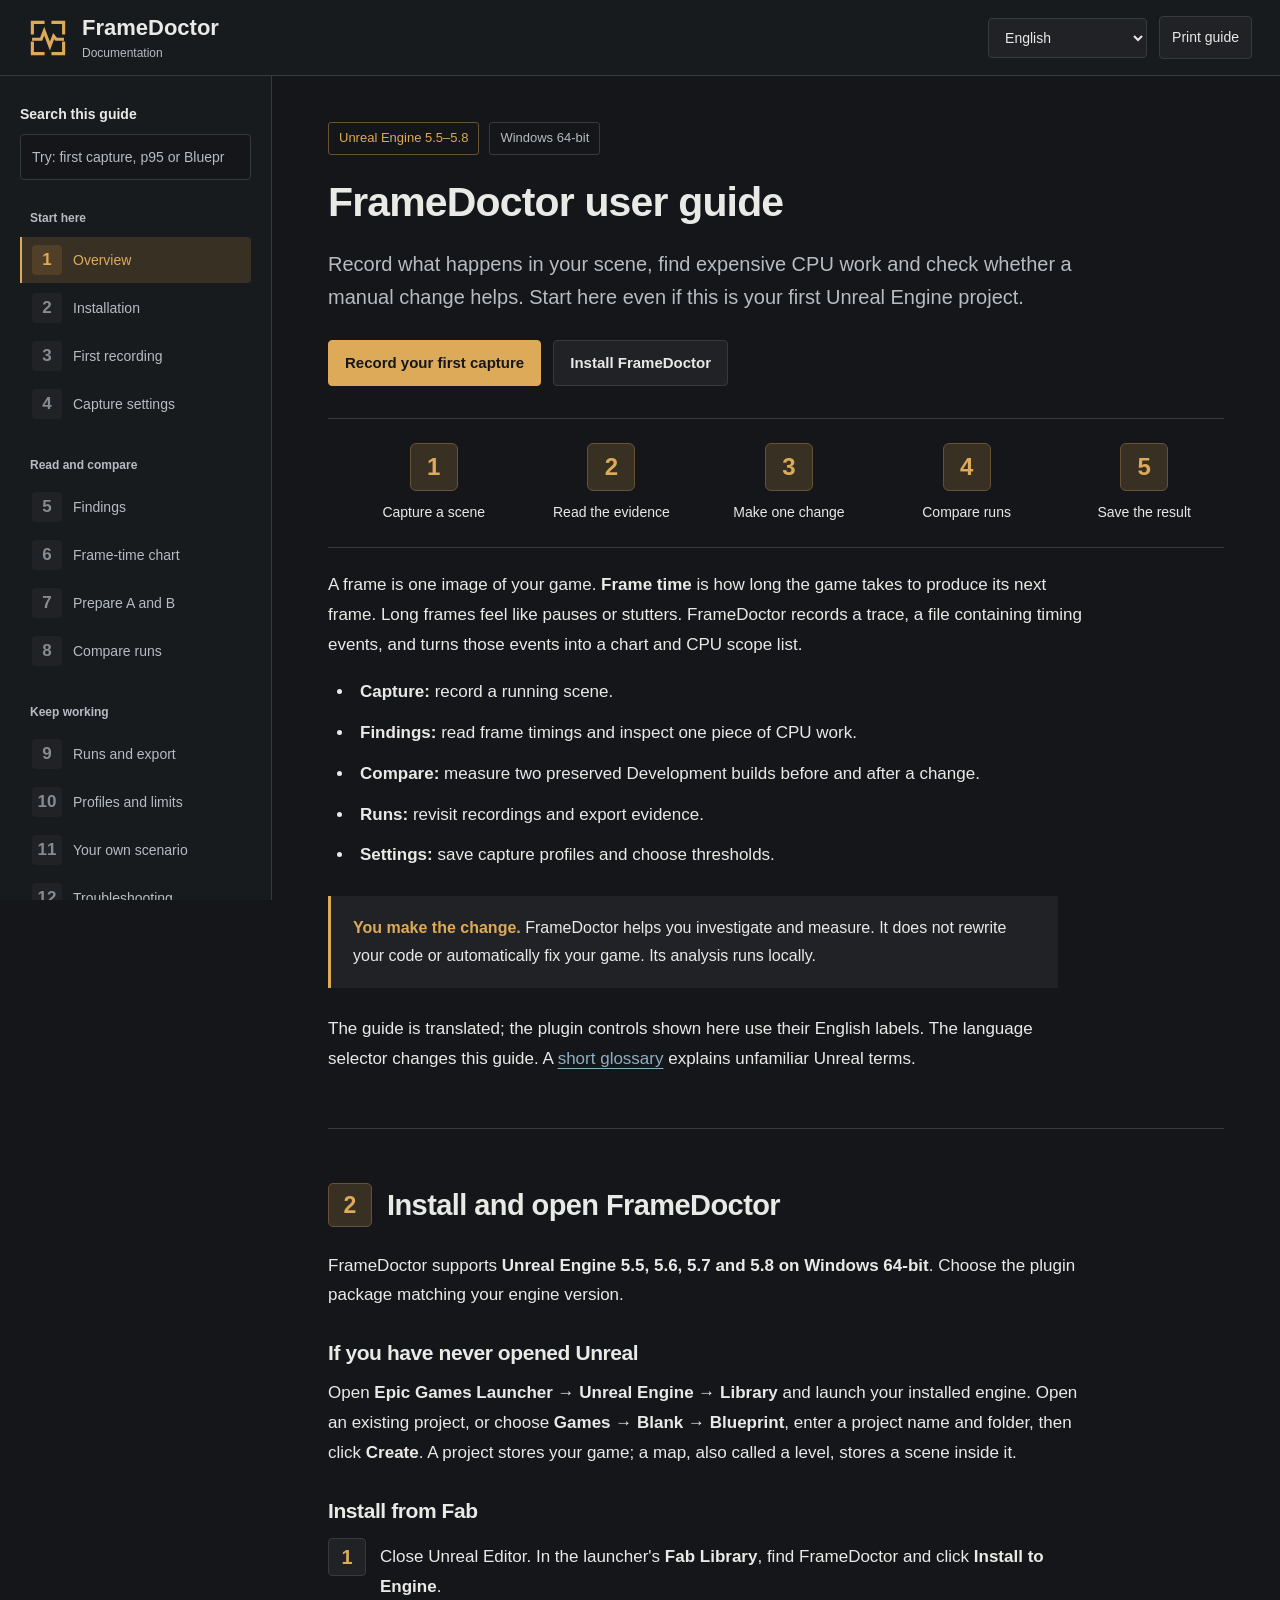
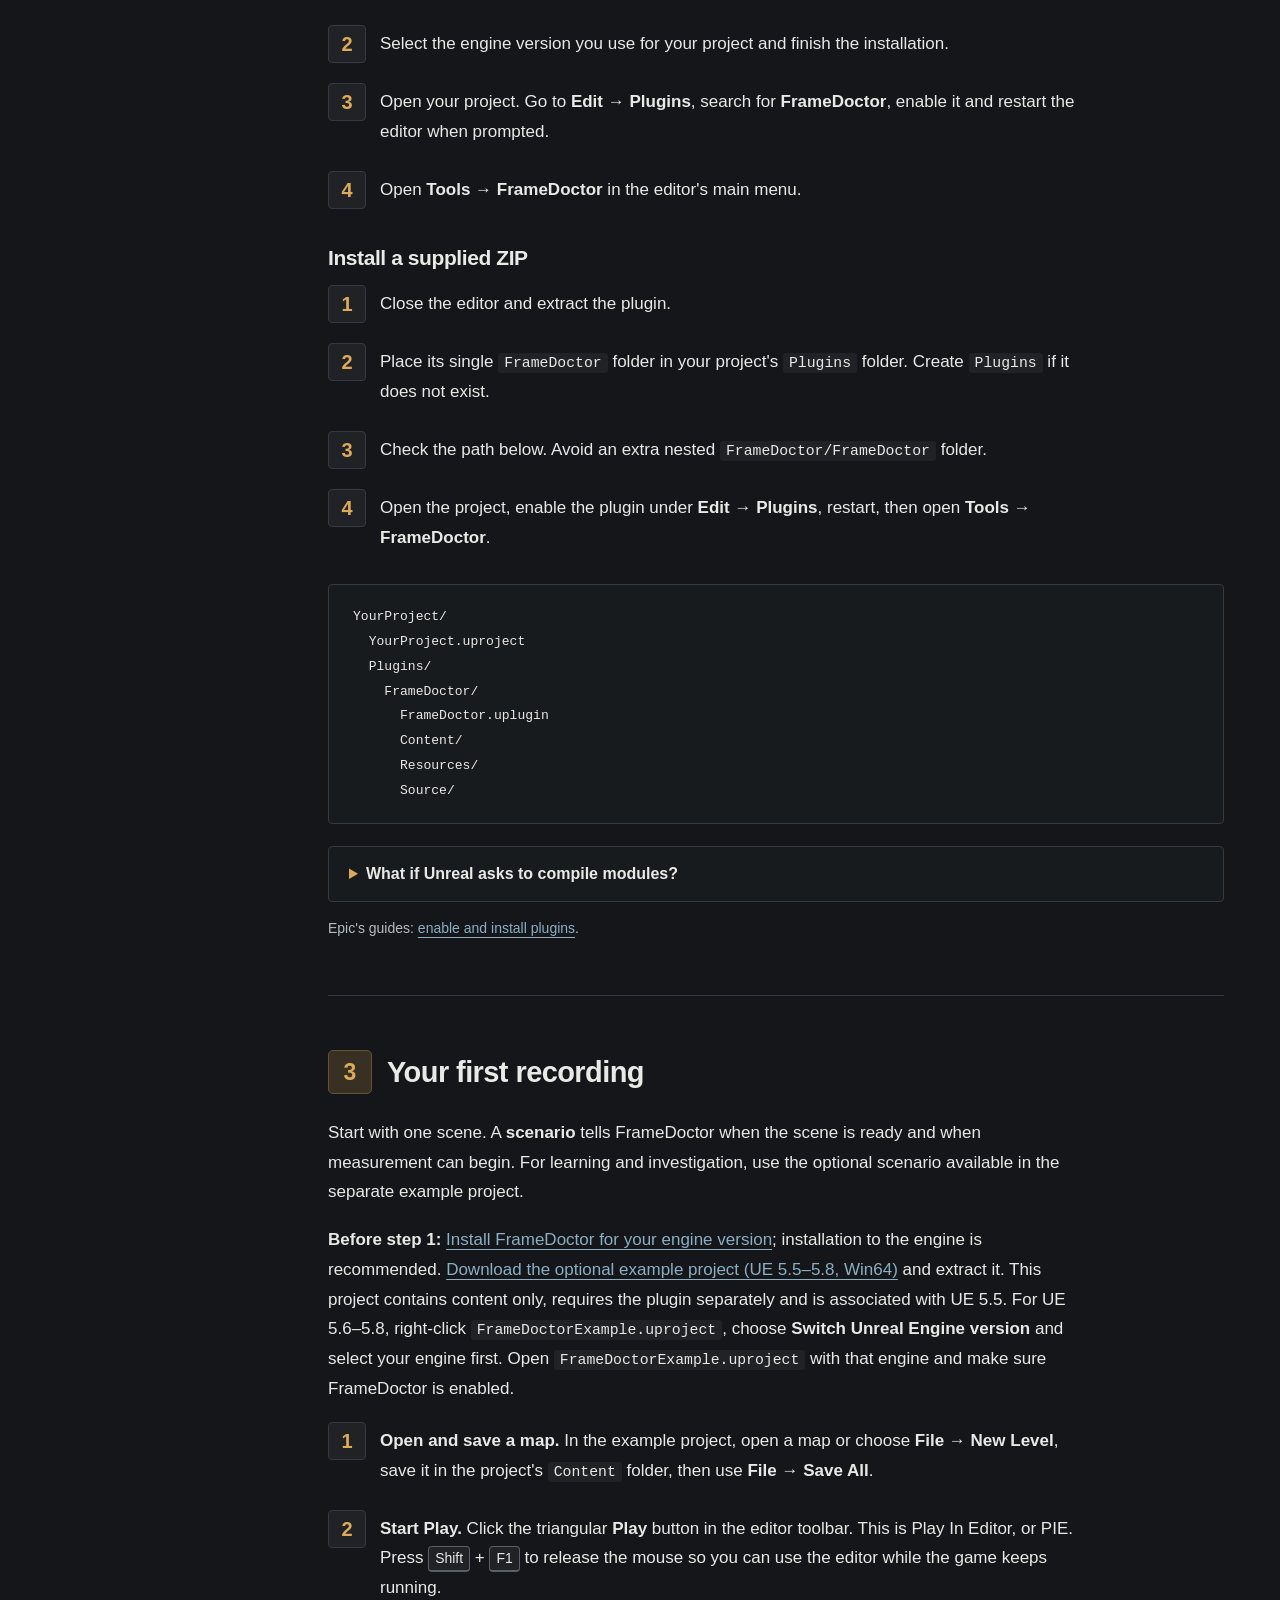
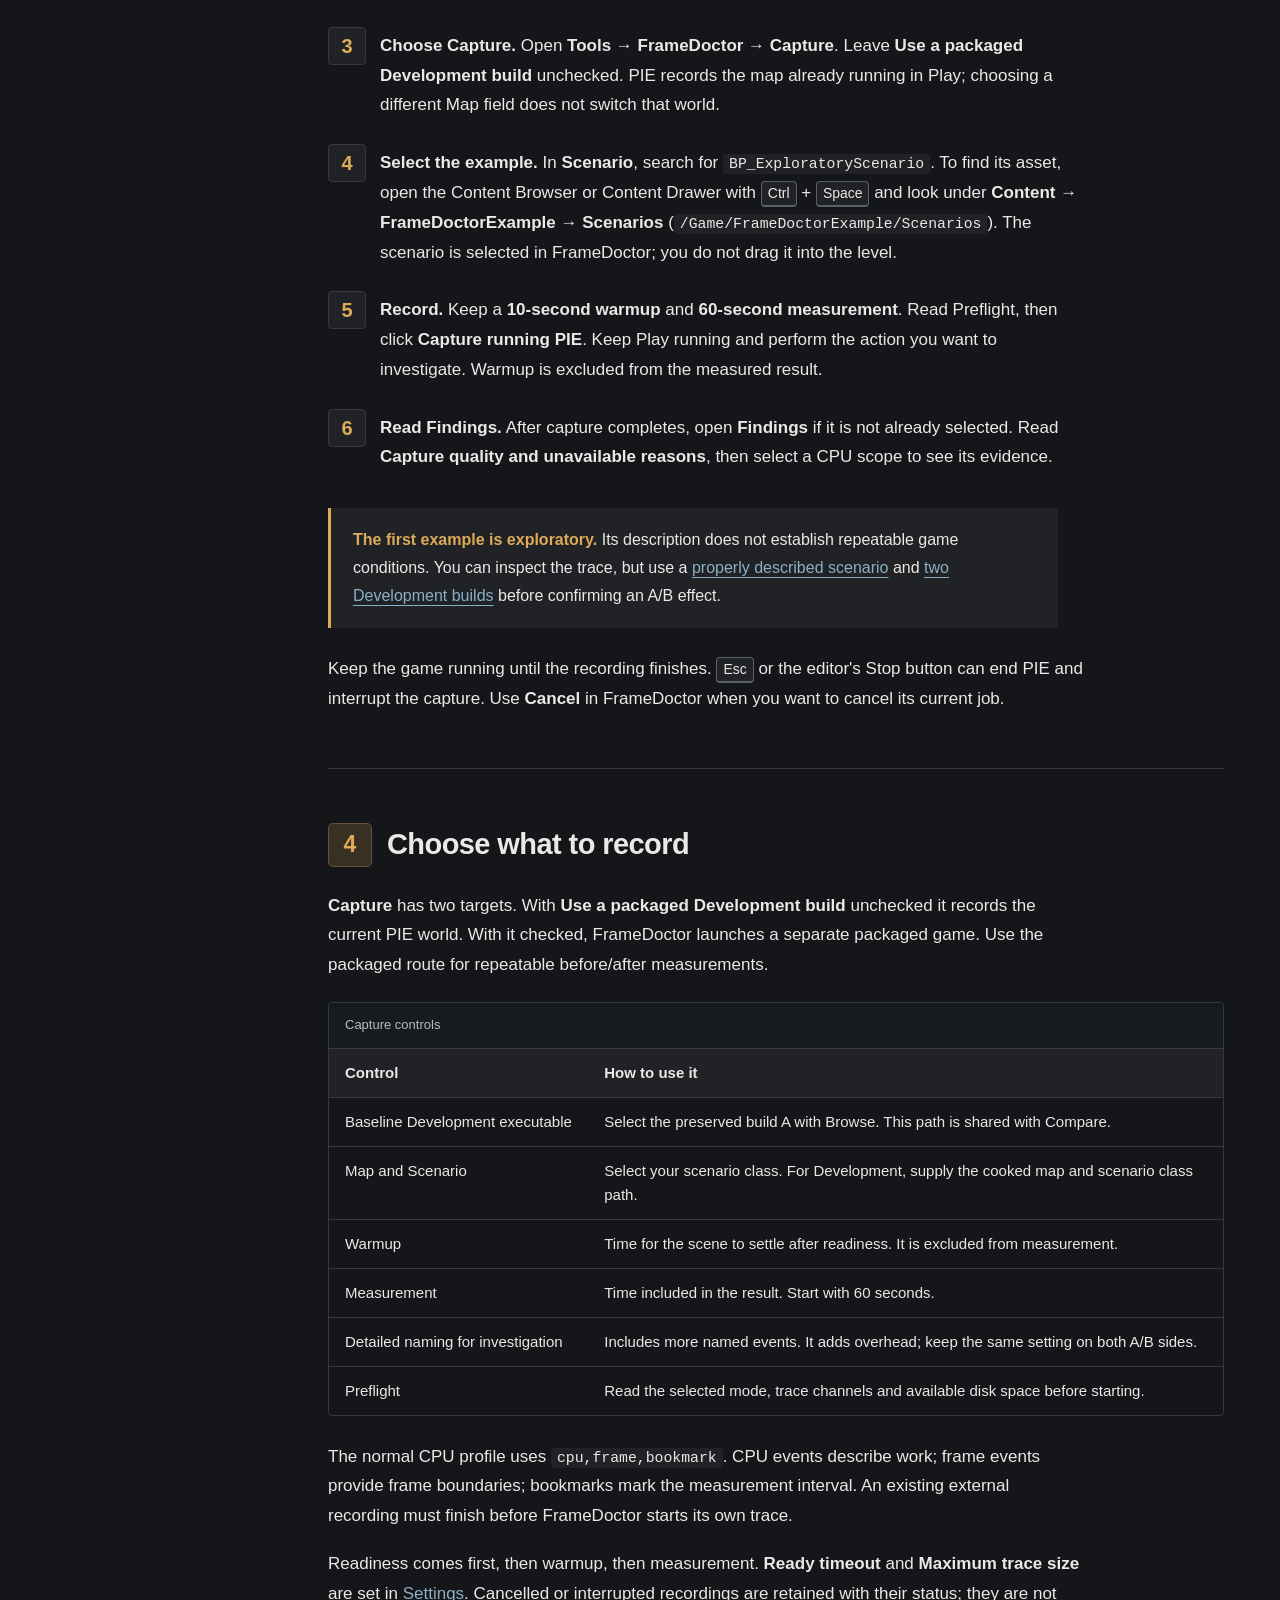
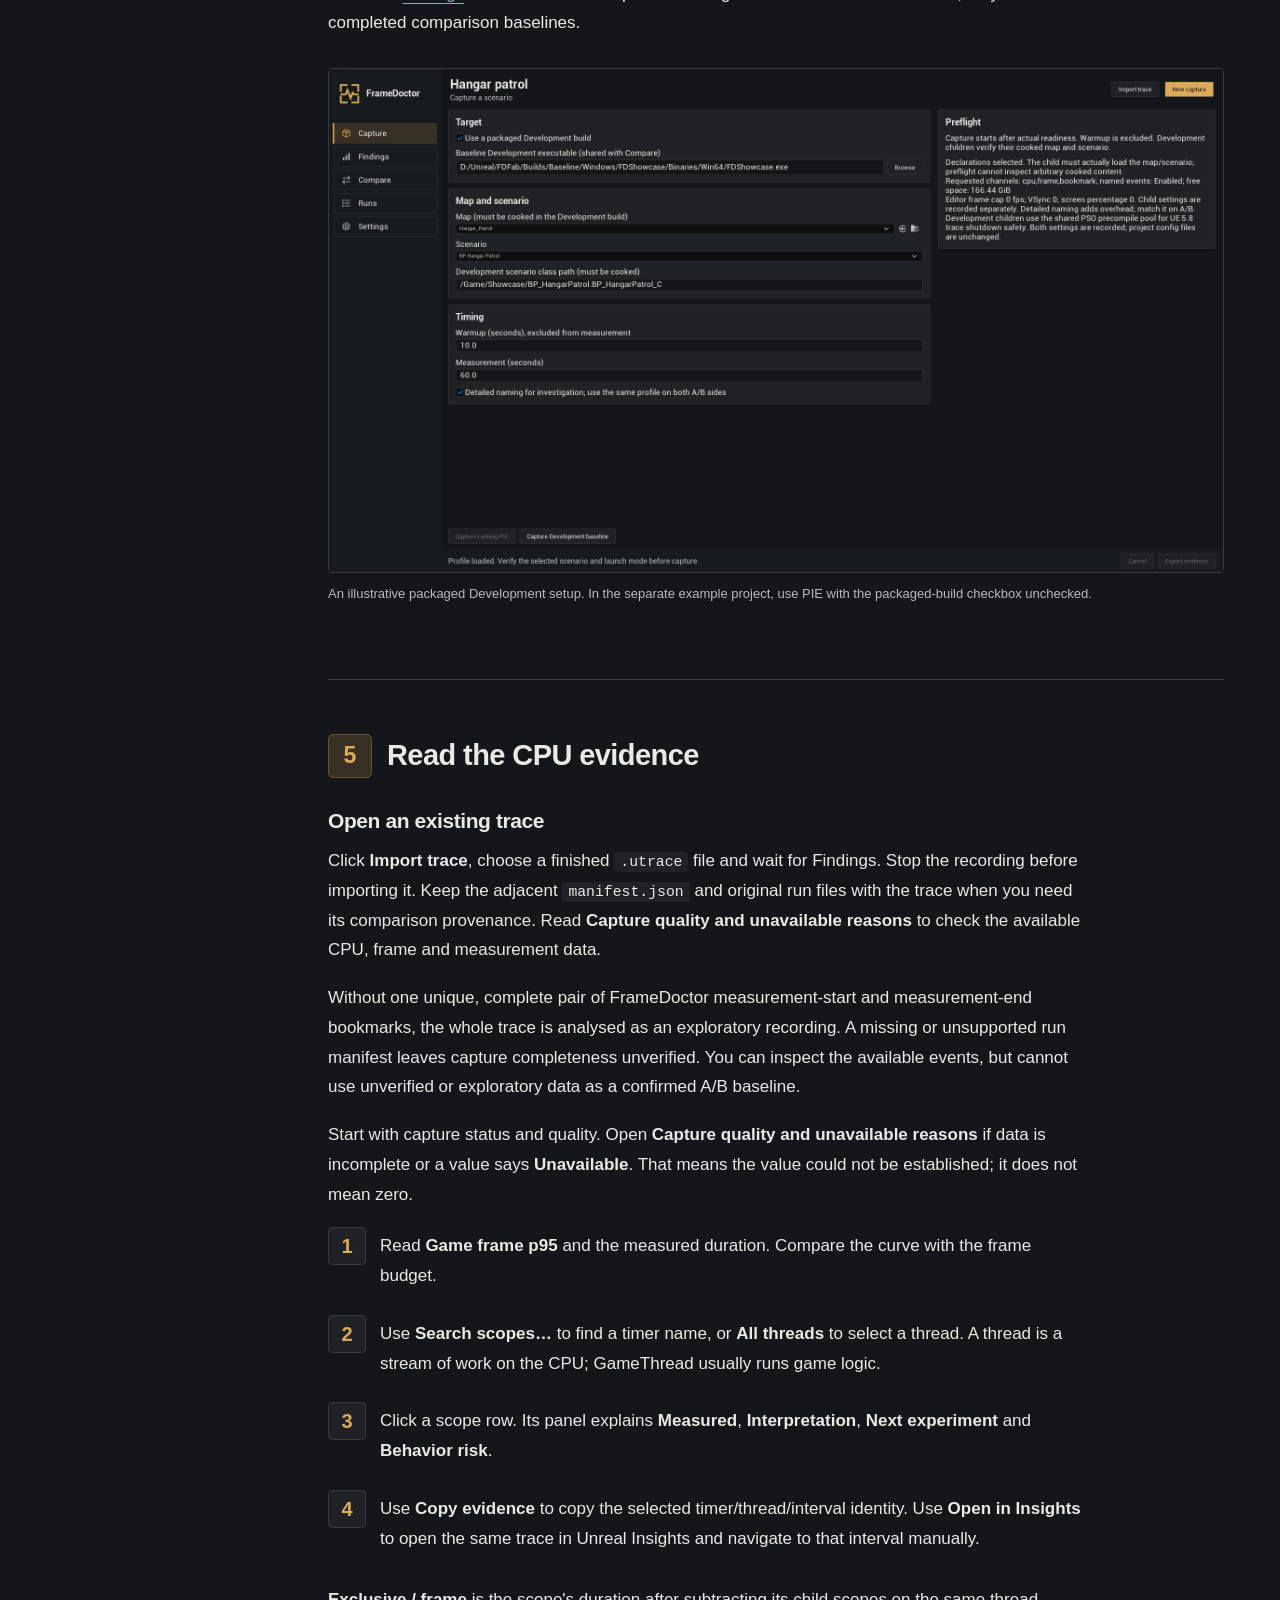
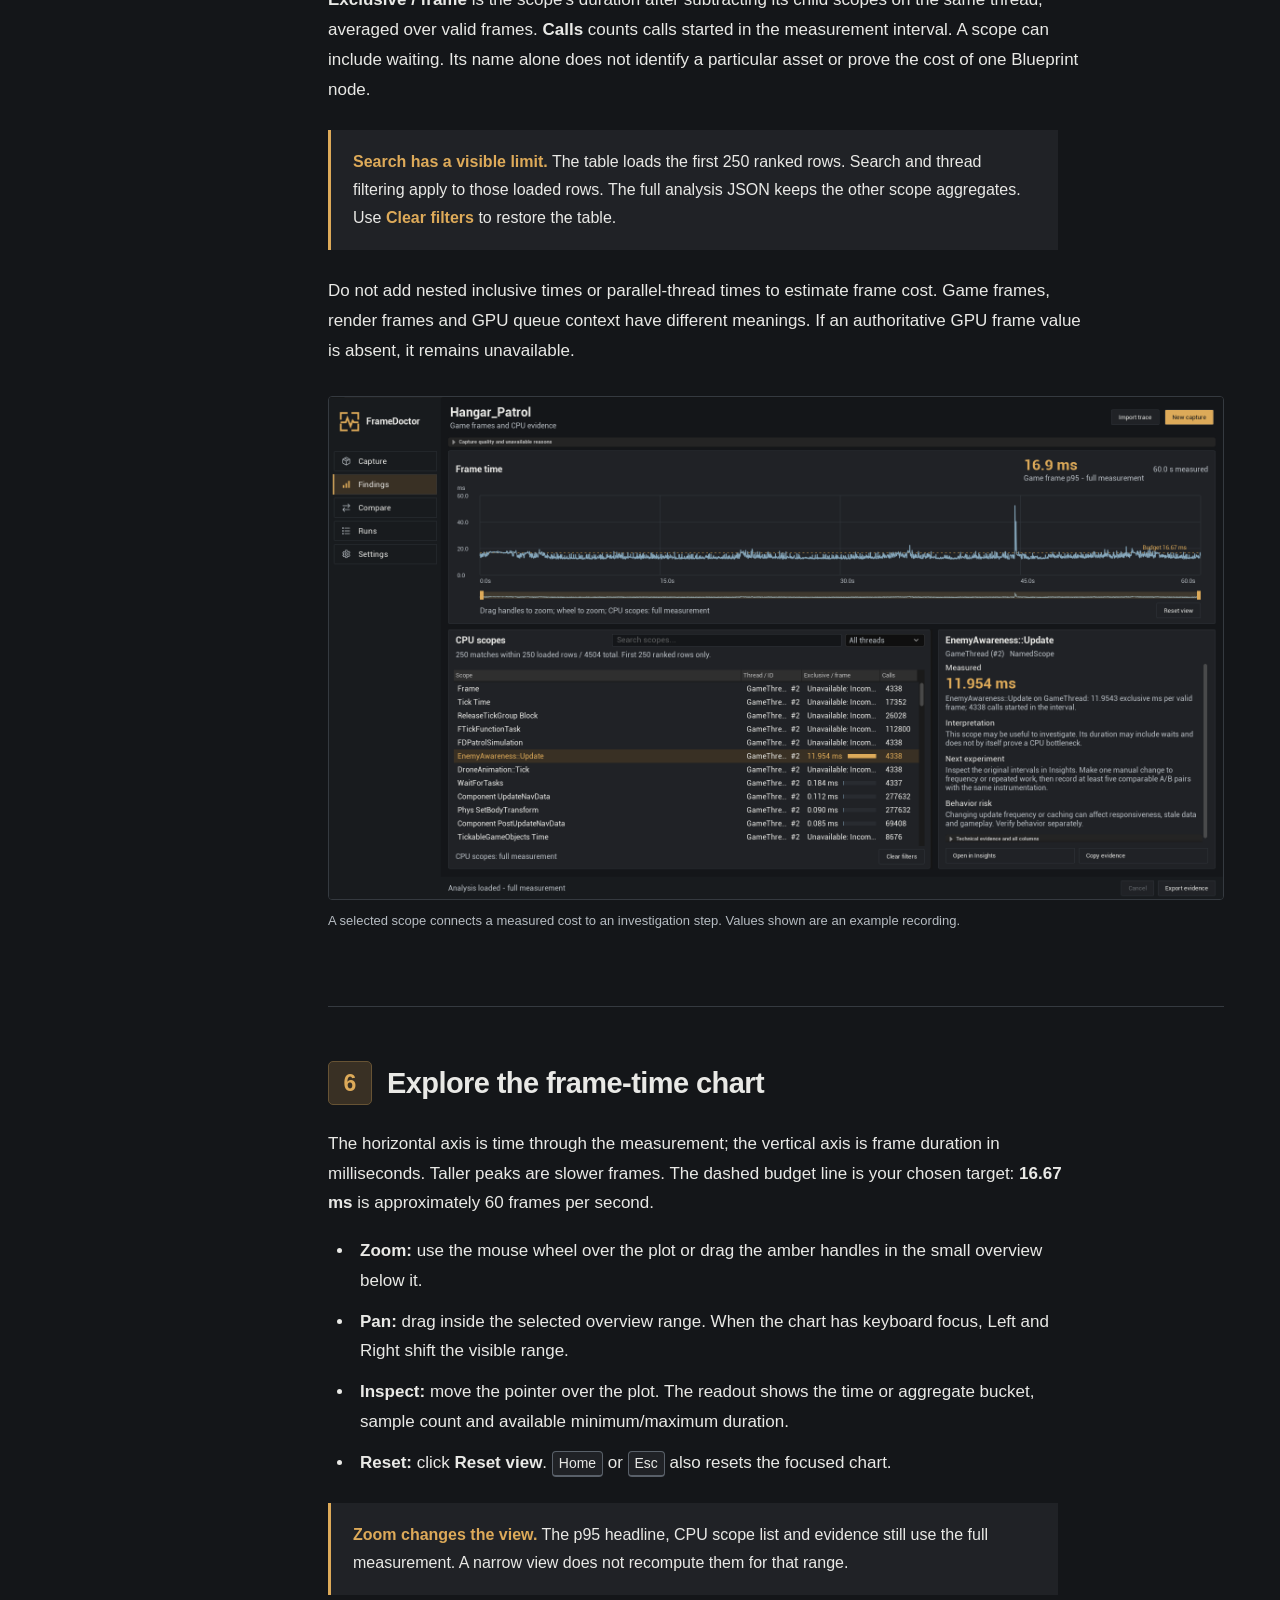
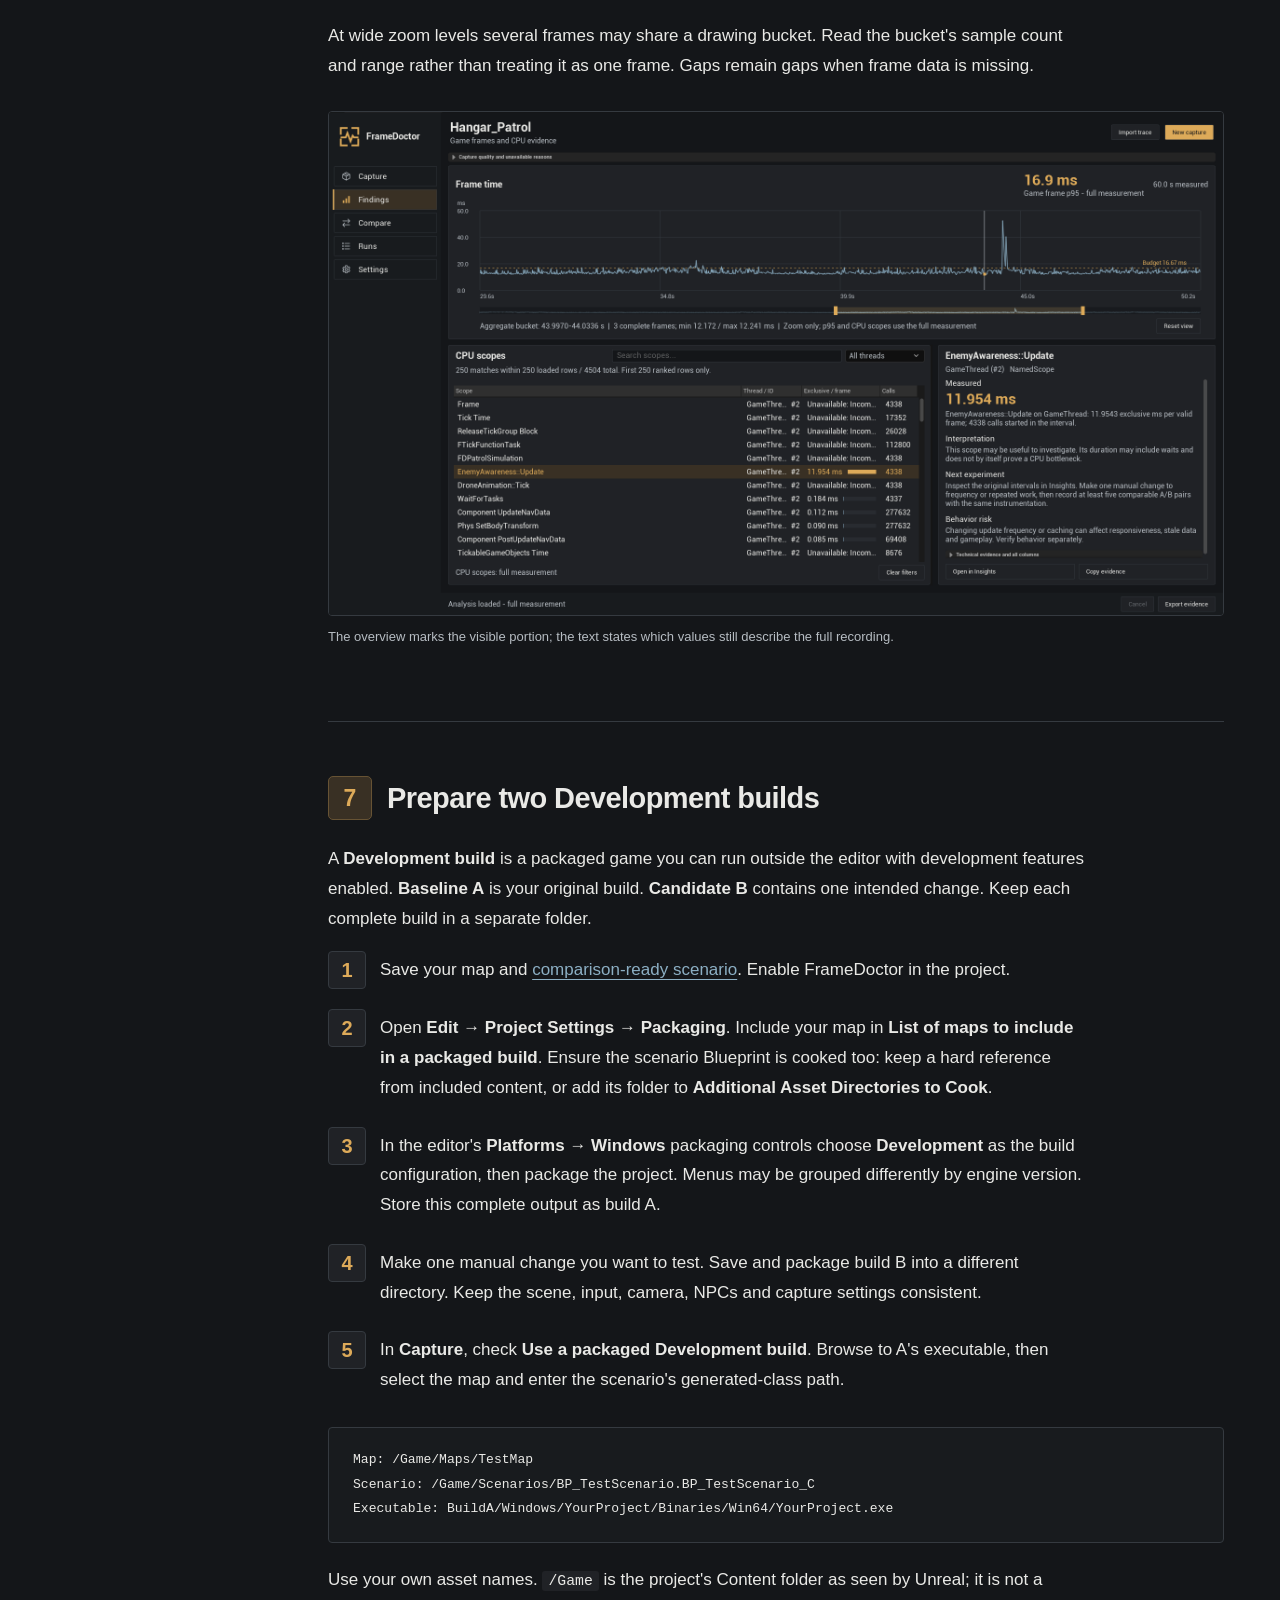
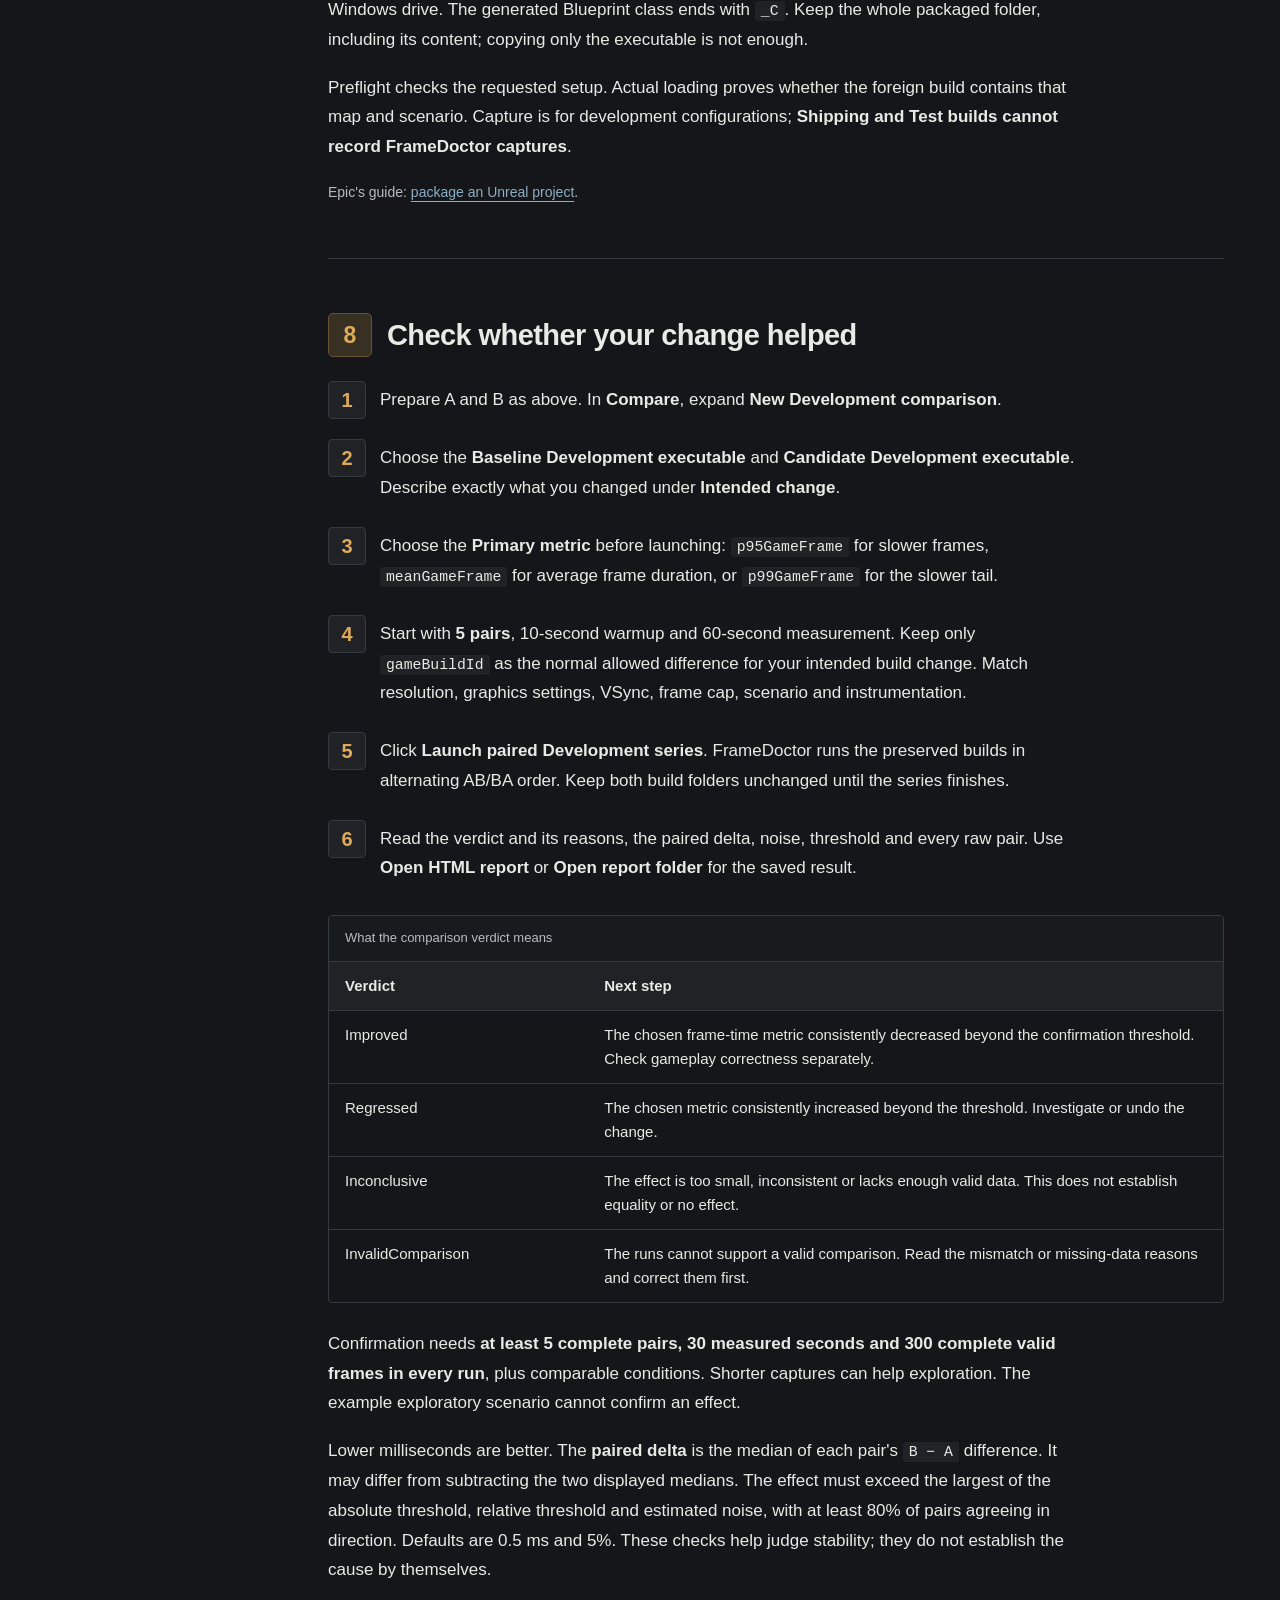
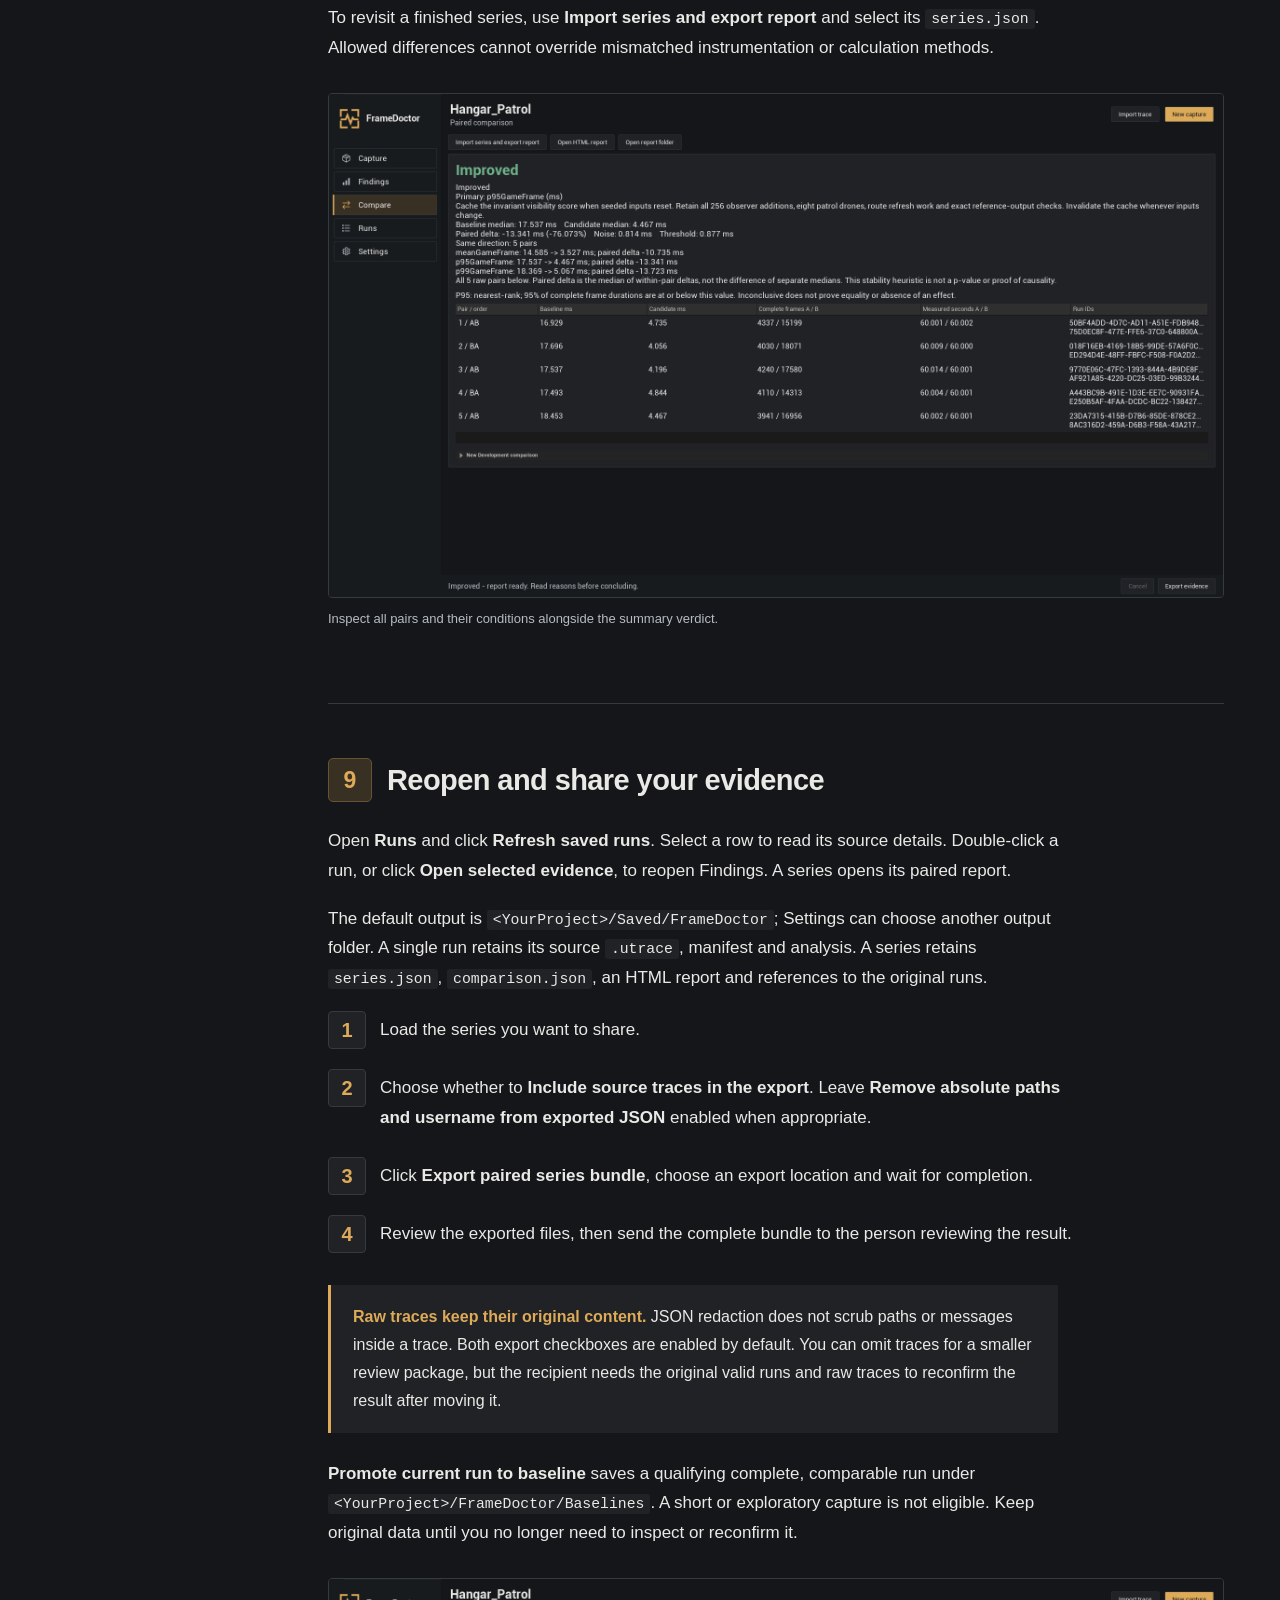
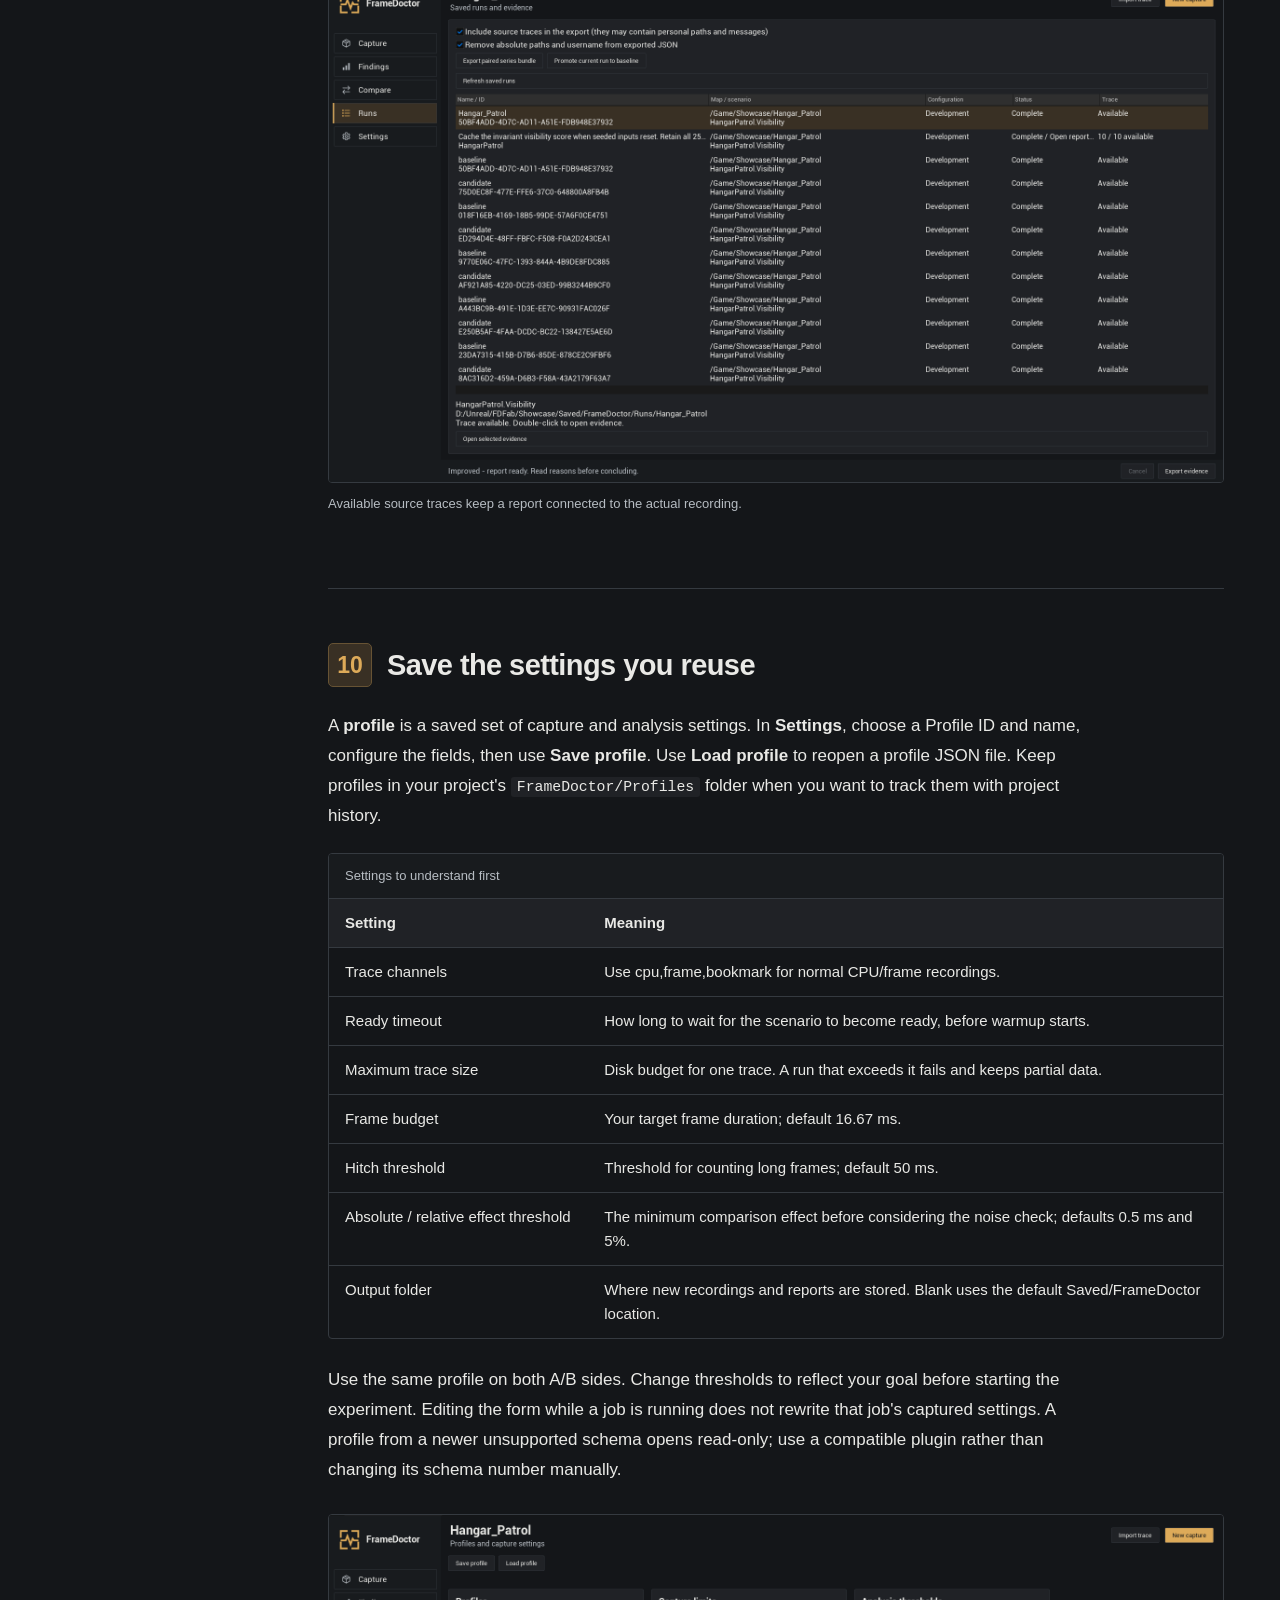
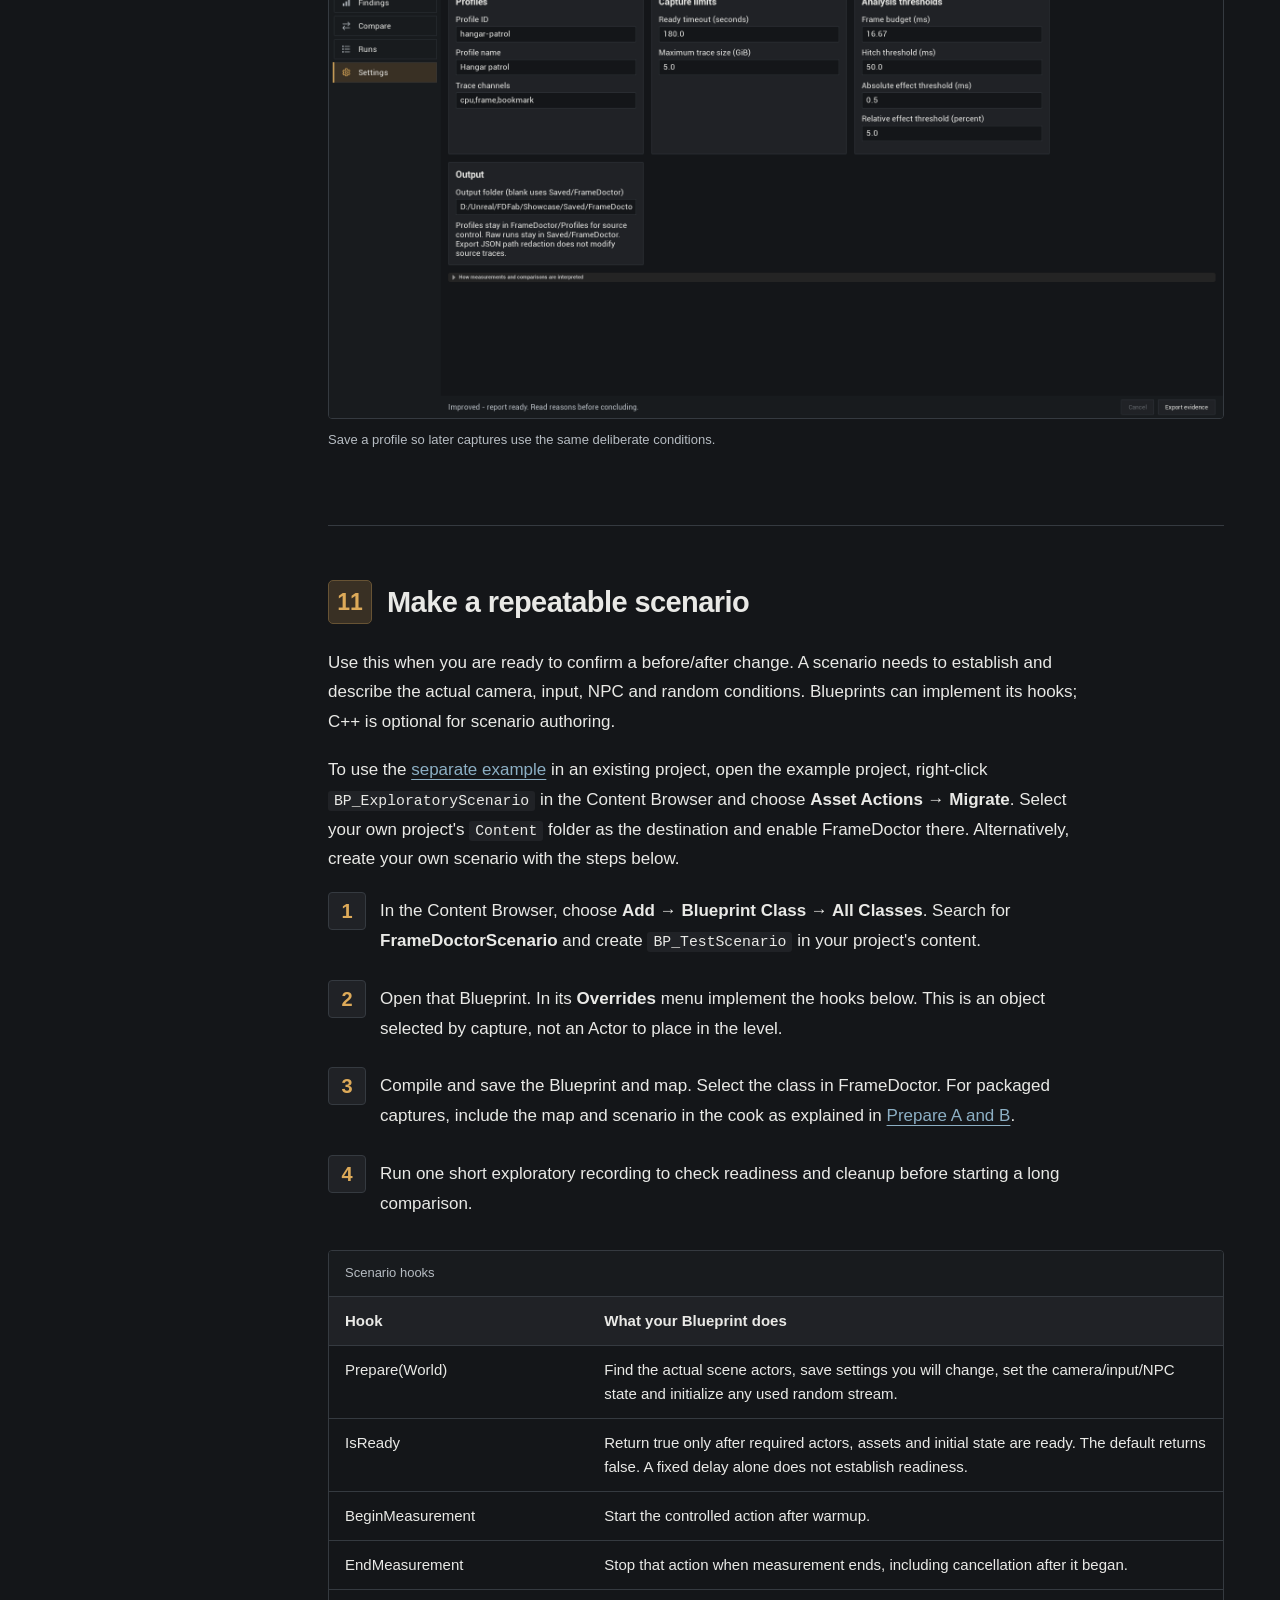
<file: index.html>
<!doctype html>
<html lang="en">
<head>
<meta charset="utf-8">
<meta name="viewport" content="width=device-width, initial-scale=1">
<meta name="color-scheme" content="dark">
<meta name="site-root" content="./">
<meta name="description" content="Install FrameDoctor, record your first Unreal Engine CPU trace, read frame timings, compare a manual change and share the evidence.">
<meta name="theme-color" content="#141619">
<title>FrameDoctor documentation | Unreal Engine 5.5–5.8</title>
<link rel="canonical" href="https://nexusforgeue.github.io/FrameDoctor-docs/">
<link rel="alternate" hreflang="en" href="https://nexusforgeue.github.io/FrameDoctor-docs/">
<link rel="alternate" hreflang="ru" href="https://nexusforgeue.github.io/FrameDoctor-docs/ru/">
<link rel="alternate" hreflang="de" href="https://nexusforgeue.github.io/FrameDoctor-docs/de/">
<link rel="alternate" hreflang="es" href="https://nexusforgeue.github.io/FrameDoctor-docs/es/">
<link rel="alternate" hreflang="fr" href="https://nexusforgeue.github.io/FrameDoctor-docs/fr/">
<link rel="alternate" hreflang="ja" href="https://nexusforgeue.github.io/FrameDoctor-docs/ja/">
<link rel="alternate" hreflang="ko" href="https://nexusforgeue.github.io/FrameDoctor-docs/ko/">
<link rel="alternate" hreflang="pt-BR" href="https://nexusforgeue.github.io/FrameDoctor-docs/pt-BR/">
<link rel="alternate" hreflang="zh-Hans" href="https://nexusforgeue.github.io/FrameDoctor-docs/zh-Hans/">
<link rel="alternate" hreflang="x-default" href="https://nexusforgeue.github.io/FrameDoctor-docs/">
<link rel="icon" type="image/svg+xml" href="./assets/framedoctor.svg">
<link rel="stylesheet" href="./assets/style.css">
<script src="./assets/app.js" defer></script>
</head>
<body data-search-empty="No matching chapters. Try a shorter search." data-search-results="{count} matching chapters">
<a class="skip-link" href="#main">Skip to the guide</a>
<header class="site-header"><a class="brand" href="#overview"><img src="./assets/framedoctor.svg" width="40" height="40" alt=""><span>FrameDoctor<small>Documentation</small></span></a><div class="header-actions"><label class="language-picker"><span class="visually-hidden">Guide language</span><select id="doc-locale" aria-label="Guide language"><option value="en" lang="en" selected>English</option><option value="ru" lang="ru">Русский</option><option value="de" lang="de">Deutsch</option><option value="es" lang="es">Español</option><option value="fr" lang="fr">Français</option><option value="ja" lang="ja">日本語</option><option value="ko" lang="ko">한국어</option><option value="pt-BR" lang="pt-BR">Português (Brasil)</option><option value="zh-Hans" lang="zh-Hans">简体中文</option></select></label><button type="button" class="print-button" id="print-guide">Print guide</button><button type="button" class="menu-button" id="menu-toggle" aria-label="Chapters" aria-controls="sidebar" aria-expanded="false"><span class="menu-caption">Chapters</span><svg class="menu-icon" aria-hidden="true" width="18" height="18" viewBox="0 0 18 18"><path d="M2 4h14M2 9h14M2 14h14" fill="none" stroke="currentColor" stroke-width="1.5"/></svg></button></div></header>
<div class="veil" id="menu-veil" aria-hidden="true"></div>
<div class="layout"><aside class="sidebar" id="sidebar"><div class="search-box"><label for="doc-search">Search this guide</label><input id="doc-search" type="search" placeholder="Try: first capture, p95 or Blueprint" autocomplete="off" aria-controls="search-results"><div class="search-results" id="search-results" hidden></div><p class="visually-hidden" id="search-status" role="status" aria-live="polite"></p></div><nav aria-label="Guide chapters"><p class="nav-heading">Start here</p><a href="#overview" aria-current="location"><span class="nav-number" aria-hidden="true">1</span><span>Overview</span></a>
<a href="#installation"><span class="nav-number" aria-hidden="true">2</span><span>Installation</span></a>
<a href="#first-capture"><span class="nav-number" aria-hidden="true">3</span><span>First recording</span></a>
<a href="#capture"><span class="nav-number" aria-hidden="true">4</span><span>Capture settings</span></a>
<p class="nav-heading">Read and compare</p><a href="#findings"><span class="nav-number" aria-hidden="true">5</span><span>Findings</span></a>
<a href="#frame-chart"><span class="nav-number" aria-hidden="true">6</span><span>Frame-time chart</span></a>
<a href="#development"><span class="nav-number" aria-hidden="true">7</span><span>Prepare A and B</span></a>
<a href="#compare"><span class="nav-number" aria-hidden="true">8</span><span>Compare runs</span></a>
<p class="nav-heading">Keep working</p><a href="#runs"><span class="nav-number" aria-hidden="true">9</span><span>Runs and export</span></a>
<a href="#profiles"><span class="nav-number" aria-hidden="true">10</span><span>Profiles and limits</span></a>
<a href="#scenarios"><span class="nav-number" aria-hidden="true">11</span><span>Your own scenario</span></a>
<a href="#troubleshooting"><span class="nav-number" aria-hidden="true">12</span><span>Troubleshooting</span></a>
<a href="#glossary"><span class="nav-number" aria-hidden="true">13</span><span>Glossary</span></a>
<a href="#support"><span class="nav-number" aria-hidden="true">14</span><span>Version and support</span></a></nav><div class="sidebar-footer"><span>FrameDoctor 1.0.0</span><span>Unreal Engine 5.5–5.8</span><span>Windows 64-bit</span></div></aside>
<main class="guide" id="main" tabindex="-1"><section class="doc-section overview" id="overview" data-title="What FrameDoctor does" tabindex="-1"><div class="compatibility"><span>Unreal Engine 5.5–5.8</span><span>Windows 64-bit</span></div><h1>FrameDoctor user guide</h1><p class="lead">Record what happens in your scene, find expensive CPU work and check whether a manual change helps. Start here even if this is your first Unreal Engine project.</p><div class="intro-actions"><a class="primary" href="#first-capture">Record your first capture</a><a class="secondary" href="#installation">Install FrameDoctor</a></div><ol class="workflow" aria-label="FrameDoctor user guide"><li>Capture a scene</li><li>Read the evidence</li><li>Make one change</li><li>Compare runs</li><li>Save the result</li></ol>

      <p>A frame is one image of your game. <strong>Frame time</strong> is how long the game takes to produce its next frame. Long frames feel like pauses or stutters. FrameDoctor records a trace, a file containing timing events, and turns those events into a chart and CPU scope list.</p>
      <ul><li><strong>Capture:</strong> record a running scene.</li><li><strong>Findings:</strong> read frame timings and inspect one piece of CPU work.</li><li><strong>Compare:</strong> measure two preserved Development builds before and after a change.</li><li><strong>Runs:</strong> revisit recordings and export evidence.</li><li><strong>Settings:</strong> save capture profiles and choose thresholds.</li></ul>
      <div class="callout"><strong>You make the change.</strong> FrameDoctor helps you investigate and measure. It does not rewrite your code or automatically fix your game. Its analysis runs locally.</div>
      <p>The guide is translated; the plugin controls shown here use their English labels. The language selector changes this guide. A <a href="#glossary">short glossary</a> explains unfamiliar Unreal terms.</p>
</section>
<section class="doc-section" id="installation" data-title="Install and open FrameDoctor" tabindex="-1"><div class="section-heading"><span class="chapter-number" aria-hidden="true">2</span><h2>Install and open FrameDoctor</h2></div>

      <p>FrameDoctor supports <strong>Unreal Engine 5.5, 5.6, 5.7 and 5.8 on Windows 64-bit</strong>. Choose the plugin package matching your engine version.</p>
      <h3>If you have never opened Unreal</h3><p>Open <strong>Epic Games Launcher → Unreal Engine → Library</strong> and launch your installed engine. Open an existing project, or choose <strong>Games → Blank → Blueprint</strong>, enter a project name and folder, then click <strong>Create</strong>. A project stores your game; a map, also called a level, stores a scene inside it.</p>
      <h3>Install from Fab</h3><ol role="list"><li>Close Unreal Editor. In the launcher's <strong>Fab Library</strong>, find FrameDoctor and click <strong>Install to Engine</strong>.</li><li>Select the engine version you use for your project and finish the installation.</li><li>Open your project. Go to <strong>Edit → Plugins</strong>, search for <strong>FrameDoctor</strong>, enable it and restart the editor when prompted.</li><li>Open <strong>Tools → FrameDoctor</strong> in the editor's main menu.</li></ol>
      <h3>Install a supplied ZIP</h3><ol role="list"><li>Close the editor and extract the plugin.</li><li>Place its single <code>FrameDoctor</code> folder in your project's <code>Plugins</code> folder. Create <code>Plugins</code> if it does not exist.</li><li>Check the path below. Avoid an extra nested <code>FrameDoctor/FrameDoctor</code> folder.</li><li>Open the project, enable the plugin under <strong>Edit → Plugins</strong>, restart, then open <strong>Tools → FrameDoctor</strong>.</li></ol>
      <pre><code>YourProject/
  YourProject.uproject
  Plugins/
    FrameDoctor/
      FrameDoctor.uplugin
      Content/
      Resources/
      Source/</code></pre>
      <details><summary>What if Unreal asks to compile modules?</summary><p>A compiled package also includes <code>Binaries</code>. A source-only package needs a matching C++ compiler toolchain even if your game uses Blueprints. Install Visual Studio 2022 with <strong>Game development with C++</strong> and the Windows SDK required by your engine. In a Blueprint-only project, use <strong>Tools → New C++ Class</strong> to add a minimal class and create the C++ project target. Close Unreal and build the project's <strong>Development Editor / Win64</strong> target in Visual Studio. Then reopen the project. If compilation fails, read the first build error and confirm the engine/package versions match.</p></details>
      <p class="reference">Epic's guides: <a href="https://dev.epicgames.com/documentation/en-us/unreal-engine/working-with-plugins-in-unreal-engine">enable and install plugins</a>.</p>
</section>
<section class="doc-section" id="first-capture" data-title="Your first recording" tabindex="-1"><div class="section-heading"><span class="chapter-number" aria-hidden="true">3</span><h2>Your first recording</h2></div>

      <p>Start with one scene. A <strong>scenario</strong> tells FrameDoctor when the scene is ready and when measurement can begin. For learning and investigation, use the optional scenario available in the separate example project.</p>
      <p><strong>Before step 1:</strong> <a href="#installation">Install FrameDoctor for your engine version</a>; installation to the engine is recommended. <a href="https://nexusforgeue.github.io/FrameDoctor-docs/assets/downloads/FrameDoctorExample-UE5.5-5.8.zip">Download the optional example project (UE 5.5–5.8, Win64)</a> and extract it. This project contains content only, requires the plugin separately and is associated with UE 5.5. For UE 5.6–5.8, right-click <code>FrameDoctorExample.uproject</code>, choose <strong>Switch Unreal Engine version</strong> and select your engine first. Open <code>FrameDoctorExample.uproject</code> with that engine and make sure FrameDoctor is enabled.</p>
      <ol role="list"><li><strong>Open and save a map.</strong> In the example project, open a map or choose <strong>File → New Level</strong>, save it in the project's <code>Content</code> folder, then use <strong>File → Save All</strong>.</li><li><strong>Start Play.</strong> Click the triangular <strong>Play</strong> button in the editor toolbar. This is Play In Editor, or PIE. Press <kbd>Shift</kbd> + <kbd>F1</kbd> to release the mouse so you can use the editor while the game keeps running.</li><li><strong>Choose Capture.</strong> Open <strong>Tools → FrameDoctor → Capture</strong>. Leave <strong>Use a packaged Development build</strong> unchecked. PIE records the map already running in Play; choosing a different Map field does not switch that world.</li><li><strong>Select the example.</strong> In <strong>Scenario</strong>, search for <code>BP_ExploratoryScenario</code>. To find its asset, open the Content Browser or Content Drawer with <kbd>Ctrl</kbd> + <kbd>Space</kbd> and look under <strong>Content → FrameDoctorExample → Scenarios</strong> (<code>/Game/FrameDoctorExample/Scenarios</code>). The scenario is selected in FrameDoctor; you do not drag it into the level.</li><li><strong>Record.</strong> Keep a <strong>10-second warmup</strong> and <strong>60-second measurement</strong>. Read Preflight, then click <strong>Capture running PIE</strong>. Keep Play running and perform the action you want to investigate. Warmup is excluded from the measured result.</li><li><strong>Read Findings.</strong> After capture completes, open <strong>Findings</strong> if it is not already selected. Read <strong>Capture quality and unavailable reasons</strong>, then select a CPU scope to see its evidence.</li></ol>
      <div class="callout"><strong>The first example is exploratory.</strong> Its description does not establish repeatable game conditions. You can inspect the trace, but use a <a href="#scenarios">properly described scenario</a> and <a href="#development">two Development builds</a> before confirming an A/B effect.</div>
      <p>Keep the game running until the recording finishes. <kbd>Esc</kbd> or the editor's Stop button can end PIE and interrupt the capture. Use <strong>Cancel</strong> in FrameDoctor when you want to cancel its current job.</p>
</section>
<section class="doc-section" id="capture" data-title="Choose what to record" tabindex="-1"><div class="section-heading"><span class="chapter-number" aria-hidden="true">4</span><h2>Choose what to record</h2></div>

      <p><strong>Capture</strong> has two targets. With <strong>Use a packaged Development build</strong> unchecked it records the current PIE world. With it checked, FrameDoctor launches a separate packaged game. Use the packaged route for repeatable before/after measurements.</p>
      <div class="table-scroll"><table><caption>Capture controls</caption><thead><tr><th>Control</th><th>How to use it</th></tr></thead><tbody><tr><td>Baseline Development executable</td><td>Select the preserved build A with Browse. This path is shared with Compare.</td></tr><tr><td>Map and Scenario</td><td>Select your scenario class. For Development, supply the cooked map and scenario class path.</td></tr><tr><td>Warmup</td><td>Time for the scene to settle after readiness. It is excluded from measurement.</td></tr><tr><td>Measurement</td><td>Time included in the result. Start with 60 seconds.</td></tr><tr><td>Detailed naming for investigation</td><td>Includes more named events. It adds overhead; keep the same setting on both A/B sides.</td></tr><tr><td>Preflight</td><td>Read the selected mode, trace channels and available disk space before starting.</td></tr></tbody></table></div>
      <p>The normal CPU profile uses <code>cpu,frame,bookmark</code>. CPU events describe work; frame events provide frame boundaries; bookmarks mark the measurement interval. An existing external recording must finish before FrameDoctor starts its own trace.</p>
      <p>Readiness comes first, then warmup, then measurement. <strong>Ready timeout</strong> and <strong>Maximum trace size</strong> are set in <a href="#profiles">Settings</a>. Cancelled or interrupted recordings are retained with their status; they are not completed comparison baselines.</p>
      <figure><a href="./assets/screens/capture.png" target="_blank" rel="noopener" aria-label="Open image at full size: Capture page with a Development target, map, scenario, warmup, measurement and Preflight."><img src="./assets/screens/capture.png" width="1920" height="1080" alt="Capture page with a Development target, map, scenario, warmup, measurement and Preflight." loading="lazy"></a><figcaption>An illustrative packaged Development setup. In the separate example project, use PIE with the packaged-build checkbox unchecked.</figcaption></figure>
</section>
<section class="doc-section" id="findings" data-title="Read the CPU evidence" tabindex="-1"><div class="section-heading"><span class="chapter-number" aria-hidden="true">5</span><h2>Read the CPU evidence</h2></div>

      <h3>Open an existing trace</h3><p>Click <strong>Import trace</strong>, choose a finished <code>.utrace</code> file and wait for Findings. Stop the recording before importing it. Keep the adjacent <code>manifest.json</code> and original run files with the trace when you need its comparison provenance. Read <strong>Capture quality and unavailable reasons</strong> to check the available CPU, frame and measurement data.</p>
      <p>Without one unique, complete pair of FrameDoctor measurement-start and measurement-end bookmarks, the whole trace is analysed as an exploratory recording. A missing or unsupported run manifest leaves capture completeness unverified. You can inspect the available events, but cannot use unverified or exploratory data as a confirmed A/B baseline.</p>
      <p>Start with capture status and quality. Open <strong>Capture quality and unavailable reasons</strong> if data is incomplete or a value says <strong>Unavailable</strong>. That means the value could not be established; it does not mean zero.</p>
      <ol role="list"><li>Read <strong>Game frame p95</strong> and the measured duration. Compare the curve with the frame budget.</li><li>Use <strong>Search scopes…</strong> to find a timer name, or <strong>All threads</strong> to select a thread. A thread is a stream of work on the CPU; GameThread usually runs game logic.</li><li>Click a scope row. Its panel explains <strong>Measured</strong>, <strong>Interpretation</strong>, <strong>Next experiment</strong> and <strong>Behavior risk</strong>.</li><li>Use <strong>Copy evidence</strong> to copy the selected timer/thread/interval identity. Use <strong>Open in Insights</strong> to open the same trace in Unreal Insights and navigate to that interval manually.</li></ol>
      <p><strong>Exclusive / frame</strong> is the scope's duration after subtracting its child scopes on the same thread, averaged over valid frames. <strong>Calls</strong> counts calls started in the measurement interval. A scope can include waiting. Its name alone does not identify a particular asset or prove the cost of one Blueprint node.</p>
      <div class="callout"><strong>Search has a visible limit.</strong> The table loads the first 250 ranked rows. Search and thread filtering apply to those loaded rows. The full analysis JSON keeps the other scope aggregates. Use <strong>Clear filters</strong> to restore the table.</div>
      <p>Do not add nested inclusive times or parallel-thread times to estimate frame cost. Game frames, render frames and GPU queue context have different meanings. If an authoritative GPU frame value is absent, it remains unavailable.</p>
      <figure><a href="./assets/screens/findings.png" target="_blank" rel="noopener" aria-label="Open image at full size: Findings with a real frame chart, a selected EnemyAwareness::Update scope and its evidence panel."><img src="./assets/screens/findings.png" width="1920" height="1080" alt="Findings with a real frame chart, a selected EnemyAwareness::Update scope and its evidence panel." loading="lazy"></a><figcaption>A selected scope connects a measured cost to an investigation step. Values shown are an example recording.</figcaption></figure>
</section>
<section class="doc-section" id="frame-chart" data-title="Explore the frame-time chart" tabindex="-1"><div class="section-heading"><span class="chapter-number" aria-hidden="true">6</span><h2>Explore the frame-time chart</h2></div>

      <p>The horizontal axis is time through the measurement; the vertical axis is frame duration in milliseconds. Taller peaks are slower frames. The dashed budget line is your chosen target: <strong>16.67 ms</strong> is approximately 60 frames per second.</p>
      <ul><li><strong>Zoom:</strong> use the mouse wheel over the plot or drag the amber handles in the small overview below it.</li><li><strong>Pan:</strong> drag inside the selected overview range. When the chart has keyboard focus, Left and Right shift the visible range.</li><li><strong>Inspect:</strong> move the pointer over the plot. The readout shows the time or aggregate bucket, sample count and available minimum/maximum duration.</li><li><strong>Reset:</strong> click <strong>Reset view</strong>. <kbd>Home</kbd> or <kbd>Esc</kbd> also resets the focused chart.</li></ul>
      <div class="callout"><strong>Zoom changes the view.</strong> The p95 headline, CPU scope list and evidence still use the full measurement. A narrow view does not recompute them for that range.</div>
      <p>At wide zoom levels several frames may share a drawing bucket. Read the bucket's sample count and range rather than treating it as one frame. Gaps remain gaps when frame data is missing.</p>
      <figure><a href="./assets/screens/chart.png" target="_blank" rel="noopener" aria-label="Open image at full size: A zoomed frame-time chart with overview handles, a hover bucket readout and unchanged full-measurement metrics."><img src="./assets/screens/chart.png" width="1920" height="1080" alt="A zoomed frame-time chart with overview handles, a hover bucket readout and unchanged full-measurement metrics." loading="lazy"></a><figcaption>The overview marks the visible portion; the text states which values still describe the full recording.</figcaption></figure>
</section>
<section class="doc-section" id="development" data-title="Prepare two Development builds" tabindex="-1"><div class="section-heading"><span class="chapter-number" aria-hidden="true">7</span><h2>Prepare two Development builds</h2></div>

      <p>A <strong>Development build</strong> is a packaged game you can run outside the editor with development features enabled. <strong>Baseline A</strong> is your original build. <strong>Candidate B</strong> contains one intended change. Keep each complete build in a separate folder.</p>
      <ol role="list"><li>Save your map and <a href="#scenarios">comparison-ready scenario</a>. Enable FrameDoctor in the project.</li><li>Open <strong>Edit → Project Settings → Packaging</strong>. Include your map in <strong>List of maps to include in a packaged build</strong>. Ensure the scenario Blueprint is cooked too: keep a hard reference from included content, or add its folder to <strong>Additional Asset Directories to Cook</strong>.</li><li>In the editor's <strong>Platforms → Windows</strong> packaging controls choose <strong>Development</strong> as the build configuration, then package the project. Menus may be grouped differently by engine version. Store this complete output as build A.</li><li>Make one manual change you want to test. Save and package build B into a different directory. Keep the scene, input, camera, NPCs and capture settings consistent.</li><li>In <strong>Capture</strong>, check <strong>Use a packaged Development build</strong>. Browse to A's executable, then select the map and enter the scenario's generated-class path.</li></ol>
      <pre><code>Map: /Game/Maps/TestMap
Scenario: /Game/Scenarios/BP_TestScenario.BP_TestScenario_C
Executable: BuildA/Windows/YourProject/Binaries/Win64/YourProject.exe</code></pre>
      <p>Use your own asset names. <code>/Game</code> is the project's Content folder as seen by Unreal; it is not a Windows drive. The generated Blueprint class ends with <code>_C</code>. Keep the whole packaged folder, including its content; copying only the executable is not enough.</p>
      <p>Preflight checks the requested setup. Actual loading proves whether the foreign build contains that map and scenario. Capture is for development configurations; <strong>Shipping and Test builds cannot record FrameDoctor captures</strong>.</p>
      <p class="reference">Epic's guide: <a href="https://dev.epicgames.com/documentation/en-us/unreal-engine/packaging-your-project">package an Unreal project</a>.</p>
</section>
<section class="doc-section" id="compare" data-title="Check whether your change helped" tabindex="-1"><div class="section-heading"><span class="chapter-number" aria-hidden="true">8</span><h2>Check whether your change helped</h2></div>

      <ol role="list"><li>Prepare A and B as above. In <strong>Compare</strong>, expand <strong>New Development comparison</strong>.</li><li>Choose the <strong>Baseline Development executable</strong> and <strong>Candidate Development executable</strong>. Describe exactly what you changed under <strong>Intended change</strong>.</li><li>Choose the <strong>Primary metric</strong> before launching: <code>p95GameFrame</code> for slower frames, <code>meanGameFrame</code> for average frame duration, or <code>p99GameFrame</code> for the slower tail.</li><li>Start with <strong>5 pairs</strong>, 10-second warmup and 60-second measurement. Keep only <code>gameBuildId</code> as the normal allowed difference for your intended build change. Match resolution, graphics settings, VSync, frame cap, scenario and instrumentation.</li><li>Click <strong>Launch paired Development series</strong>. FrameDoctor runs the preserved builds in alternating AB/BA order. Keep both build folders unchanged until the series finishes.</li><li>Read the verdict and its reasons, the paired delta, noise, threshold and every raw pair. Use <strong>Open HTML report</strong> or <strong>Open report folder</strong> for the saved result.</li></ol>
      <div class="table-scroll"><table><caption>What the comparison verdict means</caption><thead><tr><th>Verdict</th><th>Next step</th></tr></thead><tbody><tr><td>Improved</td><td>The chosen frame-time metric consistently decreased beyond the confirmation threshold. Check gameplay correctness separately.</td></tr><tr><td>Regressed</td><td>The chosen metric consistently increased beyond the threshold. Investigate or undo the change.</td></tr><tr><td>Inconclusive</td><td>The effect is too small, inconsistent or lacks enough valid data. This does not establish equality or no effect.</td></tr><tr><td>InvalidComparison</td><td>The runs cannot support a valid comparison. Read the mismatch or missing-data reasons and correct them first.</td></tr></tbody></table></div>
      <p>Confirmation needs <strong>at least 5 complete pairs, 30 measured seconds and 300 complete valid frames in every run</strong>, plus comparable conditions. Shorter captures can help exploration. The example exploratory scenario cannot confirm an effect.</p>
      <p>Lower milliseconds are better. The <strong>paired delta</strong> is the median of each pair's <code>B − A</code> difference. It may differ from subtracting the two displayed medians. The effect must exceed the largest of the absolute threshold, relative threshold and estimated noise, with at least 80% of pairs agreeing in direction. Defaults are 0.5 ms and 5%. These checks help judge stability; they do not establish the cause by themselves.</p>
      <p>To revisit a finished series, use <strong>Import series and export report</strong> and select its <code>series.json</code>. Allowed differences cannot override mismatched instrumentation or calculation methods.</p>
      <figure><a href="./assets/screens/compare.png" target="_blank" rel="noopener" aria-label="Open image at full size: A real five-pair comparison showing the verdict, individual runs, paired delta, noise and threshold."><img src="./assets/screens/compare.png" width="1920" height="1080" alt="A real five-pair comparison showing the verdict, individual runs, paired delta, noise and threshold." loading="lazy"></a><figcaption>Inspect all pairs and their conditions alongside the summary verdict.</figcaption></figure>
</section>
<section class="doc-section" id="runs" data-title="Reopen and share your evidence" tabindex="-1"><div class="section-heading"><span class="chapter-number" aria-hidden="true">9</span><h2>Reopen and share your evidence</h2></div>

      <p>Open <strong>Runs</strong> and click <strong>Refresh saved runs</strong>. Select a row to read its source details. Double-click a run, or click <strong>Open selected evidence</strong>, to reopen Findings. A series opens its paired report.</p>
      <p>The default output is <code>&lt;YourProject&gt;/Saved/FrameDoctor</code>; Settings can choose another output folder. A single run retains its source <code>.utrace</code>, manifest and analysis. A series retains <code>series.json</code>, <code>comparison.json</code>, an HTML report and references to the original runs.</p>
      <ol role="list"><li>Load the series you want to share.</li><li>Choose whether to <strong>Include source traces in the export</strong>. Leave <strong>Remove absolute paths and username from exported JSON</strong> enabled when appropriate.</li><li>Click <strong>Export paired series bundle</strong>, choose an export location and wait for completion.</li><li>Review the exported files, then send the complete bundle to the person reviewing the result.</li></ol>
      <div class="callout"><strong>Raw traces keep their original content.</strong> JSON redaction does not scrub paths or messages inside a trace. Both export checkboxes are enabled by default. You can omit traces for a smaller review package, but the recipient needs the original valid runs and raw traces to reconfirm the result after moving it.</div>
      <p><strong>Promote current run to baseline</strong> saves a qualifying complete, comparable run under <code>&lt;YourProject&gt;/FrameDoctor/Baselines</code>. A short or exploratory capture is not eligible. Keep original data until you no longer need to inspect or reconfirm it.</p>
      <figure><a href="./assets/screens/runs.png" target="_blank" rel="noopener" aria-label="Open image at full size: Saved completed runs, source-trace availability, export options and a selected source recording."><img src="./assets/screens/runs.png" width="1920" height="1080" alt="Saved completed runs, source-trace availability, export options and a selected source recording." loading="lazy"></a><figcaption>Available source traces keep a report connected to the actual recording.</figcaption></figure>
</section>
<section class="doc-section" id="profiles" data-title="Save the settings you reuse" tabindex="-1"><div class="section-heading"><span class="chapter-number" aria-hidden="true">10</span><h2>Save the settings you reuse</h2></div>

      <p>A <strong>profile</strong> is a saved set of capture and analysis settings. In <strong>Settings</strong>, choose a Profile ID and name, configure the fields, then use <strong>Save profile</strong>. Use <strong>Load profile</strong> to reopen a profile JSON file. Keep profiles in your project's <code>FrameDoctor/Profiles</code> folder when you want to track them with project history.</p>
      <div class="table-scroll"><table><caption>Settings to understand first</caption><thead><tr><th>Setting</th><th>Meaning</th></tr></thead><tbody><tr><td>Trace channels</td><td>Use cpu,frame,bookmark for normal CPU/frame recordings.</td></tr><tr><td>Ready timeout</td><td>How long to wait for the scenario to become ready, before warmup starts.</td></tr><tr><td>Maximum trace size</td><td>Disk budget for one trace. A run that exceeds it fails and keeps partial data.</td></tr><tr><td>Frame budget</td><td>Your target frame duration; default 16.67 ms.</td></tr><tr><td>Hitch threshold</td><td>Threshold for counting long frames; default 50 ms.</td></tr><tr><td>Absolute / relative effect threshold</td><td>The minimum comparison effect before considering the noise check; defaults 0.5 ms and 5%.</td></tr><tr><td>Output folder</td><td>Where new recordings and reports are stored. Blank uses the default Saved/FrameDoctor location.</td></tr></tbody></table></div>
      <p>Use the same profile on both A/B sides. Change thresholds to reflect your goal before starting the experiment. Editing the form while a job is running does not rewrite that job's captured settings. A profile from a newer unsupported schema opens read-only; use a compatible plugin rather than changing its schema number manually.</p>
      <figure><a href="./assets/screens/settings.png" target="_blank" rel="noopener" aria-label="Open image at full size: Settings page with profile fields, capture limits, analysis thresholds and output location."><img src="./assets/screens/settings.png" width="1920" height="1080" alt="Settings page with profile fields, capture limits, analysis thresholds and output location." loading="lazy"></a><figcaption>Save a profile so later captures use the same deliberate conditions.</figcaption></figure>
</section>
<section class="doc-section" id="scenarios" data-title="Make a repeatable scenario" tabindex="-1"><div class="section-heading"><span class="chapter-number" aria-hidden="true">11</span><h2>Make a repeatable scenario</h2></div>

      <p>Use this when you are ready to confirm a before/after change. A scenario needs to establish and describe the actual camera, input, NPC and random conditions. Blueprints can implement its hooks; C++ is optional for scenario authoring.</p>
      <p>To use the <a href="#first-capture">separate example</a> in an existing project, open the example project, right-click <code>BP_ExploratoryScenario</code> in the Content Browser and choose <strong>Asset Actions → Migrate</strong>. Select your own project's <code>Content</code> folder as the destination and enable FrameDoctor there. Alternatively, create your own scenario with the steps below.</p>
      <ol role="list"><li>In the Content Browser, choose <strong>Add → Blueprint Class → All Classes</strong>. Search for <strong>FrameDoctorScenario</strong> and create <code>BP_TestScenario</code> in your project's content.</li><li>Open that Blueprint. In its <strong>Overrides</strong> menu implement the hooks below. This is an object selected by capture, not an Actor to place in the level.</li><li>Compile and save the Blueprint and map. Select the class in FrameDoctor. For packaged captures, include the map and scenario in the cook as explained in <a href="#development">Prepare A and B</a>.</li><li>Run one short exploratory recording to check readiness and cleanup before starting a long comparison.</li></ol>
      <div class="table-scroll"><table><caption>Scenario hooks</caption><thead><tr><th>Hook</th><th>What your Blueprint does</th></tr></thead><tbody><tr><td>Prepare(World)</td><td>Find the actual scene actors, save settings you will change, set the camera/input/NPC state and initialize any used random stream.</td></tr><tr><td>IsReady</td><td>Return true only after required actors, assets and initial state are ready. The default returns false. A fixed delay alone does not establish readiness.</td></tr><tr><td>BeginMeasurement</td><td>Start the controlled action after warmup.</td></tr><tr><td>EndMeasurement</td><td>Stop that action when measurement ends, including cancellation after it began.</td></tr><tr><td>Cleanup</td><td>Restore only your scenario's changes. Handle partial preparation and cancellation.</td></tr><tr><td>DescribeScenario</td><td>Return a Frame Doctor Scenario Snapshot describing the conditions below.</td></tr></tbody></table></div>
      <details><summary>Fill the scenario snapshot</summary><p>In <strong>DescribeScenario</strong>, connect <strong>Make Frame Doctor Scenario Snapshot</strong> to the return value. Fill these fields truthfully:</p><ul><li><strong>ScenarioId / Revision:</strong> stable nonempty identity and revision.</li><li><strong>CameraRoute:</strong> the actual fixed viewpoint or reproducible path.</li><li><strong>InputConditions:</strong> the input used, or how player input is kept out.</li><li><strong>NpcConditions:</strong> the population and behavior, including explicitly having no NPCs.</li><li><strong>ParametersJson:</strong> optional valid JSON object, for example <code>{"route":"fixed","npcCount":0}</code> only when that describes the scene.</li><li><strong>SeedPolicy / RandomSeed:</strong> Known only when you actually initialize the game's randomness with that seed; NotUsed when no randomness is used; Unknown when it is not established.</li><li><strong>DeclaredNondeterminism:</strong> remaining variation such as physics, streaming or operating-system scheduling.</li></ul><p>Writing a seed number does not initialize the game for you. Unknown conditions stay exploratory. The <code>BP_ExploratoryScenario</code> available in the separate example project deliberately returns an empty description.</p></details>
      <p>Do not remove another system's actors or recording during Cleanup. Check gameplay behavior separately after a performance change; equal timing conditions do not establish that your new logic is correct.</p>
</section>
<section class="doc-section" id="troubleshooting" data-title="When something does not work" tabindex="-1"><div class="section-heading"><span class="chapter-number" aria-hidden="true">12</span><h2>When something does not work</h2></div>

      <details open><summary>FrameDoctor is missing from Tools</summary><p>Check <strong>Edit → Plugins</strong>, enable FrameDoctor and restart. Confirm the package matches your engine and that <code>FrameDoctor.uplugin</code> is directly inside its plugin folder. If using source, finish the Development Editor build first.</p></details>
      <details><summary>Capture running PIE is unavailable</summary><p>Start the scene with <strong>Play</strong>. Leave the packaged-build checkbox unchecked, choose a concrete scenario class and wait for another job to finish. Release the PIE mouse with Shift+F1 to use the tab.</p></details>
      <details><summary>The example scenario is not visible</summary><p>The optional example is a separate download; the plugin package contains no Blueprint examples. Open the example project with FrameDoctor installed and enabled, then search for <code>BP_ExploratoryScenario</code> under <strong>Content → FrameDoctorExample → Scenarios</strong> and select its class in Capture. In your own project, first <a href="#scenarios">migrate the asset</a>. It is not a level Actor.</p></details>
      <details><summary>Ready timeout</summary><p>The scenario did not become ready in time. Check your <strong>IsReady</strong> override, actual actors/assets, map and cooked class path. The base class returns false. Increase Ready timeout for legitimate loading time; keep the readiness check meaningful.</p></details>
      <details><summary>Frame time or exclusive cost is Unavailable</summary><p>Frame timings need frame events and complete frames inside the measurement interval. Exclusive CPU cost also needs a complete, consistent scope hierarchy. Record cpu,frame,bookmark, keep the run alive, and read the retained reason. Never treat an unavailable value as zero.</p></details>
      <details><summary>The comparison is Inconclusive or InvalidComparison</summary><p>Read its reasons. Check every run's status, five complete pairs, 30 measured seconds and 300 complete frames per run, a fully described scenario, stable conditions and matching instrumentation. Inconclusive is not proof of no effect; fix validity problems before interpreting a delta.</p></details>
      <details><summary>A packaged build cannot find the map or scenario</summary><p>Package a Development build with FrameDoctor enabled. Include both the map and scenario in the cook. Use <code>/Game/...</code> asset paths and the Blueprint class suffix <code>_C</code>. Select the executable from the preserved full build folder.</p></details>
      <details><summary>Capture fails, stops or exceeds its disk limit</summary><p>Read the saved run's status and reason. Check disk space, write permissions, trace size limit and whether another recorder is active. Reduce event detail or duration for a new capture. Keep Play alive and avoid changing maps or graphics settings during measurement.</p></details>
      <details><summary>Open in Insights cannot open the trace</summary><p>Install the Unreal Insights tool for your engine. Keep the source trace available. FrameDoctor opens the same source; exact timer/thread/interval navigation is manual. If an engine cannot open a non-ASCII path, use a simple ASCII working location while preserving the original recording.</p></details>
      <details><summary>A report opens but its source trace is missing</summary><p>The exported report may be viewable without traces, but reconfirming needs the original valid raw data. Export a new bundle with source traces or restore the complete original run folders. Redacting JSON does not create missing traces.</p></details>
</section>
<section class="doc-section" id="glossary" data-title="A short glossary" tabindex="-1"><div class="section-heading"><span class="chapter-number" aria-hidden="true">13</span><h2>A short glossary</h2></div>

      <dl><dt>Project / map</dt><dd>Your game workspace / one level or scene stored in it.</dd><dt>Blueprint</dt><dd>An Unreal asset for visual scripting. You connect nodes instead of writing C++.</dd><dt>PIE</dt><dd>Play In Editor: the game running inside Unreal Editor.</dd><dt>Development / Shipping</dt><dd>A build for development / a final distribution configuration. Use Development for packaged captures.</dd><dt>Trace / .utrace</dt><dd>The original file of recorded timing events.</dd><dt>Scope / timer / thread</dt><dd>A measured span of work / its name / the CPU work stream where it ran.</dd><dt>ms / FPS</dt><dd>Milliseconds per frame / frames per second. At 16.67 ms per frame, the game produces about 60 frames per second.</dd><dt>Mean / p95 / p99</dt><dd>Average frame duration / a duration at or below which 95% / 99% of complete frames fall. A higher percentile emphasizes slower frames.</dd><dt>Warmup / measurement</dt><dd>Settling time excluded from the result / the interval used to calculate it.</dd><dt>Baseline / candidate / pair</dt><dd>The original build / a build with your change / one run of each used together.</dd><dt>Noise / threshold</dt><dd>Variation between repetitions / the minimum stable effect needed for confirmation.</dd><dt>Cook</dt><dd>Unreal's preparation of assets so they can run in a packaged game.</dd><dt>Manifest / profile</dt><dd>A recording's saved conditions and status / the settings chosen for a recording.</dd></dl>
</section>
<section class="doc-section" id="support" data-title="Version and support" tabindex="-1"><div class="section-heading"><span class="chapter-number" aria-hidden="true">14</span><h2>Version and support</h2></div>

      <p><strong>FrameDoctor 1.0.0 · Unreal Engine 5.5, 5.6, 5.7 and 5.8 · Windows 64-bit.</strong></p>
      <p>When asking for help, include your engine and plugin versions, whether you used PIE or Development, the action you clicked, the saved status/reason and what you expected. Attach a screenshot or a reviewed evidence bundle when it helps. Avoid sharing personal paths or raw logs you have not checked.</p>
      <p>For an error or unclear instruction in this guide, <a href="https://github.com/NexusForgeUE/FrameDoctor-docs/issues">open a documentation issue</a>. For plugin support, use the support contact on the FrameDoctor product page or your purchase channel.</p>
</section><footer class="guide-footer"><span>FrameDoctor documentation. NexusForgeUE.</span><a href="#overview">Back to top</a></footer></main></div>
</body>
</html>
</file>
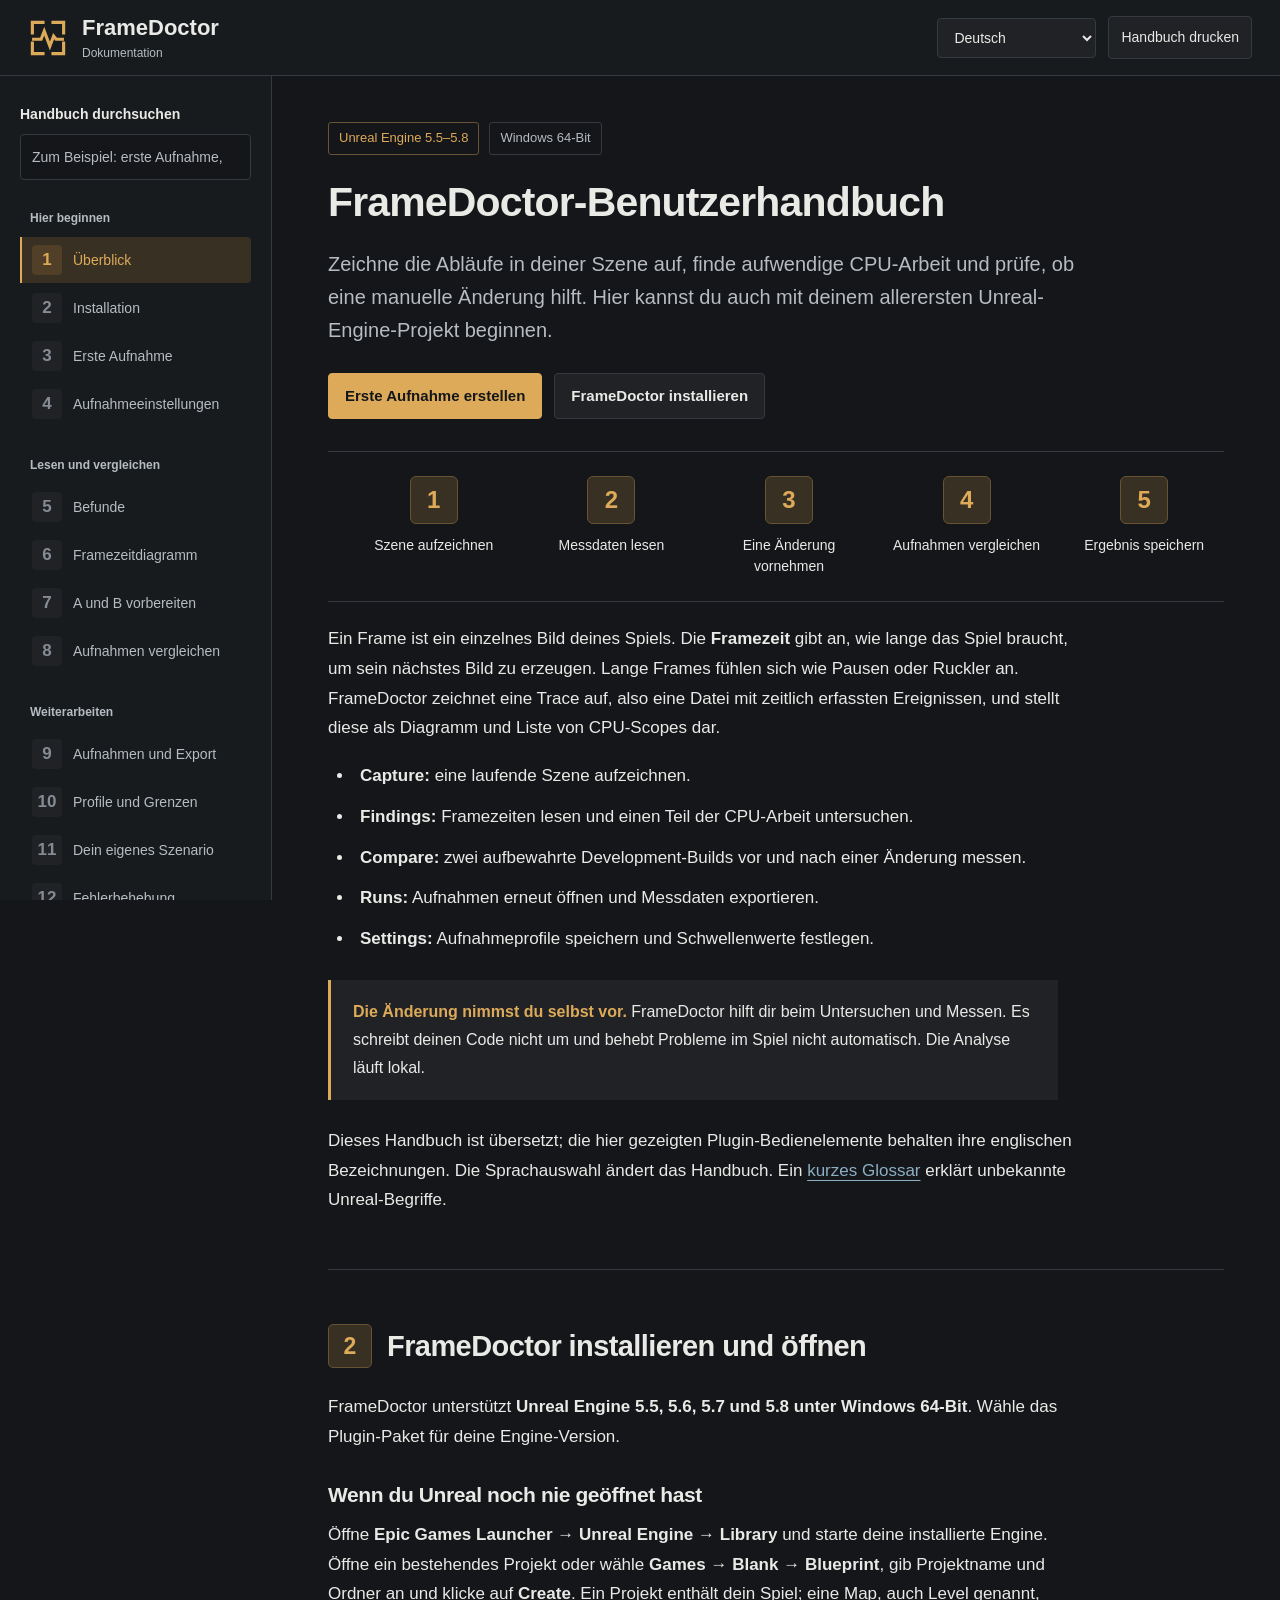
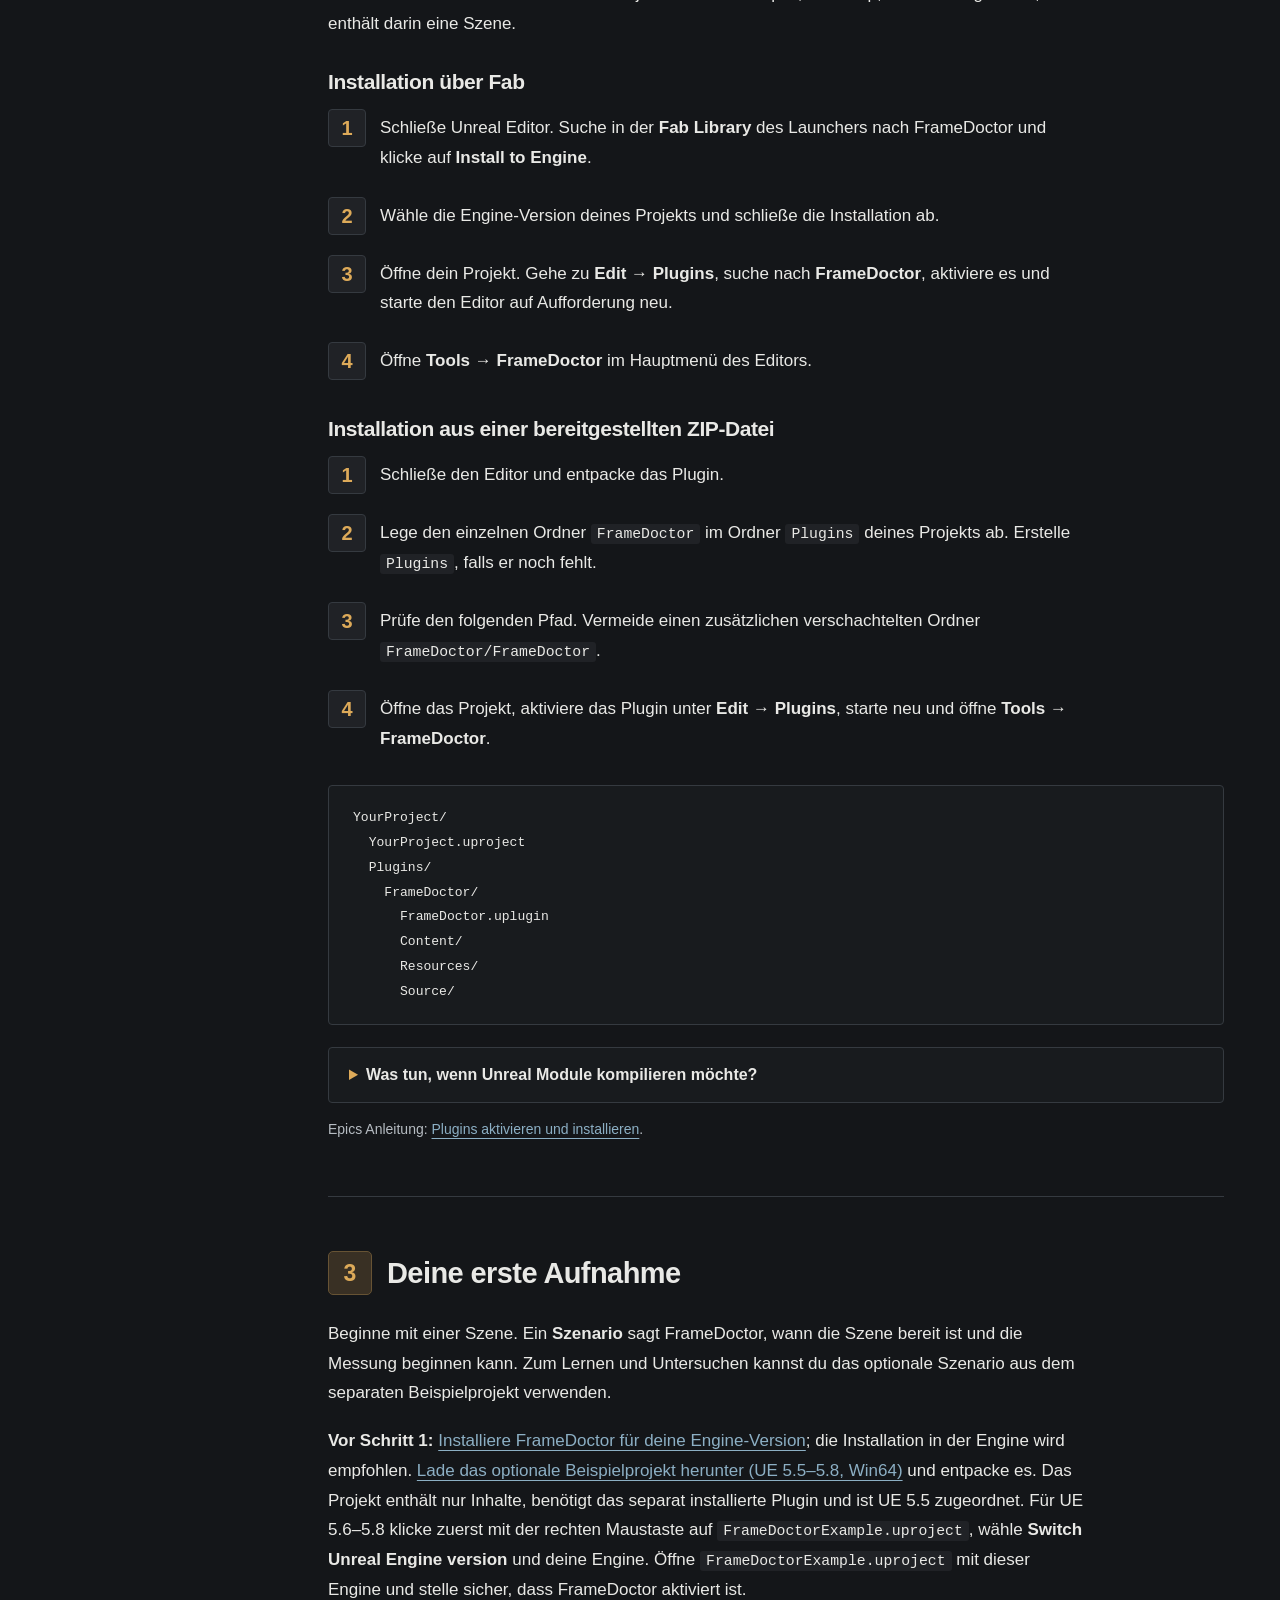
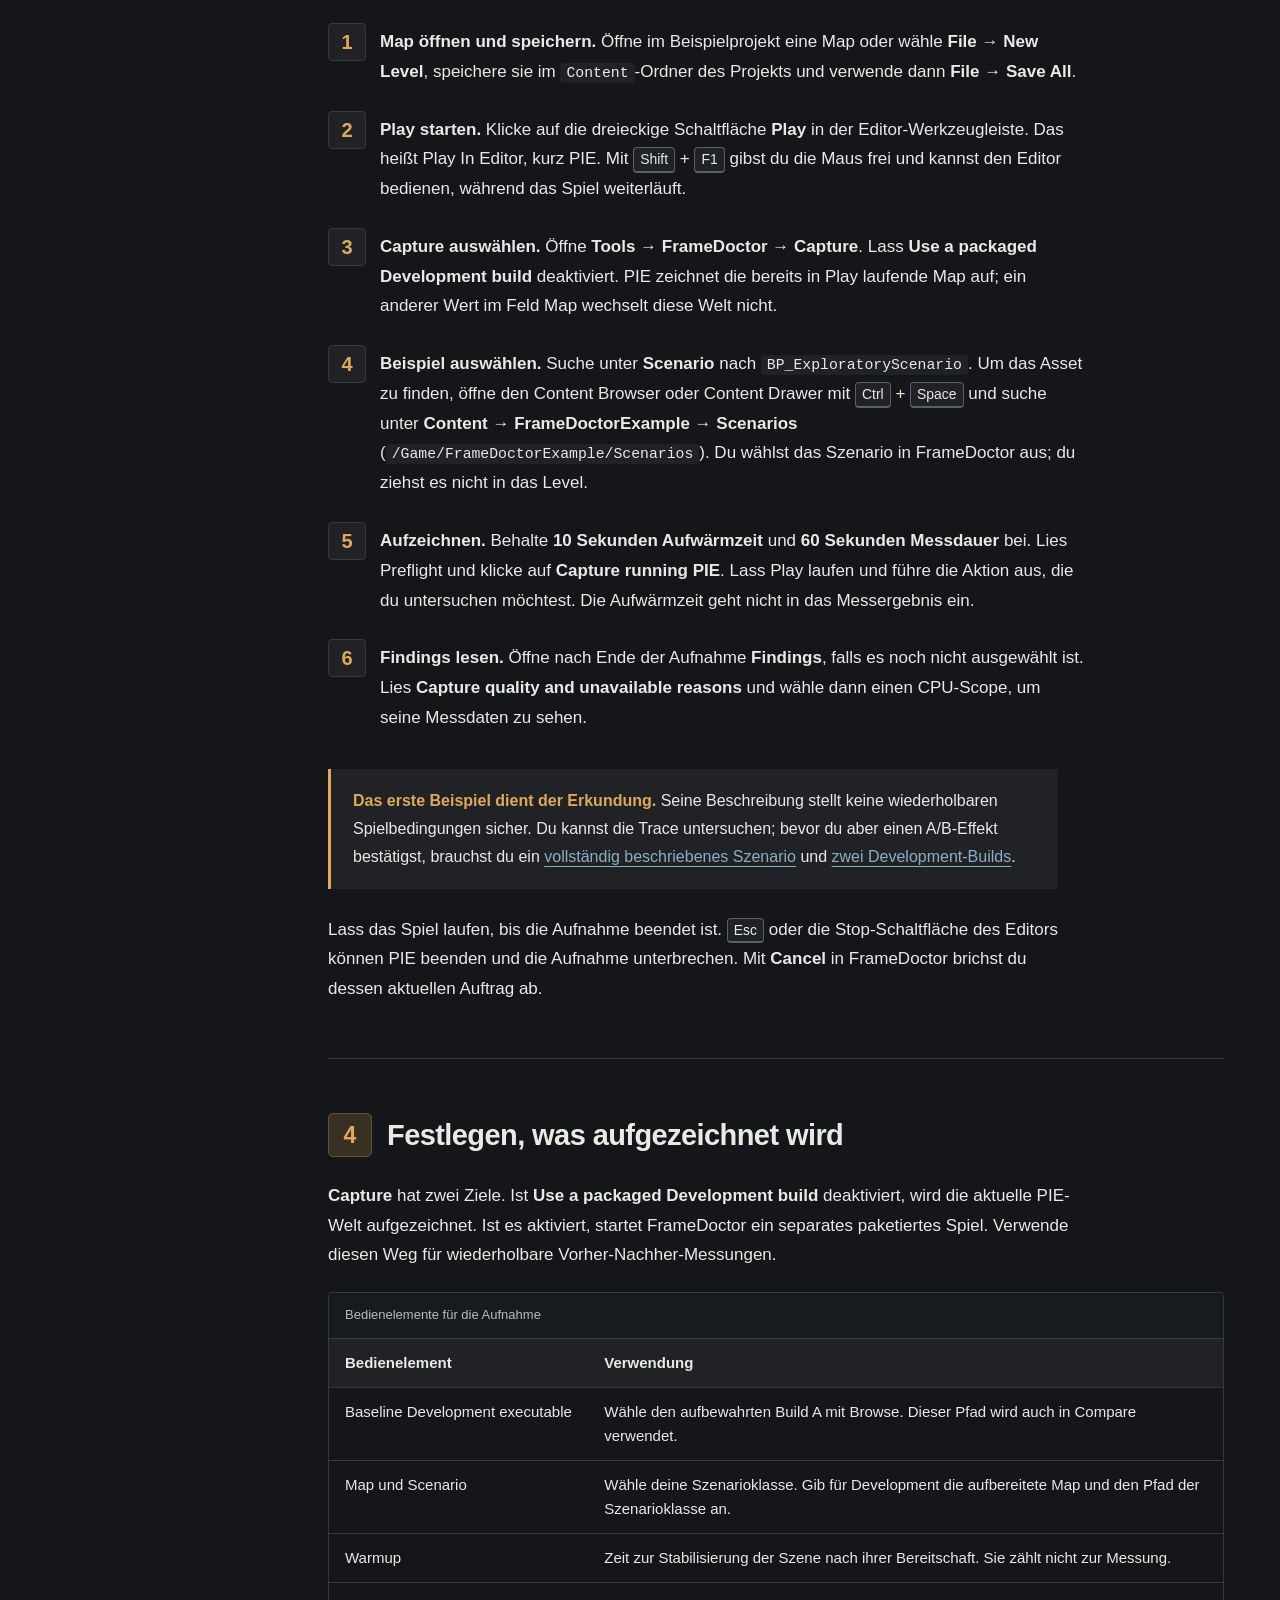
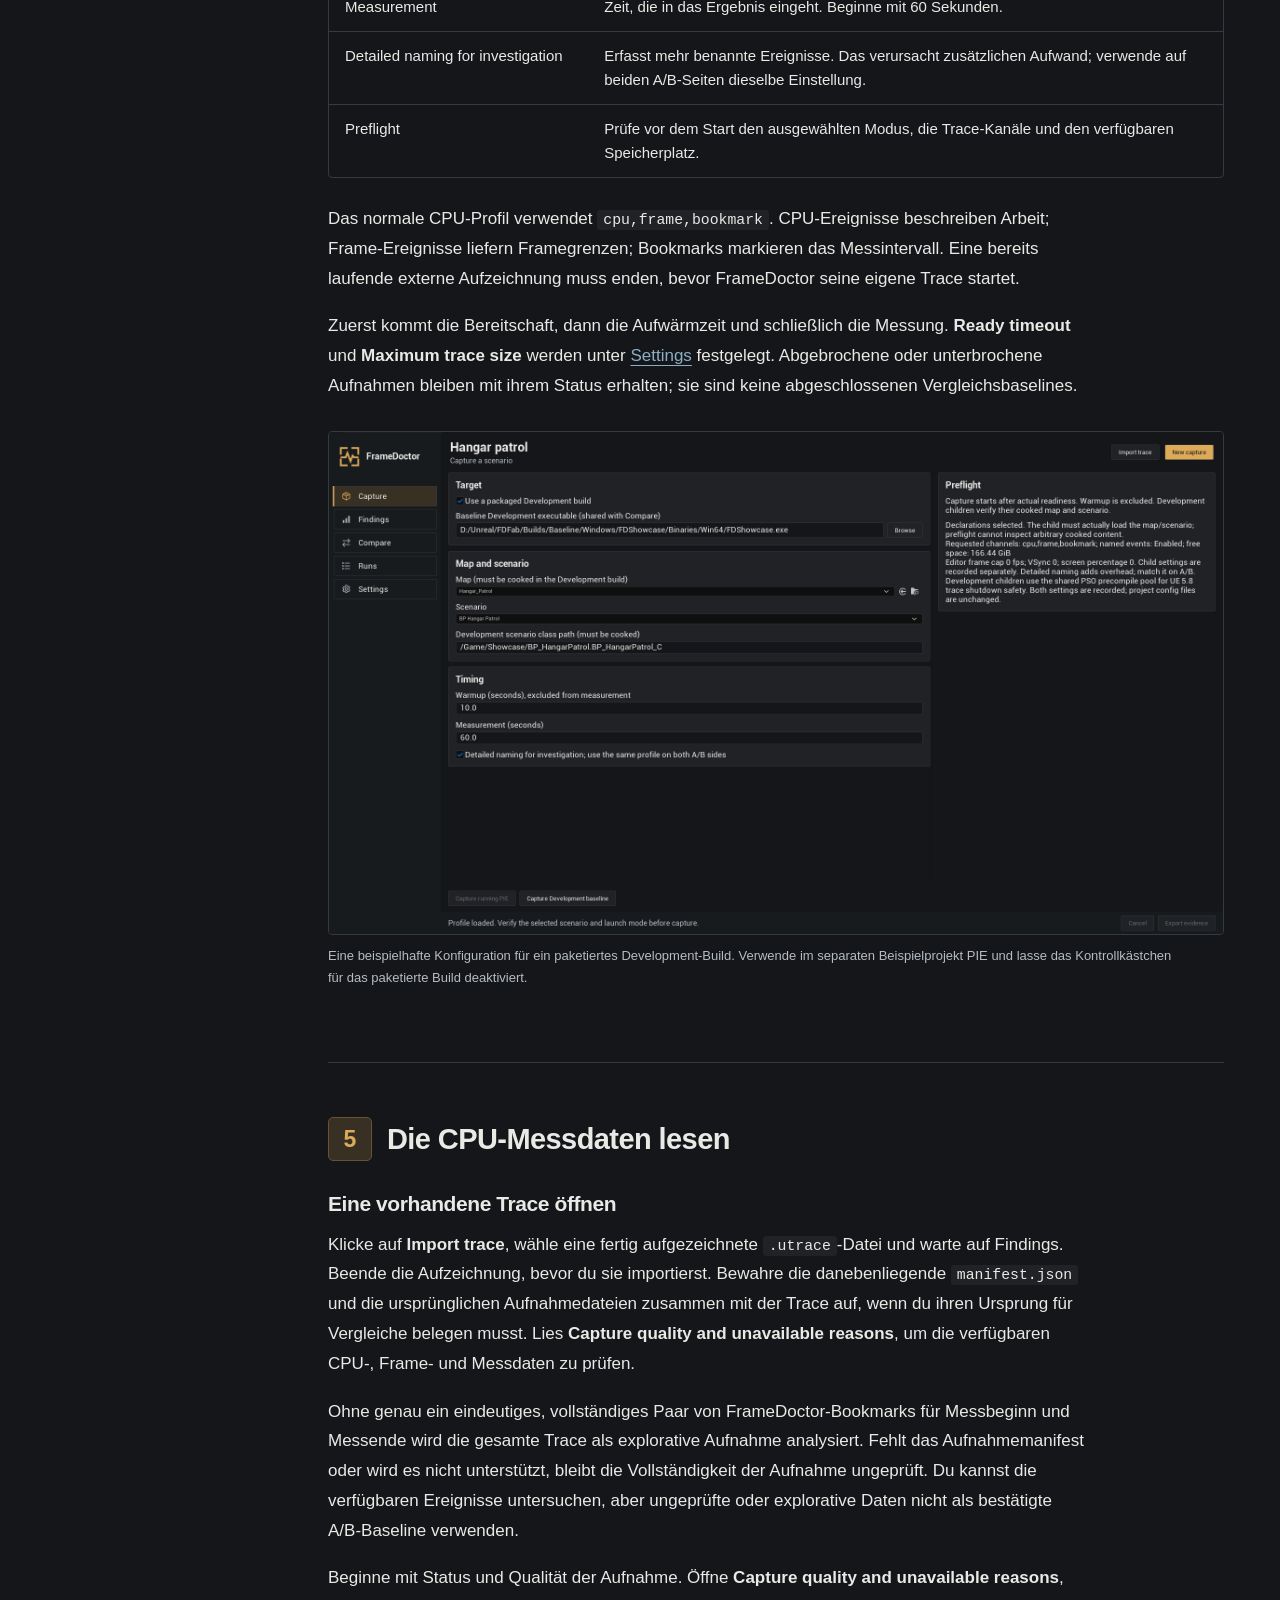
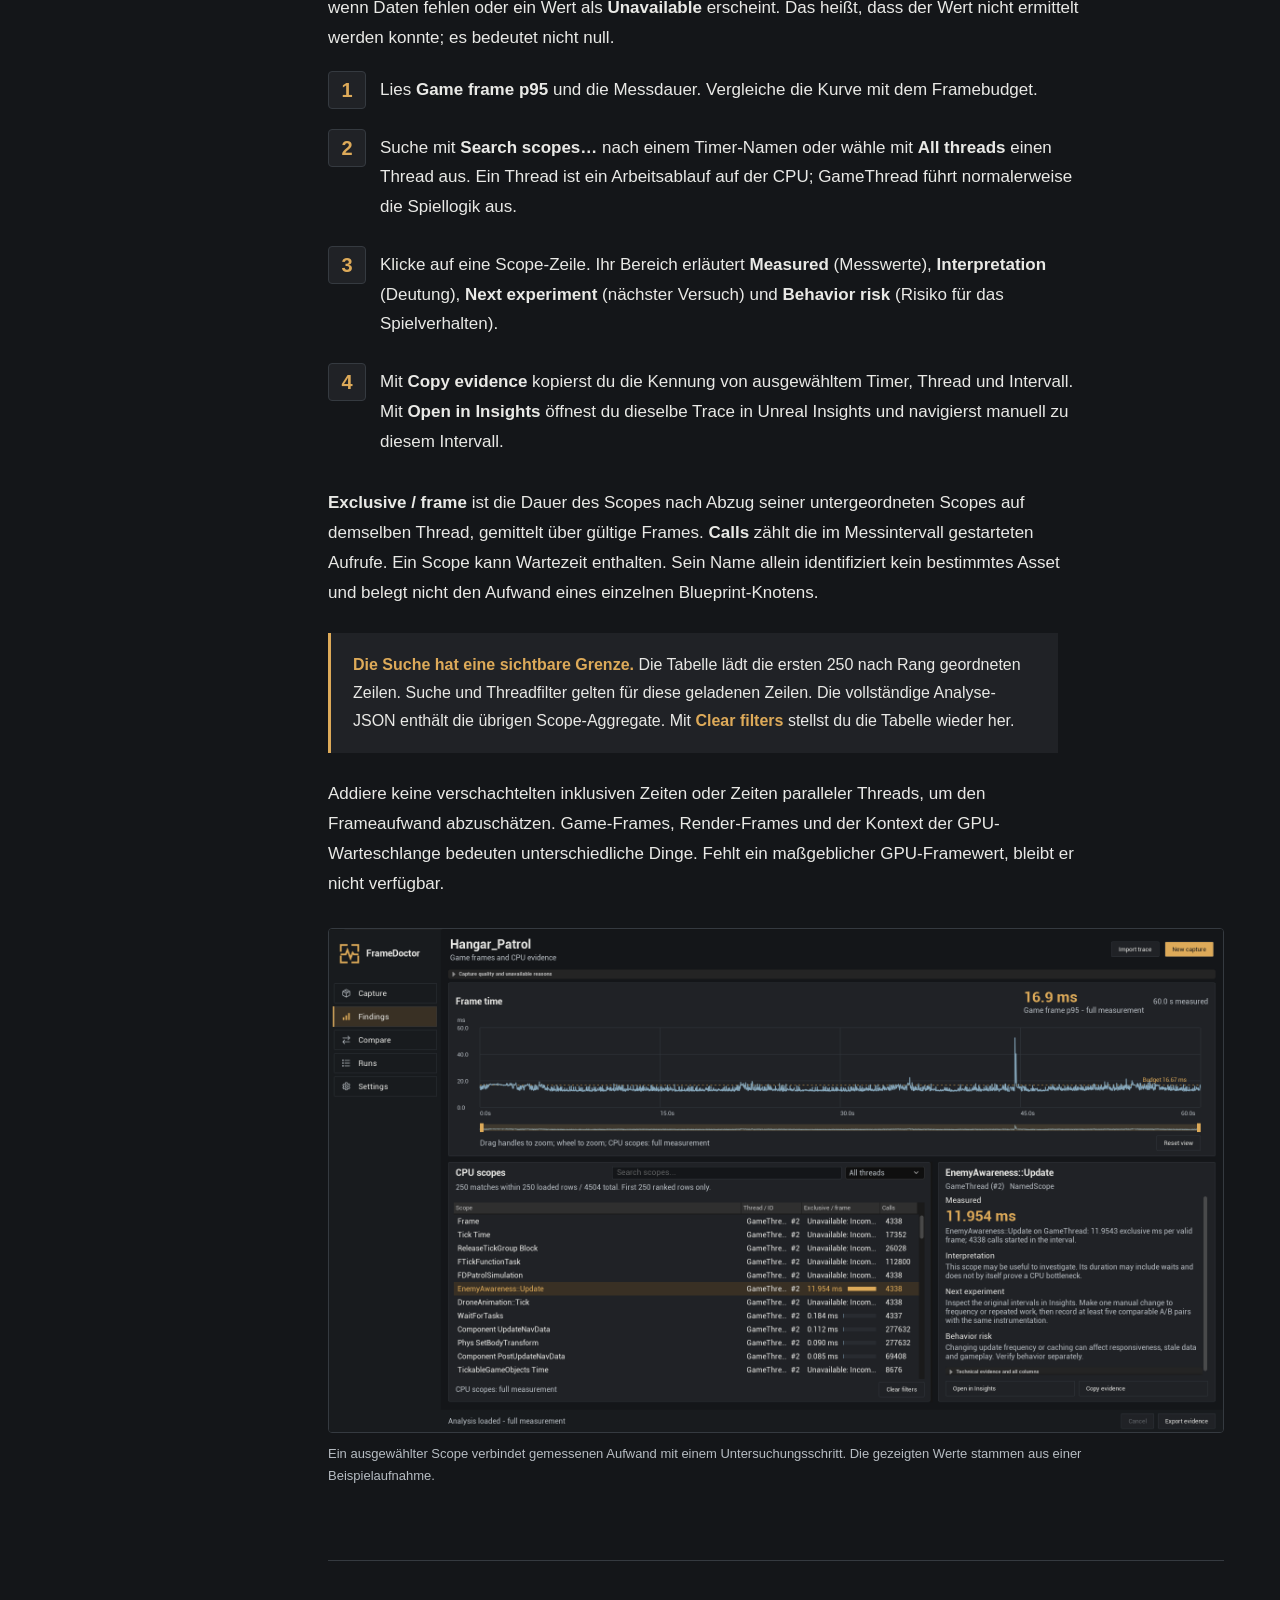
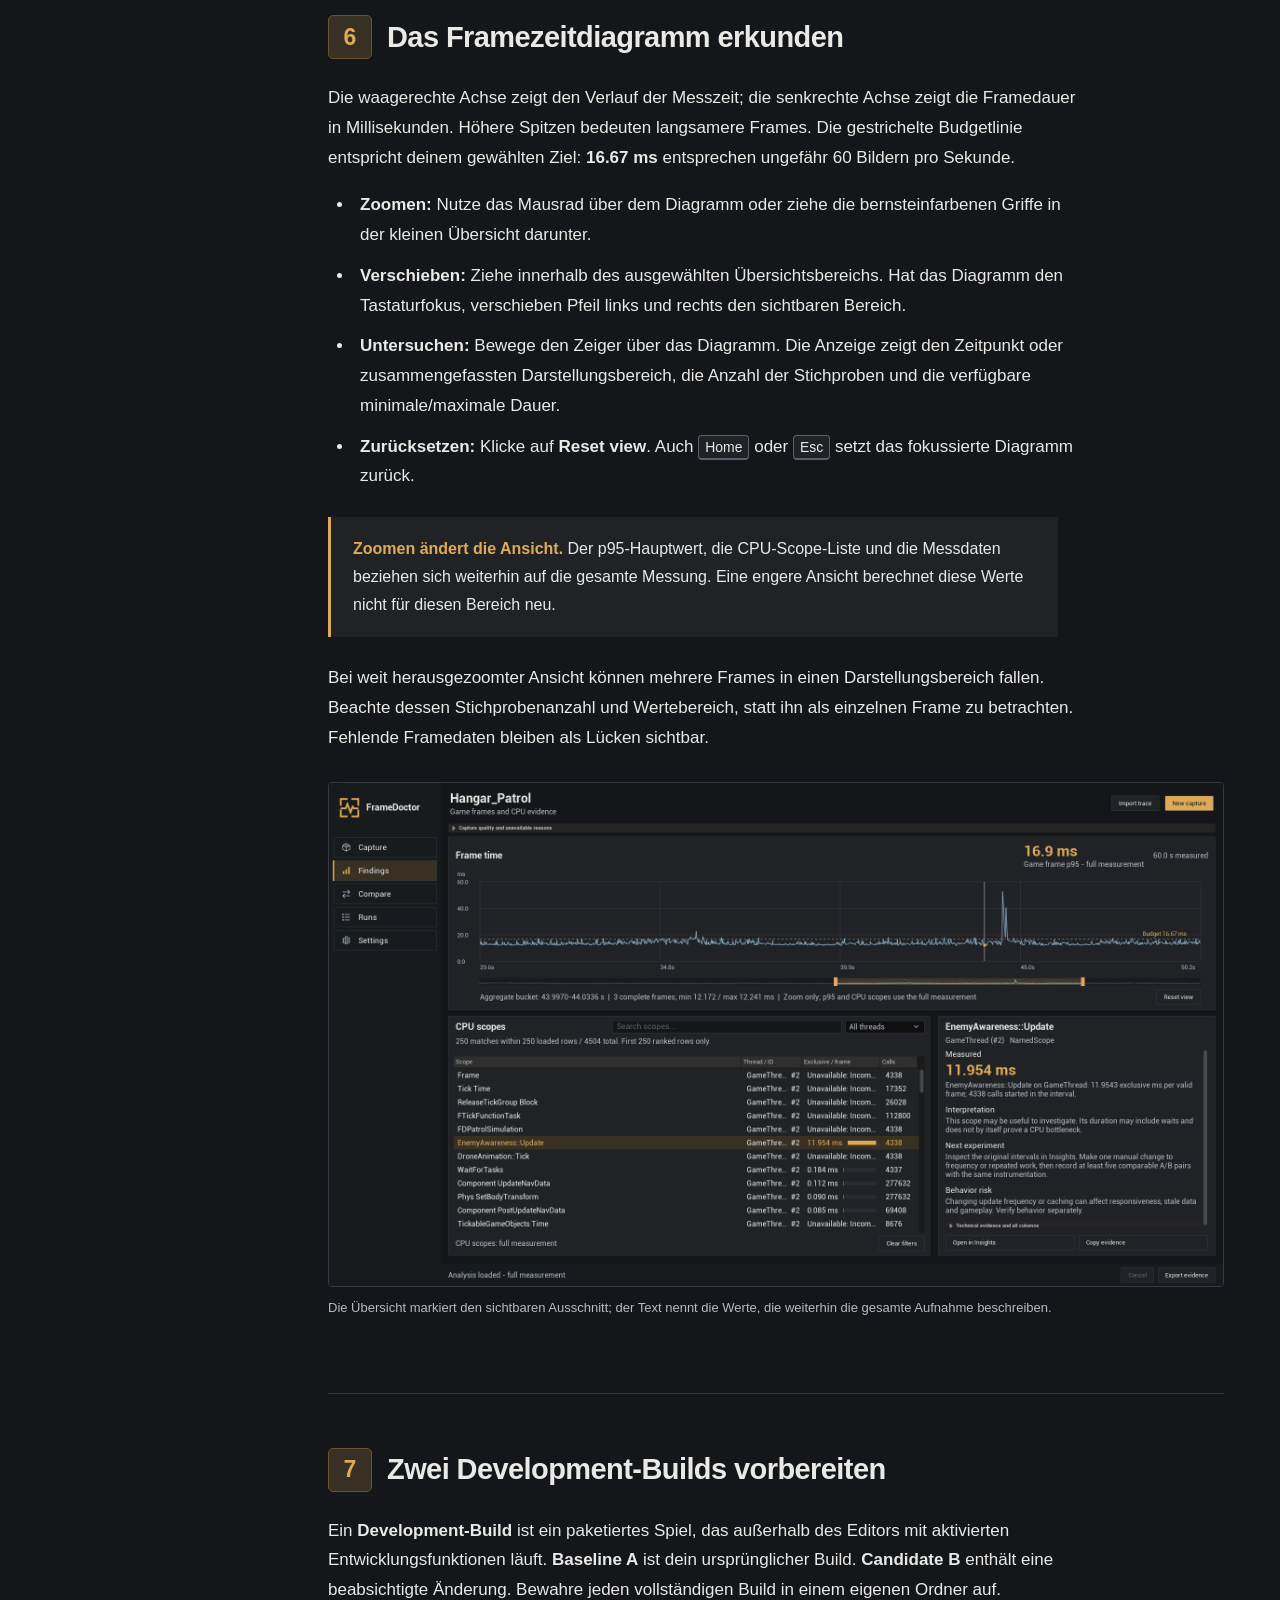
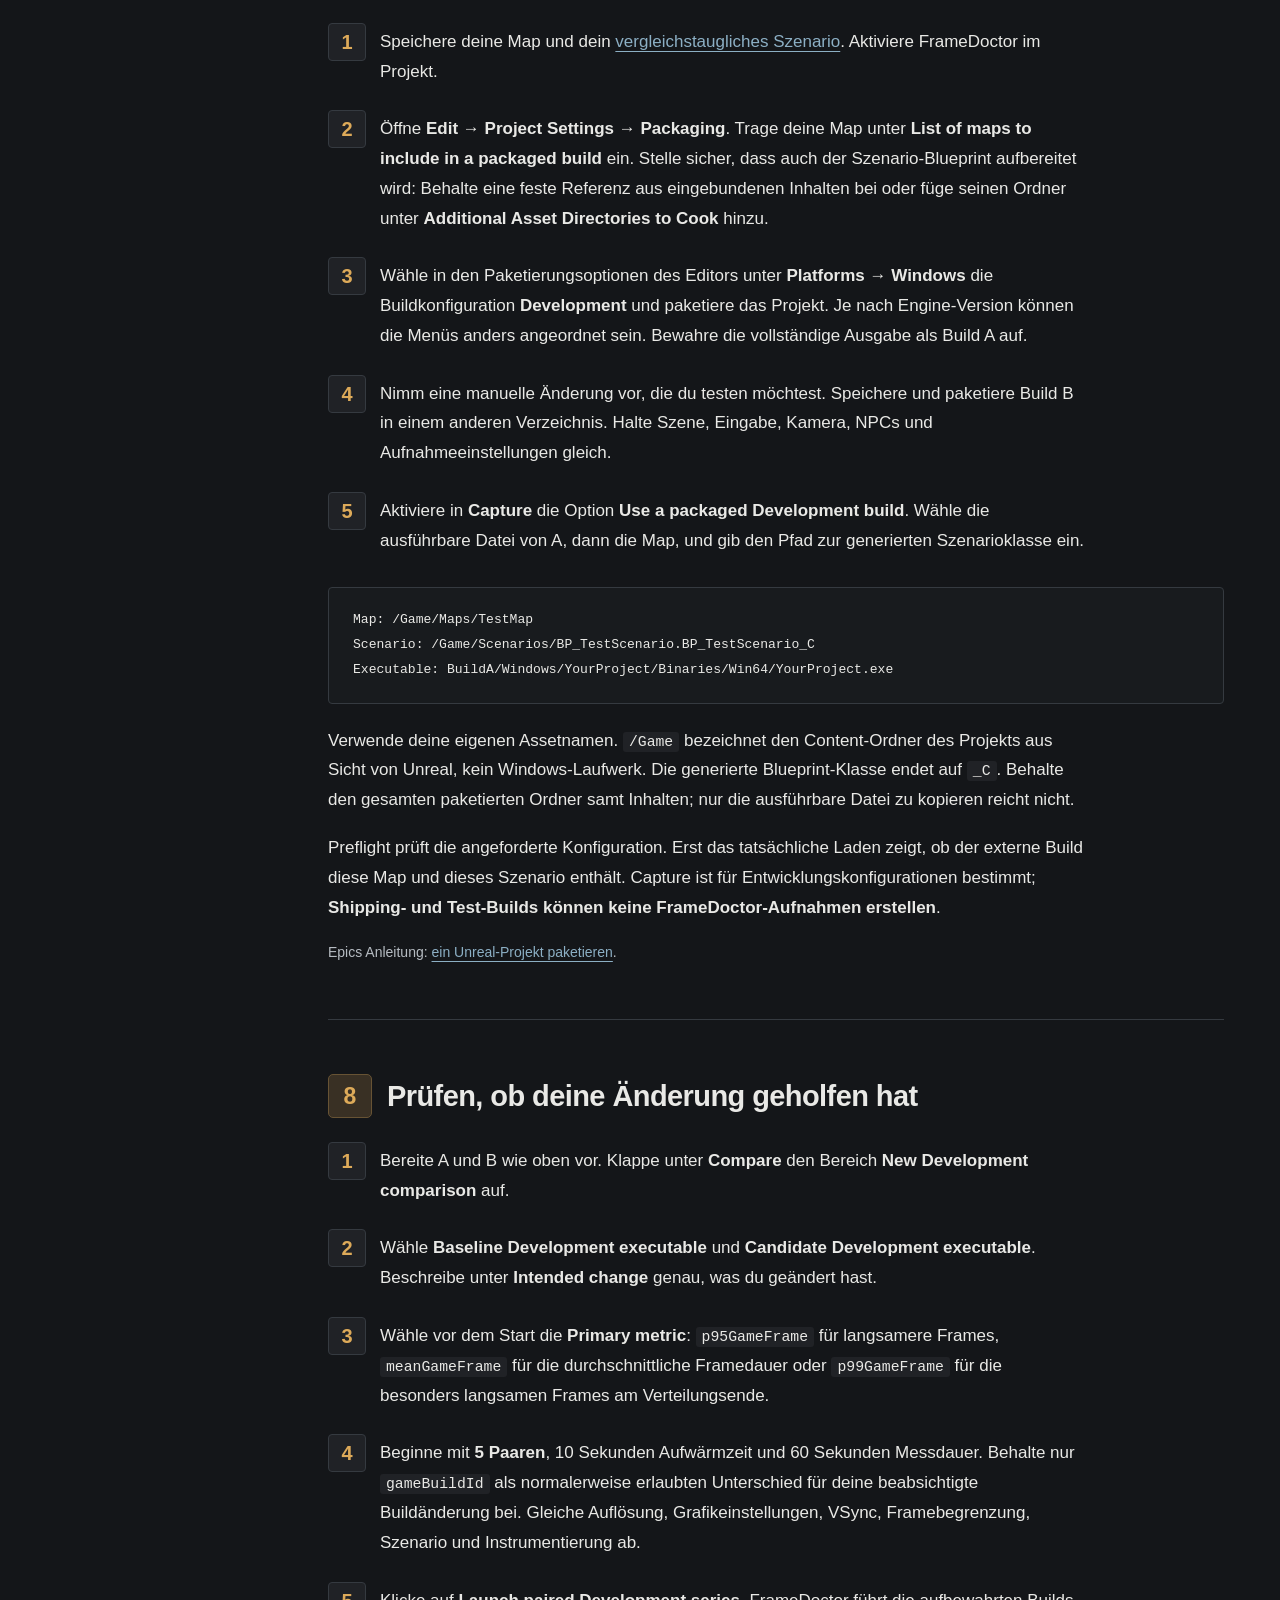
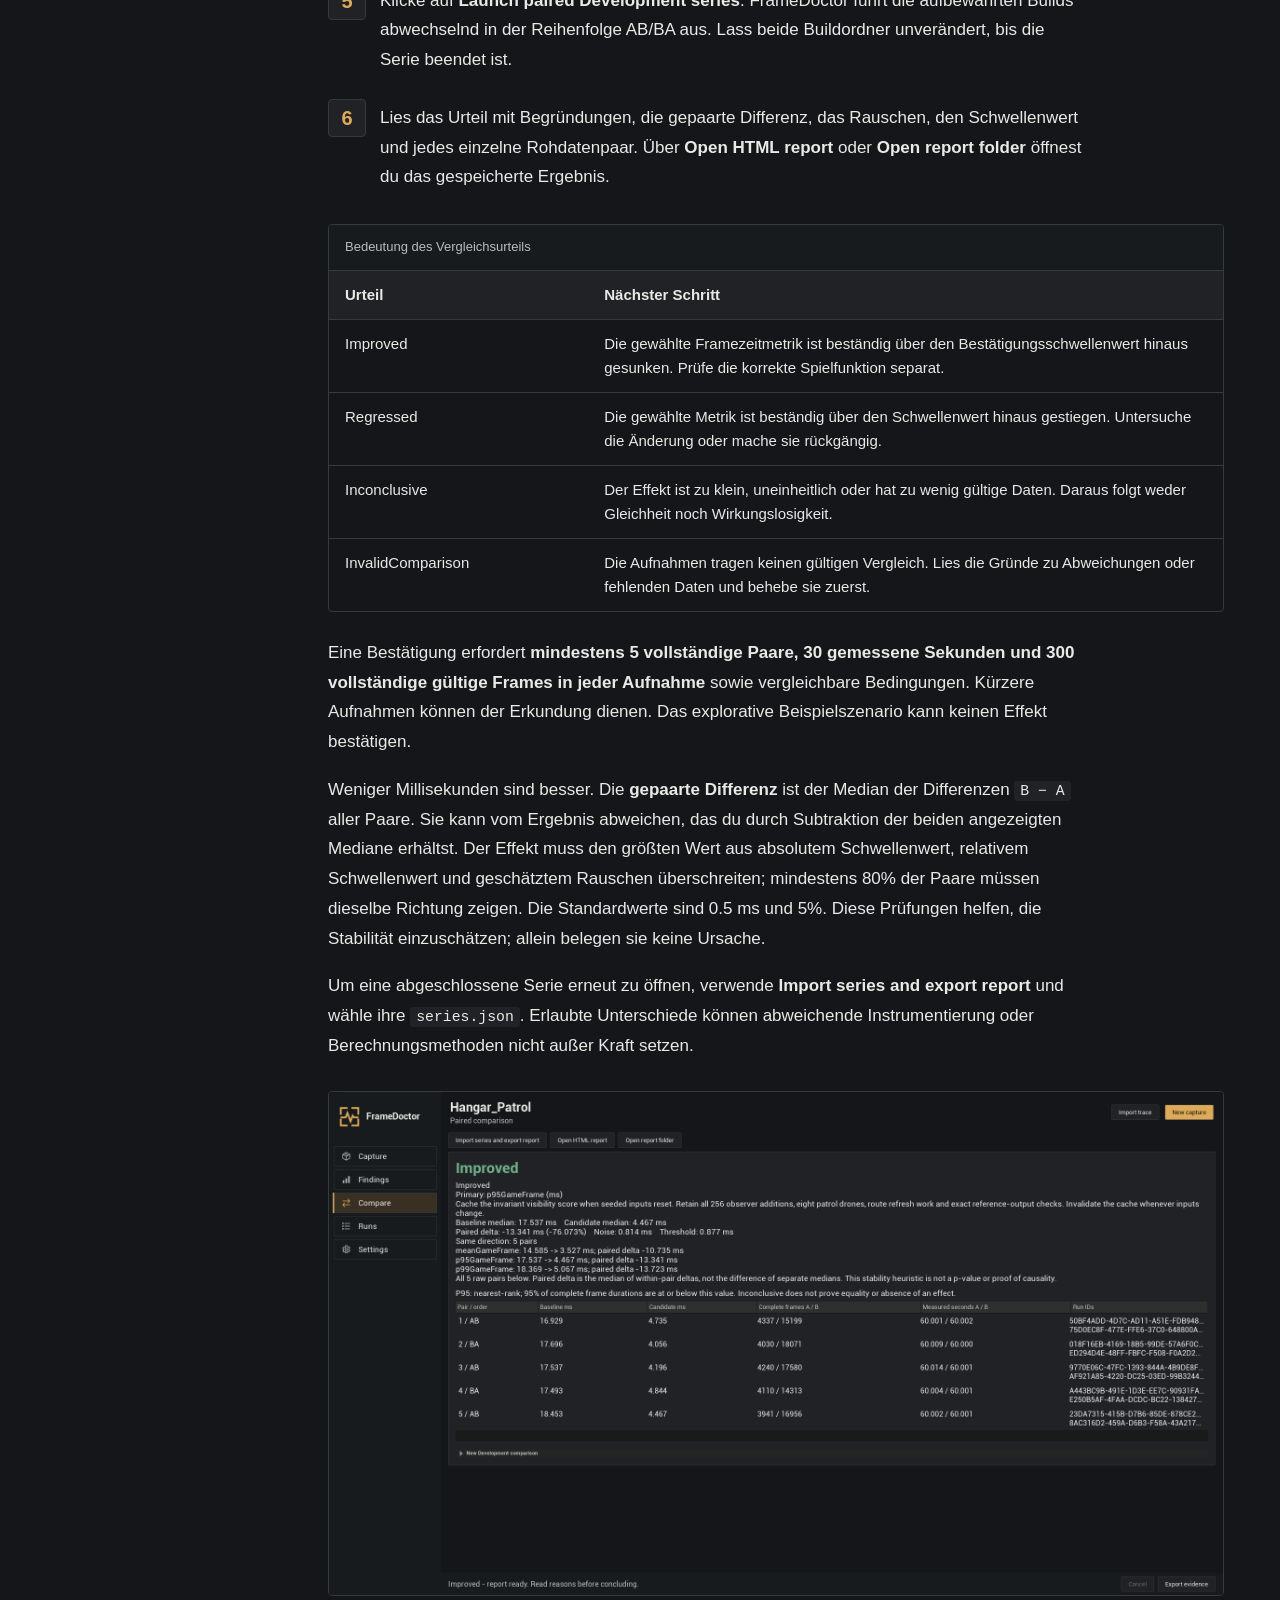
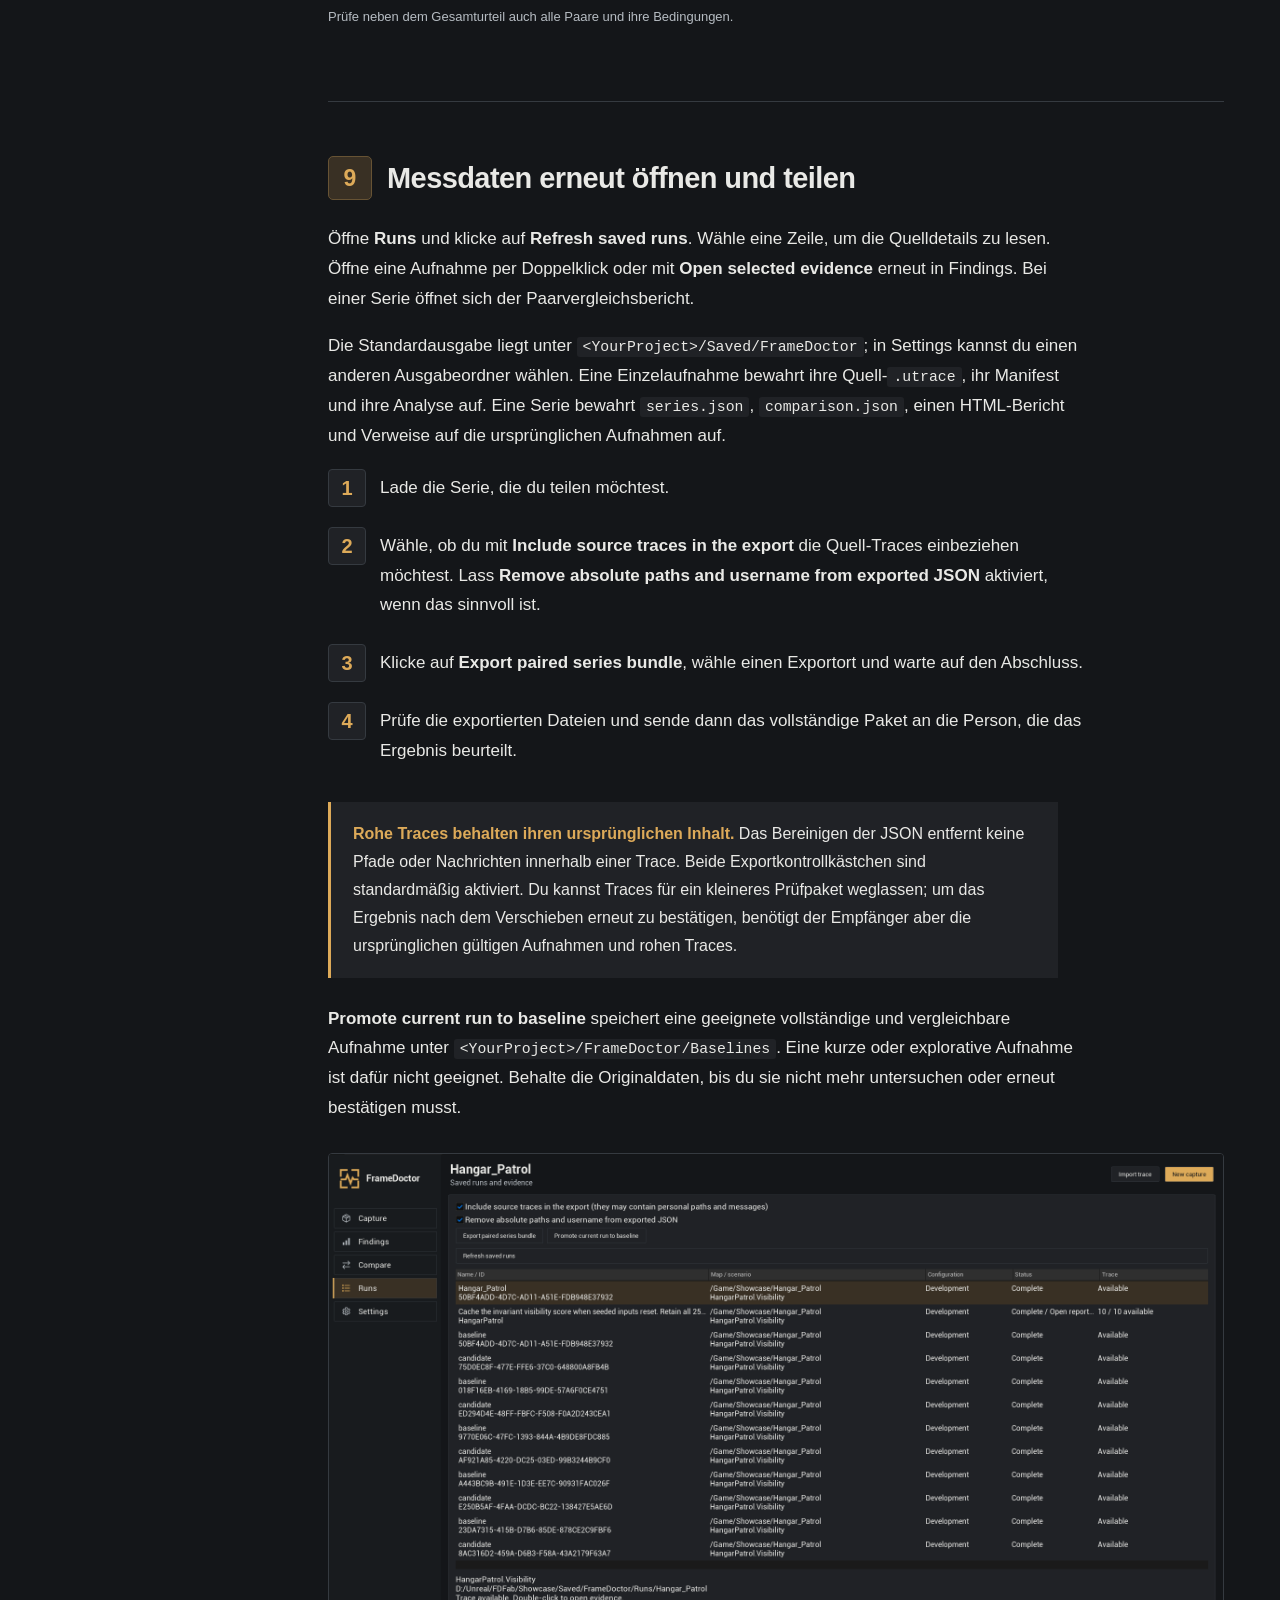
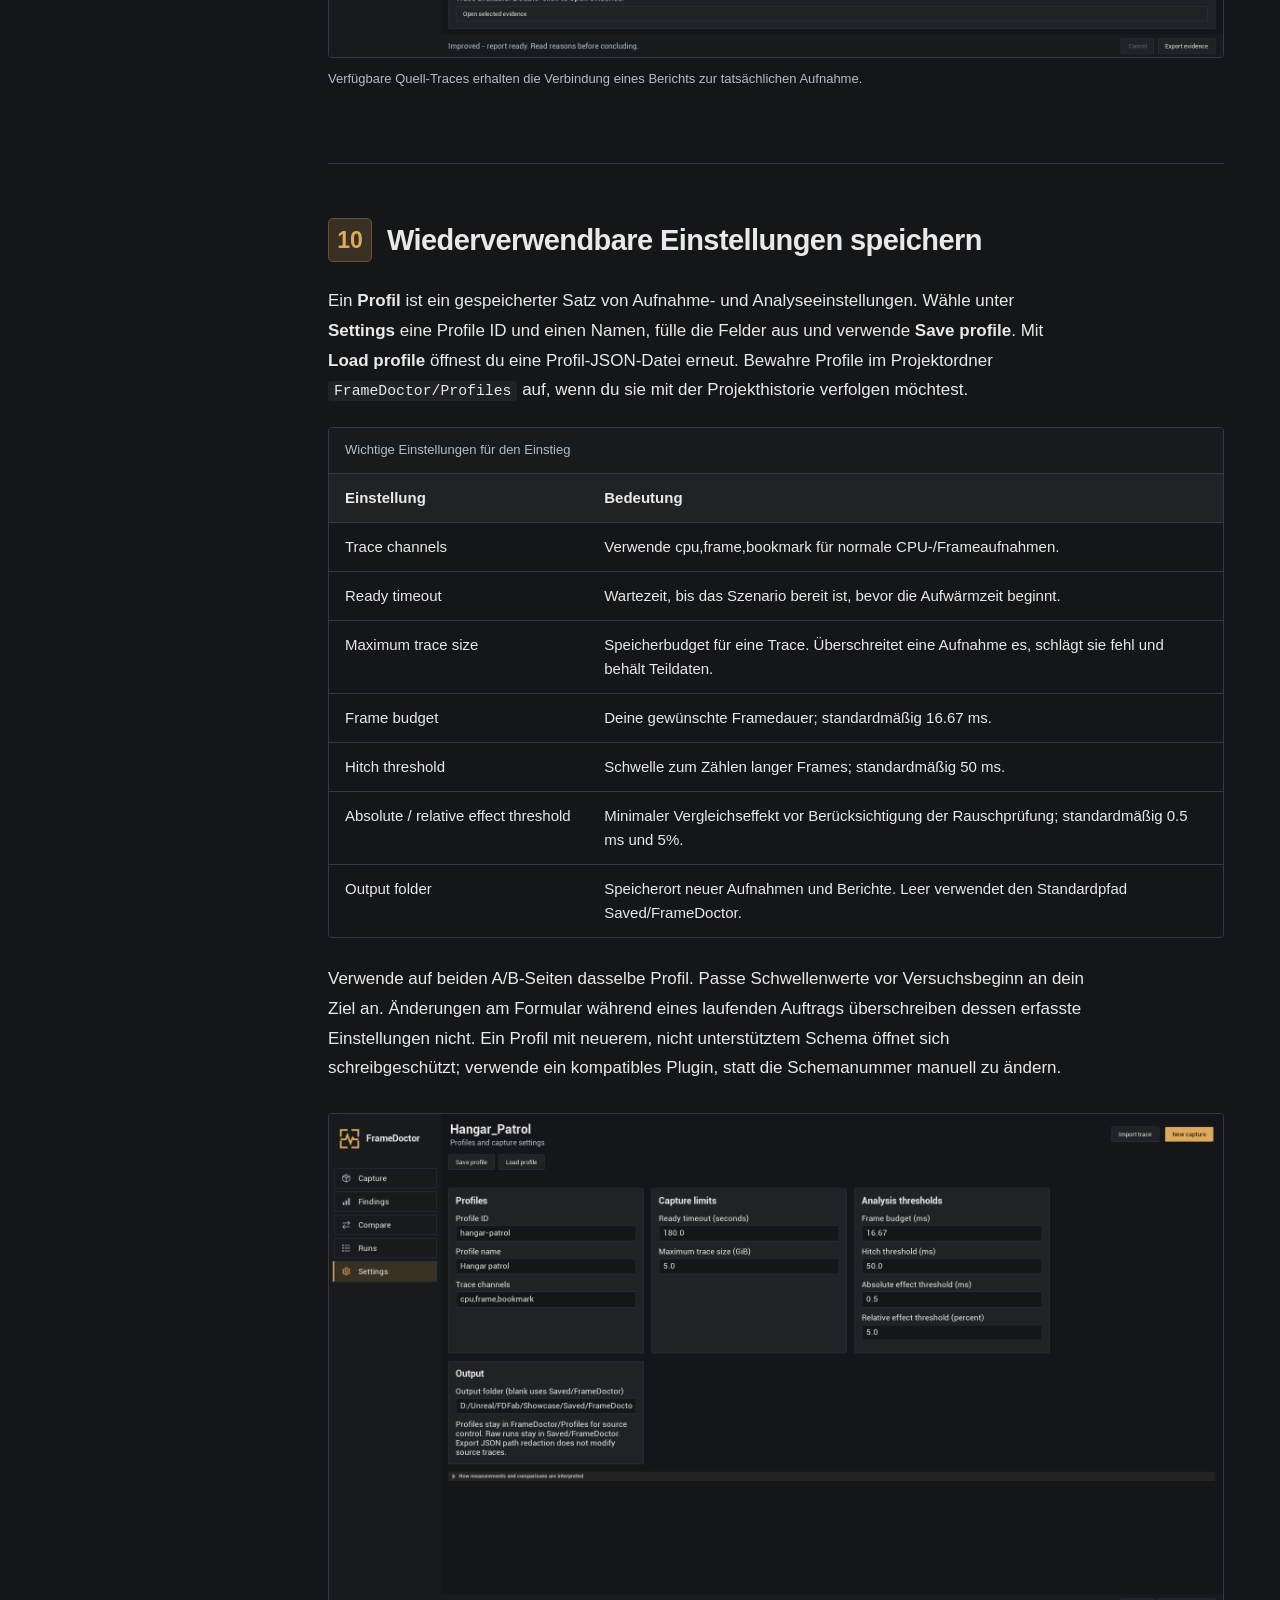
<file: de/index.html>
<!doctype html>
<html lang="de">
<head>
<meta charset="utf-8">
<meta name="viewport" content="width=device-width, initial-scale=1">
<meta name="color-scheme" content="dark">
<meta name="site-root" content="../">
<meta name="description" content="Installiere FrameDoctor, zeichne deine erste CPU-Trace in Unreal Engine auf, lies Framezeiten, vergleiche eine manuelle Änderung und teile die Messdaten.">
<meta name="theme-color" content="#141619">
<title>FrameDoctor-Dokumentation | Unreal Engine 5.5–5.8</title>
<link rel="canonical" href="https://nexusforgeue.github.io/FrameDoctor-docs/de/">
<link rel="alternate" hreflang="en" href="https://nexusforgeue.github.io/FrameDoctor-docs/">
<link rel="alternate" hreflang="ru" href="https://nexusforgeue.github.io/FrameDoctor-docs/ru/">
<link rel="alternate" hreflang="de" href="https://nexusforgeue.github.io/FrameDoctor-docs/de/">
<link rel="alternate" hreflang="es" href="https://nexusforgeue.github.io/FrameDoctor-docs/es/">
<link rel="alternate" hreflang="fr" href="https://nexusforgeue.github.io/FrameDoctor-docs/fr/">
<link rel="alternate" hreflang="ja" href="https://nexusforgeue.github.io/FrameDoctor-docs/ja/">
<link rel="alternate" hreflang="ko" href="https://nexusforgeue.github.io/FrameDoctor-docs/ko/">
<link rel="alternate" hreflang="pt-BR" href="https://nexusforgeue.github.io/FrameDoctor-docs/pt-BR/">
<link rel="alternate" hreflang="zh-Hans" href="https://nexusforgeue.github.io/FrameDoctor-docs/zh-Hans/">
<link rel="alternate" hreflang="x-default" href="https://nexusforgeue.github.io/FrameDoctor-docs/">
<link rel="icon" type="image/svg+xml" href="../assets/framedoctor.svg">
<link rel="stylesheet" href="../assets/style.css">
<script src="../assets/app.js" defer></script>
</head>
<body data-search-empty="Keine passenden Kapitel. Versuche einen kürzeren Suchbegriff." data-search-results="{count} passende Kapitel">
<a class="skip-link" href="#main">Zum Handbuch springen</a>
<header class="site-header"><a class="brand" href="#overview"><img src="../assets/framedoctor.svg" width="40" height="40" alt=""><span>FrameDoctor<small>Dokumentation</small></span></a><div class="header-actions"><label class="language-picker"><span class="visually-hidden">Sprache des Handbuchs</span><select id="doc-locale" aria-label="Sprache des Handbuchs"><option value="en" lang="en">English</option><option value="ru" lang="ru">Русский</option><option value="de" lang="de" selected>Deutsch</option><option value="es" lang="es">Español</option><option value="fr" lang="fr">Français</option><option value="ja" lang="ja">日本語</option><option value="ko" lang="ko">한국어</option><option value="pt-BR" lang="pt-BR">Português (Brasil)</option><option value="zh-Hans" lang="zh-Hans">简体中文</option></select></label><button type="button" class="print-button" id="print-guide">Handbuch drucken</button><button type="button" class="menu-button" id="menu-toggle" aria-label="Kapitel" aria-controls="sidebar" aria-expanded="false"><span class="menu-caption">Kapitel</span><svg class="menu-icon" aria-hidden="true" width="18" height="18" viewBox="0 0 18 18"><path d="M2 4h14M2 9h14M2 14h14" fill="none" stroke="currentColor" stroke-width="1.5"/></svg></button></div></header>
<div class="veil" id="menu-veil" aria-hidden="true"></div>
<div class="layout"><aside class="sidebar" id="sidebar"><div class="search-box"><label for="doc-search">Handbuch durchsuchen</label><input id="doc-search" type="search" placeholder="Zum Beispiel: erste Aufnahme, p95 oder Blueprint" autocomplete="off" aria-controls="search-results"><div class="search-results" id="search-results" hidden></div><p class="visually-hidden" id="search-status" role="status" aria-live="polite"></p></div><nav aria-label="Kapitelübersicht"><p class="nav-heading">Hier beginnen</p><a href="#overview" aria-current="location"><span class="nav-number" aria-hidden="true">1</span><span>Überblick</span></a>
<a href="#installation"><span class="nav-number" aria-hidden="true">2</span><span>Installation</span></a>
<a href="#first-capture"><span class="nav-number" aria-hidden="true">3</span><span>Erste Aufnahme</span></a>
<a href="#capture"><span class="nav-number" aria-hidden="true">4</span><span>Aufnahmeeinstellungen</span></a>
<p class="nav-heading">Lesen und vergleichen</p><a href="#findings"><span class="nav-number" aria-hidden="true">5</span><span>Befunde</span></a>
<a href="#frame-chart"><span class="nav-number" aria-hidden="true">6</span><span>Framezeitdiagramm</span></a>
<a href="#development"><span class="nav-number" aria-hidden="true">7</span><span>A und B vorbereiten</span></a>
<a href="#compare"><span class="nav-number" aria-hidden="true">8</span><span>Aufnahmen vergleichen</span></a>
<p class="nav-heading">Weiterarbeiten</p><a href="#runs"><span class="nav-number" aria-hidden="true">9</span><span>Aufnahmen und Export</span></a>
<a href="#profiles"><span class="nav-number" aria-hidden="true">10</span><span>Profile und Grenzen</span></a>
<a href="#scenarios"><span class="nav-number" aria-hidden="true">11</span><span>Dein eigenes Szenario</span></a>
<a href="#troubleshooting"><span class="nav-number" aria-hidden="true">12</span><span>Fehlerbehebung</span></a>
<a href="#glossary"><span class="nav-number" aria-hidden="true">13</span><span>Glossar</span></a>
<a href="#support"><span class="nav-number" aria-hidden="true">14</span><span>Version und Support</span></a></nav><div class="sidebar-footer"><span>FrameDoctor 1.0.0</span><span>Unreal Engine 5.5–5.8</span><span>Windows 64-Bit</span></div></aside>
<main class="guide" id="main" tabindex="-1"><section class="doc-section overview" id="overview" data-title="Was FrameDoctor macht" tabindex="-1"><div class="compatibility"><span>Unreal Engine 5.5–5.8</span><span>Windows 64-Bit</span></div><h1>FrameDoctor-Benutzerhandbuch</h1><p class="lead">Zeichne die Abläufe in deiner Szene auf, finde aufwendige CPU-Arbeit und prüfe, ob eine manuelle Änderung hilft. Hier kannst du auch mit deinem allerersten Unreal-Engine-Projekt beginnen.</p><div class="intro-actions"><a class="primary" href="#first-capture">Erste Aufnahme erstellen</a><a class="secondary" href="#installation">FrameDoctor installieren</a></div><ol class="workflow" aria-label="FrameDoctor-Benutzerhandbuch"><li>Szene aufzeichnen</li><li>Messdaten lesen</li><li>Eine Änderung vornehmen</li><li>Aufnahmen vergleichen</li><li>Ergebnis speichern</li></ol>

      <p>Ein Frame ist ein einzelnes Bild deines Spiels. Die <strong>Framezeit</strong> gibt an, wie lange das Spiel braucht, um sein nächstes Bild zu erzeugen. Lange Frames fühlen sich wie Pausen oder Ruckler an. FrameDoctor zeichnet eine Trace auf, also eine Datei mit zeitlich erfassten Ereignissen, und stellt diese als Diagramm und Liste von CPU-Scopes dar.</p>
      <ul><li><strong>Capture:</strong> eine laufende Szene aufzeichnen.</li><li><strong>Findings:</strong> Framezeiten lesen und einen Teil der CPU-Arbeit untersuchen.</li><li><strong>Compare:</strong> zwei aufbewahrte Development-Builds vor und nach einer Änderung messen.</li><li><strong>Runs:</strong> Aufnahmen erneut öffnen und Messdaten exportieren.</li><li><strong>Settings:</strong> Aufnahmeprofile speichern und Schwellenwerte festlegen.</li></ul>
      <div class="callout"><strong>Die Änderung nimmst du selbst vor.</strong> FrameDoctor hilft dir beim Untersuchen und Messen. Es schreibt deinen Code nicht um und behebt Probleme im Spiel nicht automatisch. Die Analyse läuft lokal.</div>
      <p>Dieses Handbuch ist übersetzt; die hier gezeigten Plugin-Bedienelemente behalten ihre englischen Bezeichnungen. Die Sprachauswahl ändert das Handbuch. Ein <a href="#glossary">kurzes Glossar</a> erklärt unbekannte Unreal-Begriffe.</p>
</section>
<section class="doc-section" id="installation" data-title="FrameDoctor installieren und öffnen" tabindex="-1"><div class="section-heading"><span class="chapter-number" aria-hidden="true">2</span><h2>FrameDoctor installieren und öffnen</h2></div>

      <p>FrameDoctor unterstützt <strong>Unreal Engine 5.5, 5.6, 5.7 und 5.8 unter Windows 64-Bit</strong>. Wähle das Plugin-Paket für deine Engine-Version.</p>
      <h3>Wenn du Unreal noch nie geöffnet hast</h3><p>Öffne <strong>Epic Games Launcher → Unreal Engine → Library</strong> und starte deine installierte Engine. Öffne ein bestehendes Projekt oder wähle <strong>Games → Blank → Blueprint</strong>, gib Projektname und Ordner an und klicke auf <strong>Create</strong>. Ein Projekt enthält dein Spiel; eine Map, auch Level genannt, enthält darin eine Szene.</p>
      <h3>Installation über Fab</h3><ol role="list"><li>Schließe Unreal Editor. Suche in der <strong>Fab Library</strong> des Launchers nach FrameDoctor und klicke auf <strong>Install to Engine</strong>.</li><li>Wähle die Engine-Version deines Projekts und schließe die Installation ab.</li><li>Öffne dein Projekt. Gehe zu <strong>Edit → Plugins</strong>, suche nach <strong>FrameDoctor</strong>, aktiviere es und starte den Editor auf Aufforderung neu.</li><li>Öffne <strong>Tools → FrameDoctor</strong> im Hauptmenü des Editors.</li></ol>
      <h3>Installation aus einer bereitgestellten ZIP-Datei</h3><ol role="list"><li>Schließe den Editor und entpacke das Plugin.</li><li>Lege den einzelnen Ordner <code>FrameDoctor</code> im Ordner <code>Plugins</code> deines Projekts ab. Erstelle <code>Plugins</code>, falls er noch fehlt.</li><li>Prüfe den folgenden Pfad. Vermeide einen zusätzlichen verschachtelten Ordner <code>FrameDoctor/FrameDoctor</code>.</li><li>Öffne das Projekt, aktiviere das Plugin unter <strong>Edit → Plugins</strong>, starte neu und öffne <strong>Tools → FrameDoctor</strong>.</li></ol>
      <pre><code>YourProject/
  YourProject.uproject
  Plugins/
    FrameDoctor/
      FrameDoctor.uplugin
      Content/
      Resources/
      Source/</code></pre>
      <details><summary>Was tun, wenn Unreal Module kompilieren möchte?</summary><p>Ein kompiliertes Paket enthält auch <code>Binaries</code>. Ein Paket nur mit Quellcode benötigt eine passende C++-Compiler-Toolchain, selbst wenn dein Spiel Blueprints verwendet. Installiere Visual Studio 2022 mit <strong>Game development with C++</strong> und dem für deine Engine nötigen Windows SDK. Füge in einem reinen Blueprint-Projekt über <strong>Tools → New C++ Class</strong> eine minimale Klasse hinzu, um das C++-Buildziel des Projekts zu erstellen. Schließe Unreal und baue in Visual Studio das Projektziel <strong>Development Editor / Win64</strong>. Öffne danach das Projekt wieder. Falls die Kompilierung fehlschlägt, lies den ersten Buildfehler und prüfe, ob Engine- und Paketversion zusammenpassen.</p></details>
      <p class="reference">Epics Anleitung: <a href="https://dev.epicgames.com/documentation/en-us/unreal-engine/working-with-plugins-in-unreal-engine">Plugins aktivieren und installieren</a>.</p>
</section>
<section class="doc-section" id="first-capture" data-title="Deine erste Aufnahme" tabindex="-1"><div class="section-heading"><span class="chapter-number" aria-hidden="true">3</span><h2>Deine erste Aufnahme</h2></div>

      <p>Beginne mit einer Szene. Ein <strong>Szenario</strong> sagt FrameDoctor, wann die Szene bereit ist und die Messung beginnen kann. Zum Lernen und Untersuchen kannst du das optionale Szenario aus dem separaten Beispielprojekt verwenden.</p>
      <p><strong>Vor Schritt 1:</strong> <a href="#installation">Installiere FrameDoctor für deine Engine-Version</a>; die Installation in der Engine wird empfohlen. <a href="https://nexusforgeue.github.io/FrameDoctor-docs/assets/downloads/FrameDoctorExample-UE5.5-5.8.zip">Lade das optionale Beispielprojekt herunter (UE 5.5–5.8, Win64)</a> und entpacke es. Das Projekt enthält nur Inhalte, benötigt das separat installierte Plugin und ist UE 5.5 zugeordnet. Für UE 5.6–5.8 klicke zuerst mit der rechten Maustaste auf <code>FrameDoctorExample.uproject</code>, wähle <strong>Switch Unreal Engine version</strong> und deine Engine. Öffne <code>FrameDoctorExample.uproject</code> mit dieser Engine und stelle sicher, dass FrameDoctor aktiviert ist.</p>
      <ol role="list"><li><strong>Map öffnen und speichern.</strong> Öffne im Beispielprojekt eine Map oder wähle <strong>File → New Level</strong>, speichere sie im <code>Content</code>-Ordner des Projekts und verwende dann <strong>File → Save All</strong>.</li><li><strong>Play starten.</strong> Klicke auf die dreieckige Schaltfläche <strong>Play</strong> in der Editor-Werkzeugleiste. Das heißt Play In Editor, kurz PIE. Mit <kbd>Shift</kbd> + <kbd>F1</kbd> gibst du die Maus frei und kannst den Editor bedienen, während das Spiel weiterläuft.</li><li><strong>Capture auswählen.</strong> Öffne <strong>Tools → FrameDoctor → Capture</strong>. Lass <strong>Use a packaged Development build</strong> deaktiviert. PIE zeichnet die bereits in Play laufende Map auf; ein anderer Wert im Feld Map wechselt diese Welt nicht.</li><li><strong>Beispiel auswählen.</strong> Suche unter <strong>Scenario</strong> nach <code>BP_ExploratoryScenario</code>. Um das Asset zu finden, öffne den Content Browser oder Content Drawer mit <kbd>Ctrl</kbd> + <kbd>Space</kbd> und suche unter <strong>Content → FrameDoctorExample → Scenarios</strong> (<code>/Game/FrameDoctorExample/Scenarios</code>). Du wählst das Szenario in FrameDoctor aus; du ziehst es nicht in das Level.</li><li><strong>Aufzeichnen.</strong> Behalte <strong>10 Sekunden Aufwärmzeit</strong> und <strong>60 Sekunden Messdauer</strong> bei. Lies Preflight und klicke auf <strong>Capture running PIE</strong>. Lass Play laufen und führe die Aktion aus, die du untersuchen möchtest. Die Aufwärmzeit geht nicht in das Messergebnis ein.</li><li><strong>Findings lesen.</strong> Öffne nach Ende der Aufnahme <strong>Findings</strong>, falls es noch nicht ausgewählt ist. Lies <strong>Capture quality and unavailable reasons</strong> und wähle dann einen CPU-Scope, um seine Messdaten zu sehen.</li></ol>
      <div class="callout"><strong>Das erste Beispiel dient der Erkundung.</strong> Seine Beschreibung stellt keine wiederholbaren Spielbedingungen sicher. Du kannst die Trace untersuchen; bevor du aber einen A/B-Effekt bestätigst, brauchst du ein <a href="#scenarios">vollständig beschriebenes Szenario</a> und <a href="#development">zwei Development-Builds</a>.</div>
      <p>Lass das Spiel laufen, bis die Aufnahme beendet ist. <kbd>Esc</kbd> oder die Stop-Schaltfläche des Editors können PIE beenden und die Aufnahme unterbrechen. Mit <strong>Cancel</strong> in FrameDoctor brichst du dessen aktuellen Auftrag ab.</p>
</section>
<section class="doc-section" id="capture" data-title="Festlegen, was aufgezeichnet wird" tabindex="-1"><div class="section-heading"><span class="chapter-number" aria-hidden="true">4</span><h2>Festlegen, was aufgezeichnet wird</h2></div>

      <p><strong>Capture</strong> hat zwei Ziele. Ist <strong>Use a packaged Development build</strong> deaktiviert, wird die aktuelle PIE-Welt aufgezeichnet. Ist es aktiviert, startet FrameDoctor ein separates paketiertes Spiel. Verwende diesen Weg für wiederholbare Vorher-Nachher-Messungen.</p>
      <div class="table-scroll"><table><caption>Bedienelemente für die Aufnahme</caption><thead><tr><th>Bedienelement</th><th>Verwendung</th></tr></thead><tbody><tr><td>Baseline Development executable</td><td>Wähle den aufbewahrten Build A mit Browse. Dieser Pfad wird auch in Compare verwendet.</td></tr><tr><td>Map und Scenario</td><td>Wähle deine Szenarioklasse. Gib für Development die aufbereitete Map und den Pfad der Szenarioklasse an.</td></tr><tr><td>Warmup</td><td>Zeit zur Stabilisierung der Szene nach ihrer Bereitschaft. Sie zählt nicht zur Messung.</td></tr><tr><td>Measurement</td><td>Zeit, die in das Ergebnis eingeht. Beginne mit 60 Sekunden.</td></tr><tr><td>Detailed naming for investigation</td><td>Erfasst mehr benannte Ereignisse. Das verursacht zusätzlichen Aufwand; verwende auf beiden A/B-Seiten dieselbe Einstellung.</td></tr><tr><td>Preflight</td><td>Prüfe vor dem Start den ausgewählten Modus, die Trace-Kanäle und den verfügbaren Speicherplatz.</td></tr></tbody></table></div>
      <p>Das normale CPU-Profil verwendet <code>cpu,frame,bookmark</code>. CPU-Ereignisse beschreiben Arbeit; Frame-Ereignisse liefern Framegrenzen; Bookmarks markieren das Messintervall. Eine bereits laufende externe Aufzeichnung muss enden, bevor FrameDoctor seine eigene Trace startet.</p>
      <p>Zuerst kommt die Bereitschaft, dann die Aufwärmzeit und schließlich die Messung. <strong>Ready timeout</strong> und <strong>Maximum trace size</strong> werden unter <a href="#profiles">Settings</a> festgelegt. Abgebrochene oder unterbrochene Aufnahmen bleiben mit ihrem Status erhalten; sie sind keine abgeschlossenen Vergleichsbaselines.</p>
      <figure><a href="../assets/screens/capture.png" target="_blank" rel="noopener" aria-label="Bild in voller Größe öffnen: Capture-Seite mit Development-Ziel, Map, Szenario, Aufwärmzeit, Messdauer und Preflight."><img src="../assets/screens/capture.png" width="1920" height="1080" alt="Capture-Seite mit Development-Ziel, Map, Szenario, Aufwärmzeit, Messdauer und Preflight." loading="lazy"></a><figcaption>Eine beispielhafte Konfiguration für ein paketiertes Development-Build. Verwende im separaten Beispielprojekt PIE und lasse das Kontrollkästchen für das paketierte Build deaktiviert.</figcaption></figure>
</section>
<section class="doc-section" id="findings" data-title="Die CPU-Messdaten lesen" tabindex="-1"><div class="section-heading"><span class="chapter-number" aria-hidden="true">5</span><h2>Die CPU-Messdaten lesen</h2></div>

      <h3>Eine vorhandene Trace öffnen</h3><p>Klicke auf <strong>Import trace</strong>, wähle eine fertig aufgezeichnete <code>.utrace</code>-Datei und warte auf Findings. Beende die Aufzeichnung, bevor du sie importierst. Bewahre die danebenliegende <code>manifest.json</code> und die ursprünglichen Aufnahmedateien zusammen mit der Trace auf, wenn du ihren Ursprung für Vergleiche belegen musst. Lies <strong>Capture quality and unavailable reasons</strong>, um die verfügbaren CPU-, Frame- und Messdaten zu prüfen.</p>
      <p>Ohne genau ein eindeutiges, vollständiges Paar von FrameDoctor-Bookmarks für Messbeginn und Messende wird die gesamte Trace als explorative Aufnahme analysiert. Fehlt das Aufnahmemanifest oder wird es nicht unterstützt, bleibt die Vollständigkeit der Aufnahme ungeprüft. Du kannst die verfügbaren Ereignisse untersuchen, aber ungeprüfte oder explorative Daten nicht als bestätigte A/B-Baseline verwenden.</p>
      <p>Beginne mit Status und Qualität der Aufnahme. Öffne <strong>Capture quality and unavailable reasons</strong>, wenn Daten fehlen oder ein Wert als <strong>Unavailable</strong> erscheint. Das heißt, dass der Wert nicht ermittelt werden konnte; es bedeutet nicht null.</p>
      <ol role="list"><li>Lies <strong>Game frame p95</strong> und die Messdauer. Vergleiche die Kurve mit dem Framebudget.</li><li>Suche mit <strong>Search scopes…</strong> nach einem Timer-Namen oder wähle mit <strong>All threads</strong> einen Thread aus. Ein Thread ist ein Arbeitsablauf auf der CPU; GameThread führt normalerweise die Spiellogik aus.</li><li>Klicke auf eine Scope-Zeile. Ihr Bereich erläutert <strong>Measured</strong> (Messwerte), <strong>Interpretation</strong> (Deutung), <strong>Next experiment</strong> (nächster Versuch) und <strong>Behavior risk</strong> (Risiko für das Spielverhalten).</li><li>Mit <strong>Copy evidence</strong> kopierst du die Kennung von ausgewähltem Timer, Thread und Intervall. Mit <strong>Open in Insights</strong> öffnest du dieselbe Trace in Unreal Insights und navigierst manuell zu diesem Intervall.</li></ol>
      <p><strong>Exclusive / frame</strong> ist die Dauer des Scopes nach Abzug seiner untergeordneten Scopes auf demselben Thread, gemittelt über gültige Frames. <strong>Calls</strong> zählt die im Messintervall gestarteten Aufrufe. Ein Scope kann Wartezeit enthalten. Sein Name allein identifiziert kein bestimmtes Asset und belegt nicht den Aufwand eines einzelnen Blueprint-Knotens.</p>
      <div class="callout"><strong>Die Suche hat eine sichtbare Grenze.</strong> Die Tabelle lädt die ersten 250 nach Rang geordneten Zeilen. Suche und Threadfilter gelten für diese geladenen Zeilen. Die vollständige Analyse-JSON enthält die übrigen Scope-Aggregate. Mit <strong>Clear filters</strong> stellst du die Tabelle wieder her.</div>
      <p>Addiere keine verschachtelten inklusiven Zeiten oder Zeiten paralleler Threads, um den Frameaufwand abzuschätzen. Game-Frames, Render-Frames und der Kontext der GPU-Warteschlange bedeuten unterschiedliche Dinge. Fehlt ein maßgeblicher GPU-Framewert, bleibt er nicht verfügbar.</p>
      <figure><a href="../assets/screens/findings.png" target="_blank" rel="noopener" aria-label="Bild in voller Größe öffnen: Findings mit echtem Framediagramm, ausgewähltem Scope EnemyAwareness::Update und zugehörigem Messdatenbereich."><img src="../assets/screens/findings.png" width="1920" height="1080" alt="Findings mit echtem Framediagramm, ausgewähltem Scope EnemyAwareness::Update und zugehörigem Messdatenbereich." loading="lazy"></a><figcaption>Ein ausgewählter Scope verbindet gemessenen Aufwand mit einem Untersuchungsschritt. Die gezeigten Werte stammen aus einer Beispielaufnahme.</figcaption></figure>
</section>
<section class="doc-section" id="frame-chart" data-title="Das Framezeitdiagramm erkunden" tabindex="-1"><div class="section-heading"><span class="chapter-number" aria-hidden="true">6</span><h2>Das Framezeitdiagramm erkunden</h2></div>

      <p>Die waagerechte Achse zeigt den Verlauf der Messzeit; die senkrechte Achse zeigt die Framedauer in Millisekunden. Höhere Spitzen bedeuten langsamere Frames. Die gestrichelte Budgetlinie entspricht deinem gewählten Ziel: <strong>16.67 ms</strong> entsprechen ungefähr 60 Bildern pro Sekunde.</p>
      <ul><li><strong>Zoomen:</strong> Nutze das Mausrad über dem Diagramm oder ziehe die bernsteinfarbenen Griffe in der kleinen Übersicht darunter.</li><li><strong>Verschieben:</strong> Ziehe innerhalb des ausgewählten Übersichtsbereichs. Hat das Diagramm den Tastaturfokus, verschieben Pfeil links und rechts den sichtbaren Bereich.</li><li><strong>Untersuchen:</strong> Bewege den Zeiger über das Diagramm. Die Anzeige zeigt den Zeitpunkt oder zusammengefassten Darstellungsbereich, die Anzahl der Stichproben und die verfügbare minimale/maximale Dauer.</li><li><strong>Zurücksetzen:</strong> Klicke auf <strong>Reset view</strong>. Auch <kbd>Home</kbd> oder <kbd>Esc</kbd> setzt das fokussierte Diagramm zurück.</li></ul>
      <div class="callout"><strong>Zoomen ändert die Ansicht.</strong> Der p95-Hauptwert, die CPU-Scope-Liste und die Messdaten beziehen sich weiterhin auf die gesamte Messung. Eine engere Ansicht berechnet diese Werte nicht für diesen Bereich neu.</div>
      <p>Bei weit herausgezoomter Ansicht können mehrere Frames in einen Darstellungsbereich fallen. Beachte dessen Stichprobenanzahl und Wertebereich, statt ihn als einzelnen Frame zu betrachten. Fehlende Framedaten bleiben als Lücken sichtbar.</p>
      <figure><a href="../assets/screens/chart.png" target="_blank" rel="noopener" aria-label="Bild in voller Größe öffnen: Vergrößertes Framezeitdiagramm mit Übersichtsgriffen, Anzeige eines zusammengefassten Bereichs unter dem Mauszeiger und unveränderten Werten der Gesamtmessung."><img src="../assets/screens/chart.png" width="1920" height="1080" alt="Vergrößertes Framezeitdiagramm mit Übersichtsgriffen, Anzeige eines zusammengefassten Bereichs unter dem Mauszeiger und unveränderten Werten der Gesamtmessung." loading="lazy"></a><figcaption>Die Übersicht markiert den sichtbaren Ausschnitt; der Text nennt die Werte, die weiterhin die gesamte Aufnahme beschreiben.</figcaption></figure>
</section>
<section class="doc-section" id="development" data-title="Zwei Development-Builds vorbereiten" tabindex="-1"><div class="section-heading"><span class="chapter-number" aria-hidden="true">7</span><h2>Zwei Development-Builds vorbereiten</h2></div>

      <p>Ein <strong>Development-Build</strong> ist ein paketiertes Spiel, das außerhalb des Editors mit aktivierten Entwicklungsfunktionen läuft. <strong>Baseline A</strong> ist dein ursprünglicher Build. <strong>Candidate B</strong> enthält eine beabsichtigte Änderung. Bewahre jeden vollständigen Build in einem eigenen Ordner auf.</p>
      <ol role="list"><li>Speichere deine Map und dein <a href="#scenarios">vergleichstaugliches Szenario</a>. Aktiviere FrameDoctor im Projekt.</li><li>Öffne <strong>Edit → Project Settings → Packaging</strong>. Trage deine Map unter <strong>List of maps to include in a packaged build</strong> ein. Stelle sicher, dass auch der Szenario-Blueprint aufbereitet wird: Behalte eine feste Referenz aus eingebundenen Inhalten bei oder füge seinen Ordner unter <strong>Additional Asset Directories to Cook</strong> hinzu.</li><li>Wähle in den Paketierungsoptionen des Editors unter <strong>Platforms → Windows</strong> die Buildkonfiguration <strong>Development</strong> und paketiere das Projekt. Je nach Engine-Version können die Menüs anders angeordnet sein. Bewahre die vollständige Ausgabe als Build A auf.</li><li>Nimm eine manuelle Änderung vor, die du testen möchtest. Speichere und paketiere Build B in einem anderen Verzeichnis. Halte Szene, Eingabe, Kamera, NPCs und Aufnahmeeinstellungen gleich.</li><li>Aktiviere in <strong>Capture</strong> die Option <strong>Use a packaged Development build</strong>. Wähle die ausführbare Datei von A, dann die Map, und gib den Pfad zur generierten Szenarioklasse ein.</li></ol>
      <pre><code>Map: /Game/Maps/TestMap
Scenario: /Game/Scenarios/BP_TestScenario.BP_TestScenario_C
Executable: BuildA/Windows/YourProject/Binaries/Win64/YourProject.exe</code></pre>
      <p>Verwende deine eigenen Assetnamen. <code>/Game</code> bezeichnet den Content-Ordner des Projekts aus Sicht von Unreal, kein Windows-Laufwerk. Die generierte Blueprint-Klasse endet auf <code>_C</code>. Behalte den gesamten paketierten Ordner samt Inhalten; nur die ausführbare Datei zu kopieren reicht nicht.</p>
      <p>Preflight prüft die angeforderte Konfiguration. Erst das tatsächliche Laden zeigt, ob der externe Build diese Map und dieses Szenario enthält. Capture ist für Entwicklungskonfigurationen bestimmt; <strong>Shipping- und Test-Builds können keine FrameDoctor-Aufnahmen erstellen</strong>.</p>
      <p class="reference">Epics Anleitung: <a href="https://dev.epicgames.com/documentation/en-us/unreal-engine/packaging-your-project">ein Unreal-Projekt paketieren</a>.</p>
</section>
<section class="doc-section" id="compare" data-title="Prüfen, ob deine Änderung geholfen hat" tabindex="-1"><div class="section-heading"><span class="chapter-number" aria-hidden="true">8</span><h2>Prüfen, ob deine Änderung geholfen hat</h2></div>

      <ol role="list"><li>Bereite A und B wie oben vor. Klappe unter <strong>Compare</strong> den Bereich <strong>New Development comparison</strong> auf.</li><li>Wähle <strong>Baseline Development executable</strong> und <strong>Candidate Development executable</strong>. Beschreibe unter <strong>Intended change</strong> genau, was du geändert hast.</li><li>Wähle vor dem Start die <strong>Primary metric</strong>: <code>p95GameFrame</code> für langsamere Frames, <code>meanGameFrame</code> für die durchschnittliche Framedauer oder <code>p99GameFrame</code> für die besonders langsamen Frames am Verteilungsende.</li><li>Beginne mit <strong>5 Paaren</strong>, 10 Sekunden Aufwärmzeit und 60 Sekunden Messdauer. Behalte nur <code>gameBuildId</code> als normalerweise erlaubten Unterschied für deine beabsichtigte Buildänderung bei. Gleiche Auflösung, Grafikeinstellungen, VSync, Framebegrenzung, Szenario und Instrumentierung ab.</li><li>Klicke auf <strong>Launch paired Development series</strong>. FrameDoctor führt die aufbewahrten Builds abwechselnd in der Reihenfolge AB/BA aus. Lass beide Buildordner unverändert, bis die Serie beendet ist.</li><li>Lies das Urteil mit Begründungen, die gepaarte Differenz, das Rauschen, den Schwellenwert und jedes einzelne Rohdatenpaar. Über <strong>Open HTML report</strong> oder <strong>Open report folder</strong> öffnest du das gespeicherte Ergebnis.</li></ol>
      <div class="table-scroll"><table><caption>Bedeutung des Vergleichsurteils</caption><thead><tr><th>Urteil</th><th>Nächster Schritt</th></tr></thead><tbody><tr><td>Improved</td><td>Die gewählte Framezeitmetrik ist beständig über den Bestätigungsschwellenwert hinaus gesunken. Prüfe die korrekte Spielfunktion separat.</td></tr><tr><td>Regressed</td><td>Die gewählte Metrik ist beständig über den Schwellenwert hinaus gestiegen. Untersuche die Änderung oder mache sie rückgängig.</td></tr><tr><td>Inconclusive</td><td>Der Effekt ist zu klein, uneinheitlich oder hat zu wenig gültige Daten. Daraus folgt weder Gleichheit noch Wirkungslosigkeit.</td></tr><tr><td>InvalidComparison</td><td>Die Aufnahmen tragen keinen gültigen Vergleich. Lies die Gründe zu Abweichungen oder fehlenden Daten und behebe sie zuerst.</td></tr></tbody></table></div>
      <p>Eine Bestätigung erfordert <strong>mindestens 5 vollständige Paare, 30 gemessene Sekunden und 300 vollständige gültige Frames in jeder Aufnahme</strong> sowie vergleichbare Bedingungen. Kürzere Aufnahmen können der Erkundung dienen. Das explorative Beispielszenario kann keinen Effekt bestätigen.</p>
      <p>Weniger Millisekunden sind besser. Die <strong>gepaarte Differenz</strong> ist der Median der Differenzen <code>B − A</code> aller Paare. Sie kann vom Ergebnis abweichen, das du durch Subtraktion der beiden angezeigten Mediane erhältst. Der Effekt muss den größten Wert aus absolutem Schwellenwert, relativem Schwellenwert und geschätztem Rauschen überschreiten; mindestens 80% der Paare müssen dieselbe Richtung zeigen. Die Standardwerte sind 0.5 ms und 5%. Diese Prüfungen helfen, die Stabilität einzuschätzen; allein belegen sie keine Ursache.</p>
      <p>Um eine abgeschlossene Serie erneut zu öffnen, verwende <strong>Import series and export report</strong> und wähle ihre <code>series.json</code>. Erlaubte Unterschiede können abweichende Instrumentierung oder Berechnungsmethoden nicht außer Kraft setzen.</p>
      <figure><a href="../assets/screens/compare.png" target="_blank" rel="noopener" aria-label="Bild in voller Größe öffnen: Echter Vergleich mit fünf Paaren, Urteil, einzelnen Aufnahmen, gepaarter Differenz, Rauschen und Schwellenwert."><img src="../assets/screens/compare.png" width="1920" height="1080" alt="Echter Vergleich mit fünf Paaren, Urteil, einzelnen Aufnahmen, gepaarter Differenz, Rauschen und Schwellenwert." loading="lazy"></a><figcaption>Prüfe neben dem Gesamturteil auch alle Paare und ihre Bedingungen.</figcaption></figure>
</section>
<section class="doc-section" id="runs" data-title="Messdaten erneut öffnen und teilen" tabindex="-1"><div class="section-heading"><span class="chapter-number" aria-hidden="true">9</span><h2>Messdaten erneut öffnen und teilen</h2></div>

      <p>Öffne <strong>Runs</strong> und klicke auf <strong>Refresh saved runs</strong>. Wähle eine Zeile, um die Quelldetails zu lesen. Öffne eine Aufnahme per Doppelklick oder mit <strong>Open selected evidence</strong> erneut in Findings. Bei einer Serie öffnet sich der Paarvergleichsbericht.</p>
      <p>Die Standardausgabe liegt unter <code>&lt;YourProject&gt;/Saved/FrameDoctor</code>; in Settings kannst du einen anderen Ausgabeordner wählen. Eine Einzelaufnahme bewahrt ihre Quell-<code>.utrace</code>, ihr Manifest und ihre Analyse auf. Eine Serie bewahrt <code>series.json</code>, <code>comparison.json</code>, einen HTML-Bericht und Verweise auf die ursprünglichen Aufnahmen auf.</p>
      <ol role="list"><li>Lade die Serie, die du teilen möchtest.</li><li>Wähle, ob du mit <strong>Include source traces in the export</strong> die Quell-Traces einbeziehen möchtest. Lass <strong>Remove absolute paths and username from exported JSON</strong> aktiviert, wenn das sinnvoll ist.</li><li>Klicke auf <strong>Export paired series bundle</strong>, wähle einen Exportort und warte auf den Abschluss.</li><li>Prüfe die exportierten Dateien und sende dann das vollständige Paket an die Person, die das Ergebnis beurteilt.</li></ol>
      <div class="callout"><strong>Rohe Traces behalten ihren ursprünglichen Inhalt.</strong> Das Bereinigen der JSON entfernt keine Pfade oder Nachrichten innerhalb einer Trace. Beide Exportkontrollkästchen sind standardmäßig aktiviert. Du kannst Traces für ein kleineres Prüfpaket weglassen; um das Ergebnis nach dem Verschieben erneut zu bestätigen, benötigt der Empfänger aber die ursprünglichen gültigen Aufnahmen und rohen Traces.</div>
      <p><strong>Promote current run to baseline</strong> speichert eine geeignete vollständige und vergleichbare Aufnahme unter <code>&lt;YourProject&gt;/FrameDoctor/Baselines</code>. Eine kurze oder explorative Aufnahme ist dafür nicht geeignet. Behalte die Originaldaten, bis du sie nicht mehr untersuchen oder erneut bestätigen musst.</p>
      <figure><a href="../assets/screens/runs.png" target="_blank" rel="noopener" aria-label="Bild in voller Größe öffnen: Gespeicherte abgeschlossene Aufnahmen, Verfügbarkeit der Quell-Traces, Exportoptionen und ausgewählte Quellaufnahme."><img src="../assets/screens/runs.png" width="1920" height="1080" alt="Gespeicherte abgeschlossene Aufnahmen, Verfügbarkeit der Quell-Traces, Exportoptionen und ausgewählte Quellaufnahme." loading="lazy"></a><figcaption>Verfügbare Quell-Traces erhalten die Verbindung eines Berichts zur tatsächlichen Aufnahme.</figcaption></figure>
</section>
<section class="doc-section" id="profiles" data-title="Wiederverwendbare Einstellungen speichern" tabindex="-1"><div class="section-heading"><span class="chapter-number" aria-hidden="true">10</span><h2>Wiederverwendbare Einstellungen speichern</h2></div>

      <p>Ein <strong>Profil</strong> ist ein gespeicherter Satz von Aufnahme- und Analyseeinstellungen. Wähle unter <strong>Settings</strong> eine Profile ID und einen Namen, fülle die Felder aus und verwende <strong>Save profile</strong>. Mit <strong>Load profile</strong> öffnest du eine Profil-JSON-Datei erneut. Bewahre Profile im Projektordner <code>FrameDoctor/Profiles</code> auf, wenn du sie mit der Projekthistorie verfolgen möchtest.</p>
      <div class="table-scroll"><table><caption>Wichtige Einstellungen für den Einstieg</caption><thead><tr><th>Einstellung</th><th>Bedeutung</th></tr></thead><tbody><tr><td>Trace channels</td><td>Verwende cpu,frame,bookmark für normale CPU-/Frameaufnahmen.</td></tr><tr><td>Ready timeout</td><td>Wartezeit, bis das Szenario bereit ist, bevor die Aufwärmzeit beginnt.</td></tr><tr><td>Maximum trace size</td><td>Speicherbudget für eine Trace. Überschreitet eine Aufnahme es, schlägt sie fehl und behält Teildaten.</td></tr><tr><td>Frame budget</td><td>Deine gewünschte Framedauer; standardmäßig 16.67 ms.</td></tr><tr><td>Hitch threshold</td><td>Schwelle zum Zählen langer Frames; standardmäßig 50 ms.</td></tr><tr><td>Absolute / relative effect threshold</td><td>Minimaler Vergleichseffekt vor Berücksichtigung der Rauschprüfung; standardmäßig 0.5 ms und 5%.</td></tr><tr><td>Output folder</td><td>Speicherort neuer Aufnahmen und Berichte. Leer verwendet den Standardpfad Saved/FrameDoctor.</td></tr></tbody></table></div>
      <p>Verwende auf beiden A/B-Seiten dasselbe Profil. Passe Schwellenwerte vor Versuchsbeginn an dein Ziel an. Änderungen am Formular während eines laufenden Auftrags überschreiben dessen erfasste Einstellungen nicht. Ein Profil mit neuerem, nicht unterstütztem Schema öffnet sich schreibgeschützt; verwende ein kompatibles Plugin, statt die Schemanummer manuell zu ändern.</p>
      <figure><a href="../assets/screens/settings.png" target="_blank" rel="noopener" aria-label="Bild in voller Größe öffnen: Settings-Seite mit Profilfeldern, Aufnahmegrenzen, Analyseschwellen und Ausgabeort."><img src="../assets/screens/settings.png" width="1920" height="1080" alt="Settings-Seite mit Profilfeldern, Aufnahmegrenzen, Analyseschwellen und Ausgabeort." loading="lazy"></a><figcaption>Speichere ein Profil, damit spätere Aufnahmen dieselben bewusst gewählten Bedingungen verwenden.</figcaption></figure>
</section>
<section class="doc-section" id="scenarios" data-title="Ein wiederholbares Szenario erstellen" tabindex="-1"><div class="section-heading"><span class="chapter-number" aria-hidden="true">11</span><h2>Ein wiederholbares Szenario erstellen</h2></div>

      <p>Verwende dies, wenn du eine Vorher-Nachher-Änderung bestätigen möchtest. Ein Szenario muss die tatsächlichen Kamera-, Eingabe-, NPC- und Zufallsbedingungen herstellen und beschreiben. Die Hooks lassen sich mit Blueprints implementieren; C++ ist zum Erstellen von Szenarien optional.</p>
      <p>Um das <a href="#first-capture">separate Beispiel</a> in einem bestehenden Projekt zu verwenden, öffne das Beispielprojekt, klicke im Content Browser mit der rechten Maustaste auf <code>BP_ExploratoryScenario</code> und wähle <strong>Asset Actions → Migrate</strong>. Wähle den <code>Content</code>-Ordner deines eigenen Projekts als Ziel und aktiviere dort FrameDoctor. Alternativ erstellst du mit den folgenden Schritten ein eigenes Szenario.</p>
      <ol role="list"><li>Wähle im Content Browser <strong>Add → Blueprint Class → All Classes</strong>. Suche nach <strong>FrameDoctorScenario</strong> und erstelle <code>BP_TestScenario</code> im Content deines Projekts.</li><li>Öffne diesen Blueprint. Implementiere in seinem Menü <strong>Overrides</strong> die folgenden Hooks. Es handelt sich um ein für die Aufnahme ausgewähltes Objekt, nicht um einen im Level zu platzierenden Actor.</li><li>Kompiliere und speichere Blueprint und Map. Wähle die Klasse in FrameDoctor. Schließe für paketierte Aufnahmen Map und Szenario in den Cook ein, wie unter <a href="#development">A und B vorbereiten</a> beschrieben.</li><li>Erstelle eine kurze explorative Aufnahme, um Bereitschaft und Aufräumen vor einem langen Vergleich zu prüfen.</li></ol>
      <div class="table-scroll"><table><caption>Szenario-Hooks</caption><thead><tr><th>Hook</th><th>Aufgabe deines Blueprints</th></tr></thead><tbody><tr><td>Prepare(World)</td><td>Die tatsächlichen Szenen-Actors finden, zu ändernde Einstellungen sichern, Kamera-/Eingabe-/NPC-Zustand setzen und verwendete Zufallsströme initialisieren.</td></tr><tr><td>IsReady</td><td>Erst true zurückgeben, wenn nötige Actors, Assets und der Anfangszustand bereit sind. Standardmäßig wird false zurückgegeben. Eine feste Verzögerung allein stellt keine Bereitschaft sicher.</td></tr><tr><td>BeginMeasurement</td><td>Die kontrollierte Aktion nach der Aufwärmzeit starten.</td></tr><tr><td>EndMeasurement</td><td>Die Aktion am Messende stoppen, auch bei einem Abbruch nach ihrem Beginn.</td></tr><tr><td>Cleanup</td><td>Nur die Änderungen deines Szenarios zurücksetzen. Teilweise Vorbereitung und Abbruch berücksichtigen.</td></tr><tr><td>DescribeScenario</td><td>Einen Frame Doctor Scenario Snapshot mit den folgenden Bedingungen zurückgeben.</td></tr></tbody></table></div>
      <details><summary>Den Szenario-Snapshot ausfüllen</summary><p>Verbinde in <strong>DescribeScenario</strong> den Knoten <strong>Make Frame Doctor Scenario Snapshot</strong> mit dem Rückgabewert. Fülle diese Felder wahrheitsgemäß aus:</p><ul><li><strong>ScenarioId / Revision:</strong> eine stabile, nicht leere Kennung und Revision.</li><li><strong>CameraRoute:</strong> der tatsächliche feste Blickpunkt oder reproduzierbare Pfad.</li><li><strong>InputConditions:</strong> die verwendete Eingabe oder wie Spielereingaben ausgeschlossen werden.</li><li><strong>NpcConditions:</strong> Anzahl und Verhalten der NPCs, einschließlich der ausdrücklichen Angabe, dass es keine NPCs gibt.</li><li><strong>ParametersJson:</strong> optionales gültiges JSON-Objekt, etwa <code>{"route":"fixed","npcCount":0}</code>, aber nur, wenn das die Szene beschreibt.</li><li><strong>SeedPolicy / RandomSeed:</strong> Known nur, wenn du den Zufall des Spiels tatsächlich mit diesem Seed initialisierst; NotUsed, wenn kein Zufall verwendet wird; Unknown, wenn dies nicht feststeht.</li><li><strong>DeclaredNondeterminism:</strong> verbleibende Schwankungen, etwa Physik, Streaming oder die Ablaufplanung des Betriebssystems.</li></ul><p>Eine Seed-Zahl einzutragen initialisiert das Spiel nicht für dich. Bei unbekannten Bedingungen bleibt die Aufnahme explorativ. Das im separaten Beispielprojekt verfügbare <code>BP_ExploratoryScenario</code> gibt absichtlich eine leere Beschreibung zurück.</p></details>
      <p>Entferne während Cleanup keine Actors oder Aufzeichnungen anderer Systeme. Prüfe nach einer Leistungsänderung das Spielverhalten separat; gleiche Zeitmessbedingungen belegen nicht, dass deine neue Logik korrekt ist.</p>
</section>
<section class="doc-section" id="troubleshooting" data-title="Wenn etwas nicht funktioniert" tabindex="-1"><div class="section-heading"><span class="chapter-number" aria-hidden="true">12</span><h2>Wenn etwas nicht funktioniert</h2></div>

      <details open><summary>FrameDoctor fehlt unter Tools</summary><p>Prüfe <strong>Edit → Plugins</strong>, aktiviere FrameDoctor und starte neu. Prüfe, ob das Paket zur Engine passt und <code>FrameDoctor.uplugin</code> direkt im Plugin-Ordner liegt. Wenn du Quellcode verwendest, schließe zuerst den Development-Editor-Build ab.</p></details>
      <details><summary>Capture running PIE ist nicht verfügbar</summary><p>Starte die Szene mit <strong>Play</strong>. Lass das Kontrollkästchen für paketierte Builds deaktiviert, wähle eine konkrete Szenarioklasse und warte, bis ein anderer Auftrag beendet ist. Gib die PIE-Maus mit Shift+F1 frei, um den Tab zu bedienen.</p></details>
      <details><summary>Das Beispielszenario ist nicht sichtbar</summary><p>Das optionale Beispiel wird separat heruntergeladen; das Plugin-Paket enthält keine Blueprint-Beispiele. Öffne das Beispielprojekt mit installiertem und aktiviertem FrameDoctor, suche <code>BP_ExploratoryScenario</code> unter <strong>Content → FrameDoctorExample → Scenarios</strong> und wähle seine Klasse in Capture. Für dein eigenes Projekt musst du zuerst <a href="#scenarios">das Asset mit Migrate übertragen</a>. Es ist kein Level-Actor.</p></details>
      <details><summary>Zeitüberschreitung bei Ready timeout</summary><p>Das Szenario wurde nicht rechtzeitig bereit. Prüfe deinen <strong>IsReady</strong>-Override, die tatsächlichen Actors/Assets, die Map und den aufbereiteten Klassenpfad. Die Basisklasse gibt false zurück. Erhöhe Ready timeout für berechtigte Ladezeiten; behalte eine aussagekräftige Bereitschaftsprüfung bei.</p></details>
      <details><summary>Framezeit oder exklusiver Aufwand zeigt Unavailable</summary><p>Framezeiten benötigen Frame-Ereignisse und vollständige Frames im Messintervall. Exklusiver CPU-Aufwand benötigt zusätzlich eine vollständige, konsistente Scope-Hierarchie. Zeichne cpu,frame,bookmark auf, lass die Aufnahme laufen und lies die gespeicherte Begründung. Betrachte einen nicht verfügbaren Wert niemals als null.</p></details>
      <details><summary>Der Vergleich zeigt Inconclusive oder InvalidComparison</summary><p>Lies die Begründungen. Prüfe den Status jeder Aufnahme, fünf vollständige Paare, 30 gemessene Sekunden und 300 vollständige Frames je Aufnahme, ein vollständig beschriebenes Szenario, stabile Bedingungen und übereinstimmende Instrumentierung. Inconclusive belegt keine Wirkungslosigkeit; behebe Gültigkeitsprobleme, bevor du eine Differenz deutest.</p></details>
      <details><summary>Ein paketierter Build findet Map oder Szenario nicht</summary><p>Paketiere einen Development-Build mit aktiviertem FrameDoctor. Schließe Map und Szenario in den Cook ein. Verwende Assetpfade wie <code>/Game/...</code> und das Blueprint-Klassensuffix <code>_C</code>. Wähle die ausführbare Datei aus dem aufbewahrten vollständigen Buildordner.</p></details>
      <details><summary>Die Aufnahme schlägt fehl, stoppt oder überschreitet ihre Speichergrenze</summary><p>Lies Status und Begründung der gespeicherten Aufnahme. Prüfe Speicherplatz, Schreibrechte, Trace-Größenlimit und ob ein anderer Recorder aktiv ist. Verringere Ereignisdetail oder Dauer für eine neue Aufnahme. Lass Play laufen und ändere während der Messung weder Maps noch Grafikeinstellungen.</p></details>
      <details><summary>Open in Insights kann die Trace nicht öffnen</summary><p>Installiere Unreal Insights für deine Engine. Halte die Quell-Trace verfügbar. FrameDoctor öffnet dieselbe Quelle; die genaue Navigation zu Timer, Thread und Intervall erfolgt manuell. Kann eine Engine einen Pfad mit Nicht-ASCII-Zeichen nicht öffnen, verwende einen einfachen ASCII-Arbeitsort und bewahre die ursprüngliche Aufnahme auf.</p></details>
      <details><summary>Ein Bericht öffnet sich, aber seine Quell-Trace fehlt</summary><p>Ein exportierter Bericht kann ohne Traces lesbar sein, doch eine erneute Bestätigung braucht die ursprünglichen gültigen Rohdaten. Exportiere ein neues Paket mit Quell-Traces oder stelle die vollständigen ursprünglichen Aufnahmeordner wieder her. Das Bereinigen der JSON erstellt keine fehlenden Traces.</p></details>
</section>
<section class="doc-section" id="glossary" data-title="Ein kurzes Glossar" tabindex="-1"><div class="section-heading"><span class="chapter-number" aria-hidden="true">13</span><h2>Ein kurzes Glossar</h2></div>

      <dl><dt>Projekt / Map</dt><dd>Der Arbeitsbereich deines Spiels / ein darin gespeichertes Level oder eine Szene.</dd><dt>Blueprint</dt><dd>Ein Unreal-Asset für visuelle Programmierung. Du verbindest Knoten, statt C++ zu schreiben.</dd><dt>PIE</dt><dd>Play In Editor: das Spiel läuft innerhalb von Unreal Editor.</dd><dt>Development / Shipping</dt><dd>Ein Entwicklungsbuild / eine Konfiguration für die endgültige Auslieferung. Verwende Development für paketierte Aufnahmen.</dd><dt>Trace / .utrace</dt><dd>Die Originaldatei der aufgezeichneten Zeitereignisse.</dd><dt>Scope / Timer / Thread</dt><dd>Ein gemessener Arbeitsabschnitt / sein Name / der CPU-Arbeitsablauf, auf dem er lief.</dd><dt>ms / FPS</dt><dd>Millisekunden pro Frame / Bilder pro Sekunde. Bei 16.67 ms pro Frame entstehen etwa 60 Bilder pro Sekunde.</dd><dt>Mittelwert / p95 / p99</dt><dd>Durchschnittliche Framedauer / eine Dauer, die 95% / 99% der vollständigen Frames nicht überschreiten. Ein höheres Perzentil betont langsamere Frames.</dd><dt>Aufwärmzeit / Messung</dt><dd>Vom Ergebnis ausgeschlossene Stabilisierungszeit / das für die Berechnung verwendete Intervall.</dd><dt>Baseline / Kandidat / Paar</dt><dd>Der ursprüngliche Build / ein Build mit deiner Änderung / je eine gemeinsam ausgewertete Aufnahme beider Builds.</dd><dt>Rauschen / Schwellenwert</dt><dd>Schwankung zwischen Wiederholungen / der minimale stabile Effekt für eine Bestätigung.</dd><dt>Cook</dt><dd>Unreals Aufbereitung von Assets, damit sie in einem paketierten Spiel laufen können.</dd><dt>Manifest / Profil</dt><dd>Gespeicherte Bedingungen und Status einer Aufnahme / die gewählten Aufnahmeeinstellungen.</dd></dl>
</section>
<section class="doc-section" id="support" data-title="Version und Support" tabindex="-1"><div class="section-heading"><span class="chapter-number" aria-hidden="true">14</span><h2>Version und Support</h2></div>

      <p><strong>FrameDoctor 1.0.0 · Unreal Engine 5.5, 5.6, 5.7 und 5.8 · Windows 64-Bit.</strong></p>
      <p>Gib bei einer Supportanfrage Engine- und Plugin-Version an, ob du PIE oder Development verwendet hast, die angeklickte Aktion, den gespeicherten Status samt Begründung und das erwartete Verhalten. Füge bei Bedarf einen Screenshot oder ein geprüftes Messdatenpaket bei. Teile keine persönlichen Pfade oder ungeprüften Rohprotokolle.</p>
      <p>Bei einem Fehler oder einer unklaren Anweisung in diesem Handbuch <a href="https://github.com/NexusForgeUE/FrameDoctor-docs/issues">erstelle ein Dokumentationsticket</a>. Nutze für Plugin-Support den Supportkontakt auf der FrameDoctor-Produktseite oder deinen Kaufkanal.</p>
</section><footer class="guide-footer"><span>FrameDoctor-Dokumentation. NexusForgeUE.</span><a href="#overview">Nach oben</a></footer></main></div>
</body>
</html>
</file>
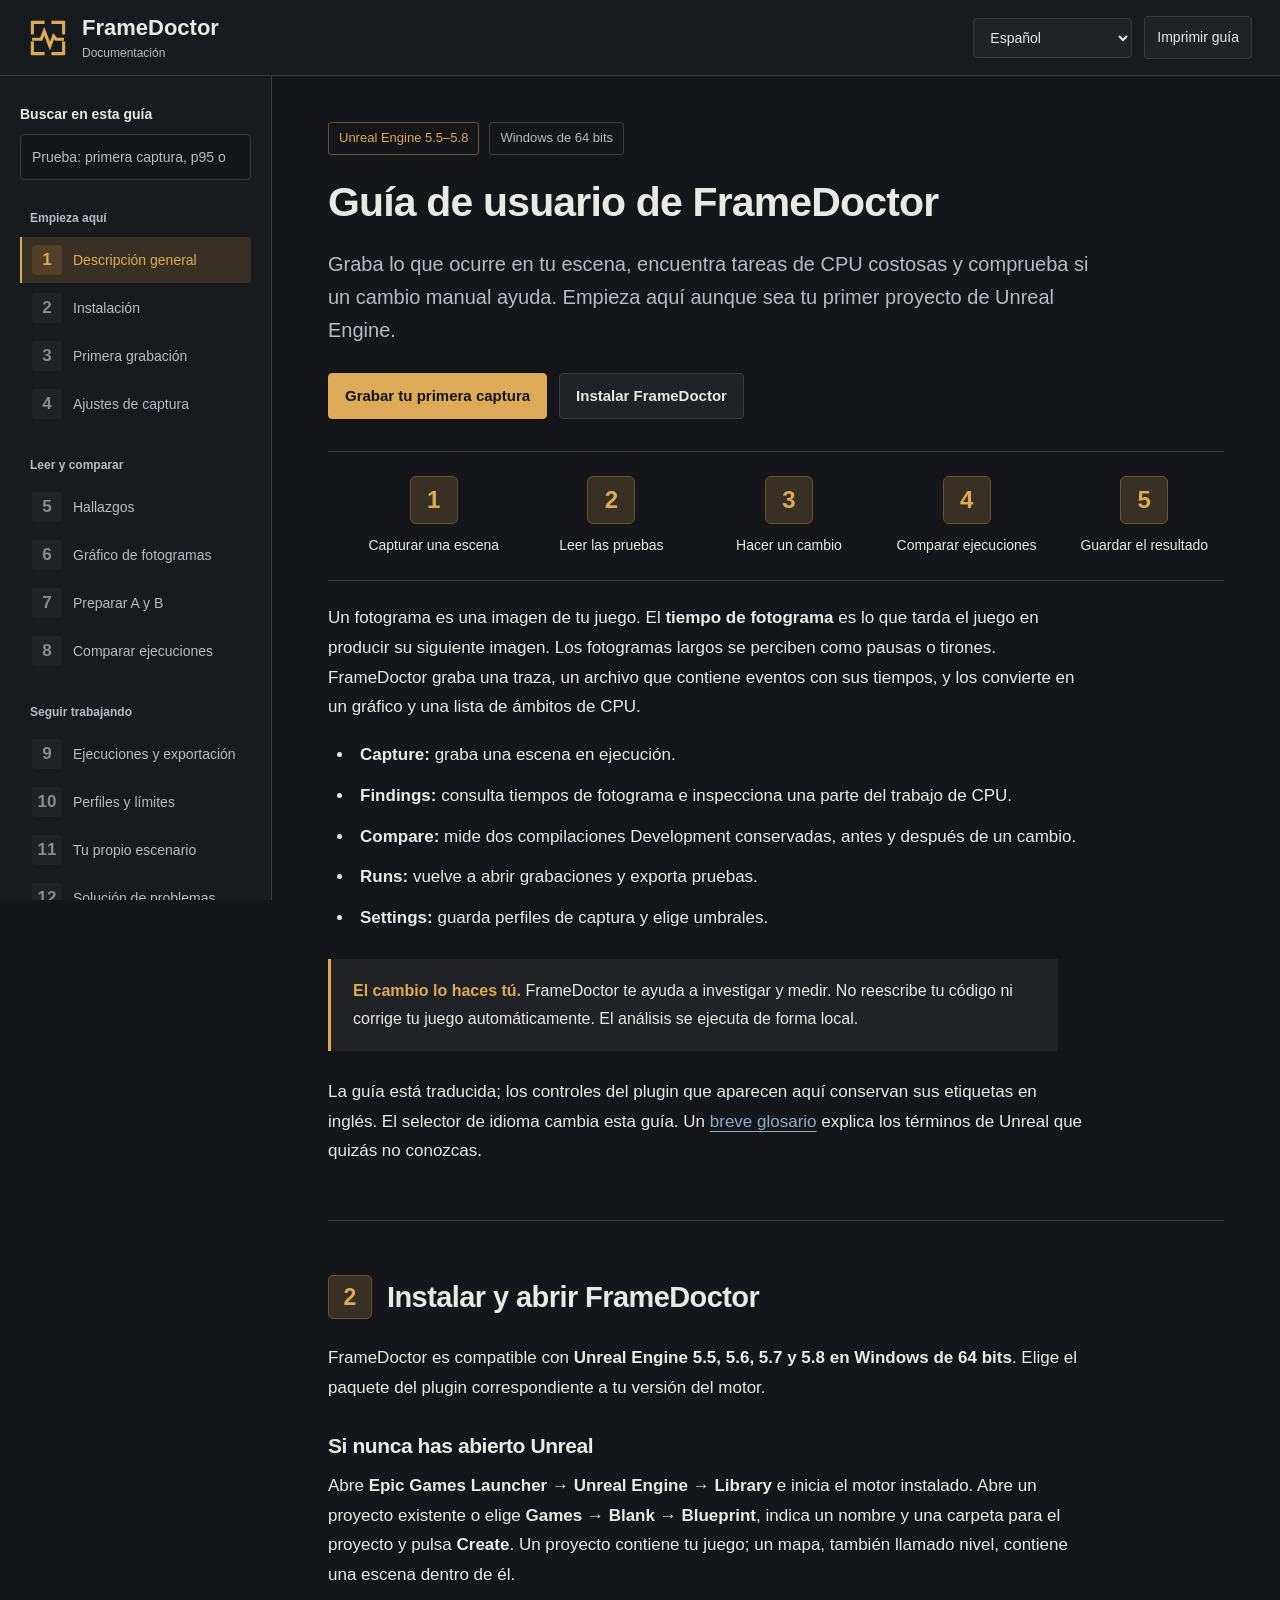
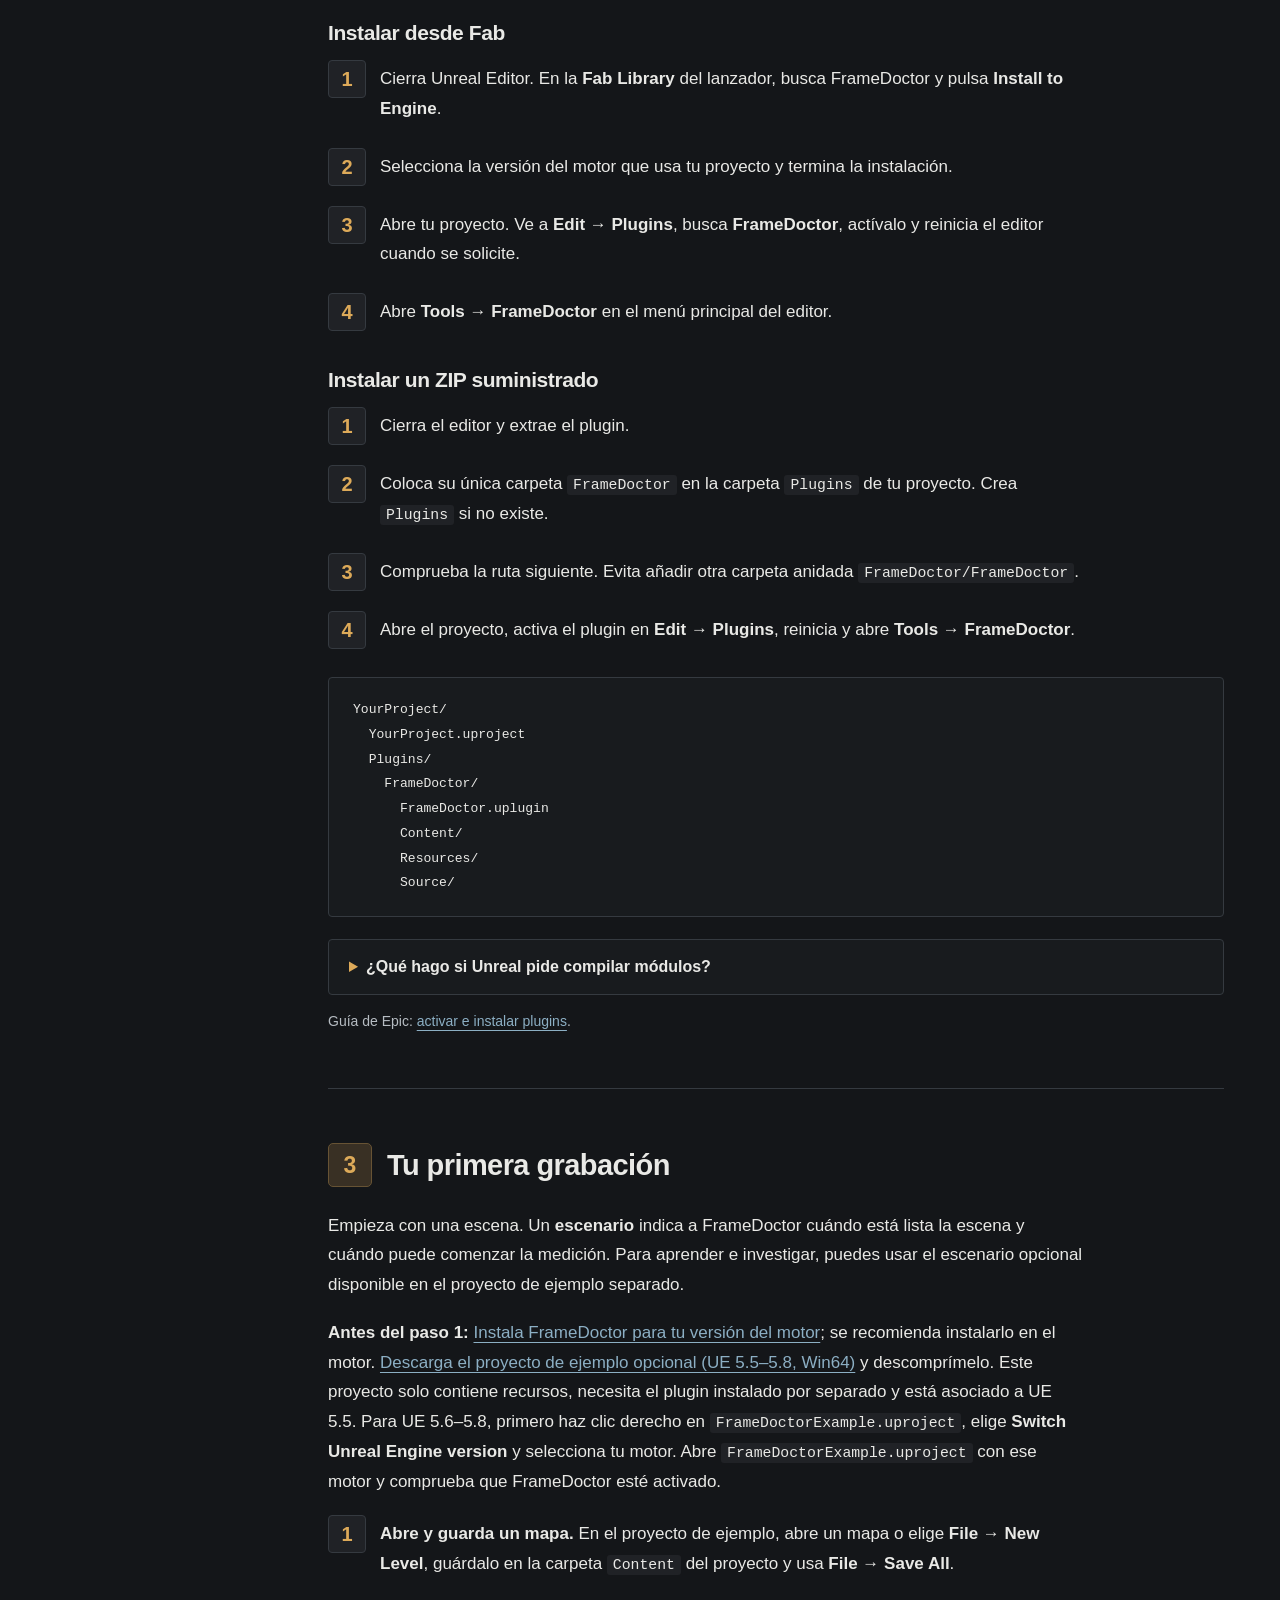
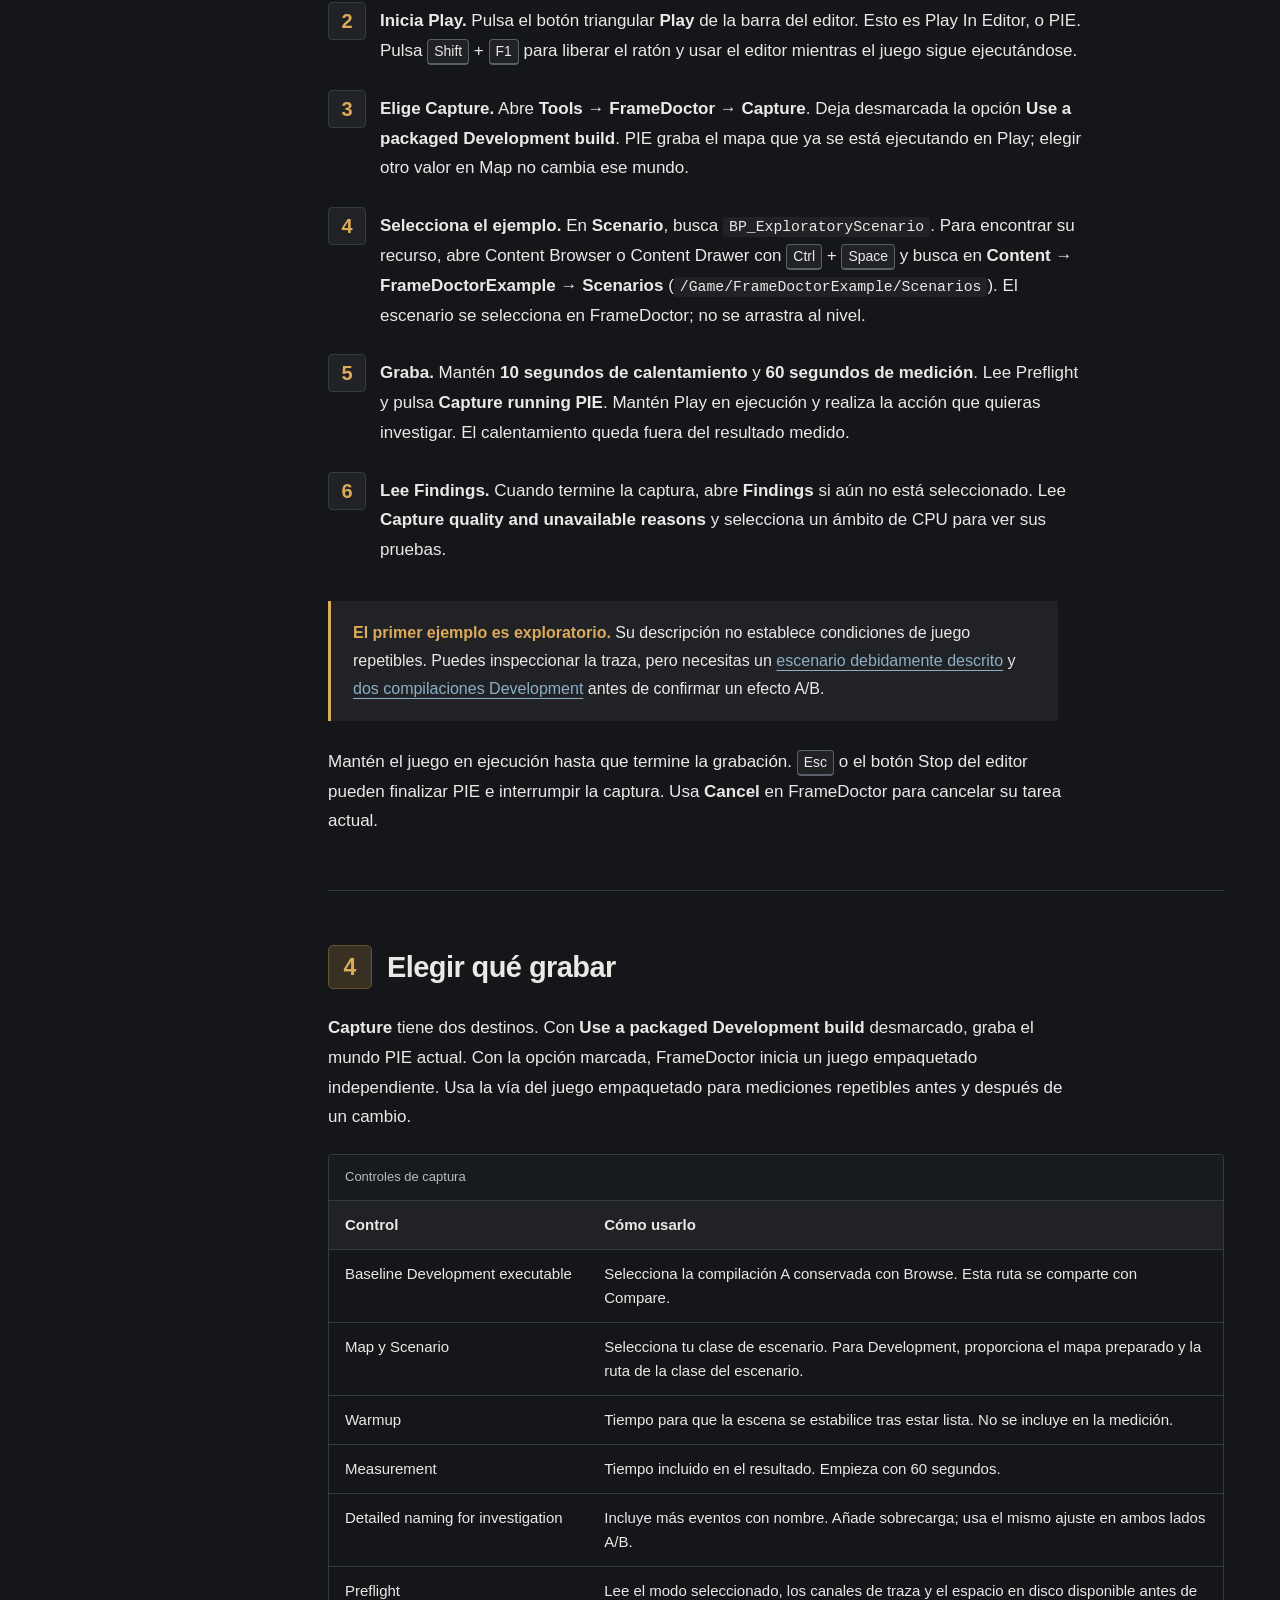
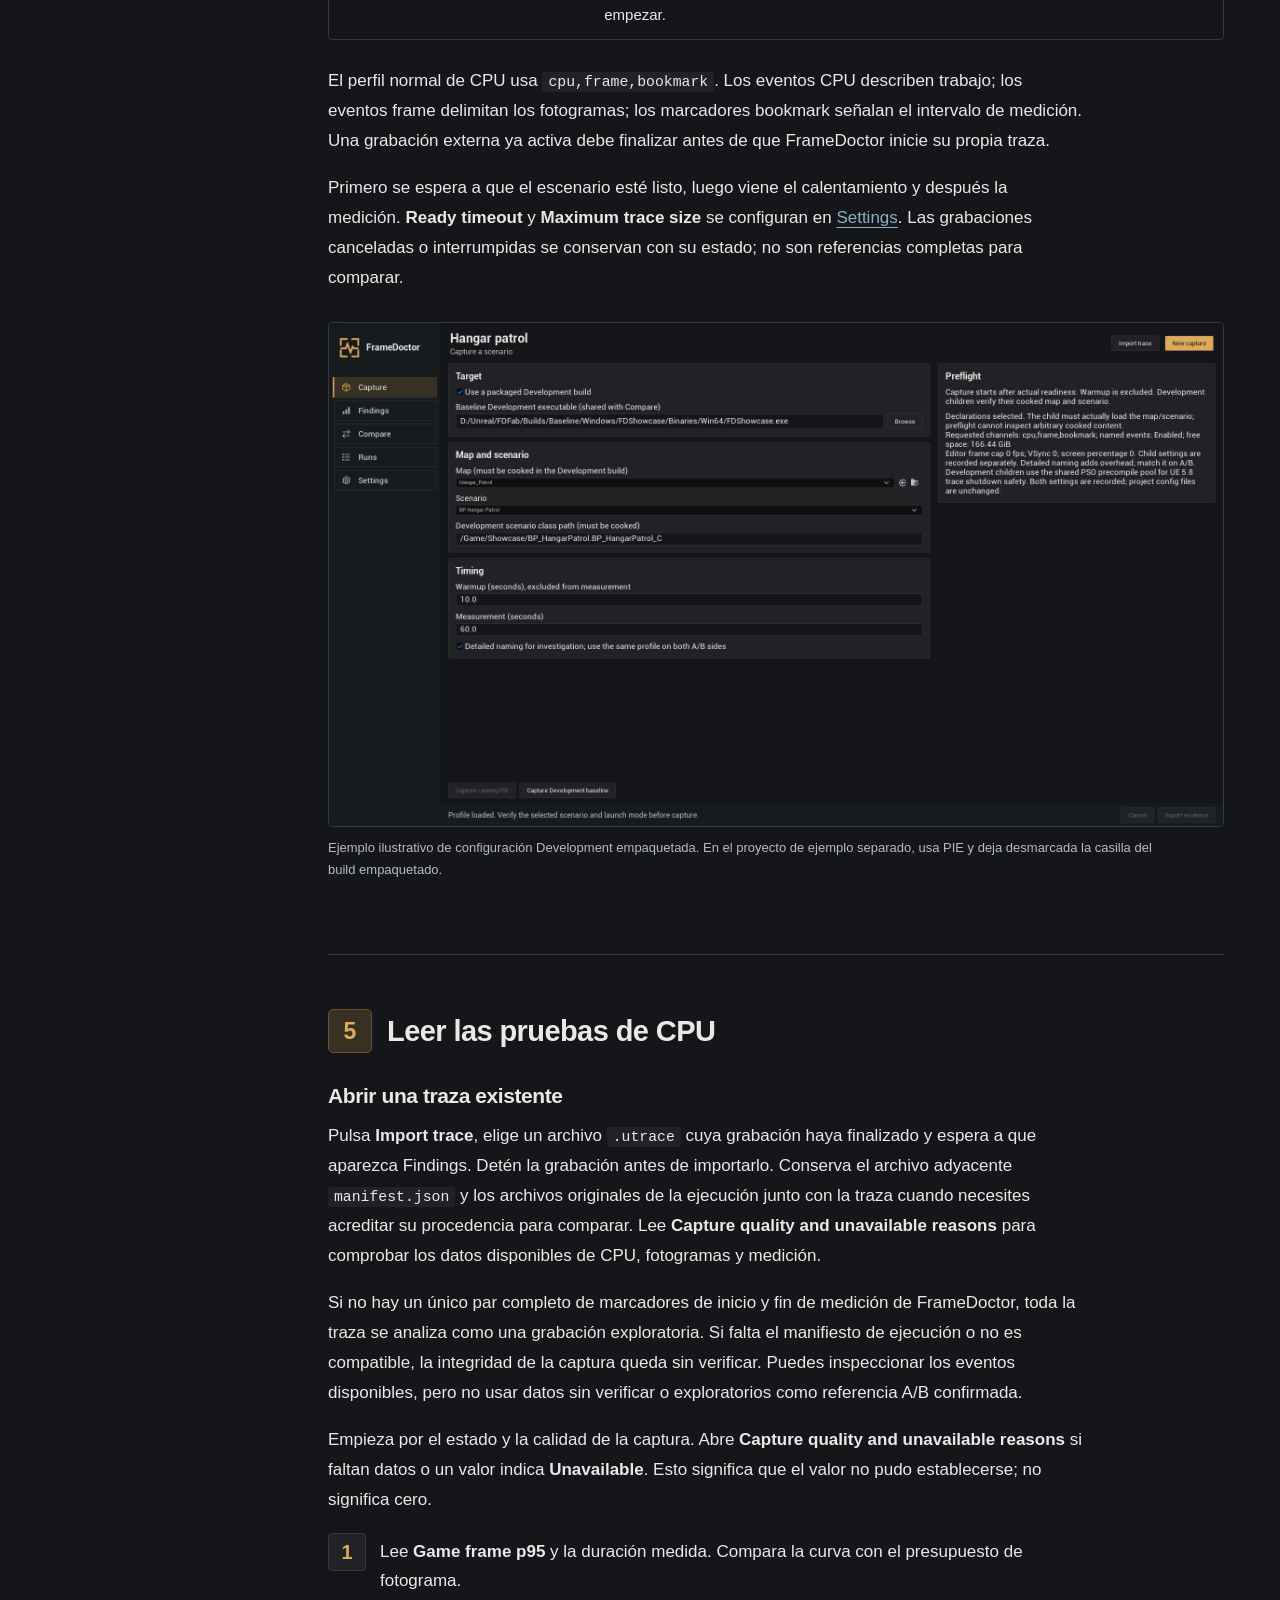
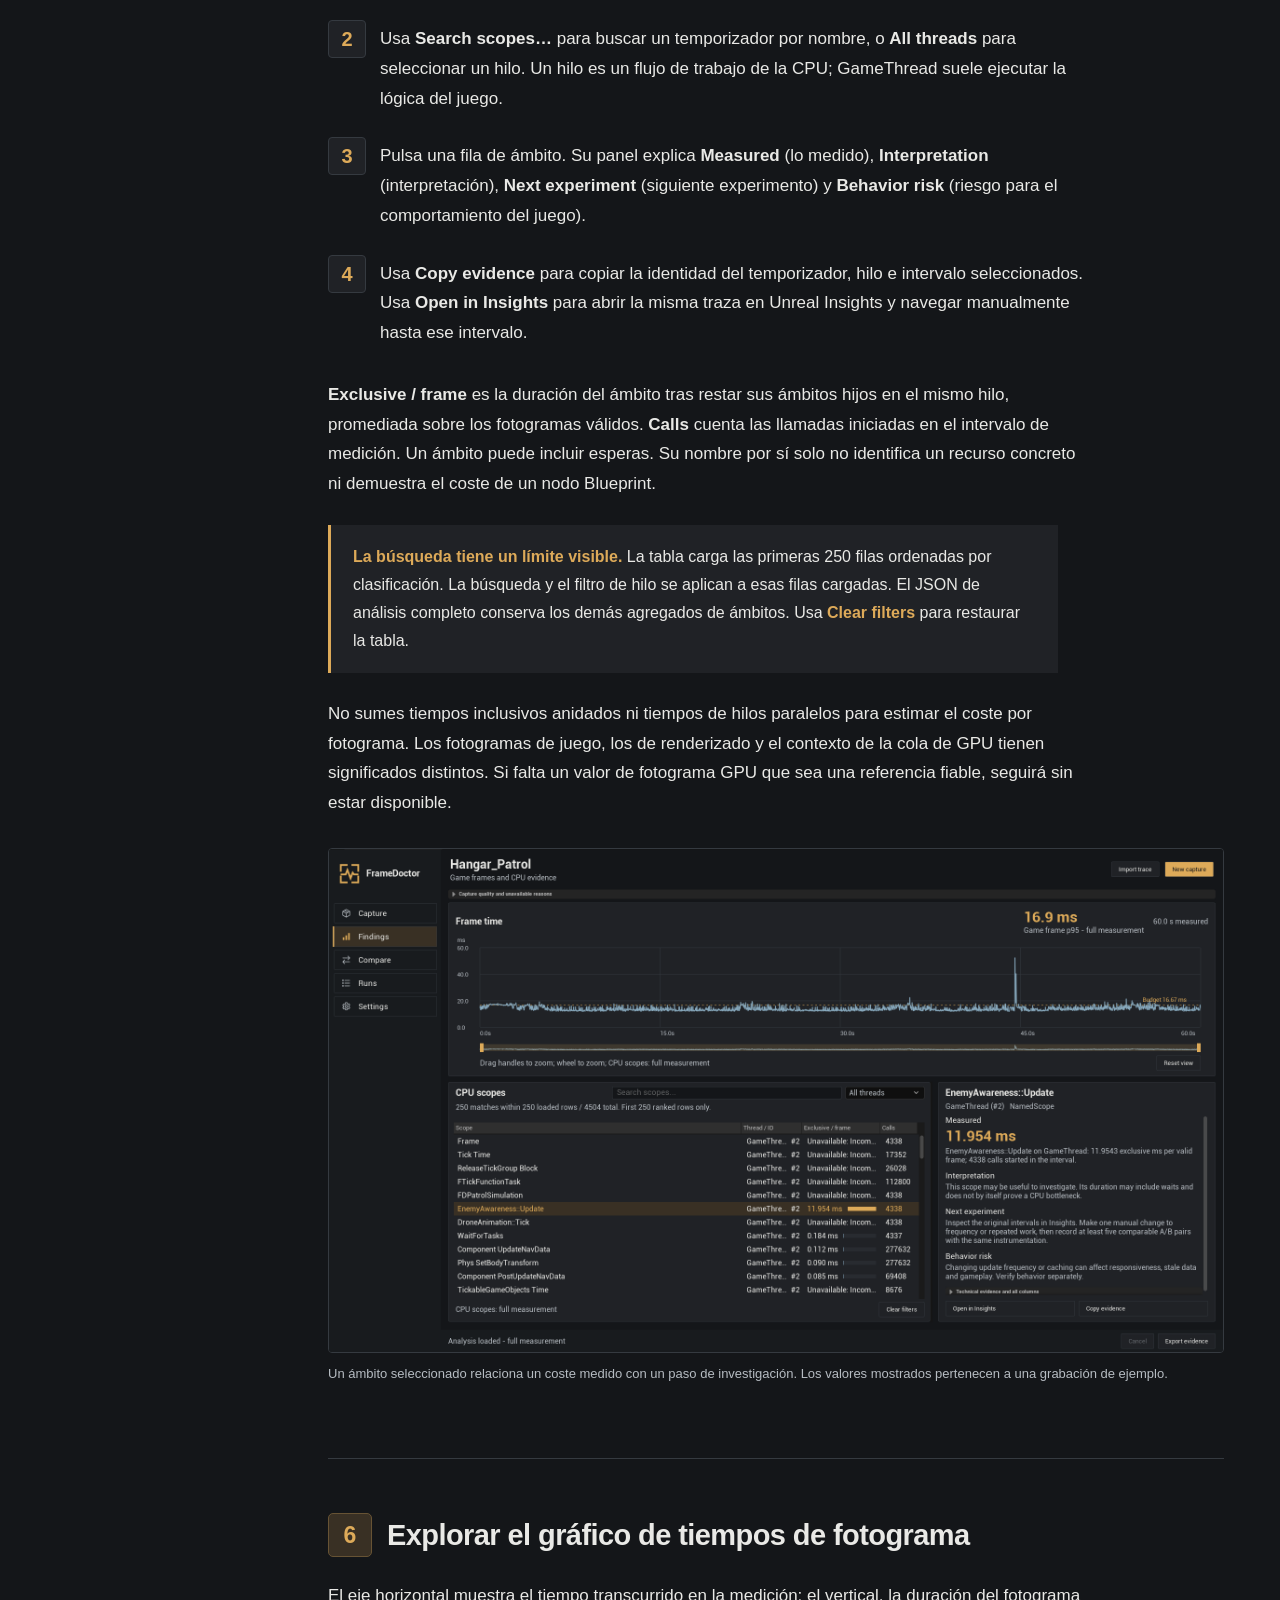
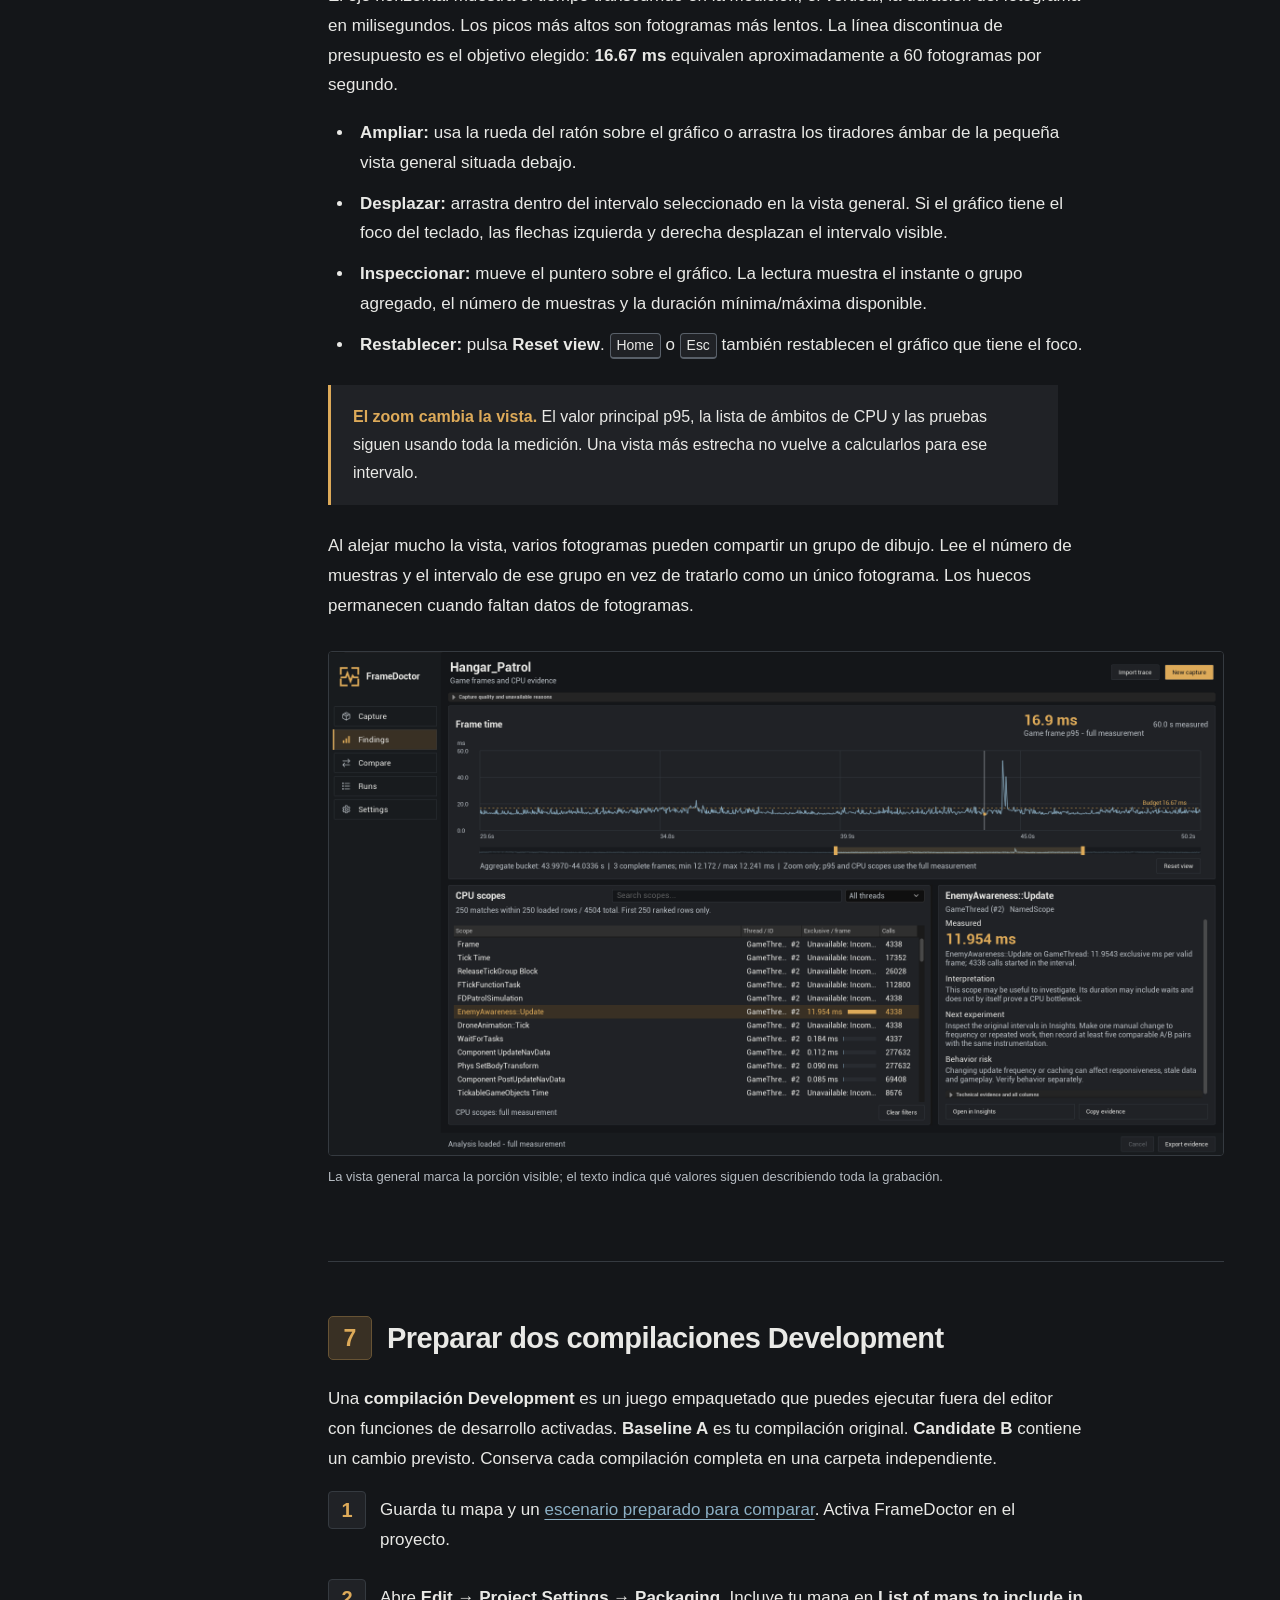
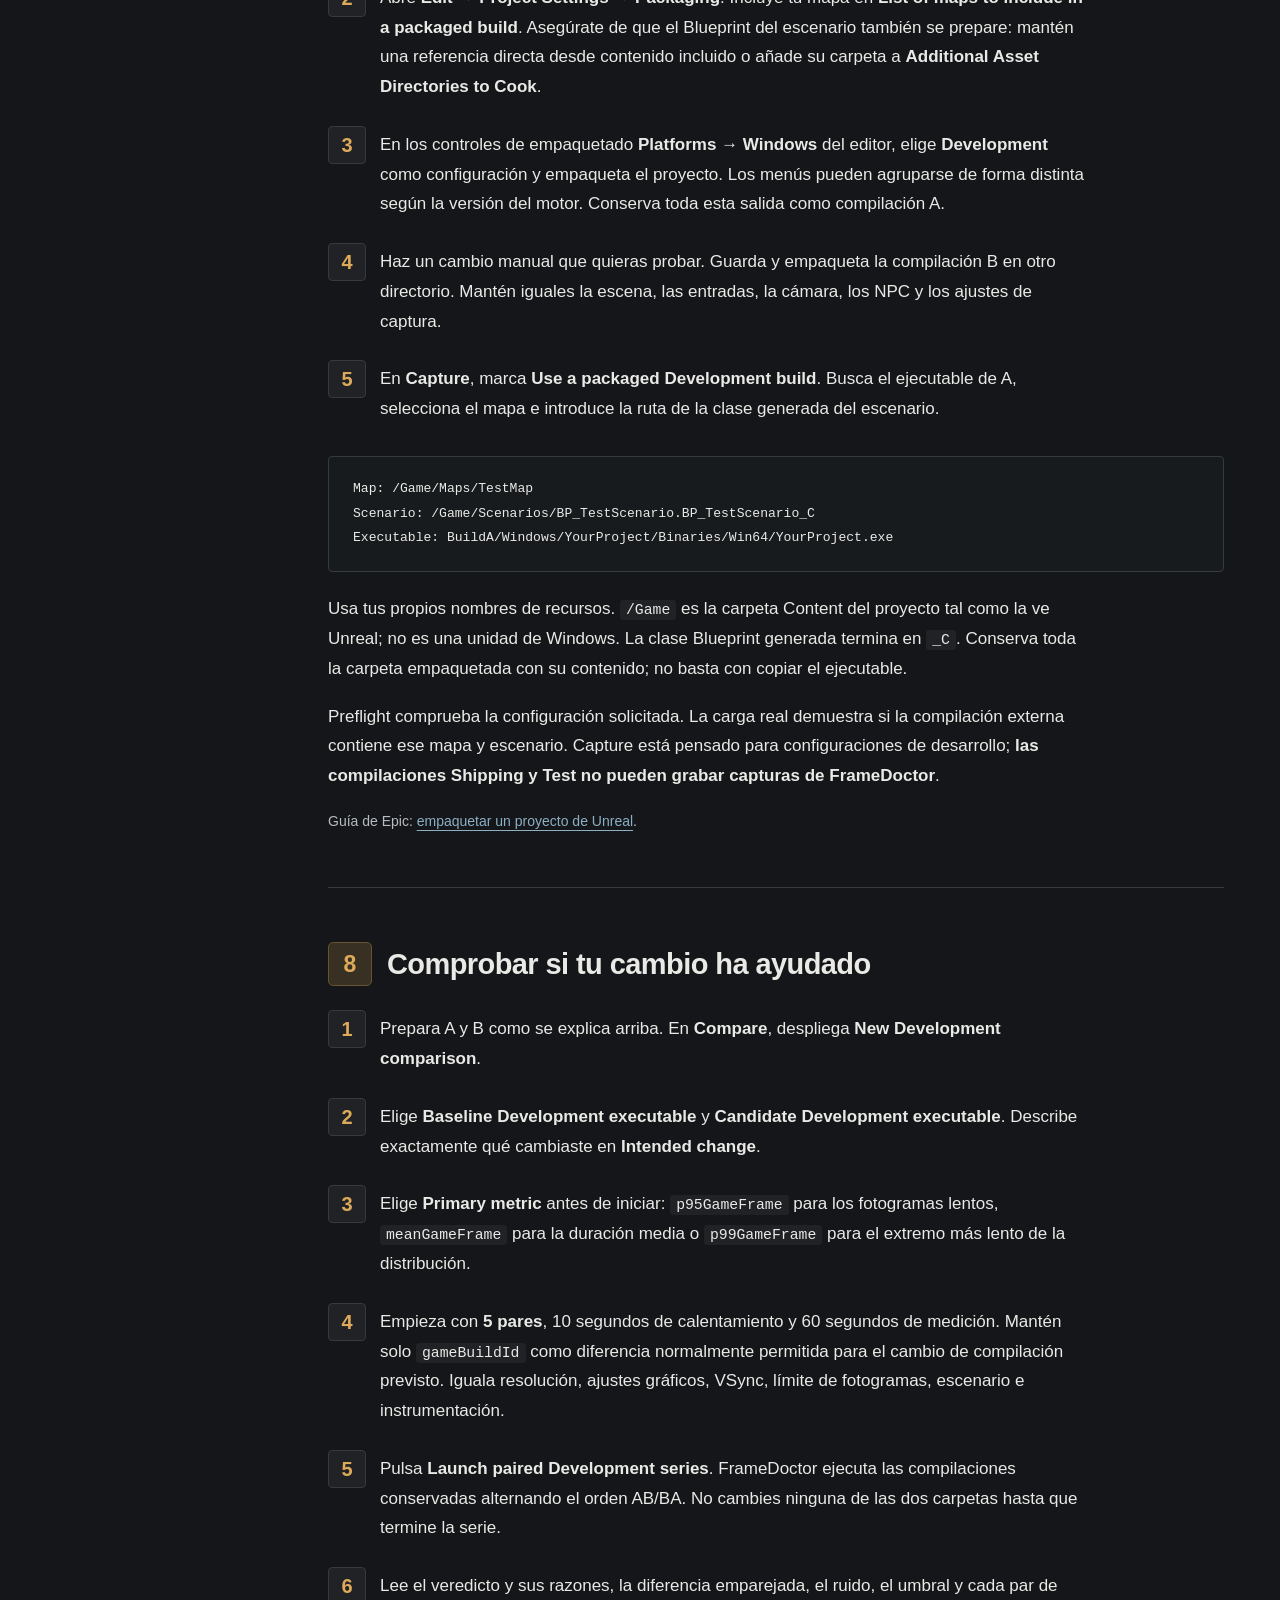
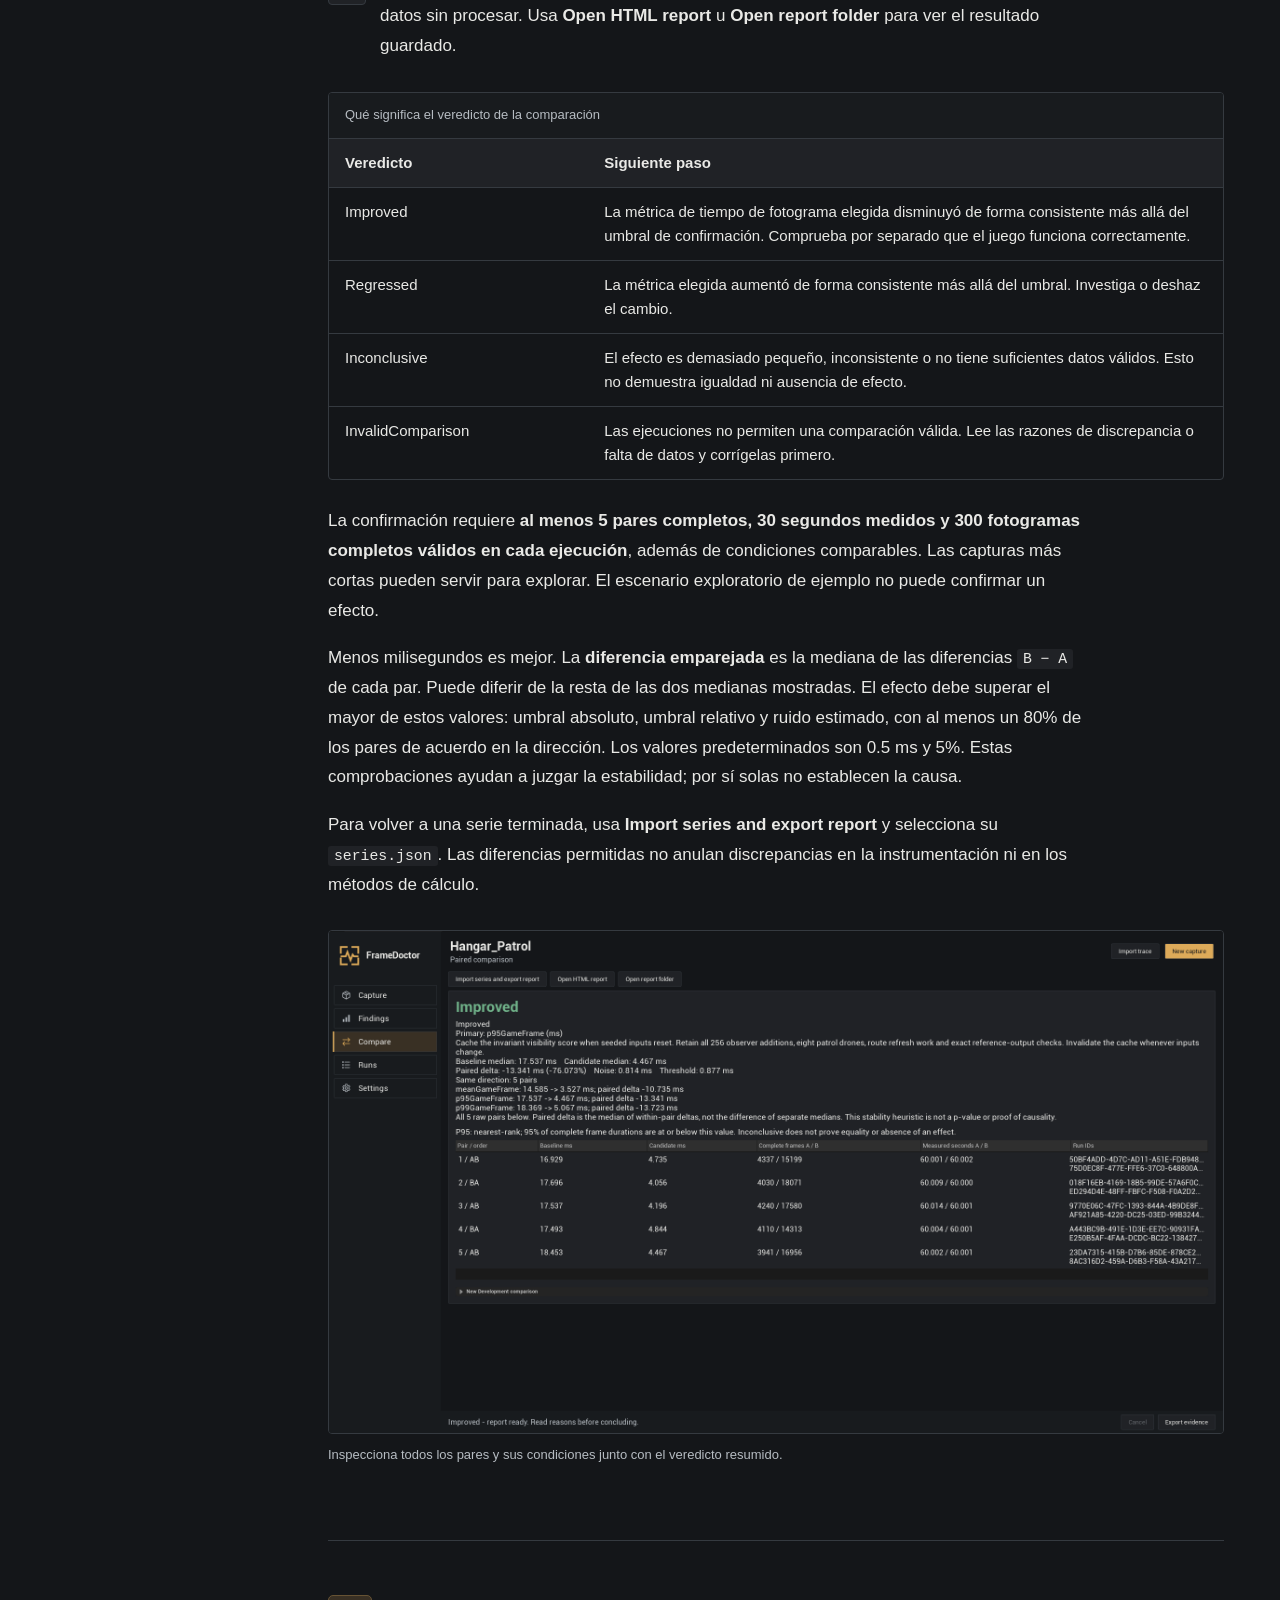
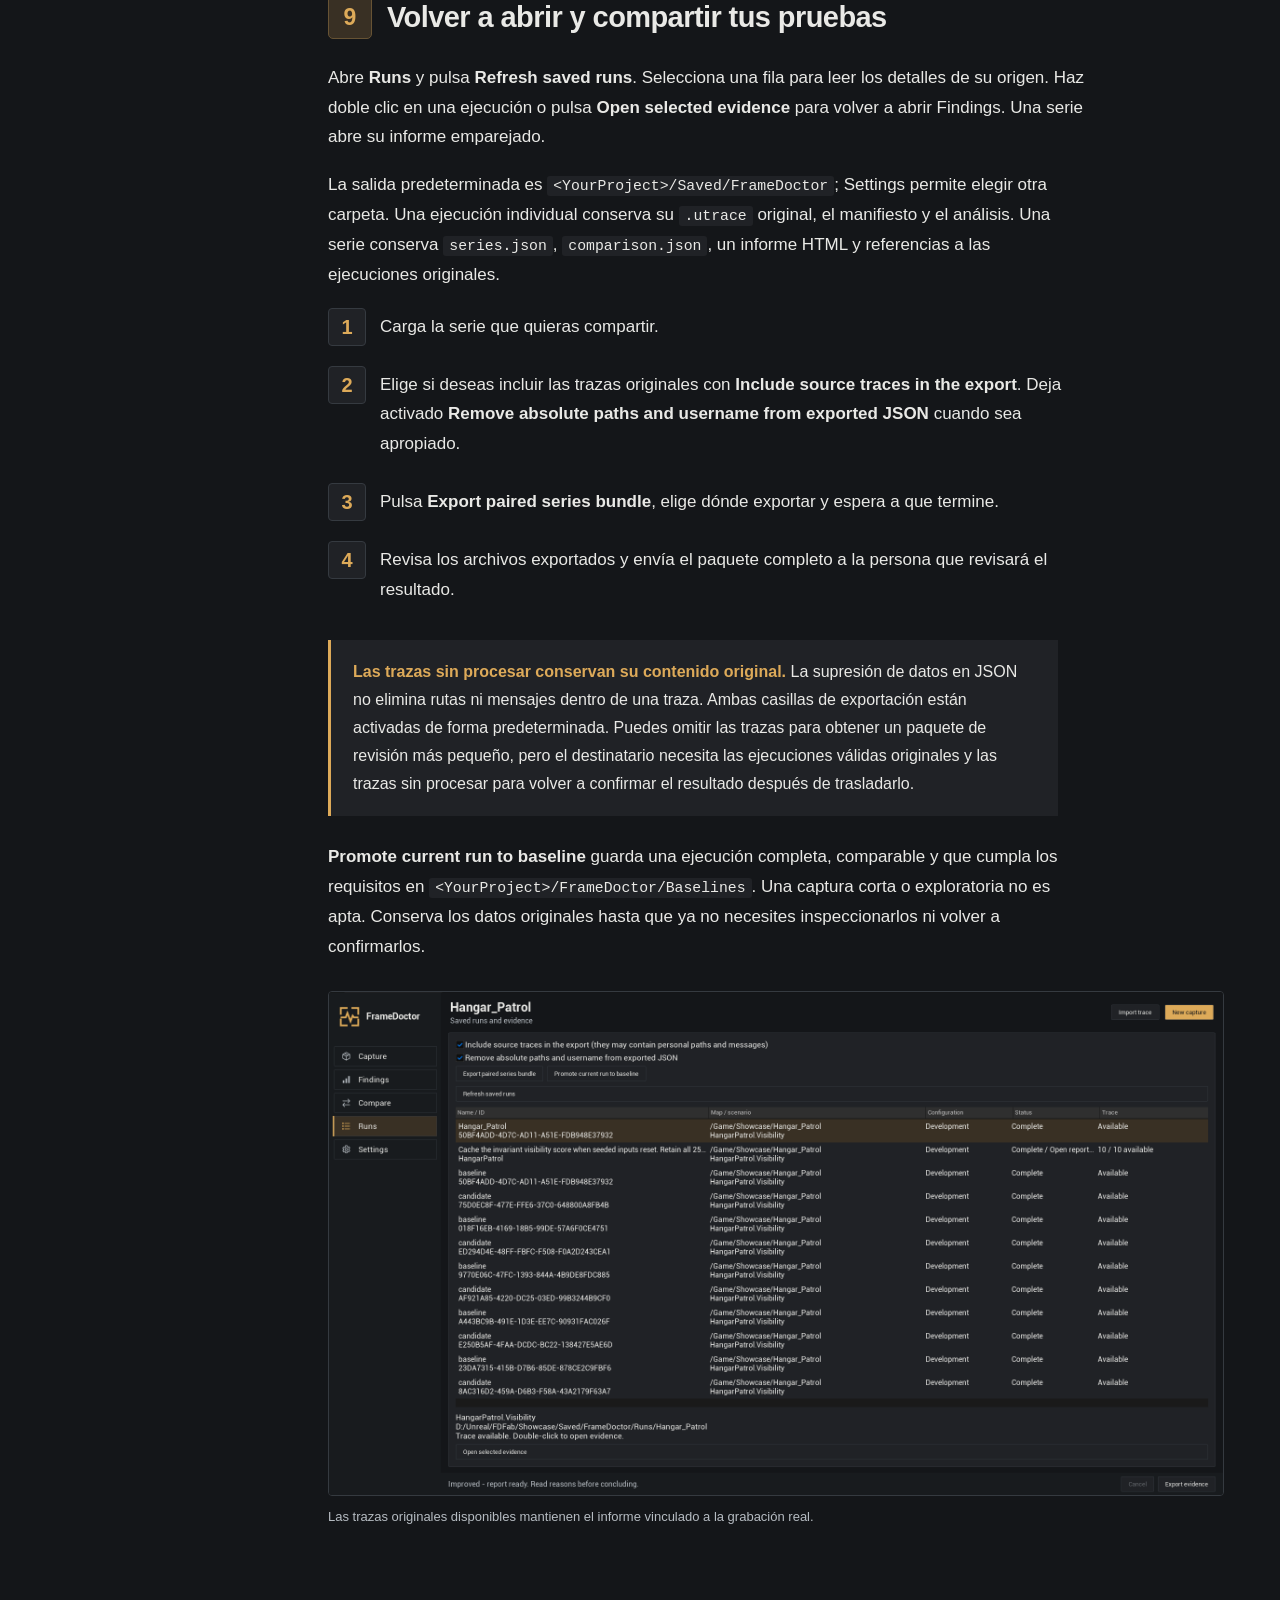
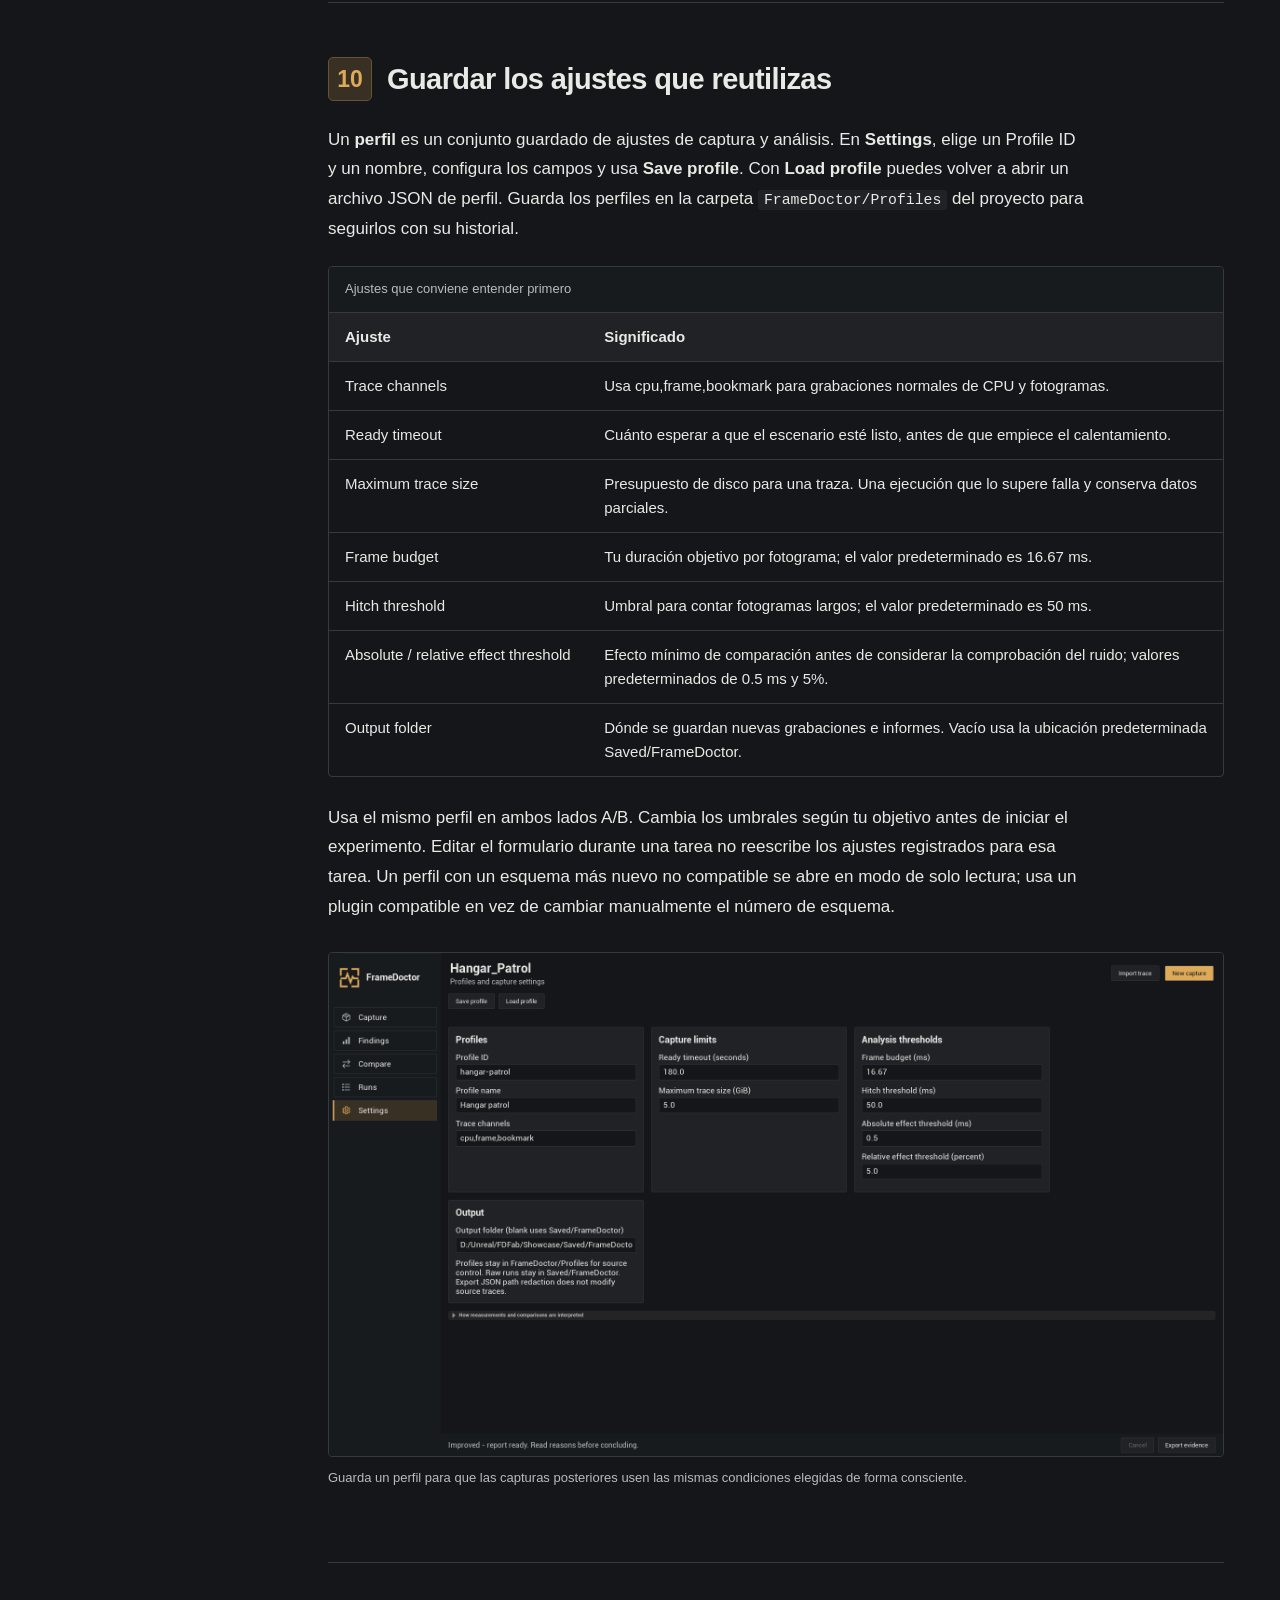
<file: es/index.html>
<!doctype html>
<html lang="es">
<head>
<meta charset="utf-8">
<meta name="viewport" content="width=device-width, initial-scale=1">
<meta name="color-scheme" content="dark">
<meta name="site-root" content="../">
<meta name="description" content="Instala FrameDoctor, graba tu primera traza de CPU en Unreal Engine, interpreta los tiempos de fotograma, compara un cambio manual y comparte las pruebas.">
<meta name="theme-color" content="#141619">
<title>Documentación de FrameDoctor | Unreal Engine 5.5–5.8</title>
<link rel="canonical" href="https://nexusforgeue.github.io/FrameDoctor-docs/es/">
<link rel="alternate" hreflang="en" href="https://nexusforgeue.github.io/FrameDoctor-docs/">
<link rel="alternate" hreflang="ru" href="https://nexusforgeue.github.io/FrameDoctor-docs/ru/">
<link rel="alternate" hreflang="de" href="https://nexusforgeue.github.io/FrameDoctor-docs/de/">
<link rel="alternate" hreflang="es" href="https://nexusforgeue.github.io/FrameDoctor-docs/es/">
<link rel="alternate" hreflang="fr" href="https://nexusforgeue.github.io/FrameDoctor-docs/fr/">
<link rel="alternate" hreflang="ja" href="https://nexusforgeue.github.io/FrameDoctor-docs/ja/">
<link rel="alternate" hreflang="ko" href="https://nexusforgeue.github.io/FrameDoctor-docs/ko/">
<link rel="alternate" hreflang="pt-BR" href="https://nexusforgeue.github.io/FrameDoctor-docs/pt-BR/">
<link rel="alternate" hreflang="zh-Hans" href="https://nexusforgeue.github.io/FrameDoctor-docs/zh-Hans/">
<link rel="alternate" hreflang="x-default" href="https://nexusforgeue.github.io/FrameDoctor-docs/">
<link rel="icon" type="image/svg+xml" href="../assets/framedoctor.svg">
<link rel="stylesheet" href="../assets/style.css">
<script src="../assets/app.js" defer></script>
</head>
<body data-search-empty="No hay capítulos coincidentes. Prueba una búsqueda más corta." data-search-results="{count} capítulos coincidentes">
<a class="skip-link" href="#main">Ir a la guía</a>
<header class="site-header"><a class="brand" href="#overview"><img src="../assets/framedoctor.svg" width="40" height="40" alt=""><span>FrameDoctor<small>Documentación</small></span></a><div class="header-actions"><label class="language-picker"><span class="visually-hidden">Idioma de la guía</span><select id="doc-locale" aria-label="Idioma de la guía"><option value="en" lang="en">English</option><option value="ru" lang="ru">Русский</option><option value="de" lang="de">Deutsch</option><option value="es" lang="es" selected>Español</option><option value="fr" lang="fr">Français</option><option value="ja" lang="ja">日本語</option><option value="ko" lang="ko">한국어</option><option value="pt-BR" lang="pt-BR">Português (Brasil)</option><option value="zh-Hans" lang="zh-Hans">简体中文</option></select></label><button type="button" class="print-button" id="print-guide">Imprimir guía</button><button type="button" class="menu-button" id="menu-toggle" aria-label="Capítulos" aria-controls="sidebar" aria-expanded="false"><span class="menu-caption">Capítulos</span><svg class="menu-icon" aria-hidden="true" width="18" height="18" viewBox="0 0 18 18"><path d="M2 4h14M2 9h14M2 14h14" fill="none" stroke="currentColor" stroke-width="1.5"/></svg></button></div></header>
<div class="veil" id="menu-veil" aria-hidden="true"></div>
<div class="layout"><aside class="sidebar" id="sidebar"><div class="search-box"><label for="doc-search">Buscar en esta guía</label><input id="doc-search" type="search" placeholder="Prueba: primera captura, p95 o Blueprint" autocomplete="off" aria-controls="search-results"><div class="search-results" id="search-results" hidden></div><p class="visually-hidden" id="search-status" role="status" aria-live="polite"></p></div><nav aria-label="Capítulos de la guía"><p class="nav-heading">Empieza aquí</p><a href="#overview" aria-current="location"><span class="nav-number" aria-hidden="true">1</span><span>Descripción general</span></a>
<a href="#installation"><span class="nav-number" aria-hidden="true">2</span><span>Instalación</span></a>
<a href="#first-capture"><span class="nav-number" aria-hidden="true">3</span><span>Primera grabación</span></a>
<a href="#capture"><span class="nav-number" aria-hidden="true">4</span><span>Ajustes de captura</span></a>
<p class="nav-heading">Leer y comparar</p><a href="#findings"><span class="nav-number" aria-hidden="true">5</span><span>Hallazgos</span></a>
<a href="#frame-chart"><span class="nav-number" aria-hidden="true">6</span><span>Gráfico de fotogramas</span></a>
<a href="#development"><span class="nav-number" aria-hidden="true">7</span><span>Preparar A y B</span></a>
<a href="#compare"><span class="nav-number" aria-hidden="true">8</span><span>Comparar ejecuciones</span></a>
<p class="nav-heading">Seguir trabajando</p><a href="#runs"><span class="nav-number" aria-hidden="true">9</span><span>Ejecuciones y exportación</span></a>
<a href="#profiles"><span class="nav-number" aria-hidden="true">10</span><span>Perfiles y límites</span></a>
<a href="#scenarios"><span class="nav-number" aria-hidden="true">11</span><span>Tu propio escenario</span></a>
<a href="#troubleshooting"><span class="nav-number" aria-hidden="true">12</span><span>Solución de problemas</span></a>
<a href="#glossary"><span class="nav-number" aria-hidden="true">13</span><span>Glosario</span></a>
<a href="#support"><span class="nav-number" aria-hidden="true">14</span><span>Versión y soporte</span></a></nav><div class="sidebar-footer"><span>FrameDoctor 1.0.0</span><span>Unreal Engine 5.5–5.8</span><span>Windows de 64 bits</span></div></aside>
<main class="guide" id="main" tabindex="-1"><section class="doc-section overview" id="overview" data-title="Qué hace FrameDoctor" tabindex="-1"><div class="compatibility"><span>Unreal Engine 5.5–5.8</span><span>Windows de 64 bits</span></div><h1>Guía de usuario de FrameDoctor</h1><p class="lead">Graba lo que ocurre en tu escena, encuentra tareas de CPU costosas y comprueba si un cambio manual ayuda. Empieza aquí aunque sea tu primer proyecto de Unreal Engine.</p><div class="intro-actions"><a class="primary" href="#first-capture">Grabar tu primera captura</a><a class="secondary" href="#installation">Instalar FrameDoctor</a></div><ol class="workflow" aria-label="Guía de usuario de FrameDoctor"><li>Capturar una escena</li><li>Leer las pruebas</li><li>Hacer un cambio</li><li>Comparar ejecuciones</li><li>Guardar el resultado</li></ol>

      <p>Un fotograma es una imagen de tu juego. El <strong>tiempo de fotograma</strong> es lo que tarda el juego en producir su siguiente imagen. Los fotogramas largos se perciben como pausas o tirones. FrameDoctor graba una traza, un archivo que contiene eventos con sus tiempos, y los convierte en un gráfico y una lista de ámbitos de CPU.</p>
      <ul><li><strong>Capture:</strong> graba una escena en ejecución.</li><li><strong>Findings:</strong> consulta tiempos de fotograma e inspecciona una parte del trabajo de CPU.</li><li><strong>Compare:</strong> mide dos compilaciones Development conservadas, antes y después de un cambio.</li><li><strong>Runs:</strong> vuelve a abrir grabaciones y exporta pruebas.</li><li><strong>Settings:</strong> guarda perfiles de captura y elige umbrales.</li></ul>
      <div class="callout"><strong>El cambio lo haces tú.</strong> FrameDoctor te ayuda a investigar y medir. No reescribe tu código ni corrige tu juego automáticamente. El análisis se ejecuta de forma local.</div>
      <p>La guía está traducida; los controles del plugin que aparecen aquí conservan sus etiquetas en inglés. El selector de idioma cambia esta guía. Un <a href="#glossary">breve glosario</a> explica los términos de Unreal que quizás no conozcas.</p>
</section>
<section class="doc-section" id="installation" data-title="Instalar y abrir FrameDoctor" tabindex="-1"><div class="section-heading"><span class="chapter-number" aria-hidden="true">2</span><h2>Instalar y abrir FrameDoctor</h2></div>

      <p>FrameDoctor es compatible con <strong>Unreal Engine 5.5, 5.6, 5.7 y 5.8 en Windows de 64 bits</strong>. Elige el paquete del plugin correspondiente a tu versión del motor.</p>
      <h3>Si nunca has abierto Unreal</h3><p>Abre <strong>Epic Games Launcher → Unreal Engine → Library</strong> e inicia el motor instalado. Abre un proyecto existente o elige <strong>Games → Blank → Blueprint</strong>, indica un nombre y una carpeta para el proyecto y pulsa <strong>Create</strong>. Un proyecto contiene tu juego; un mapa, también llamado nivel, contiene una escena dentro de él.</p>
      <h3>Instalar desde Fab</h3><ol role="list"><li>Cierra Unreal Editor. En la <strong>Fab Library</strong> del lanzador, busca FrameDoctor y pulsa <strong>Install to Engine</strong>.</li><li>Selecciona la versión del motor que usa tu proyecto y termina la instalación.</li><li>Abre tu proyecto. Ve a <strong>Edit → Plugins</strong>, busca <strong>FrameDoctor</strong>, actívalo y reinicia el editor cuando se solicite.</li><li>Abre <strong>Tools → FrameDoctor</strong> en el menú principal del editor.</li></ol>
      <h3>Instalar un ZIP suministrado</h3><ol role="list"><li>Cierra el editor y extrae el plugin.</li><li>Coloca su única carpeta <code>FrameDoctor</code> en la carpeta <code>Plugins</code> de tu proyecto. Crea <code>Plugins</code> si no existe.</li><li>Comprueba la ruta siguiente. Evita añadir otra carpeta anidada <code>FrameDoctor/FrameDoctor</code>.</li><li>Abre el proyecto, activa el plugin en <strong>Edit → Plugins</strong>, reinicia y abre <strong>Tools → FrameDoctor</strong>.</li></ol>
      <pre><code>YourProject/
  YourProject.uproject
  Plugins/
    FrameDoctor/
      FrameDoctor.uplugin
      Content/
      Resources/
      Source/</code></pre>
      <details><summary>¿Qué hago si Unreal pide compilar módulos?</summary><p>Un paquete compilado también incluye <code>Binaries</code>. Un paquete que solo contiene código fuente necesita una cadena de herramientas de compilación C++ compatible, aunque tu juego use Blueprints. Instala Visual Studio 2022 con <strong>Game development with C++</strong> y el Windows SDK que requiera tu motor. En un proyecto que solo use Blueprints, utiliza <strong>Tools → New C++ Class</strong> para añadir una clase mínima y crear el destino C++ del proyecto. Cierra Unreal y compila el destino <strong>Development Editor / Win64</strong> del proyecto en Visual Studio. Después, vuelve a abrir el proyecto. Si la compilación falla, lee el primer error y confirma que las versiones del motor y del paquete coinciden.</p></details>
      <p class="reference">Guía de Epic: <a href="https://dev.epicgames.com/documentation/en-us/unreal-engine/working-with-plugins-in-unreal-engine">activar e instalar plugins</a>.</p>
</section>
<section class="doc-section" id="first-capture" data-title="Tu primera grabación" tabindex="-1"><div class="section-heading"><span class="chapter-number" aria-hidden="true">3</span><h2>Tu primera grabación</h2></div>

      <p>Empieza con una escena. Un <strong>escenario</strong> indica a FrameDoctor cuándo está lista la escena y cuándo puede comenzar la medición. Para aprender e investigar, puedes usar el escenario opcional disponible en el proyecto de ejemplo separado.</p>
      <p><strong>Antes del paso 1:</strong> <a href="#installation">Instala FrameDoctor para tu versión del motor</a>; se recomienda instalarlo en el motor. <a href="https://nexusforgeue.github.io/FrameDoctor-docs/assets/downloads/FrameDoctorExample-UE5.5-5.8.zip">Descarga el proyecto de ejemplo opcional (UE 5.5–5.8, Win64)</a> y descomprímelo. Este proyecto solo contiene recursos, necesita el plugin instalado por separado y está asociado a UE 5.5. Para UE 5.6–5.8, primero haz clic derecho en <code>FrameDoctorExample.uproject</code>, elige <strong>Switch Unreal Engine version</strong> y selecciona tu motor. Abre <code>FrameDoctorExample.uproject</code> con ese motor y comprueba que FrameDoctor esté activado.</p>
      <ol role="list"><li><strong>Abre y guarda un mapa.</strong> En el proyecto de ejemplo, abre un mapa o elige <strong>File → New Level</strong>, guárdalo en la carpeta <code>Content</code> del proyecto y usa <strong>File → Save All</strong>.</li><li><strong>Inicia Play.</strong> Pulsa el botón triangular <strong>Play</strong> de la barra del editor. Esto es Play In Editor, o PIE. Pulsa <kbd>Shift</kbd> + <kbd>F1</kbd> para liberar el ratón y usar el editor mientras el juego sigue ejecutándose.</li><li><strong>Elige Capture.</strong> Abre <strong>Tools → FrameDoctor → Capture</strong>. Deja desmarcada la opción <strong>Use a packaged Development build</strong>. PIE graba el mapa que ya se está ejecutando en Play; elegir otro valor en Map no cambia ese mundo.</li><li><strong>Selecciona el ejemplo.</strong> En <strong>Scenario</strong>, busca <code>BP_ExploratoryScenario</code>. Para encontrar su recurso, abre Content Browser o Content Drawer con <kbd>Ctrl</kbd> + <kbd>Space</kbd> y busca en <strong>Content → FrameDoctorExample → Scenarios</strong> (<code>/Game/FrameDoctorExample/Scenarios</code>). El escenario se selecciona en FrameDoctor; no se arrastra al nivel.</li><li><strong>Graba.</strong> Mantén <strong>10 segundos de calentamiento</strong> y <strong>60 segundos de medición</strong>. Lee Preflight y pulsa <strong>Capture running PIE</strong>. Mantén Play en ejecución y realiza la acción que quieras investigar. El calentamiento queda fuera del resultado medido.</li><li><strong>Lee Findings.</strong> Cuando termine la captura, abre <strong>Findings</strong> si aún no está seleccionado. Lee <strong>Capture quality and unavailable reasons</strong> y selecciona un ámbito de CPU para ver sus pruebas.</li></ol>
      <div class="callout"><strong>El primer ejemplo es exploratorio.</strong> Su descripción no establece condiciones de juego repetibles. Puedes inspeccionar la traza, pero necesitas un <a href="#scenarios">escenario debidamente descrito</a> y <a href="#development">dos compilaciones Development</a> antes de confirmar un efecto A/B.</div>
      <p>Mantén el juego en ejecución hasta que termine la grabación. <kbd>Esc</kbd> o el botón Stop del editor pueden finalizar PIE e interrumpir la captura. Usa <strong>Cancel</strong> en FrameDoctor para cancelar su tarea actual.</p>
</section>
<section class="doc-section" id="capture" data-title="Elegir qué grabar" tabindex="-1"><div class="section-heading"><span class="chapter-number" aria-hidden="true">4</span><h2>Elegir qué grabar</h2></div>

      <p><strong>Capture</strong> tiene dos destinos. Con <strong>Use a packaged Development build</strong> desmarcado, graba el mundo PIE actual. Con la opción marcada, FrameDoctor inicia un juego empaquetado independiente. Usa la vía del juego empaquetado para mediciones repetibles antes y después de un cambio.</p>
      <div class="table-scroll"><table><caption>Controles de captura</caption><thead><tr><th>Control</th><th>Cómo usarlo</th></tr></thead><tbody><tr><td>Baseline Development executable</td><td>Selecciona la compilación A conservada con Browse. Esta ruta se comparte con Compare.</td></tr><tr><td>Map y Scenario</td><td>Selecciona tu clase de escenario. Para Development, proporciona el mapa preparado y la ruta de la clase del escenario.</td></tr><tr><td>Warmup</td><td>Tiempo para que la escena se estabilice tras estar lista. No se incluye en la medición.</td></tr><tr><td>Measurement</td><td>Tiempo incluido en el resultado. Empieza con 60 segundos.</td></tr><tr><td>Detailed naming for investigation</td><td>Incluye más eventos con nombre. Añade sobrecarga; usa el mismo ajuste en ambos lados A/B.</td></tr><tr><td>Preflight</td><td>Lee el modo seleccionado, los canales de traza y el espacio en disco disponible antes de empezar.</td></tr></tbody></table></div>
      <p>El perfil normal de CPU usa <code>cpu,frame,bookmark</code>. Los eventos CPU describen trabajo; los eventos frame delimitan los fotogramas; los marcadores bookmark señalan el intervalo de medición. Una grabación externa ya activa debe finalizar antes de que FrameDoctor inicie su propia traza.</p>
      <p>Primero se espera a que el escenario esté listo, luego viene el calentamiento y después la medición. <strong>Ready timeout</strong> y <strong>Maximum trace size</strong> se configuran en <a href="#profiles">Settings</a>. Las grabaciones canceladas o interrumpidas se conservan con su estado; no son referencias completas para comparar.</p>
      <figure><a href="../assets/screens/capture.png" target="_blank" rel="noopener" aria-label="Abrir imagen a tamaño completo: Página Capture con destino Development, mapa, escenario, calentamiento, medición y Preflight."><img src="../assets/screens/capture.png" width="1920" height="1080" alt="Página Capture con destino Development, mapa, escenario, calentamiento, medición y Preflight." loading="lazy"></a><figcaption>Ejemplo ilustrativo de configuración Development empaquetada. En el proyecto de ejemplo separado, usa PIE y deja desmarcada la casilla del build empaquetado.</figcaption></figure>
</section>
<section class="doc-section" id="findings" data-title="Leer las pruebas de CPU" tabindex="-1"><div class="section-heading"><span class="chapter-number" aria-hidden="true">5</span><h2>Leer las pruebas de CPU</h2></div>

      <h3>Abrir una traza existente</h3><p>Pulsa <strong>Import trace</strong>, elige un archivo <code>.utrace</code> cuya grabación haya finalizado y espera a que aparezca Findings. Detén la grabación antes de importarlo. Conserva el archivo adyacente <code>manifest.json</code> y los archivos originales de la ejecución junto con la traza cuando necesites acreditar su procedencia para comparar. Lee <strong>Capture quality and unavailable reasons</strong> para comprobar los datos disponibles de CPU, fotogramas y medición.</p>
      <p>Si no hay un único par completo de marcadores de inicio y fin de medición de FrameDoctor, toda la traza se analiza como una grabación exploratoria. Si falta el manifiesto de ejecución o no es compatible, la integridad de la captura queda sin verificar. Puedes inspeccionar los eventos disponibles, pero no usar datos sin verificar o exploratorios como referencia A/B confirmada.</p>
      <p>Empieza por el estado y la calidad de la captura. Abre <strong>Capture quality and unavailable reasons</strong> si faltan datos o un valor indica <strong>Unavailable</strong>. Esto significa que el valor no pudo establecerse; no significa cero.</p>
      <ol role="list"><li>Lee <strong>Game frame p95</strong> y la duración medida. Compara la curva con el presupuesto de fotograma.</li><li>Usa <strong>Search scopes…</strong> para buscar un temporizador por nombre, o <strong>All threads</strong> para seleccionar un hilo. Un hilo es un flujo de trabajo de la CPU; GameThread suele ejecutar la lógica del juego.</li><li>Pulsa una fila de ámbito. Su panel explica <strong>Measured</strong> (lo medido), <strong>Interpretation</strong> (interpretación), <strong>Next experiment</strong> (siguiente experimento) y <strong>Behavior risk</strong> (riesgo para el comportamiento del juego).</li><li>Usa <strong>Copy evidence</strong> para copiar la identidad del temporizador, hilo e intervalo seleccionados. Usa <strong>Open in Insights</strong> para abrir la misma traza en Unreal Insights y navegar manualmente hasta ese intervalo.</li></ol>
      <p><strong>Exclusive / frame</strong> es la duración del ámbito tras restar sus ámbitos hijos en el mismo hilo, promediada sobre los fotogramas válidos. <strong>Calls</strong> cuenta las llamadas iniciadas en el intervalo de medición. Un ámbito puede incluir esperas. Su nombre por sí solo no identifica un recurso concreto ni demuestra el coste de un nodo Blueprint.</p>
      <div class="callout"><strong>La búsqueda tiene un límite visible.</strong> La tabla carga las primeras 250 filas ordenadas por clasificación. La búsqueda y el filtro de hilo se aplican a esas filas cargadas. El JSON de análisis completo conserva los demás agregados de ámbitos. Usa <strong>Clear filters</strong> para restaurar la tabla.</div>
      <p>No sumes tiempos inclusivos anidados ni tiempos de hilos paralelos para estimar el coste por fotograma. Los fotogramas de juego, los de renderizado y el contexto de la cola de GPU tienen significados distintos. Si falta un valor de fotograma GPU que sea una referencia fiable, seguirá sin estar disponible.</p>
      <figure><a href="../assets/screens/findings.png" target="_blank" rel="noopener" aria-label="Abrir imagen a tamaño completo: Findings con un gráfico real de fotogramas, el ámbito EnemyAwareness::Update seleccionado y su panel de pruebas."><img src="../assets/screens/findings.png" width="1920" height="1080" alt="Findings con un gráfico real de fotogramas, el ámbito EnemyAwareness::Update seleccionado y su panel de pruebas." loading="lazy"></a><figcaption>Un ámbito seleccionado relaciona un coste medido con un paso de investigación. Los valores mostrados pertenecen a una grabación de ejemplo.</figcaption></figure>
</section>
<section class="doc-section" id="frame-chart" data-title="Explorar el gráfico de tiempos de fotograma" tabindex="-1"><div class="section-heading"><span class="chapter-number" aria-hidden="true">6</span><h2>Explorar el gráfico de tiempos de fotograma</h2></div>

      <p>El eje horizontal muestra el tiempo transcurrido en la medición; el vertical, la duración del fotograma en milisegundos. Los picos más altos son fotogramas más lentos. La línea discontinua de presupuesto es el objetivo elegido: <strong>16.67 ms</strong> equivalen aproximadamente a 60 fotogramas por segundo.</p>
      <ul><li><strong>Ampliar:</strong> usa la rueda del ratón sobre el gráfico o arrastra los tiradores ámbar de la pequeña vista general situada debajo.</li><li><strong>Desplazar:</strong> arrastra dentro del intervalo seleccionado en la vista general. Si el gráfico tiene el foco del teclado, las flechas izquierda y derecha desplazan el intervalo visible.</li><li><strong>Inspeccionar:</strong> mueve el puntero sobre el gráfico. La lectura muestra el instante o grupo agregado, el número de muestras y la duración mínima/máxima disponible.</li><li><strong>Restablecer:</strong> pulsa <strong>Reset view</strong>. <kbd>Home</kbd> o <kbd>Esc</kbd> también restablecen el gráfico que tiene el foco.</li></ul>
      <div class="callout"><strong>El zoom cambia la vista.</strong> El valor principal p95, la lista de ámbitos de CPU y las pruebas siguen usando toda la medición. Una vista más estrecha no vuelve a calcularlos para ese intervalo.</div>
      <p>Al alejar mucho la vista, varios fotogramas pueden compartir un grupo de dibujo. Lee el número de muestras y el intervalo de ese grupo en vez de tratarlo como un único fotograma. Los huecos permanecen cuando faltan datos de fotogramas.</p>
      <figure><a href="../assets/screens/chart.png" target="_blank" rel="noopener" aria-label="Abrir imagen a tamaño completo: Gráfico de tiempos de fotograma ampliado, con tiradores de vista general, lectura de un grupo bajo el puntero y métricas de toda la medición sin cambios."><img src="../assets/screens/chart.png" width="1920" height="1080" alt="Gráfico de tiempos de fotograma ampliado, con tiradores de vista general, lectura de un grupo bajo el puntero y métricas de toda la medición sin cambios." loading="lazy"></a><figcaption>La vista general marca la porción visible; el texto indica qué valores siguen describiendo toda la grabación.</figcaption></figure>
</section>
<section class="doc-section" id="development" data-title="Preparar dos compilaciones Development" tabindex="-1"><div class="section-heading"><span class="chapter-number" aria-hidden="true">7</span><h2>Preparar dos compilaciones Development</h2></div>

      <p>Una <strong>compilación Development</strong> es un juego empaquetado que puedes ejecutar fuera del editor con funciones de desarrollo activadas. <strong>Baseline A</strong> es tu compilación original. <strong>Candidate B</strong> contiene un cambio previsto. Conserva cada compilación completa en una carpeta independiente.</p>
      <ol role="list"><li>Guarda tu mapa y un <a href="#scenarios">escenario preparado para comparar</a>. Activa FrameDoctor en el proyecto.</li><li>Abre <strong>Edit → Project Settings → Packaging</strong>. Incluye tu mapa en <strong>List of maps to include in a packaged build</strong>. Asegúrate de que el Blueprint del escenario también se prepare: mantén una referencia directa desde contenido incluido o añade su carpeta a <strong>Additional Asset Directories to Cook</strong>.</li><li>En los controles de empaquetado <strong>Platforms → Windows</strong> del editor, elige <strong>Development</strong> como configuración y empaqueta el proyecto. Los menús pueden agruparse de forma distinta según la versión del motor. Conserva toda esta salida como compilación A.</li><li>Haz un cambio manual que quieras probar. Guarda y empaqueta la compilación B en otro directorio. Mantén iguales la escena, las entradas, la cámara, los NPC y los ajustes de captura.</li><li>En <strong>Capture</strong>, marca <strong>Use a packaged Development build</strong>. Busca el ejecutable de A, selecciona el mapa e introduce la ruta de la clase generada del escenario.</li></ol>
      <pre><code>Map: /Game/Maps/TestMap
Scenario: /Game/Scenarios/BP_TestScenario.BP_TestScenario_C
Executable: BuildA/Windows/YourProject/Binaries/Win64/YourProject.exe</code></pre>
      <p>Usa tus propios nombres de recursos. <code>/Game</code> es la carpeta Content del proyecto tal como la ve Unreal; no es una unidad de Windows. La clase Blueprint generada termina en <code>_C</code>. Conserva toda la carpeta empaquetada con su contenido; no basta con copiar el ejecutable.</p>
      <p>Preflight comprueba la configuración solicitada. La carga real demuestra si la compilación externa contiene ese mapa y escenario. Capture está pensado para configuraciones de desarrollo; <strong>las compilaciones Shipping y Test no pueden grabar capturas de FrameDoctor</strong>.</p>
      <p class="reference">Guía de Epic: <a href="https://dev.epicgames.com/documentation/en-us/unreal-engine/packaging-your-project">empaquetar un proyecto de Unreal</a>.</p>
</section>
<section class="doc-section" id="compare" data-title="Comprobar si tu cambio ha ayudado" tabindex="-1"><div class="section-heading"><span class="chapter-number" aria-hidden="true">8</span><h2>Comprobar si tu cambio ha ayudado</h2></div>

      <ol role="list"><li>Prepara A y B como se explica arriba. En <strong>Compare</strong>, despliega <strong>New Development comparison</strong>.</li><li>Elige <strong>Baseline Development executable</strong> y <strong>Candidate Development executable</strong>. Describe exactamente qué cambiaste en <strong>Intended change</strong>.</li><li>Elige <strong>Primary metric</strong> antes de iniciar: <code>p95GameFrame</code> para los fotogramas lentos, <code>meanGameFrame</code> para la duración media o <code>p99GameFrame</code> para el extremo más lento de la distribución.</li><li>Empieza con <strong>5 pares</strong>, 10 segundos de calentamiento y 60 segundos de medición. Mantén solo <code>gameBuildId</code> como diferencia normalmente permitida para el cambio de compilación previsto. Iguala resolución, ajustes gráficos, VSync, límite de fotogramas, escenario e instrumentación.</li><li>Pulsa <strong>Launch paired Development series</strong>. FrameDoctor ejecuta las compilaciones conservadas alternando el orden AB/BA. No cambies ninguna de las dos carpetas hasta que termine la serie.</li><li>Lee el veredicto y sus razones, la diferencia emparejada, el ruido, el umbral y cada par de datos sin procesar. Usa <strong>Open HTML report</strong> u <strong>Open report folder</strong> para ver el resultado guardado.</li></ol>
      <div class="table-scroll"><table><caption>Qué significa el veredicto de la comparación</caption><thead><tr><th>Veredicto</th><th>Siguiente paso</th></tr></thead><tbody><tr><td>Improved</td><td>La métrica de tiempo de fotograma elegida disminuyó de forma consistente más allá del umbral de confirmación. Comprueba por separado que el juego funciona correctamente.</td></tr><tr><td>Regressed</td><td>La métrica elegida aumentó de forma consistente más allá del umbral. Investiga o deshaz el cambio.</td></tr><tr><td>Inconclusive</td><td>El efecto es demasiado pequeño, inconsistente o no tiene suficientes datos válidos. Esto no demuestra igualdad ni ausencia de efecto.</td></tr><tr><td>InvalidComparison</td><td>Las ejecuciones no permiten una comparación válida. Lee las razones de discrepancia o falta de datos y corrígelas primero.</td></tr></tbody></table></div>
      <p>La confirmación requiere <strong>al menos 5 pares completos, 30 segundos medidos y 300 fotogramas completos válidos en cada ejecución</strong>, además de condiciones comparables. Las capturas más cortas pueden servir para explorar. El escenario exploratorio de ejemplo no puede confirmar un efecto.</p>
      <p>Menos milisegundos es mejor. La <strong>diferencia emparejada</strong> es la mediana de las diferencias <code>B − A</code> de cada par. Puede diferir de la resta de las dos medianas mostradas. El efecto debe superar el mayor de estos valores: umbral absoluto, umbral relativo y ruido estimado, con al menos un 80% de los pares de acuerdo en la dirección. Los valores predeterminados son 0.5 ms y 5%. Estas comprobaciones ayudan a juzgar la estabilidad; por sí solas no establecen la causa.</p>
      <p>Para volver a una serie terminada, usa <strong>Import series and export report</strong> y selecciona su <code>series.json</code>. Las diferencias permitidas no anulan discrepancias en la instrumentación ni en los métodos de cálculo.</p>
      <figure><a href="../assets/screens/compare.png" target="_blank" rel="noopener" aria-label="Abrir imagen a tamaño completo: Comparación real de cinco pares con veredicto, ejecuciones individuales, diferencia emparejada, ruido y umbral."><img src="../assets/screens/compare.png" width="1920" height="1080" alt="Comparación real de cinco pares con veredicto, ejecuciones individuales, diferencia emparejada, ruido y umbral." loading="lazy"></a><figcaption>Inspecciona todos los pares y sus condiciones junto con el veredicto resumido.</figcaption></figure>
</section>
<section class="doc-section" id="runs" data-title="Volver a abrir y compartir tus pruebas" tabindex="-1"><div class="section-heading"><span class="chapter-number" aria-hidden="true">9</span><h2>Volver a abrir y compartir tus pruebas</h2></div>

      <p>Abre <strong>Runs</strong> y pulsa <strong>Refresh saved runs</strong>. Selecciona una fila para leer los detalles de su origen. Haz doble clic en una ejecución o pulsa <strong>Open selected evidence</strong> para volver a abrir Findings. Una serie abre su informe emparejado.</p>
      <p>La salida predeterminada es <code>&lt;YourProject&gt;/Saved/FrameDoctor</code>; Settings permite elegir otra carpeta. Una ejecución individual conserva su <code>.utrace</code> original, el manifiesto y el análisis. Una serie conserva <code>series.json</code>, <code>comparison.json</code>, un informe HTML y referencias a las ejecuciones originales.</p>
      <ol role="list"><li>Carga la serie que quieras compartir.</li><li>Elige si deseas incluir las trazas originales con <strong>Include source traces in the export</strong>. Deja activado <strong>Remove absolute paths and username from exported JSON</strong> cuando sea apropiado.</li><li>Pulsa <strong>Export paired series bundle</strong>, elige dónde exportar y espera a que termine.</li><li>Revisa los archivos exportados y envía el paquete completo a la persona que revisará el resultado.</li></ol>
      <div class="callout"><strong>Las trazas sin procesar conservan su contenido original.</strong> La supresión de datos en JSON no elimina rutas ni mensajes dentro de una traza. Ambas casillas de exportación están activadas de forma predeterminada. Puedes omitir las trazas para obtener un paquete de revisión más pequeño, pero el destinatario necesita las ejecuciones válidas originales y las trazas sin procesar para volver a confirmar el resultado después de trasladarlo.</div>
      <p><strong>Promote current run to baseline</strong> guarda una ejecución completa, comparable y que cumpla los requisitos en <code>&lt;YourProject&gt;/FrameDoctor/Baselines</code>. Una captura corta o exploratoria no es apta. Conserva los datos originales hasta que ya no necesites inspeccionarlos ni volver a confirmarlos.</p>
      <figure><a href="../assets/screens/runs.png" target="_blank" rel="noopener" aria-label="Abrir imagen a tamaño completo: Ejecuciones completas guardadas, disponibilidad de trazas originales, opciones de exportación y grabación de origen seleccionada."><img src="../assets/screens/runs.png" width="1920" height="1080" alt="Ejecuciones completas guardadas, disponibilidad de trazas originales, opciones de exportación y grabación de origen seleccionada." loading="lazy"></a><figcaption>Las trazas originales disponibles mantienen el informe vinculado a la grabación real.</figcaption></figure>
</section>
<section class="doc-section" id="profiles" data-title="Guardar los ajustes que reutilizas" tabindex="-1"><div class="section-heading"><span class="chapter-number" aria-hidden="true">10</span><h2>Guardar los ajustes que reutilizas</h2></div>

      <p>Un <strong>perfil</strong> es un conjunto guardado de ajustes de captura y análisis. En <strong>Settings</strong>, elige un Profile ID y un nombre, configura los campos y usa <strong>Save profile</strong>. Con <strong>Load profile</strong> puedes volver a abrir un archivo JSON de perfil. Guarda los perfiles en la carpeta <code>FrameDoctor/Profiles</code> del proyecto para seguirlos con su historial.</p>
      <div class="table-scroll"><table><caption>Ajustes que conviene entender primero</caption><thead><tr><th>Ajuste</th><th>Significado</th></tr></thead><tbody><tr><td>Trace channels</td><td>Usa cpu,frame,bookmark para grabaciones normales de CPU y fotogramas.</td></tr><tr><td>Ready timeout</td><td>Cuánto esperar a que el escenario esté listo, antes de que empiece el calentamiento.</td></tr><tr><td>Maximum trace size</td><td>Presupuesto de disco para una traza. Una ejecución que lo supere falla y conserva datos parciales.</td></tr><tr><td>Frame budget</td><td>Tu duración objetivo por fotograma; el valor predeterminado es 16.67 ms.</td></tr><tr><td>Hitch threshold</td><td>Umbral para contar fotogramas largos; el valor predeterminado es 50 ms.</td></tr><tr><td>Absolute / relative effect threshold</td><td>Efecto mínimo de comparación antes de considerar la comprobación del ruido; valores predeterminados de 0.5 ms y 5%.</td></tr><tr><td>Output folder</td><td>Dónde se guardan nuevas grabaciones e informes. Vacío usa la ubicación predeterminada Saved/FrameDoctor.</td></tr></tbody></table></div>
      <p>Usa el mismo perfil en ambos lados A/B. Cambia los umbrales según tu objetivo antes de iniciar el experimento. Editar el formulario durante una tarea no reescribe los ajustes registrados para esa tarea. Un perfil con un esquema más nuevo no compatible se abre en modo de solo lectura; usa un plugin compatible en vez de cambiar manualmente el número de esquema.</p>
      <figure><a href="../assets/screens/settings.png" target="_blank" rel="noopener" aria-label="Abrir imagen a tamaño completo: Página Settings con campos de perfil, límites de captura, umbrales de análisis y ubicación de salida."><img src="../assets/screens/settings.png" width="1920" height="1080" alt="Página Settings con campos de perfil, límites de captura, umbrales de análisis y ubicación de salida." loading="lazy"></a><figcaption>Guarda un perfil para que las capturas posteriores usen las mismas condiciones elegidas de forma consciente.</figcaption></figure>
</section>
<section class="doc-section" id="scenarios" data-title="Crear un escenario repetible" tabindex="-1"><div class="section-heading"><span class="chapter-number" aria-hidden="true">11</span><h2>Crear un escenario repetible</h2></div>

      <p>Usa este procedimiento cuando estés listo para confirmar un cambio antes y después. El escenario debe establecer y describir las condiciones reales de cámara, entrada, NPC y aleatoriedad. Sus hooks pueden implementarse con Blueprints; C++ es opcional para crear escenarios.</p>
      <p>Para usar el <a href="#first-capture">ejemplo separado</a> en un proyecto existente, abre el proyecto de ejemplo, haz clic derecho en <code>BP_ExploratoryScenario</code> en Content Browser y elige <strong>Asset Actions → Migrate</strong>. Selecciona la carpeta <code>Content</code> de tu propio proyecto como destino y activa FrameDoctor en él. También puedes crear tu propio escenario con los pasos siguientes.</p>
      <ol role="list"><li>En Content Browser, elige <strong>Add → Blueprint Class → All Classes</strong>. Busca <strong>FrameDoctorScenario</strong> y crea <code>BP_TestScenario</code> en el contenido de tu proyecto.</li><li>Abre ese Blueprint. En su menú <strong>Overrides</strong>, implementa los hooks siguientes. Es un objeto que se selecciona para la captura, no un Actor que se coloca en el nivel.</li><li>Compila y guarda el Blueprint y el mapa. Selecciona la clase en FrameDoctor. Para capturas empaquetadas, incluye el mapa y el escenario en la preparación de recursos como se explica en <a href="#development">Preparar A y B</a>.</li><li>Haz una grabación exploratoria corta para comprobar la disponibilidad y la limpieza antes de iniciar una comparación larga.</li></ol>
      <div class="table-scroll"><table><caption>Hooks del escenario</caption><thead><tr><th>Hook</th><th>Qué hace tu Blueprint</th></tr></thead><tbody><tr><td>Prepare(World)</td><td>Busca los actores reales de la escena, guarda los ajustes que cambiarás, establece el estado de cámara/entrada/NPC e inicializa cualquier flujo aleatorio utilizado.</td></tr><tr><td>IsReady</td><td>Devuelve true solo cuando los actores, recursos y estado inicial requeridos estén listos. Por defecto devuelve false. Un retraso fijo por sí solo no establece que todo esté listo.</td></tr><tr><td>BeginMeasurement</td><td>Inicia la acción controlada después del calentamiento.</td></tr><tr><td>EndMeasurement</td><td>Detiene esa acción al terminar la medición, incluida una cancelación después de haber empezado.</td></tr><tr><td>Cleanup</td><td>Revierte solo los cambios de tu escenario. Contempla la preparación parcial y la cancelación.</td></tr><tr><td>DescribeScenario</td><td>Devuelve un Frame Doctor Scenario Snapshot que describa las condiciones siguientes.</td></tr></tbody></table></div>
      <details><summary>Rellenar la descripción del escenario</summary><p>En <strong>DescribeScenario</strong>, conecta <strong>Make Frame Doctor Scenario Snapshot</strong> al valor de retorno. Rellena estos campos con datos veraces:</p><ul><li><strong>ScenarioId / Revision:</strong> identidad y revisión estables y no vacías.</li><li><strong>CameraRoute:</strong> el punto de vista fijo real o un recorrido reproducible.</li><li><strong>InputConditions:</strong> la entrada usada o cómo se excluye la entrada del jugador.</li><li><strong>NpcConditions:</strong> la población y su comportamiento, indicando expresamente si no hay NPC.</li><li><strong>ParametersJson:</strong> objeto JSON válido opcional, por ejemplo <code>{"route":"fixed","npcCount":0}</code> solo cuando describa la escena.</li><li><strong>SeedPolicy / RandomSeed:</strong> Known solo cuando realmente inicializas la aleatoriedad del juego con esa semilla; NotUsed cuando no se usa aleatoriedad; Unknown cuando no está establecido.</li><li><strong>DeclaredNondeterminism:</strong> variación restante, como física, carga en streaming o planificación del sistema operativo.</li></ul><p>Escribir un número de semilla no inicializa el juego por ti. Con condiciones desconocidas, la captura sigue siendo exploratoria. El <code>BP_ExploratoryScenario</code> disponible en el proyecto de ejemplo separado devuelve deliberadamente una descripción vacía.</p></details>
      <p>No elimines actores ni grabaciones de otro sistema durante Cleanup. Comprueba por separado el comportamiento del juego después de un cambio de rendimiento; unas condiciones de medición iguales no demuestran que tu nueva lógica sea correcta.</p>
</section>
<section class="doc-section" id="troubleshooting" data-title="Cuando algo no funciona" tabindex="-1"><div class="section-heading"><span class="chapter-number" aria-hidden="true">12</span><h2>Cuando algo no funciona</h2></div>

      <details open><summary>FrameDoctor no aparece en Tools</summary><p>Comprueba <strong>Edit → Plugins</strong>, activa FrameDoctor y reinicia. Confirma que el paquete corresponde a tu motor y que <code>FrameDoctor.uplugin</code> está directamente dentro de su carpeta de plugin. Si usas código fuente, termina primero la compilación Development Editor.</p></details>
      <details><summary>Capture running PIE no está disponible</summary><p>Inicia la escena con <strong>Play</strong>. Deja desmarcada la casilla de compilación empaquetada, elige una clase concreta de escenario y espera a que termine otra tarea activa. Libera el ratón de PIE con Shift+F1 para usar la pestaña.</p></details>
      <details><summary>No se ve el escenario de ejemplo</summary><p>El ejemplo opcional se descarga por separado; el paquete del plugin no contiene ejemplos Blueprint. Abre el proyecto de ejemplo con FrameDoctor instalado y activado, busca <code>BP_ExploratoryScenario</code> en <strong>Content → FrameDoctorExample → Scenarios</strong> y selecciona su clase en Capture. En tu propio proyecto, primero <a href="#scenarios">transfiere el recurso con Migrate</a>. No es un Actor del nivel.</p></details>
      <details><summary>Se agota Ready timeout</summary><p>El escenario no estuvo listo a tiempo. Comprueba tu implementación de <strong>IsReady</strong>, los actores/recursos reales, el mapa y la ruta de la clase preparada. La clase base devuelve false. Aumenta Ready timeout si la carga realmente necesita más tiempo; conserva una comprobación de disponibilidad significativa.</p></details>
      <details><summary>El tiempo de fotograma o el coste exclusivo indican Unavailable</summary><p>Los tiempos necesitan eventos de fotograma y fotogramas completos dentro del intervalo de medición. El coste exclusivo de CPU también requiere una jerarquía de ámbitos completa y coherente. Graba cpu,frame,bookmark, mantén la ejecución activa y lee la razón conservada. Nunca interpretes un valor no disponible como cero.</p></details>
      <details><summary>La comparación indica Inconclusive o InvalidComparison</summary><p>Lee sus razones. Comprueba el estado de cada ejecución, cinco pares completos, 30 segundos medidos y 300 fotogramas completos por ejecución, un escenario totalmente descrito, condiciones estables e instrumentación coincidente. Inconclusive no demuestra ausencia de efecto; corrige los problemas de validez antes de interpretar una diferencia.</p></details>
      <details><summary>Una compilación empaquetada no encuentra el mapa o escenario</summary><p>Empaqueta una compilación Development con FrameDoctor activado. Incluye tanto el mapa como el escenario en la preparación. Usa rutas de recursos <code>/Game/...</code> y el sufijo de clase Blueprint <code>_C</code>. Selecciona el ejecutable de la carpeta completa de la compilación conservada.</p></details>
      <details><summary>La captura falla, se detiene o supera su límite de disco</summary><p>Lee el estado y la razón de la ejecución guardada. Comprueba espacio en disco, permisos de escritura, límite de tamaño de traza y si hay otro grabador activo. Reduce el detalle de eventos o la duración para una captura nueva. Mantén Play activo y evita cambiar de mapa o de ajustes gráficos durante la medición.</p></details>
      <details><summary>Open in Insights no puede abrir la traza</summary><p>Instala la herramienta Unreal Insights para tu motor. Mantén disponible la traza original. FrameDoctor abre la misma fuente; la navegación exacta al temporizador/hilo/intervalo es manual. Si un motor no puede abrir una ruta con caracteres no ASCII, usa una ubicación de trabajo sencilla con caracteres ASCII conservando la grabación original.</p></details>
      <details><summary>El informe se abre, pero falta su traza original</summary><p>El informe exportado puede verse sin trazas, pero volver a confirmar requiere los datos originales válidos sin procesar. Exporta otro paquete con trazas originales o restaura las carpetas completas de las ejecuciones originales. Suprimir datos del JSON no crea las trazas que faltan.</p></details>
</section>
<section class="doc-section" id="glossary" data-title="Un breve glosario" tabindex="-1"><div class="section-heading"><span class="chapter-number" aria-hidden="true">13</span><h2>Un breve glosario</h2></div>

      <dl><dt>Proyecto / mapa</dt><dd>El espacio de trabajo de tu juego / un nivel o escena guardado en él.</dd><dt>Blueprint</dt><dd>Un recurso de Unreal para programación visual. Conectas nodos en lugar de escribir C++.</dd><dt>PIE</dt><dd>Play In Editor: el juego en ejecución dentro de Unreal Editor.</dd><dt>Development / Shipping</dt><dd>Una compilación para desarrollo / una configuración de distribución final. Usa Development para capturas empaquetadas.</dd><dt>Traza / .utrace</dt><dd>El archivo original de eventos de tiempos grabados.</dd><dt>Ámbito / temporizador / hilo</dt><dd>Un tramo de trabajo medido / su nombre / el flujo de trabajo de CPU donde se ejecutó.</dd><dt>ms / FPS</dt><dd>Milisegundos por fotograma / fotogramas por segundo. Con 16.67 ms por fotograma, se producen unos 60 fotogramas por segundo.</dd><dt>Media / p95 / p99</dt><dd>Duración media de fotograma / la duración que el 95% / 99% de los fotogramas completos no supera. Un percentil mayor destaca los fotogramas más lentos.</dd><dt>Calentamiento / medición</dt><dd>Tiempo de estabilización excluido del resultado / el intervalo usado para calcularlo.</dd><dt>Referencia / candidata / par</dt><dd>La compilación original / una compilación con tu cambio / una ejecución de cada una usadas juntas.</dd><dt>Ruido / umbral</dt><dd>Variación entre repeticiones / el efecto estable mínimo necesario para confirmar.</dd><dt>Cook</dt><dd>La preparación de recursos que realiza Unreal para que puedan ejecutarse en un juego empaquetado.</dd><dt>Manifiesto / perfil</dt><dd>Las condiciones y el estado guardados de una grabación / los ajustes elegidos para grabar.</dd></dl>
</section>
<section class="doc-section" id="support" data-title="Versión y soporte" tabindex="-1"><div class="section-heading"><span class="chapter-number" aria-hidden="true">14</span><h2>Versión y soporte</h2></div>

      <p><strong>FrameDoctor 1.0.0 · Unreal Engine 5.5, 5.6, 5.7 y 5.8 · Windows de 64 bits.</strong></p>
      <p>Al pedir ayuda, incluye las versiones del motor y del plugin, si usaste PIE o Development, la acción que pulsaste, el estado/razón guardados y qué esperabas que ocurriera. Adjunta una captura de pantalla o un paquete de pruebas revisado si ayuda. Evita compartir rutas personales o registros sin procesar que no hayas comprobado.</p>
      <p>Si hay un error o una instrucción poco clara en esta guía, <a href="https://github.com/NexusForgeUE/FrameDoctor-docs/issues">abre una incidencia de documentación</a>. Para recibir soporte del plugin, usa el contacto de soporte de la página de producto de FrameDoctor o tu canal de compra.</p>
</section><footer class="guide-footer"><span>Documentación de FrameDoctor. NexusForgeUE.</span><a href="#overview">Volver arriba</a></footer></main></div>
</body>
</html>
</file>
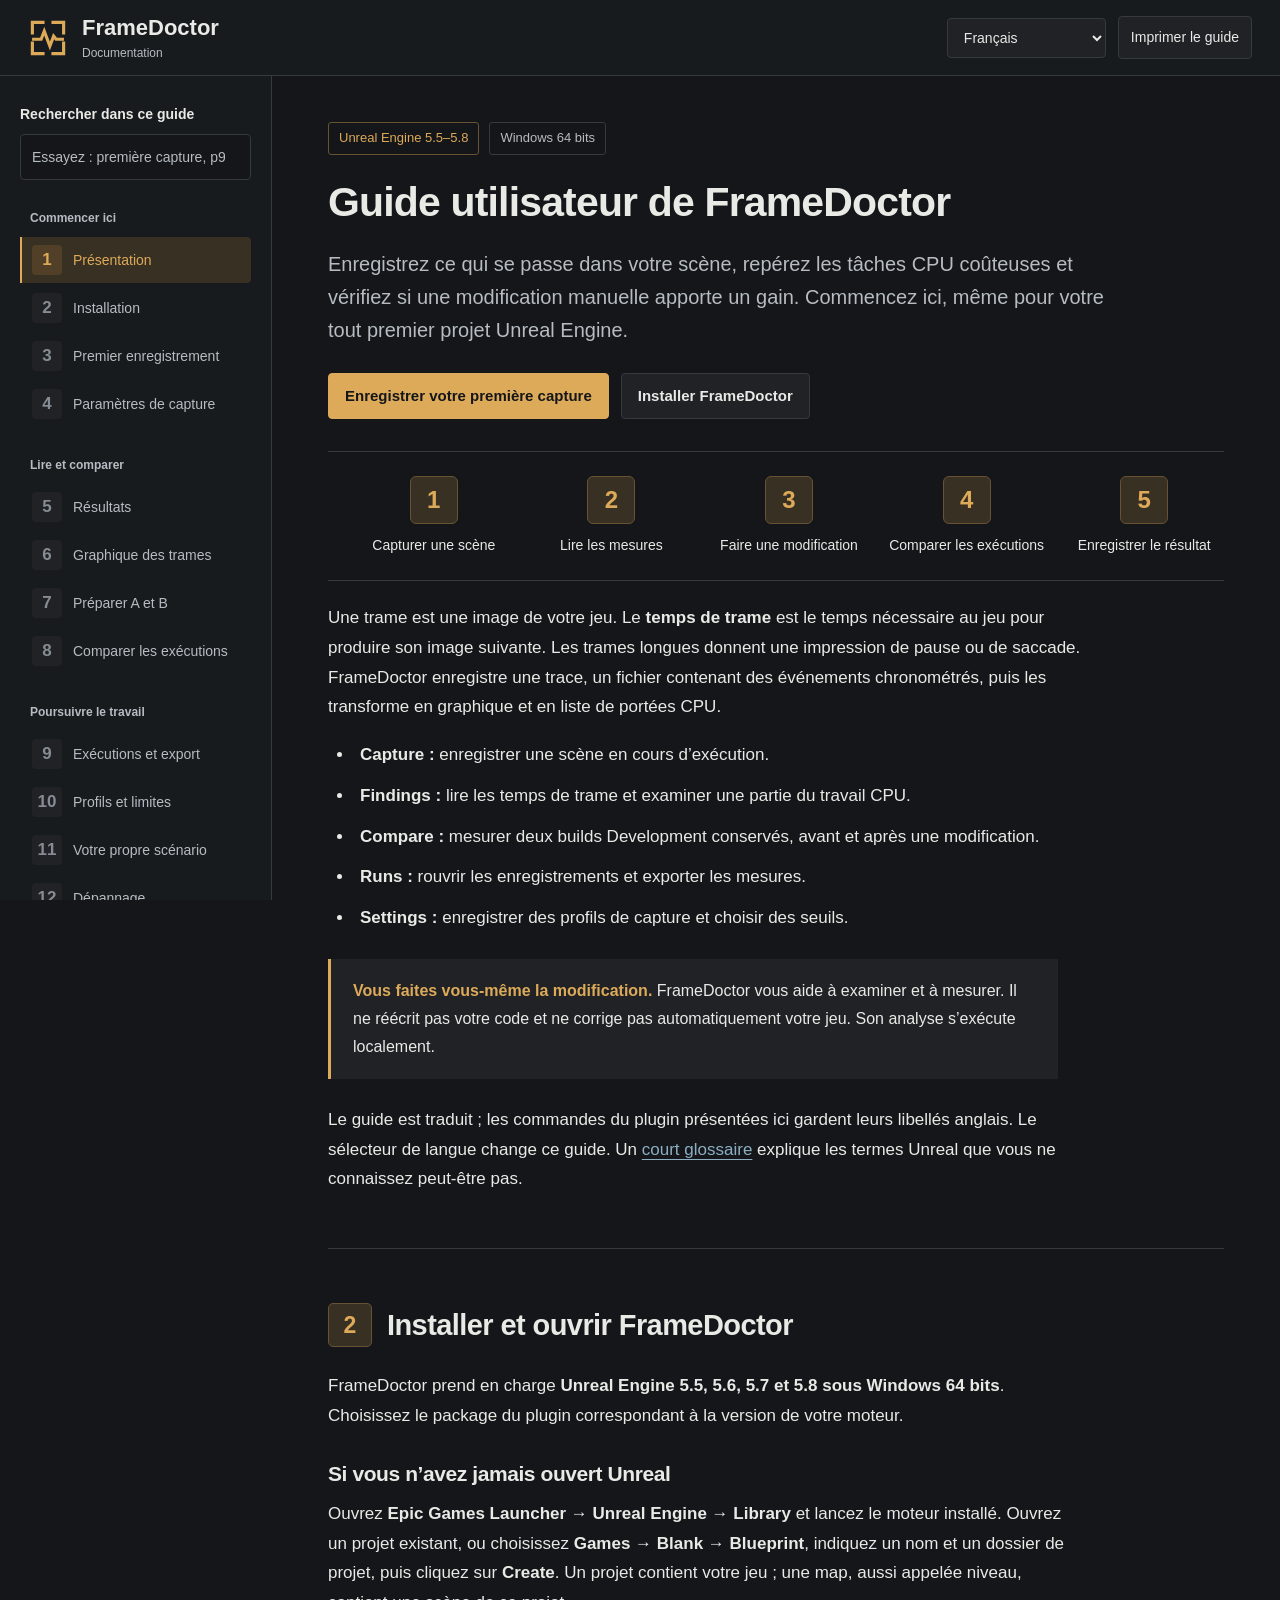
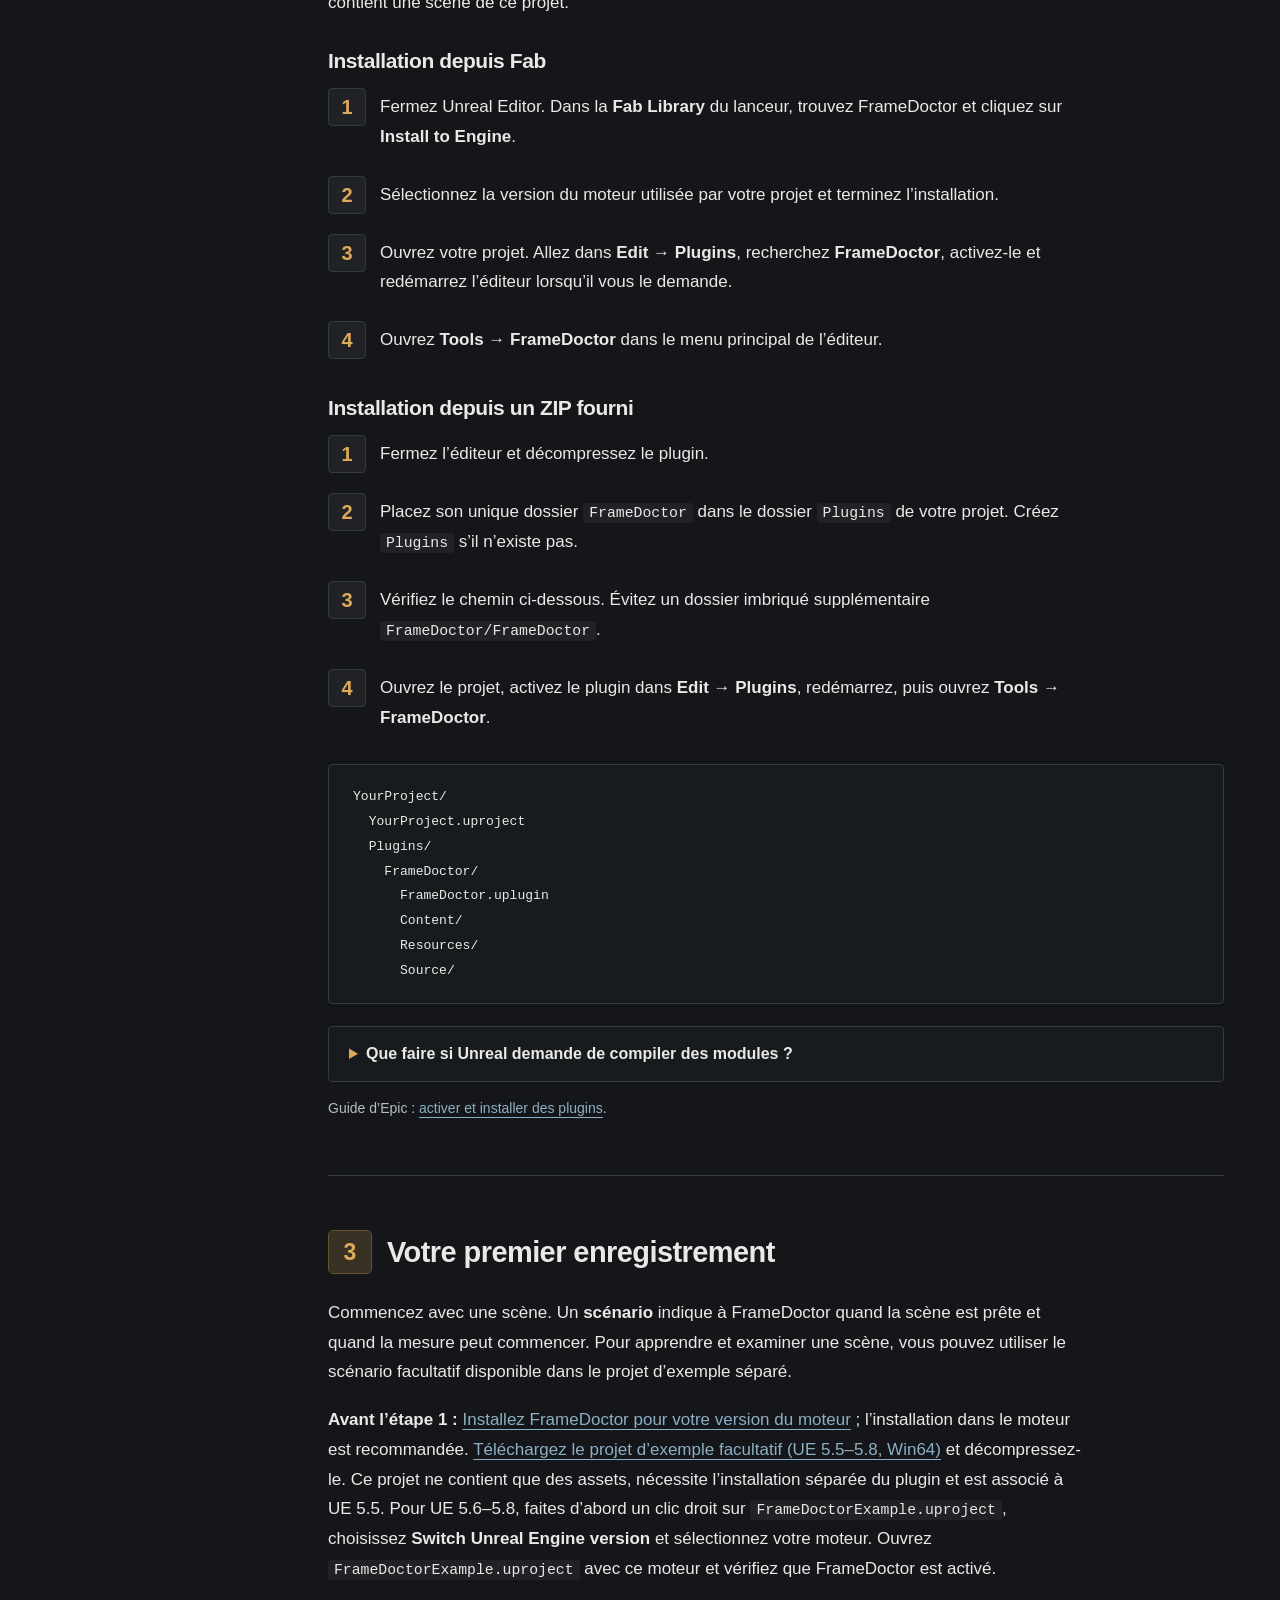
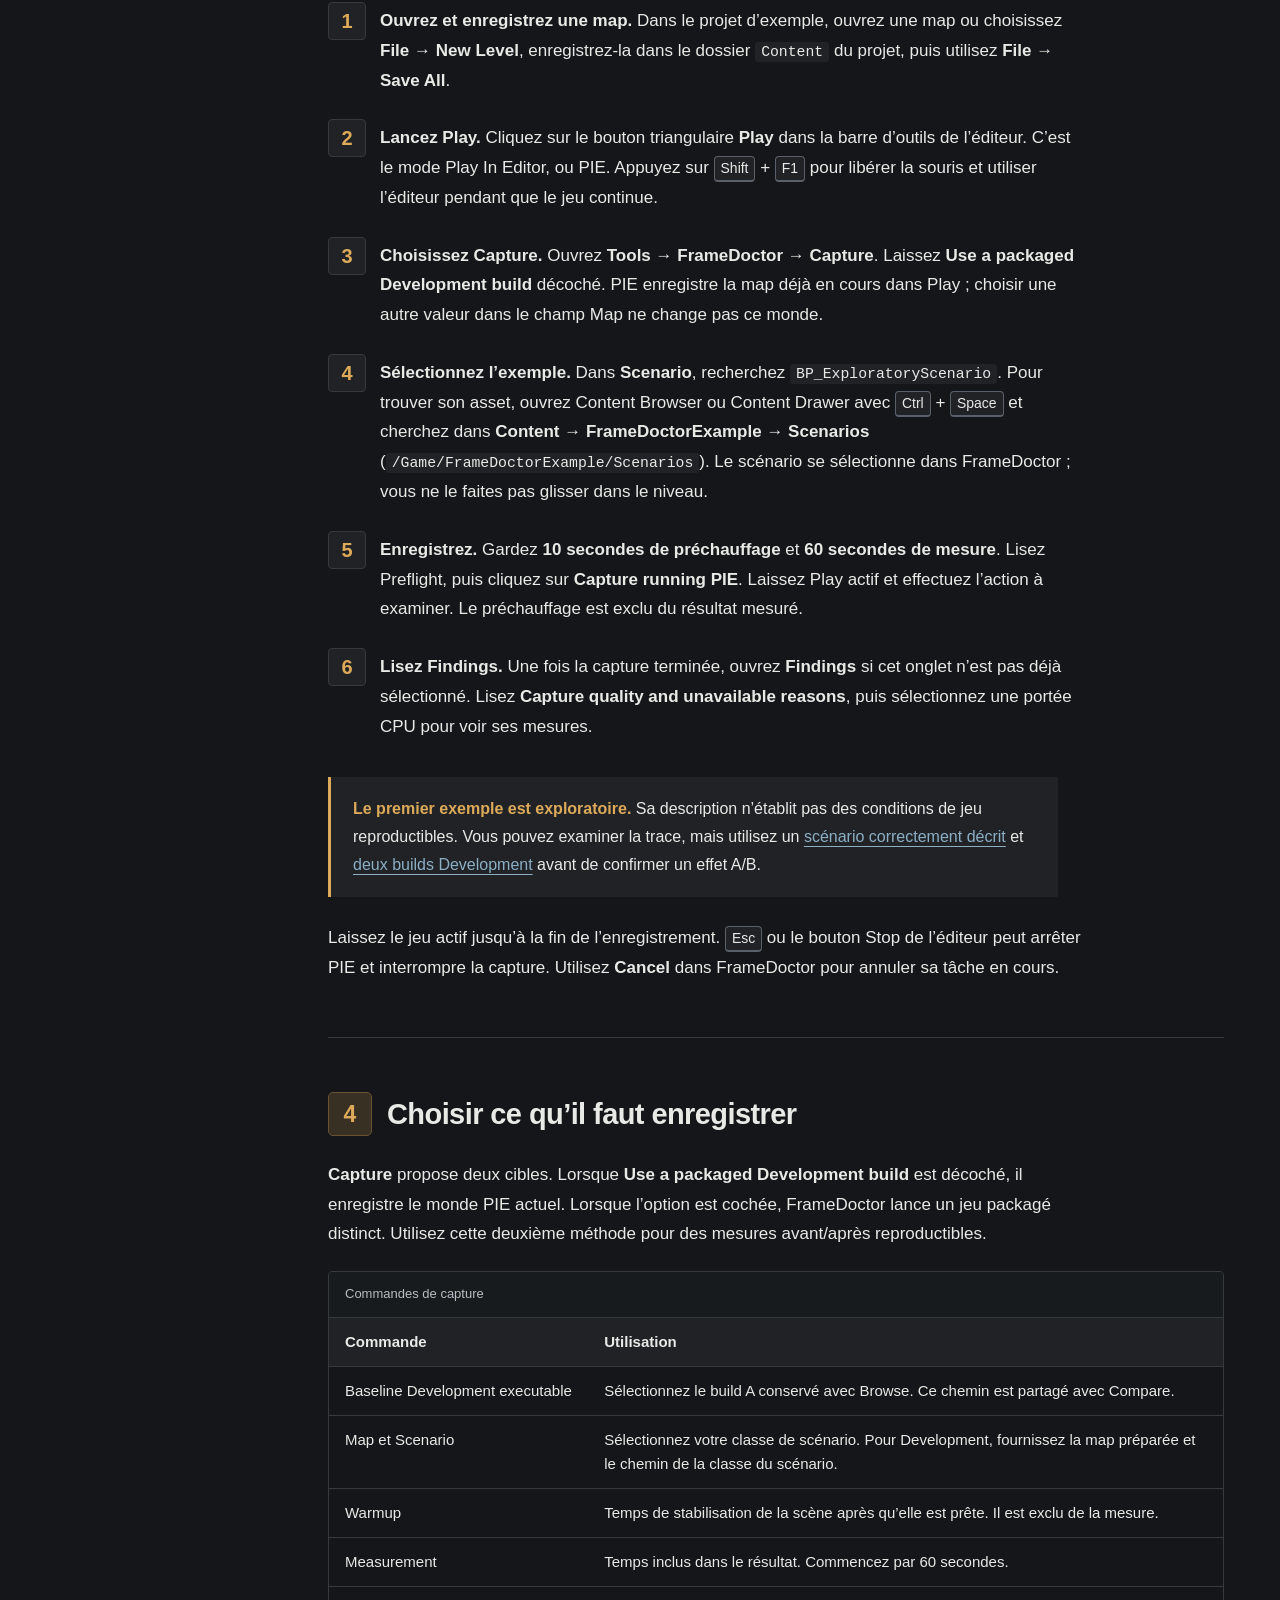
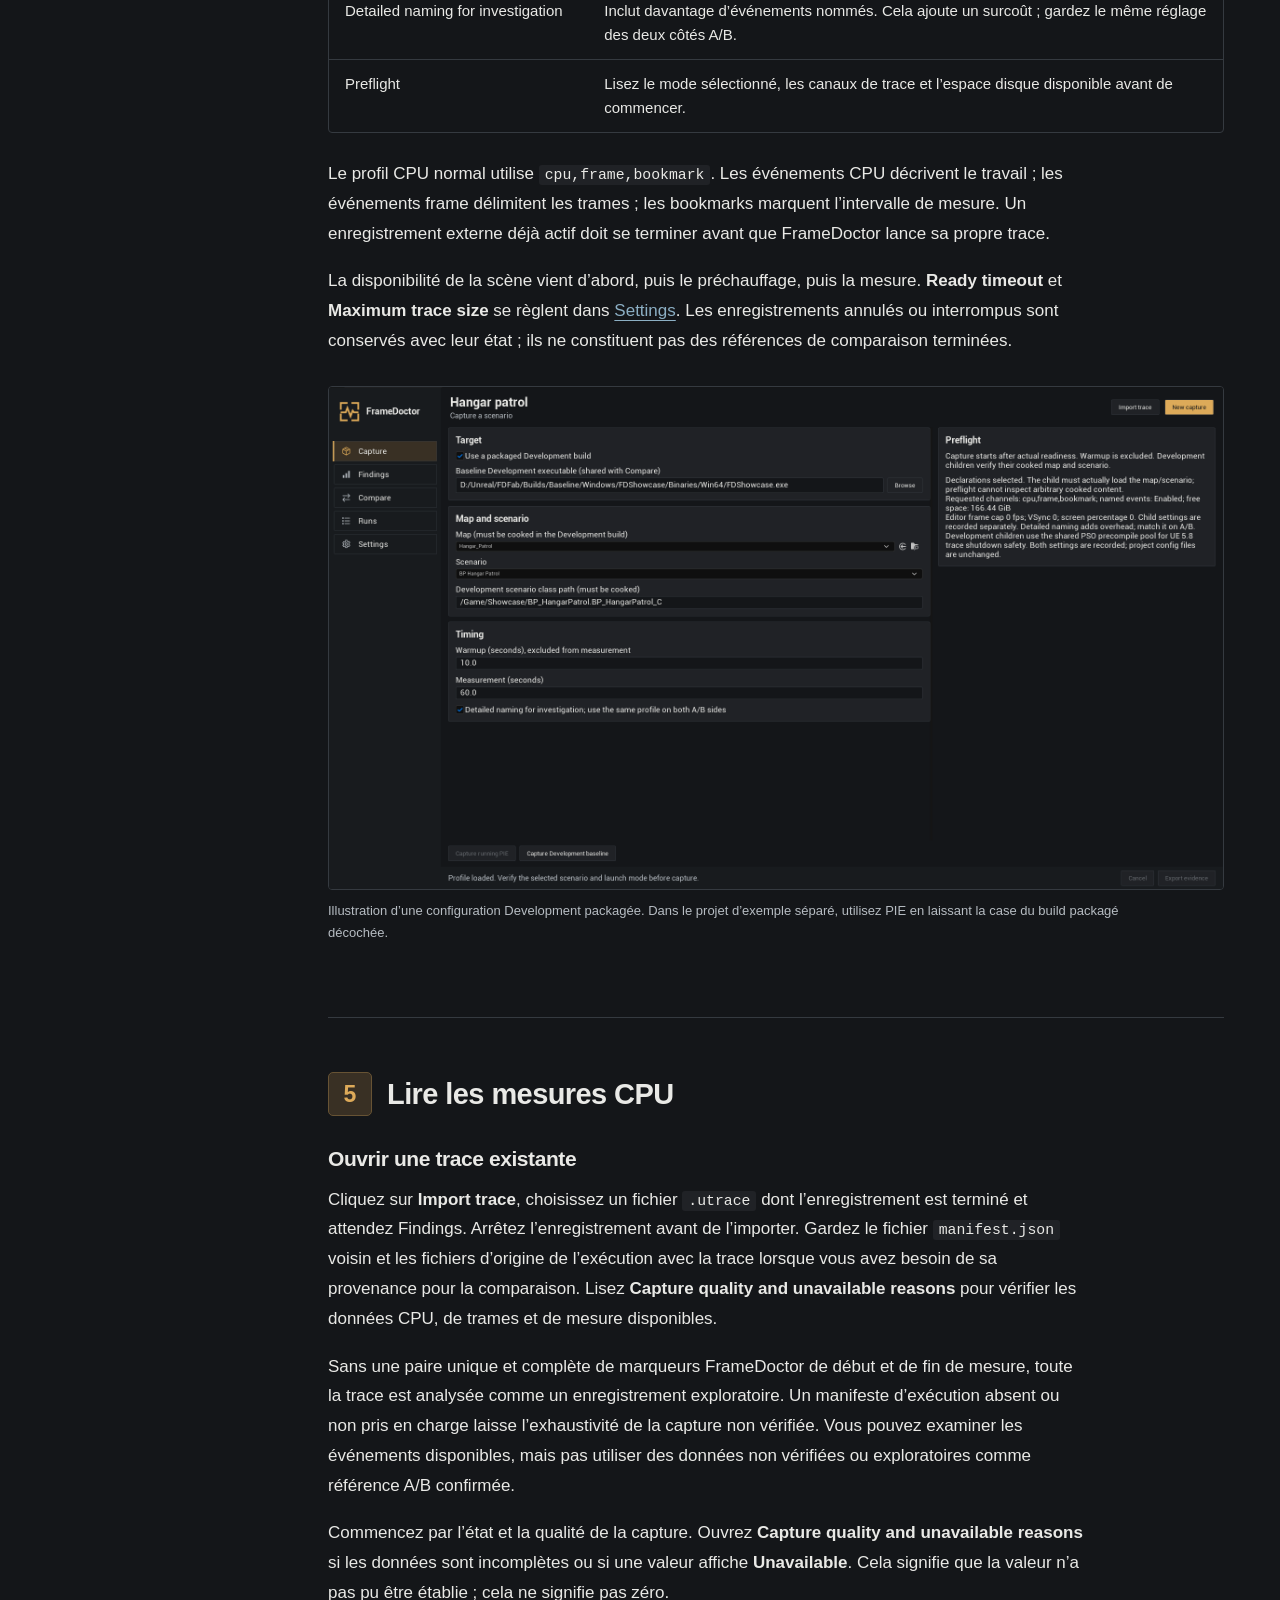
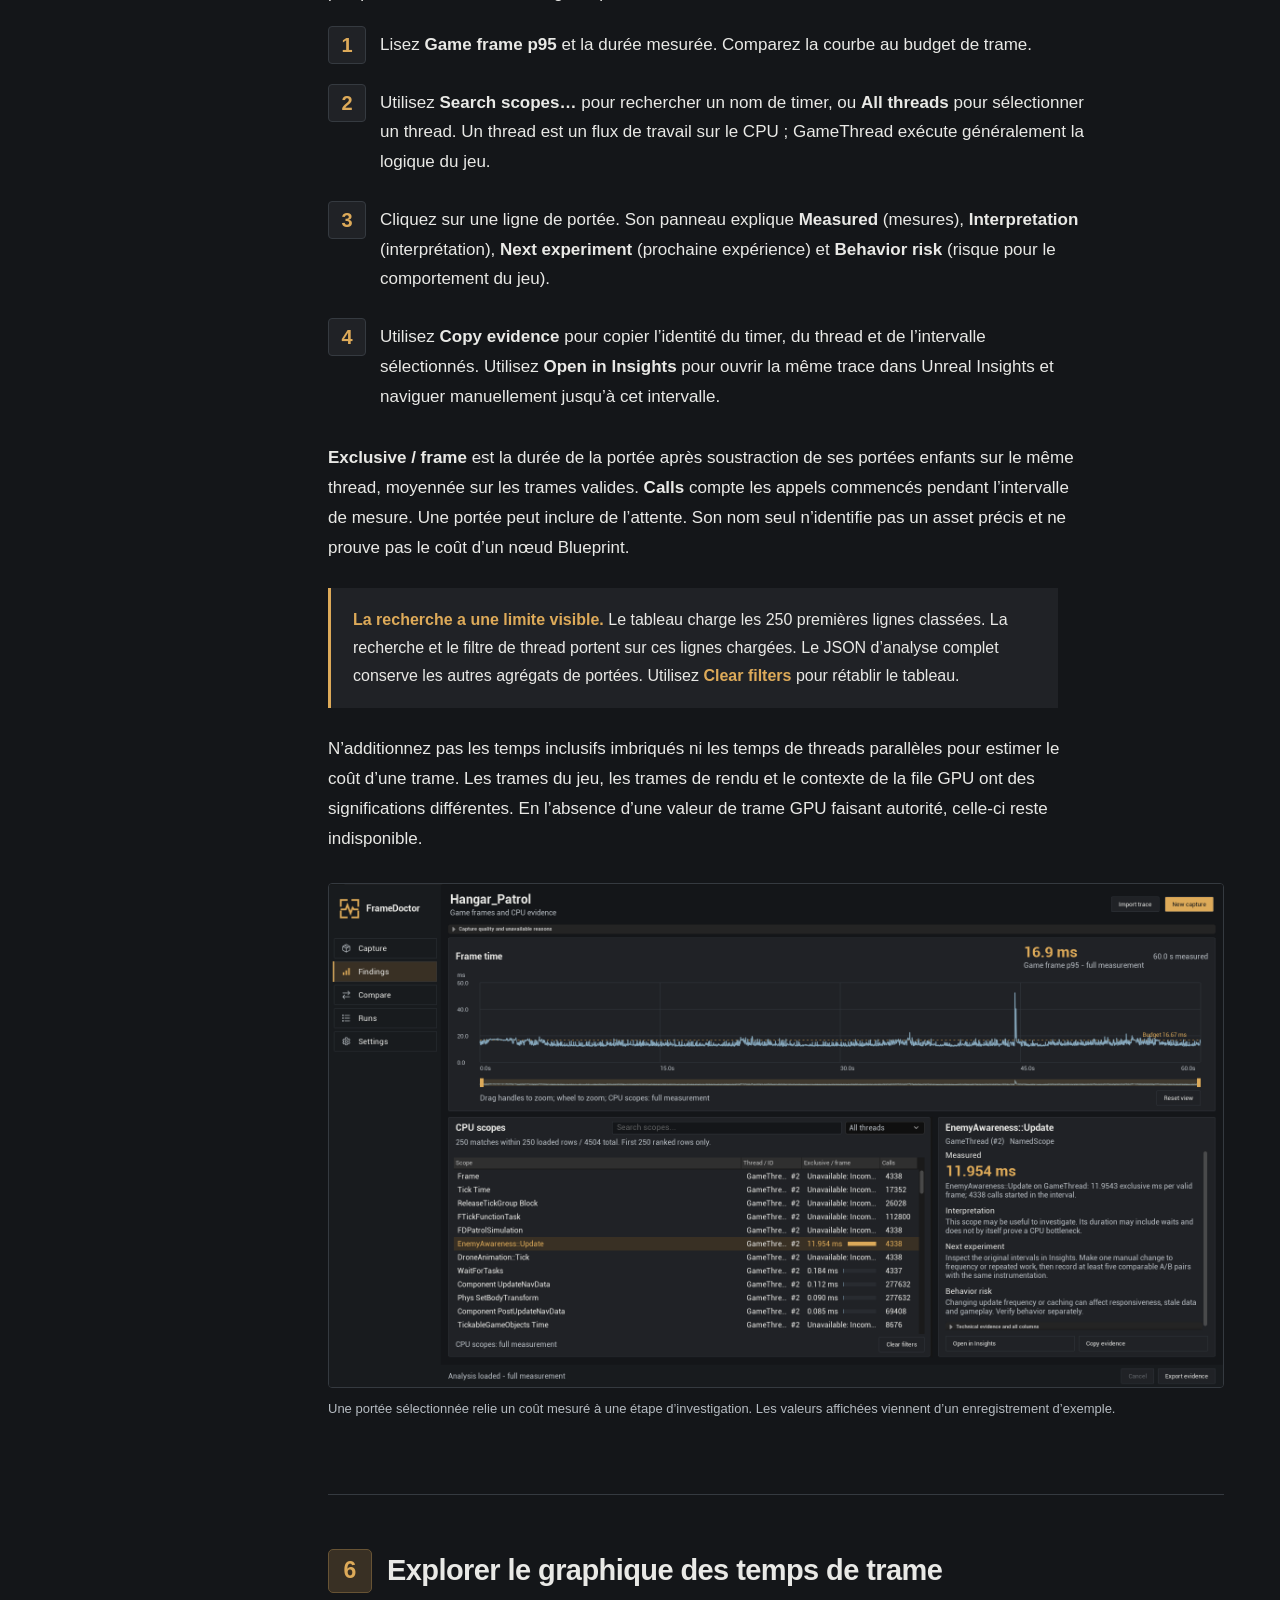
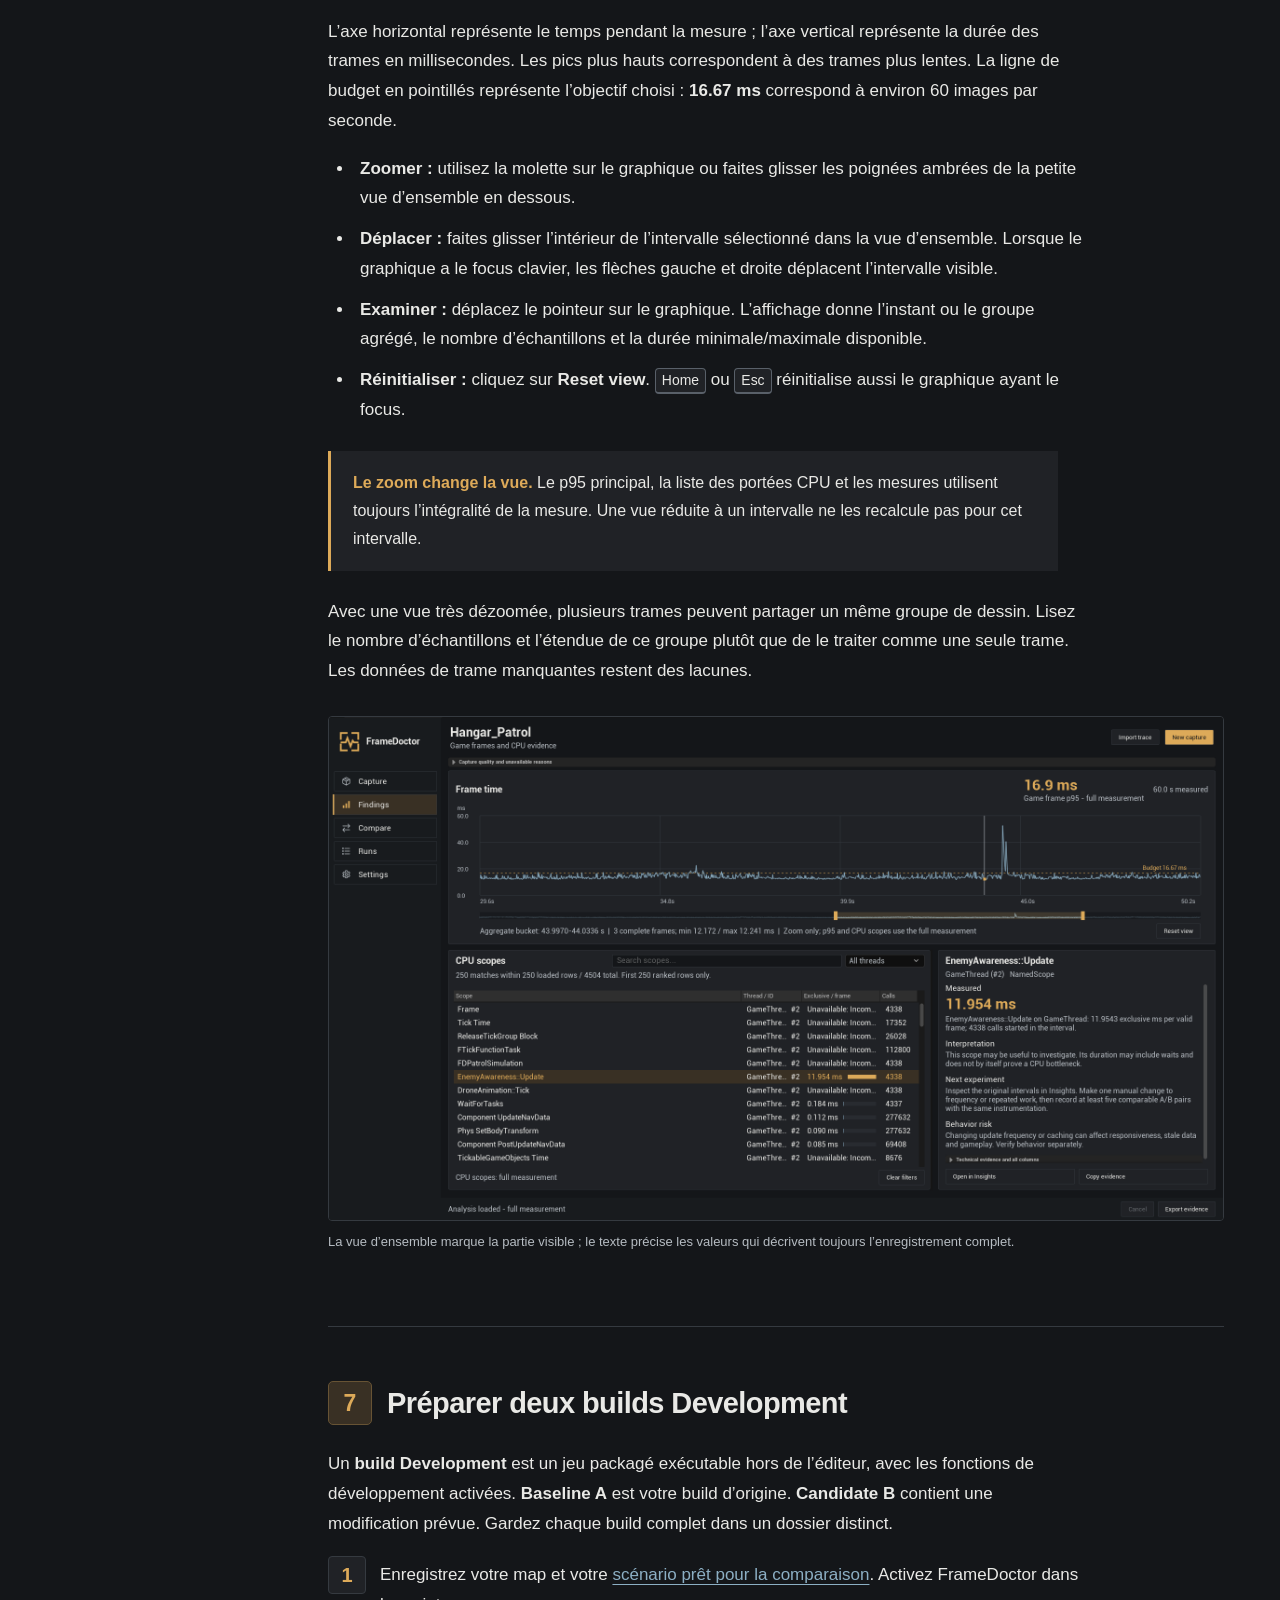
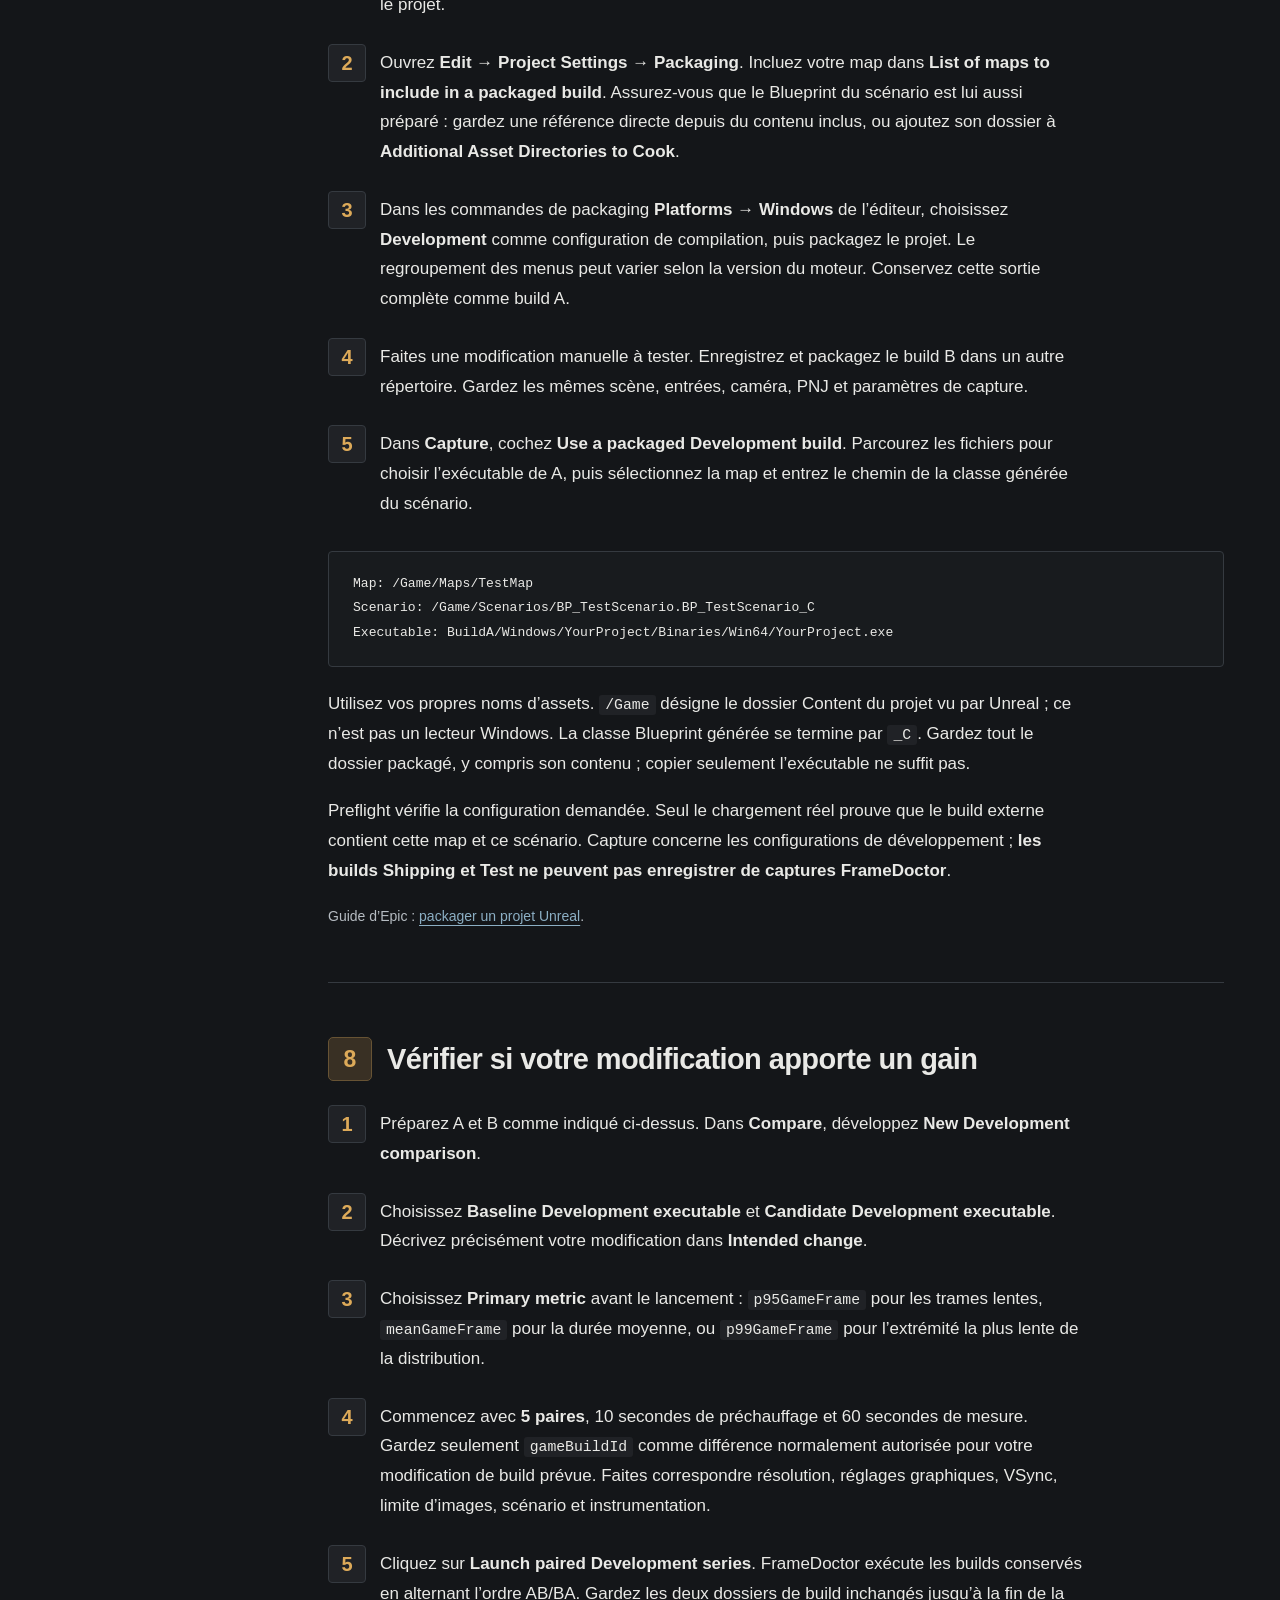
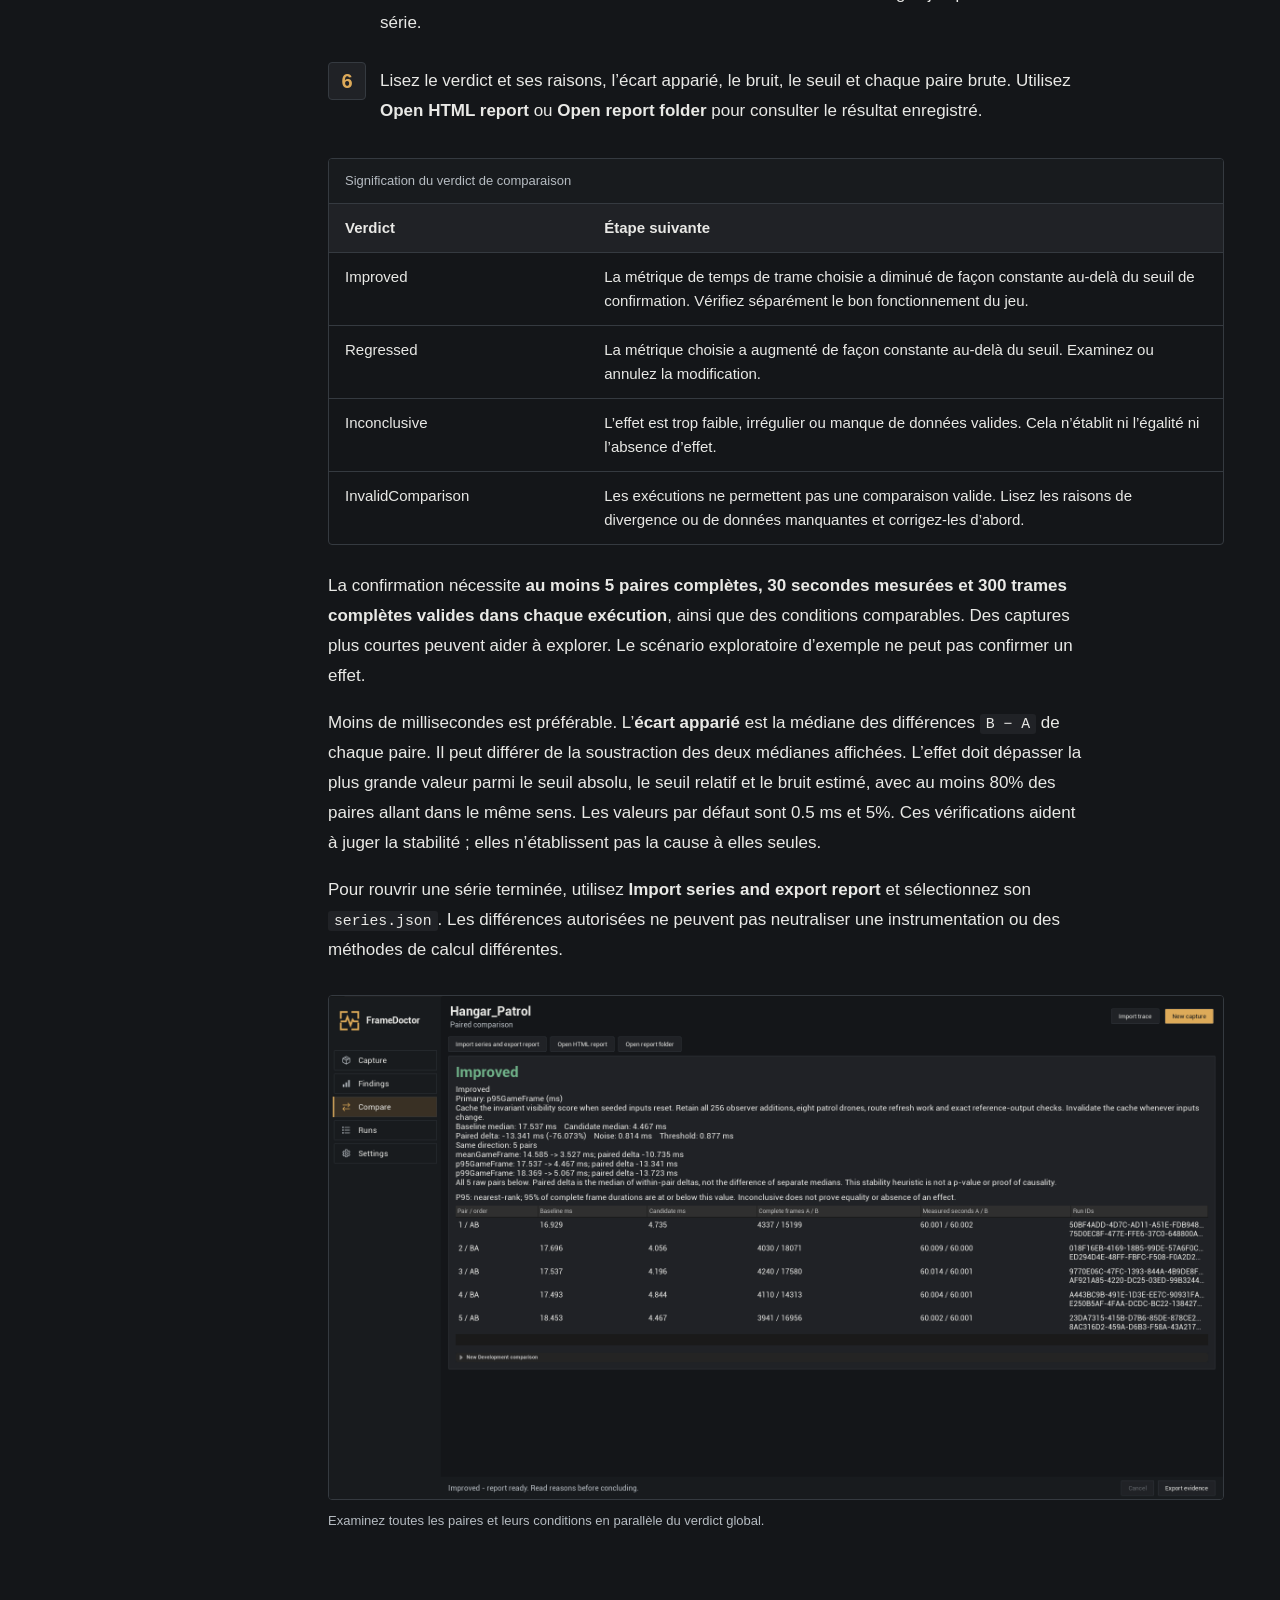
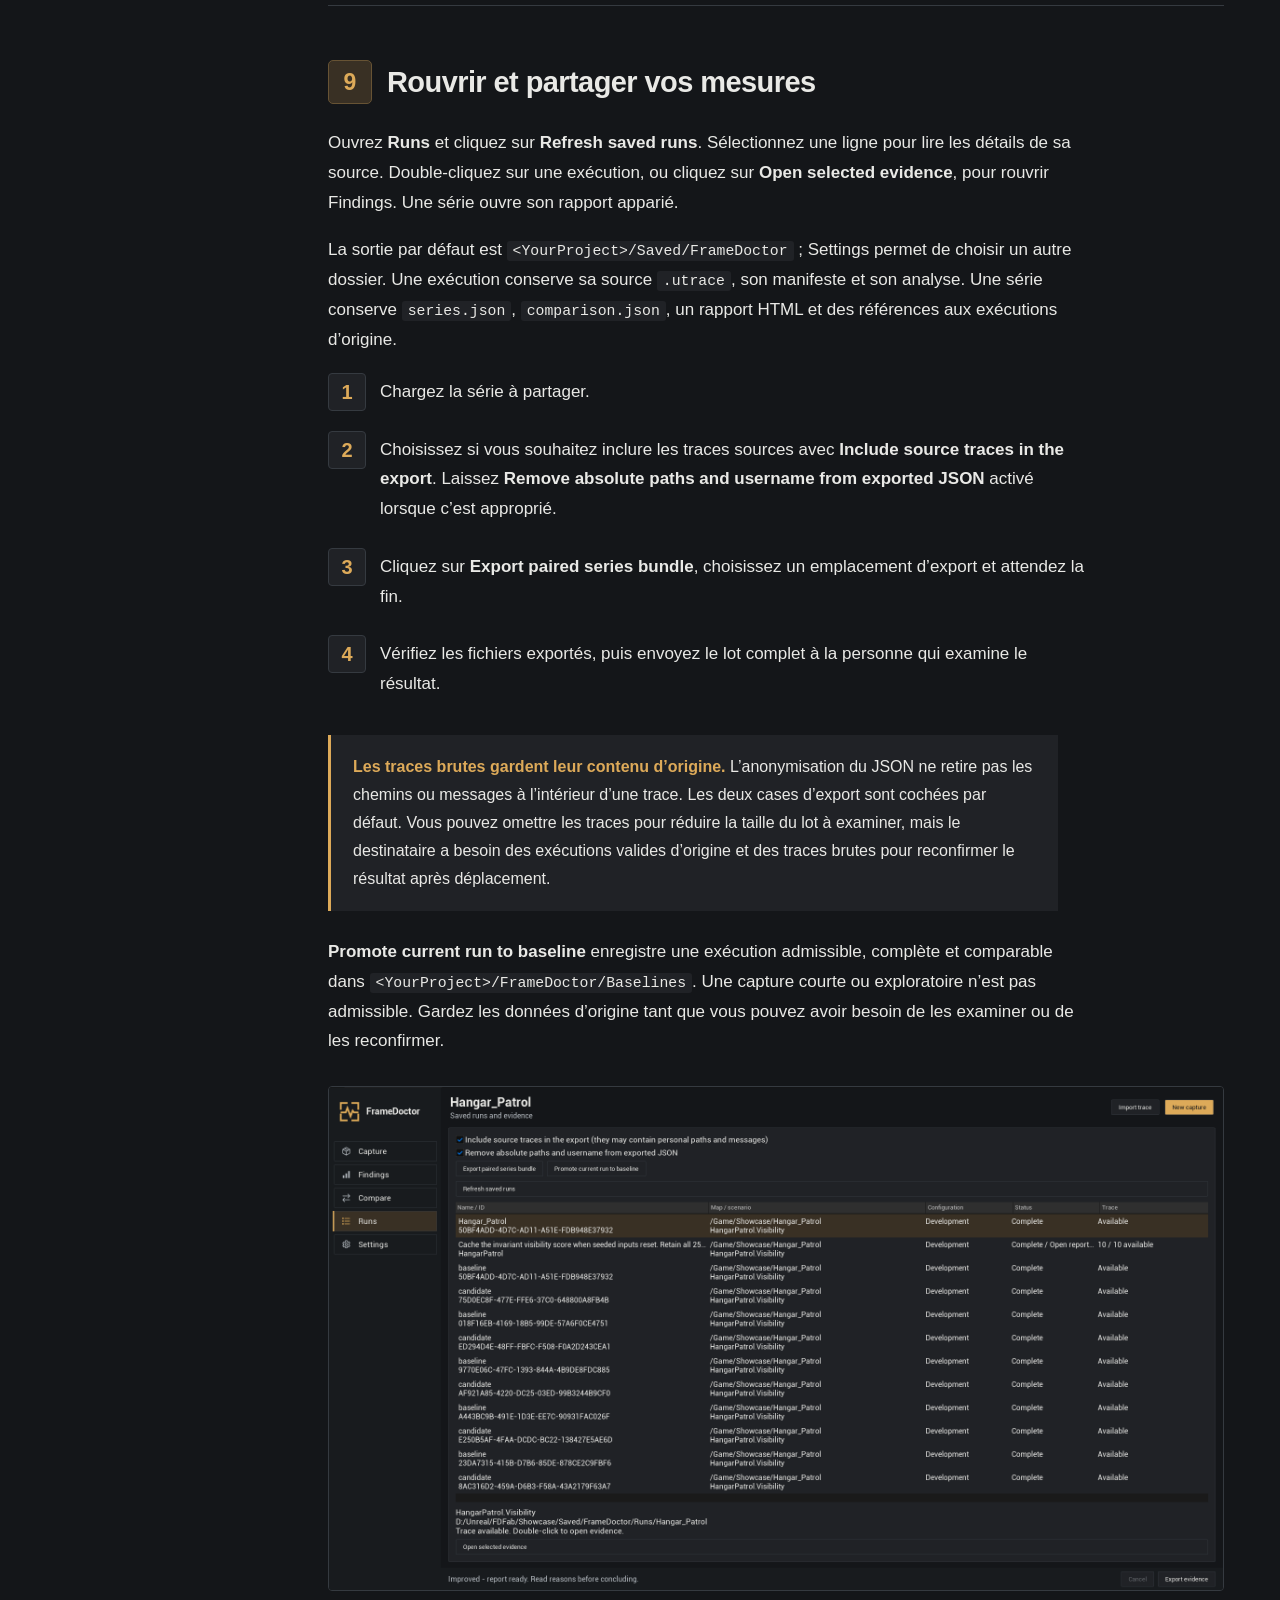
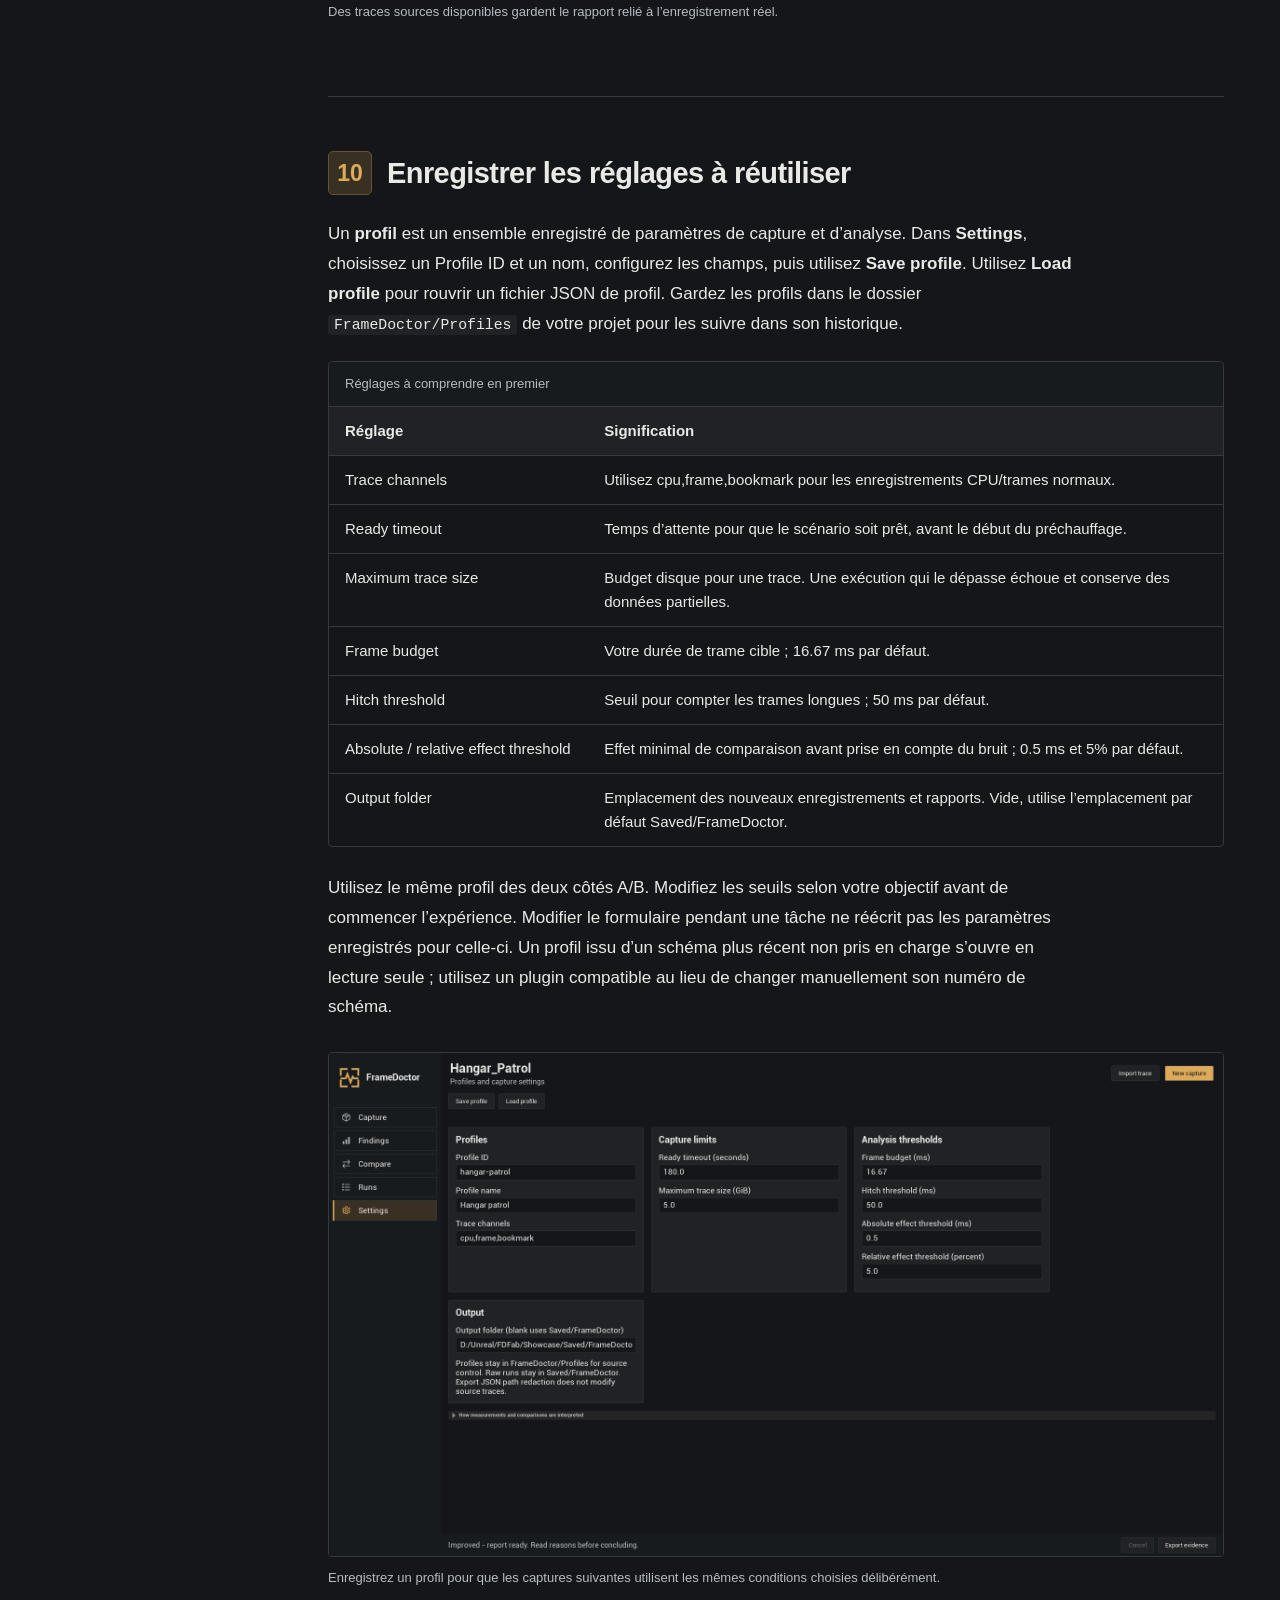
<file: fr/index.html>
<!doctype html>
<html lang="fr">
<head>
<meta charset="utf-8">
<meta name="viewport" content="width=device-width, initial-scale=1">
<meta name="color-scheme" content="dark">
<meta name="site-root" content="../">
<meta name="description" content="Installez FrameDoctor, enregistrez votre première trace CPU dans Unreal Engine, lisez les temps de trame, comparez une modification manuelle et partagez les mesures.">
<meta name="theme-color" content="#141619">
<title>Documentation FrameDoctor | Unreal Engine 5.5–5.8</title>
<link rel="canonical" href="https://nexusforgeue.github.io/FrameDoctor-docs/fr/">
<link rel="alternate" hreflang="en" href="https://nexusforgeue.github.io/FrameDoctor-docs/">
<link rel="alternate" hreflang="ru" href="https://nexusforgeue.github.io/FrameDoctor-docs/ru/">
<link rel="alternate" hreflang="de" href="https://nexusforgeue.github.io/FrameDoctor-docs/de/">
<link rel="alternate" hreflang="es" href="https://nexusforgeue.github.io/FrameDoctor-docs/es/">
<link rel="alternate" hreflang="fr" href="https://nexusforgeue.github.io/FrameDoctor-docs/fr/">
<link rel="alternate" hreflang="ja" href="https://nexusforgeue.github.io/FrameDoctor-docs/ja/">
<link rel="alternate" hreflang="ko" href="https://nexusforgeue.github.io/FrameDoctor-docs/ko/">
<link rel="alternate" hreflang="pt-BR" href="https://nexusforgeue.github.io/FrameDoctor-docs/pt-BR/">
<link rel="alternate" hreflang="zh-Hans" href="https://nexusforgeue.github.io/FrameDoctor-docs/zh-Hans/">
<link rel="alternate" hreflang="x-default" href="https://nexusforgeue.github.io/FrameDoctor-docs/">
<link rel="icon" type="image/svg+xml" href="../assets/framedoctor.svg">
<link rel="stylesheet" href="../assets/style.css">
<script src="../assets/app.js" defer></script>
</head>
<body data-search-empty="Aucun chapitre correspondant. Essayez une recherche plus courte." data-search-results="{count} chapitres correspondants">
<a class="skip-link" href="#main">Aller au guide</a>
<header class="site-header"><a class="brand" href="#overview"><img src="../assets/framedoctor.svg" width="40" height="40" alt=""><span>FrameDoctor<small>Documentation</small></span></a><div class="header-actions"><label class="language-picker"><span class="visually-hidden">Langue du guide</span><select id="doc-locale" aria-label="Langue du guide"><option value="en" lang="en">English</option><option value="ru" lang="ru">Русский</option><option value="de" lang="de">Deutsch</option><option value="es" lang="es">Español</option><option value="fr" lang="fr" selected>Français</option><option value="ja" lang="ja">日本語</option><option value="ko" lang="ko">한국어</option><option value="pt-BR" lang="pt-BR">Português (Brasil)</option><option value="zh-Hans" lang="zh-Hans">简体中文</option></select></label><button type="button" class="print-button" id="print-guide">Imprimer le guide</button><button type="button" class="menu-button" id="menu-toggle" aria-label="Chapitres" aria-controls="sidebar" aria-expanded="false"><span class="menu-caption">Chapitres</span><svg class="menu-icon" aria-hidden="true" width="18" height="18" viewBox="0 0 18 18"><path d="M2 4h14M2 9h14M2 14h14" fill="none" stroke="currentColor" stroke-width="1.5"/></svg></button></div></header>
<div class="veil" id="menu-veil" aria-hidden="true"></div>
<div class="layout"><aside class="sidebar" id="sidebar"><div class="search-box"><label for="doc-search">Rechercher dans ce guide</label><input id="doc-search" type="search" placeholder="Essayez : première capture, p95 ou Blueprint" autocomplete="off" aria-controls="search-results"><div class="search-results" id="search-results" hidden></div><p class="visually-hidden" id="search-status" role="status" aria-live="polite"></p></div><nav aria-label="Chapitres du guide"><p class="nav-heading">Commencer ici</p><a href="#overview" aria-current="location"><span class="nav-number" aria-hidden="true">1</span><span>Présentation</span></a>
<a href="#installation"><span class="nav-number" aria-hidden="true">2</span><span>Installation</span></a>
<a href="#first-capture"><span class="nav-number" aria-hidden="true">3</span><span>Premier enregistrement</span></a>
<a href="#capture"><span class="nav-number" aria-hidden="true">4</span><span>Paramètres de capture</span></a>
<p class="nav-heading">Lire et comparer</p><a href="#findings"><span class="nav-number" aria-hidden="true">5</span><span>Résultats</span></a>
<a href="#frame-chart"><span class="nav-number" aria-hidden="true">6</span><span>Graphique des trames</span></a>
<a href="#development"><span class="nav-number" aria-hidden="true">7</span><span>Préparer A et B</span></a>
<a href="#compare"><span class="nav-number" aria-hidden="true">8</span><span>Comparer les exécutions</span></a>
<p class="nav-heading">Poursuivre le travail</p><a href="#runs"><span class="nav-number" aria-hidden="true">9</span><span>Exécutions et export</span></a>
<a href="#profiles"><span class="nav-number" aria-hidden="true">10</span><span>Profils et limites</span></a>
<a href="#scenarios"><span class="nav-number" aria-hidden="true">11</span><span>Votre propre scénario</span></a>
<a href="#troubleshooting"><span class="nav-number" aria-hidden="true">12</span><span>Dépannage</span></a>
<a href="#glossary"><span class="nav-number" aria-hidden="true">13</span><span>Glossaire</span></a>
<a href="#support"><span class="nav-number" aria-hidden="true">14</span><span>Version et assistance</span></a></nav><div class="sidebar-footer"><span>FrameDoctor 1.0.0</span><span>Unreal Engine 5.5–5.8</span><span>Windows 64 bits</span></div></aside>
<main class="guide" id="main" tabindex="-1"><section class="doc-section overview" id="overview" data-title="Ce que fait FrameDoctor" tabindex="-1"><div class="compatibility"><span>Unreal Engine 5.5–5.8</span><span>Windows 64 bits</span></div><h1>Guide utilisateur de FrameDoctor</h1><p class="lead">Enregistrez ce qui se passe dans votre scène, repérez les tâches CPU coûteuses et vérifiez si une modification manuelle apporte un gain. Commencez ici, même pour votre tout premier projet Unreal Engine.</p><div class="intro-actions"><a class="primary" href="#first-capture">Enregistrer votre première capture</a><a class="secondary" href="#installation">Installer FrameDoctor</a></div><ol class="workflow" aria-label="Guide utilisateur de FrameDoctor"><li>Capturer une scène</li><li>Lire les mesures</li><li>Faire une modification</li><li>Comparer les exécutions</li><li>Enregistrer le résultat</li></ol>

      <p>Une trame est une image de votre jeu. Le <strong>temps de trame</strong> est le temps nécessaire au jeu pour produire son image suivante. Les trames longues donnent une impression de pause ou de saccade. FrameDoctor enregistre une trace, un fichier contenant des événements chronométrés, puis les transforme en graphique et en liste de portées CPU.</p>
      <ul><li><strong>Capture :</strong> enregistrer une scène en cours d’exécution.</li><li><strong>Findings :</strong> lire les temps de trame et examiner une partie du travail CPU.</li><li><strong>Compare :</strong> mesurer deux builds Development conservés, avant et après une modification.</li><li><strong>Runs :</strong> rouvrir les enregistrements et exporter les mesures.</li><li><strong>Settings :</strong> enregistrer des profils de capture et choisir des seuils.</li></ul>
      <div class="callout"><strong>Vous faites vous-même la modification.</strong> FrameDoctor vous aide à examiner et à mesurer. Il ne réécrit pas votre code et ne corrige pas automatiquement votre jeu. Son analyse s’exécute localement.</div>
      <p>Le guide est traduit ; les commandes du plugin présentées ici gardent leurs libellés anglais. Le sélecteur de langue change ce guide. Un <a href="#glossary">court glossaire</a> explique les termes Unreal que vous ne connaissez peut-être pas.</p>
</section>
<section class="doc-section" id="installation" data-title="Installer et ouvrir FrameDoctor" tabindex="-1"><div class="section-heading"><span class="chapter-number" aria-hidden="true">2</span><h2>Installer et ouvrir FrameDoctor</h2></div>

      <p>FrameDoctor prend en charge <strong>Unreal Engine 5.5, 5.6, 5.7 et 5.8 sous Windows 64 bits</strong>. Choisissez le package du plugin correspondant à la version de votre moteur.</p>
      <h3>Si vous n’avez jamais ouvert Unreal</h3><p>Ouvrez <strong>Epic Games Launcher → Unreal Engine → Library</strong> et lancez le moteur installé. Ouvrez un projet existant, ou choisissez <strong>Games → Blank → Blueprint</strong>, indiquez un nom et un dossier de projet, puis cliquez sur <strong>Create</strong>. Un projet contient votre jeu ; une map, aussi appelée niveau, contient une scène de ce projet.</p>
      <h3>Installation depuis Fab</h3><ol role="list"><li>Fermez Unreal Editor. Dans la <strong>Fab Library</strong> du lanceur, trouvez FrameDoctor et cliquez sur <strong>Install to Engine</strong>.</li><li>Sélectionnez la version du moteur utilisée par votre projet et terminez l’installation.</li><li>Ouvrez votre projet. Allez dans <strong>Edit → Plugins</strong>, recherchez <strong>FrameDoctor</strong>, activez-le et redémarrez l’éditeur lorsqu’il vous le demande.</li><li>Ouvrez <strong>Tools → FrameDoctor</strong> dans le menu principal de l’éditeur.</li></ol>
      <h3>Installation depuis un ZIP fourni</h3><ol role="list"><li>Fermez l’éditeur et décompressez le plugin.</li><li>Placez son unique dossier <code>FrameDoctor</code> dans le dossier <code>Plugins</code> de votre projet. Créez <code>Plugins</code> s’il n’existe pas.</li><li>Vérifiez le chemin ci-dessous. Évitez un dossier imbriqué supplémentaire <code>FrameDoctor/FrameDoctor</code>.</li><li>Ouvrez le projet, activez le plugin dans <strong>Edit → Plugins</strong>, redémarrez, puis ouvrez <strong>Tools → FrameDoctor</strong>.</li></ol>
      <pre><code>YourProject/
  YourProject.uproject
  Plugins/
    FrameDoctor/
      FrameDoctor.uplugin
      Content/
      Resources/
      Source/</code></pre>
      <details><summary>Que faire si Unreal demande de compiler des modules ?</summary><p>Un package compilé contient aussi <code>Binaries</code>. Un package contenant uniquement les sources nécessite une chaîne de compilation C++ adaptée, même si votre jeu utilise des Blueprints. Installez Visual Studio 2022 avec <strong>Game development with C++</strong> et le Windows SDK requis par votre moteur. Dans un projet uniquement Blueprint, utilisez <strong>Tools → New C++ Class</strong> pour ajouter une classe minimale et créer la cible C++ du projet. Fermez Unreal et compilez la cible <strong>Development Editor / Win64</strong> du projet dans Visual Studio. Rouvrez ensuite le projet. Si la compilation échoue, lisez la première erreur et vérifiez que les versions du moteur et du package correspondent.</p></details>
      <p class="reference">Guide d’Epic : <a href="https://dev.epicgames.com/documentation/en-us/unreal-engine/working-with-plugins-in-unreal-engine">activer et installer des plugins</a>.</p>
</section>
<section class="doc-section" id="first-capture" data-title="Votre premier enregistrement" tabindex="-1"><div class="section-heading"><span class="chapter-number" aria-hidden="true">3</span><h2>Votre premier enregistrement</h2></div>

      <p>Commencez avec une scène. Un <strong>scénario</strong> indique à FrameDoctor quand la scène est prête et quand la mesure peut commencer. Pour apprendre et examiner une scène, vous pouvez utiliser le scénario facultatif disponible dans le projet d’exemple séparé.</p>
      <p><strong>Avant l’étape 1 :</strong> <a href="#installation">Installez FrameDoctor pour votre version du moteur</a> ; l’installation dans le moteur est recommandée. <a href="https://nexusforgeue.github.io/FrameDoctor-docs/assets/downloads/FrameDoctorExample-UE5.5-5.8.zip">Téléchargez le projet d’exemple facultatif (UE 5.5–5.8, Win64)</a> et décompressez-le. Ce projet ne contient que des assets, nécessite l’installation séparée du plugin et est associé à UE 5.5. Pour UE 5.6–5.8, faites d’abord un clic droit sur <code>FrameDoctorExample.uproject</code>, choisissez <strong>Switch Unreal Engine version</strong> et sélectionnez votre moteur. Ouvrez <code>FrameDoctorExample.uproject</code> avec ce moteur et vérifiez que FrameDoctor est activé.</p>
      <ol role="list"><li><strong>Ouvrez et enregistrez une map.</strong> Dans le projet d’exemple, ouvrez une map ou choisissez <strong>File → New Level</strong>, enregistrez-la dans le dossier <code>Content</code> du projet, puis utilisez <strong>File → Save All</strong>.</li><li><strong>Lancez Play.</strong> Cliquez sur le bouton triangulaire <strong>Play</strong> dans la barre d’outils de l’éditeur. C’est le mode Play In Editor, ou PIE. Appuyez sur <kbd>Shift</kbd> + <kbd>F1</kbd> pour libérer la souris et utiliser l’éditeur pendant que le jeu continue.</li><li><strong>Choisissez Capture.</strong> Ouvrez <strong>Tools → FrameDoctor → Capture</strong>. Laissez <strong>Use a packaged Development build</strong> décoché. PIE enregistre la map déjà en cours dans Play ; choisir une autre valeur dans le champ Map ne change pas ce monde.</li><li><strong>Sélectionnez l’exemple.</strong> Dans <strong>Scenario</strong>, recherchez <code>BP_ExploratoryScenario</code>. Pour trouver son asset, ouvrez Content Browser ou Content Drawer avec <kbd>Ctrl</kbd> + <kbd>Space</kbd> et cherchez dans <strong>Content → FrameDoctorExample → Scenarios</strong> (<code>/Game/FrameDoctorExample/Scenarios</code>). Le scénario se sélectionne dans FrameDoctor ; vous ne le faites pas glisser dans le niveau.</li><li><strong>Enregistrez.</strong> Gardez <strong>10 secondes de préchauffage</strong> et <strong>60 secondes de mesure</strong>. Lisez Preflight, puis cliquez sur <strong>Capture running PIE</strong>. Laissez Play actif et effectuez l’action à examiner. Le préchauffage est exclu du résultat mesuré.</li><li><strong>Lisez Findings.</strong> Une fois la capture terminée, ouvrez <strong>Findings</strong> si cet onglet n’est pas déjà sélectionné. Lisez <strong>Capture quality and unavailable reasons</strong>, puis sélectionnez une portée CPU pour voir ses mesures.</li></ol>
      <div class="callout"><strong>Le premier exemple est exploratoire.</strong> Sa description n’établit pas des conditions de jeu reproductibles. Vous pouvez examiner la trace, mais utilisez un <a href="#scenarios">scénario correctement décrit</a> et <a href="#development">deux builds Development</a> avant de confirmer un effet A/B.</div>
      <p>Laissez le jeu actif jusqu’à la fin de l’enregistrement. <kbd>Esc</kbd> ou le bouton Stop de l’éditeur peut arrêter PIE et interrompre la capture. Utilisez <strong>Cancel</strong> dans FrameDoctor pour annuler sa tâche en cours.</p>
</section>
<section class="doc-section" id="capture" data-title="Choisir ce qu’il faut enregistrer" tabindex="-1"><div class="section-heading"><span class="chapter-number" aria-hidden="true">4</span><h2>Choisir ce qu’il faut enregistrer</h2></div>

      <p><strong>Capture</strong> propose deux cibles. Lorsque <strong>Use a packaged Development build</strong> est décoché, il enregistre le monde PIE actuel. Lorsque l’option est cochée, FrameDoctor lance un jeu packagé distinct. Utilisez cette deuxième méthode pour des mesures avant/après reproductibles.</p>
      <div class="table-scroll"><table><caption>Commandes de capture</caption><thead><tr><th>Commande</th><th>Utilisation</th></tr></thead><tbody><tr><td>Baseline Development executable</td><td>Sélectionnez le build A conservé avec Browse. Ce chemin est partagé avec Compare.</td></tr><tr><td>Map et Scenario</td><td>Sélectionnez votre classe de scénario. Pour Development, fournissez la map préparée et le chemin de la classe du scénario.</td></tr><tr><td>Warmup</td><td>Temps de stabilisation de la scène après qu’elle est prête. Il est exclu de la mesure.</td></tr><tr><td>Measurement</td><td>Temps inclus dans le résultat. Commencez par 60 secondes.</td></tr><tr><td>Detailed naming for investigation</td><td>Inclut davantage d’événements nommés. Cela ajoute un surcoût ; gardez le même réglage des deux côtés A/B.</td></tr><tr><td>Preflight</td><td>Lisez le mode sélectionné, les canaux de trace et l’espace disque disponible avant de commencer.</td></tr></tbody></table></div>
      <p>Le profil CPU normal utilise <code>cpu,frame,bookmark</code>. Les événements CPU décrivent le travail ; les événements frame délimitent les trames ; les bookmarks marquent l’intervalle de mesure. Un enregistrement externe déjà actif doit se terminer avant que FrameDoctor lance sa propre trace.</p>
      <p>La disponibilité de la scène vient d’abord, puis le préchauffage, puis la mesure. <strong>Ready timeout</strong> et <strong>Maximum trace size</strong> se règlent dans <a href="#profiles">Settings</a>. Les enregistrements annulés ou interrompus sont conservés avec leur état ; ils ne constituent pas des références de comparaison terminées.</p>
      <figure><a href="../assets/screens/capture.png" target="_blank" rel="noopener" aria-label="Ouvrir l’image en taille réelle: Page Capture avec une cible Development, une map, un scénario, le préchauffage, la mesure et Preflight."><img src="../assets/screens/capture.png" width="1920" height="1080" alt="Page Capture avec une cible Development, une map, un scénario, le préchauffage, la mesure et Preflight." loading="lazy"></a><figcaption>Illustration d’une configuration Development packagée. Dans le projet d’exemple séparé, utilisez PIE en laissant la case du build packagé décochée.</figcaption></figure>
</section>
<section class="doc-section" id="findings" data-title="Lire les mesures CPU" tabindex="-1"><div class="section-heading"><span class="chapter-number" aria-hidden="true">5</span><h2>Lire les mesures CPU</h2></div>

      <h3>Ouvrir une trace existante</h3><p>Cliquez sur <strong>Import trace</strong>, choisissez un fichier <code>.utrace</code> dont l’enregistrement est terminé et attendez Findings. Arrêtez l’enregistrement avant de l’importer. Gardez le fichier <code>manifest.json</code> voisin et les fichiers d’origine de l’exécution avec la trace lorsque vous avez besoin de sa provenance pour la comparaison. Lisez <strong>Capture quality and unavailable reasons</strong> pour vérifier les données CPU, de trames et de mesure disponibles.</p>
      <p>Sans une paire unique et complète de marqueurs FrameDoctor de début et de fin de mesure, toute la trace est analysée comme un enregistrement exploratoire. Un manifeste d’exécution absent ou non pris en charge laisse l’exhaustivité de la capture non vérifiée. Vous pouvez examiner les événements disponibles, mais pas utiliser des données non vérifiées ou exploratoires comme référence A/B confirmée.</p>
      <p>Commencez par l’état et la qualité de la capture. Ouvrez <strong>Capture quality and unavailable reasons</strong> si les données sont incomplètes ou si une valeur affiche <strong>Unavailable</strong>. Cela signifie que la valeur n’a pas pu être établie ; cela ne signifie pas zéro.</p>
      <ol role="list"><li>Lisez <strong>Game frame p95</strong> et la durée mesurée. Comparez la courbe au budget de trame.</li><li>Utilisez <strong>Search scopes…</strong> pour rechercher un nom de timer, ou <strong>All threads</strong> pour sélectionner un thread. Un thread est un flux de travail sur le CPU ; GameThread exécute généralement la logique du jeu.</li><li>Cliquez sur une ligne de portée. Son panneau explique <strong>Measured</strong> (mesures), <strong>Interpretation</strong> (interprétation), <strong>Next experiment</strong> (prochaine expérience) et <strong>Behavior risk</strong> (risque pour le comportement du jeu).</li><li>Utilisez <strong>Copy evidence</strong> pour copier l’identité du timer, du thread et de l’intervalle sélectionnés. Utilisez <strong>Open in Insights</strong> pour ouvrir la même trace dans Unreal Insights et naviguer manuellement jusqu’à cet intervalle.</li></ol>
      <p><strong>Exclusive / frame</strong> est la durée de la portée après soustraction de ses portées enfants sur le même thread, moyennée sur les trames valides. <strong>Calls</strong> compte les appels commencés pendant l’intervalle de mesure. Une portée peut inclure de l’attente. Son nom seul n’identifie pas un asset précis et ne prouve pas le coût d’un nœud Blueprint.</p>
      <div class="callout"><strong>La recherche a une limite visible.</strong> Le tableau charge les 250 premières lignes classées. La recherche et le filtre de thread portent sur ces lignes chargées. Le JSON d’analyse complet conserve les autres agrégats de portées. Utilisez <strong>Clear filters</strong> pour rétablir le tableau.</div>
      <p>N’additionnez pas les temps inclusifs imbriqués ni les temps de threads parallèles pour estimer le coût d’une trame. Les trames du jeu, les trames de rendu et le contexte de la file GPU ont des significations différentes. En l’absence d’une valeur de trame GPU faisant autorité, celle-ci reste indisponible.</p>
      <figure><a href="../assets/screens/findings.png" target="_blank" rel="noopener" aria-label="Ouvrir l’image en taille réelle: Findings avec un véritable graphique de trames, la portée EnemyAwareness::Update sélectionnée et son panneau de mesures."><img src="../assets/screens/findings.png" width="1920" height="1080" alt="Findings avec un véritable graphique de trames, la portée EnemyAwareness::Update sélectionnée et son panneau de mesures." loading="lazy"></a><figcaption>Une portée sélectionnée relie un coût mesuré à une étape d’investigation. Les valeurs affichées viennent d’un enregistrement d’exemple.</figcaption></figure>
</section>
<section class="doc-section" id="frame-chart" data-title="Explorer le graphique des temps de trame" tabindex="-1"><div class="section-heading"><span class="chapter-number" aria-hidden="true">6</span><h2>Explorer le graphique des temps de trame</h2></div>

      <p>L’axe horizontal représente le temps pendant la mesure ; l’axe vertical représente la durée des trames en millisecondes. Les pics plus hauts correspondent à des trames plus lentes. La ligne de budget en pointillés représente l’objectif choisi : <strong>16.67 ms</strong> correspond à environ 60 images par seconde.</p>
      <ul><li><strong>Zoomer :</strong> utilisez la molette sur le graphique ou faites glisser les poignées ambrées de la petite vue d’ensemble en dessous.</li><li><strong>Déplacer :</strong> faites glisser l’intérieur de l’intervalle sélectionné dans la vue d’ensemble. Lorsque le graphique a le focus clavier, les flèches gauche et droite déplacent l’intervalle visible.</li><li><strong>Examiner :</strong> déplacez le pointeur sur le graphique. L’affichage donne l’instant ou le groupe agrégé, le nombre d’échantillons et la durée minimale/maximale disponible.</li><li><strong>Réinitialiser :</strong> cliquez sur <strong>Reset view</strong>. <kbd>Home</kbd> ou <kbd>Esc</kbd> réinitialise aussi le graphique ayant le focus.</li></ul>
      <div class="callout"><strong>Le zoom change la vue.</strong> Le p95 principal, la liste des portées CPU et les mesures utilisent toujours l’intégralité de la mesure. Une vue réduite à un intervalle ne les recalcule pas pour cet intervalle.</div>
      <p>Avec une vue très dézoomée, plusieurs trames peuvent partager un même groupe de dessin. Lisez le nombre d’échantillons et l’étendue de ce groupe plutôt que de le traiter comme une seule trame. Les données de trame manquantes restent des lacunes.</p>
      <figure><a href="../assets/screens/chart.png" target="_blank" rel="noopener" aria-label="Ouvrir l’image en taille réelle: Graphique des temps de trame agrandi, avec poignées de vue d’ensemble, lecture du groupe survolé et métriques de la mesure complète inchangées."><img src="../assets/screens/chart.png" width="1920" height="1080" alt="Graphique des temps de trame agrandi, avec poignées de vue d’ensemble, lecture du groupe survolé et métriques de la mesure complète inchangées." loading="lazy"></a><figcaption>La vue d’ensemble marque la partie visible ; le texte précise les valeurs qui décrivent toujours l’enregistrement complet.</figcaption></figure>
</section>
<section class="doc-section" id="development" data-title="Préparer deux builds Development" tabindex="-1"><div class="section-heading"><span class="chapter-number" aria-hidden="true">7</span><h2>Préparer deux builds Development</h2></div>

      <p>Un <strong>build Development</strong> est un jeu packagé exécutable hors de l’éditeur, avec les fonctions de développement activées. <strong>Baseline A</strong> est votre build d’origine. <strong>Candidate B</strong> contient une modification prévue. Gardez chaque build complet dans un dossier distinct.</p>
      <ol role="list"><li>Enregistrez votre map et votre <a href="#scenarios">scénario prêt pour la comparaison</a>. Activez FrameDoctor dans le projet.</li><li>Ouvrez <strong>Edit → Project Settings → Packaging</strong>. Incluez votre map dans <strong>List of maps to include in a packaged build</strong>. Assurez-vous que le Blueprint du scénario est lui aussi préparé : gardez une référence directe depuis du contenu inclus, ou ajoutez son dossier à <strong>Additional Asset Directories to Cook</strong>.</li><li>Dans les commandes de packaging <strong>Platforms → Windows</strong> de l’éditeur, choisissez <strong>Development</strong> comme configuration de compilation, puis packagez le projet. Le regroupement des menus peut varier selon la version du moteur. Conservez cette sortie complète comme build A.</li><li>Faites une modification manuelle à tester. Enregistrez et packagez le build B dans un autre répertoire. Gardez les mêmes scène, entrées, caméra, PNJ et paramètres de capture.</li><li>Dans <strong>Capture</strong>, cochez <strong>Use a packaged Development build</strong>. Parcourez les fichiers pour choisir l’exécutable de A, puis sélectionnez la map et entrez le chemin de la classe générée du scénario.</li></ol>
      <pre><code>Map: /Game/Maps/TestMap
Scenario: /Game/Scenarios/BP_TestScenario.BP_TestScenario_C
Executable: BuildA/Windows/YourProject/Binaries/Win64/YourProject.exe</code></pre>
      <p>Utilisez vos propres noms d’assets. <code>/Game</code> désigne le dossier Content du projet vu par Unreal ; ce n’est pas un lecteur Windows. La classe Blueprint générée se termine par <code>_C</code>. Gardez tout le dossier packagé, y compris son contenu ; copier seulement l’exécutable ne suffit pas.</p>
      <p>Preflight vérifie la configuration demandée. Seul le chargement réel prouve que le build externe contient cette map et ce scénario. Capture concerne les configurations de développement ; <strong>les builds Shipping et Test ne peuvent pas enregistrer de captures FrameDoctor</strong>.</p>
      <p class="reference">Guide d’Epic : <a href="https://dev.epicgames.com/documentation/en-us/unreal-engine/packaging-your-project">packager un projet Unreal</a>.</p>
</section>
<section class="doc-section" id="compare" data-title="Vérifier si votre modification apporte un gain" tabindex="-1"><div class="section-heading"><span class="chapter-number" aria-hidden="true">8</span><h2>Vérifier si votre modification apporte un gain</h2></div>

      <ol role="list"><li>Préparez A et B comme indiqué ci-dessus. Dans <strong>Compare</strong>, développez <strong>New Development comparison</strong>.</li><li>Choisissez <strong>Baseline Development executable</strong> et <strong>Candidate Development executable</strong>. Décrivez précisément votre modification dans <strong>Intended change</strong>.</li><li>Choisissez <strong>Primary metric</strong> avant le lancement : <code>p95GameFrame</code> pour les trames lentes, <code>meanGameFrame</code> pour la durée moyenne, ou <code>p99GameFrame</code> pour l’extrémité la plus lente de la distribution.</li><li>Commencez avec <strong>5 paires</strong>, 10 secondes de préchauffage et 60 secondes de mesure. Gardez seulement <code>gameBuildId</code> comme différence normalement autorisée pour votre modification de build prévue. Faites correspondre résolution, réglages graphiques, VSync, limite d’images, scénario et instrumentation.</li><li>Cliquez sur <strong>Launch paired Development series</strong>. FrameDoctor exécute les builds conservés en alternant l’ordre AB/BA. Gardez les deux dossiers de build inchangés jusqu’à la fin de la série.</li><li>Lisez le verdict et ses raisons, l’écart apparié, le bruit, le seuil et chaque paire brute. Utilisez <strong>Open HTML report</strong> ou <strong>Open report folder</strong> pour consulter le résultat enregistré.</li></ol>
      <div class="table-scroll"><table><caption>Signification du verdict de comparaison</caption><thead><tr><th>Verdict</th><th>Étape suivante</th></tr></thead><tbody><tr><td>Improved</td><td>La métrique de temps de trame choisie a diminué de façon constante au-delà du seuil de confirmation. Vérifiez séparément le bon fonctionnement du jeu.</td></tr><tr><td>Regressed</td><td>La métrique choisie a augmenté de façon constante au-delà du seuil. Examinez ou annulez la modification.</td></tr><tr><td>Inconclusive</td><td>L’effet est trop faible, irrégulier ou manque de données valides. Cela n’établit ni l’égalité ni l’absence d’effet.</td></tr><tr><td>InvalidComparison</td><td>Les exécutions ne permettent pas une comparaison valide. Lisez les raisons de divergence ou de données manquantes et corrigez-les d’abord.</td></tr></tbody></table></div>
      <p>La confirmation nécessite <strong>au moins 5 paires complètes, 30 secondes mesurées et 300 trames complètes valides dans chaque exécution</strong>, ainsi que des conditions comparables. Des captures plus courtes peuvent aider à explorer. Le scénario exploratoire d’exemple ne peut pas confirmer un effet.</p>
      <p>Moins de millisecondes est préférable. L’<strong>écart apparié</strong> est la médiane des différences <code>B − A</code> de chaque paire. Il peut différer de la soustraction des deux médianes affichées. L’effet doit dépasser la plus grande valeur parmi le seuil absolu, le seuil relatif et le bruit estimé, avec au moins 80% des paires allant dans le même sens. Les valeurs par défaut sont 0.5 ms et 5%. Ces vérifications aident à juger la stabilité ; elles n’établissent pas la cause à elles seules.</p>
      <p>Pour rouvrir une série terminée, utilisez <strong>Import series and export report</strong> et sélectionnez son <code>series.json</code>. Les différences autorisées ne peuvent pas neutraliser une instrumentation ou des méthodes de calcul différentes.</p>
      <figure><a href="../assets/screens/compare.png" target="_blank" rel="noopener" aria-label="Ouvrir l’image en taille réelle: Comparaison réelle de cinq paires montrant le verdict, les exécutions individuelles, l’écart apparié, le bruit et le seuil."><img src="../assets/screens/compare.png" width="1920" height="1080" alt="Comparaison réelle de cinq paires montrant le verdict, les exécutions individuelles, l’écart apparié, le bruit et le seuil." loading="lazy"></a><figcaption>Examinez toutes les paires et leurs conditions en parallèle du verdict global.</figcaption></figure>
</section>
<section class="doc-section" id="runs" data-title="Rouvrir et partager vos mesures" tabindex="-1"><div class="section-heading"><span class="chapter-number" aria-hidden="true">9</span><h2>Rouvrir et partager vos mesures</h2></div>

      <p>Ouvrez <strong>Runs</strong> et cliquez sur <strong>Refresh saved runs</strong>. Sélectionnez une ligne pour lire les détails de sa source. Double-cliquez sur une exécution, ou cliquez sur <strong>Open selected evidence</strong>, pour rouvrir Findings. Une série ouvre son rapport apparié.</p>
      <p>La sortie par défaut est <code>&lt;YourProject&gt;/Saved/FrameDoctor</code> ; Settings permet de choisir un autre dossier. Une exécution conserve sa source <code>.utrace</code>, son manifeste et son analyse. Une série conserve <code>series.json</code>, <code>comparison.json</code>, un rapport HTML et des références aux exécutions d’origine.</p>
      <ol role="list"><li>Chargez la série à partager.</li><li>Choisissez si vous souhaitez inclure les traces sources avec <strong>Include source traces in the export</strong>. Laissez <strong>Remove absolute paths and username from exported JSON</strong> activé lorsque c’est approprié.</li><li>Cliquez sur <strong>Export paired series bundle</strong>, choisissez un emplacement d’export et attendez la fin.</li><li>Vérifiez les fichiers exportés, puis envoyez le lot complet à la personne qui examine le résultat.</li></ol>
      <div class="callout"><strong>Les traces brutes gardent leur contenu d’origine.</strong> L’anonymisation du JSON ne retire pas les chemins ou messages à l’intérieur d’une trace. Les deux cases d’export sont cochées par défaut. Vous pouvez omettre les traces pour réduire la taille du lot à examiner, mais le destinataire a besoin des exécutions valides d’origine et des traces brutes pour reconfirmer le résultat après déplacement.</div>
      <p><strong>Promote current run to baseline</strong> enregistre une exécution admissible, complète et comparable dans <code>&lt;YourProject&gt;/FrameDoctor/Baselines</code>. Une capture courte ou exploratoire n’est pas admissible. Gardez les données d’origine tant que vous pouvez avoir besoin de les examiner ou de les reconfirmer.</p>
      <figure><a href="../assets/screens/runs.png" target="_blank" rel="noopener" aria-label="Ouvrir l’image en taille réelle: Exécutions terminées enregistrées, disponibilité des traces sources, options d’export et enregistrement source sélectionné."><img src="../assets/screens/runs.png" width="1920" height="1080" alt="Exécutions terminées enregistrées, disponibilité des traces sources, options d’export et enregistrement source sélectionné." loading="lazy"></a><figcaption>Des traces sources disponibles gardent le rapport relié à l’enregistrement réel.</figcaption></figure>
</section>
<section class="doc-section" id="profiles" data-title="Enregistrer les réglages à réutiliser" tabindex="-1"><div class="section-heading"><span class="chapter-number" aria-hidden="true">10</span><h2>Enregistrer les réglages à réutiliser</h2></div>

      <p>Un <strong>profil</strong> est un ensemble enregistré de paramètres de capture et d’analyse. Dans <strong>Settings</strong>, choisissez un Profile ID et un nom, configurez les champs, puis utilisez <strong>Save profile</strong>. Utilisez <strong>Load profile</strong> pour rouvrir un fichier JSON de profil. Gardez les profils dans le dossier <code>FrameDoctor/Profiles</code> de votre projet pour les suivre dans son historique.</p>
      <div class="table-scroll"><table><caption>Réglages à comprendre en premier</caption><thead><tr><th>Réglage</th><th>Signification</th></tr></thead><tbody><tr><td>Trace channels</td><td>Utilisez cpu,frame,bookmark pour les enregistrements CPU/trames normaux.</td></tr><tr><td>Ready timeout</td><td>Temps d’attente pour que le scénario soit prêt, avant le début du préchauffage.</td></tr><tr><td>Maximum trace size</td><td>Budget disque pour une trace. Une exécution qui le dépasse échoue et conserve des données partielles.</td></tr><tr><td>Frame budget</td><td>Votre durée de trame cible ; 16.67 ms par défaut.</td></tr><tr><td>Hitch threshold</td><td>Seuil pour compter les trames longues ; 50 ms par défaut.</td></tr><tr><td>Absolute / relative effect threshold</td><td>Effet minimal de comparaison avant prise en compte du bruit ; 0.5 ms et 5% par défaut.</td></tr><tr><td>Output folder</td><td>Emplacement des nouveaux enregistrements et rapports. Vide, utilise l’emplacement par défaut Saved/FrameDoctor.</td></tr></tbody></table></div>
      <p>Utilisez le même profil des deux côtés A/B. Modifiez les seuils selon votre objectif avant de commencer l’expérience. Modifier le formulaire pendant une tâche ne réécrit pas les paramètres enregistrés pour celle-ci. Un profil issu d’un schéma plus récent non pris en charge s’ouvre en lecture seule ; utilisez un plugin compatible au lieu de changer manuellement son numéro de schéma.</p>
      <figure><a href="../assets/screens/settings.png" target="_blank" rel="noopener" aria-label="Ouvrir l’image en taille réelle: Page Settings avec champs du profil, limites de capture, seuils d’analyse et emplacement de sortie."><img src="../assets/screens/settings.png" width="1920" height="1080" alt="Page Settings avec champs du profil, limites de capture, seuils d’analyse et emplacement de sortie." loading="lazy"></a><figcaption>Enregistrez un profil pour que les captures suivantes utilisent les mêmes conditions choisies délibérément.</figcaption></figure>
</section>
<section class="doc-section" id="scenarios" data-title="Créer un scénario reproductible" tabindex="-1"><div class="section-heading"><span class="chapter-number" aria-hidden="true">11</span><h2>Créer un scénario reproductible</h2></div>

      <p>Suivez ces étapes lorsque vous souhaitez confirmer une modification avant/après. Un scénario doit établir et décrire les conditions réelles de caméra, d’entrée, de PNJ et d’aléatoire. Les Blueprints peuvent implémenter ses hooks ; le C++ est facultatif pour créer un scénario.</p>
      <p>Pour utiliser l’<a href="#first-capture">exemple séparé</a> dans un projet existant, ouvrez le projet d’exemple, faites un clic droit sur <code>BP_ExploratoryScenario</code> dans Content Browser et choisissez <strong>Asset Actions → Migrate</strong>. Sélectionnez le dossier <code>Content</code> de votre propre projet comme destination et activez-y FrameDoctor. Vous pouvez aussi créer votre propre scénario avec les étapes ci-dessous.</p>
      <ol role="list"><li>Dans Content Browser, choisissez <strong>Add → Blueprint Class → All Classes</strong>. Recherchez <strong>FrameDoctorScenario</strong> et créez <code>BP_TestScenario</code> dans le contenu de votre projet.</li><li>Ouvrez ce Blueprint. Dans son menu <strong>Overrides</strong>, implémentez les hooks ci-dessous. Il s’agit d’un objet sélectionné par la capture, pas d’un Actor à placer dans le niveau.</li><li>Compilez et enregistrez le Blueprint et la map. Sélectionnez la classe dans FrameDoctor. Pour les captures packagées, incluez la map et le scénario dans le cook comme expliqué dans <a href="#development">Préparer A et B</a>.</li><li>Faites un court enregistrement exploratoire pour vérifier la disponibilité et le nettoyage avant de lancer une longue comparaison.</li></ol>
      <div class="table-scroll"><table><caption>Hooks du scénario</caption><thead><tr><th>Hook</th><th>Rôle de votre Blueprint</th></tr></thead><tbody><tr><td>Prepare(World)</td><td>Trouver les acteurs réels de la scène, sauvegarder les réglages à modifier, définir l’état caméra/entrée/PNJ et initialiser tout flux aléatoire utilisé.</td></tr><tr><td>IsReady</td><td>Renvoyer true seulement quand les acteurs, assets et état initial nécessaires sont prêts. La valeur par défaut est false. Un délai fixe seul ne garantit pas la disponibilité.</td></tr><tr><td>BeginMeasurement</td><td>Démarrer l’action contrôlée après le préchauffage.</td></tr><tr><td>EndMeasurement</td><td>Arrêter cette action à la fin de la mesure, y compris en cas d’annulation après son début.</td></tr><tr><td>Cleanup</td><td>Restaurer uniquement les changements de votre scénario. Gérer la préparation partielle et l’annulation.</td></tr><tr><td>DescribeScenario</td><td>Renvoyer un Frame Doctor Scenario Snapshot décrivant les conditions ci-dessous.</td></tr></tbody></table></div>
      <details><summary>Remplir le descriptif du scénario</summary><p>Dans <strong>DescribeScenario</strong>, reliez <strong>Make Frame Doctor Scenario Snapshot</strong> à la valeur de retour. Remplissez ces champs avec des informations exactes :</p><ul><li><strong>ScenarioId / Revision :</strong> une identité et une révision stables et non vides.</li><li><strong>CameraRoute :</strong> le point de vue fixe réel ou un parcours reproductible.</li><li><strong>InputConditions :</strong> les entrées utilisées ou la manière d’exclure celles du joueur.</li><li><strong>NpcConditions :</strong> la population et son comportement, y compris une absence de PNJ explicitement déclarée.</li><li><strong>ParametersJson :</strong> un objet JSON valide facultatif, par exemple <code>{"route":"fixed","npcCount":0}</code> uniquement si cela décrit la scène.</li><li><strong>SeedPolicy / RandomSeed :</strong> Known seulement si vous initialisez réellement l’aléatoire du jeu avec cette graine ; NotUsed si aucun aléatoire n’est utilisé ; Unknown si cela n’est pas établi.</li><li><strong>DeclaredNondeterminism :</strong> les variations restantes, telles que la physique, le streaming ou l’ordonnancement du système d’exploitation.</li></ul><p>Écrire un numéro de graine n’initialise pas le jeu à votre place. Des conditions inconnues restent exploratoires. Le <code>BP_ExploratoryScenario</code> disponible dans le projet d’exemple séparé renvoie délibérément une description vide.</p></details>
      <p>Ne supprimez pas les acteurs ou l’enregistrement d’un autre système pendant Cleanup. Vérifiez séparément le comportement du jeu après une modification de performances ; des conditions de chronométrage identiques ne prouvent pas que votre nouvelle logique est correcte.</p>
</section>
<section class="doc-section" id="troubleshooting" data-title="Quand quelque chose ne fonctionne pas" tabindex="-1"><div class="section-heading"><span class="chapter-number" aria-hidden="true">12</span><h2>Quand quelque chose ne fonctionne pas</h2></div>

      <details open><summary>FrameDoctor est absent de Tools</summary><p>Vérifiez <strong>Edit → Plugins</strong>, activez FrameDoctor et redémarrez. Confirmez que le package correspond au moteur et que <code>FrameDoctor.uplugin</code> se trouve directement dans son dossier de plugin. Si vous utilisez les sources, terminez d’abord le build Development Editor.</p></details>
      <details><summary>Capture running PIE est indisponible</summary><p>Lancez la scène avec <strong>Play</strong>. Laissez la case du build packagé décochée, choisissez une classe de scénario concrète et attendez la fin de toute autre tâche. Libérez la souris de PIE avec Shift+F1 pour utiliser l’onglet.</p></details>
      <details><summary>Le scénario d’exemple n’est pas visible</summary><p>L’exemple facultatif se télécharge séparément ; le paquet du plugin ne contient aucun exemple Blueprint. Ouvrez le projet d’exemple avec FrameDoctor installé et activé, recherchez <code>BP_ExploratoryScenario</code> dans <strong>Content → FrameDoctorExample → Scenarios</strong>, puis sélectionnez sa classe dans Capture. Dans votre propre projet, commencez par <a href="#scenarios">transférer l’asset avec Migrate</a>. Ce n’est pas un Actor de niveau.</p></details>
      <details><summary>Le délai Ready timeout est dépassé</summary><p>Le scénario n’a pas été prêt à temps. Vérifiez votre implémentation de <strong>IsReady</strong>, les acteurs/assets réels, la map et le chemin de la classe préparée. La classe de base renvoie false. Augmentez Ready timeout si le chargement nécessite légitimement plus de temps ; gardez une vérification de disponibilité pertinente.</p></details>
      <details><summary>Le temps de trame ou le coût exclusif affiche Unavailable</summary><p>Les temps de trame nécessitent des événements de trame et des trames complètes dans l’intervalle de mesure. Le coût CPU exclusif exige aussi une hiérarchie de portées complète et cohérente. Enregistrez cpu,frame,bookmark, gardez l’exécution active et lisez la raison conservée. Ne traitez jamais une valeur indisponible comme zéro.</p></details>
      <details><summary>La comparaison affiche Inconclusive ou InvalidComparison</summary><p>Lisez ses raisons. Vérifiez l’état de chaque exécution, cinq paires complètes, 30 secondes mesurées et 300 trames complètes par exécution, un scénario entièrement décrit, des conditions stables et une instrumentation identique. Inconclusive ne prouve pas l’absence d’effet ; corrigez les problèmes de validité avant d’interpréter un écart.</p></details>
      <details><summary>Un build packagé ne trouve pas la map ou le scénario</summary><p>Packagez un build Development avec FrameDoctor activé. Incluez la map et le scénario dans le cook. Utilisez des chemins d’assets <code>/Game/...</code> et le suffixe de classe Blueprint <code>_C</code>. Sélectionnez l’exécutable dans le dossier complet du build conservé.</p></details>
      <details><summary>La capture échoue, s’arrête ou dépasse sa limite disque</summary><p>Lisez l’état et la raison de l’exécution enregistrée. Vérifiez l’espace disque, les droits d’écriture, la taille limite de trace et l’activité éventuelle d’un autre enregistreur. Réduisez le détail des événements ou la durée pour une nouvelle capture. Gardez Play actif et évitez de changer de map ou de réglages graphiques pendant la mesure.</p></details>
      <details><summary>Open in Insights ne peut pas ouvrir la trace</summary><p>Installez l’outil Unreal Insights pour votre moteur. Gardez la trace source disponible. FrameDoctor ouvre la même source ; la navigation exacte vers le timer/thread/intervalle est manuelle. Si un moteur ne peut pas ouvrir un chemin non ASCII, utilisez un emplacement de travail simple en ASCII tout en conservant l’enregistrement d’origine.</p></details>
      <details><summary>Un rapport s’ouvre, mais sa trace source manque</summary><p>Le rapport exporté peut être consultable sans traces, mais une nouvelle confirmation exige les données brutes valides d’origine. Exportez un nouveau lot avec les traces sources ou restaurez les dossiers complets des exécutions d’origine. L’anonymisation du JSON ne crée pas les traces manquantes.</p></details>
</section>
<section class="doc-section" id="glossary" data-title="Un court glossaire" tabindex="-1"><div class="section-heading"><span class="chapter-number" aria-hidden="true">13</span><h2>Un court glossaire</h2></div>

      <dl><dt>Projet / map</dt><dd>L’espace de travail de votre jeu / un niveau ou une scène qui y est enregistré.</dd><dt>Blueprint</dt><dd>Un asset Unreal pour la programmation visuelle. Vous reliez des nœuds au lieu d’écrire du C++.</dd><dt>PIE</dt><dd>Play In Editor : le jeu s’exécute dans Unreal Editor.</dd><dt>Development / Shipping</dt><dd>Un build pour le développement / une configuration de distribution finale. Utilisez Development pour les captures packagées.</dd><dt>Trace / .utrace</dt><dd>Le fichier d’origine des événements chronométrés enregistrés.</dd><dt>Portée / timer / thread</dt><dd>Une portion de travail mesurée / son nom / le flux de travail CPU qui l’a exécutée.</dd><dt>ms / FPS</dt><dd>Millisecondes par trame / images par seconde. À 16.67 ms par trame, le jeu produit environ 60 images par seconde.</dd><dt>Moyenne / p95 / p99</dt><dd>Durée moyenne de trame / une durée que ne dépassent pas 95% / 99% des trames complètes. Un percentile plus élevé met l’accent sur les trames plus lentes.</dd><dt>Préchauffage / mesure</dt><dd>Temps de stabilisation exclu du résultat / intervalle utilisé pour le calculer.</dd><dt>Référence / candidat / paire</dt><dd>Le build d’origine / un build avec votre modification / une exécution de chacun utilisées ensemble.</dd><dt>Bruit / seuil</dt><dd>Variation entre répétitions / effet stable minimal nécessaire pour confirmer.</dd><dt>Cook</dt><dd>La préparation des assets par Unreal pour qu’ils puissent fonctionner dans un jeu packagé.</dd><dt>Manifeste / profil</dt><dd>Les conditions et l’état enregistrés d’une capture / les paramètres choisis pour un enregistrement.</dd></dl>
</section>
<section class="doc-section" id="support" data-title="Version et assistance" tabindex="-1"><div class="section-heading"><span class="chapter-number" aria-hidden="true">14</span><h2>Version et assistance</h2></div>

      <p><strong>FrameDoctor 1.0.0 · Unreal Engine 5.5, 5.6, 5.7 et 5.8 · Windows 64 bits.</strong></p>
      <p>Pour demander de l’aide, indiquez les versions du moteur et du plugin, si vous avez utilisé PIE ou Development, l’action sur laquelle vous avez cliqué, l’état et la raison enregistrés ainsi que le résultat attendu. Joignez une capture d’écran ou un lot de mesures vérifié si cela aide. Évitez de partager des chemins personnels ou des journaux bruts que vous n’avez pas relus.</p>
      <p>Pour une erreur ou une instruction peu claire dans ce guide, <a href="https://github.com/NexusForgeUE/FrameDoctor-docs/issues">ouvrez un ticket de documentation</a>. Pour l’assistance du plugin, utilisez le contact d’assistance sur la page produit FrameDoctor ou votre canal d’achat.</p>
</section><footer class="guide-footer"><span>Documentation FrameDoctor. NexusForgeUE.</span><a href="#overview">Retour en haut</a></footer></main></div>
</body>
</html>
</file>
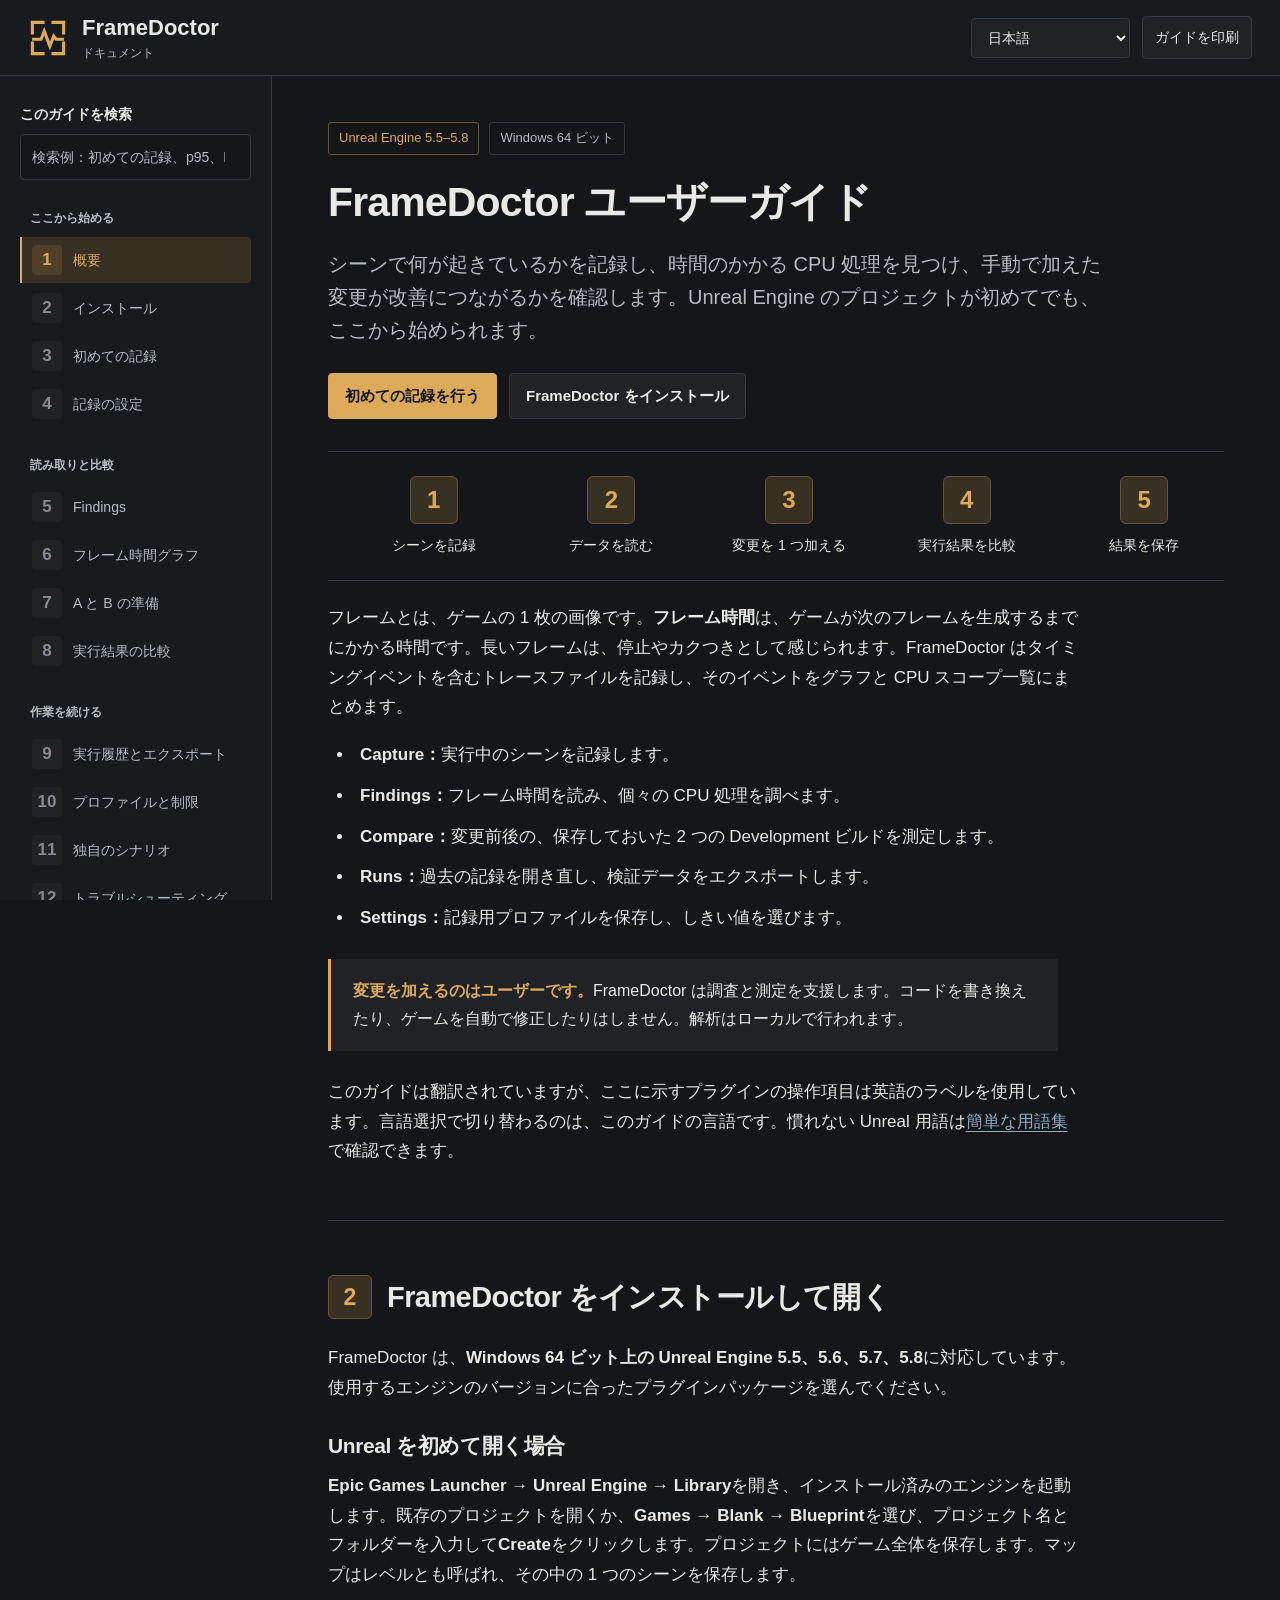
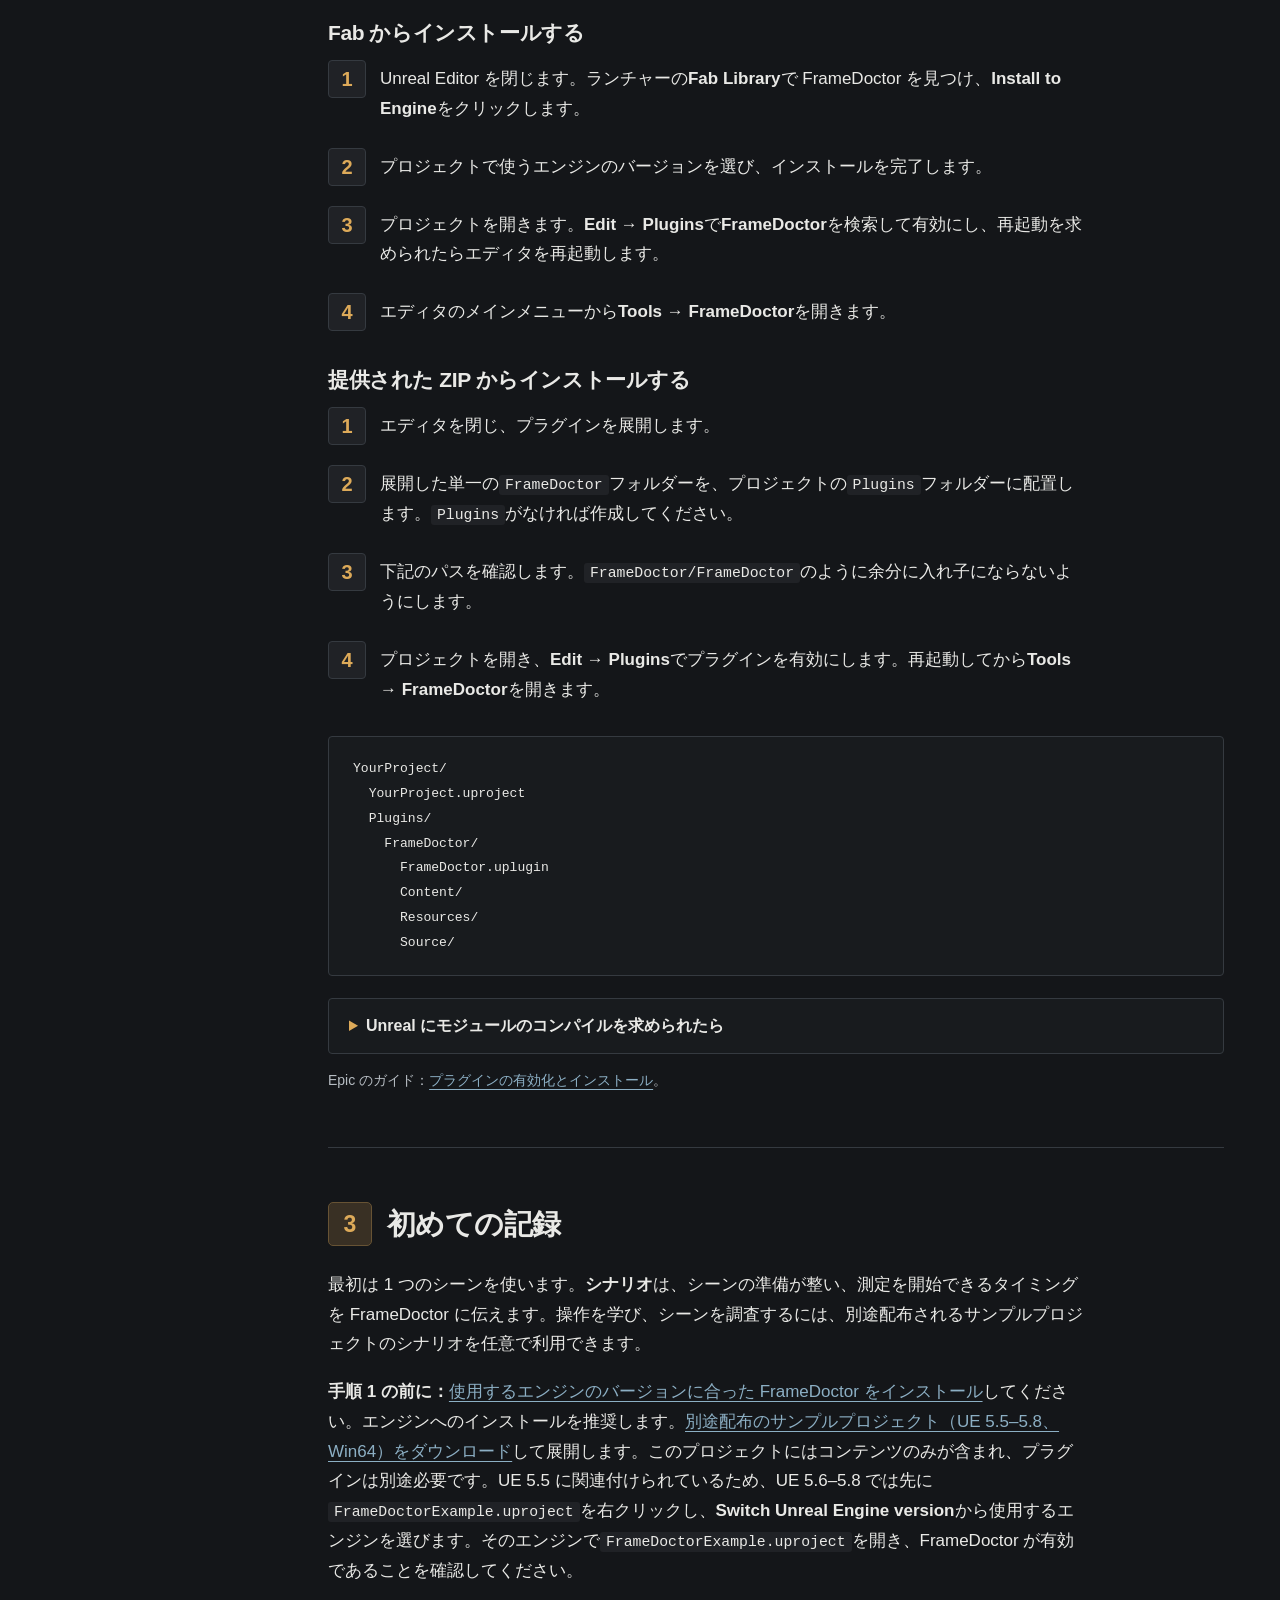
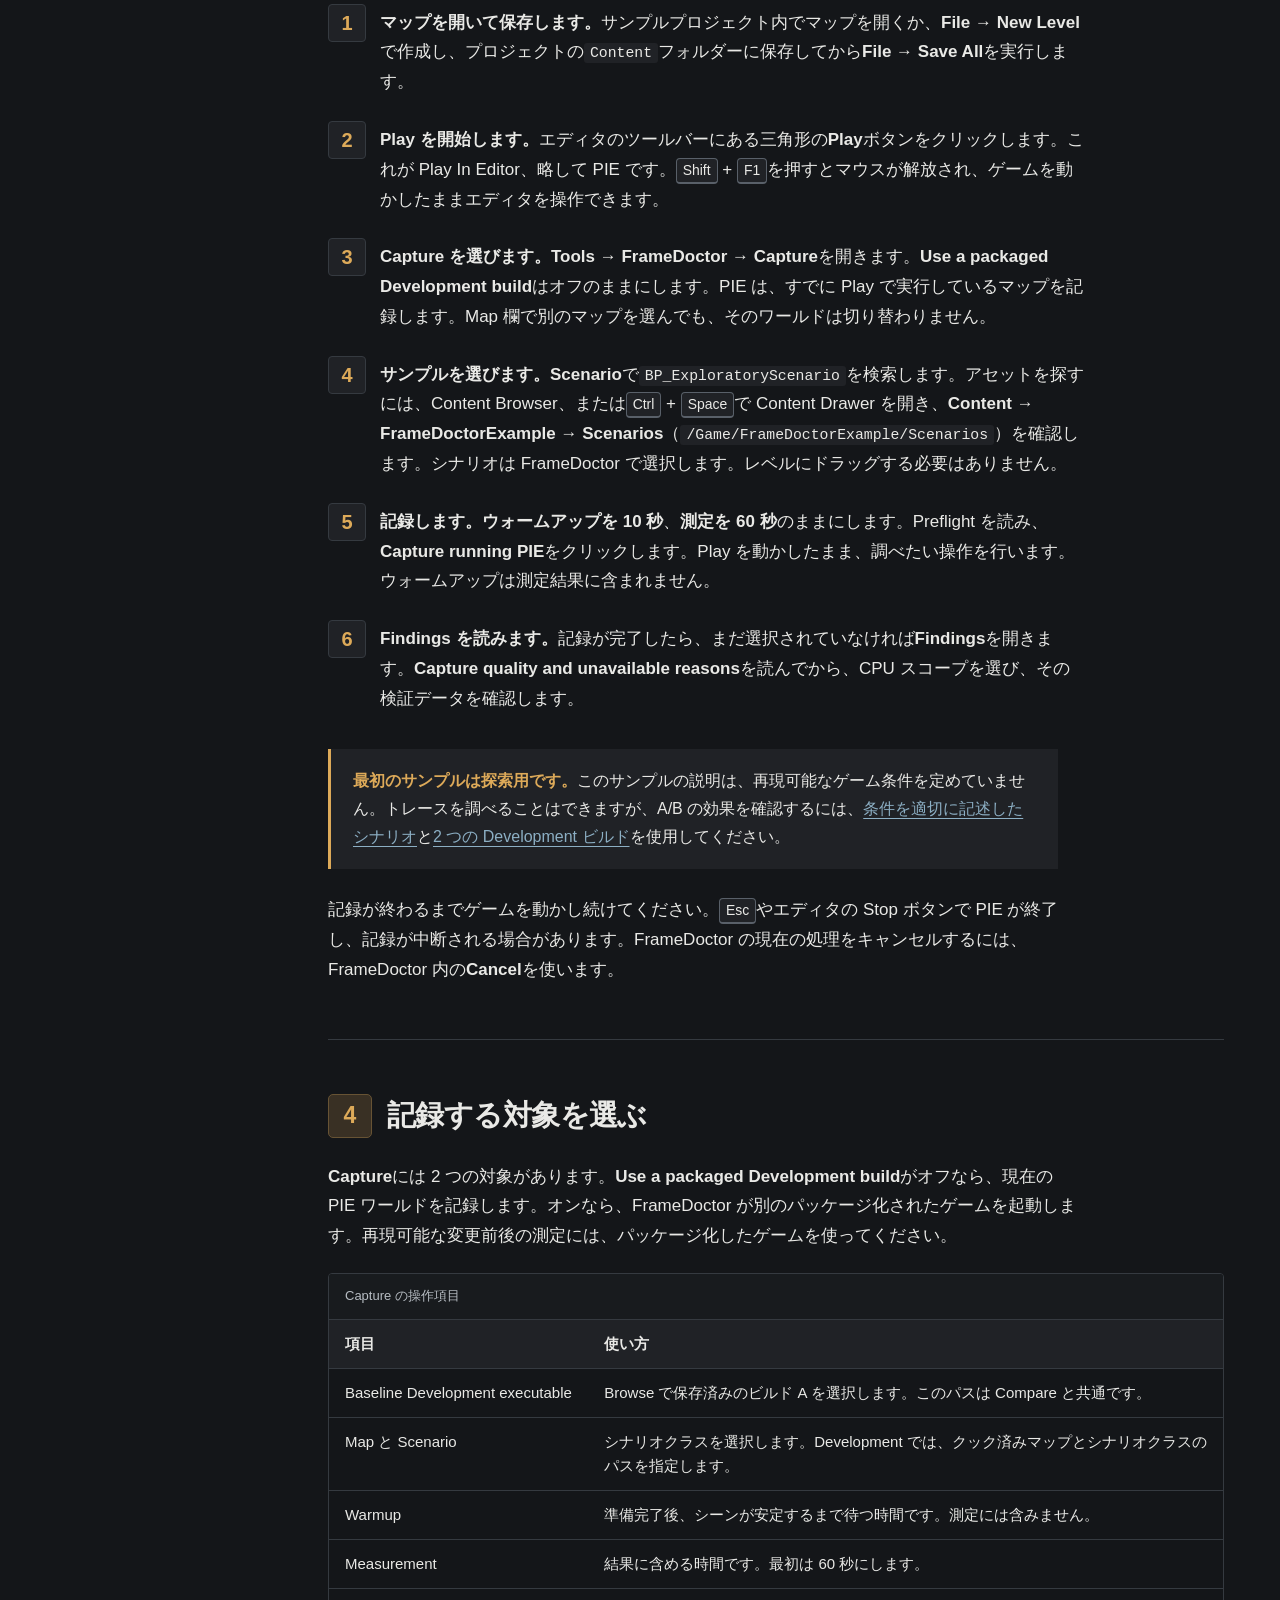
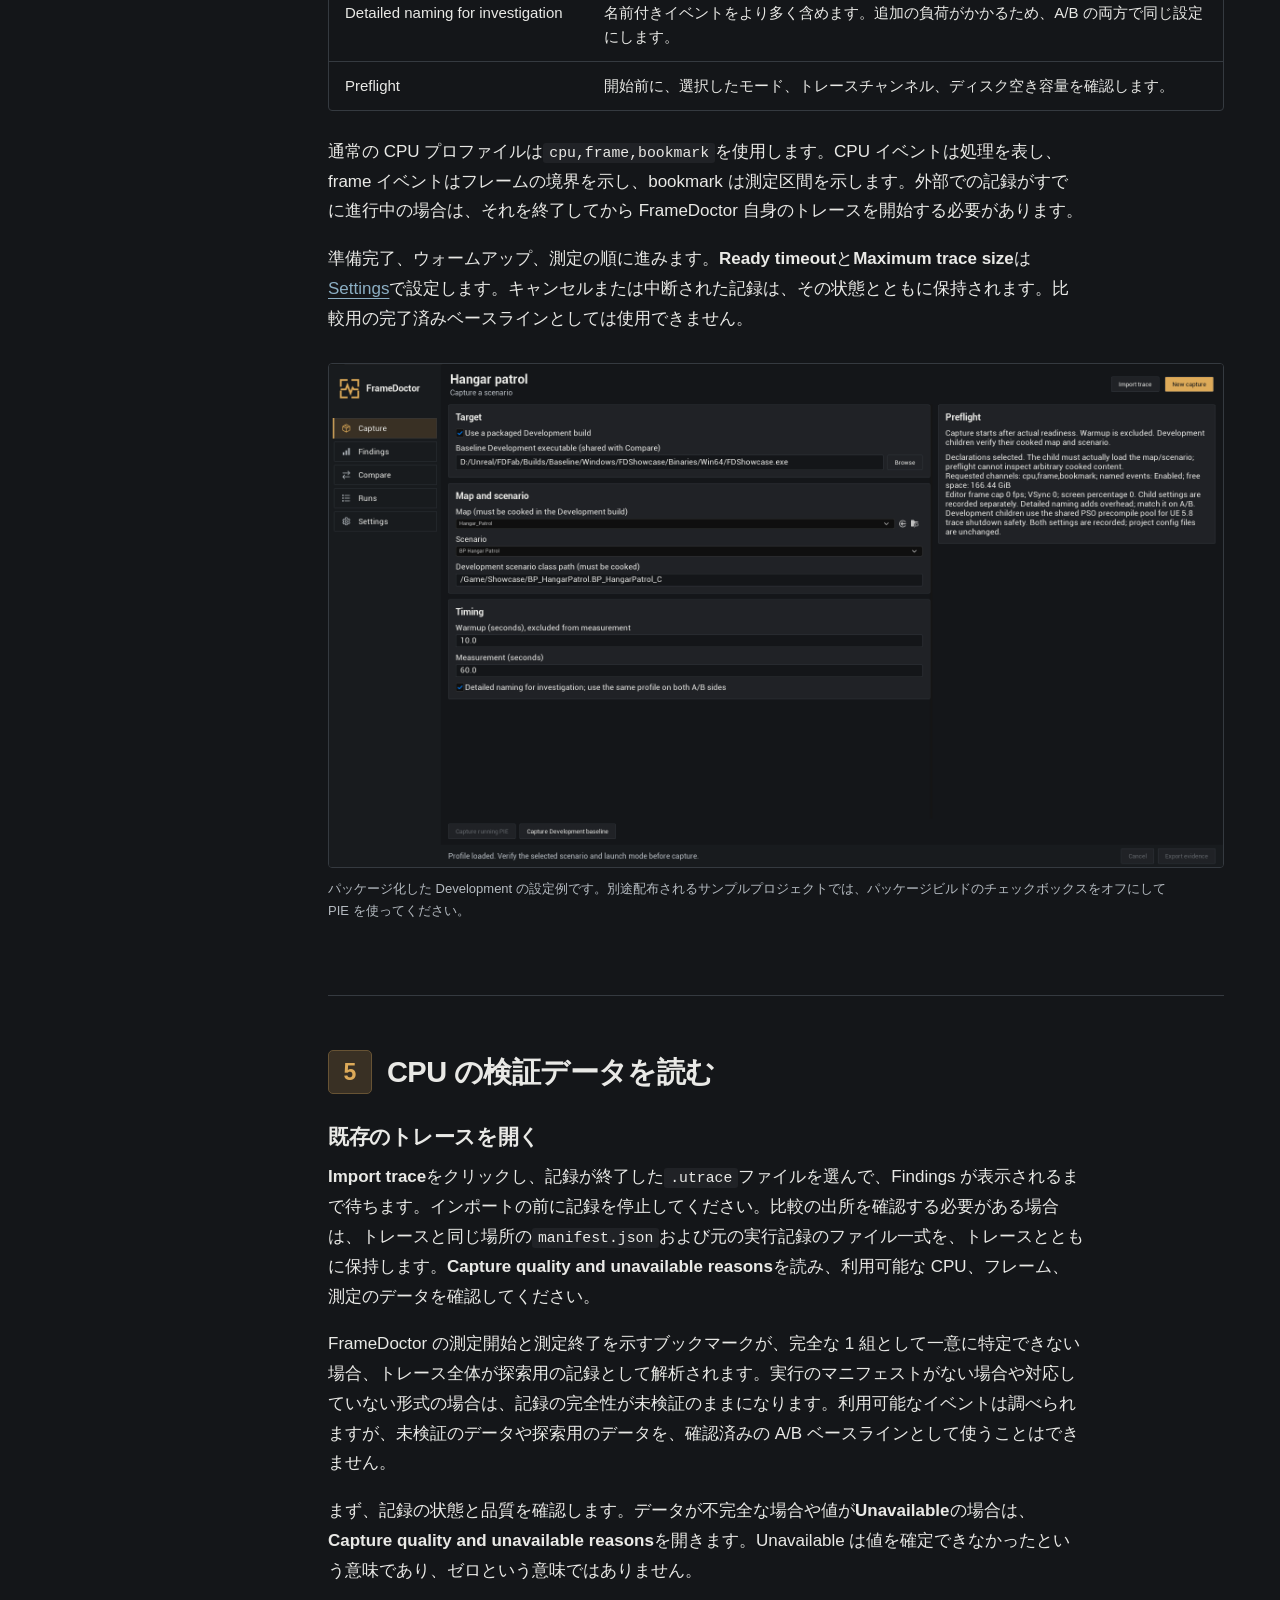
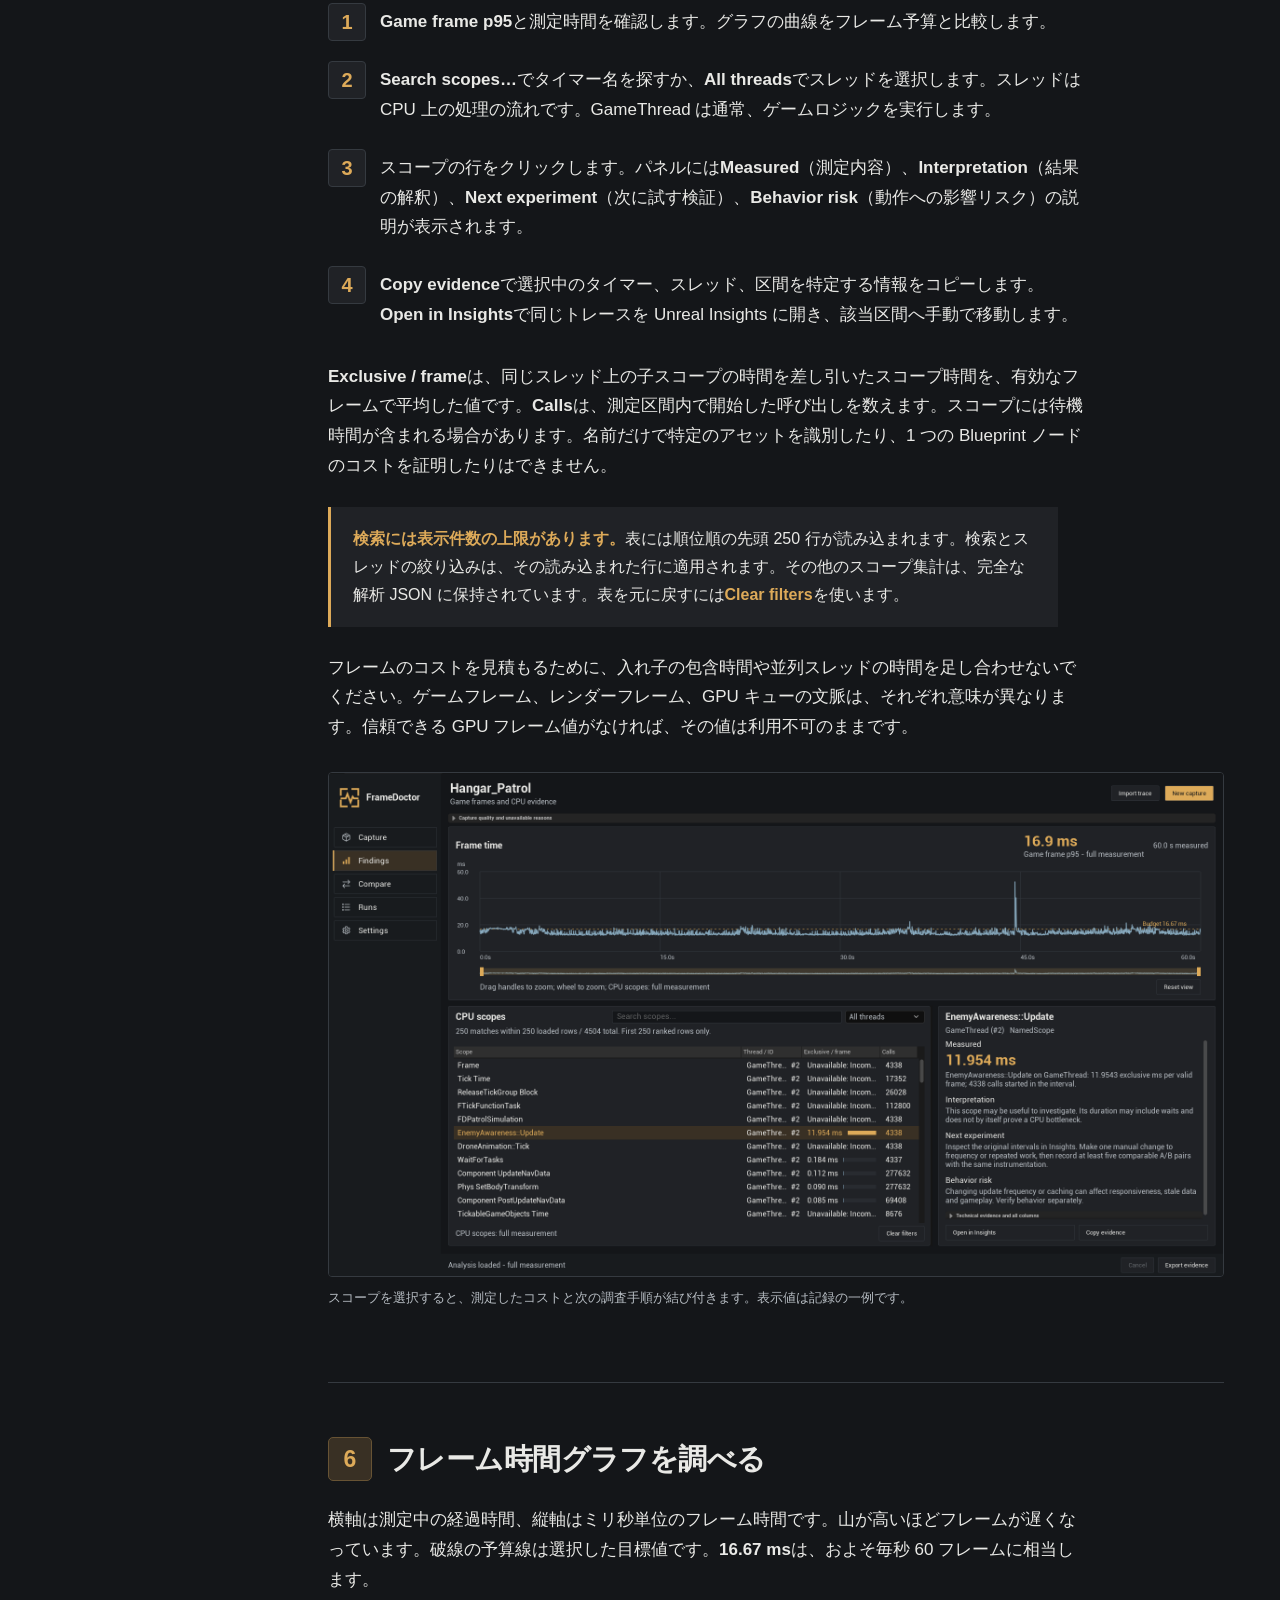
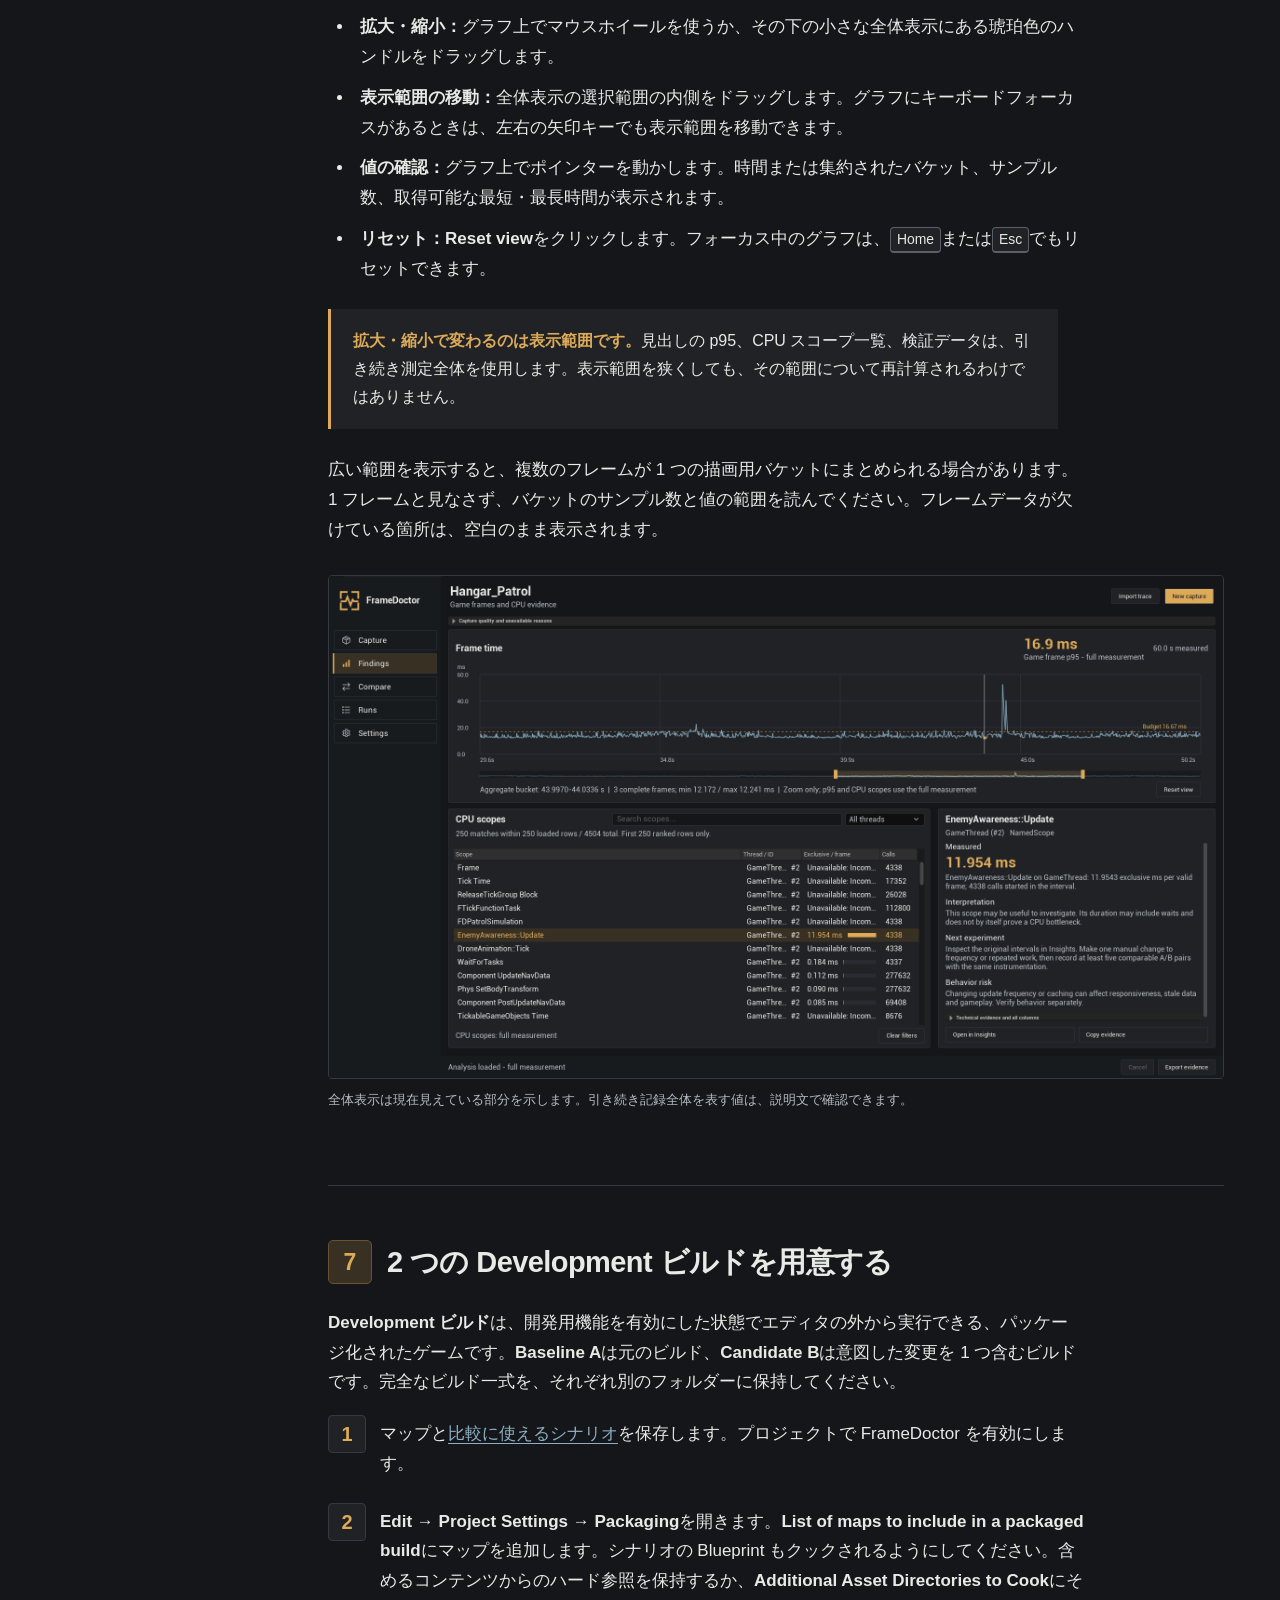
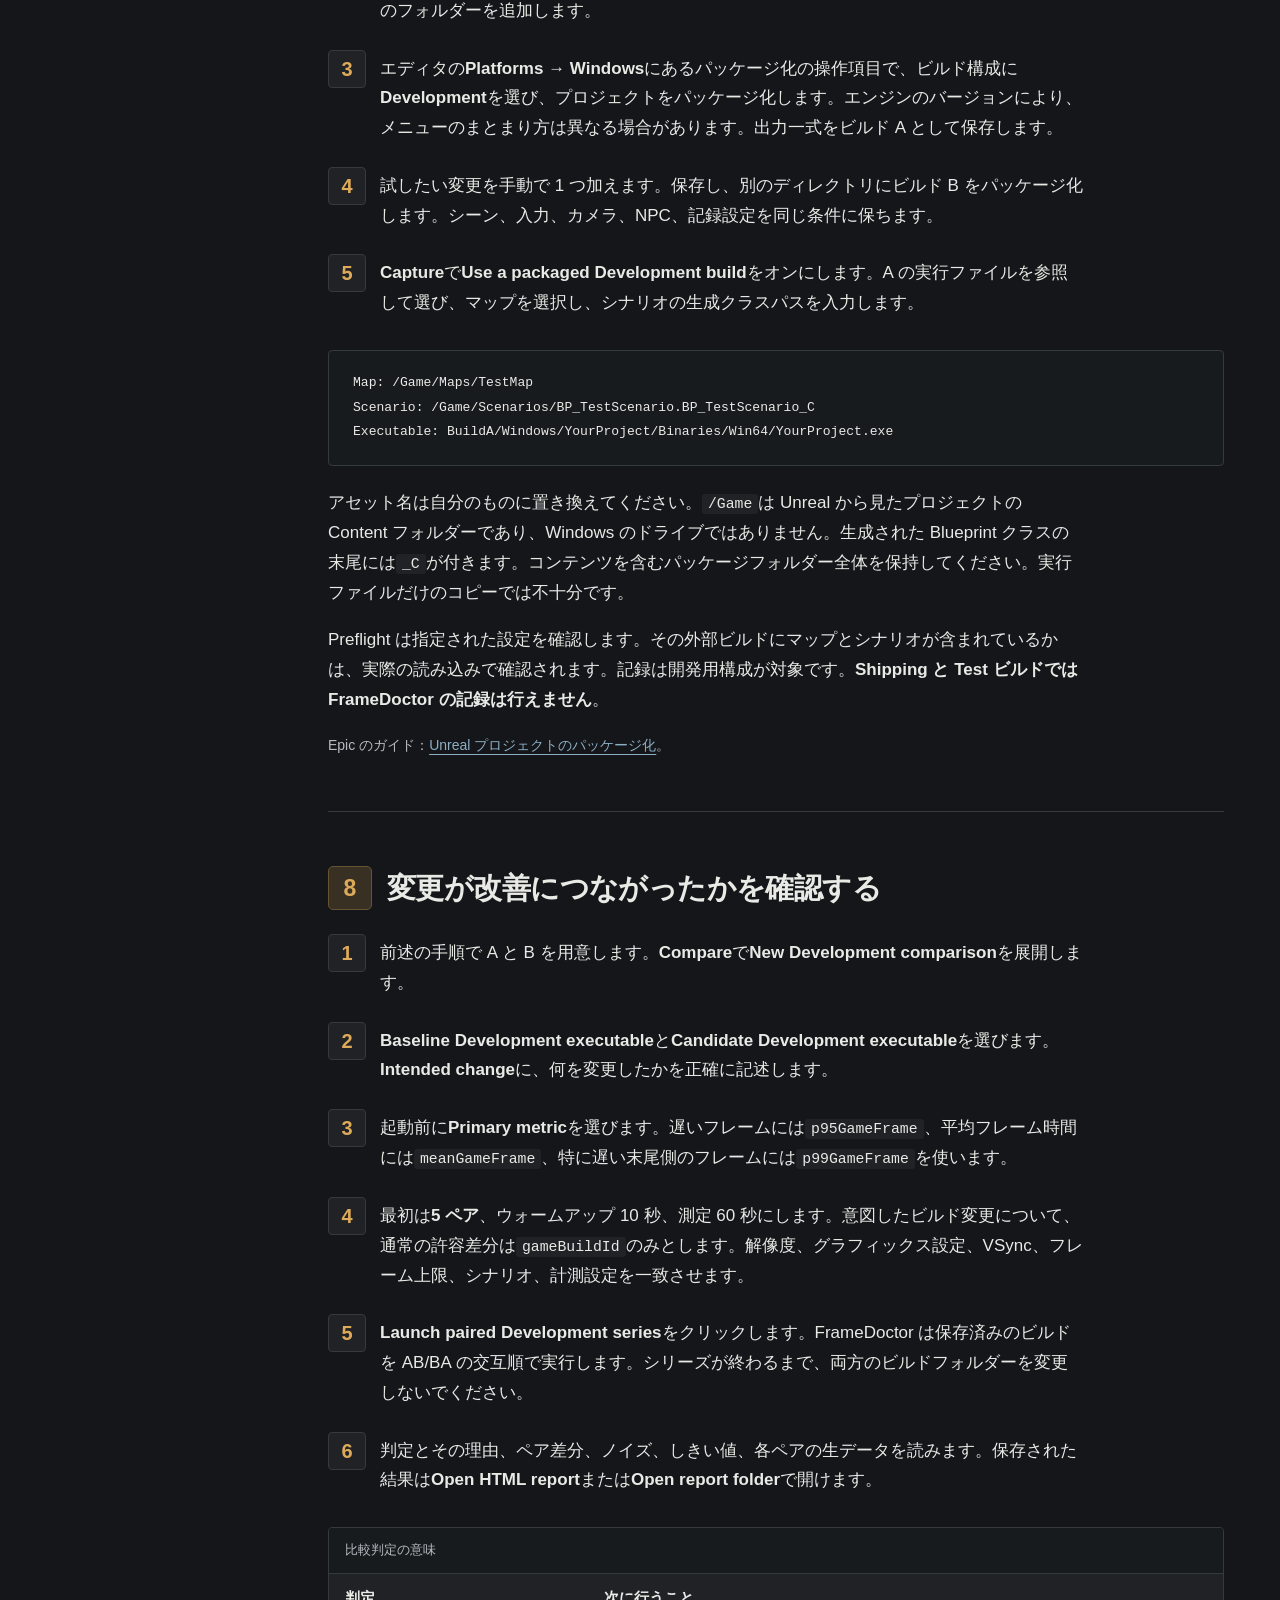
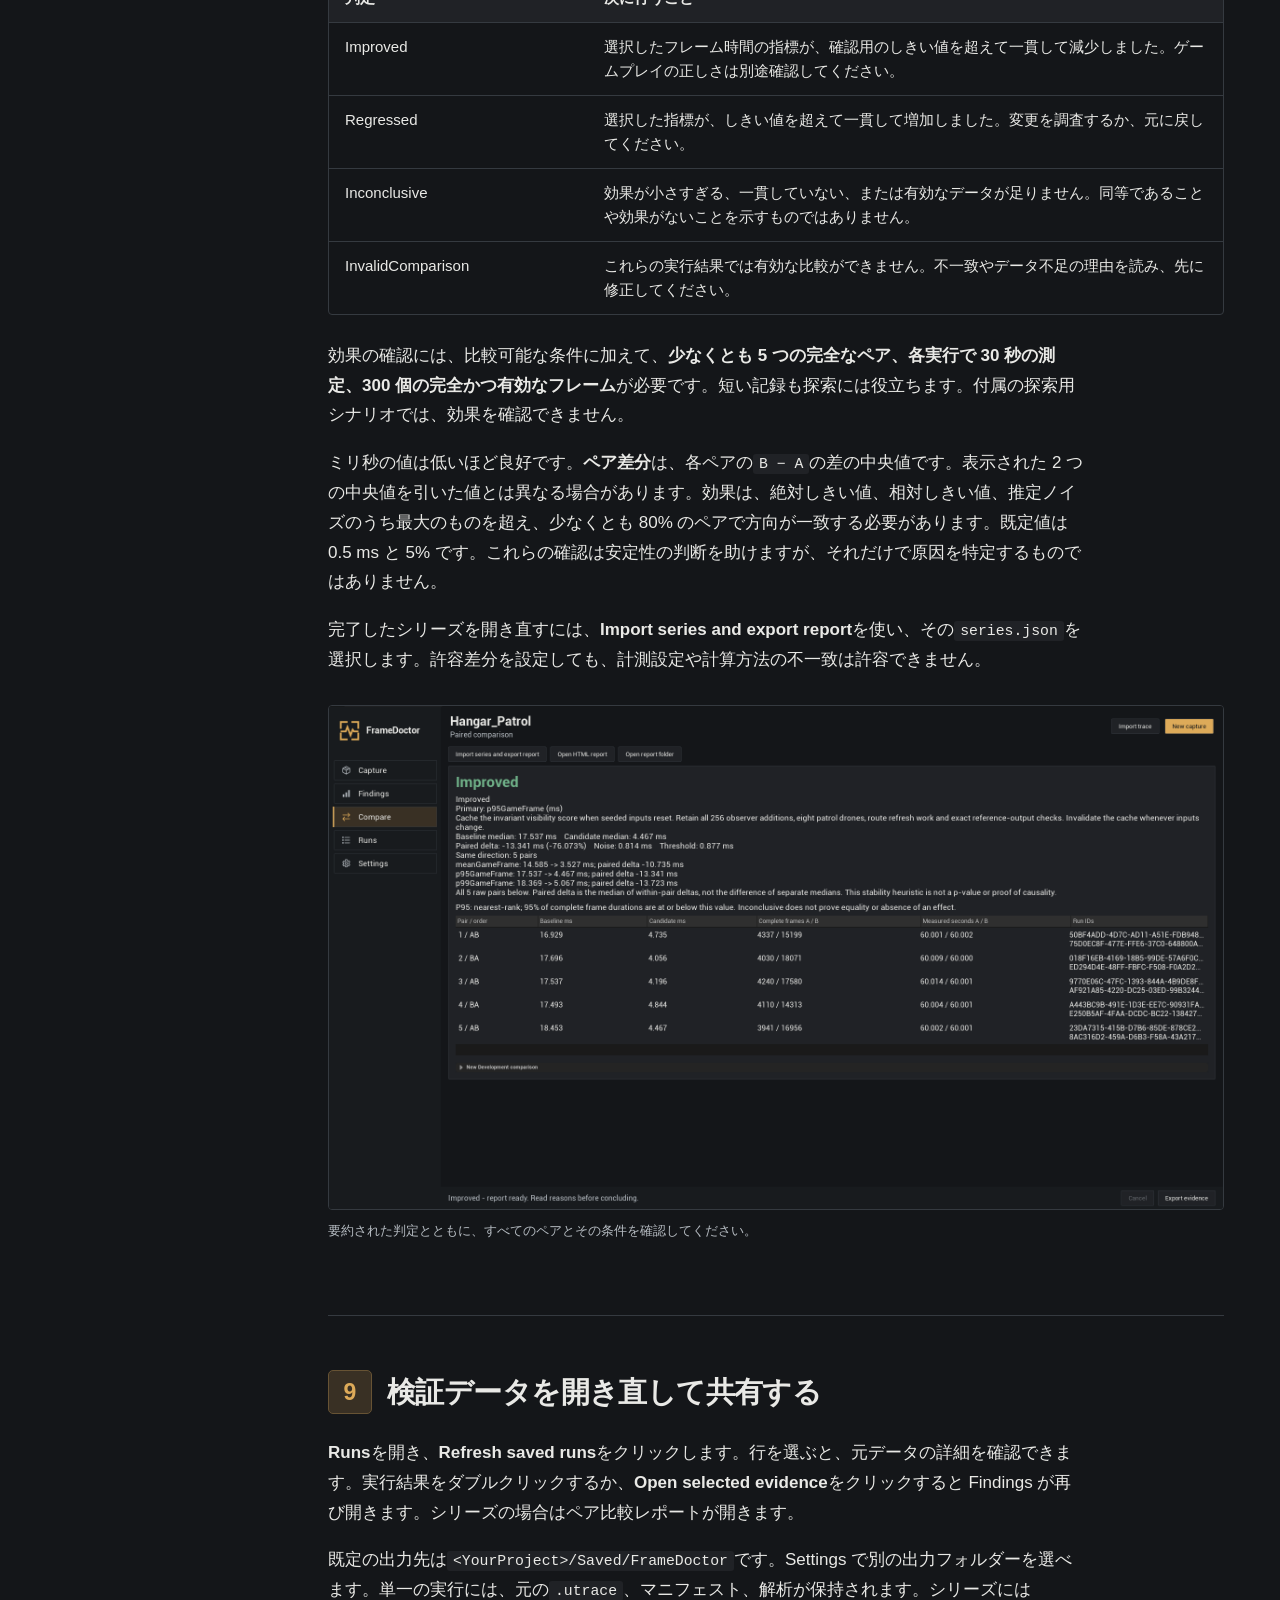
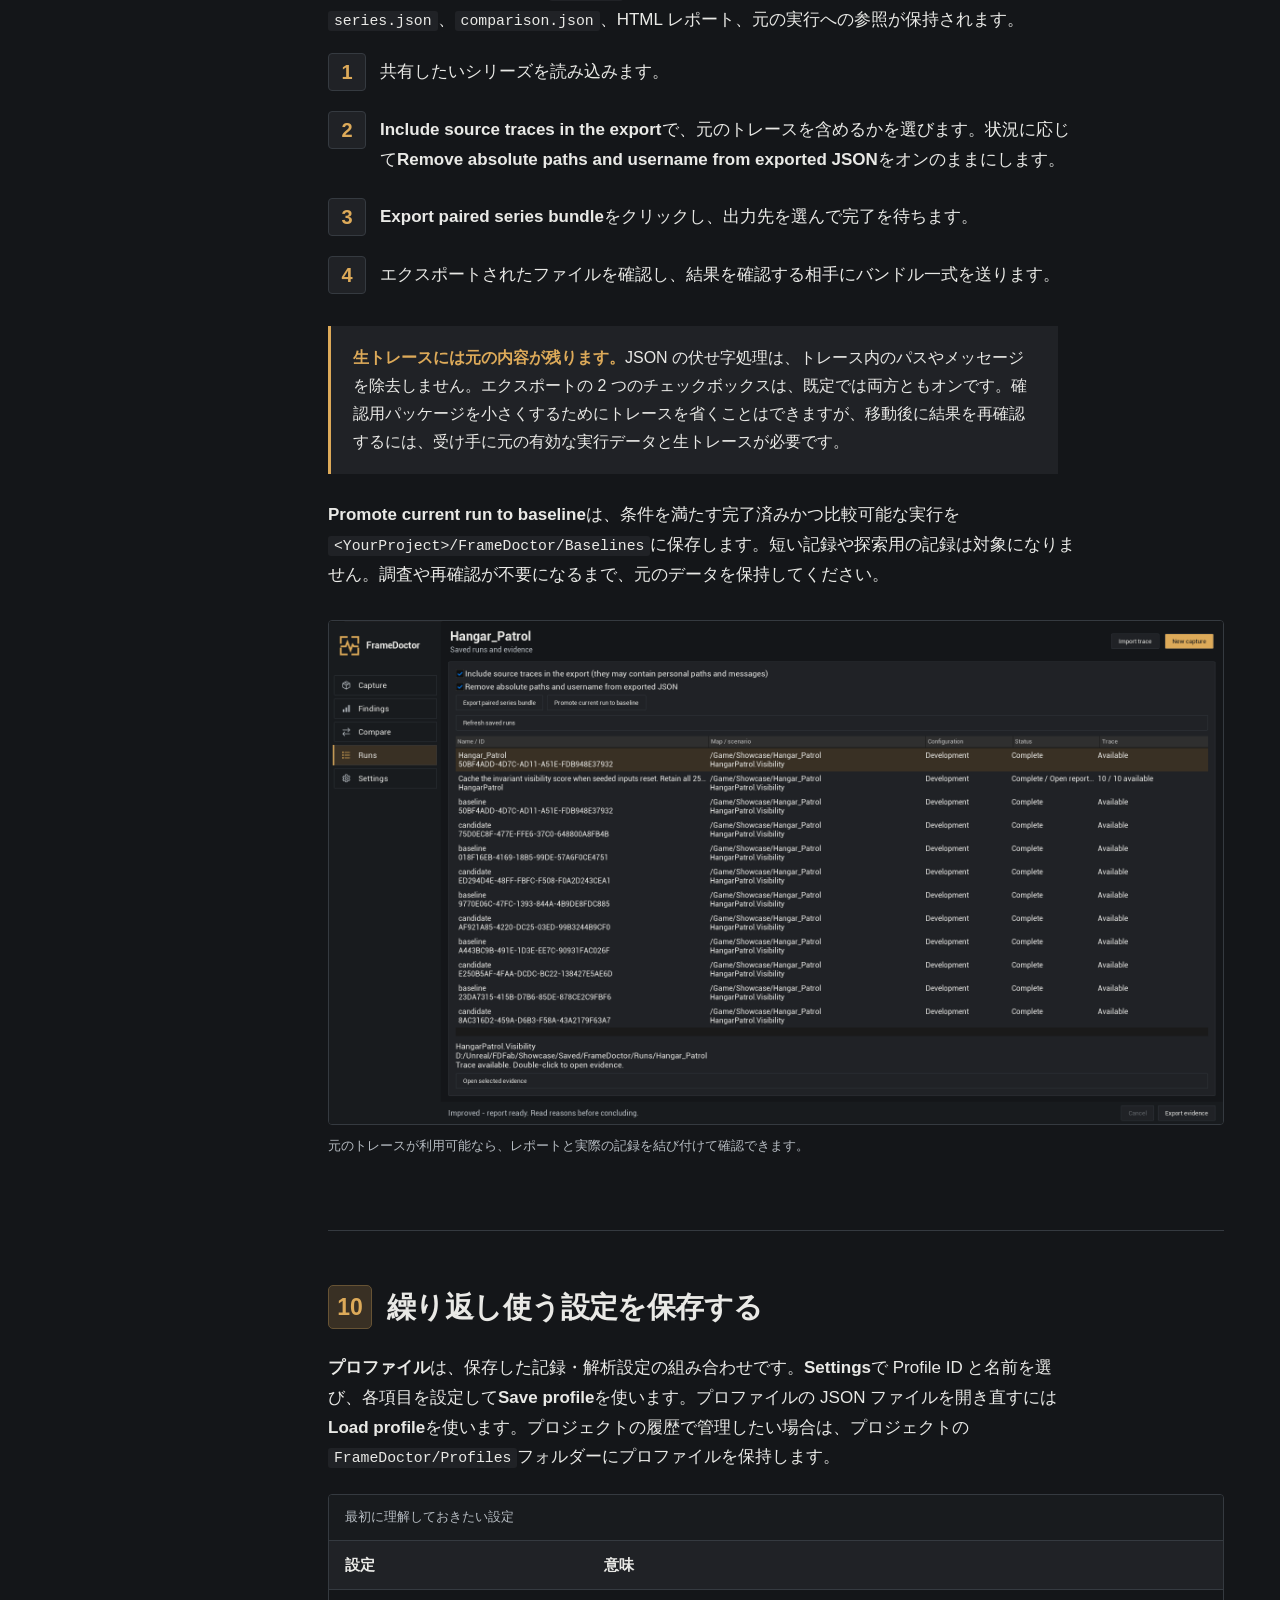
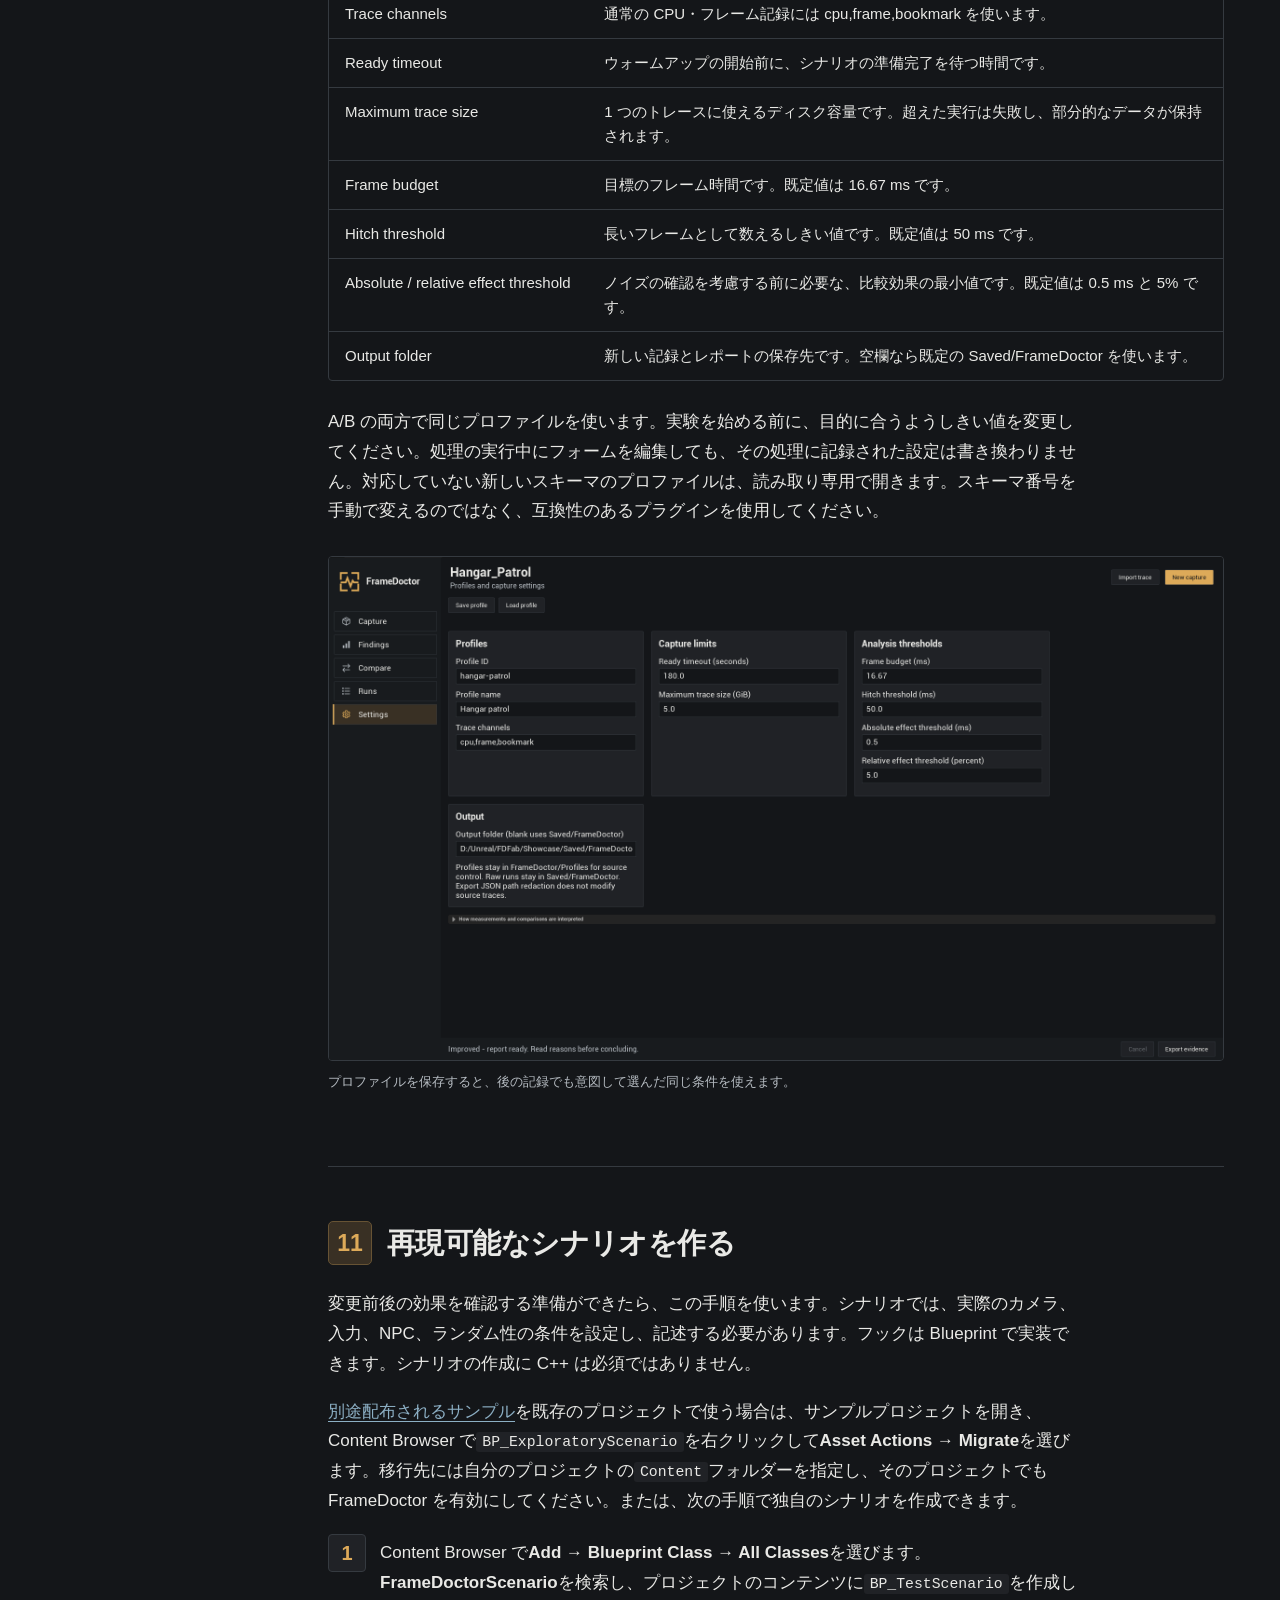
<file: ja/index.html>
<!doctype html>
<html lang="ja">
<head>
<meta charset="utf-8">
<meta name="viewport" content="width=device-width, initial-scale=1">
<meta name="color-scheme" content="dark">
<meta name="site-root" content="../">
<meta name="description" content="FrameDoctor のインストール、初めての Unreal Engine CPU トレースの記録、フレーム時間の読み取り、手動で加えた変更の比較、検証データの共有を説明します。">
<meta name="theme-color" content="#141619">
<title>FrameDoctor ドキュメント | Unreal Engine 5.5–5.8</title>
<link rel="canonical" href="https://nexusforgeue.github.io/FrameDoctor-docs/ja/">
<link rel="alternate" hreflang="en" href="https://nexusforgeue.github.io/FrameDoctor-docs/">
<link rel="alternate" hreflang="ru" href="https://nexusforgeue.github.io/FrameDoctor-docs/ru/">
<link rel="alternate" hreflang="de" href="https://nexusforgeue.github.io/FrameDoctor-docs/de/">
<link rel="alternate" hreflang="es" href="https://nexusforgeue.github.io/FrameDoctor-docs/es/">
<link rel="alternate" hreflang="fr" href="https://nexusforgeue.github.io/FrameDoctor-docs/fr/">
<link rel="alternate" hreflang="ja" href="https://nexusforgeue.github.io/FrameDoctor-docs/ja/">
<link rel="alternate" hreflang="ko" href="https://nexusforgeue.github.io/FrameDoctor-docs/ko/">
<link rel="alternate" hreflang="pt-BR" href="https://nexusforgeue.github.io/FrameDoctor-docs/pt-BR/">
<link rel="alternate" hreflang="zh-Hans" href="https://nexusforgeue.github.io/FrameDoctor-docs/zh-Hans/">
<link rel="alternate" hreflang="x-default" href="https://nexusforgeue.github.io/FrameDoctor-docs/">
<link rel="icon" type="image/svg+xml" href="../assets/framedoctor.svg">
<link rel="stylesheet" href="../assets/style.css">
<script src="../assets/app.js" defer></script>
</head>
<body data-search-empty="一致する章がありません。検索語を短くしてみてください。" data-search-results="{count} 件の章が一致">
<a class="skip-link" href="#main">ガイド本文へ移動</a>
<header class="site-header"><a class="brand" href="#overview"><img src="../assets/framedoctor.svg" width="40" height="40" alt=""><span>FrameDoctor<small>ドキュメント</small></span></a><div class="header-actions"><label class="language-picker"><span class="visually-hidden">ガイドの言語</span><select id="doc-locale" aria-label="ガイドの言語"><option value="en" lang="en">English</option><option value="ru" lang="ru">Русский</option><option value="de" lang="de">Deutsch</option><option value="es" lang="es">Español</option><option value="fr" lang="fr">Français</option><option value="ja" lang="ja" selected>日本語</option><option value="ko" lang="ko">한국어</option><option value="pt-BR" lang="pt-BR">Português (Brasil)</option><option value="zh-Hans" lang="zh-Hans">简体中文</option></select></label><button type="button" class="print-button" id="print-guide">ガイドを印刷</button><button type="button" class="menu-button" id="menu-toggle" aria-label="章" aria-controls="sidebar" aria-expanded="false"><span class="menu-caption">章</span><svg class="menu-icon" aria-hidden="true" width="18" height="18" viewBox="0 0 18 18"><path d="M2 4h14M2 9h14M2 14h14" fill="none" stroke="currentColor" stroke-width="1.5"/></svg></button></div></header>
<div class="veil" id="menu-veil" aria-hidden="true"></div>
<div class="layout"><aside class="sidebar" id="sidebar"><div class="search-box"><label for="doc-search">このガイドを検索</label><input id="doc-search" type="search" placeholder="検索例：初めての記録、p95、Blueprint" autocomplete="off" aria-controls="search-results"><div class="search-results" id="search-results" hidden></div><p class="visually-hidden" id="search-status" role="status" aria-live="polite"></p></div><nav aria-label="ガイドの目次"><p class="nav-heading">ここから始める</p><a href="#overview" aria-current="location"><span class="nav-number" aria-hidden="true">1</span><span>概要</span></a>
<a href="#installation"><span class="nav-number" aria-hidden="true">2</span><span>インストール</span></a>
<a href="#first-capture"><span class="nav-number" aria-hidden="true">3</span><span>初めての記録</span></a>
<a href="#capture"><span class="nav-number" aria-hidden="true">4</span><span>記録の設定</span></a>
<p class="nav-heading">読み取りと比較</p><a href="#findings"><span class="nav-number" aria-hidden="true">5</span><span>Findings</span></a>
<a href="#frame-chart"><span class="nav-number" aria-hidden="true">6</span><span>フレーム時間グラフ</span></a>
<a href="#development"><span class="nav-number" aria-hidden="true">7</span><span>A と B の準備</span></a>
<a href="#compare"><span class="nav-number" aria-hidden="true">8</span><span>実行結果の比較</span></a>
<p class="nav-heading">作業を続ける</p><a href="#runs"><span class="nav-number" aria-hidden="true">9</span><span>実行履歴とエクスポート</span></a>
<a href="#profiles"><span class="nav-number" aria-hidden="true">10</span><span>プロファイルと制限</span></a>
<a href="#scenarios"><span class="nav-number" aria-hidden="true">11</span><span>独自のシナリオ</span></a>
<a href="#troubleshooting"><span class="nav-number" aria-hidden="true">12</span><span>トラブルシューティング</span></a>
<a href="#glossary"><span class="nav-number" aria-hidden="true">13</span><span>用語集</span></a>
<a href="#support"><span class="nav-number" aria-hidden="true">14</span><span>バージョンとサポート</span></a></nav><div class="sidebar-footer"><span>FrameDoctor 1.0.0</span><span>Unreal Engine 5.5–5.8</span><span>Windows 64 ビット</span></div></aside>
<main class="guide" id="main" tabindex="-1"><section class="doc-section overview" id="overview" data-title="FrameDoctor でできること" tabindex="-1"><div class="compatibility"><span>Unreal Engine 5.5–5.8</span><span>Windows 64 ビット</span></div><h1>FrameDoctor ユーザーガイド</h1><p class="lead">シーンで何が起きているかを記録し、時間のかかる CPU 処理を見つけ、手動で加えた変更が改善につながるかを確認します。Unreal Engine のプロジェクトが初めてでも、ここから始められます。</p><div class="intro-actions"><a class="primary" href="#first-capture">初めての記録を行う</a><a class="secondary" href="#installation">FrameDoctor をインストール</a></div><ol class="workflow" aria-label="FrameDoctor ユーザーガイド"><li>シーンを記録</li><li>データを読む</li><li>変更を 1 つ加える</li><li>実行結果を比較</li><li>結果を保存</li></ol>

      <p>フレームとは、ゲームの 1 枚の画像です。<strong>フレーム時間</strong>は、ゲームが次のフレームを生成するまでにかかる時間です。長いフレームは、停止やカクつきとして感じられます。FrameDoctor はタイミングイベントを含むトレースファイルを記録し、そのイベントをグラフと CPU スコープ一覧にまとめます。</p>
      <ul><li><strong>Capture：</strong>実行中のシーンを記録します。</li><li><strong>Findings：</strong>フレーム時間を読み、個々の CPU 処理を調べます。</li><li><strong>Compare：</strong>変更前後の、保存しておいた 2 つの Development ビルドを測定します。</li><li><strong>Runs：</strong>過去の記録を開き直し、検証データをエクスポートします。</li><li><strong>Settings：</strong>記録用プロファイルを保存し、しきい値を選びます。</li></ul>
      <div class="callout"><strong>変更を加えるのはユーザーです。</strong>FrameDoctor は調査と測定を支援します。コードを書き換えたり、ゲームを自動で修正したりはしません。解析はローカルで行われます。</div>
      <p>このガイドは翻訳されていますが、ここに示すプラグインの操作項目は英語のラベルを使用しています。言語選択で切り替わるのは、このガイドの言語です。慣れない Unreal 用語は<a href="#glossary">簡単な用語集</a>で確認できます。</p>
</section>
<section class="doc-section" id="installation" data-title="FrameDoctor をインストールして開く" tabindex="-1"><div class="section-heading"><span class="chapter-number" aria-hidden="true">2</span><h2>FrameDoctor をインストールして開く</h2></div>

      <p>FrameDoctor は、<strong>Windows 64 ビット上の Unreal Engine 5.5、5.6、5.7、5.8</strong>に対応しています。使用するエンジンのバージョンに合ったプラグインパッケージを選んでください。</p>
      <h3>Unreal を初めて開く場合</h3><p><strong>Epic Games Launcher → Unreal Engine → Library</strong>を開き、インストール済みのエンジンを起動します。既存のプロジェクトを開くか、<strong>Games → Blank → Blueprint</strong>を選び、プロジェクト名とフォルダーを入力して<strong>Create</strong>をクリックします。プロジェクトにはゲーム全体を保存します。マップはレベルとも呼ばれ、その中の 1 つのシーンを保存します。</p>
      <h3>Fab からインストールする</h3><ol role="list"><li>Unreal Editor を閉じます。ランチャーの<strong>Fab Library</strong>で FrameDoctor を見つけ、<strong>Install to Engine</strong>をクリックします。</li><li>プロジェクトで使うエンジンのバージョンを選び、インストールを完了します。</li><li>プロジェクトを開きます。<strong>Edit → Plugins</strong>で<strong>FrameDoctor</strong>を検索して有効にし、再起動を求められたらエディタを再起動します。</li><li>エディタのメインメニューから<strong>Tools → FrameDoctor</strong>を開きます。</li></ol>
      <h3>提供された ZIP からインストールする</h3><ol role="list"><li>エディタを閉じ、プラグインを展開します。</li><li>展開した単一の<code>FrameDoctor</code>フォルダーを、プロジェクトの<code>Plugins</code>フォルダーに配置します。<code>Plugins</code>がなければ作成してください。</li><li>下記のパスを確認します。<code>FrameDoctor/FrameDoctor</code>のように余分に入れ子にならないようにします。</li><li>プロジェクトを開き、<strong>Edit → Plugins</strong>でプラグインを有効にします。再起動してから<strong>Tools → FrameDoctor</strong>を開きます。</li></ol>
      <pre><code>YourProject/
  YourProject.uproject
  Plugins/
    FrameDoctor/
      FrameDoctor.uplugin
      Content/
      Resources/
      Source/</code></pre>
      <details><summary>Unreal にモジュールのコンパイルを求められたら</summary><p>コンパイル済みのパッケージには<code>Binaries</code>も含まれます。ソースのみのパッケージには、ゲームが Blueprint を使っていても、対応する C++ コンパイラのツールチェーンが必要です。Visual Studio 2022 に<strong>Game development with C++</strong>と、エンジンが必要とする Windows SDK をインストールします。Blueprint のみのプロジェクトでは、<strong>Tools → New C++ Class</strong>で最小限のクラスを追加し、C++ のプロジェクトターゲットを作成します。Unreal を閉じ、Visual Studio でプロジェクトの<strong>Development Editor / Win64</strong>ターゲットをビルドします。その後、プロジェクトを開き直してください。コンパイルに失敗した場合は、最初のビルドエラーを読み、エンジンとパッケージのバージョンが一致しているか確認します。</p></details>
      <p class="reference">Epic のガイド：<a href="https://dev.epicgames.com/documentation/en-us/unreal-engine/working-with-plugins-in-unreal-engine">プラグインの有効化とインストール</a>。</p>
</section>
<section class="doc-section" id="first-capture" data-title="初めての記録" tabindex="-1"><div class="section-heading"><span class="chapter-number" aria-hidden="true">3</span><h2>初めての記録</h2></div>

      <p>最初は 1 つのシーンを使います。<strong>シナリオ</strong>は、シーンの準備が整い、測定を開始できるタイミングを FrameDoctor に伝えます。操作を学び、シーンを調査するには、別途配布されるサンプルプロジェクトのシナリオを任意で利用できます。</p>
      <p><strong>手順 1 の前に：</strong><a href="#installation">使用するエンジンのバージョンに合った FrameDoctor をインストール</a>してください。エンジンへのインストールを推奨します。<a href="https://nexusforgeue.github.io/FrameDoctor-docs/assets/downloads/FrameDoctorExample-UE5.5-5.8.zip">別途配布のサンプルプロジェクト（UE 5.5–5.8、Win64）をダウンロード</a>して展開します。このプロジェクトにはコンテンツのみが含まれ、プラグインは別途必要です。UE 5.5 に関連付けられているため、UE 5.6–5.8 では先に<code>FrameDoctorExample.uproject</code>を右クリックし、<strong>Switch Unreal Engine version</strong>から使用するエンジンを選びます。そのエンジンで<code>FrameDoctorExample.uproject</code>を開き、FrameDoctor が有効であることを確認してください。</p>
      <ol role="list"><li><strong>マップを開いて保存します。</strong>サンプルプロジェクト内でマップを開くか、<strong>File → New Level</strong>で作成し、プロジェクトの<code>Content</code>フォルダーに保存してから<strong>File → Save All</strong>を実行します。</li><li><strong>Play を開始します。</strong>エディタのツールバーにある三角形の<strong>Play</strong>ボタンをクリックします。これが Play In Editor、略して PIE です。<kbd>Shift</kbd> + <kbd>F1</kbd>を押すとマウスが解放され、ゲームを動かしたままエディタを操作できます。</li><li><strong>Capture を選びます。</strong><strong>Tools → FrameDoctor → Capture</strong>を開きます。<strong>Use a packaged Development build</strong>はオフのままにします。PIE は、すでに Play で実行しているマップを記録します。Map 欄で別のマップを選んでも、そのワールドは切り替わりません。</li><li><strong>サンプルを選びます。</strong><strong>Scenario</strong>で<code>BP_ExploratoryScenario</code>を検索します。アセットを探すには、Content Browser、または<kbd>Ctrl</kbd> + <kbd>Space</kbd>で Content Drawer を開き、<strong>Content → FrameDoctorExample → Scenarios</strong>（<code>/Game/FrameDoctorExample/Scenarios</code>）を確認します。シナリオは FrameDoctor で選択します。レベルにドラッグする必要はありません。</li><li><strong>記録します。</strong><strong>ウォームアップを 10 秒</strong>、<strong>測定を 60 秒</strong>のままにします。Preflight を読み、<strong>Capture running PIE</strong>をクリックします。Play を動かしたまま、調べたい操作を行います。ウォームアップは測定結果に含まれません。</li><li><strong>Findings を読みます。</strong>記録が完了したら、まだ選択されていなければ<strong>Findings</strong>を開きます。<strong>Capture quality and unavailable reasons</strong>を読んでから、CPU スコープを選び、その検証データを確認します。</li></ol>
      <div class="callout"><strong>最初のサンプルは探索用です。</strong>このサンプルの説明は、再現可能なゲーム条件を定めていません。トレースを調べることはできますが、A/B の効果を確認するには、<a href="#scenarios">条件を適切に記述したシナリオ</a>と<a href="#development">2 つの Development ビルド</a>を使用してください。</div>
      <p>記録が終わるまでゲームを動かし続けてください。<kbd>Esc</kbd>やエディタの Stop ボタンで PIE が終了し、記録が中断される場合があります。FrameDoctor の現在の処理をキャンセルするには、FrameDoctor 内の<strong>Cancel</strong>を使います。</p>
</section>
<section class="doc-section" id="capture" data-title="記録する対象を選ぶ" tabindex="-1"><div class="section-heading"><span class="chapter-number" aria-hidden="true">4</span><h2>記録する対象を選ぶ</h2></div>

      <p><strong>Capture</strong>には 2 つの対象があります。<strong>Use a packaged Development build</strong>がオフなら、現在の PIE ワールドを記録します。オンなら、FrameDoctor が別のパッケージ化されたゲームを起動します。再現可能な変更前後の測定には、パッケージ化したゲームを使ってください。</p>
      <div class="table-scroll"><table><caption>Capture の操作項目</caption><thead><tr><th>項目</th><th>使い方</th></tr></thead><tbody><tr><td>Baseline Development executable</td><td>Browse で保存済みのビルド A を選択します。このパスは Compare と共通です。</td></tr><tr><td>Map と Scenario</td><td>シナリオクラスを選択します。Development では、クック済みマップとシナリオクラスのパスを指定します。</td></tr><tr><td>Warmup</td><td>準備完了後、シーンが安定するまで待つ時間です。測定には含みません。</td></tr><tr><td>Measurement</td><td>結果に含める時間です。最初は 60 秒にします。</td></tr><tr><td>Detailed naming for investigation</td><td>名前付きイベントをより多く含めます。追加の負荷がかかるため、A/B の両方で同じ設定にします。</td></tr><tr><td>Preflight</td><td>開始前に、選択したモード、トレースチャンネル、ディスク空き容量を確認します。</td></tr></tbody></table></div>
      <p>通常の CPU プロファイルは<code>cpu,frame,bookmark</code>を使用します。CPU イベントは処理を表し、frame イベントはフレームの境界を示し、bookmark は測定区間を示します。外部での記録がすでに進行中の場合は、それを終了してから FrameDoctor 自身のトレースを開始する必要があります。</p>
      <p>準備完了、ウォームアップ、測定の順に進みます。<strong>Ready timeout</strong>と<strong>Maximum trace size</strong>は<a href="#profiles">Settings</a>で設定します。キャンセルまたは中断された記録は、その状態とともに保持されます。比較用の完了済みベースラインとしては使用できません。</p>
      <figure><a href="../assets/screens/capture.png" target="_blank" rel="noopener" aria-label="画像を原寸で開く: Development の対象、マップ、シナリオ、ウォームアップ、測定、Preflight を表示した Capture ページ。"><img src="../assets/screens/capture.png" width="1920" height="1080" alt="Development の対象、マップ、シナリオ、ウォームアップ、測定、Preflight を表示した Capture ページ。" loading="lazy"></a><figcaption>パッケージ化した Development の設定例です。別途配布されるサンプルプロジェクトでは、パッケージビルドのチェックボックスをオフにして PIE を使ってください。</figcaption></figure>
</section>
<section class="doc-section" id="findings" data-title="CPU の検証データを読む" tabindex="-1"><div class="section-heading"><span class="chapter-number" aria-hidden="true">5</span><h2>CPU の検証データを読む</h2></div>

      <h3>既存のトレースを開く</h3><p><strong>Import trace</strong>をクリックし、記録が終了した<code>.utrace</code>ファイルを選んで、Findings が表示されるまで待ちます。インポートの前に記録を停止してください。比較の出所を確認する必要がある場合は、トレースと同じ場所の<code>manifest.json</code>および元の実行記録のファイル一式を、トレースとともに保持します。<strong>Capture quality and unavailable reasons</strong>を読み、利用可能な CPU、フレーム、測定のデータを確認してください。</p>
      <p>FrameDoctor の測定開始と測定終了を示すブックマークが、完全な 1 組として一意に特定できない場合、トレース全体が探索用の記録として解析されます。実行のマニフェストがない場合や対応していない形式の場合は、記録の完全性が未検証のままになります。利用可能なイベントは調べられますが、未検証のデータや探索用のデータを、確認済みの A/B ベースラインとして使うことはできません。</p>
      <p>まず、記録の状態と品質を確認します。データが不完全な場合や値が<strong>Unavailable</strong>の場合は、<strong>Capture quality and unavailable reasons</strong>を開きます。Unavailable は値を確定できなかったという意味であり、ゼロという意味ではありません。</p>
      <ol role="list"><li><strong>Game frame p95</strong>と測定時間を確認します。グラフの曲線をフレーム予算と比較します。</li><li><strong>Search scopes…</strong>でタイマー名を探すか、<strong>All threads</strong>でスレッドを選択します。スレッドは CPU 上の処理の流れです。GameThread は通常、ゲームロジックを実行します。</li><li>スコープの行をクリックします。パネルには<strong>Measured</strong>（測定内容）、<strong>Interpretation</strong>（結果の解釈）、<strong>Next experiment</strong>（次に試す検証）、<strong>Behavior risk</strong>（動作への影響リスク）の説明が表示されます。</li><li><strong>Copy evidence</strong>で選択中のタイマー、スレッド、区間を特定する情報をコピーします。<strong>Open in Insights</strong>で同じトレースを Unreal Insights に開き、該当区間へ手動で移動します。</li></ol>
      <p><strong>Exclusive / frame</strong>は、同じスレッド上の子スコープの時間を差し引いたスコープ時間を、有効なフレームで平均した値です。<strong>Calls</strong>は、測定区間内で開始した呼び出しを数えます。スコープには待機時間が含まれる場合があります。名前だけで特定のアセットを識別したり、1 つの Blueprint ノードのコストを証明したりはできません。</p>
      <div class="callout"><strong>検索には表示件数の上限があります。</strong>表には順位順の先頭 250 行が読み込まれます。検索とスレッドの絞り込みは、その読み込まれた行に適用されます。その他のスコープ集計は、完全な解析 JSON に保持されています。表を元に戻すには<strong>Clear filters</strong>を使います。</div>
      <p>フレームのコストを見積もるために、入れ子の包含時間や並列スレッドの時間を足し合わせないでください。ゲームフレーム、レンダーフレーム、GPU キューの文脈は、それぞれ意味が異なります。信頼できる GPU フレーム値がなければ、その値は利用不可のままです。</p>
      <figure><a href="../assets/screens/findings.png" target="_blank" rel="noopener" aria-label="画像を原寸で開く: 実際のフレームグラフ、選択中の EnemyAwareness::Update スコープ、その検証データパネルを表示した Findings。"><img src="../assets/screens/findings.png" width="1920" height="1080" alt="実際のフレームグラフ、選択中の EnemyAwareness::Update スコープ、その検証データパネルを表示した Findings。" loading="lazy"></a><figcaption>スコープを選択すると、測定したコストと次の調査手順が結び付きます。表示値は記録の一例です。</figcaption></figure>
</section>
<section class="doc-section" id="frame-chart" data-title="フレーム時間グラフを調べる" tabindex="-1"><div class="section-heading"><span class="chapter-number" aria-hidden="true">6</span><h2>フレーム時間グラフを調べる</h2></div>

      <p>横軸は測定中の経過時間、縦軸はミリ秒単位のフレーム時間です。山が高いほどフレームが遅くなっています。破線の予算線は選択した目標値です。<strong>16.67 ms</strong>は、およそ毎秒 60 フレームに相当します。</p>
      <ul><li><strong>拡大・縮小：</strong>グラフ上でマウスホイールを使うか、その下の小さな全体表示にある琥珀色のハンドルをドラッグします。</li><li><strong>表示範囲の移動：</strong>全体表示の選択範囲の内側をドラッグします。グラフにキーボードフォーカスがあるときは、左右の矢印キーでも表示範囲を移動できます。</li><li><strong>値の確認：</strong>グラフ上でポインターを動かします。時間または集約されたバケット、サンプル数、取得可能な最短・最長時間が表示されます。</li><li><strong>リセット：</strong><strong>Reset view</strong>をクリックします。フォーカス中のグラフは、<kbd>Home</kbd>または<kbd>Esc</kbd>でもリセットできます。</li></ul>
      <div class="callout"><strong>拡大・縮小で変わるのは表示範囲です。</strong>見出しの p95、CPU スコープ一覧、検証データは、引き続き測定全体を使用します。表示範囲を狭くしても、その範囲について再計算されるわけではありません。</div>
      <p>広い範囲を表示すると、複数のフレームが 1 つの描画用バケットにまとめられる場合があります。1 フレームと見なさず、バケットのサンプル数と値の範囲を読んでください。フレームデータが欠けている箇所は、空白のまま表示されます。</p>
      <figure><a href="../assets/screens/chart.png" target="_blank" rel="noopener" aria-label="画像を原寸で開く: 全体表示のハンドル、ポインター位置のバケット情報、変わらない測定全体の指標を示す、拡大したフレーム時間グラフ。"><img src="../assets/screens/chart.png" width="1920" height="1080" alt="全体表示のハンドル、ポインター位置のバケット情報、変わらない測定全体の指標を示す、拡大したフレーム時間グラフ。" loading="lazy"></a><figcaption>全体表示は現在見えている部分を示します。引き続き記録全体を表す値は、説明文で確認できます。</figcaption></figure>
</section>
<section class="doc-section" id="development" data-title="2 つの Development ビルドを用意する" tabindex="-1"><div class="section-heading"><span class="chapter-number" aria-hidden="true">7</span><h2>2 つの Development ビルドを用意する</h2></div>

      <p><strong>Development ビルド</strong>は、開発用機能を有効にした状態でエディタの外から実行できる、パッケージ化されたゲームです。<strong>Baseline A</strong>は元のビルド、<strong>Candidate B</strong>は意図した変更を 1 つ含むビルドです。完全なビルド一式を、それぞれ別のフォルダーに保持してください。</p>
      <ol role="list"><li>マップと<a href="#scenarios">比較に使えるシナリオ</a>を保存します。プロジェクトで FrameDoctor を有効にします。</li><li><strong>Edit → Project Settings → Packaging</strong>を開きます。<strong>List of maps to include in a packaged build</strong>にマップを追加します。シナリオの Blueprint もクックされるようにしてください。含めるコンテンツからのハード参照を保持するか、<strong>Additional Asset Directories to Cook</strong>にそのフォルダーを追加します。</li><li>エディタの<strong>Platforms → Windows</strong>にあるパッケージ化の操作項目で、ビルド構成に<strong>Development</strong>を選び、プロジェクトをパッケージ化します。エンジンのバージョンにより、メニューのまとまり方は異なる場合があります。出力一式をビルド A として保存します。</li><li>試したい変更を手動で 1 つ加えます。保存し、別のディレクトリにビルド B をパッケージ化します。シーン、入力、カメラ、NPC、記録設定を同じ条件に保ちます。</li><li><strong>Capture</strong>で<strong>Use a packaged Development build</strong>をオンにします。A の実行ファイルを参照して選び、マップを選択し、シナリオの生成クラスパスを入力します。</li></ol>
      <pre><code>Map: /Game/Maps/TestMap
Scenario: /Game/Scenarios/BP_TestScenario.BP_TestScenario_C
Executable: BuildA/Windows/YourProject/Binaries/Win64/YourProject.exe</code></pre>
      <p>アセット名は自分のものに置き換えてください。<code>/Game</code>は Unreal から見たプロジェクトの Content フォルダーであり、Windows のドライブではありません。生成された Blueprint クラスの末尾には<code>_C</code>が付きます。コンテンツを含むパッケージフォルダー全体を保持してください。実行ファイルだけのコピーでは不十分です。</p>
      <p>Preflight は指定された設定を確認します。その外部ビルドにマップとシナリオが含まれているかは、実際の読み込みで確認されます。記録は開発用構成が対象です。<strong>Shipping と Test ビルドでは FrameDoctor の記録は行えません</strong>。</p>
      <p class="reference">Epic のガイド：<a href="https://dev.epicgames.com/documentation/en-us/unreal-engine/packaging-your-project">Unreal プロジェクトのパッケージ化</a>。</p>
</section>
<section class="doc-section" id="compare" data-title="変更が改善につながったかを確認する" tabindex="-1"><div class="section-heading"><span class="chapter-number" aria-hidden="true">8</span><h2>変更が改善につながったかを確認する</h2></div>

      <ol role="list"><li>前述の手順で A と B を用意します。<strong>Compare</strong>で<strong>New Development comparison</strong>を展開します。</li><li><strong>Baseline Development executable</strong>と<strong>Candidate Development executable</strong>を選びます。<strong>Intended change</strong>に、何を変更したかを正確に記述します。</li><li>起動前に<strong>Primary metric</strong>を選びます。遅いフレームには<code>p95GameFrame</code>、平均フレーム時間には<code>meanGameFrame</code>、特に遅い末尾側のフレームには<code>p99GameFrame</code>を使います。</li><li>最初は<strong>5 ペア</strong>、ウォームアップ 10 秒、測定 60 秒にします。意図したビルド変更について、通常の許容差分は<code>gameBuildId</code>のみとします。解像度、グラフィックス設定、VSync、フレーム上限、シナリオ、計測設定を一致させます。</li><li><strong>Launch paired Development series</strong>をクリックします。FrameDoctor は保存済みのビルドを AB/BA の交互順で実行します。シリーズが終わるまで、両方のビルドフォルダーを変更しないでください。</li><li>判定とその理由、ペア差分、ノイズ、しきい値、各ペアの生データを読みます。保存された結果は<strong>Open HTML report</strong>または<strong>Open report folder</strong>で開けます。</li></ol>
      <div class="table-scroll"><table><caption>比較判定の意味</caption><thead><tr><th>判定</th><th>次に行うこと</th></tr></thead><tbody><tr><td>Improved</td><td>選択したフレーム時間の指標が、確認用のしきい値を超えて一貫して減少しました。ゲームプレイの正しさは別途確認してください。</td></tr><tr><td>Regressed</td><td>選択した指標が、しきい値を超えて一貫して増加しました。変更を調査するか、元に戻してください。</td></tr><tr><td>Inconclusive</td><td>効果が小さすぎる、一貫していない、または有効なデータが足りません。同等であることや効果がないことを示すものではありません。</td></tr><tr><td>InvalidComparison</td><td>これらの実行結果では有効な比較ができません。不一致やデータ不足の理由を読み、先に修正してください。</td></tr></tbody></table></div>
      <p>効果の確認には、比較可能な条件に加えて、<strong>少なくとも 5 つの完全なペア、各実行で 30 秒の測定、300 個の完全かつ有効なフレーム</strong>が必要です。短い記録も探索には役立ちます。付属の探索用シナリオでは、効果を確認できません。</p>
      <p>ミリ秒の値は低いほど良好です。<strong>ペア差分</strong>は、各ペアの<code>B − A</code>の差の中央値です。表示された 2 つの中央値を引いた値とは異なる場合があります。効果は、絶対しきい値、相対しきい値、推定ノイズのうち最大のものを超え、少なくとも 80% のペアで方向が一致する必要があります。既定値は 0.5 ms と 5% です。これらの確認は安定性の判断を助けますが、それだけで原因を特定するものではありません。</p>
      <p>完了したシリーズを開き直すには、<strong>Import series and export report</strong>を使い、その<code>series.json</code>を選択します。許容差分を設定しても、計測設定や計算方法の不一致は許容できません。</p>
      <figure><a href="../assets/screens/compare.png" target="_blank" rel="noopener" aria-label="画像を原寸で開く: 判定、個々の実行、ペア差分、ノイズ、しきい値を示した、実際の 5 ペアの比較。"><img src="../assets/screens/compare.png" width="1920" height="1080" alt="判定、個々の実行、ペア差分、ノイズ、しきい値を示した、実際の 5 ペアの比較。" loading="lazy"></a><figcaption>要約された判定とともに、すべてのペアとその条件を確認してください。</figcaption></figure>
</section>
<section class="doc-section" id="runs" data-title="検証データを開き直して共有する" tabindex="-1"><div class="section-heading"><span class="chapter-number" aria-hidden="true">9</span><h2>検証データを開き直して共有する</h2></div>

      <p><strong>Runs</strong>を開き、<strong>Refresh saved runs</strong>をクリックします。行を選ぶと、元データの詳細を確認できます。実行結果をダブルクリックするか、<strong>Open selected evidence</strong>をクリックすると Findings が再び開きます。シリーズの場合はペア比較レポートが開きます。</p>
      <p>既定の出力先は<code>&lt;YourProject&gt;/Saved/FrameDoctor</code>です。Settings で別の出力フォルダーを選べます。単一の実行には、元の<code>.utrace</code>、マニフェスト、解析が保持されます。シリーズには<code>series.json</code>、<code>comparison.json</code>、HTML レポート、元の実行への参照が保持されます。</p>
      <ol role="list"><li>共有したいシリーズを読み込みます。</li><li><strong>Include source traces in the export</strong>で、元のトレースを含めるかを選びます。状況に応じて<strong>Remove absolute paths and username from exported JSON</strong>をオンのままにします。</li><li><strong>Export paired series bundle</strong>をクリックし、出力先を選んで完了を待ちます。</li><li>エクスポートされたファイルを確認し、結果を確認する相手にバンドル一式を送ります。</li></ol>
      <div class="callout"><strong>生トレースには元の内容が残ります。</strong>JSON の伏せ字処理は、トレース内のパスやメッセージを除去しません。エクスポートの 2 つのチェックボックスは、既定では両方ともオンです。確認用パッケージを小さくするためにトレースを省くことはできますが、移動後に結果を再確認するには、受け手に元の有効な実行データと生トレースが必要です。</div>
      <p><strong>Promote current run to baseline</strong>は、条件を満たす完了済みかつ比較可能な実行を<code>&lt;YourProject&gt;/FrameDoctor/Baselines</code>に保存します。短い記録や探索用の記録は対象になりません。調査や再確認が不要になるまで、元のデータを保持してください。</p>
      <figure><a href="../assets/screens/runs.png" target="_blank" rel="noopener" aria-label="画像を原寸で開く: 保存済みの完了した実行、元のトレースの利用可否、エクスポート項目、選択中の元の記録。"><img src="../assets/screens/runs.png" width="1920" height="1080" alt="保存済みの完了した実行、元のトレースの利用可否、エクスポート項目、選択中の元の記録。" loading="lazy"></a><figcaption>元のトレースが利用可能なら、レポートと実際の記録を結び付けて確認できます。</figcaption></figure>
</section>
<section class="doc-section" id="profiles" data-title="繰り返し使う設定を保存する" tabindex="-1"><div class="section-heading"><span class="chapter-number" aria-hidden="true">10</span><h2>繰り返し使う設定を保存する</h2></div>

      <p><strong>プロファイル</strong>は、保存した記録・解析設定の組み合わせです。<strong>Settings</strong>で Profile ID と名前を選び、各項目を設定して<strong>Save profile</strong>を使います。プロファイルの JSON ファイルを開き直すには<strong>Load profile</strong>を使います。プロジェクトの履歴で管理したい場合は、プロジェクトの<code>FrameDoctor/Profiles</code>フォルダーにプロファイルを保持します。</p>
      <div class="table-scroll"><table><caption>最初に理解しておきたい設定</caption><thead><tr><th>設定</th><th>意味</th></tr></thead><tbody><tr><td>Trace channels</td><td>通常の CPU・フレーム記録には cpu,frame,bookmark を使います。</td></tr><tr><td>Ready timeout</td><td>ウォームアップの開始前に、シナリオの準備完了を待つ時間です。</td></tr><tr><td>Maximum trace size</td><td>1 つのトレースに使えるディスク容量です。超えた実行は失敗し、部分的なデータが保持されます。</td></tr><tr><td>Frame budget</td><td>目標のフレーム時間です。既定値は 16.67 ms です。</td></tr><tr><td>Hitch threshold</td><td>長いフレームとして数えるしきい値です。既定値は 50 ms です。</td></tr><tr><td>Absolute / relative effect threshold</td><td>ノイズの確認を考慮する前に必要な、比較効果の最小値です。既定値は 0.5 ms と 5% です。</td></tr><tr><td>Output folder</td><td>新しい記録とレポートの保存先です。空欄なら既定の Saved/FrameDoctor を使います。</td></tr></tbody></table></div>
      <p>A/B の両方で同じプロファイルを使います。実験を始める前に、目的に合うようしきい値を変更してください。処理の実行中にフォームを編集しても、その処理に記録された設定は書き換わりません。対応していない新しいスキーマのプロファイルは、読み取り専用で開きます。スキーマ番号を手動で変えるのではなく、互換性のあるプラグインを使用してください。</p>
      <figure><a href="../assets/screens/settings.png" target="_blank" rel="noopener" aria-label="画像を原寸で開く: プロファイル項目、記録制限、解析しきい値、出力先を表示した Settings ページ。"><img src="../assets/screens/settings.png" width="1920" height="1080" alt="プロファイル項目、記録制限、解析しきい値、出力先を表示した Settings ページ。" loading="lazy"></a><figcaption>プロファイルを保存すると、後の記録でも意図して選んだ同じ条件を使えます。</figcaption></figure>
</section>
<section class="doc-section" id="scenarios" data-title="再現可能なシナリオを作る" tabindex="-1"><div class="section-heading"><span class="chapter-number" aria-hidden="true">11</span><h2>再現可能なシナリオを作る</h2></div>

      <p>変更前後の効果を確認する準備ができたら、この手順を使います。シナリオでは、実際のカメラ、入力、NPC、ランダム性の条件を設定し、記述する必要があります。フックは Blueprint で実装できます。シナリオの作成に C++ は必須ではありません。</p>
      <p><a href="#first-capture">別途配布されるサンプル</a>を既存のプロジェクトで使う場合は、サンプルプロジェクトを開き、Content Browser で<code>BP_ExploratoryScenario</code>を右クリックして<strong>Asset Actions → Migrate</strong>を選びます。移行先には自分のプロジェクトの<code>Content</code>フォルダーを指定し、そのプロジェクトでも FrameDoctor を有効にしてください。または、次の手順で独自のシナリオを作成できます。</p>
      <ol role="list"><li>Content Browser で<strong>Add → Blueprint Class → All Classes</strong>を選びます。<strong>FrameDoctorScenario</strong>を検索し、プロジェクトのコンテンツに<code>BP_TestScenario</code>を作成します。</li><li>その Blueprint を開きます。<strong>Overrides</strong>メニューから、下記のフックを実装します。これは記録時に選択するオブジェクトであり、レベルに配置する Actor ではありません。</li><li>Blueprint とマップをコンパイル・保存します。FrameDoctor でクラスを選びます。パッケージ化した記録では、<a href="#development">A と B の準備</a>の説明に従い、マップとシナリオをクックの対象に含めます。</li><li>長い比較を始める前に、短い探索用の記録を 1 回行い、準備完了の判定と後片付けを確認します。</li></ol>
      <div class="table-scroll"><table><caption>シナリオのフック</caption><thead><tr><th>フック</th><th>Blueprint で行うこと</th></tr></thead><tbody><tr><td>Prepare(World)</td><td>実際のシーンの Actor を探し、変更する設定を保存し、カメラ・入力・NPC の状態を設定し、使用するランダムストリームを初期化します。</td></tr><tr><td>IsReady</td><td>必要な Actor、アセット、初期状態の準備が整った後にだけ true を返します。既定では false を返します。一定時間待つだけでは、準備完了を確定できません。</td></tr><tr><td>BeginMeasurement</td><td>ウォームアップ後に、制御した操作を開始します。</td></tr><tr><td>EndMeasurement</td><td>測定終了時にその操作を停止します。開始後のキャンセルも含めて処理します。</td></tr><tr><td>Cleanup</td><td>自分のシナリオによる変更だけを元に戻します。準備の途中やキャンセルにも対応します。</td></tr><tr><td>DescribeScenario</td><td>下記の条件を記述した Frame Doctor Scenario Snapshot を返します。</td></tr></tbody></table></div>
      <details><summary>シナリオのスナップショットを入力する</summary><p><strong>DescribeScenario</strong>で、<strong>Make Frame Doctor Scenario Snapshot</strong>を戻り値に接続します。次の項目を実際の条件どおりに入力してください。</p><ul><li><strong>ScenarioId / Revision：</strong>空でない、安定した識別子とリビジョン。</li><li><strong>CameraRoute：</strong>実際の固定視点、または再現可能な移動経路。</li><li><strong>InputConditions：</strong>使用する入力、またはプレイヤー入力を排除する方法。</li><li><strong>NpcConditions：</strong>NPC の数と動作。NPC がいない場合も明記します。</li><li><strong>ParametersJson：</strong>省略可能な有効な JSON オブジェクト。たとえば<code>{"route":"fixed","npcCount":0}</code>は、実際にそのシーンを表す場合にのみ使用します。</li><li><strong>SeedPolicy / RandomSeed：</strong>そのシードでゲームのランダム性を実際に初期化する場合のみ Known、ランダム性を使わない場合は NotUsed、条件が確定していない場合は Unknown。</li><li><strong>DeclaredNondeterminism：</strong>物理、ストリーミング、OS のスケジューリングなど、残る変動要因。</li></ul><p>シードの数値を記入するだけでは、ゲームは初期化されません。条件が不明な場合は探索用のままです。別途配布されるサンプルプロジェクトの<code>BP_ExploratoryScenario</code>は、意図的に空の説明を返します。</p></details>
      <p>Cleanup で別のシステムの Actor や記録を削除しないでください。性能を変更した後は、ゲームプレイの動作を別途確認します。時間測定の条件が同じでも、新しいロジックの正しさが保証されるわけではありません。</p>
</section>
<section class="doc-section" id="troubleshooting" data-title="うまく動かないとき" tabindex="-1"><div class="section-heading"><span class="chapter-number" aria-hidden="true">12</span><h2>うまく動かないとき</h2></div>

      <details open><summary>Tools に FrameDoctor がない</summary><p><strong>Edit → Plugins</strong>を確認し、FrameDoctor を有効にして再起動します。パッケージがエンジンに対応しており、<code>FrameDoctor.uplugin</code>がプラグインフォルダーの直下にあるか確認します。ソースを使う場合は、先に Development Editor のビルドを完了してください。</p></details>
      <details><summary>Capture running PIE を使えない</summary><p><strong>Play</strong>でシーンを開始します。パッケージビルドのチェックボックスをオフのままにし、具象シナリオクラスを選択し、別の処理があれば終了を待ちます。タブを操作するには Shift+F1 で PIE のマウスを解放します。</p></details>
      <details><summary>サンプルシナリオが表示されない</summary><p>サンプルは必要に応じて別途ダウンロードします。プラグインのパッケージに Blueprint のサンプルは含まれません。FrameDoctor をインストールして有効にしたサンプルプロジェクトを開き、<strong>Content → FrameDoctorExample → Scenarios</strong>で<code>BP_ExploratoryScenario</code>を探して、Capture でそのクラスを選びます。自分のプロジェクトでは、先に<a href="#scenarios">Migrate でアセットを移行</a>してください。これはレベルの Actor ではありません。</p></details>
      <details><summary>Ready timeout になる</summary><p>シナリオの準備が時間内に完了しませんでした。<strong>IsReady</strong>のオーバーライド、実際の Actor とアセット、マップ、クック済みクラスのパスを確認します。基底クラスは false を返します。正当な読み込み時間が必要なら Ready timeout を増やしますが、準備完了の判定は実態に合うものにしてください。</p></details>
      <details><summary>フレーム時間や排他コストが Unavailable になる</summary><p>フレーム時間には、測定区間内の frame イベントと完全なフレームが必要です。排他 CPU コストには、完全で一貫したスコープ階層も必要です。cpu,frame,bookmark を記録し、実行を継続して、保存された理由を読んでください。利用不可の値をゼロとして扱わないでください。</p></details>
      <details><summary>比較が Inconclusive または InvalidComparison になる</summary><p>理由を読んでください。各実行の状態、5 つの完全なペア、実行ごとの 30 秒の測定と 300 個の完全なフレーム、条件をすべて記述したシナリオ、安定した条件、計測設定の一致を確認します。Inconclusive は効果がない証拠ではありません。差分を解釈する前に、有効性に関する問題を修正してください。</p></details>
      <details><summary>パッケージビルドでマップやシナリオが見つからない</summary><p>FrameDoctor を有効にして Development ビルドをパッケージ化します。マップとシナリオの両方をクックに含めます。<code>/Game/...</code>のアセットパスと Blueprint クラスの接尾辞<code>_C</code>を使います。保存してある完全なビルドフォルダーから実行ファイルを選んでください。</p></details>
      <details><summary>記録が失敗する、停止する、ディスク制限を超える</summary><p>保存された実行の状態と理由を読みます。ディスクの空き容量、書き込み権限、トレースサイズの上限、別の記録ツールが動作中でないかを確認します。次の記録では、イベントの詳細度や時間を減らします。Play を動かし続け、測定中はマップやグラフィックス設定を変更しないでください。</p></details>
      <details><summary>Open in Insights でトレースを開けない</summary><p>使用するエンジン用の Unreal Insights ツールをインストールします。元のトレースを利用できる状態に保ってください。FrameDoctor は同じ元データを開きます。正確なタイマー、スレッド、区間への移動は手動です。エンジンが非 ASCII 文字を含むパスを開けない場合は、元の記録を保持したうえで、単純な ASCII 文字の作業パスを使ってください。</p></details>
      <details><summary>レポートは開くが元のトレースがない</summary><p>エクスポートしたレポートはトレースなしでも表示できる場合がありますが、再確認には元の有効な生データが必要です。元のトレースを含めて新しいバンドルをエクスポートするか、元の実行フォルダー一式を復元します。JSON の伏せ字処理で、存在しないトレースが作られることはありません。</p></details>
</section>
<section class="doc-section" id="glossary" data-title="簡単な用語集" tabindex="-1"><div class="section-heading"><span class="chapter-number" aria-hidden="true">13</span><h2>簡単な用語集</h2></div>

      <dl><dt>Project / map（プロジェクト／マップ）</dt><dd>ゲームの作業領域／その中に保存した 1 つのレベルまたはシーン。</dd><dt>Blueprint</dt><dd>ビジュアルスクリプティング用の Unreal アセット。C++ を書く代わりにノードを接続します。</dd><dt>PIE</dt><dd>Play In Editor。Unreal Editor 内でゲームを実行すること。</dd><dt>Development / Shipping</dt><dd>開発用ビルド／最終配布用の構成。パッケージ化したゲームの記録には Development を使います。</dd><dt>Trace / .utrace（トレース）</dt><dd>記録されたタイミングイベントの元ファイル。</dd><dt>Scope / timer / thread（スコープ／タイマー／スレッド）</dt><dd>測定対象の処理区間／その名前／処理が実行された CPU 上の流れ。</dd><dt>ms / FPS</dt><dd>1 フレーム当たりのミリ秒数／1 秒当たりのフレーム数。1 フレーム当たり 16.67 ms なら、ゲームは毎秒およそ 60 フレームを生成します。</dd><dt>Mean / p95 / p99（平均／p95／p99）</dt><dd>平均フレーム時間／完全なフレームの 95%／99% がその値以下に収まる時間。高いパーセンタイルほど、遅いフレームを重視します。</dd><dt>Warmup / measurement（ウォームアップ／測定）</dt><dd>結果に含めない、安定するまでの待機時間／結果の計算に使う区間。</dd><dt>Baseline / candidate / pair（ベースライン／候補／ペア）</dt><dd>元のビルド／変更を加えたビルド／両方をそれぞれ 1 回実行して組み合わせたもの。</dd><dt>Noise / threshold（ノイズ／しきい値）</dt><dd>繰り返しごとの変動／確認に必要な最小限の安定した効果。</dd><dt>Cook（クック）</dt><dd>パッケージ化したゲームでアセットを実行できるようにする、Unreal の準備処理。</dd><dt>Manifest / profile（マニフェスト／プロファイル）</dt><dd>記録に保存された条件と状態／記録用に選んだ設定。</dd></dl>
</section>
<section class="doc-section" id="support" data-title="バージョンとサポート" tabindex="-1"><div class="section-heading"><span class="chapter-number" aria-hidden="true">14</span><h2>バージョンとサポート</h2></div>

      <p><strong>FrameDoctor 1.0.0 · Unreal Engine 5.5、5.6、5.7、5.8 · Windows 64 ビット。</strong></p>
      <p>サポートを依頼するときは、エンジンとプラグインのバージョン、PIE と Development のどちらを使ったか、クリックした操作、保存された状態と理由、期待した結果を含めてください。役立つ場合は、スクリーンショットや内容を確認済みの検証データバンドルを添付します。個人のパスや、内容を確認していない生ログの共有は避けてください。</p>
      <p>このガイドの誤りや分かりにくい説明については、<a href="https://github.com/NexusForgeUE/FrameDoctor-docs/issues">ドキュメントの Issue を作成</a>してください。プラグインのサポートには、FrameDoctor の製品ページまたは購入先に記載されたサポート窓口を利用してください。</p>
</section><footer class="guide-footer"><span>FrameDoctor ドキュメント。NexusForgeUE。</span><a href="#overview">先頭へ戻る</a></footer></main></div>
</body>
</html>
</file>
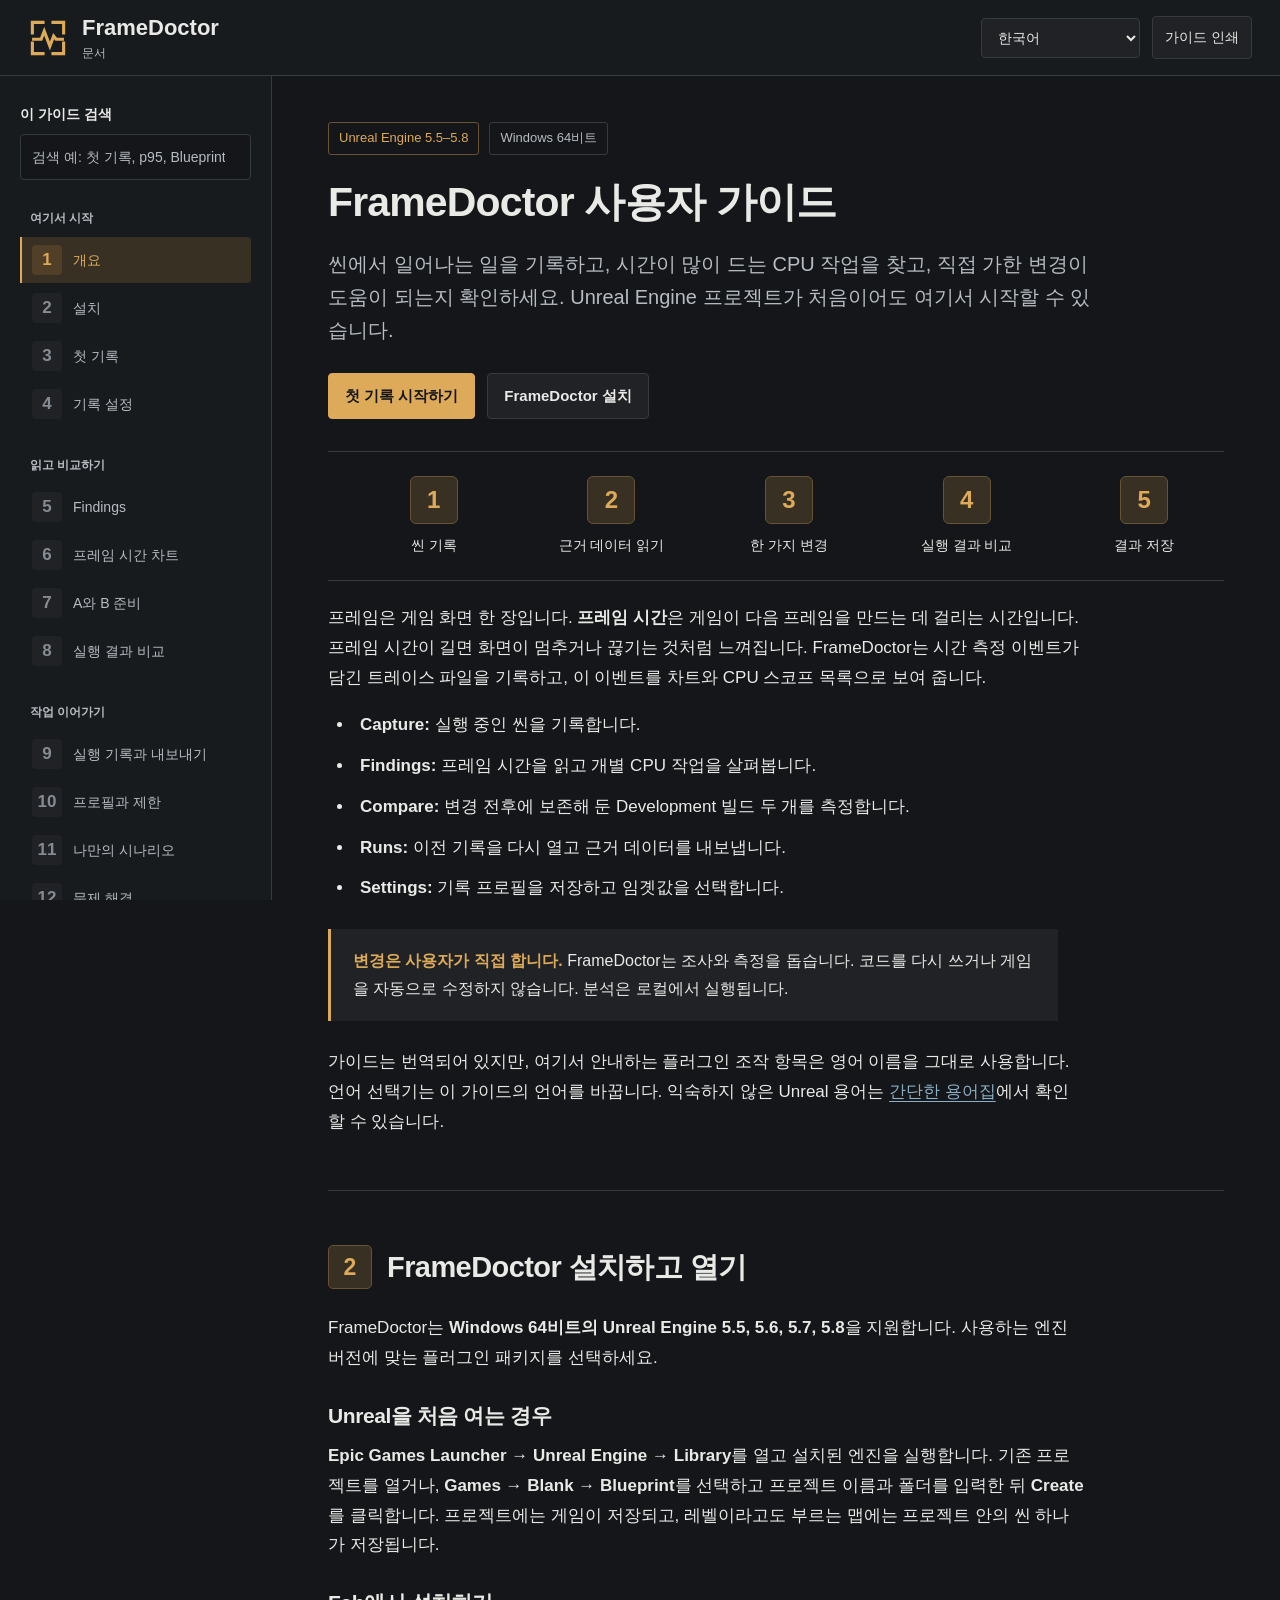
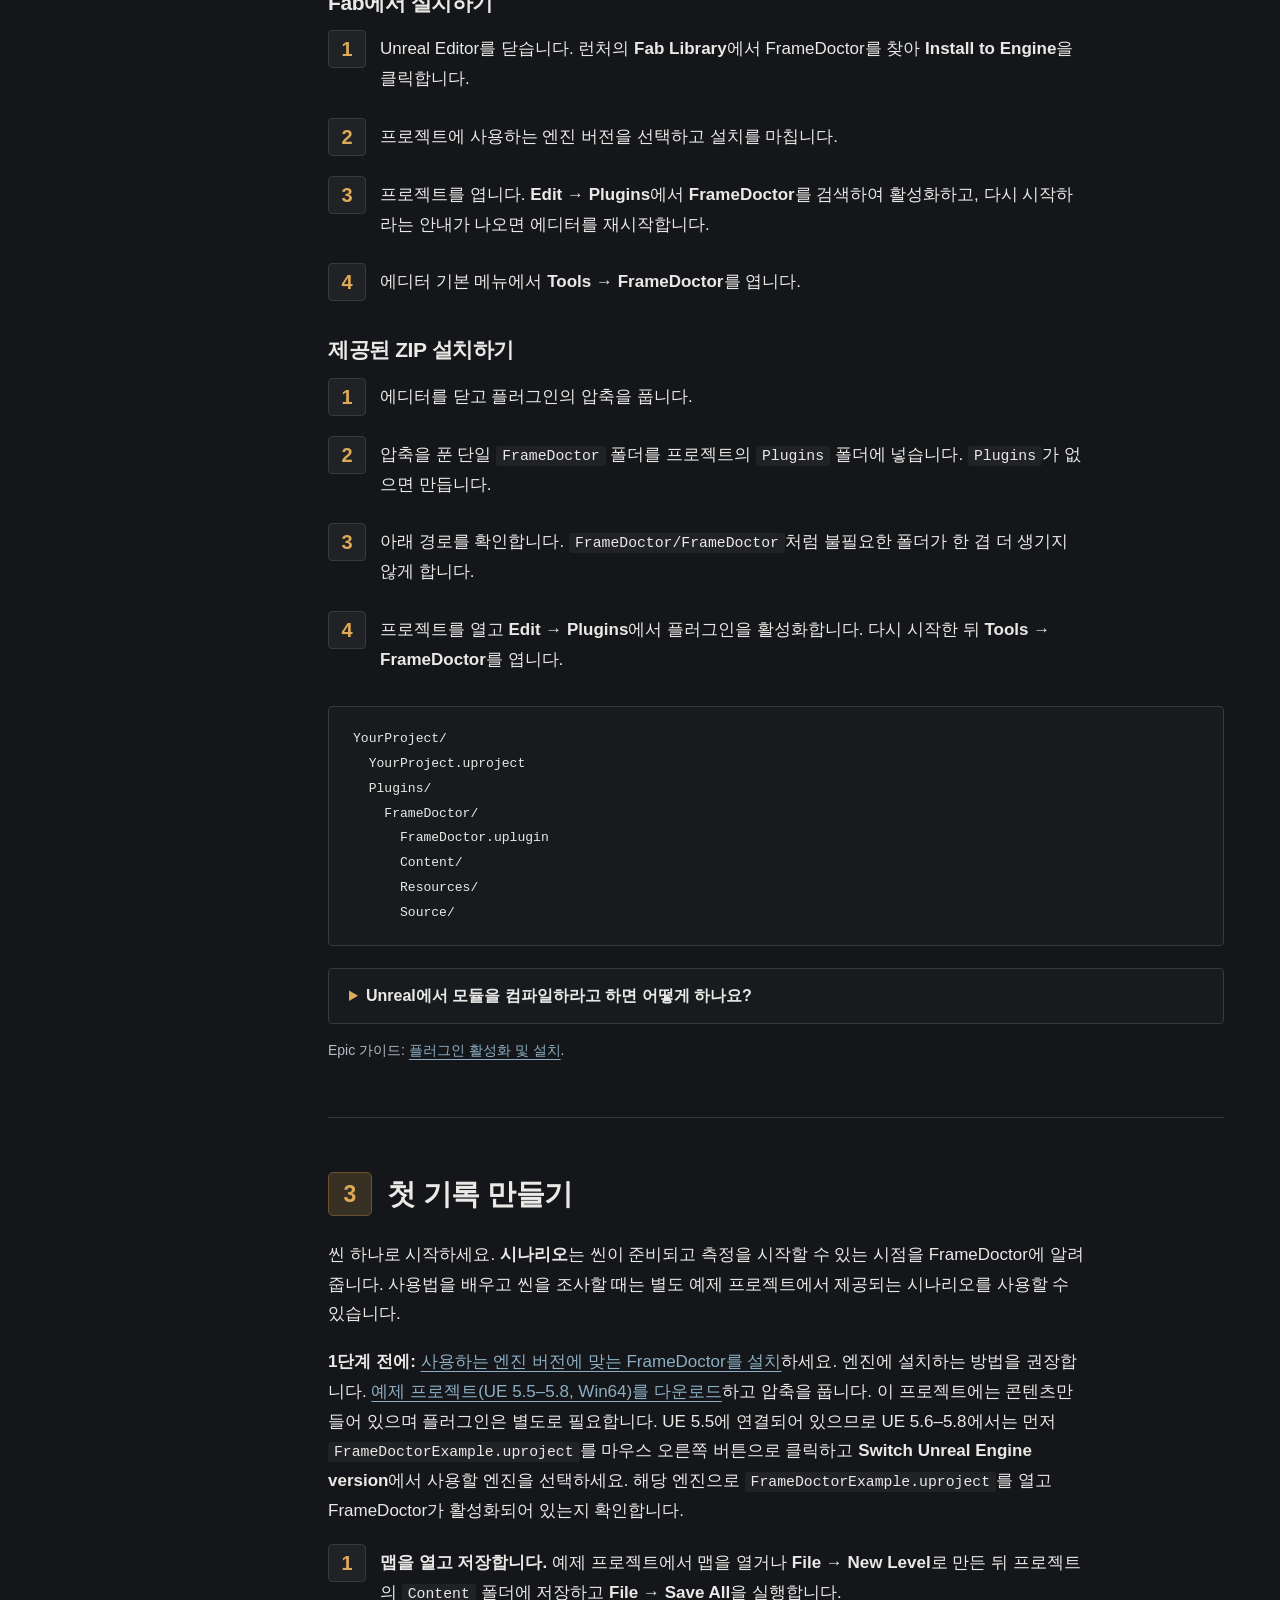
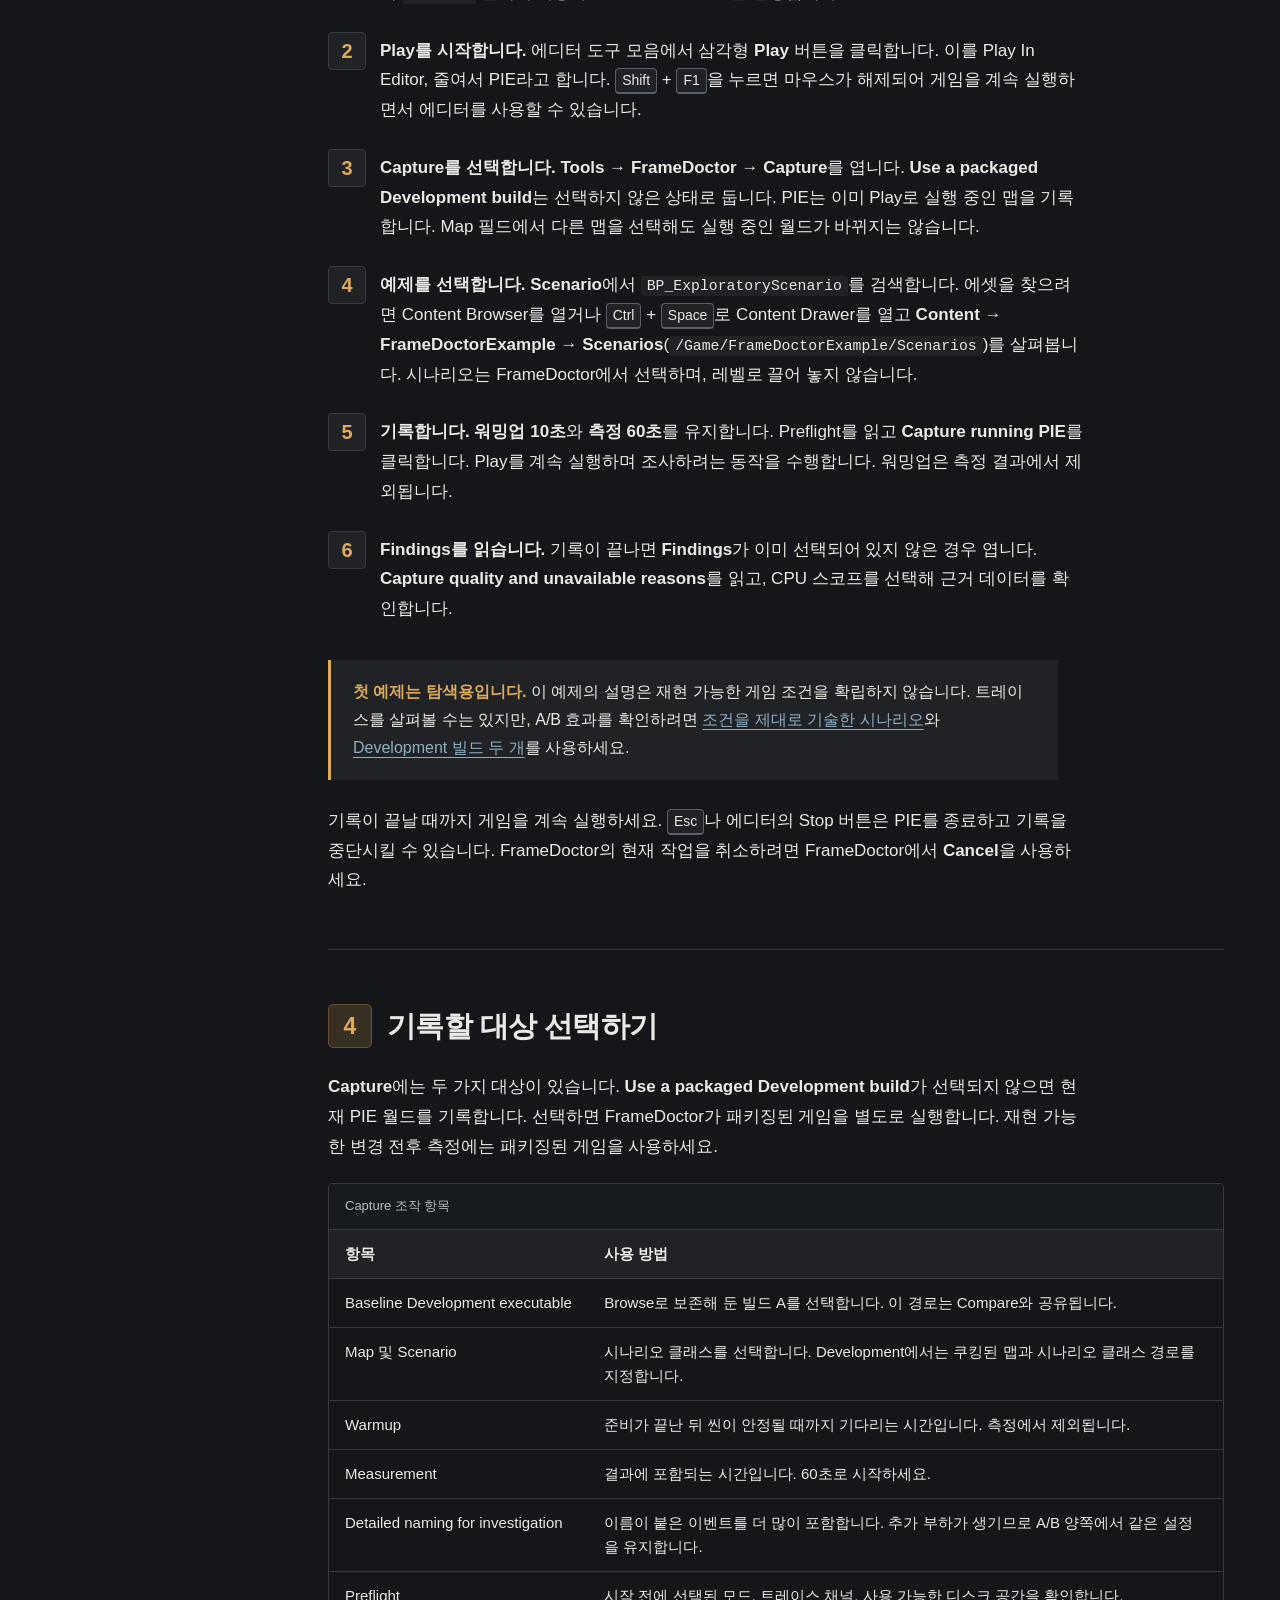
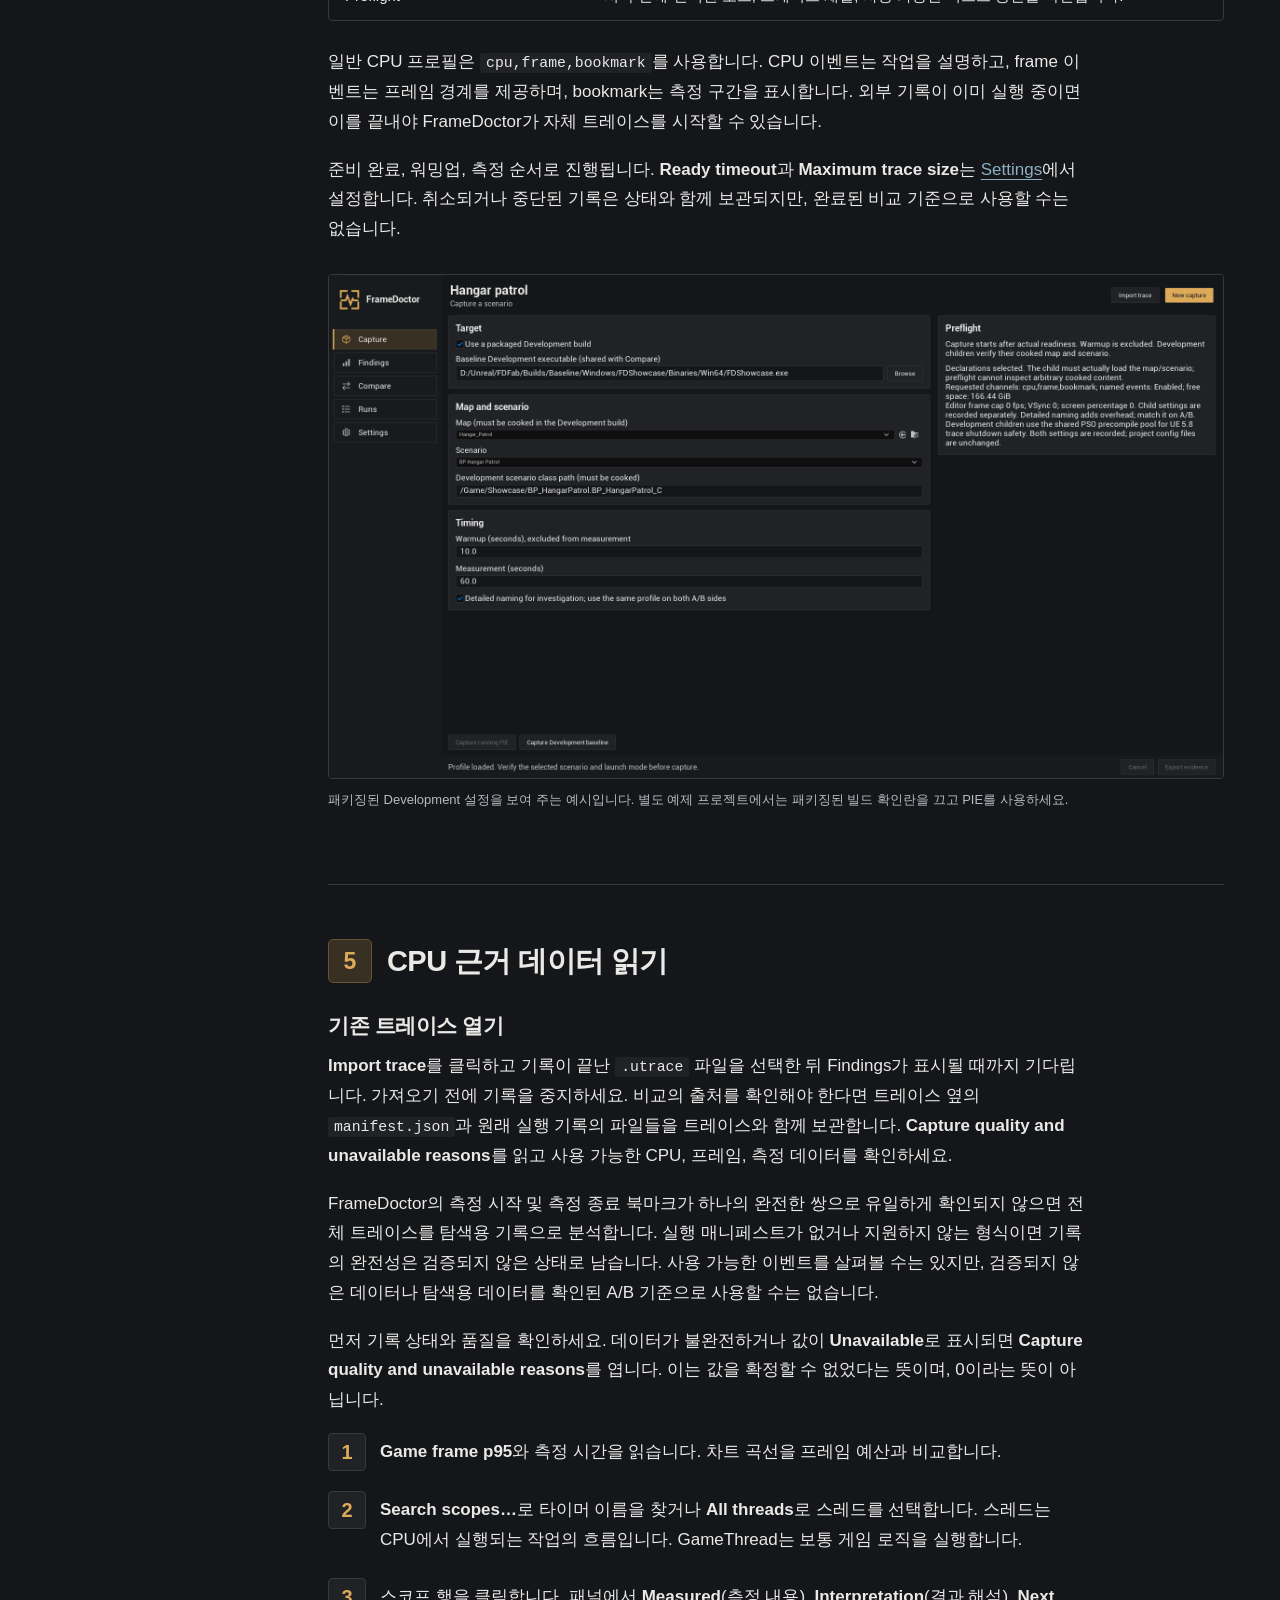
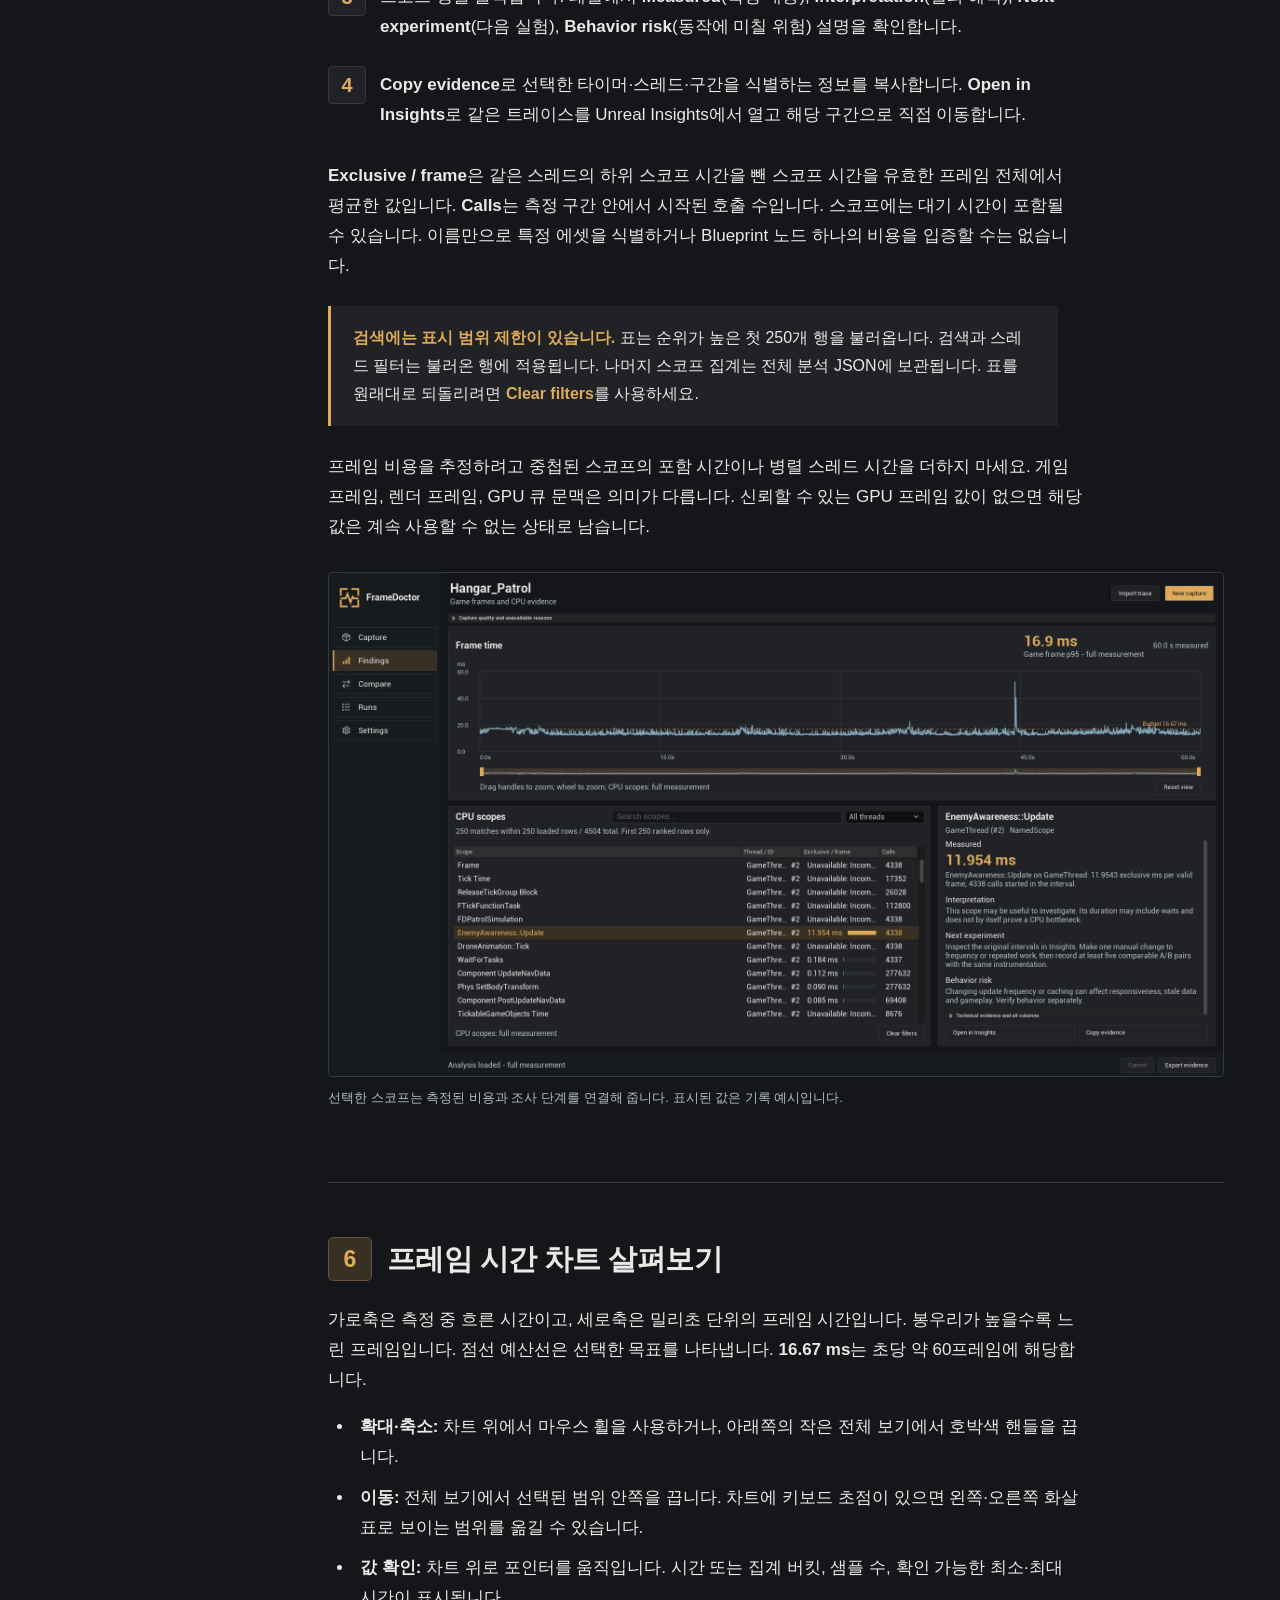
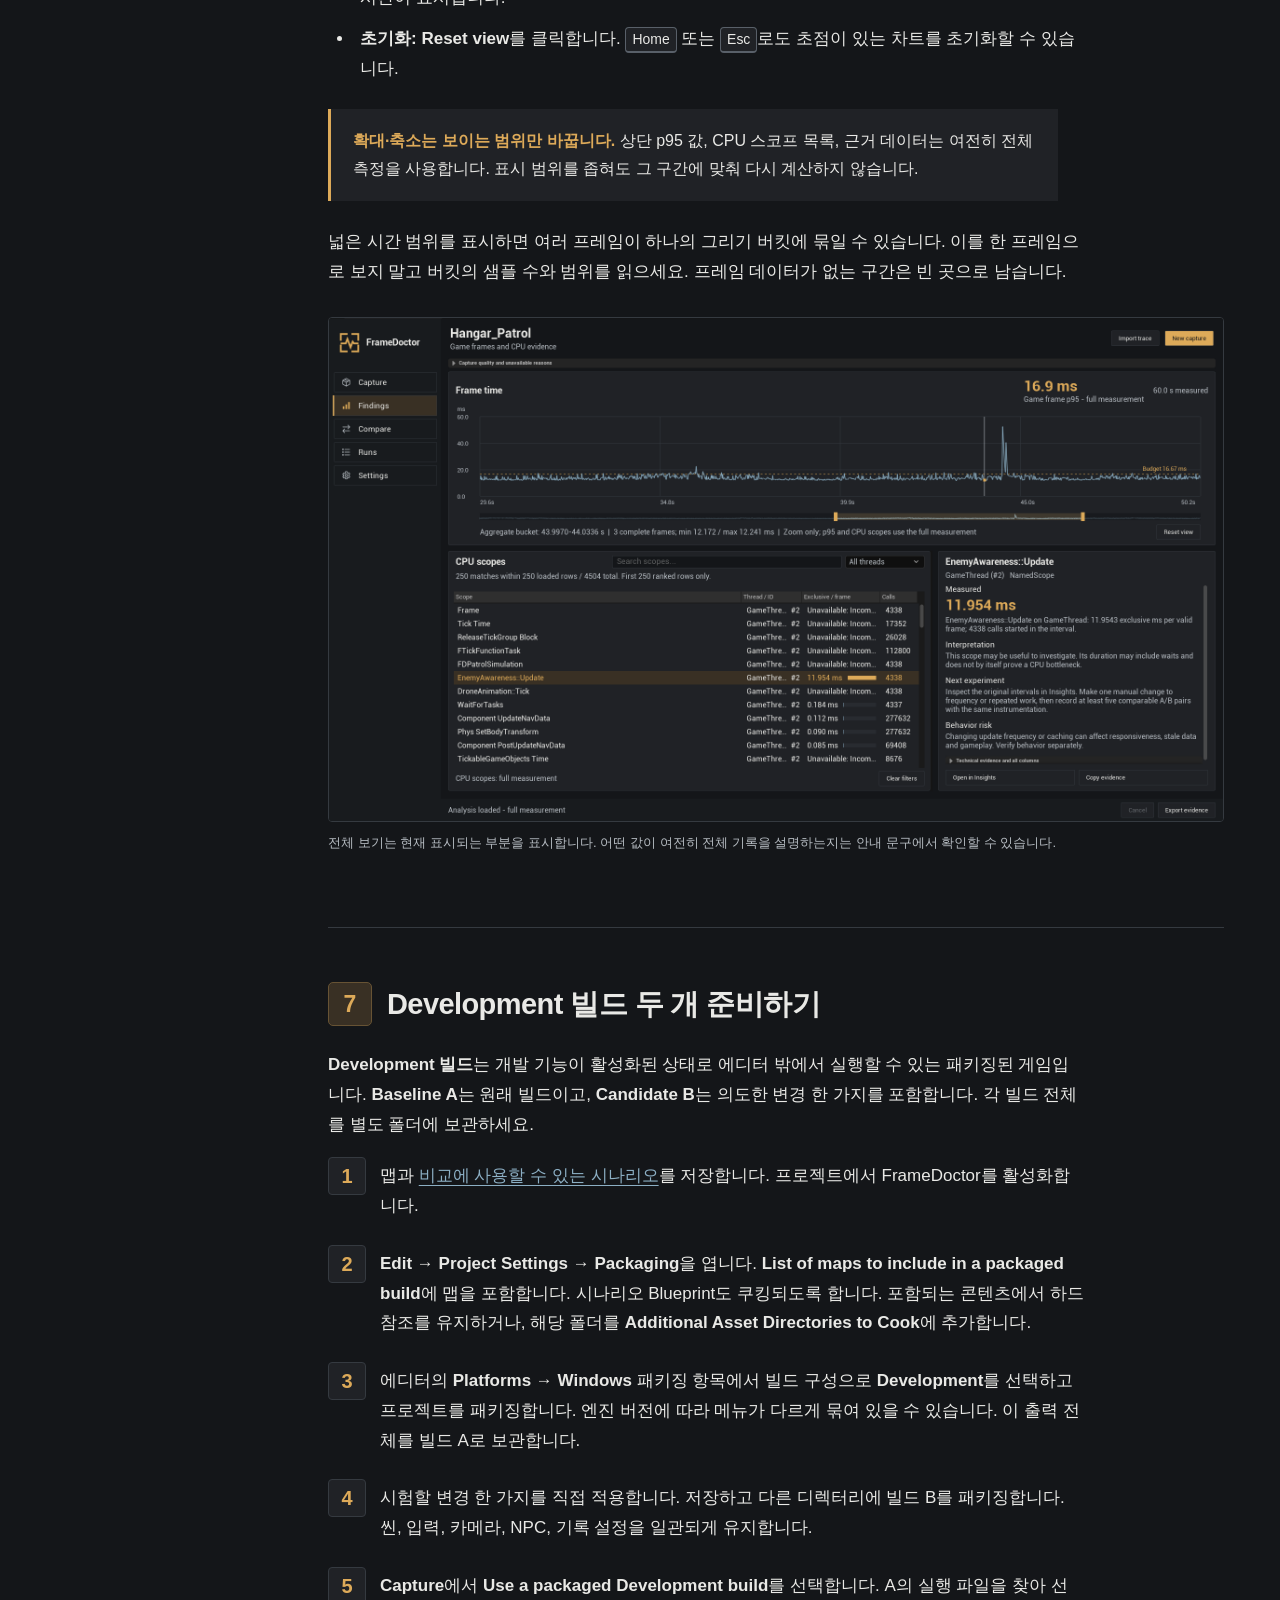
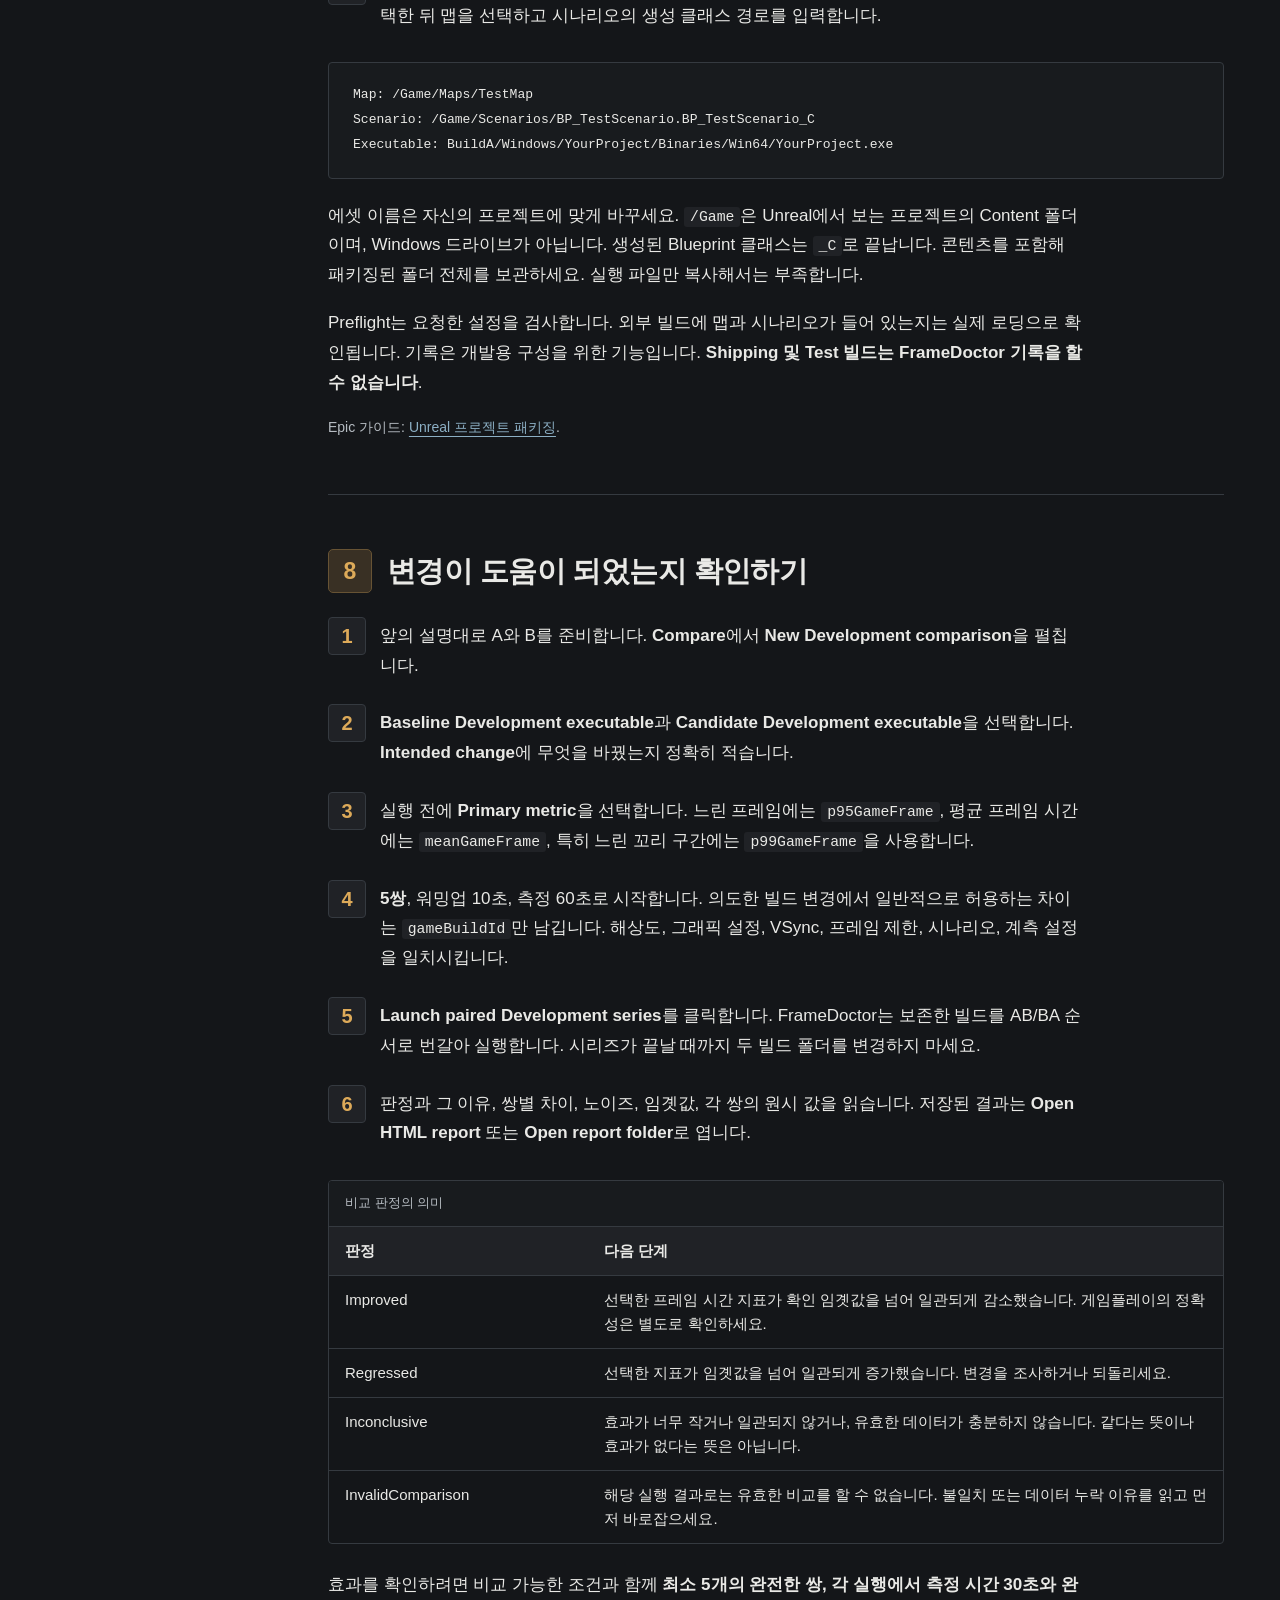
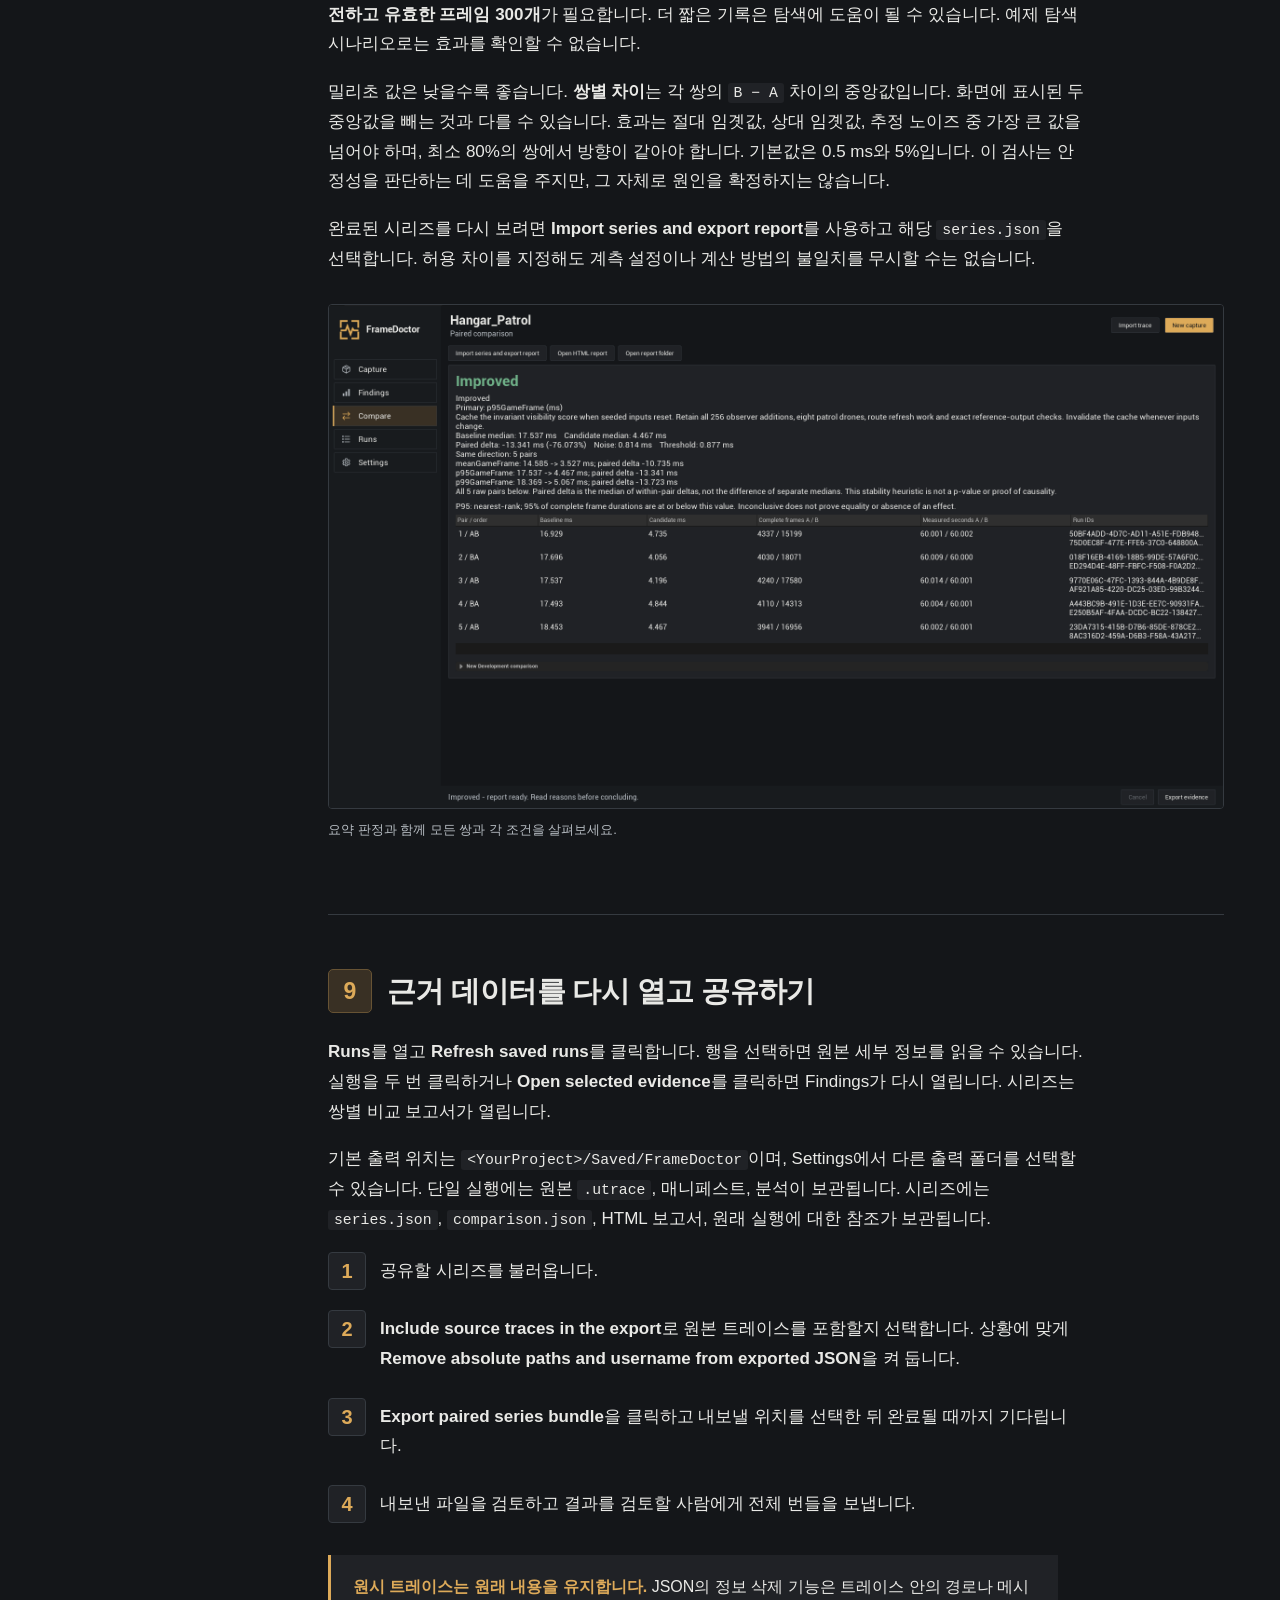
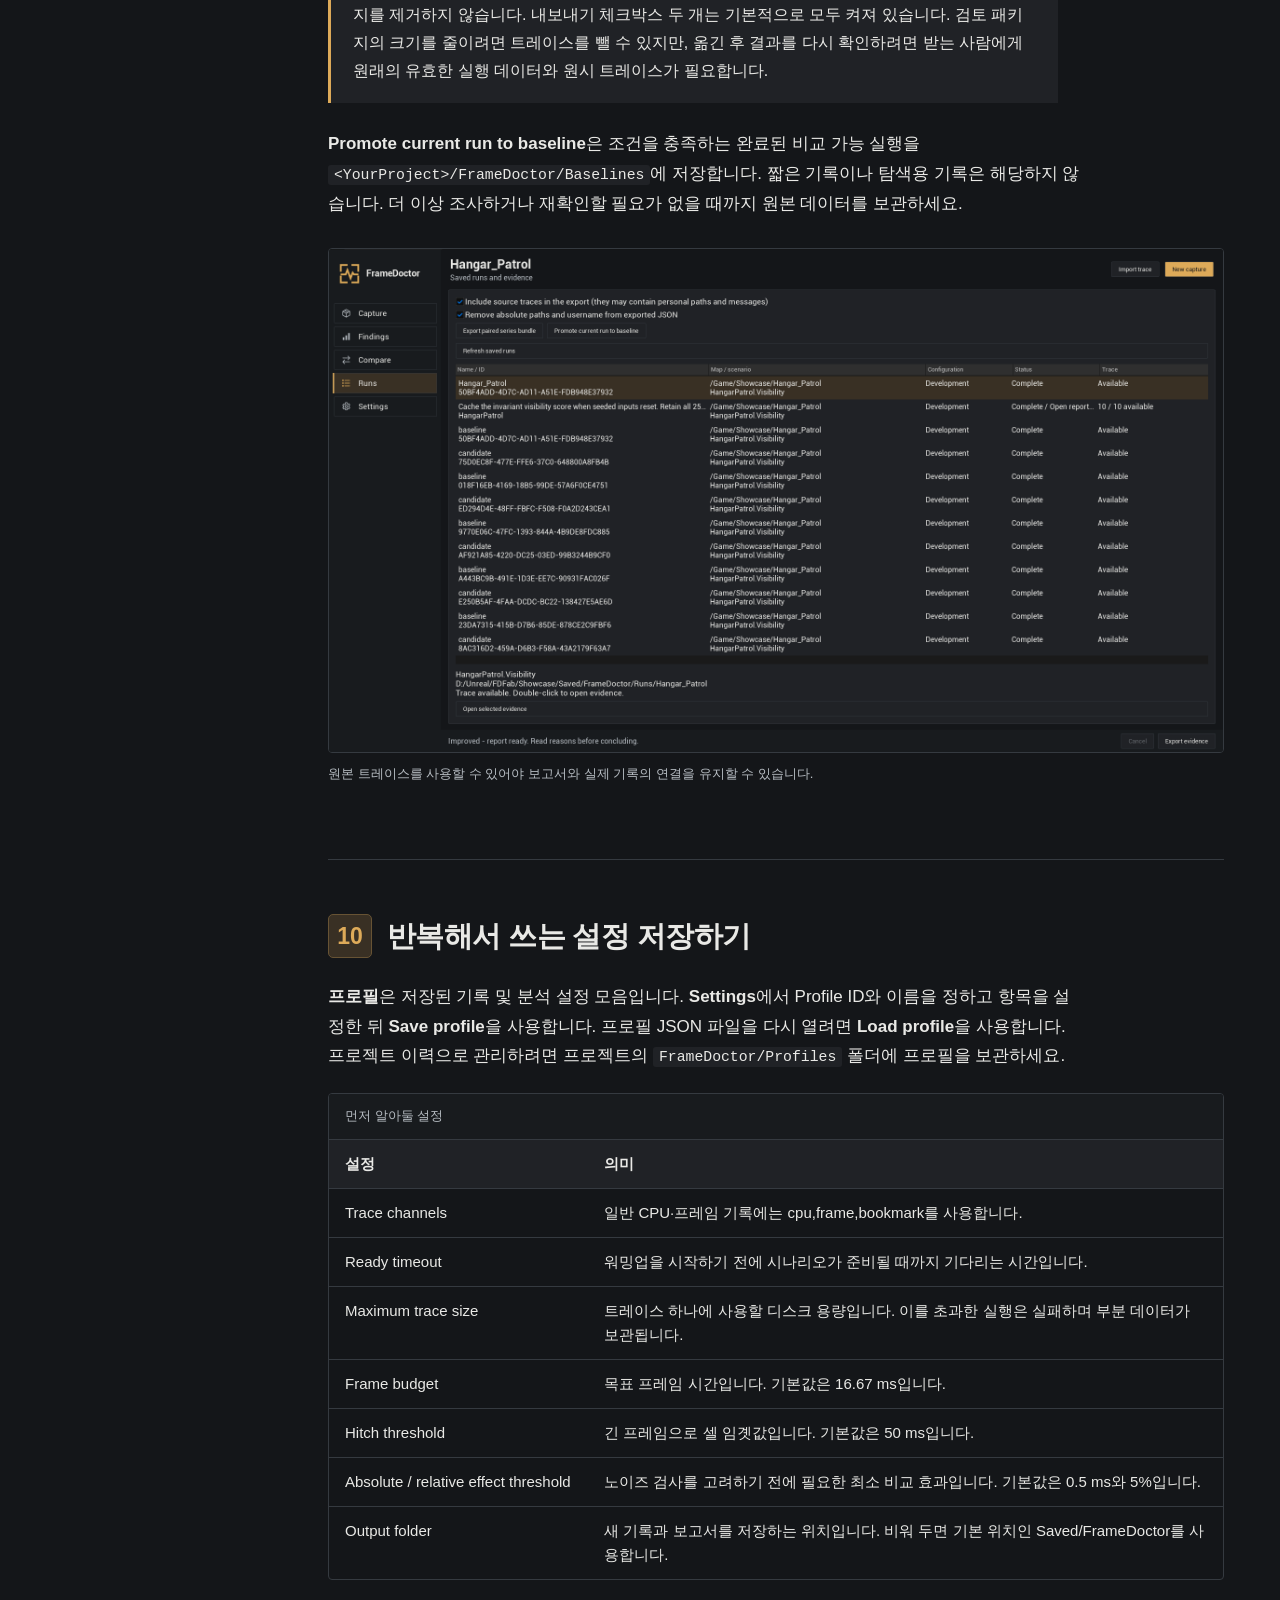
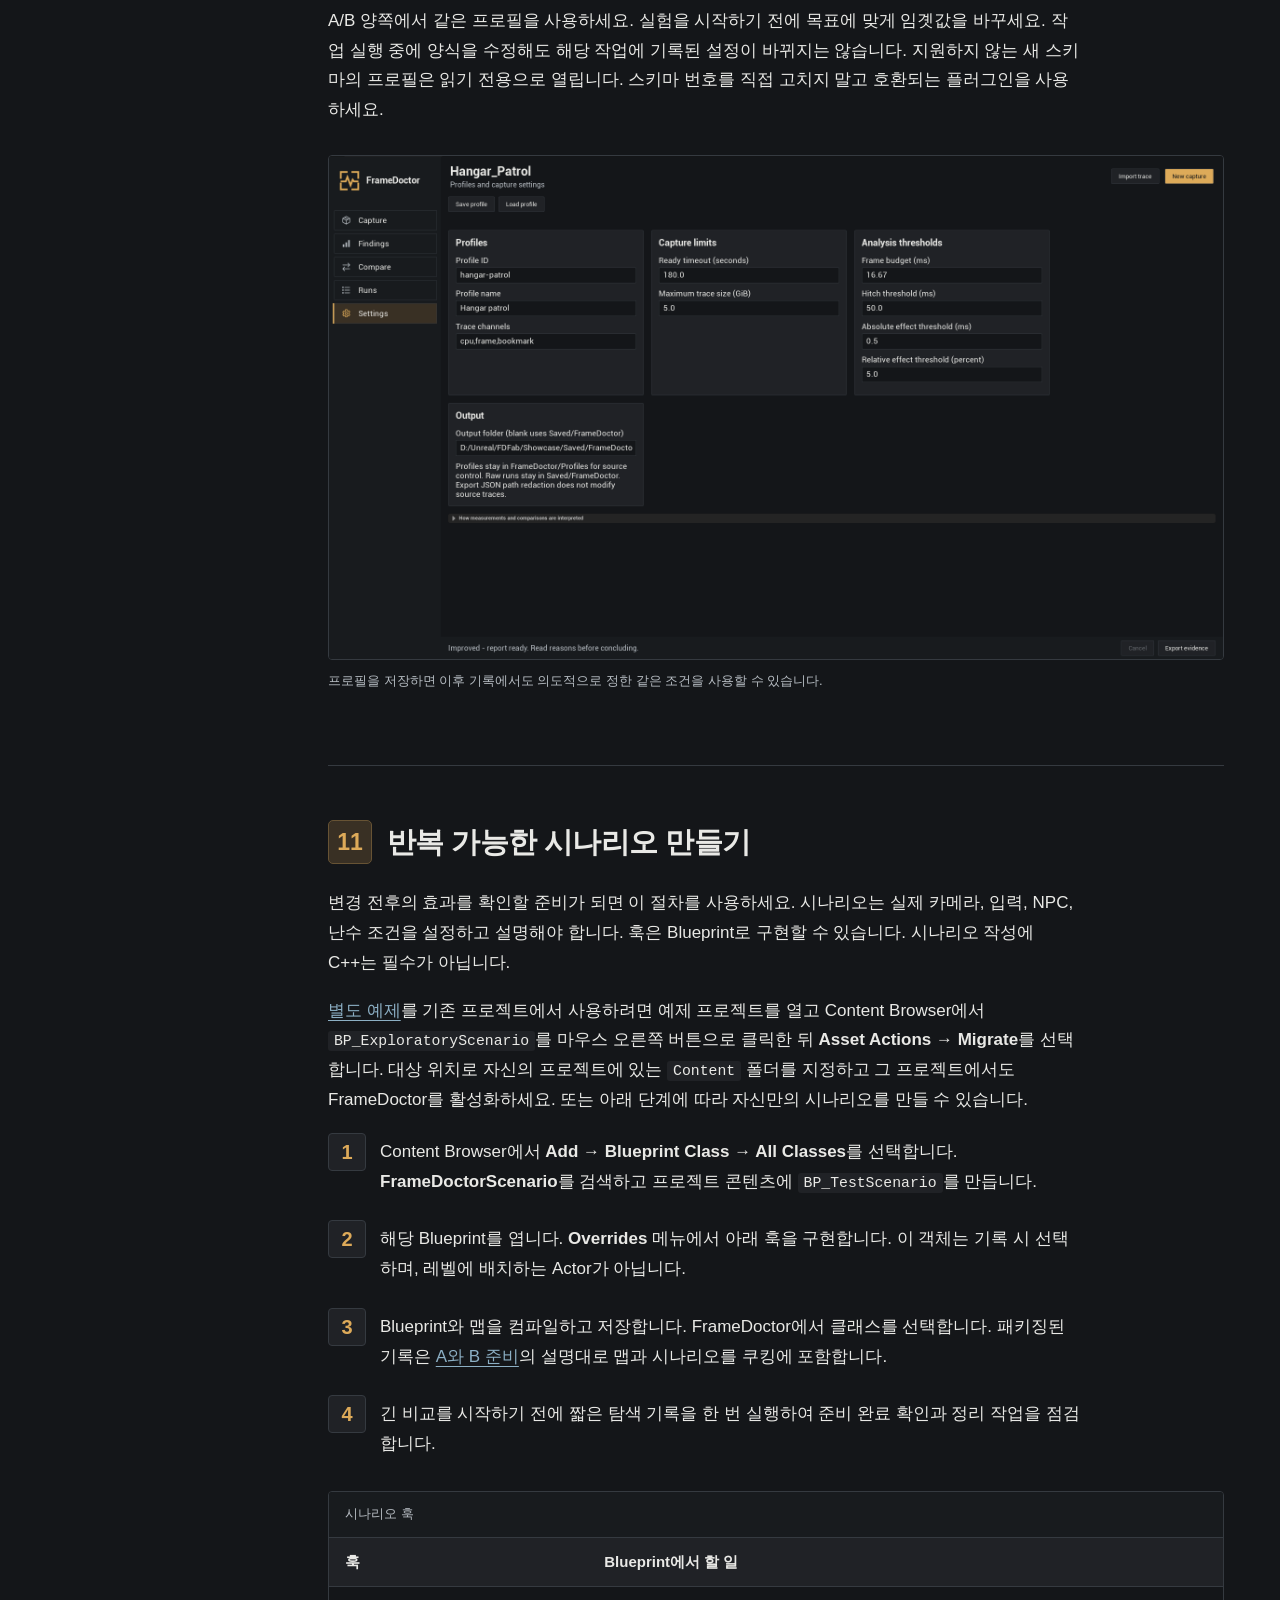
<file: ko/index.html>
<!doctype html>
<html lang="ko">
<head>
<meta charset="utf-8">
<meta name="viewport" content="width=device-width, initial-scale=1">
<meta name="color-scheme" content="dark">
<meta name="site-root" content="../">
<meta name="description" content="FrameDoctor 설치, 첫 Unreal Engine CPU 트레이스 기록, 프레임 시간 읽기, 직접 수정한 결과 비교, 근거 데이터 공유 방법을 알아보세요.">
<meta name="theme-color" content="#141619">
<title>FrameDoctor 문서 | Unreal Engine 5.5–5.8</title>
<link rel="canonical" href="https://nexusforgeue.github.io/FrameDoctor-docs/ko/">
<link rel="alternate" hreflang="en" href="https://nexusforgeue.github.io/FrameDoctor-docs/">
<link rel="alternate" hreflang="ru" href="https://nexusforgeue.github.io/FrameDoctor-docs/ru/">
<link rel="alternate" hreflang="de" href="https://nexusforgeue.github.io/FrameDoctor-docs/de/">
<link rel="alternate" hreflang="es" href="https://nexusforgeue.github.io/FrameDoctor-docs/es/">
<link rel="alternate" hreflang="fr" href="https://nexusforgeue.github.io/FrameDoctor-docs/fr/">
<link rel="alternate" hreflang="ja" href="https://nexusforgeue.github.io/FrameDoctor-docs/ja/">
<link rel="alternate" hreflang="ko" href="https://nexusforgeue.github.io/FrameDoctor-docs/ko/">
<link rel="alternate" hreflang="pt-BR" href="https://nexusforgeue.github.io/FrameDoctor-docs/pt-BR/">
<link rel="alternate" hreflang="zh-Hans" href="https://nexusforgeue.github.io/FrameDoctor-docs/zh-Hans/">
<link rel="alternate" hreflang="x-default" href="https://nexusforgeue.github.io/FrameDoctor-docs/">
<link rel="icon" type="image/svg+xml" href="../assets/framedoctor.svg">
<link rel="stylesheet" href="../assets/style.css">
<script src="../assets/app.js" defer></script>
</head>
<body data-search-empty="일치하는 장이 없습니다. 검색어를 줄여 보세요." data-search-results="{count}개 장 일치">
<a class="skip-link" href="#main">가이드 본문으로 이동</a>
<header class="site-header"><a class="brand" href="#overview"><img src="../assets/framedoctor.svg" width="40" height="40" alt=""><span>FrameDoctor<small>문서</small></span></a><div class="header-actions"><label class="language-picker"><span class="visually-hidden">가이드 언어</span><select id="doc-locale" aria-label="가이드 언어"><option value="en" lang="en">English</option><option value="ru" lang="ru">Русский</option><option value="de" lang="de">Deutsch</option><option value="es" lang="es">Español</option><option value="fr" lang="fr">Français</option><option value="ja" lang="ja">日本語</option><option value="ko" lang="ko" selected>한국어</option><option value="pt-BR" lang="pt-BR">Português (Brasil)</option><option value="zh-Hans" lang="zh-Hans">简体中文</option></select></label><button type="button" class="print-button" id="print-guide">가이드 인쇄</button><button type="button" class="menu-button" id="menu-toggle" aria-label="목차" aria-controls="sidebar" aria-expanded="false"><span class="menu-caption">목차</span><svg class="menu-icon" aria-hidden="true" width="18" height="18" viewBox="0 0 18 18"><path d="M2 4h14M2 9h14M2 14h14" fill="none" stroke="currentColor" stroke-width="1.5"/></svg></button></div></header>
<div class="veil" id="menu-veil" aria-hidden="true"></div>
<div class="layout"><aside class="sidebar" id="sidebar"><div class="search-box"><label for="doc-search">이 가이드 검색</label><input id="doc-search" type="search" placeholder="검색 예: 첫 기록, p95, Blueprint" autocomplete="off" aria-controls="search-results"><div class="search-results" id="search-results" hidden></div><p class="visually-hidden" id="search-status" role="status" aria-live="polite"></p></div><nav aria-label="가이드 목차"><p class="nav-heading">여기서 시작</p><a href="#overview" aria-current="location"><span class="nav-number" aria-hidden="true">1</span><span>개요</span></a>
<a href="#installation"><span class="nav-number" aria-hidden="true">2</span><span>설치</span></a>
<a href="#first-capture"><span class="nav-number" aria-hidden="true">3</span><span>첫 기록</span></a>
<a href="#capture"><span class="nav-number" aria-hidden="true">4</span><span>기록 설정</span></a>
<p class="nav-heading">읽고 비교하기</p><a href="#findings"><span class="nav-number" aria-hidden="true">5</span><span>Findings</span></a>
<a href="#frame-chart"><span class="nav-number" aria-hidden="true">6</span><span>프레임 시간 차트</span></a>
<a href="#development"><span class="nav-number" aria-hidden="true">7</span><span>A와 B 준비</span></a>
<a href="#compare"><span class="nav-number" aria-hidden="true">8</span><span>실행 결과 비교</span></a>
<p class="nav-heading">작업 이어가기</p><a href="#runs"><span class="nav-number" aria-hidden="true">9</span><span>실행 기록과 내보내기</span></a>
<a href="#profiles"><span class="nav-number" aria-hidden="true">10</span><span>프로필과 제한</span></a>
<a href="#scenarios"><span class="nav-number" aria-hidden="true">11</span><span>나만의 시나리오</span></a>
<a href="#troubleshooting"><span class="nav-number" aria-hidden="true">12</span><span>문제 해결</span></a>
<a href="#glossary"><span class="nav-number" aria-hidden="true">13</span><span>용어집</span></a>
<a href="#support"><span class="nav-number" aria-hidden="true">14</span><span>버전 및 지원</span></a></nav><div class="sidebar-footer"><span>FrameDoctor 1.0.0</span><span>Unreal Engine 5.5–5.8</span><span>Windows 64비트</span></div></aside>
<main class="guide" id="main" tabindex="-1"><section class="doc-section overview" id="overview" data-title="FrameDoctor의 역할" tabindex="-1"><div class="compatibility"><span>Unreal Engine 5.5–5.8</span><span>Windows 64비트</span></div><h1>FrameDoctor 사용자 가이드</h1><p class="lead">씬에서 일어나는 일을 기록하고, 시간이 많이 드는 CPU 작업을 찾고, 직접 가한 변경이 도움이 되는지 확인하세요. Unreal Engine 프로젝트가 처음이어도 여기서 시작할 수 있습니다.</p><div class="intro-actions"><a class="primary" href="#first-capture">첫 기록 시작하기</a><a class="secondary" href="#installation">FrameDoctor 설치</a></div><ol class="workflow" aria-label="FrameDoctor 사용자 가이드"><li>씬 기록</li><li>근거 데이터 읽기</li><li>한 가지 변경</li><li>실행 결과 비교</li><li>결과 저장</li></ol>

      <p>프레임은 게임 화면 한 장입니다. <strong>프레임 시간</strong>은 게임이 다음 프레임을 만드는 데 걸리는 시간입니다. 프레임 시간이 길면 화면이 멈추거나 끊기는 것처럼 느껴집니다. FrameDoctor는 시간 측정 이벤트가 담긴 트레이스 파일을 기록하고, 이 이벤트를 차트와 CPU 스코프 목록으로 보여 줍니다.</p>
      <ul><li><strong>Capture:</strong> 실행 중인 씬을 기록합니다.</li><li><strong>Findings:</strong> 프레임 시간을 읽고 개별 CPU 작업을 살펴봅니다.</li><li><strong>Compare:</strong> 변경 전후에 보존해 둔 Development 빌드 두 개를 측정합니다.</li><li><strong>Runs:</strong> 이전 기록을 다시 열고 근거 데이터를 내보냅니다.</li><li><strong>Settings:</strong> 기록 프로필을 저장하고 임곗값을 선택합니다.</li></ul>
      <div class="callout"><strong>변경은 사용자가 직접 합니다.</strong> FrameDoctor는 조사와 측정을 돕습니다. 코드를 다시 쓰거나 게임을 자동으로 수정하지 않습니다. 분석은 로컬에서 실행됩니다.</div>
      <p>가이드는 번역되어 있지만, 여기서 안내하는 플러그인 조작 항목은 영어 이름을 그대로 사용합니다. 언어 선택기는 이 가이드의 언어를 바꿉니다. 익숙하지 않은 Unreal 용어는 <a href="#glossary">간단한 용어집</a>에서 확인할 수 있습니다.</p>
</section>
<section class="doc-section" id="installation" data-title="FrameDoctor 설치하고 열기" tabindex="-1"><div class="section-heading"><span class="chapter-number" aria-hidden="true">2</span><h2>FrameDoctor 설치하고 열기</h2></div>

      <p>FrameDoctor는 <strong>Windows 64비트의 Unreal Engine 5.5, 5.6, 5.7, 5.8</strong>을 지원합니다. 사용하는 엔진 버전에 맞는 플러그인 패키지를 선택하세요.</p>
      <h3>Unreal을 처음 여는 경우</h3><p><strong>Epic Games Launcher → Unreal Engine → Library</strong>를 열고 설치된 엔진을 실행합니다. 기존 프로젝트를 열거나, <strong>Games → Blank → Blueprint</strong>를 선택하고 프로젝트 이름과 폴더를 입력한 뒤 <strong>Create</strong>를 클릭합니다. 프로젝트에는 게임이 저장되고, 레벨이라고도 부르는 맵에는 프로젝트 안의 씬 하나가 저장됩니다.</p>
      <h3>Fab에서 설치하기</h3><ol role="list"><li>Unreal Editor를 닫습니다. 런처의 <strong>Fab Library</strong>에서 FrameDoctor를 찾아 <strong>Install to Engine</strong>을 클릭합니다.</li><li>프로젝트에 사용하는 엔진 버전을 선택하고 설치를 마칩니다.</li><li>프로젝트를 엽니다. <strong>Edit → Plugins</strong>에서 <strong>FrameDoctor</strong>를 검색하여 활성화하고, 다시 시작하라는 안내가 나오면 에디터를 재시작합니다.</li><li>에디터 기본 메뉴에서 <strong>Tools → FrameDoctor</strong>를 엽니다.</li></ol>
      <h3>제공된 ZIP 설치하기</h3><ol role="list"><li>에디터를 닫고 플러그인의 압축을 풉니다.</li><li>압축을 푼 단일 <code>FrameDoctor</code> 폴더를 프로젝트의 <code>Plugins</code> 폴더에 넣습니다. <code>Plugins</code>가 없으면 만듭니다.</li><li>아래 경로를 확인합니다. <code>FrameDoctor/FrameDoctor</code>처럼 불필요한 폴더가 한 겹 더 생기지 않게 합니다.</li><li>프로젝트를 열고 <strong>Edit → Plugins</strong>에서 플러그인을 활성화합니다. 다시 시작한 뒤 <strong>Tools → FrameDoctor</strong>를 엽니다.</li></ol>
      <pre><code>YourProject/
  YourProject.uproject
  Plugins/
    FrameDoctor/
      FrameDoctor.uplugin
      Content/
      Resources/
      Source/</code></pre>
      <details><summary>Unreal에서 모듈을 컴파일하라고 하면 어떻게 하나요?</summary><p>컴파일된 패키지에는 <code>Binaries</code>도 포함됩니다. 소스만 있는 패키지는 게임이 Blueprint를 사용하더라도 호환되는 C++ 컴파일러 도구 모음이 필요합니다. Visual Studio 2022에 <strong>Game development with C++</strong>와 엔진에서 요구하는 Windows SDK를 설치합니다. Blueprint 전용 프로젝트라면 <strong>Tools → New C++ Class</strong>에서 최소한의 클래스를 추가하여 C++ 프로젝트 타깃을 만듭니다. Unreal을 닫고 Visual Studio에서 프로젝트의 <strong>Development Editor / Win64</strong> 타깃을 빌드합니다. 그런 다음 프로젝트를 다시 엽니다. 컴파일이 실패하면 첫 번째 빌드 오류를 읽고 엔진과 패키지 버전이 맞는지 확인하세요.</p></details>
      <p class="reference">Epic 가이드: <a href="https://dev.epicgames.com/documentation/en-us/unreal-engine/working-with-plugins-in-unreal-engine">플러그인 활성화 및 설치</a>.</p>
</section>
<section class="doc-section" id="first-capture" data-title="첫 기록 만들기" tabindex="-1"><div class="section-heading"><span class="chapter-number" aria-hidden="true">3</span><h2>첫 기록 만들기</h2></div>

      <p>씬 하나로 시작하세요. <strong>시나리오</strong>는 씬이 준비되고 측정을 시작할 수 있는 시점을 FrameDoctor에 알려 줍니다. 사용법을 배우고 씬을 조사할 때는 별도 예제 프로젝트에서 제공되는 시나리오를 사용할 수 있습니다.</p>
      <p><strong>1단계 전에:</strong> <a href="#installation">사용하는 엔진 버전에 맞는 FrameDoctor를 설치</a>하세요. 엔진에 설치하는 방법을 권장합니다. <a href="https://nexusforgeue.github.io/FrameDoctor-docs/assets/downloads/FrameDoctorExample-UE5.5-5.8.zip">예제 프로젝트(UE 5.5–5.8, Win64)를 다운로드</a>하고 압축을 풉니다. 이 프로젝트에는 콘텐츠만 들어 있으며 플러그인은 별도로 필요합니다. UE 5.5에 연결되어 있으므로 UE 5.6–5.8에서는 먼저 <code>FrameDoctorExample.uproject</code>를 마우스 오른쪽 버튼으로 클릭하고 <strong>Switch Unreal Engine version</strong>에서 사용할 엔진을 선택하세요. 해당 엔진으로 <code>FrameDoctorExample.uproject</code>를 열고 FrameDoctor가 활성화되어 있는지 확인합니다.</p>
      <ol role="list"><li><strong>맵을 열고 저장합니다.</strong> 예제 프로젝트에서 맵을 열거나 <strong>File → New Level</strong>로 만든 뒤 프로젝트의 <code>Content</code> 폴더에 저장하고 <strong>File → Save All</strong>을 실행합니다.</li><li><strong>Play를 시작합니다.</strong> 에디터 도구 모음에서 삼각형 <strong>Play</strong> 버튼을 클릭합니다. 이를 Play In Editor, 줄여서 PIE라고 합니다. <kbd>Shift</kbd> + <kbd>F1</kbd>을 누르면 마우스가 해제되어 게임을 계속 실행하면서 에디터를 사용할 수 있습니다.</li><li><strong>Capture를 선택합니다.</strong> <strong>Tools → FrameDoctor → Capture</strong>를 엽니다. <strong>Use a packaged Development build</strong>는 선택하지 않은 상태로 둡니다. PIE는 이미 Play로 실행 중인 맵을 기록합니다. Map 필드에서 다른 맵을 선택해도 실행 중인 월드가 바뀌지는 않습니다.</li><li><strong>예제를 선택합니다.</strong> <strong>Scenario</strong>에서 <code>BP_ExploratoryScenario</code>를 검색합니다. 에셋을 찾으려면 Content Browser를 열거나 <kbd>Ctrl</kbd> + <kbd>Space</kbd>로 Content Drawer를 열고 <strong>Content → FrameDoctorExample → Scenarios</strong>(<code>/Game/FrameDoctorExample/Scenarios</code>)를 살펴봅니다. 시나리오는 FrameDoctor에서 선택하며, 레벨로 끌어 놓지 않습니다.</li><li><strong>기록합니다.</strong> <strong>워밍업 10초</strong>와 <strong>측정 60초</strong>를 유지합니다. Preflight를 읽고 <strong>Capture running PIE</strong>를 클릭합니다. Play를 계속 실행하며 조사하려는 동작을 수행합니다. 워밍업은 측정 결과에서 제외됩니다.</li><li><strong>Findings를 읽습니다.</strong> 기록이 끝나면 <strong>Findings</strong>가 이미 선택되어 있지 않은 경우 엽니다. <strong>Capture quality and unavailable reasons</strong>를 읽고, CPU 스코프를 선택해 근거 데이터를 확인합니다.</li></ol>
      <div class="callout"><strong>첫 예제는 탐색용입니다.</strong> 이 예제의 설명은 재현 가능한 게임 조건을 확립하지 않습니다. 트레이스를 살펴볼 수는 있지만, A/B 효과를 확인하려면 <a href="#scenarios">조건을 제대로 기술한 시나리오</a>와 <a href="#development">Development 빌드 두 개</a>를 사용하세요.</div>
      <p>기록이 끝날 때까지 게임을 계속 실행하세요. <kbd>Esc</kbd>나 에디터의 Stop 버튼은 PIE를 종료하고 기록을 중단시킬 수 있습니다. FrameDoctor의 현재 작업을 취소하려면 FrameDoctor에서 <strong>Cancel</strong>을 사용하세요.</p>
</section>
<section class="doc-section" id="capture" data-title="기록할 대상 선택하기" tabindex="-1"><div class="section-heading"><span class="chapter-number" aria-hidden="true">4</span><h2>기록할 대상 선택하기</h2></div>

      <p><strong>Capture</strong>에는 두 가지 대상이 있습니다. <strong>Use a packaged Development build</strong>가 선택되지 않으면 현재 PIE 월드를 기록합니다. 선택하면 FrameDoctor가 패키징된 게임을 별도로 실행합니다. 재현 가능한 변경 전후 측정에는 패키징된 게임을 사용하세요.</p>
      <div class="table-scroll"><table><caption>Capture 조작 항목</caption><thead><tr><th>항목</th><th>사용 방법</th></tr></thead><tbody><tr><td>Baseline Development executable</td><td>Browse로 보존해 둔 빌드 A를 선택합니다. 이 경로는 Compare와 공유됩니다.</td></tr><tr><td>Map 및 Scenario</td><td>시나리오 클래스를 선택합니다. Development에서는 쿠킹된 맵과 시나리오 클래스 경로를 지정합니다.</td></tr><tr><td>Warmup</td><td>준비가 끝난 뒤 씬이 안정될 때까지 기다리는 시간입니다. 측정에서 제외됩니다.</td></tr><tr><td>Measurement</td><td>결과에 포함되는 시간입니다. 60초로 시작하세요.</td></tr><tr><td>Detailed naming for investigation</td><td>이름이 붙은 이벤트를 더 많이 포함합니다. 추가 부하가 생기므로 A/B 양쪽에서 같은 설정을 유지합니다.</td></tr><tr><td>Preflight</td><td>시작 전에 선택된 모드, 트레이스 채널, 사용 가능한 디스크 공간을 확인합니다.</td></tr></tbody></table></div>
      <p>일반 CPU 프로필은 <code>cpu,frame,bookmark</code>를 사용합니다. CPU 이벤트는 작업을 설명하고, frame 이벤트는 프레임 경계를 제공하며, bookmark는 측정 구간을 표시합니다. 외부 기록이 이미 실행 중이면 이를 끝내야 FrameDoctor가 자체 트레이스를 시작할 수 있습니다.</p>
      <p>준비 완료, 워밍업, 측정 순서로 진행됩니다. <strong>Ready timeout</strong>과 <strong>Maximum trace size</strong>는 <a href="#profiles">Settings</a>에서 설정합니다. 취소되거나 중단된 기록은 상태와 함께 보관되지만, 완료된 비교 기준으로 사용할 수는 없습니다.</p>
      <figure><a href="../assets/screens/capture.png" target="_blank" rel="noopener" aria-label="이미지를 원본 크기로 열기: Development 대상, 맵, 시나리오, 워밍업, 측정, Preflight가 표시된 Capture 페이지."><img src="../assets/screens/capture.png" width="1920" height="1080" alt="Development 대상, 맵, 시나리오, 워밍업, 측정, Preflight가 표시된 Capture 페이지." loading="lazy"></a><figcaption>패키징된 Development 설정을 보여 주는 예시입니다. 별도 예제 프로젝트에서는 패키징된 빌드 확인란을 끄고 PIE를 사용하세요.</figcaption></figure>
</section>
<section class="doc-section" id="findings" data-title="CPU 근거 데이터 읽기" tabindex="-1"><div class="section-heading"><span class="chapter-number" aria-hidden="true">5</span><h2>CPU 근거 데이터 읽기</h2></div>

      <h3>기존 트레이스 열기</h3><p><strong>Import trace</strong>를 클릭하고 기록이 끝난 <code>.utrace</code> 파일을 선택한 뒤 Findings가 표시될 때까지 기다립니다. 가져오기 전에 기록을 중지하세요. 비교의 출처를 확인해야 한다면 트레이스 옆의 <code>manifest.json</code>과 원래 실행 기록의 파일들을 트레이스와 함께 보관합니다. <strong>Capture quality and unavailable reasons</strong>를 읽고 사용 가능한 CPU, 프레임, 측정 데이터를 확인하세요.</p>
      <p>FrameDoctor의 측정 시작 및 측정 종료 북마크가 하나의 완전한 쌍으로 유일하게 확인되지 않으면 전체 트레이스를 탐색용 기록으로 분석합니다. 실행 매니페스트가 없거나 지원하지 않는 형식이면 기록의 완전성은 검증되지 않은 상태로 남습니다. 사용 가능한 이벤트를 살펴볼 수는 있지만, 검증되지 않은 데이터나 탐색용 데이터를 확인된 A/B 기준으로 사용할 수는 없습니다.</p>
      <p>먼저 기록 상태와 품질을 확인하세요. 데이터가 불완전하거나 값이 <strong>Unavailable</strong>로 표시되면 <strong>Capture quality and unavailable reasons</strong>를 엽니다. 이는 값을 확정할 수 없었다는 뜻이며, 0이라는 뜻이 아닙니다.</p>
      <ol role="list"><li><strong>Game frame p95</strong>와 측정 시간을 읽습니다. 차트 곡선을 프레임 예산과 비교합니다.</li><li><strong>Search scopes…</strong>로 타이머 이름을 찾거나 <strong>All threads</strong>로 스레드를 선택합니다. 스레드는 CPU에서 실행되는 작업의 흐름입니다. GameThread는 보통 게임 로직을 실행합니다.</li><li>스코프 행을 클릭합니다. 패널에서 <strong>Measured</strong>(측정 내용), <strong>Interpretation</strong>(결과 해석), <strong>Next experiment</strong>(다음 실험), <strong>Behavior risk</strong>(동작에 미칠 위험) 설명을 확인합니다.</li><li><strong>Copy evidence</strong>로 선택한 타이머·스레드·구간을 식별하는 정보를 복사합니다. <strong>Open in Insights</strong>로 같은 트레이스를 Unreal Insights에서 열고 해당 구간으로 직접 이동합니다.</li></ol>
      <p><strong>Exclusive / frame</strong>은 같은 스레드의 하위 스코프 시간을 뺀 스코프 시간을 유효한 프레임 전체에서 평균한 값입니다. <strong>Calls</strong>는 측정 구간 안에서 시작된 호출 수입니다. 스코프에는 대기 시간이 포함될 수 있습니다. 이름만으로 특정 에셋을 식별하거나 Blueprint 노드 하나의 비용을 입증할 수는 없습니다.</p>
      <div class="callout"><strong>검색에는 표시 범위 제한이 있습니다.</strong> 표는 순위가 높은 첫 250개 행을 불러옵니다. 검색과 스레드 필터는 불러온 행에 적용됩니다. 나머지 스코프 집계는 전체 분석 JSON에 보관됩니다. 표를 원래대로 되돌리려면 <strong>Clear filters</strong>를 사용하세요.</div>
      <p>프레임 비용을 추정하려고 중첩된 스코프의 포함 시간이나 병렬 스레드 시간을 더하지 마세요. 게임 프레임, 렌더 프레임, GPU 큐 문맥은 의미가 다릅니다. 신뢰할 수 있는 GPU 프레임 값이 없으면 해당 값은 계속 사용할 수 없는 상태로 남습니다.</p>
      <figure><a href="../assets/screens/findings.png" target="_blank" rel="noopener" aria-label="이미지를 원본 크기로 열기: 실제 프레임 차트, 선택된 EnemyAwareness::Update 스코프와 근거 패널을 보여 주는 Findings."><img src="../assets/screens/findings.png" width="1920" height="1080" alt="실제 프레임 차트, 선택된 EnemyAwareness::Update 스코프와 근거 패널을 보여 주는 Findings." loading="lazy"></a><figcaption>선택한 스코프는 측정된 비용과 조사 단계를 연결해 줍니다. 표시된 값은 기록 예시입니다.</figcaption></figure>
</section>
<section class="doc-section" id="frame-chart" data-title="프레임 시간 차트 살펴보기" tabindex="-1"><div class="section-heading"><span class="chapter-number" aria-hidden="true">6</span><h2>프레임 시간 차트 살펴보기</h2></div>

      <p>가로축은 측정 중 흐른 시간이고, 세로축은 밀리초 단위의 프레임 시간입니다. 봉우리가 높을수록 느린 프레임입니다. 점선 예산선은 선택한 목표를 나타냅니다. <strong>16.67 ms</strong>는 초당 약 60프레임에 해당합니다.</p>
      <ul><li><strong>확대·축소:</strong> 차트 위에서 마우스 휠을 사용하거나, 아래쪽의 작은 전체 보기에서 호박색 핸들을 끕니다.</li><li><strong>이동:</strong> 전체 보기에서 선택된 범위 안쪽을 끕니다. 차트에 키보드 초점이 있으면 왼쪽·오른쪽 화살표로 보이는 범위를 옮길 수 있습니다.</li><li><strong>값 확인:</strong> 차트 위로 포인터를 움직입니다. 시간 또는 집계 버킷, 샘플 수, 확인 가능한 최소·최대 시간이 표시됩니다.</li><li><strong>초기화:</strong> <strong>Reset view</strong>를 클릭합니다. <kbd>Home</kbd> 또는 <kbd>Esc</kbd>로도 초점이 있는 차트를 초기화할 수 있습니다.</li></ul>
      <div class="callout"><strong>확대·축소는 보이는 범위만 바꿉니다.</strong> 상단 p95 값, CPU 스코프 목록, 근거 데이터는 여전히 전체 측정을 사용합니다. 표시 범위를 좁혀도 그 구간에 맞춰 다시 계산하지 않습니다.</div>
      <p>넓은 시간 범위를 표시하면 여러 프레임이 하나의 그리기 버킷에 묶일 수 있습니다. 이를 한 프레임으로 보지 말고 버킷의 샘플 수와 범위를 읽으세요. 프레임 데이터가 없는 구간은 빈 곳으로 남습니다.</p>
      <figure><a href="../assets/screens/chart.png" target="_blank" rel="noopener" aria-label="이미지를 원본 크기로 열기: 전체 보기 핸들, 포인터 위치의 버킷 정보, 변하지 않은 전체 측정 지표가 표시된 확대 프레임 시간 차트."><img src="../assets/screens/chart.png" width="1920" height="1080" alt="전체 보기 핸들, 포인터 위치의 버킷 정보, 변하지 않은 전체 측정 지표가 표시된 확대 프레임 시간 차트." loading="lazy"></a><figcaption>전체 보기는 현재 표시되는 부분을 표시합니다. 어떤 값이 여전히 전체 기록을 설명하는지는 안내 문구에서 확인할 수 있습니다.</figcaption></figure>
</section>
<section class="doc-section" id="development" data-title="Development 빌드 두 개 준비하기" tabindex="-1"><div class="section-heading"><span class="chapter-number" aria-hidden="true">7</span><h2>Development 빌드 두 개 준비하기</h2></div>

      <p><strong>Development 빌드</strong>는 개발 기능이 활성화된 상태로 에디터 밖에서 실행할 수 있는 패키징된 게임입니다. <strong>Baseline A</strong>는 원래 빌드이고, <strong>Candidate B</strong>는 의도한 변경 한 가지를 포함합니다. 각 빌드 전체를 별도 폴더에 보관하세요.</p>
      <ol role="list"><li>맵과 <a href="#scenarios">비교에 사용할 수 있는 시나리오</a>를 저장합니다. 프로젝트에서 FrameDoctor를 활성화합니다.</li><li><strong>Edit → Project Settings → Packaging</strong>을 엽니다. <strong>List of maps to include in a packaged build</strong>에 맵을 포함합니다. 시나리오 Blueprint도 쿠킹되도록 합니다. 포함되는 콘텐츠에서 하드 참조를 유지하거나, 해당 폴더를 <strong>Additional Asset Directories to Cook</strong>에 추가합니다.</li><li>에디터의 <strong>Platforms → Windows</strong> 패키징 항목에서 빌드 구성으로 <strong>Development</strong>를 선택하고 프로젝트를 패키징합니다. 엔진 버전에 따라 메뉴가 다르게 묶여 있을 수 있습니다. 이 출력 전체를 빌드 A로 보관합니다.</li><li>시험할 변경 한 가지를 직접 적용합니다. 저장하고 다른 디렉터리에 빌드 B를 패키징합니다. 씬, 입력, 카메라, NPC, 기록 설정을 일관되게 유지합니다.</li><li><strong>Capture</strong>에서 <strong>Use a packaged Development build</strong>를 선택합니다. A의 실행 파일을 찾아 선택한 뒤 맵을 선택하고 시나리오의 생성 클래스 경로를 입력합니다.</li></ol>
      <pre><code>Map: /Game/Maps/TestMap
Scenario: /Game/Scenarios/BP_TestScenario.BP_TestScenario_C
Executable: BuildA/Windows/YourProject/Binaries/Win64/YourProject.exe</code></pre>
      <p>에셋 이름은 자신의 프로젝트에 맞게 바꾸세요. <code>/Game</code>은 Unreal에서 보는 프로젝트의 Content 폴더이며, Windows 드라이브가 아닙니다. 생성된 Blueprint 클래스는 <code>_C</code>로 끝납니다. 콘텐츠를 포함해 패키징된 폴더 전체를 보관하세요. 실행 파일만 복사해서는 부족합니다.</p>
      <p>Preflight는 요청한 설정을 검사합니다. 외부 빌드에 맵과 시나리오가 들어 있는지는 실제 로딩으로 확인됩니다. 기록은 개발용 구성을 위한 기능입니다. <strong>Shipping 및 Test 빌드는 FrameDoctor 기록을 할 수 없습니다</strong>.</p>
      <p class="reference">Epic 가이드: <a href="https://dev.epicgames.com/documentation/en-us/unreal-engine/packaging-your-project">Unreal 프로젝트 패키징</a>.</p>
</section>
<section class="doc-section" id="compare" data-title="변경이 도움이 되었는지 확인하기" tabindex="-1"><div class="section-heading"><span class="chapter-number" aria-hidden="true">8</span><h2>변경이 도움이 되었는지 확인하기</h2></div>

      <ol role="list"><li>앞의 설명대로 A와 B를 준비합니다. <strong>Compare</strong>에서 <strong>New Development comparison</strong>을 펼칩니다.</li><li><strong>Baseline Development executable</strong>과 <strong>Candidate Development executable</strong>을 선택합니다. <strong>Intended change</strong>에 무엇을 바꿨는지 정확히 적습니다.</li><li>실행 전에 <strong>Primary metric</strong>을 선택합니다. 느린 프레임에는 <code>p95GameFrame</code>, 평균 프레임 시간에는 <code>meanGameFrame</code>, 특히 느린 꼬리 구간에는 <code>p99GameFrame</code>을 사용합니다.</li><li><strong>5쌍</strong>, 워밍업 10초, 측정 60초로 시작합니다. 의도한 빌드 변경에서 일반적으로 허용하는 차이는 <code>gameBuildId</code>만 남깁니다. 해상도, 그래픽 설정, VSync, 프레임 제한, 시나리오, 계측 설정을 일치시킵니다.</li><li><strong>Launch paired Development series</strong>를 클릭합니다. FrameDoctor는 보존한 빌드를 AB/BA 순서로 번갈아 실행합니다. 시리즈가 끝날 때까지 두 빌드 폴더를 변경하지 마세요.</li><li>판정과 그 이유, 쌍별 차이, 노이즈, 임곗값, 각 쌍의 원시 값을 읽습니다. 저장된 결과는 <strong>Open HTML report</strong> 또는 <strong>Open report folder</strong>로 엽니다.</li></ol>
      <div class="table-scroll"><table><caption>비교 판정의 의미</caption><thead><tr><th>판정</th><th>다음 단계</th></tr></thead><tbody><tr><td>Improved</td><td>선택한 프레임 시간 지표가 확인 임곗값을 넘어 일관되게 감소했습니다. 게임플레이의 정확성은 별도로 확인하세요.</td></tr><tr><td>Regressed</td><td>선택한 지표가 임곗값을 넘어 일관되게 증가했습니다. 변경을 조사하거나 되돌리세요.</td></tr><tr><td>Inconclusive</td><td>효과가 너무 작거나 일관되지 않거나, 유효한 데이터가 충분하지 않습니다. 같다는 뜻이나 효과가 없다는 뜻은 아닙니다.</td></tr><tr><td>InvalidComparison</td><td>해당 실행 결과로는 유효한 비교를 할 수 없습니다. 불일치 또는 데이터 누락 이유를 읽고 먼저 바로잡으세요.</td></tr></tbody></table></div>
      <p>효과를 확인하려면 비교 가능한 조건과 함께 <strong>최소 5개의 완전한 쌍, 각 실행에서 측정 시간 30초와 완전하고 유효한 프레임 300개</strong>가 필요합니다. 더 짧은 기록은 탐색에 도움이 될 수 있습니다. 예제 탐색 시나리오로는 효과를 확인할 수 없습니다.</p>
      <p>밀리초 값은 낮을수록 좋습니다. <strong>쌍별 차이</strong>는 각 쌍의 <code>B − A</code> 차이의 중앙값입니다. 화면에 표시된 두 중앙값을 빼는 것과 다를 수 있습니다. 효과는 절대 임곗값, 상대 임곗값, 추정 노이즈 중 가장 큰 값을 넘어야 하며, 최소 80%의 쌍에서 방향이 같아야 합니다. 기본값은 0.5 ms와 5%입니다. 이 검사는 안정성을 판단하는 데 도움을 주지만, 그 자체로 원인을 확정하지는 않습니다.</p>
      <p>완료된 시리즈를 다시 보려면 <strong>Import series and export report</strong>를 사용하고 해당 <code>series.json</code>을 선택합니다. 허용 차이를 지정해도 계측 설정이나 계산 방법의 불일치를 무시할 수는 없습니다.</p>
      <figure><a href="../assets/screens/compare.png" target="_blank" rel="noopener" aria-label="이미지를 원본 크기로 열기: 판정, 개별 실행, 쌍별 차이, 노이즈, 임곗값을 보여 주는 실제 5쌍 비교."><img src="../assets/screens/compare.png" width="1920" height="1080" alt="판정, 개별 실행, 쌍별 차이, 노이즈, 임곗값을 보여 주는 실제 5쌍 비교." loading="lazy"></a><figcaption>요약 판정과 함께 모든 쌍과 각 조건을 살펴보세요.</figcaption></figure>
</section>
<section class="doc-section" id="runs" data-title="근거 데이터를 다시 열고 공유하기" tabindex="-1"><div class="section-heading"><span class="chapter-number" aria-hidden="true">9</span><h2>근거 데이터를 다시 열고 공유하기</h2></div>

      <p><strong>Runs</strong>를 열고 <strong>Refresh saved runs</strong>를 클릭합니다. 행을 선택하면 원본 세부 정보를 읽을 수 있습니다. 실행을 두 번 클릭하거나 <strong>Open selected evidence</strong>를 클릭하면 Findings가 다시 열립니다. 시리즈는 쌍별 비교 보고서가 열립니다.</p>
      <p>기본 출력 위치는 <code>&lt;YourProject&gt;/Saved/FrameDoctor</code>이며, Settings에서 다른 출력 폴더를 선택할 수 있습니다. 단일 실행에는 원본 <code>.utrace</code>, 매니페스트, 분석이 보관됩니다. 시리즈에는 <code>series.json</code>, <code>comparison.json</code>, HTML 보고서, 원래 실행에 대한 참조가 보관됩니다.</p>
      <ol role="list"><li>공유할 시리즈를 불러옵니다.</li><li><strong>Include source traces in the export</strong>로 원본 트레이스를 포함할지 선택합니다. 상황에 맞게 <strong>Remove absolute paths and username from exported JSON</strong>을 켜 둡니다.</li><li><strong>Export paired series bundle</strong>을 클릭하고 내보낼 위치를 선택한 뒤 완료될 때까지 기다립니다.</li><li>내보낸 파일을 검토하고 결과를 검토할 사람에게 전체 번들을 보냅니다.</li></ol>
      <div class="callout"><strong>원시 트레이스는 원래 내용을 유지합니다.</strong> JSON의 정보 삭제 기능은 트레이스 안의 경로나 메시지를 제거하지 않습니다. 내보내기 체크박스 두 개는 기본적으로 모두 켜져 있습니다. 검토 패키지의 크기를 줄이려면 트레이스를 뺄 수 있지만, 옮긴 후 결과를 다시 확인하려면 받는 사람에게 원래의 유효한 실행 데이터와 원시 트레이스가 필요합니다.</div>
      <p><strong>Promote current run to baseline</strong>은 조건을 충족하는 완료된 비교 가능 실행을 <code>&lt;YourProject&gt;/FrameDoctor/Baselines</code>에 저장합니다. 짧은 기록이나 탐색용 기록은 해당하지 않습니다. 더 이상 조사하거나 재확인할 필요가 없을 때까지 원본 데이터를 보관하세요.</p>
      <figure><a href="../assets/screens/runs.png" target="_blank" rel="noopener" aria-label="이미지를 원본 크기로 열기: 저장된 완료 실행, 원본 트레이스의 사용 가능 여부, 내보내기 옵션과 선택한 원본 기록."><img src="../assets/screens/runs.png" width="1920" height="1080" alt="저장된 완료 실행, 원본 트레이스의 사용 가능 여부, 내보내기 옵션과 선택한 원본 기록." loading="lazy"></a><figcaption>원본 트레이스를 사용할 수 있어야 보고서와 실제 기록의 연결을 유지할 수 있습니다.</figcaption></figure>
</section>
<section class="doc-section" id="profiles" data-title="반복해서 쓰는 설정 저장하기" tabindex="-1"><div class="section-heading"><span class="chapter-number" aria-hidden="true">10</span><h2>반복해서 쓰는 설정 저장하기</h2></div>

      <p><strong>프로필</strong>은 저장된 기록 및 분석 설정 모음입니다. <strong>Settings</strong>에서 Profile ID와 이름을 정하고 항목을 설정한 뒤 <strong>Save profile</strong>을 사용합니다. 프로필 JSON 파일을 다시 열려면 <strong>Load profile</strong>을 사용합니다. 프로젝트 이력으로 관리하려면 프로젝트의 <code>FrameDoctor/Profiles</code> 폴더에 프로필을 보관하세요.</p>
      <div class="table-scroll"><table><caption>먼저 알아둘 설정</caption><thead><tr><th>설정</th><th>의미</th></tr></thead><tbody><tr><td>Trace channels</td><td>일반 CPU·프레임 기록에는 cpu,frame,bookmark를 사용합니다.</td></tr><tr><td>Ready timeout</td><td>워밍업을 시작하기 전에 시나리오가 준비될 때까지 기다리는 시간입니다.</td></tr><tr><td>Maximum trace size</td><td>트레이스 하나에 사용할 디스크 용량입니다. 이를 초과한 실행은 실패하며 부분 데이터가 보관됩니다.</td></tr><tr><td>Frame budget</td><td>목표 프레임 시간입니다. 기본값은 16.67 ms입니다.</td></tr><tr><td>Hitch threshold</td><td>긴 프레임으로 셀 임곗값입니다. 기본값은 50 ms입니다.</td></tr><tr><td>Absolute / relative effect threshold</td><td>노이즈 검사를 고려하기 전에 필요한 최소 비교 효과입니다. 기본값은 0.5 ms와 5%입니다.</td></tr><tr><td>Output folder</td><td>새 기록과 보고서를 저장하는 위치입니다. 비워 두면 기본 위치인 Saved/FrameDoctor를 사용합니다.</td></tr></tbody></table></div>
      <p>A/B 양쪽에서 같은 프로필을 사용하세요. 실험을 시작하기 전에 목표에 맞게 임곗값을 바꾸세요. 작업 실행 중에 양식을 수정해도 해당 작업에 기록된 설정이 바뀌지는 않습니다. 지원하지 않는 새 스키마의 프로필은 읽기 전용으로 열립니다. 스키마 번호를 직접 고치지 말고 호환되는 플러그인을 사용하세요.</p>
      <figure><a href="../assets/screens/settings.png" target="_blank" rel="noopener" aria-label="이미지를 원본 크기로 열기: 프로필 항목, 기록 제한, 분석 임곗값, 출력 위치가 있는 Settings 페이지."><img src="../assets/screens/settings.png" width="1920" height="1080" alt="프로필 항목, 기록 제한, 분석 임곗값, 출력 위치가 있는 Settings 페이지." loading="lazy"></a><figcaption>프로필을 저장하면 이후 기록에서도 의도적으로 정한 같은 조건을 사용할 수 있습니다.</figcaption></figure>
</section>
<section class="doc-section" id="scenarios" data-title="반복 가능한 시나리오 만들기" tabindex="-1"><div class="section-heading"><span class="chapter-number" aria-hidden="true">11</span><h2>반복 가능한 시나리오 만들기</h2></div>

      <p>변경 전후의 효과를 확인할 준비가 되면 이 절차를 사용하세요. 시나리오는 실제 카메라, 입력, NPC, 난수 조건을 설정하고 설명해야 합니다. 훅은 Blueprint로 구현할 수 있습니다. 시나리오 작성에 C++는 필수가 아닙니다.</p>
      <p><a href="#first-capture">별도 예제</a>를 기존 프로젝트에서 사용하려면 예제 프로젝트를 열고 Content Browser에서 <code>BP_ExploratoryScenario</code>를 마우스 오른쪽 버튼으로 클릭한 뒤 <strong>Asset Actions → Migrate</strong>를 선택합니다. 대상 위치로 자신의 프로젝트에 있는 <code>Content</code> 폴더를 지정하고 그 프로젝트에서도 FrameDoctor를 활성화하세요. 또는 아래 단계에 따라 자신만의 시나리오를 만들 수 있습니다.</p>
      <ol role="list"><li>Content Browser에서 <strong>Add → Blueprint Class → All Classes</strong>를 선택합니다. <strong>FrameDoctorScenario</strong>를 검색하고 프로젝트 콘텐츠에 <code>BP_TestScenario</code>를 만듭니다.</li><li>해당 Blueprint를 엽니다. <strong>Overrides</strong> 메뉴에서 아래 훅을 구현합니다. 이 객체는 기록 시 선택하며, 레벨에 배치하는 Actor가 아닙니다.</li><li>Blueprint와 맵을 컴파일하고 저장합니다. FrameDoctor에서 클래스를 선택합니다. 패키징된 기록은 <a href="#development">A와 B 준비</a>의 설명대로 맵과 시나리오를 쿠킹에 포함합니다.</li><li>긴 비교를 시작하기 전에 짧은 탐색 기록을 한 번 실행하여 준비 완료 확인과 정리 작업을 점검합니다.</li></ol>
      <div class="table-scroll"><table><caption>시나리오 훅</caption><thead><tr><th>훅</th><th>Blueprint에서 할 일</th></tr></thead><tbody><tr><td>Prepare(World)</td><td>실제 씬 액터를 찾고, 변경할 설정을 저장하고, 카메라·입력·NPC 상태를 설정하고, 사용하는 난수 스트림을 초기화합니다.</td></tr><tr><td>IsReady</td><td>필요한 액터, 에셋, 초기 상태가 준비된 뒤에만 true를 반환합니다. 기본값은 false입니다. 일정 시간 기다리기만 해서는 준비 완료를 확인할 수 없습니다.</td></tr><tr><td>BeginMeasurement</td><td>워밍업 이후 통제된 동작을 시작합니다.</td></tr><tr><td>EndMeasurement</td><td>측정이 끝나면 해당 동작을 중지합니다. 시작된 뒤 취소되는 경우도 포함합니다.</td></tr><tr><td>Cleanup</td><td>자신의 시나리오가 변경한 사항만 복원합니다. 준비가 일부만 된 경우와 취소도 처리합니다.</td></tr><tr><td>DescribeScenario</td><td>아래 조건을 설명하는 Frame Doctor Scenario Snapshot을 반환합니다.</td></tr></tbody></table></div>
      <details><summary>시나리오 스냅샷 채우기</summary><p><strong>DescribeScenario</strong>에서 <strong>Make Frame Doctor Scenario Snapshot</strong>을 반환값에 연결합니다. 다음 필드에 실제 조건을 정확히 입력합니다.</p><ul><li><strong>ScenarioId / Revision:</strong> 비어 있지 않은 안정적인 식별자와 리비전입니다.</li><li><strong>CameraRoute:</strong> 실제 고정 시점 또는 재현 가능한 경로입니다.</li><li><strong>InputConditions:</strong> 사용하는 입력 또는 플레이어 입력을 배제하는 방법입니다.</li><li><strong>NpcConditions:</strong> NPC 수와 행동입니다. NPC가 없는 경우도 명시합니다.</li><li><strong>ParametersJson:</strong> 선택 항목인 유효한 JSON 객체입니다. 예를 들어 <code>{"route":"fixed","npcCount":0}</code>은 실제 씬을 설명할 때만 사용합니다.</li><li><strong>SeedPolicy / RandomSeed:</strong> 그 시드로 게임의 난수를 실제 초기화했을 때만 Known, 난수를 사용하지 않을 때 NotUsed, 확인되지 않았을 때 Unknown으로 설정합니다.</li><li><strong>DeclaredNondeterminism:</strong> 물리, 스트리밍, 운영체제 스케줄링처럼 남아 있는 변동 요인입니다.</li></ul><p>시드 숫자를 적는 것만으로 게임이 초기화되지는 않습니다. 조건이 확인되지 않았다면 탐색용으로 남습니다. 별도 예제 프로젝트에서 제공되는 <code>BP_ExploratoryScenario</code>는 의도적으로 빈 설명을 반환합니다.</p></details>
      <p>Cleanup에서 다른 시스템의 액터나 기록을 제거하지 마세요. 성능을 변경한 뒤에는 게임플레이 동작을 별도로 확인하세요. 시간 측정 조건이 같다고 해서 새 로직이 올바르다는 뜻은 아닙니다.</p>
</section>
<section class="doc-section" id="troubleshooting" data-title="제대로 동작하지 않을 때" tabindex="-1"><div class="section-heading"><span class="chapter-number" aria-hidden="true">12</span><h2>제대로 동작하지 않을 때</h2></div>

      <details open><summary>Tools에 FrameDoctor가 없습니다</summary><p><strong>Edit → Plugins</strong>를 확인하고 FrameDoctor를 활성화한 뒤 다시 시작합니다. 패키지가 엔진과 맞는지, <code>FrameDoctor.uplugin</code>이 플러그인 폴더 바로 아래 있는지 확인합니다. 소스를 사용하는 경우 먼저 Development Editor 빌드를 마칩니다.</p></details>
      <details><summary>Capture running PIE를 사용할 수 없습니다</summary><p><strong>Play</strong>로 씬을 시작합니다. 패키징된 빌드 체크박스는 선택하지 않고, 구체적인 시나리오 클래스를 고른 뒤 다른 작업이 끝나기를 기다립니다. 탭을 사용하려면 Shift+F1으로 PIE 마우스를 해제합니다.</p></details>
      <details><summary>예제 시나리오가 보이지 않습니다</summary><p>예제는 필요할 때 별도로 다운로드합니다. 플러그인 패키지에는 Blueprint 예제가 없습니다. FrameDoctor가 설치되고 활성화된 예제 프로젝트를 열어 <strong>Content → FrameDoctorExample → Scenarios</strong>에서 <code>BP_ExploratoryScenario</code>를 검색한 뒤 Capture에서 해당 클래스를 선택합니다. 자신의 프로젝트에서는 먼저 <a href="#scenarios">Migrate로 에셋을 옮기세요</a>. 레벨에 배치하는 Actor가 아닙니다.</p></details>
      <details><summary>Ready timeout이 발생합니다</summary><p>시나리오가 제한 시간 안에 준비되지 않았습니다. <strong>IsReady</strong> 오버라이드, 실제 액터·에셋, 맵, 쿠킹된 클래스 경로를 확인합니다. 기본 클래스는 false를 반환합니다. 실제 로딩에 시간이 필요하면 Ready timeout을 늘리되, 준비 상태 검사는 실질적인 조건을 확인하도록 유지합니다.</p></details>
      <details><summary>프레임 시간이나 배타 비용이 Unavailable입니다</summary><p>프레임 시간에는 측정 구간 안의 frame 이벤트와 완전한 프레임이 필요합니다. 배타 CPU 비용에는 완전하고 일관된 스코프 계층도 필요합니다. cpu,frame,bookmark를 기록하고 실행을 유지하며 저장된 이유를 읽습니다. 사용할 수 없는 값을 0으로 취급하지 마세요.</p></details>
      <details><summary>비교가 Inconclusive 또는 InvalidComparison입니다</summary><p>이유를 읽으세요. 모든 실행의 상태, 완전한 5쌍, 실행당 30초의 측정과 300개의 완전한 프레임, 충분히 설명된 시나리오, 안정적인 조건, 일치하는 계측 설정을 확인합니다. Inconclusive는 효과가 없다는 증거가 아닙니다. 차이를 해석하기 전에 유효성 문제를 바로잡으세요.</p></details>
      <details><summary>패키징된 빌드가 맵이나 시나리오를 찾지 못합니다</summary><p>FrameDoctor를 활성화한 Development 빌드를 패키징합니다. 맵과 시나리오를 모두 쿠킹에 포함합니다. <code>/Game/...</code> 에셋 경로와 Blueprint 클래스 접미사 <code>_C</code>를 사용합니다. 보존한 전체 빌드 폴더에서 실행 파일을 선택합니다.</p></details>
      <details><summary>기록이 실패하거나 멈추거나 디스크 제한을 초과합니다</summary><p>저장된 실행 상태와 이유를 읽습니다. 디스크 공간, 쓰기 권한, 트레이스 크기 제한, 다른 기록 도구가 실행 중인지 확인합니다. 새 기록에서는 이벤트 상세도나 시간을 줄입니다. Play를 계속 실행하고 측정 중에는 맵이나 그래픽 설정을 바꾸지 않습니다.</p></details>
      <details><summary>Open in Insights로 트레이스를 열 수 없습니다</summary><p>엔진에 맞는 Unreal Insights 도구를 설치합니다. 원본 트레이스를 사용할 수 있도록 유지합니다. FrameDoctor는 같은 원본을 엽니다. 정확한 타이머·스레드·구간 이동은 수동입니다. 엔진이 비 ASCII 문자가 있는 경로를 열지 못하면 원본 기록을 보존하면서 간단한 ASCII 작업 경로를 사용합니다.</p></details>
      <details><summary>보고서는 열리지만 원본 트레이스가 없습니다</summary><p>내보낸 보고서는 트레이스 없이 볼 수 있는 경우도 있지만, 재확인에는 원래의 유효한 원시 데이터가 필요합니다. 원본 트레이스를 포함한 새 번들을 내보내거나 원래 실행 폴더 전체를 복원합니다. JSON에서 정보를 삭제해도 누락된 트레이스가 생기지는 않습니다.</p></details>
</section>
<section class="doc-section" id="glossary" data-title="간단한 용어집" tabindex="-1"><div class="section-heading"><span class="chapter-number" aria-hidden="true">13</span><h2>간단한 용어집</h2></div>

      <dl><dt>Project / map — 프로젝트 / 맵</dt><dd>게임 작업 공간 / 그 안에 저장된 레벨 또는 씬 하나입니다.</dd><dt>Blueprint — 블루프린트</dt><dd>비주얼 스크립팅을 위한 Unreal 에셋입니다. C++ 코드를 쓰는 대신 노드를 연결합니다.</dd><dt>PIE</dt><dd>Play In Editor의 약자로, Unreal Editor 안에서 게임을 실행하는 것입니다.</dd><dt>Development / Shipping</dt><dd>개발용 빌드 / 최종 배포용 구성입니다. 패키징된 기록에는 Development를 사용합니다.</dd><dt>Trace / .utrace — 트레이스</dt><dd>기록된 시간 측정 이벤트의 원본 파일입니다.</dd><dt>Scope / timer / thread — 스코프 / 타이머 / 스레드</dt><dd>측정된 작업 구간 / 그 이름 / 해당 작업이 실행된 CPU 작업 흐름입니다.</dd><dt>ms / FPS</dt><dd>프레임당 밀리초 / 초당 프레임 수입니다. 프레임당 16.67 ms이면 게임은 초당 약 60프레임을 생성합니다.</dd><dt>Mean / p95 / p99 — 평균 / p95 / p99</dt><dd>평균 프레임 시간 / 완전한 프레임의 95% / 99%가 그 이하로 걸리는 시간입니다. 백분위수가 높을수록 느린 프레임을 더 강조합니다.</dd><dt>Warmup / measurement — 워밍업 / 측정</dt><dd>결과에서 제외되는 안정화 시간 / 결과 계산에 사용하는 구간입니다.</dd><dt>Baseline / candidate / pair — 기준 / 후보 / 쌍</dt><dd>원래 빌드 / 변경한 빌드 / 각각 한 번씩 실행해 함께 사용하는 묶음입니다.</dd><dt>Noise / threshold — 노이즈 / 임곗값</dt><dd>반복 실행 사이의 변동 / 확인에 필요한 최소한의 안정적인 효과입니다.</dd><dt>Cook — 쿠킹</dt><dd>에셋이 패키징된 게임에서 실행되도록 Unreal이 준비하는 과정입니다.</dd><dt>Manifest / profile — 매니페스트 / 프로필</dt><dd>기록에 저장된 조건과 상태 / 기록을 위해 선택한 설정입니다.</dd></dl>
</section>
<section class="doc-section" id="support" data-title="버전 및 지원" tabindex="-1"><div class="section-heading"><span class="chapter-number" aria-hidden="true">14</span><h2>버전 및 지원</h2></div>

      <p><strong>FrameDoctor 1.0.0 · Unreal Engine 5.5, 5.6, 5.7, 5.8 · Windows 64비트.</strong></p>
      <p>도움을 요청할 때는 엔진 및 플러그인 버전, PIE와 Development 중 무엇을 사용했는지, 클릭한 항목, 저장된 상태·이유, 기대한 결과를 알려 주세요. 도움이 되면 스크린샷이나 내용을 검토한 근거 데이터 번들을 첨부합니다. 개인 경로나 확인하지 않은 원시 로그는 공유하지 마세요.</p>
      <p>이 가이드의 오류나 불명확한 설명은 <a href="https://github.com/NexusForgeUE/FrameDoctor-docs/issues">문서 이슈로 등록</a>해 주세요. 플러그인 지원은 FrameDoctor 제품 페이지 또는 구매 경로의 지원 연락처를 이용하세요.</p>
</section><footer class="guide-footer"><span>FrameDoctor 문서. NexusForgeUE.</span><a href="#overview">맨 위로</a></footer></main></div>
</body>
</html>
</file>
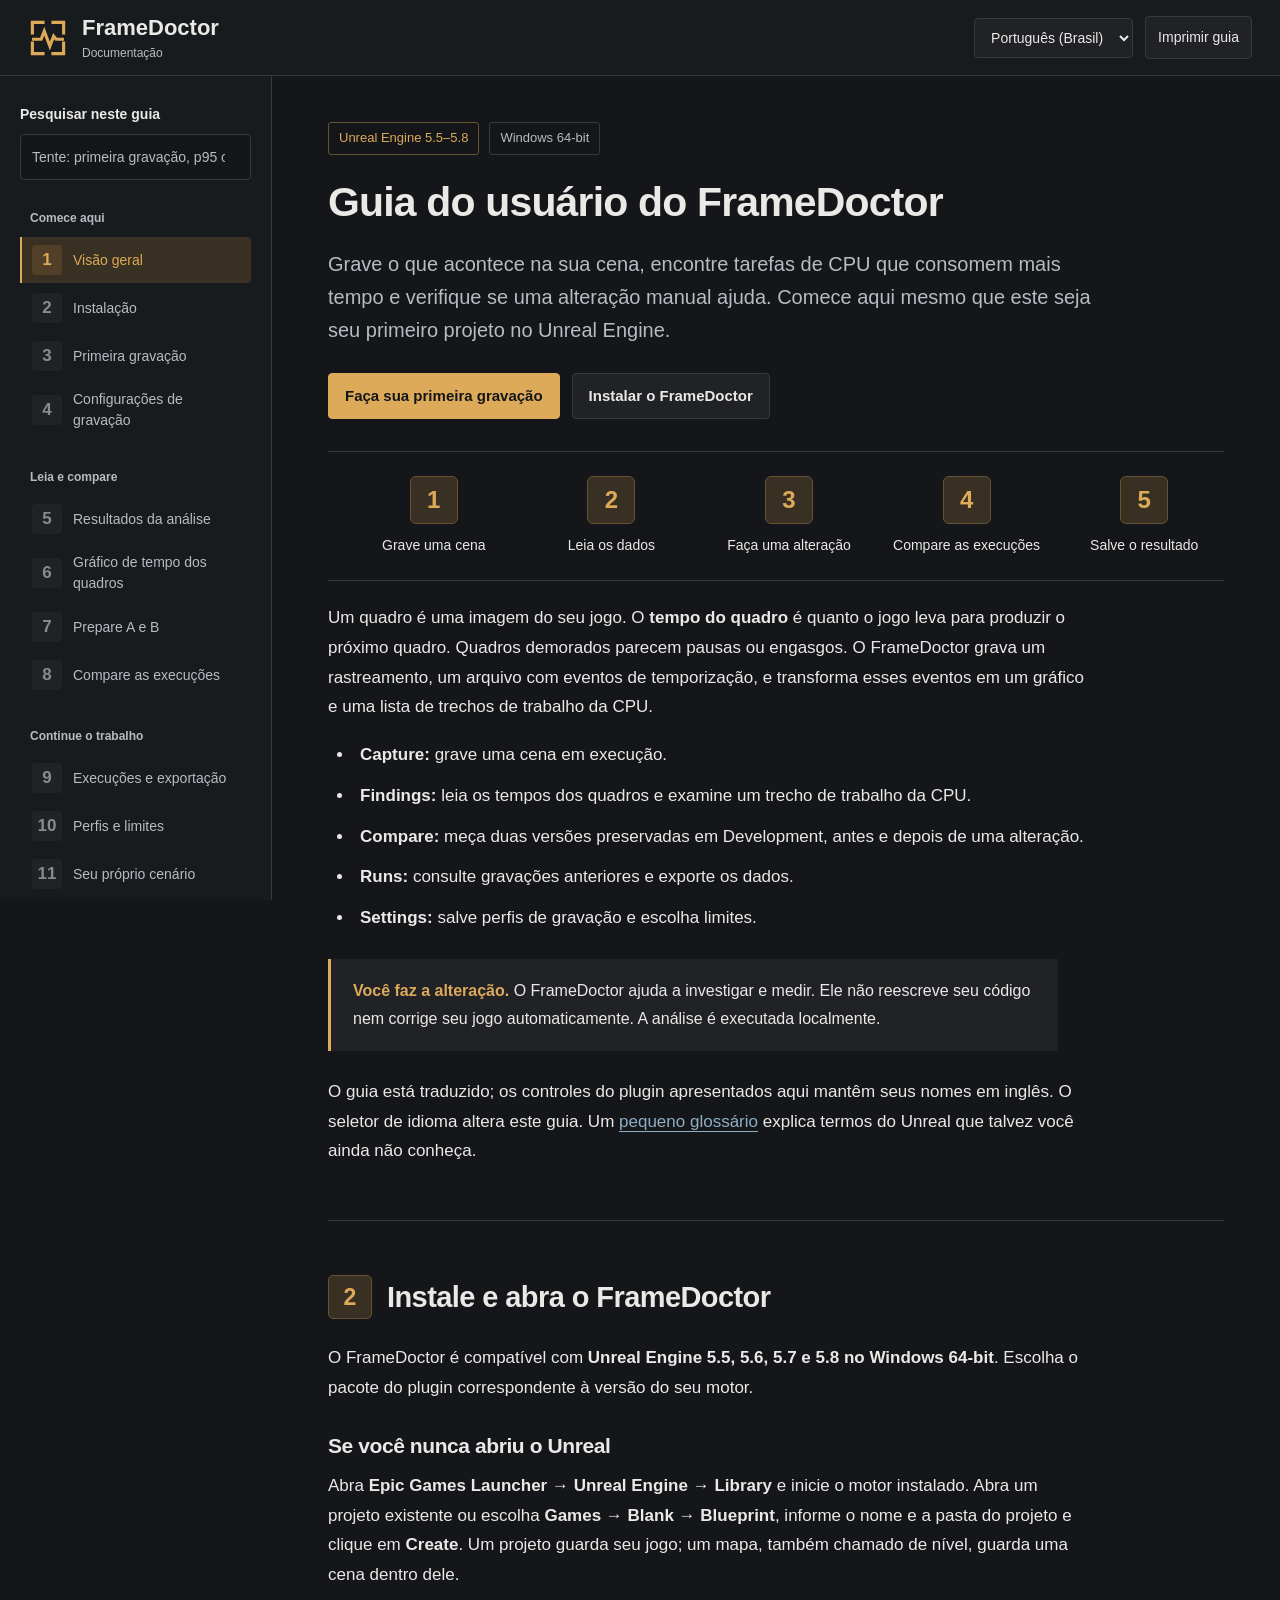
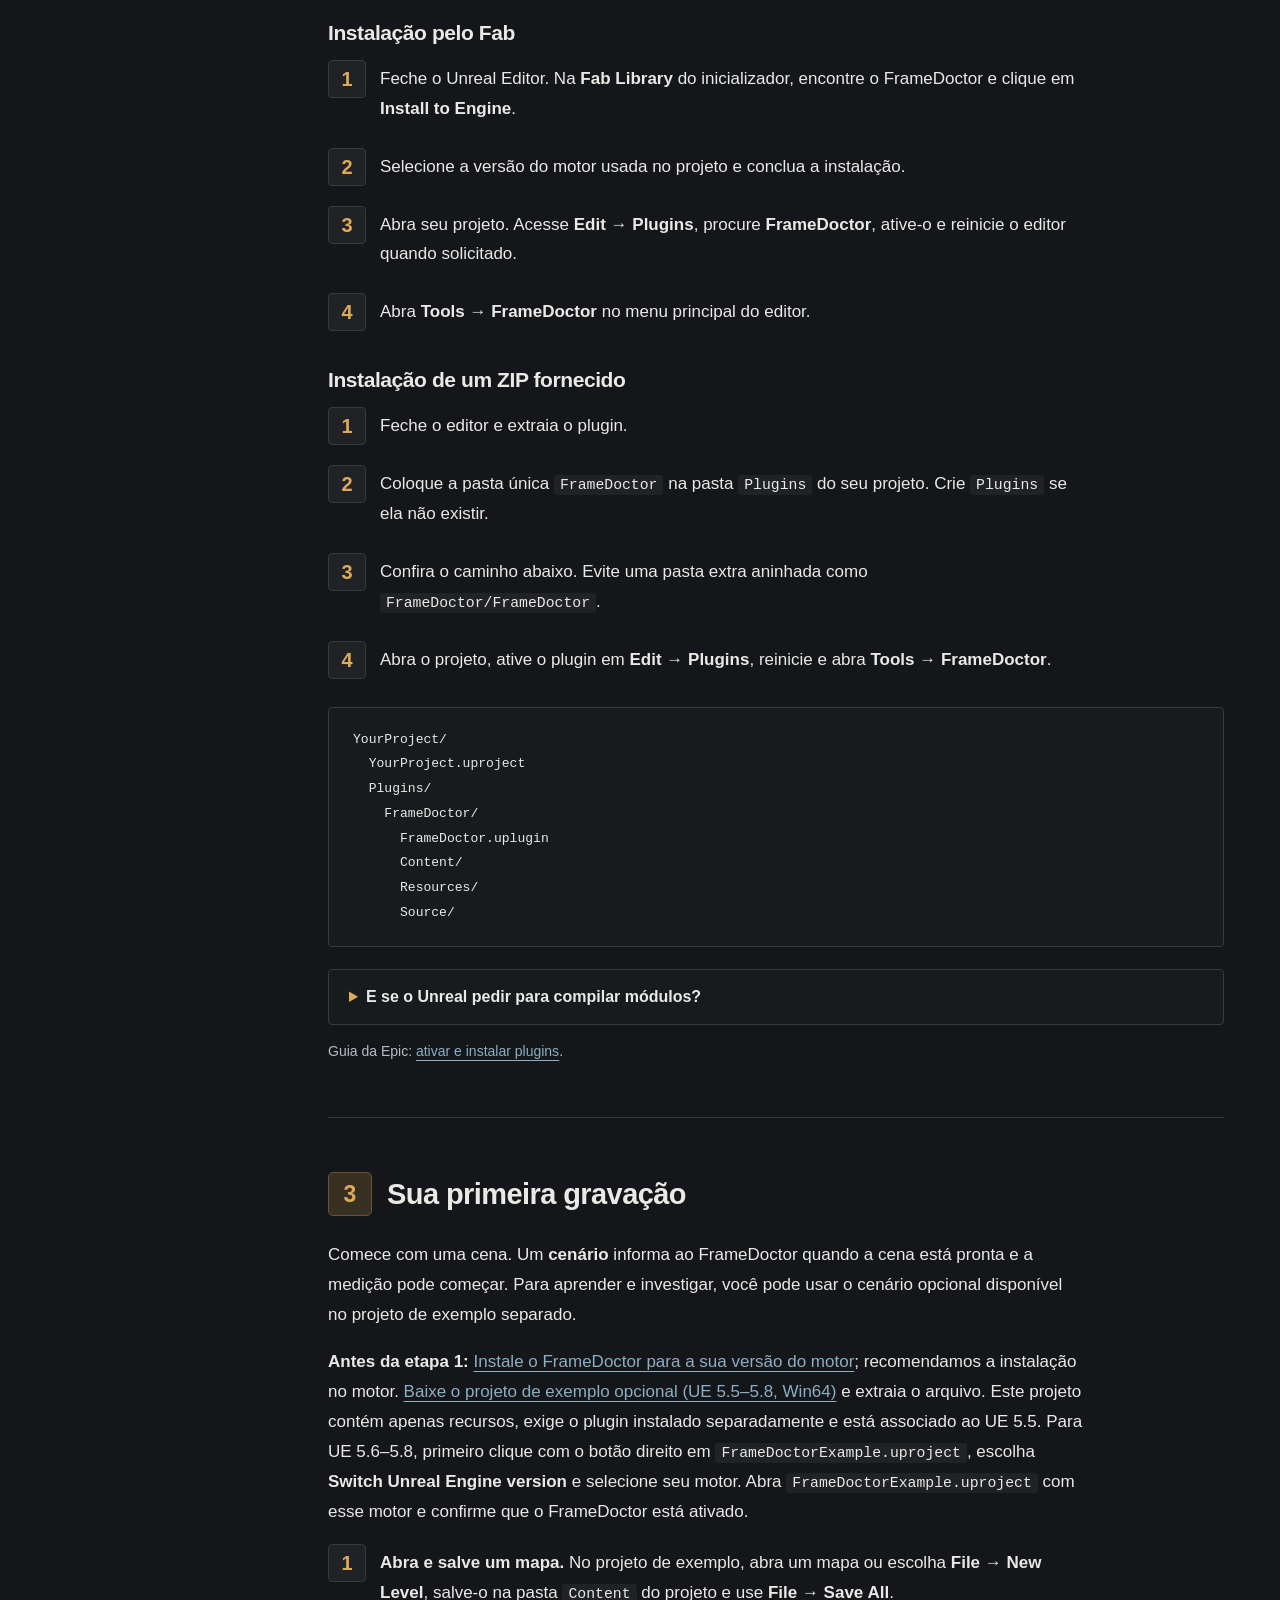
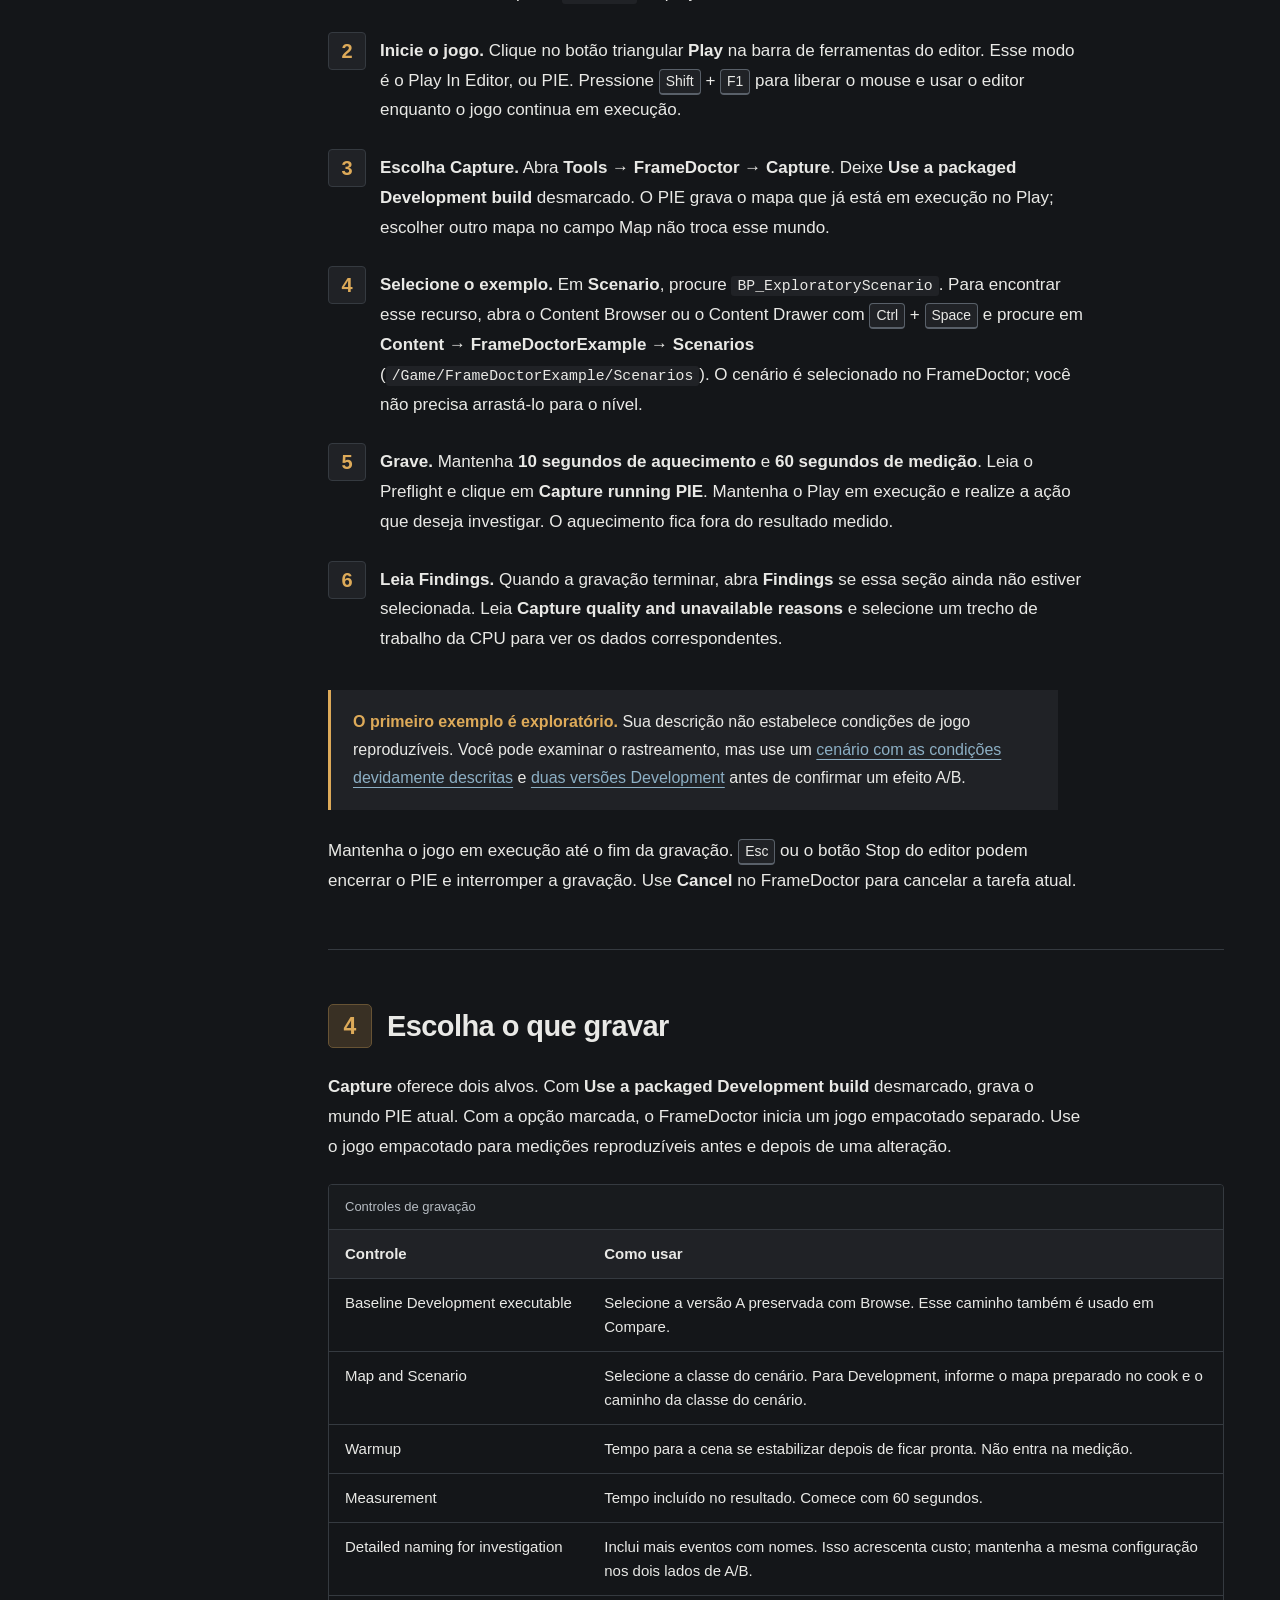
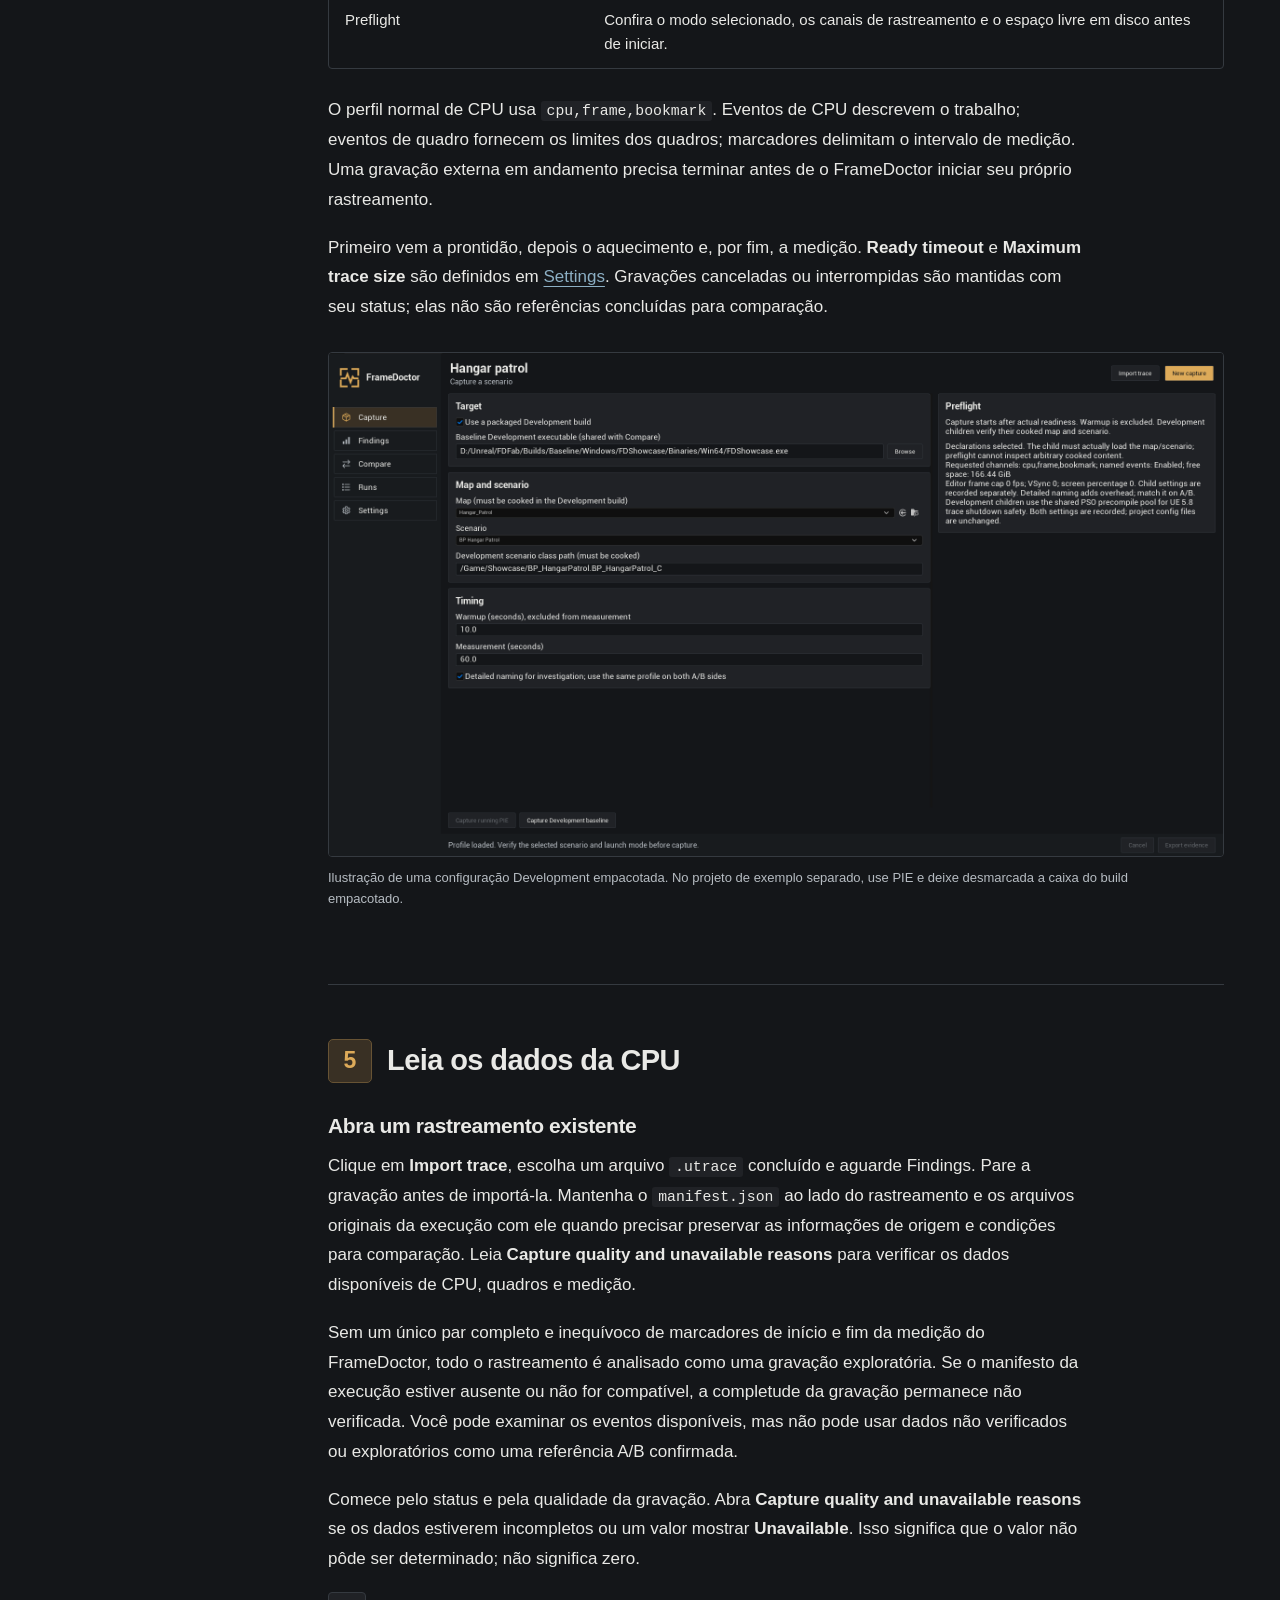
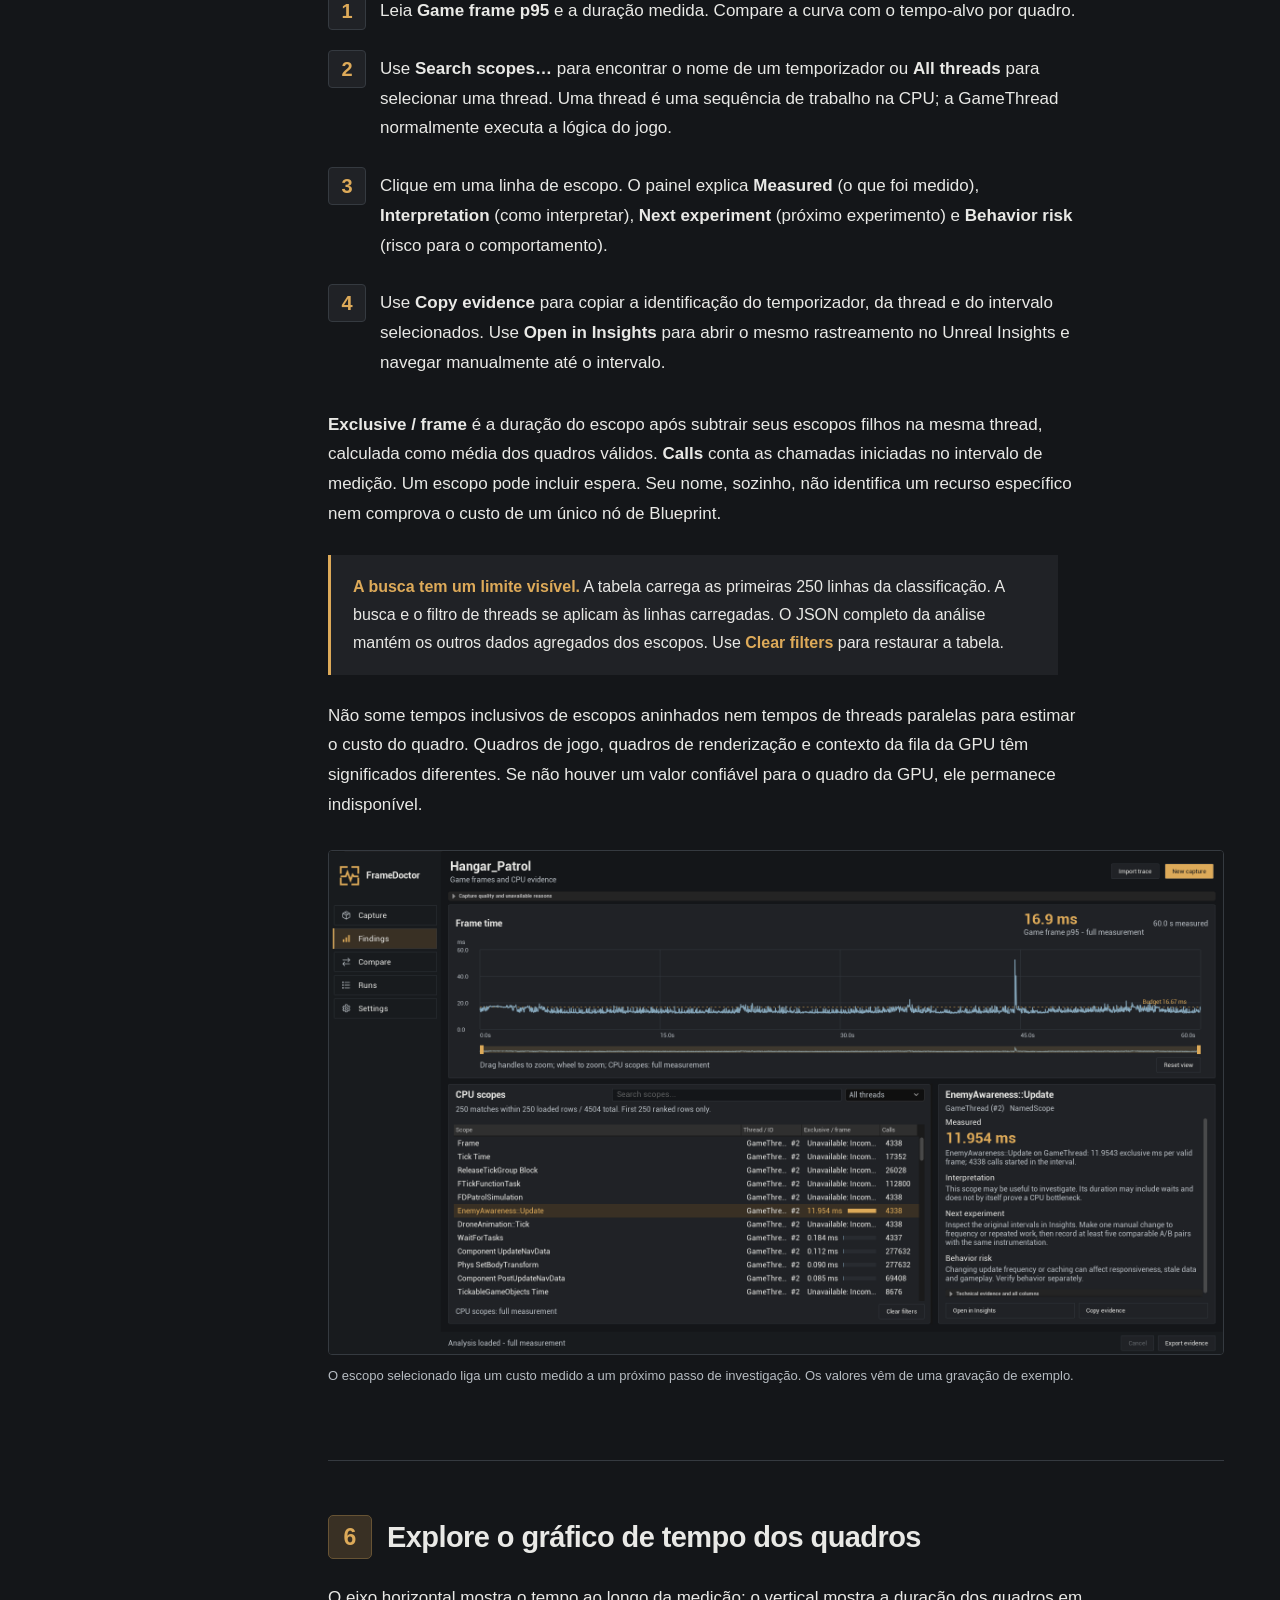
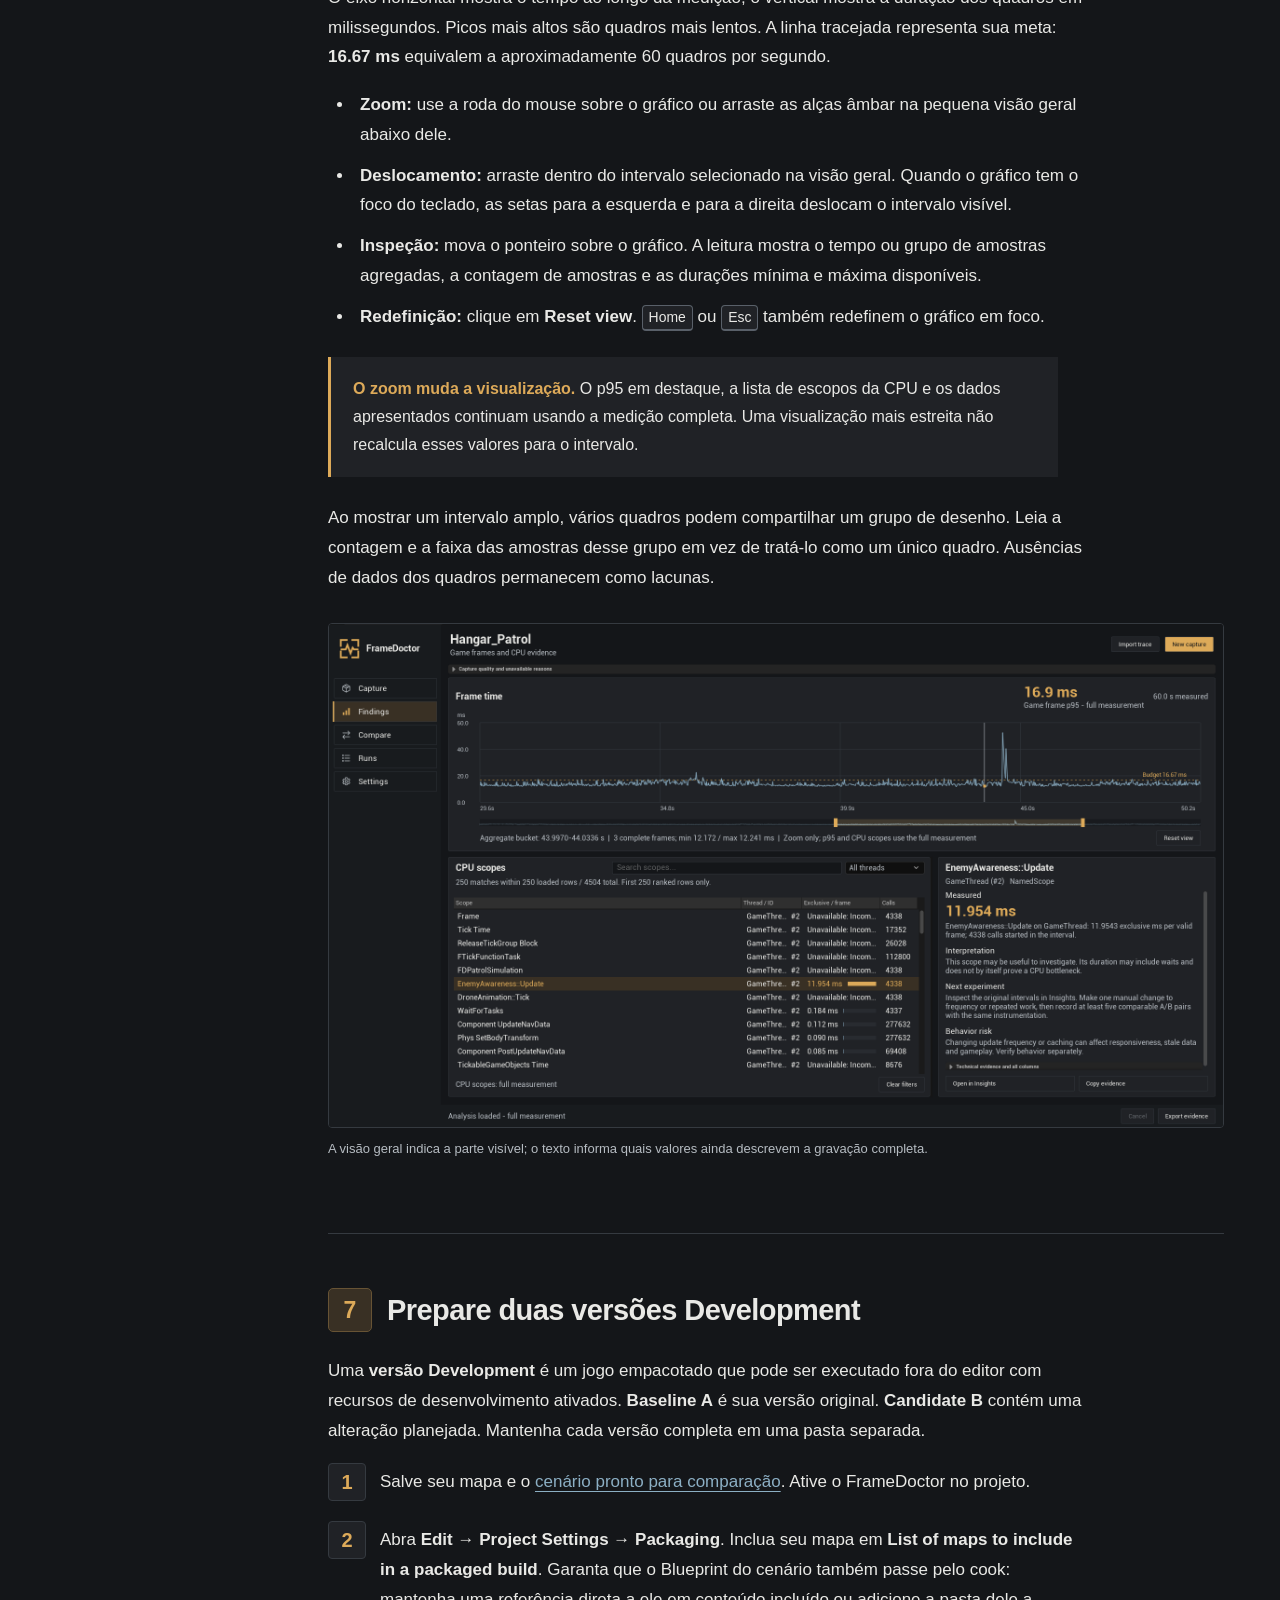
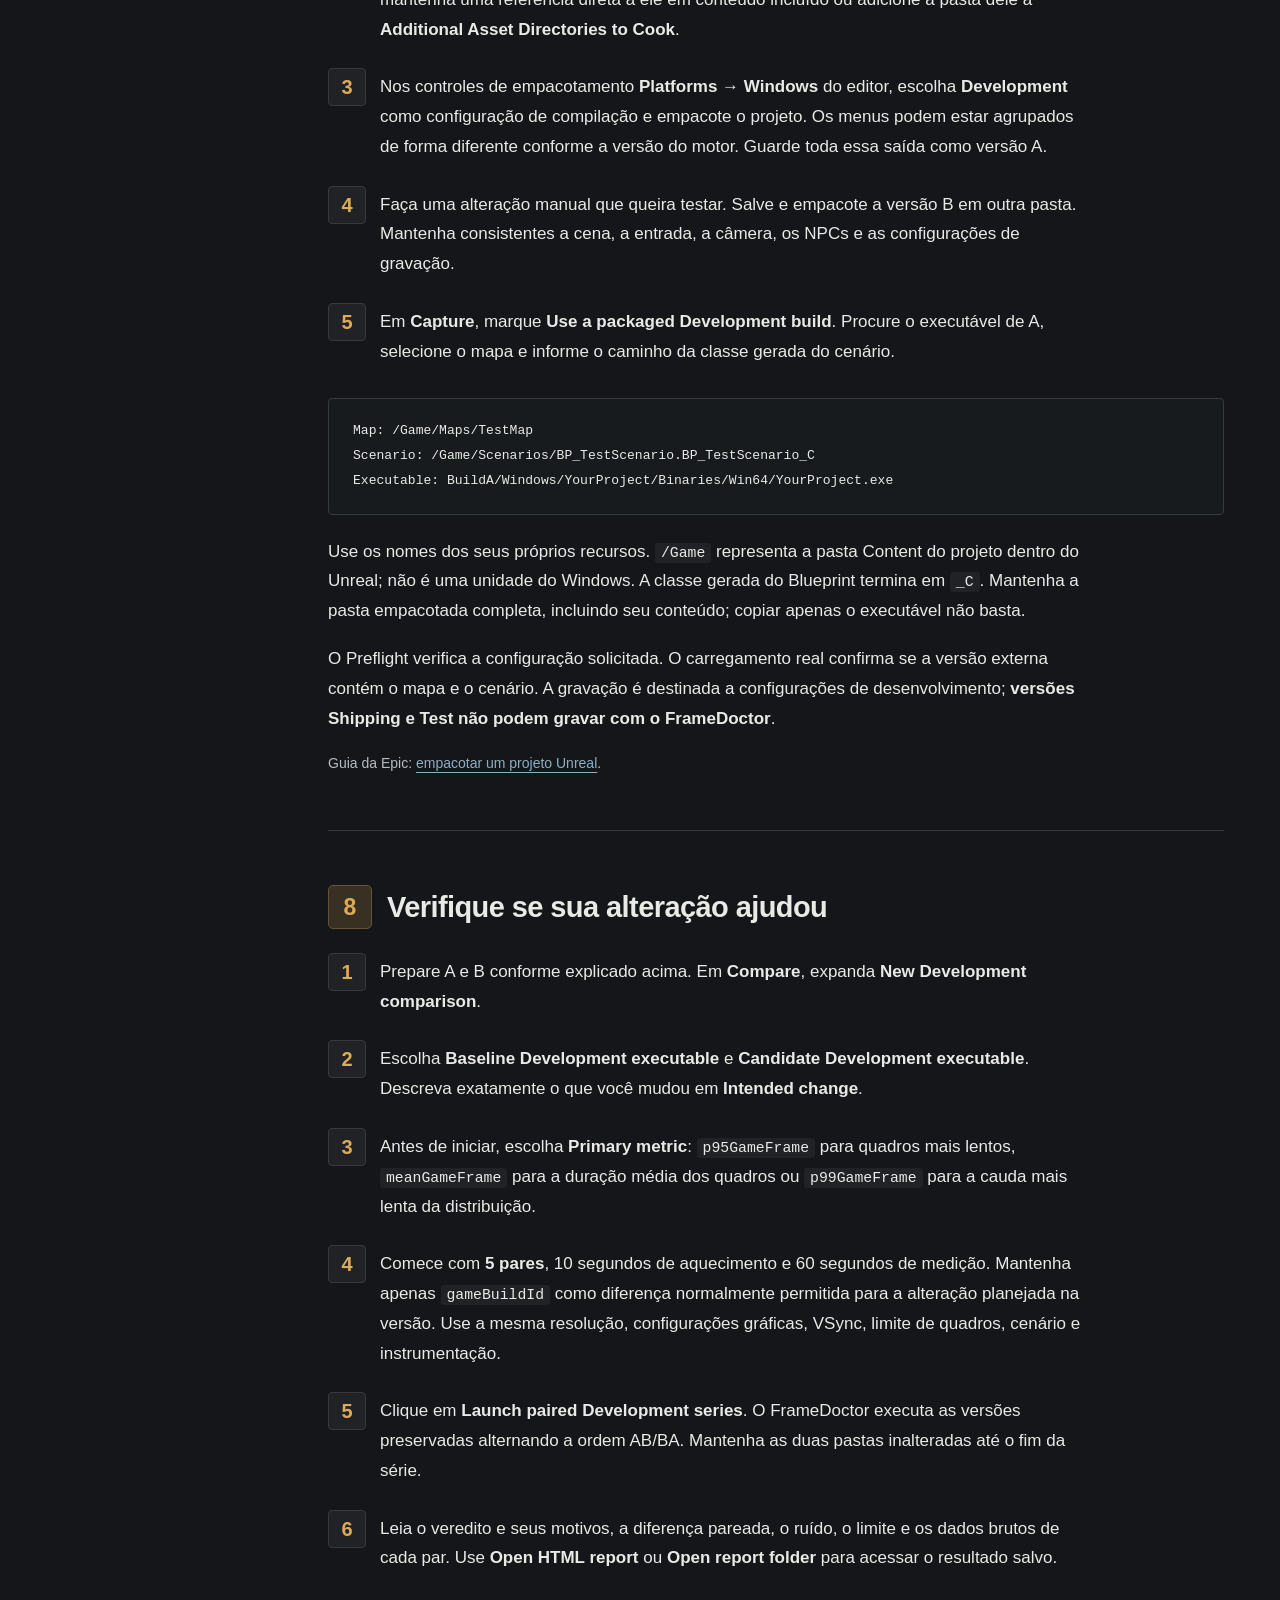
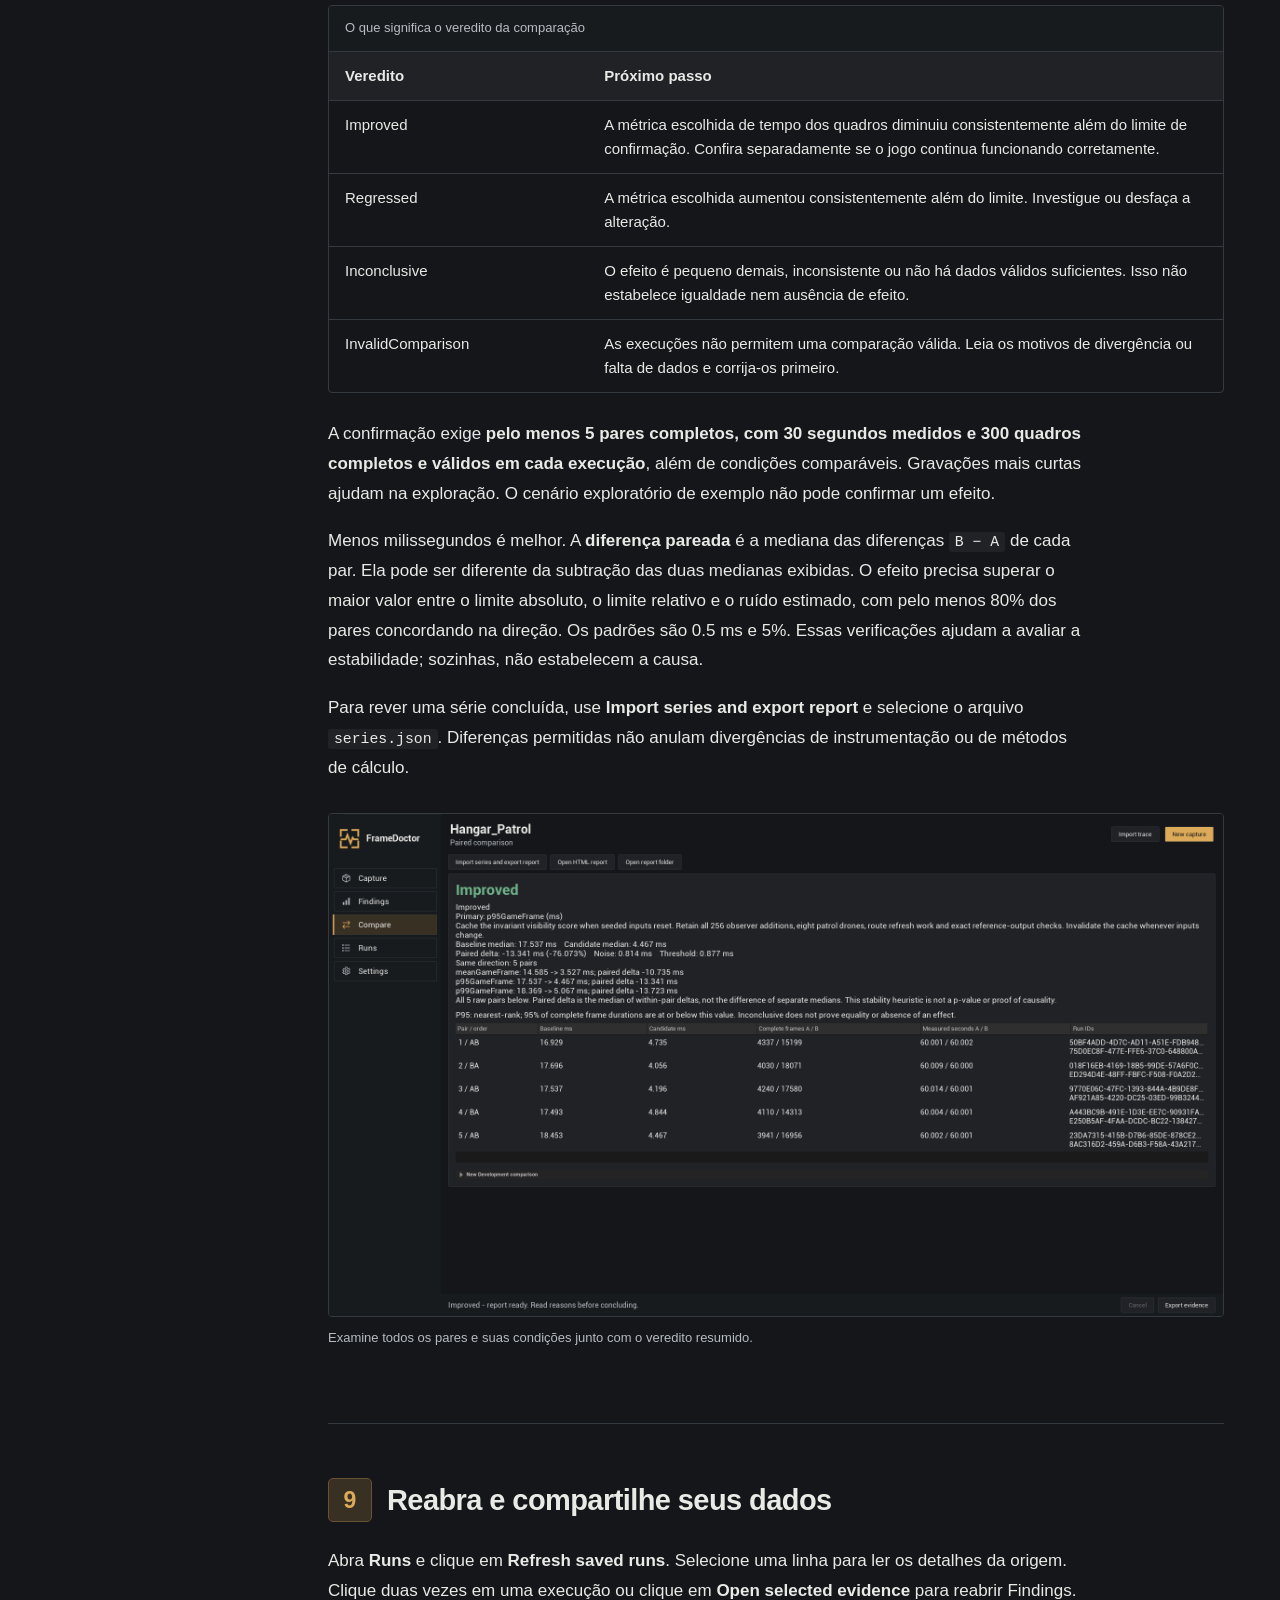
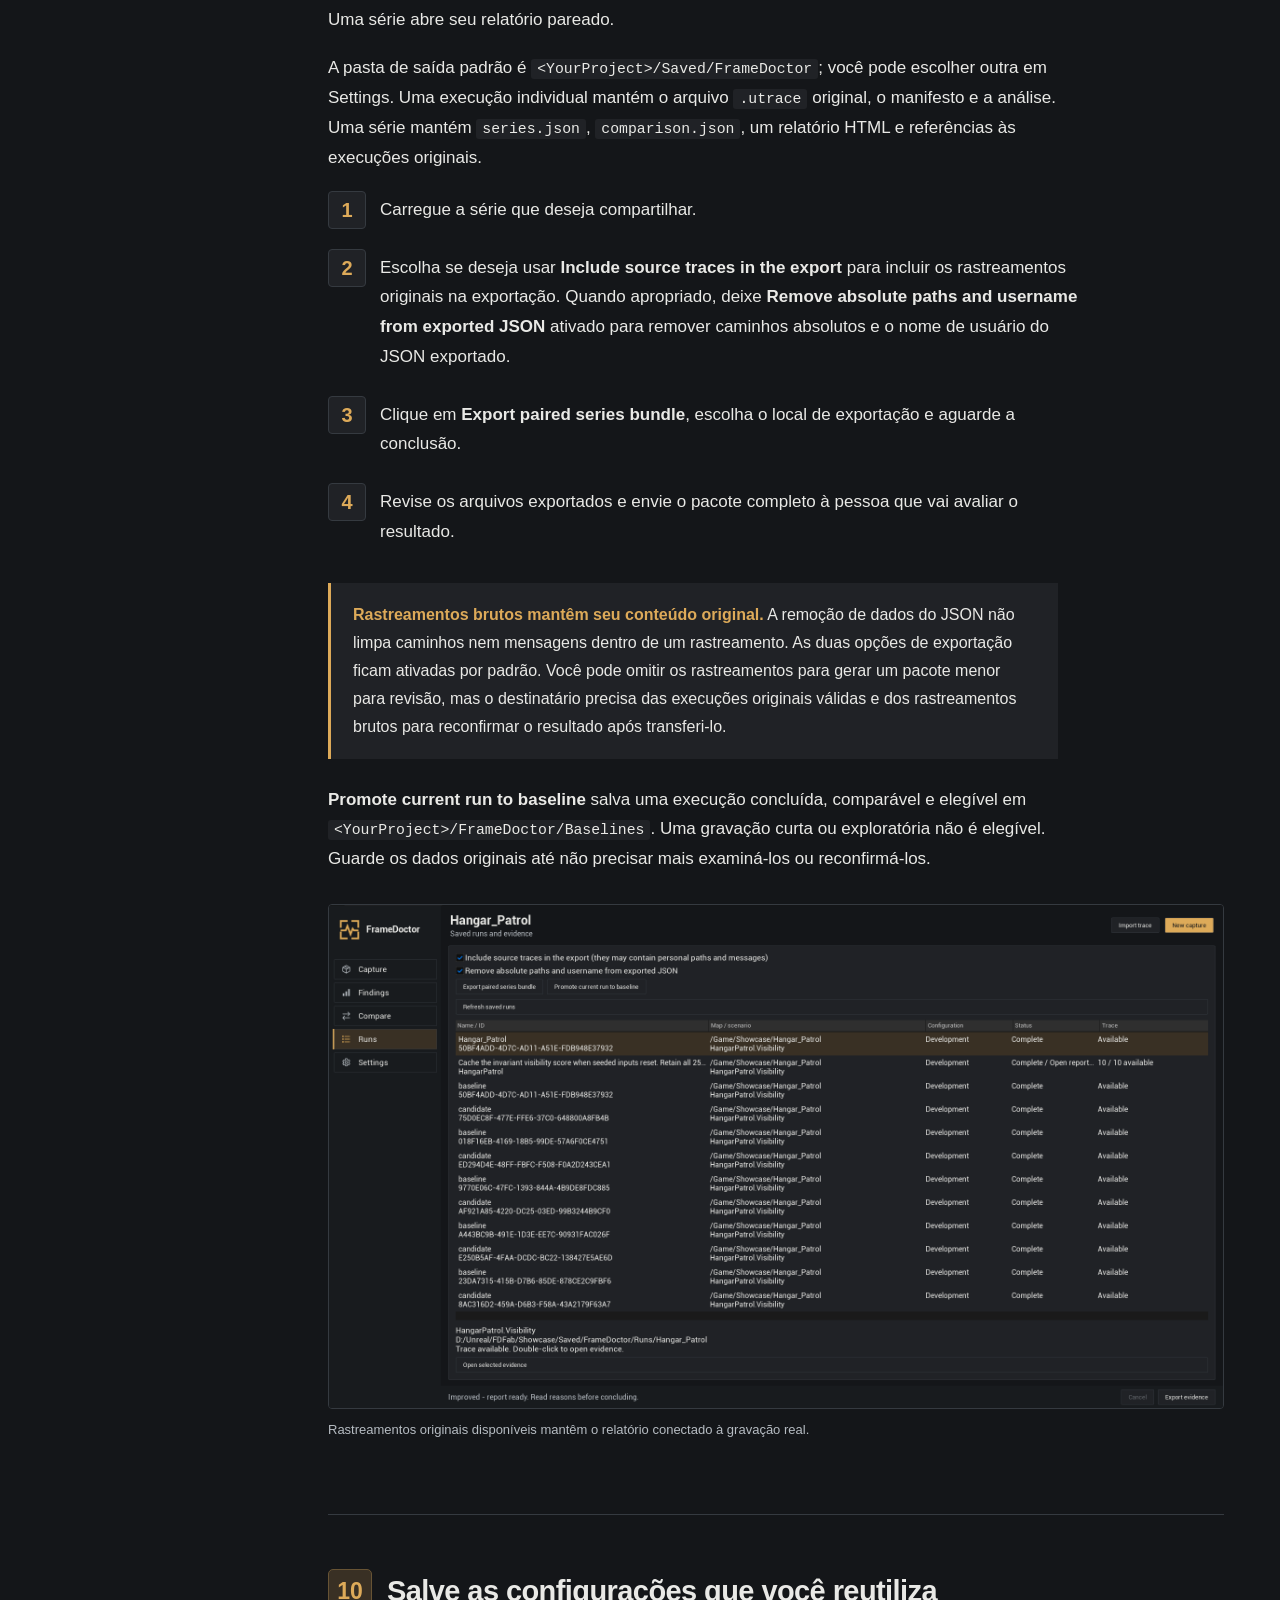
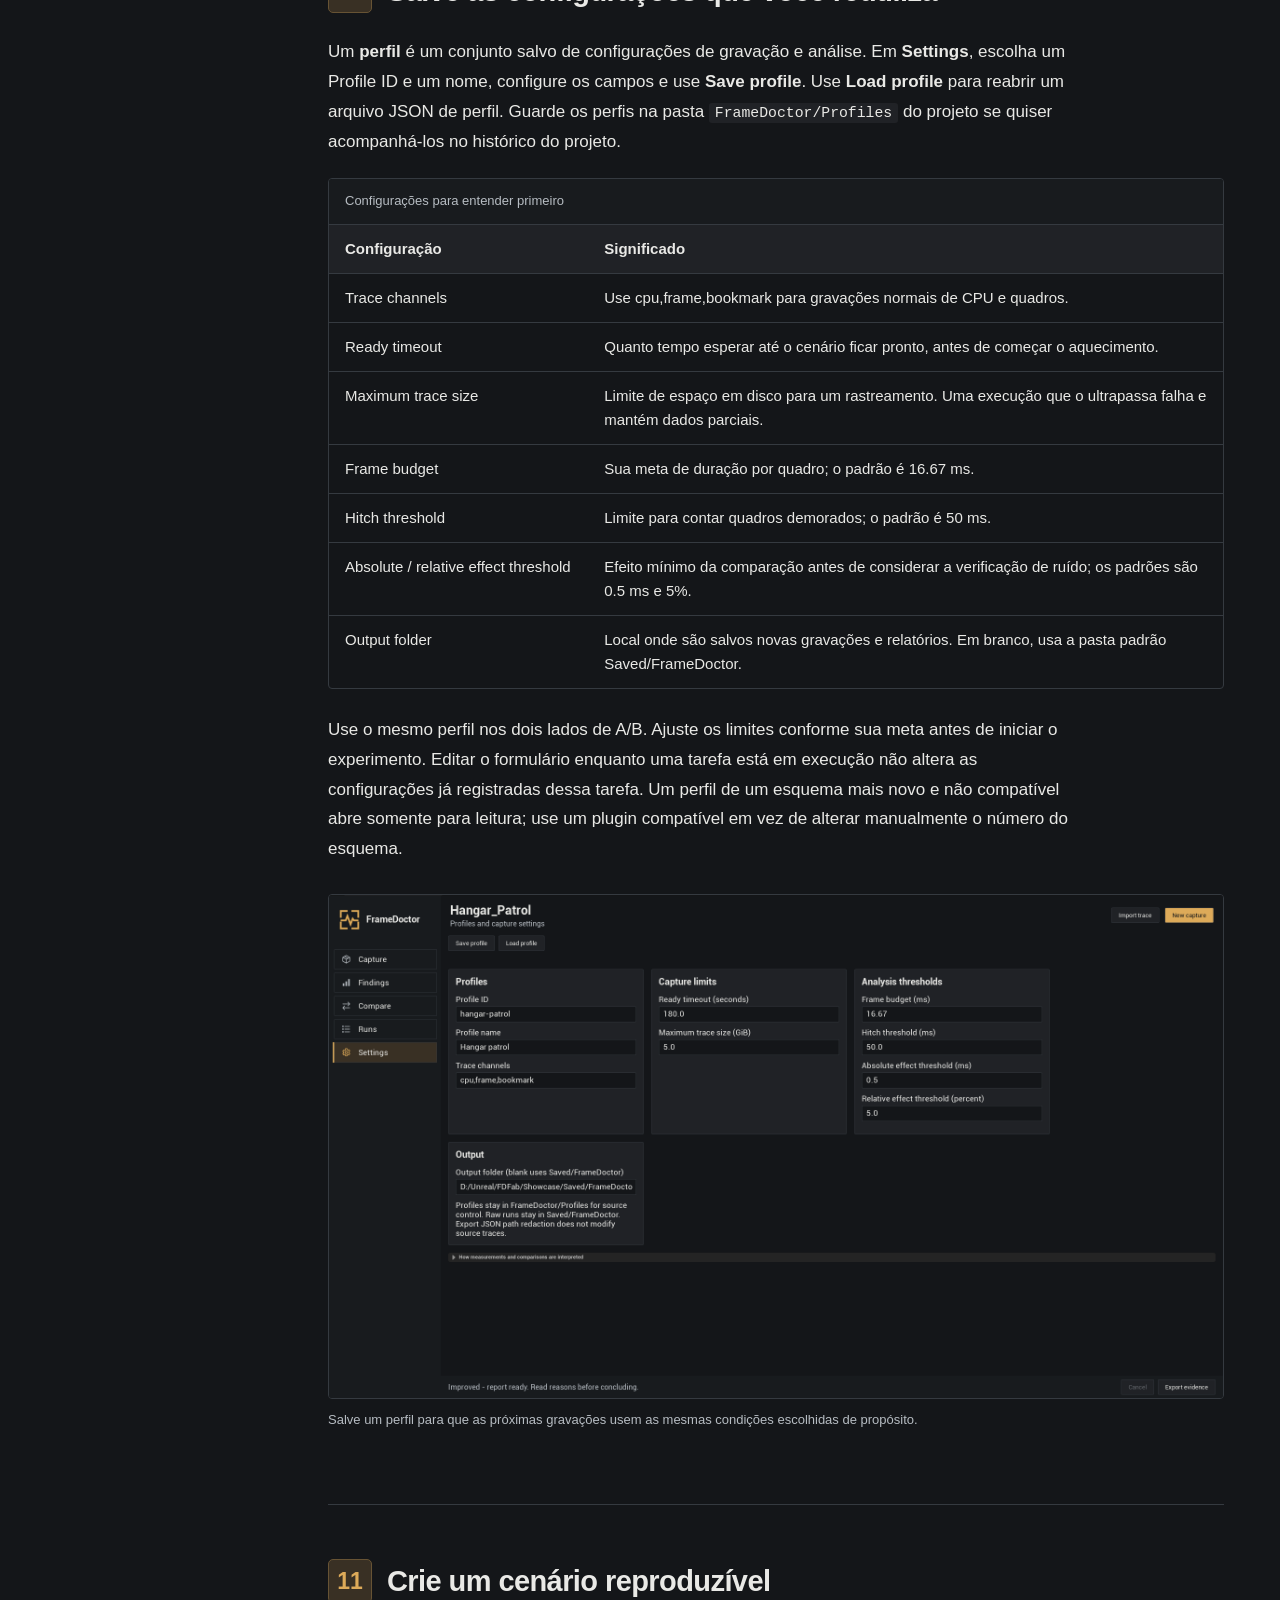
<file: pt-BR/index.html>
<!doctype html>
<html lang="pt-BR">
<head>
<meta charset="utf-8">
<meta name="viewport" content="width=device-width, initial-scale=1">
<meta name="color-scheme" content="dark">
<meta name="site-root" content="../">
<meta name="description" content="Instale o FrameDoctor, grave seu primeiro rastreamento de CPU no Unreal Engine, leia os tempos dos quadros, compare uma alteração manual e compartilhe os dados.">
<meta name="theme-color" content="#141619">
<title>Documentação do FrameDoctor | Unreal Engine 5.5–5.8</title>
<link rel="canonical" href="https://nexusforgeue.github.io/FrameDoctor-docs/pt-BR/">
<link rel="alternate" hreflang="en" href="https://nexusforgeue.github.io/FrameDoctor-docs/">
<link rel="alternate" hreflang="ru" href="https://nexusforgeue.github.io/FrameDoctor-docs/ru/">
<link rel="alternate" hreflang="de" href="https://nexusforgeue.github.io/FrameDoctor-docs/de/">
<link rel="alternate" hreflang="es" href="https://nexusforgeue.github.io/FrameDoctor-docs/es/">
<link rel="alternate" hreflang="fr" href="https://nexusforgeue.github.io/FrameDoctor-docs/fr/">
<link rel="alternate" hreflang="ja" href="https://nexusforgeue.github.io/FrameDoctor-docs/ja/">
<link rel="alternate" hreflang="ko" href="https://nexusforgeue.github.io/FrameDoctor-docs/ko/">
<link rel="alternate" hreflang="pt-BR" href="https://nexusforgeue.github.io/FrameDoctor-docs/pt-BR/">
<link rel="alternate" hreflang="zh-Hans" href="https://nexusforgeue.github.io/FrameDoctor-docs/zh-Hans/">
<link rel="alternate" hreflang="x-default" href="https://nexusforgeue.github.io/FrameDoctor-docs/">
<link rel="icon" type="image/svg+xml" href="../assets/framedoctor.svg">
<link rel="stylesheet" href="../assets/style.css">
<script src="../assets/app.js" defer></script>
</head>
<body data-search-empty="Nenhum capítulo encontrado. Tente uma busca mais curta." data-search-results="{count} capítulos encontrados">
<a class="skip-link" href="#main">Ir para o guia</a>
<header class="site-header"><a class="brand" href="#overview"><img src="../assets/framedoctor.svg" width="40" height="40" alt=""><span>FrameDoctor<small>Documentação</small></span></a><div class="header-actions"><label class="language-picker"><span class="visually-hidden">Idioma do guia</span><select id="doc-locale" aria-label="Idioma do guia"><option value="en" lang="en">English</option><option value="ru" lang="ru">Русский</option><option value="de" lang="de">Deutsch</option><option value="es" lang="es">Español</option><option value="fr" lang="fr">Français</option><option value="ja" lang="ja">日本語</option><option value="ko" lang="ko">한국어</option><option value="pt-BR" lang="pt-BR" selected>Português (Brasil)</option><option value="zh-Hans" lang="zh-Hans">简体中文</option></select></label><button type="button" class="print-button" id="print-guide">Imprimir guia</button><button type="button" class="menu-button" id="menu-toggle" aria-label="Capítulos" aria-controls="sidebar" aria-expanded="false"><span class="menu-caption">Capítulos</span><svg class="menu-icon" aria-hidden="true" width="18" height="18" viewBox="0 0 18 18"><path d="M2 4h14M2 9h14M2 14h14" fill="none" stroke="currentColor" stroke-width="1.5"/></svg></button></div></header>
<div class="veil" id="menu-veil" aria-hidden="true"></div>
<div class="layout"><aside class="sidebar" id="sidebar"><div class="search-box"><label for="doc-search">Pesquisar neste guia</label><input id="doc-search" type="search" placeholder="Tente: primeira gravação, p95 ou Blueprint" autocomplete="off" aria-controls="search-results"><div class="search-results" id="search-results" hidden></div><p class="visually-hidden" id="search-status" role="status" aria-live="polite"></p></div><nav aria-label="Capítulos do guia"><p class="nav-heading">Comece aqui</p><a href="#overview" aria-current="location"><span class="nav-number" aria-hidden="true">1</span><span>Visão geral</span></a>
<a href="#installation"><span class="nav-number" aria-hidden="true">2</span><span>Instalação</span></a>
<a href="#first-capture"><span class="nav-number" aria-hidden="true">3</span><span>Primeira gravação</span></a>
<a href="#capture"><span class="nav-number" aria-hidden="true">4</span><span>Configurações de gravação</span></a>
<p class="nav-heading">Leia e compare</p><a href="#findings"><span class="nav-number" aria-hidden="true">5</span><span>Resultados da análise</span></a>
<a href="#frame-chart"><span class="nav-number" aria-hidden="true">6</span><span>Gráfico de tempo dos quadros</span></a>
<a href="#development"><span class="nav-number" aria-hidden="true">7</span><span>Prepare A e B</span></a>
<a href="#compare"><span class="nav-number" aria-hidden="true">8</span><span>Compare as execuções</span></a>
<p class="nav-heading">Continue o trabalho</p><a href="#runs"><span class="nav-number" aria-hidden="true">9</span><span>Execuções e exportação</span></a>
<a href="#profiles"><span class="nav-number" aria-hidden="true">10</span><span>Perfis e limites</span></a>
<a href="#scenarios"><span class="nav-number" aria-hidden="true">11</span><span>Seu próprio cenário</span></a>
<a href="#troubleshooting"><span class="nav-number" aria-hidden="true">12</span><span>Solução de problemas</span></a>
<a href="#glossary"><span class="nav-number" aria-hidden="true">13</span><span>Glossário</span></a>
<a href="#support"><span class="nav-number" aria-hidden="true">14</span><span>Versão e suporte</span></a></nav><div class="sidebar-footer"><span>FrameDoctor 1.0.0</span><span>Unreal Engine 5.5–5.8</span><span>Windows 64-bit</span></div></aside>
<main class="guide" id="main" tabindex="-1"><section class="doc-section overview" id="overview" data-title="O que o FrameDoctor faz" tabindex="-1"><div class="compatibility"><span>Unreal Engine 5.5–5.8</span><span>Windows 64-bit</span></div><h1>Guia do usuário do FrameDoctor</h1><p class="lead">Grave o que acontece na sua cena, encontre tarefas de CPU que consomem mais tempo e verifique se uma alteração manual ajuda. Comece aqui mesmo que este seja seu primeiro projeto no Unreal Engine.</p><div class="intro-actions"><a class="primary" href="#first-capture">Faça sua primeira gravação</a><a class="secondary" href="#installation">Instalar o FrameDoctor</a></div><ol class="workflow" aria-label="Guia do usuário do FrameDoctor"><li>Grave uma cena</li><li>Leia os dados</li><li>Faça uma alteração</li><li>Compare as execuções</li><li>Salve o resultado</li></ol>

      <p>Um quadro é uma imagem do seu jogo. O <strong>tempo do quadro</strong> é quanto o jogo leva para produzir o próximo quadro. Quadros demorados parecem pausas ou engasgos. O FrameDoctor grava um rastreamento, um arquivo com eventos de temporização, e transforma esses eventos em um gráfico e uma lista de trechos de trabalho da CPU.</p>
      <ul><li><strong>Capture:</strong> grave uma cena em execução.</li><li><strong>Findings:</strong> leia os tempos dos quadros e examine um trecho de trabalho da CPU.</li><li><strong>Compare:</strong> meça duas versões preservadas em Development, antes e depois de uma alteração.</li><li><strong>Runs:</strong> consulte gravações anteriores e exporte os dados.</li><li><strong>Settings:</strong> salve perfis de gravação e escolha limites.</li></ul>
      <div class="callout"><strong>Você faz a alteração.</strong> O FrameDoctor ajuda a investigar e medir. Ele não reescreve seu código nem corrige seu jogo automaticamente. A análise é executada localmente.</div>
      <p>O guia está traduzido; os controles do plugin apresentados aqui mantêm seus nomes em inglês. O seletor de idioma altera este guia. Um <a href="#glossary">pequeno glossário</a> explica termos do Unreal que talvez você ainda não conheça.</p>
</section>
<section class="doc-section" id="installation" data-title="Instale e abra o FrameDoctor" tabindex="-1"><div class="section-heading"><span class="chapter-number" aria-hidden="true">2</span><h2>Instale e abra o FrameDoctor</h2></div>

      <p>O FrameDoctor é compatível com <strong>Unreal Engine 5.5, 5.6, 5.7 e 5.8 no Windows 64-bit</strong>. Escolha o pacote do plugin correspondente à versão do seu motor.</p>
      <h3>Se você nunca abriu o Unreal</h3><p>Abra <strong>Epic Games Launcher → Unreal Engine → Library</strong> e inicie o motor instalado. Abra um projeto existente ou escolha <strong>Games → Blank → Blueprint</strong>, informe o nome e a pasta do projeto e clique em <strong>Create</strong>. Um projeto guarda seu jogo; um mapa, também chamado de nível, guarda uma cena dentro dele.</p>
      <h3>Instalação pelo Fab</h3><ol role="list"><li>Feche o Unreal Editor. Na <strong>Fab Library</strong> do inicializador, encontre o FrameDoctor e clique em <strong>Install to Engine</strong>.</li><li>Selecione a versão do motor usada no projeto e conclua a instalação.</li><li>Abra seu projeto. Acesse <strong>Edit → Plugins</strong>, procure <strong>FrameDoctor</strong>, ative-o e reinicie o editor quando solicitado.</li><li>Abra <strong>Tools → FrameDoctor</strong> no menu principal do editor.</li></ol>
      <h3>Instalação de um ZIP fornecido</h3><ol role="list"><li>Feche o editor e extraia o plugin.</li><li>Coloque a pasta única <code>FrameDoctor</code> na pasta <code>Plugins</code> do seu projeto. Crie <code>Plugins</code> se ela não existir.</li><li>Confira o caminho abaixo. Evite uma pasta extra aninhada como <code>FrameDoctor/FrameDoctor</code>.</li><li>Abra o projeto, ative o plugin em <strong>Edit → Plugins</strong>, reinicie e abra <strong>Tools → FrameDoctor</strong>.</li></ol>
      <pre><code>YourProject/
  YourProject.uproject
  Plugins/
    FrameDoctor/
      FrameDoctor.uplugin
      Content/
      Resources/
      Source/</code></pre>
      <details><summary>E se o Unreal pedir para compilar módulos?</summary><p>Um pacote compilado também inclui <code>Binaries</code>. Um pacote apenas com código-fonte precisa de um conjunto de ferramentas de compilação C++ compatível, mesmo que seu jogo use Blueprints. Instale o Visual Studio 2022 com <strong>Game development with C++</strong> e o Windows SDK exigido pelo motor. Em um projeto somente de Blueprints, use <strong>Tools → New C++ Class</strong> para adicionar uma classe mínima e criar o alvo C++ do projeto. Feche o Unreal e compile o alvo <strong>Development Editor / Win64</strong> do projeto no Visual Studio. Depois, abra o projeto novamente. Se a compilação falhar, leia o primeiro erro e confirme se as versões do motor e do pacote correspondem.</p></details>
      <p class="reference">Guia da Epic: <a href="https://dev.epicgames.com/documentation/en-us/unreal-engine/working-with-plugins-in-unreal-engine">ativar e instalar plugins</a>.</p>
</section>
<section class="doc-section" id="first-capture" data-title="Sua primeira gravação" tabindex="-1"><div class="section-heading"><span class="chapter-number" aria-hidden="true">3</span><h2>Sua primeira gravação</h2></div>

      <p>Comece com uma cena. Um <strong>cenário</strong> informa ao FrameDoctor quando a cena está pronta e a medição pode começar. Para aprender e investigar, você pode usar o cenário opcional disponível no projeto de exemplo separado.</p>
      <p><strong>Antes da etapa 1:</strong> <a href="#installation">Instale o FrameDoctor para a sua versão do motor</a>; recomendamos a instalação no motor. <a href="https://nexusforgeue.github.io/FrameDoctor-docs/assets/downloads/FrameDoctorExample-UE5.5-5.8.zip">Baixe o projeto de exemplo opcional (UE 5.5–5.8, Win64)</a> e extraia o arquivo. Este projeto contém apenas recursos, exige o plugin instalado separadamente e está associado ao UE 5.5. Para UE 5.6–5.8, primeiro clique com o botão direito em <code>FrameDoctorExample.uproject</code>, escolha <strong>Switch Unreal Engine version</strong> e selecione seu motor. Abra <code>FrameDoctorExample.uproject</code> com esse motor e confirme que o FrameDoctor está ativado.</p>
      <ol role="list"><li><strong>Abra e salve um mapa.</strong> No projeto de exemplo, abra um mapa ou escolha <strong>File → New Level</strong>, salve-o na pasta <code>Content</code> do projeto e use <strong>File → Save All</strong>.</li><li><strong>Inicie o jogo.</strong> Clique no botão triangular <strong>Play</strong> na barra de ferramentas do editor. Esse modo é o Play In Editor, ou PIE. Pressione <kbd>Shift</kbd> + <kbd>F1</kbd> para liberar o mouse e usar o editor enquanto o jogo continua em execução.</li><li><strong>Escolha Capture.</strong> Abra <strong>Tools → FrameDoctor → Capture</strong>. Deixe <strong>Use a packaged Development build</strong> desmarcado. O PIE grava o mapa que já está em execução no Play; escolher outro mapa no campo Map não troca esse mundo.</li><li><strong>Selecione o exemplo.</strong> Em <strong>Scenario</strong>, procure <code>BP_ExploratoryScenario</code>. Para encontrar esse recurso, abra o Content Browser ou o Content Drawer com <kbd>Ctrl</kbd> + <kbd>Space</kbd> e procure em <strong>Content → FrameDoctorExample → Scenarios</strong> (<code>/Game/FrameDoctorExample/Scenarios</code>). O cenário é selecionado no FrameDoctor; você não precisa arrastá-lo para o nível.</li><li><strong>Grave.</strong> Mantenha <strong>10 segundos de aquecimento</strong> e <strong>60 segundos de medição</strong>. Leia o Preflight e clique em <strong>Capture running PIE</strong>. Mantenha o Play em execução e realize a ação que deseja investigar. O aquecimento fica fora do resultado medido.</li><li><strong>Leia Findings.</strong> Quando a gravação terminar, abra <strong>Findings</strong> se essa seção ainda não estiver selecionada. Leia <strong>Capture quality and unavailable reasons</strong> e selecione um trecho de trabalho da CPU para ver os dados correspondentes.</li></ol>
      <div class="callout"><strong>O primeiro exemplo é exploratório.</strong> Sua descrição não estabelece condições de jogo reproduzíveis. Você pode examinar o rastreamento, mas use um <a href="#scenarios">cenário com as condições devidamente descritas</a> e <a href="#development">duas versões Development</a> antes de confirmar um efeito A/B.</div>
      <p>Mantenha o jogo em execução até o fim da gravação. <kbd>Esc</kbd> ou o botão Stop do editor podem encerrar o PIE e interromper a gravação. Use <strong>Cancel</strong> no FrameDoctor para cancelar a tarefa atual.</p>
</section>
<section class="doc-section" id="capture" data-title="Escolha o que gravar" tabindex="-1"><div class="section-heading"><span class="chapter-number" aria-hidden="true">4</span><h2>Escolha o que gravar</h2></div>

      <p><strong>Capture</strong> oferece dois alvos. Com <strong>Use a packaged Development build</strong> desmarcado, grava o mundo PIE atual. Com a opção marcada, o FrameDoctor inicia um jogo empacotado separado. Use o jogo empacotado para medições reproduzíveis antes e depois de uma alteração.</p>
      <div class="table-scroll"><table><caption>Controles de gravação</caption><thead><tr><th>Controle</th><th>Como usar</th></tr></thead><tbody><tr><td>Baseline Development executable</td><td>Selecione a versão A preservada com Browse. Esse caminho também é usado em Compare.</td></tr><tr><td>Map and Scenario</td><td>Selecione a classe do cenário. Para Development, informe o mapa preparado no cook e o caminho da classe do cenário.</td></tr><tr><td>Warmup</td><td>Tempo para a cena se estabilizar depois de ficar pronta. Não entra na medição.</td></tr><tr><td>Measurement</td><td>Tempo incluído no resultado. Comece com 60 segundos.</td></tr><tr><td>Detailed naming for investigation</td><td>Inclui mais eventos com nomes. Isso acrescenta custo; mantenha a mesma configuração nos dois lados de A/B.</td></tr><tr><td>Preflight</td><td>Confira o modo selecionado, os canais de rastreamento e o espaço livre em disco antes de iniciar.</td></tr></tbody></table></div>
      <p>O perfil normal de CPU usa <code>cpu,frame,bookmark</code>. Eventos de CPU descrevem o trabalho; eventos de quadro fornecem os limites dos quadros; marcadores delimitam o intervalo de medição. Uma gravação externa em andamento precisa terminar antes de o FrameDoctor iniciar seu próprio rastreamento.</p>
      <p>Primeiro vem a prontidão, depois o aquecimento e, por fim, a medição. <strong>Ready timeout</strong> e <strong>Maximum trace size</strong> são definidos em <a href="#profiles">Settings</a>. Gravações canceladas ou interrompidas são mantidas com seu status; elas não são referências concluídas para comparação.</p>
      <figure><a href="../assets/screens/capture.png" target="_blank" rel="noopener" aria-label="Abrir imagem em tamanho completo: Página Capture com alvo Development, mapa, cenário, aquecimento, medição e Preflight."><img src="../assets/screens/capture.png" width="1920" height="1080" alt="Página Capture com alvo Development, mapa, cenário, aquecimento, medição e Preflight." loading="lazy"></a><figcaption>Ilustração de uma configuração Development empacotada. No projeto de exemplo separado, use PIE e deixe desmarcada a caixa do build empacotado.</figcaption></figure>
</section>
<section class="doc-section" id="findings" data-title="Leia os dados da CPU" tabindex="-1"><div class="section-heading"><span class="chapter-number" aria-hidden="true">5</span><h2>Leia os dados da CPU</h2></div>

      <h3>Abra um rastreamento existente</h3><p>Clique em <strong>Import trace</strong>, escolha um arquivo <code>.utrace</code> concluído e aguarde Findings. Pare a gravação antes de importá-la. Mantenha o <code>manifest.json</code> ao lado do rastreamento e os arquivos originais da execução com ele quando precisar preservar as informações de origem e condições para comparação. Leia <strong>Capture quality and unavailable reasons</strong> para verificar os dados disponíveis de CPU, quadros e medição.</p>
      <p>Sem um único par completo e inequívoco de marcadores de início e fim da medição do FrameDoctor, todo o rastreamento é analisado como uma gravação exploratória. Se o manifesto da execução estiver ausente ou não for compatível, a completude da gravação permanece não verificada. Você pode examinar os eventos disponíveis, mas não pode usar dados não verificados ou exploratórios como uma referência A/B confirmada.</p>
      <p>Comece pelo status e pela qualidade da gravação. Abra <strong>Capture quality and unavailable reasons</strong> se os dados estiverem incompletos ou um valor mostrar <strong>Unavailable</strong>. Isso significa que o valor não pôde ser determinado; não significa zero.</p>
      <ol role="list"><li>Leia <strong>Game frame p95</strong> e a duração medida. Compare a curva com o tempo-alvo por quadro.</li><li>Use <strong>Search scopes…</strong> para encontrar o nome de um temporizador ou <strong>All threads</strong> para selecionar uma thread. Uma thread é uma sequência de trabalho na CPU; a GameThread normalmente executa a lógica do jogo.</li><li>Clique em uma linha de escopo. O painel explica <strong>Measured</strong> (o que foi medido), <strong>Interpretation</strong> (como interpretar), <strong>Next experiment</strong> (próximo experimento) e <strong>Behavior risk</strong> (risco para o comportamento).</li><li>Use <strong>Copy evidence</strong> para copiar a identificação do temporizador, da thread e do intervalo selecionados. Use <strong>Open in Insights</strong> para abrir o mesmo rastreamento no Unreal Insights e navegar manualmente até o intervalo.</li></ol>
      <p><strong>Exclusive / frame</strong> é a duração do escopo após subtrair seus escopos filhos na mesma thread, calculada como média dos quadros válidos. <strong>Calls</strong> conta as chamadas iniciadas no intervalo de medição. Um escopo pode incluir espera. Seu nome, sozinho, não identifica um recurso específico nem comprova o custo de um único nó de Blueprint.</p>
      <div class="callout"><strong>A busca tem um limite visível.</strong> A tabela carrega as primeiras 250 linhas da classificação. A busca e o filtro de threads se aplicam às linhas carregadas. O JSON completo da análise mantém os outros dados agregados dos escopos. Use <strong>Clear filters</strong> para restaurar a tabela.</div>
      <p>Não some tempos inclusivos de escopos aninhados nem tempos de threads paralelas para estimar o custo do quadro. Quadros de jogo, quadros de renderização e contexto da fila da GPU têm significados diferentes. Se não houver um valor confiável para o quadro da GPU, ele permanece indisponível.</p>
      <figure><a href="../assets/screens/findings.png" target="_blank" rel="noopener" aria-label="Abrir imagem em tamanho completo: Findings com gráfico de quadros de uma gravação real, escopo EnemyAwareness::Update selecionado e painel com seus dados."><img src="../assets/screens/findings.png" width="1920" height="1080" alt="Findings com gráfico de quadros de uma gravação real, escopo EnemyAwareness::Update selecionado e painel com seus dados." loading="lazy"></a><figcaption>O escopo selecionado liga um custo medido a um próximo passo de investigação. Os valores vêm de uma gravação de exemplo.</figcaption></figure>
</section>
<section class="doc-section" id="frame-chart" data-title="Explore o gráfico de tempo dos quadros" tabindex="-1"><div class="section-heading"><span class="chapter-number" aria-hidden="true">6</span><h2>Explore o gráfico de tempo dos quadros</h2></div>

      <p>O eixo horizontal mostra o tempo ao longo da medição; o vertical mostra a duração dos quadros em milissegundos. Picos mais altos são quadros mais lentos. A linha tracejada representa sua meta: <strong>16.67 ms</strong> equivalem a aproximadamente 60 quadros por segundo.</p>
      <ul><li><strong>Zoom:</strong> use a roda do mouse sobre o gráfico ou arraste as alças âmbar na pequena visão geral abaixo dele.</li><li><strong>Deslocamento:</strong> arraste dentro do intervalo selecionado na visão geral. Quando o gráfico tem o foco do teclado, as setas para a esquerda e para a direita deslocam o intervalo visível.</li><li><strong>Inspeção:</strong> mova o ponteiro sobre o gráfico. A leitura mostra o tempo ou grupo de amostras agregadas, a contagem de amostras e as durações mínima e máxima disponíveis.</li><li><strong>Redefinição:</strong> clique em <strong>Reset view</strong>. <kbd>Home</kbd> ou <kbd>Esc</kbd> também redefinem o gráfico em foco.</li></ul>
      <div class="callout"><strong>O zoom muda a visualização.</strong> O p95 em destaque, a lista de escopos da CPU e os dados apresentados continuam usando a medição completa. Uma visualização mais estreita não recalcula esses valores para o intervalo.</div>
      <p>Ao mostrar um intervalo amplo, vários quadros podem compartilhar um grupo de desenho. Leia a contagem e a faixa das amostras desse grupo em vez de tratá-lo como um único quadro. Ausências de dados dos quadros permanecem como lacunas.</p>
      <figure><a href="../assets/screens/chart.png" target="_blank" rel="noopener" aria-label="Abrir imagem em tamanho completo: Gráfico de tempo dos quadros ampliado, com alças da visão geral, leitura de um grupo sob o ponteiro e métricas da medição completa inalteradas."><img src="../assets/screens/chart.png" width="1920" height="1080" alt="Gráfico de tempo dos quadros ampliado, com alças da visão geral, leitura de um grupo sob o ponteiro e métricas da medição completa inalteradas." loading="lazy"></a><figcaption>A visão geral indica a parte visível; o texto informa quais valores ainda descrevem a gravação completa.</figcaption></figure>
</section>
<section class="doc-section" id="development" data-title="Prepare duas versões Development" tabindex="-1"><div class="section-heading"><span class="chapter-number" aria-hidden="true">7</span><h2>Prepare duas versões Development</h2></div>

      <p>Uma <strong>versão Development</strong> é um jogo empacotado que pode ser executado fora do editor com recursos de desenvolvimento ativados. <strong>Baseline A</strong> é sua versão original. <strong>Candidate B</strong> contém uma alteração planejada. Mantenha cada versão completa em uma pasta separada.</p>
      <ol role="list"><li>Salve seu mapa e o <a href="#scenarios">cenário pronto para comparação</a>. Ative o FrameDoctor no projeto.</li><li>Abra <strong>Edit → Project Settings → Packaging</strong>. Inclua seu mapa em <strong>List of maps to include in a packaged build</strong>. Garanta que o Blueprint do cenário também passe pelo cook: mantenha uma referência direta a ele em conteúdo incluído ou adicione a pasta dele a <strong>Additional Asset Directories to Cook</strong>.</li><li>Nos controles de empacotamento <strong>Platforms → Windows</strong> do editor, escolha <strong>Development</strong> como configuração de compilação e empacote o projeto. Os menus podem estar agrupados de forma diferente conforme a versão do motor. Guarde toda essa saída como versão A.</li><li>Faça uma alteração manual que queira testar. Salve e empacote a versão B em outra pasta. Mantenha consistentes a cena, a entrada, a câmera, os NPCs e as configurações de gravação.</li><li>Em <strong>Capture</strong>, marque <strong>Use a packaged Development build</strong>. Procure o executável de A, selecione o mapa e informe o caminho da classe gerada do cenário.</li></ol>
      <pre><code>Map: /Game/Maps/TestMap
Scenario: /Game/Scenarios/BP_TestScenario.BP_TestScenario_C
Executable: BuildA/Windows/YourProject/Binaries/Win64/YourProject.exe</code></pre>
      <p>Use os nomes dos seus próprios recursos. <code>/Game</code> representa a pasta Content do projeto dentro do Unreal; não é uma unidade do Windows. A classe gerada do Blueprint termina em <code>_C</code>. Mantenha a pasta empacotada completa, incluindo seu conteúdo; copiar apenas o executável não basta.</p>
      <p>O Preflight verifica a configuração solicitada. O carregamento real confirma se a versão externa contém o mapa e o cenário. A gravação é destinada a configurações de desenvolvimento; <strong>versões Shipping e Test não podem gravar com o FrameDoctor</strong>.</p>
      <p class="reference">Guia da Epic: <a href="https://dev.epicgames.com/documentation/en-us/unreal-engine/packaging-your-project">empacotar um projeto Unreal</a>.</p>
</section>
<section class="doc-section" id="compare" data-title="Verifique se sua alteração ajudou" tabindex="-1"><div class="section-heading"><span class="chapter-number" aria-hidden="true">8</span><h2>Verifique se sua alteração ajudou</h2></div>

      <ol role="list"><li>Prepare A e B conforme explicado acima. Em <strong>Compare</strong>, expanda <strong>New Development comparison</strong>.</li><li>Escolha <strong>Baseline Development executable</strong> e <strong>Candidate Development executable</strong>. Descreva exatamente o que você mudou em <strong>Intended change</strong>.</li><li>Antes de iniciar, escolha <strong>Primary metric</strong>: <code>p95GameFrame</code> para quadros mais lentos, <code>meanGameFrame</code> para a duração média dos quadros ou <code>p99GameFrame</code> para a cauda mais lenta da distribuição.</li><li>Comece com <strong>5 pares</strong>, 10 segundos de aquecimento e 60 segundos de medição. Mantenha apenas <code>gameBuildId</code> como diferença normalmente permitida para a alteração planejada na versão. Use a mesma resolução, configurações gráficas, VSync, limite de quadros, cenário e instrumentação.</li><li>Clique em <strong>Launch paired Development series</strong>. O FrameDoctor executa as versões preservadas alternando a ordem AB/BA. Mantenha as duas pastas inalteradas até o fim da série.</li><li>Leia o veredito e seus motivos, a diferença pareada, o ruído, o limite e os dados brutos de cada par. Use <strong>Open HTML report</strong> ou <strong>Open report folder</strong> para acessar o resultado salvo.</li></ol>
      <div class="table-scroll"><table><caption>O que significa o veredito da comparação</caption><thead><tr><th>Veredito</th><th>Próximo passo</th></tr></thead><tbody><tr><td>Improved</td><td>A métrica escolhida de tempo dos quadros diminuiu consistentemente além do limite de confirmação. Confira separadamente se o jogo continua funcionando corretamente.</td></tr><tr><td>Regressed</td><td>A métrica escolhida aumentou consistentemente além do limite. Investigue ou desfaça a alteração.</td></tr><tr><td>Inconclusive</td><td>O efeito é pequeno demais, inconsistente ou não há dados válidos suficientes. Isso não estabelece igualdade nem ausência de efeito.</td></tr><tr><td>InvalidComparison</td><td>As execuções não permitem uma comparação válida. Leia os motivos de divergência ou falta de dados e corrija-os primeiro.</td></tr></tbody></table></div>
      <p>A confirmação exige <strong>pelo menos 5 pares completos, com 30 segundos medidos e 300 quadros completos e válidos em cada execução</strong>, além de condições comparáveis. Gravações mais curtas ajudam na exploração. O cenário exploratório de exemplo não pode confirmar um efeito.</p>
      <p>Menos milissegundos é melhor. A <strong>diferença pareada</strong> é a mediana das diferenças <code>B − A</code> de cada par. Ela pode ser diferente da subtração das duas medianas exibidas. O efeito precisa superar o maior valor entre o limite absoluto, o limite relativo e o ruído estimado, com pelo menos 80% dos pares concordando na direção. Os padrões são 0.5 ms e 5%. Essas verificações ajudam a avaliar a estabilidade; sozinhas, não estabelecem a causa.</p>
      <p>Para rever uma série concluída, use <strong>Import series and export report</strong> e selecione o arquivo <code>series.json</code>. Diferenças permitidas não anulam divergências de instrumentação ou de métodos de cálculo.</p>
      <figure><a href="../assets/screens/compare.png" target="_blank" rel="noopener" aria-label="Abrir imagem em tamanho completo: Comparação real de cinco pares, mostrando veredito, execuções individuais, diferença pareada, ruído e limite."><img src="../assets/screens/compare.png" width="1920" height="1080" alt="Comparação real de cinco pares, mostrando veredito, execuções individuais, diferença pareada, ruído e limite." loading="lazy"></a><figcaption>Examine todos os pares e suas condições junto com o veredito resumido.</figcaption></figure>
</section>
<section class="doc-section" id="runs" data-title="Reabra e compartilhe seus dados" tabindex="-1"><div class="section-heading"><span class="chapter-number" aria-hidden="true">9</span><h2>Reabra e compartilhe seus dados</h2></div>

      <p>Abra <strong>Runs</strong> e clique em <strong>Refresh saved runs</strong>. Selecione uma linha para ler os detalhes da origem. Clique duas vezes em uma execução ou clique em <strong>Open selected evidence</strong> para reabrir Findings. Uma série abre seu relatório pareado.</p>
      <p>A pasta de saída padrão é <code>&lt;YourProject&gt;/Saved/FrameDoctor</code>; você pode escolher outra em Settings. Uma execução individual mantém o arquivo <code>.utrace</code> original, o manifesto e a análise. Uma série mantém <code>series.json</code>, <code>comparison.json</code>, um relatório HTML e referências às execuções originais.</p>
      <ol role="list"><li>Carregue a série que deseja compartilhar.</li><li>Escolha se deseja usar <strong>Include source traces in the export</strong> para incluir os rastreamentos originais na exportação. Quando apropriado, deixe <strong>Remove absolute paths and username from exported JSON</strong> ativado para remover caminhos absolutos e o nome de usuário do JSON exportado.</li><li>Clique em <strong>Export paired series bundle</strong>, escolha o local de exportação e aguarde a conclusão.</li><li>Revise os arquivos exportados e envie o pacote completo à pessoa que vai avaliar o resultado.</li></ol>
      <div class="callout"><strong>Rastreamentos brutos mantêm seu conteúdo original.</strong> A remoção de dados do JSON não limpa caminhos nem mensagens dentro de um rastreamento. As duas opções de exportação ficam ativadas por padrão. Você pode omitir os rastreamentos para gerar um pacote menor para revisão, mas o destinatário precisa das execuções originais válidas e dos rastreamentos brutos para reconfirmar o resultado após transferi-lo.</div>
      <p><strong>Promote current run to baseline</strong> salva uma execução concluída, comparável e elegível em <code>&lt;YourProject&gt;/FrameDoctor/Baselines</code>. Uma gravação curta ou exploratória não é elegível. Guarde os dados originais até não precisar mais examiná-los ou reconfirmá-los.</p>
      <figure><a href="../assets/screens/runs.png" target="_blank" rel="noopener" aria-label="Abrir imagem em tamanho completo: Execuções concluídas e salvas, disponibilidade dos rastreamentos originais, opções de exportação e uma gravação original selecionada."><img src="../assets/screens/runs.png" width="1920" height="1080" alt="Execuções concluídas e salvas, disponibilidade dos rastreamentos originais, opções de exportação e uma gravação original selecionada." loading="lazy"></a><figcaption>Rastreamentos originais disponíveis mantêm o relatório conectado à gravação real.</figcaption></figure>
</section>
<section class="doc-section" id="profiles" data-title="Salve as configurações que você reutiliza" tabindex="-1"><div class="section-heading"><span class="chapter-number" aria-hidden="true">10</span><h2>Salve as configurações que você reutiliza</h2></div>

      <p>Um <strong>perfil</strong> é um conjunto salvo de configurações de gravação e análise. Em <strong>Settings</strong>, escolha um Profile ID e um nome, configure os campos e use <strong>Save profile</strong>. Use <strong>Load profile</strong> para reabrir um arquivo JSON de perfil. Guarde os perfis na pasta <code>FrameDoctor/Profiles</code> do projeto se quiser acompanhá-los no histórico do projeto.</p>
      <div class="table-scroll"><table><caption>Configurações para entender primeiro</caption><thead><tr><th>Configuração</th><th>Significado</th></tr></thead><tbody><tr><td>Trace channels</td><td>Use cpu,frame,bookmark para gravações normais de CPU e quadros.</td></tr><tr><td>Ready timeout</td><td>Quanto tempo esperar até o cenário ficar pronto, antes de começar o aquecimento.</td></tr><tr><td>Maximum trace size</td><td>Limite de espaço em disco para um rastreamento. Uma execução que o ultrapassa falha e mantém dados parciais.</td></tr><tr><td>Frame budget</td><td>Sua meta de duração por quadro; o padrão é 16.67 ms.</td></tr><tr><td>Hitch threshold</td><td>Limite para contar quadros demorados; o padrão é 50 ms.</td></tr><tr><td>Absolute / relative effect threshold</td><td>Efeito mínimo da comparação antes de considerar a verificação de ruído; os padrões são 0.5 ms e 5%.</td></tr><tr><td>Output folder</td><td>Local onde são salvos novas gravações e relatórios. Em branco, usa a pasta padrão Saved/FrameDoctor.</td></tr></tbody></table></div>
      <p>Use o mesmo perfil nos dois lados de A/B. Ajuste os limites conforme sua meta antes de iniciar o experimento. Editar o formulário enquanto uma tarefa está em execução não altera as configurações já registradas dessa tarefa. Um perfil de um esquema mais novo e não compatível abre somente para leitura; use um plugin compatível em vez de alterar manualmente o número do esquema.</p>
      <figure><a href="../assets/screens/settings.png" target="_blank" rel="noopener" aria-label="Abrir imagem em tamanho completo: Página Settings com campos do perfil, limites de gravação, limites de análise e local de saída."><img src="../assets/screens/settings.png" width="1920" height="1080" alt="Página Settings com campos do perfil, limites de gravação, limites de análise e local de saída." loading="lazy"></a><figcaption>Salve um perfil para que as próximas gravações usem as mesmas condições escolhidas de propósito.</figcaption></figure>
</section>
<section class="doc-section" id="scenarios" data-title="Crie um cenário reproduzível" tabindex="-1"><div class="section-heading"><span class="chapter-number" aria-hidden="true">11</span><h2>Crie um cenário reproduzível</h2></div>

      <p>Use esta seção quando estiver pronto para confirmar o resultado de uma alteração antes e depois. Um cenário precisa estabelecer e descrever as condições reais de câmera, entrada, NPCs e aleatoriedade. Seus métodos podem ser implementados em Blueprints; C++ é opcional para criar cenários.</p>
      <p>Para usar o <a href="#first-capture">exemplo separado</a> em um projeto existente, abra o projeto de exemplo, clique com o botão direito em <code>BP_ExploratoryScenario</code> no Content Browser e escolha <strong>Asset Actions → Migrate</strong>. Selecione a pasta <code>Content</code> do seu próprio projeto como destino e ative o FrameDoctor nele. Você também pode criar seu próprio cenário com as etapas abaixo.</p>
      <ol role="list"><li>No Content Browser, escolha <strong>Add → Blueprint Class → All Classes</strong>. Procure <strong>FrameDoctorScenario</strong> e crie <code>BP_TestScenario</code> no conteúdo do seu projeto.</li><li>Abra esse Blueprint. No menu <strong>Overrides</strong>, implemente os métodos abaixo. Esse é um objeto selecionado pela gravação, não um Actor para colocar no nível.</li><li>Compile e salve o Blueprint e o mapa. Selecione a classe no FrameDoctor. Para gravações empacotadas, inclua o mapa e o cenário no cook conforme explicado em <a href="#development">Prepare A e B</a>.</li><li>Faça uma gravação exploratória curta para verificar a prontidão e a limpeza antes de iniciar uma comparação longa.</li></ol>
      <div class="table-scroll"><table><caption>Métodos do cenário</caption><thead><tr><th>Método</th><th>O que seu Blueprint faz</th></tr></thead><tbody><tr><td>Prepare(World)</td><td>Encontra os atores reais da cena, salva as configurações que serão alteradas, define o estado da câmera, da entrada e dos NPCs e inicializa qualquer sequência de números aleatórios utilizada.</td></tr><tr><td>IsReady</td><td>Retorna true somente quando os atores necessários, os recursos e o estado inicial estiverem prontos. O padrão retorna false. Um atraso fixo, sozinho, não estabelece prontidão.</td></tr><tr><td>BeginMeasurement</td><td>Inicia a ação controlada depois do aquecimento.</td></tr><tr><td>EndMeasurement</td><td>Interrompe essa ação quando a medição termina, inclusive em caso de cancelamento após seu início.</td></tr><tr><td>Cleanup</td><td>Restaura apenas as alterações do seu cenário. Trata preparação parcial e cancelamento.</td></tr><tr><td>DescribeScenario</td><td>Retorna um Frame Doctor Scenario Snapshot descrevendo as condições abaixo.</td></tr></tbody></table></div>
      <details><summary>Preencha a descrição das condições do cenário</summary><p>Em <strong>DescribeScenario</strong>, conecte <strong>Make Frame Doctor Scenario Snapshot</strong> ao valor de retorno. Preencha estes campos de acordo com a realidade:</p><ul><li><strong>ScenarioId / Revision:</strong> identificação e revisão estáveis e não vazias.</li><li><strong>CameraRoute:</strong> ponto de vista fixo real ou caminho reproduzível.</li><li><strong>InputConditions:</strong> entrada utilizada ou como a entrada do jogador é impedida.</li><li><strong>NpcConditions:</strong> população e comportamento dos NPCs, inclusive declarando explicitamente quando não há NPCs.</li><li><strong>ParametersJson:</strong> objeto JSON válido e opcional, por exemplo <code>{"route":"fixed","npcCount":0}</code>, somente quando isso descrever a cena.</li><li><strong>SeedPolicy / RandomSeed:</strong> Known somente se você realmente inicializar a aleatoriedade do jogo com essa semente; NotUsed quando não houver aleatoriedade; Unknown quando isso não estiver estabelecido.</li><li><strong>DeclaredNondeterminism:</strong> variações restantes, como física, carregamento de conteúdo sob demanda ou escalonamento do sistema operacional.</li></ul><p>Escrever um número de semente não inicializa o jogo por você. Condições desconhecidas mantêm o caráter exploratório. O <code>BP_ExploratoryScenario</code> disponível no projeto de exemplo separado retorna propositalmente uma descrição vazia.</p></details>
      <p>Não remova atores nem gravações de outro sistema durante Cleanup. Verifique o comportamento do jogo separadamente depois de uma alteração de desempenho; condições de temporização iguais não estabelecem que sua nova lógica está correta.</p>
</section>
<section class="doc-section" id="troubleshooting" data-title="Quando algo não funciona" tabindex="-1"><div class="section-heading"><span class="chapter-number" aria-hidden="true">12</span><h2>Quando algo não funciona</h2></div>

      <details open><summary>O FrameDoctor não aparece em Tools</summary><p>Confira <strong>Edit → Plugins</strong>, ative o FrameDoctor e reinicie. Confirme se o pacote corresponde ao seu motor e se <code>FrameDoctor.uplugin</code> está diretamente dentro da pasta do plugin. Se estiver usando código-fonte, conclua primeiro a compilação Development Editor.</p></details>
      <details><summary>Capture running PIE está indisponível</summary><p>Inicie a cena com <strong>Play</strong>. Deixe desmarcada a opção de versão empacotada, escolha uma classe concreta de cenário e aguarde a conclusão de outra tarefa. Libere o mouse do PIE com Shift+F1 para usar a aba.</p></details>
      <details><summary>O cenário de exemplo não aparece</summary><p>O exemplo opcional é baixado separadamente; o pacote do plugin não contém exemplos Blueprint. Abra o projeto de exemplo com o FrameDoctor instalado e ativado, procure <code>BP_ExploratoryScenario</code> em <strong>Content → FrameDoctorExample → Scenarios</strong> e selecione sua classe em Capture. No seu próprio projeto, primeiro <a href="#scenarios">transfira o recurso com Migrate</a>. Ele não é um Actor de nível.</p></details>
      <details><summary>Ready timeout: tempo de prontidão esgotado</summary><p>O cenário não ficou pronto a tempo. Confira sua implementação de <strong>IsReady</strong>, os atores e recursos reais, o mapa e o caminho da classe preparada no cook. A classe base retorna false. Aumente Ready timeout quando o carregamento realmente exigir mais tempo; mantenha uma verificação de prontidão que represente o estado real.</p></details>
      <details><summary>O tempo dos quadros ou o custo exclusivo está Unavailable</summary><p>Os tempos dos quadros precisam de eventos de quadro e de quadros completos dentro do intervalo de medição. O custo exclusivo da CPU também exige uma hierarquia de escopos completa e consistente. Grave cpu,frame,bookmark, mantenha a execução ativa e leia o motivo registrado. Nunca trate um valor indisponível como zero.</p></details>
      <details><summary>A comparação está Inconclusive ou InvalidComparison</summary><p>Leia os motivos. Confira o status de cada execução, cinco pares completos, 30 segundos medidos e 300 quadros completos por execução, um cenário totalmente descrito, condições estáveis e instrumentação correspondente. Inconclusive não prova ausência de efeito; corrija os problemas de validade antes de interpretar uma diferença.</p></details>
      <details><summary>Uma versão empacotada não encontra o mapa ou o cenário</summary><p>Empacote uma versão Development com o FrameDoctor ativado. Inclua o mapa e o cenário no cook. Use caminhos de recursos <code>/Game/...</code> e o sufixo de classe Blueprint <code>_C</code>. Selecione o executável na pasta completa da versão preservada.</p></details>
      <details><summary>A gravação falha, para ou ultrapassa seu limite de disco</summary><p>Leia o status e o motivo da execução salva. Confira espaço em disco, permissões de escrita, limite do tamanho de rastreamento e se há outro gravador ativo. Reduza o detalhamento dos eventos ou a duração em uma nova gravação. Mantenha o Play ativo e evite mudar mapas ou configurações gráficas durante a medição.</p></details>
      <details><summary>Open in Insights não consegue abrir o rastreamento</summary><p>Instale a ferramenta Unreal Insights para seu motor. Mantenha o rastreamento original disponível. O FrameDoctor abre a mesma origem; a navegação até o temporizador, a thread e o intervalo exatos é manual. Se um motor não conseguir abrir um caminho com caracteres fora de ASCII, use um local de trabalho com um caminho ASCII simples e preserve a gravação original.</p></details>
      <details><summary>Um relatório abre, mas seu rastreamento original não está disponível</summary><p>O relatório exportado pode ser visualizado sem rastreamentos, mas a reconfirmação exige os dados brutos originais válidos. Exporte um novo pacote com os rastreamentos originais ou restaure as pastas completas das execuções originais. Remover dados do JSON não cria rastreamentos ausentes.</p></details>
</section>
<section class="doc-section" id="glossary" data-title="Um pequeno glossário" tabindex="-1"><div class="section-heading"><span class="chapter-number" aria-hidden="true">13</span><h2>Um pequeno glossário</h2></div>

      <dl><dt>Projeto / mapa</dt><dd>Espaço de trabalho do seu jogo / um nível ou uma cena armazenada nele.</dd><dt>Blueprint</dt><dd>Recurso do Unreal para programação visual. Você conecta nós em vez de escrever C++.</dd><dt>PIE</dt><dd>Play In Editor: o jogo em execução dentro do Unreal Editor.</dd><dt>Development / Shipping</dt><dd>Uma versão para desenvolvimento / uma configuração de distribuição final. Use Development para gravações empacotadas.</dd><dt>Rastreamento / .utrace</dt><dd>O arquivo original dos eventos de temporização gravados.</dd><dt>Escopo / temporizador / thread</dt><dd>Um trecho de trabalho medido / seu nome / a sequência de trabalho da CPU na qual ele foi executado.</dd><dt>ms / FPS</dt><dd>Milissegundos por quadro / quadros por segundo. Com 16.67 ms por quadro, o jogo produz aproximadamente 60 quadros por segundo.</dd><dt>Média / p95 / p99</dt><dd>Duração média dos quadros / uma duração que 95% / 99% dos quadros completos, respectivamente, não ultrapassam. Um percentil mais alto destaca quadros mais lentos.</dd><dt>Aquecimento / medição</dt><dd>Tempo de estabilização excluído do resultado / o intervalo usado para calculá-lo.</dd><dt>Referência / candidata / par</dt><dd>A versão original / uma versão com sua alteração / uma execução de cada versão usadas em conjunto.</dd><dt>Ruído / limite</dt><dd>Variação entre repetições / o efeito estável mínimo necessário para confirmação.</dd><dt>Cook</dt><dd>Preparação dos recursos pelo Unreal para que funcionem em um jogo empacotado.</dd><dt>Manifesto / perfil</dt><dd>Condições e status salvos de uma gravação / as configurações escolhidas para uma gravação.</dd></dl>
</section>
<section class="doc-section" id="support" data-title="Versão e suporte" tabindex="-1"><div class="section-heading"><span class="chapter-number" aria-hidden="true">14</span><h2>Versão e suporte</h2></div>

      <p><strong>FrameDoctor 1.0.0 · Unreal Engine 5.5, 5.6, 5.7 e 5.8 · Windows 64-bit.</strong></p>
      <p>Ao pedir ajuda, informe as versões do motor e do plugin, se usou PIE ou Development, a ação em que clicou, o status e o motivo salvos e o que esperava que acontecesse. Anexe uma captura de tela ou um pacote de dados revisado quando isso ajudar. Evite compartilhar caminhos pessoais ou logs brutos que você não conferiu.</p>
      <p>Para um erro ou uma instrução pouco clara neste guia, <a href="https://github.com/NexusForgeUE/FrameDoctor-docs/issues">abra uma issue de documentação</a>. Para suporte do plugin, use o contato de suporte na página do produto FrameDoctor ou no canal em que realizou a compra.</p>
</section><footer class="guide-footer"><span>Documentação do FrameDoctor. NexusForgeUE.</span><a href="#overview">Voltar ao início</a></footer></main></div>
</body>
</html>
</file>
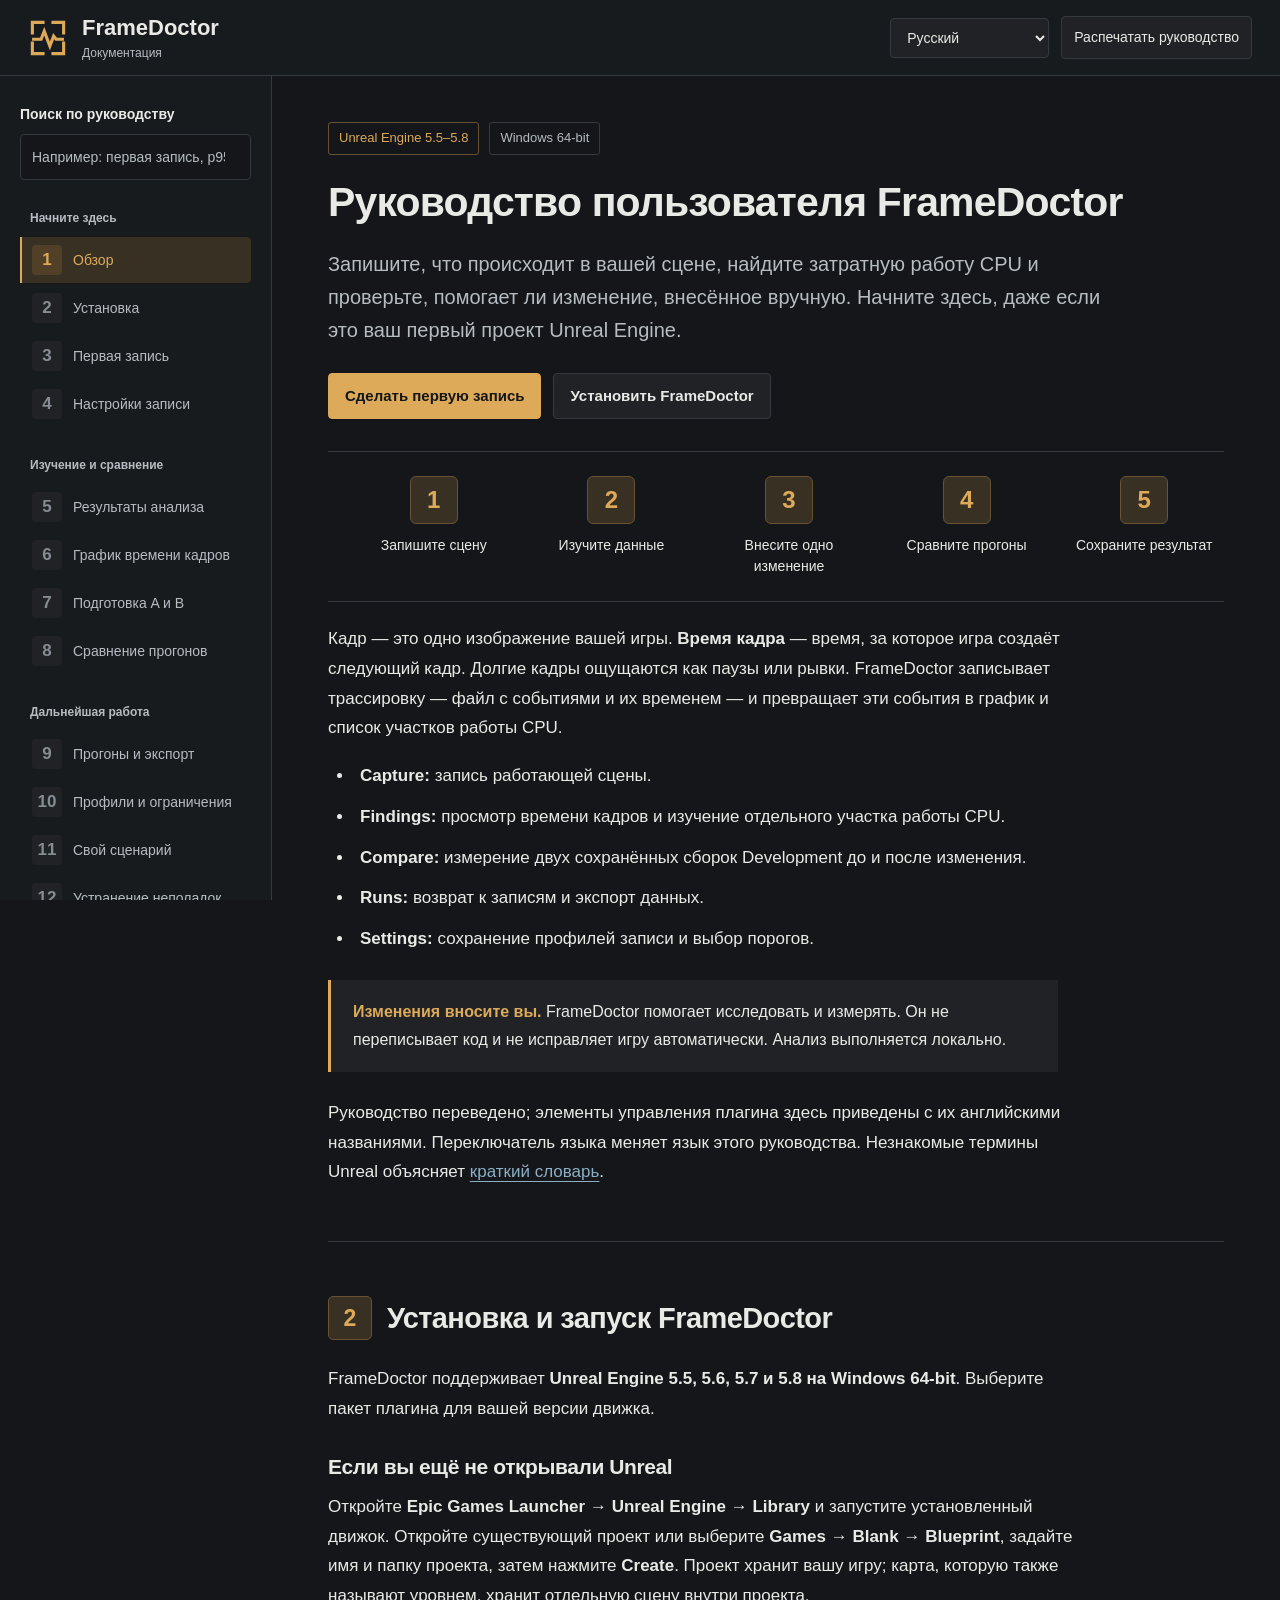
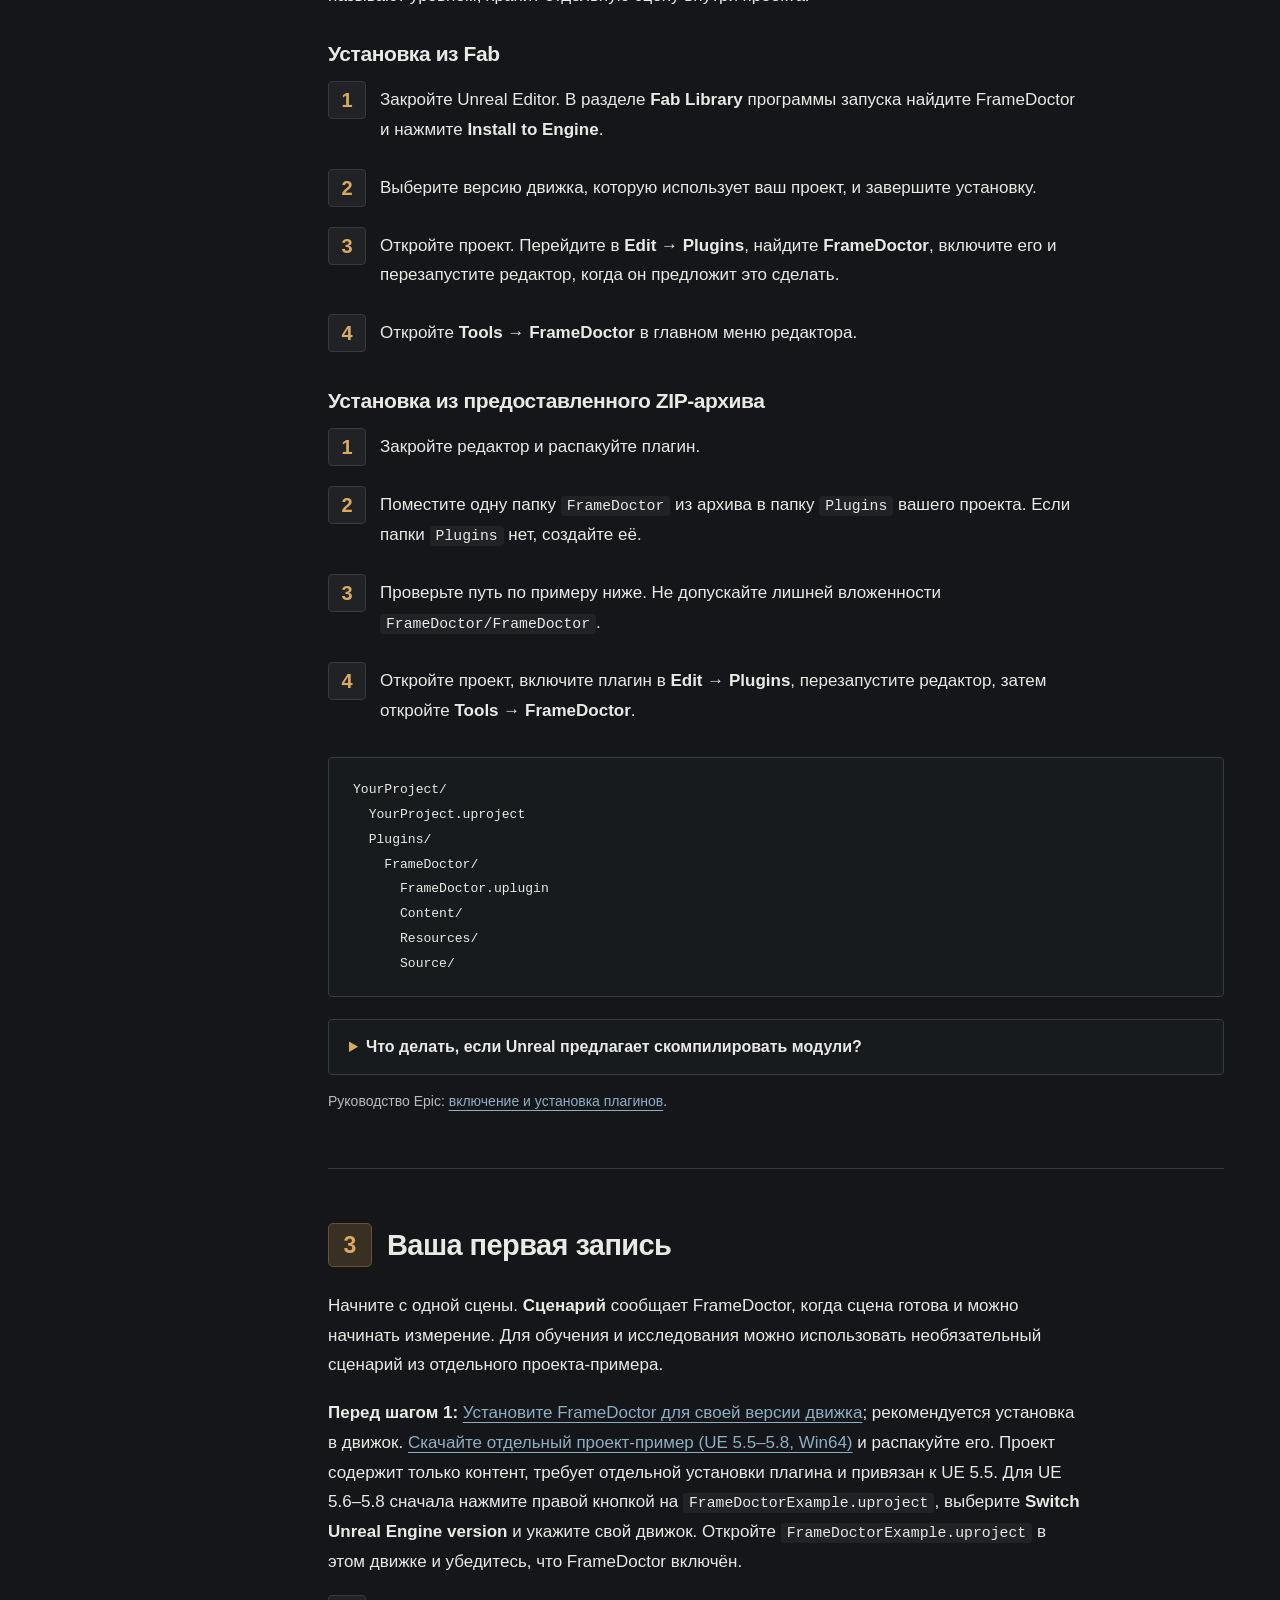
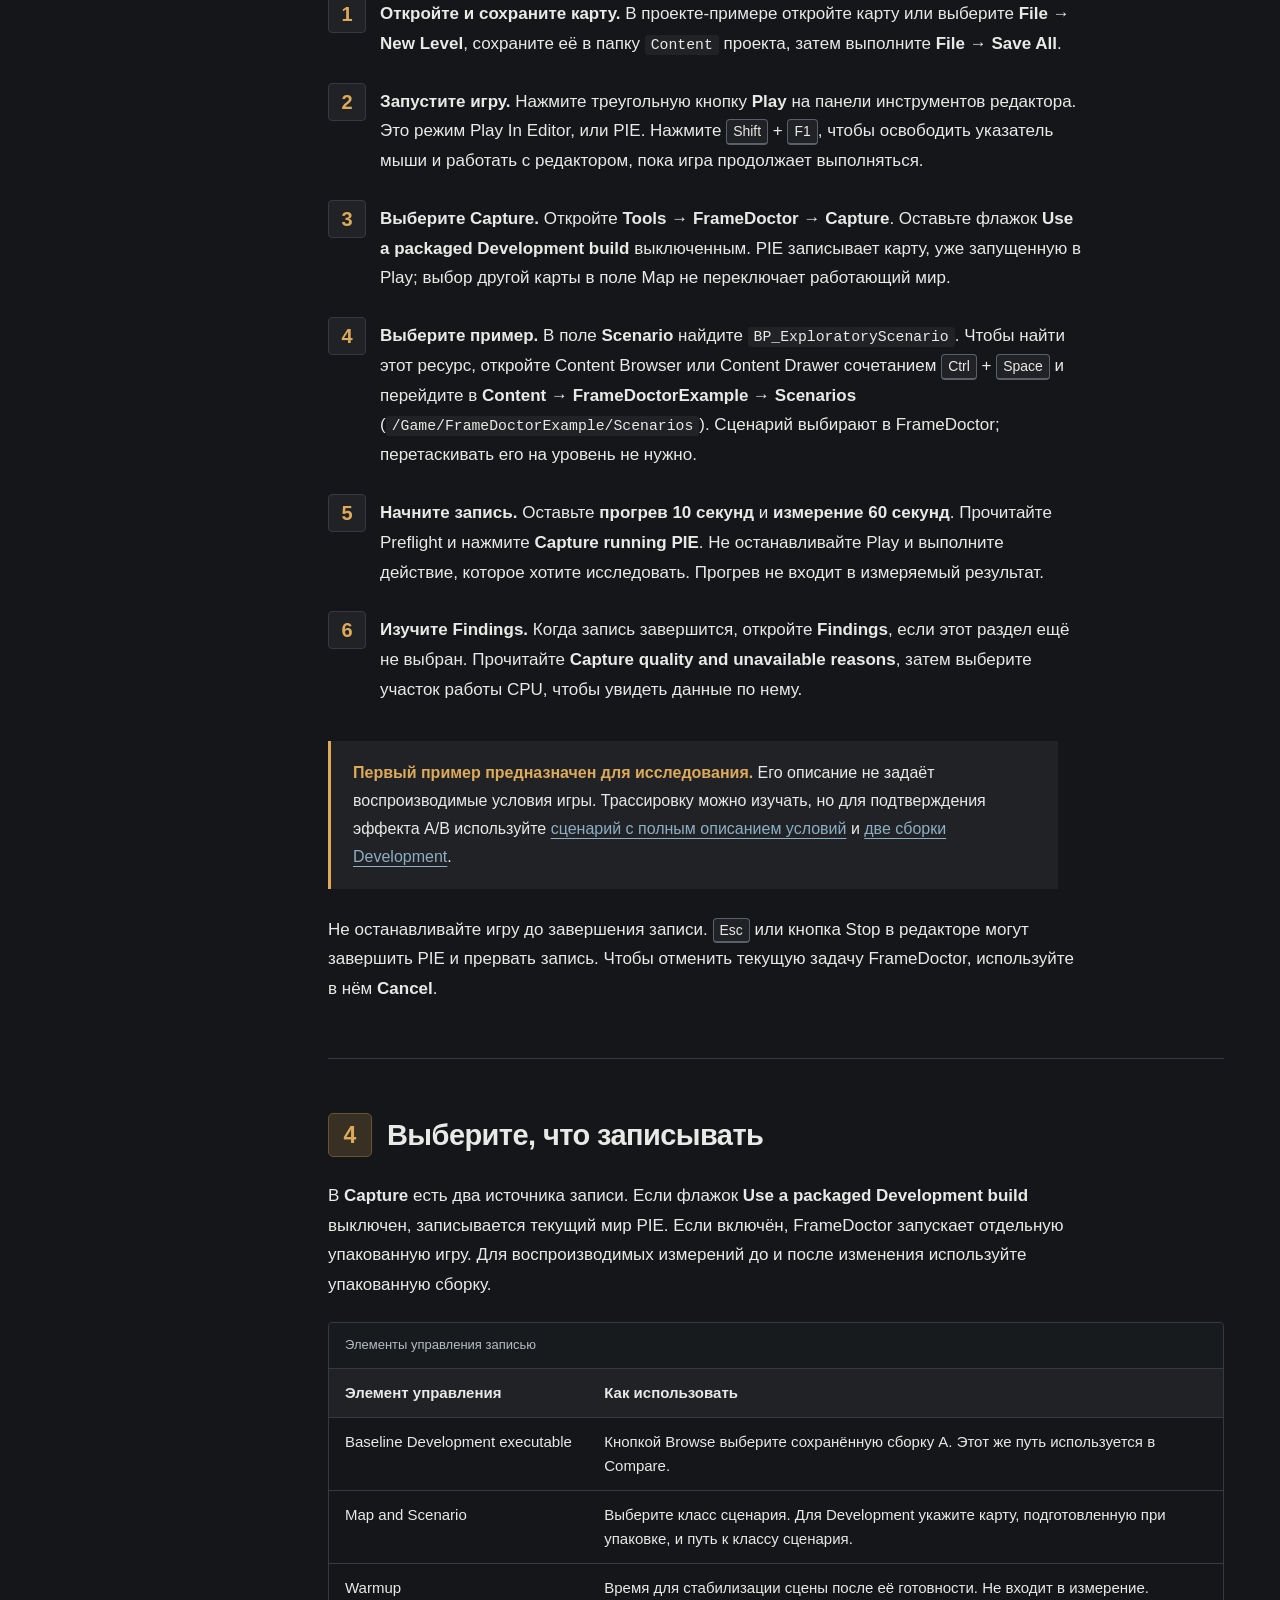
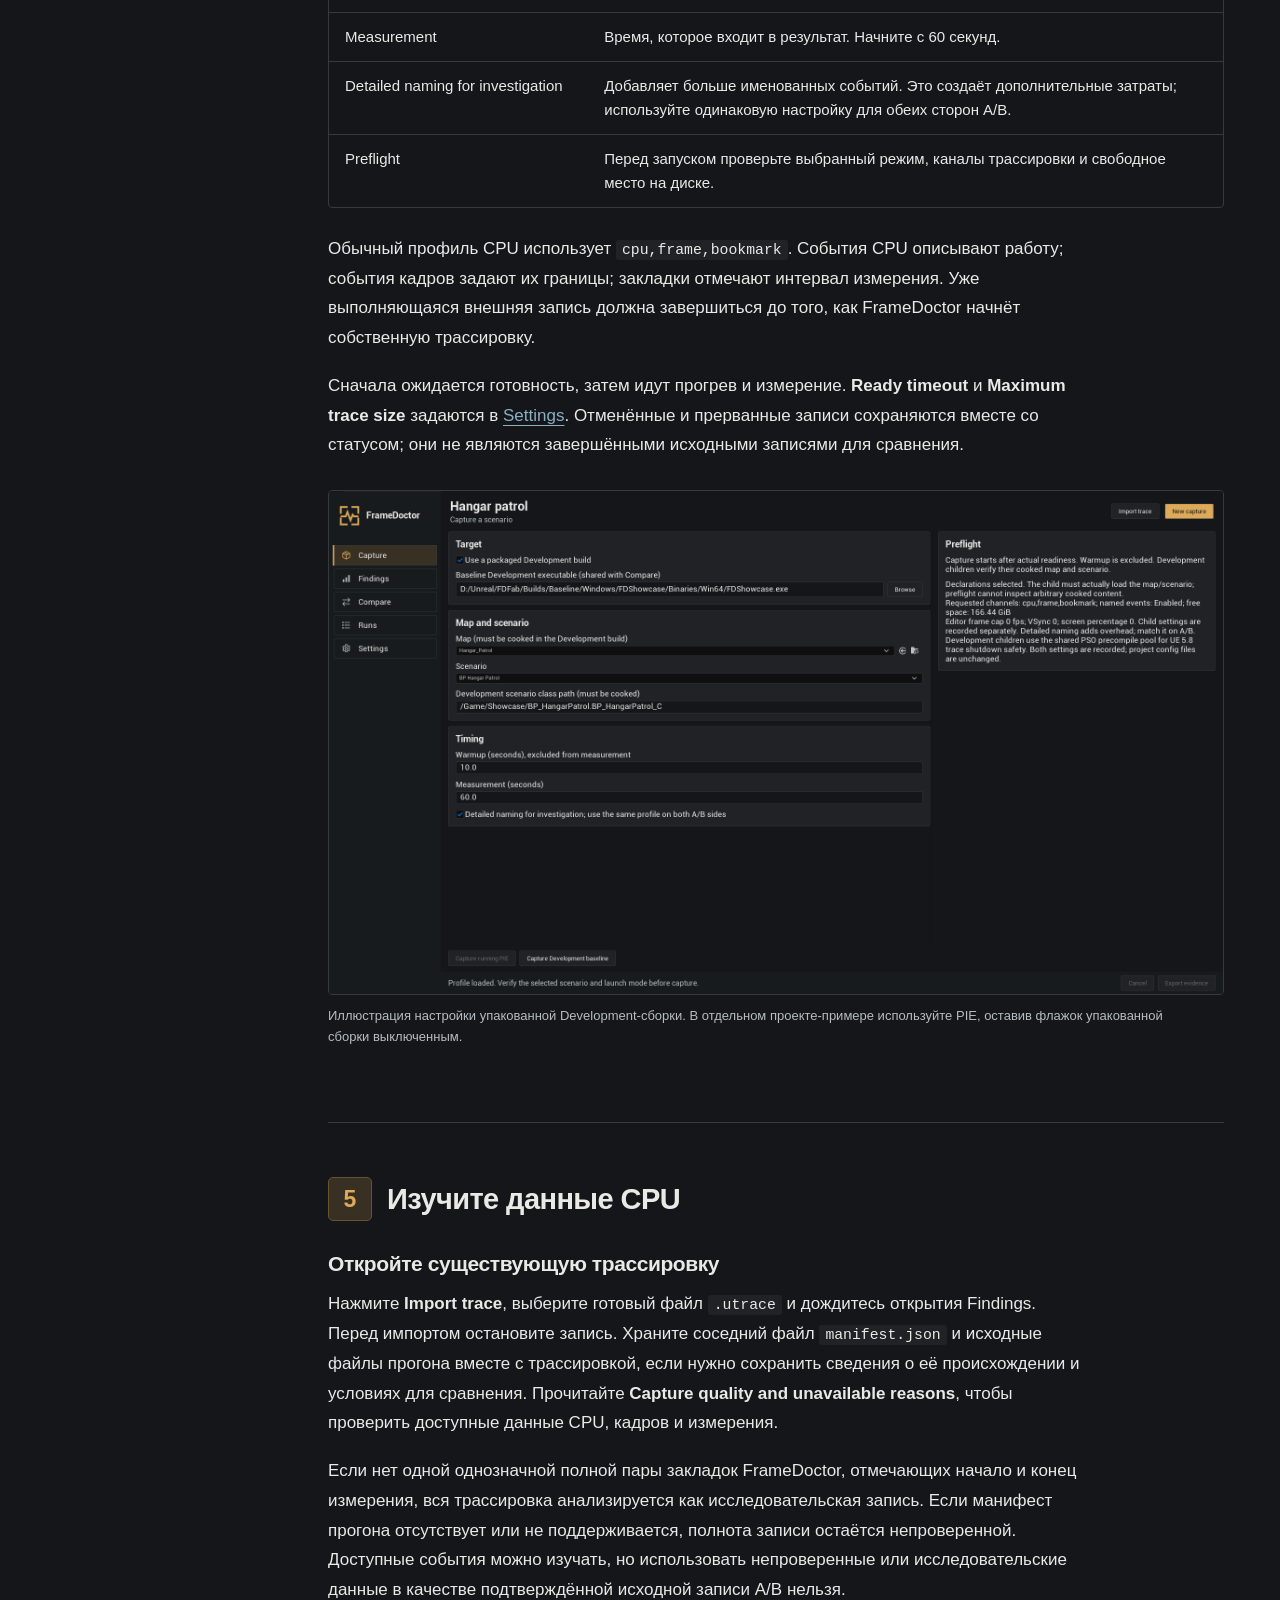
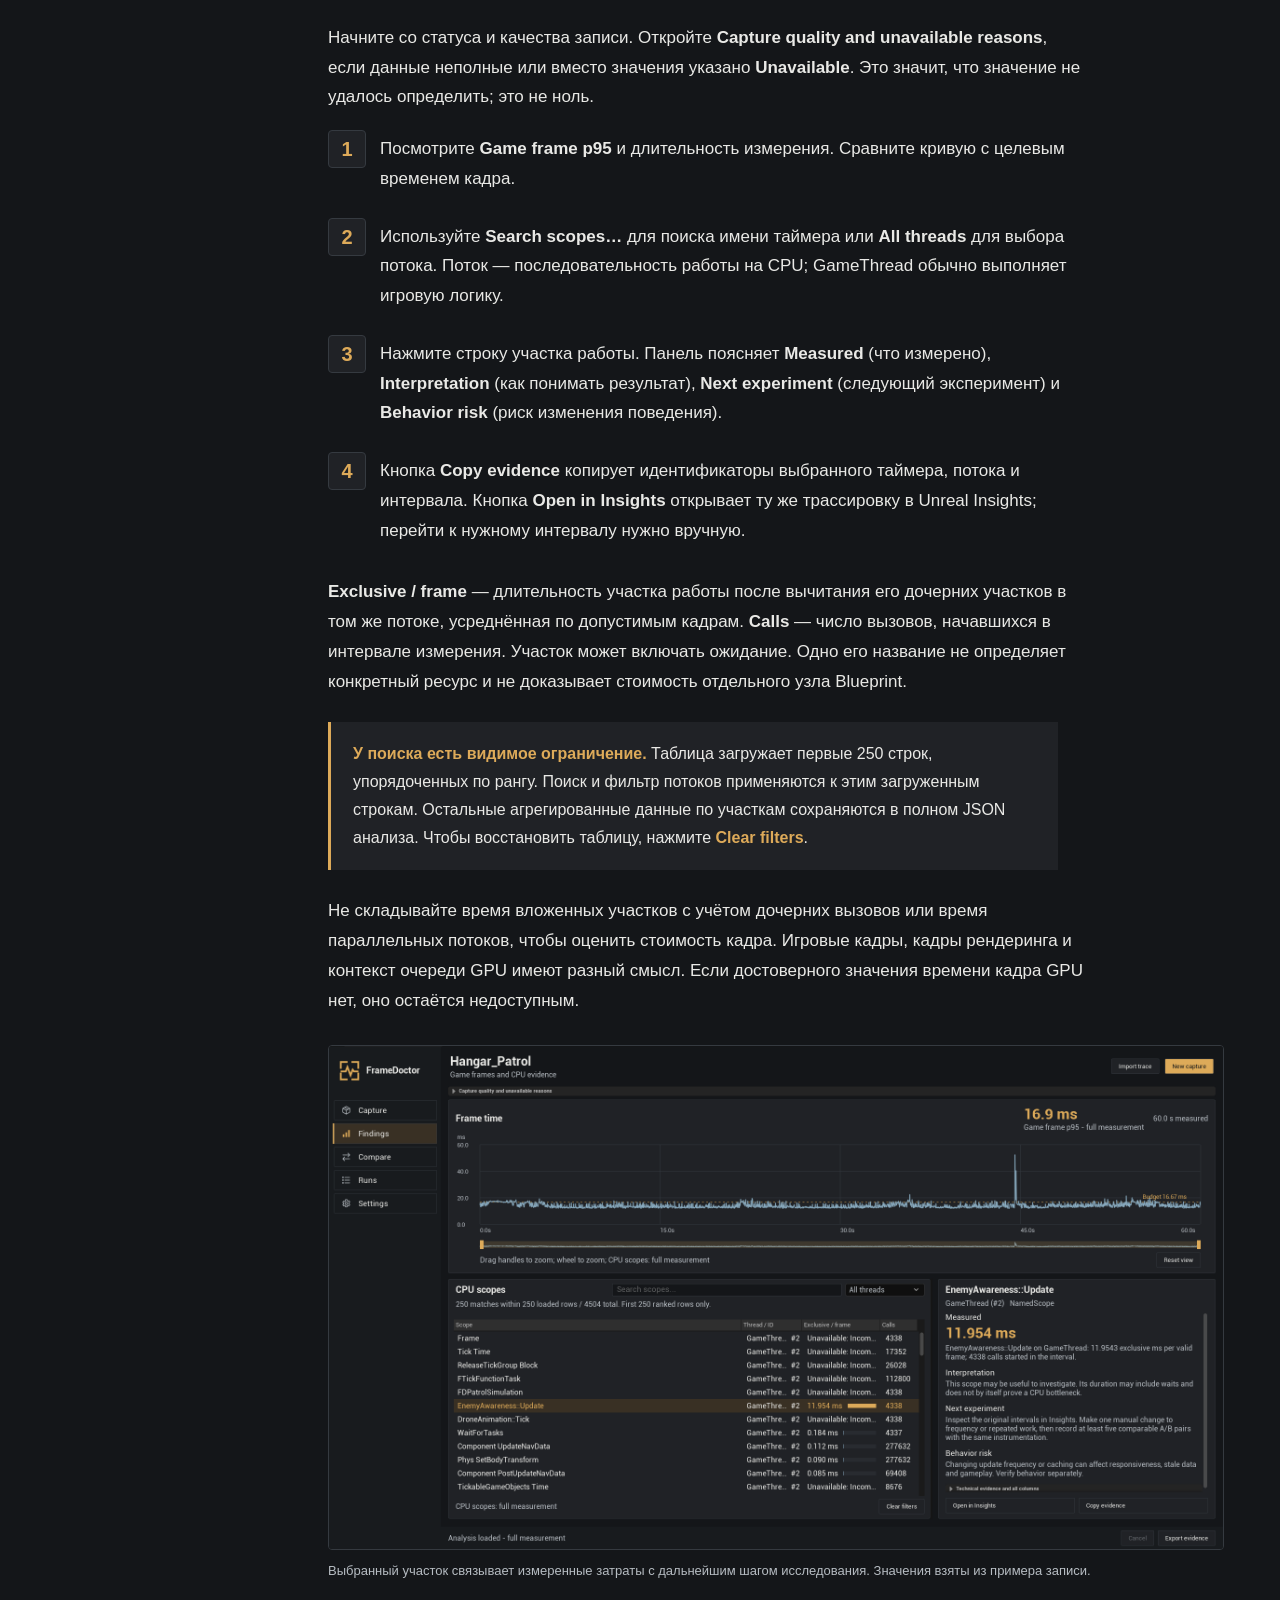
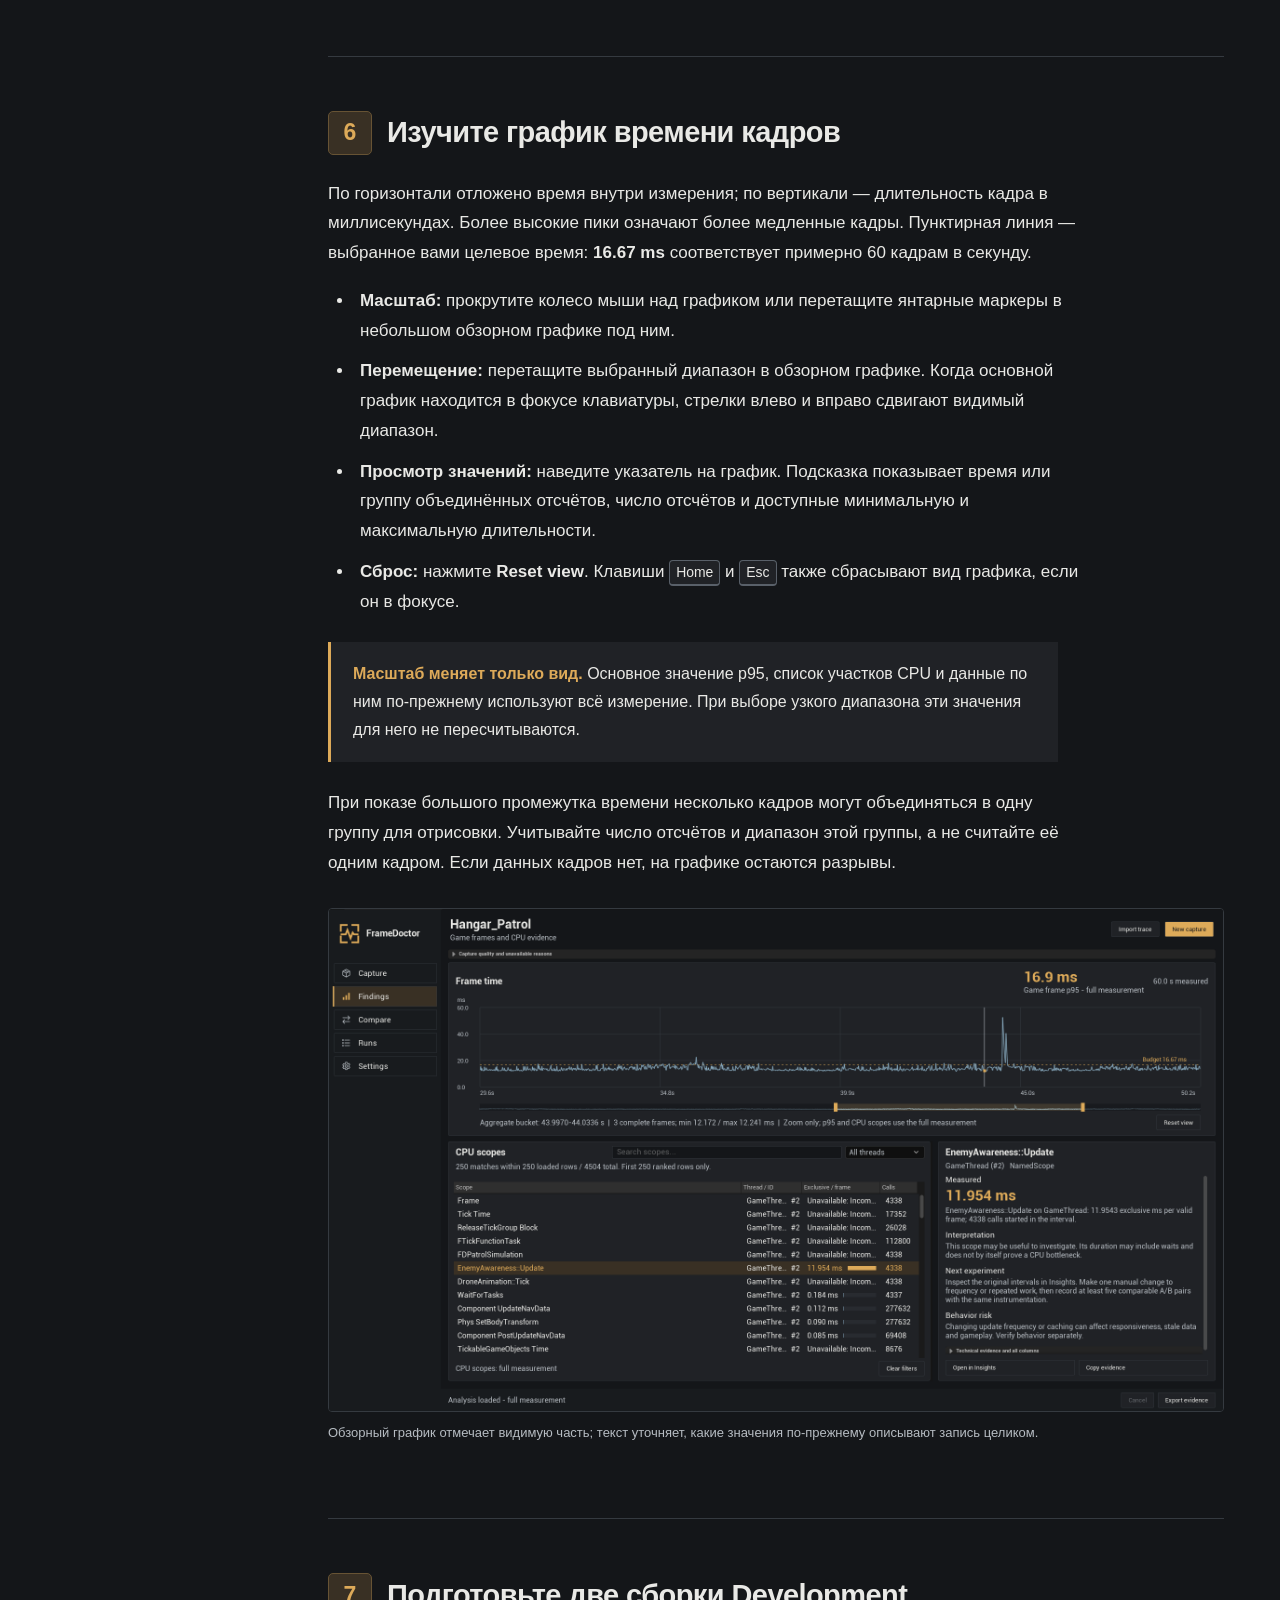
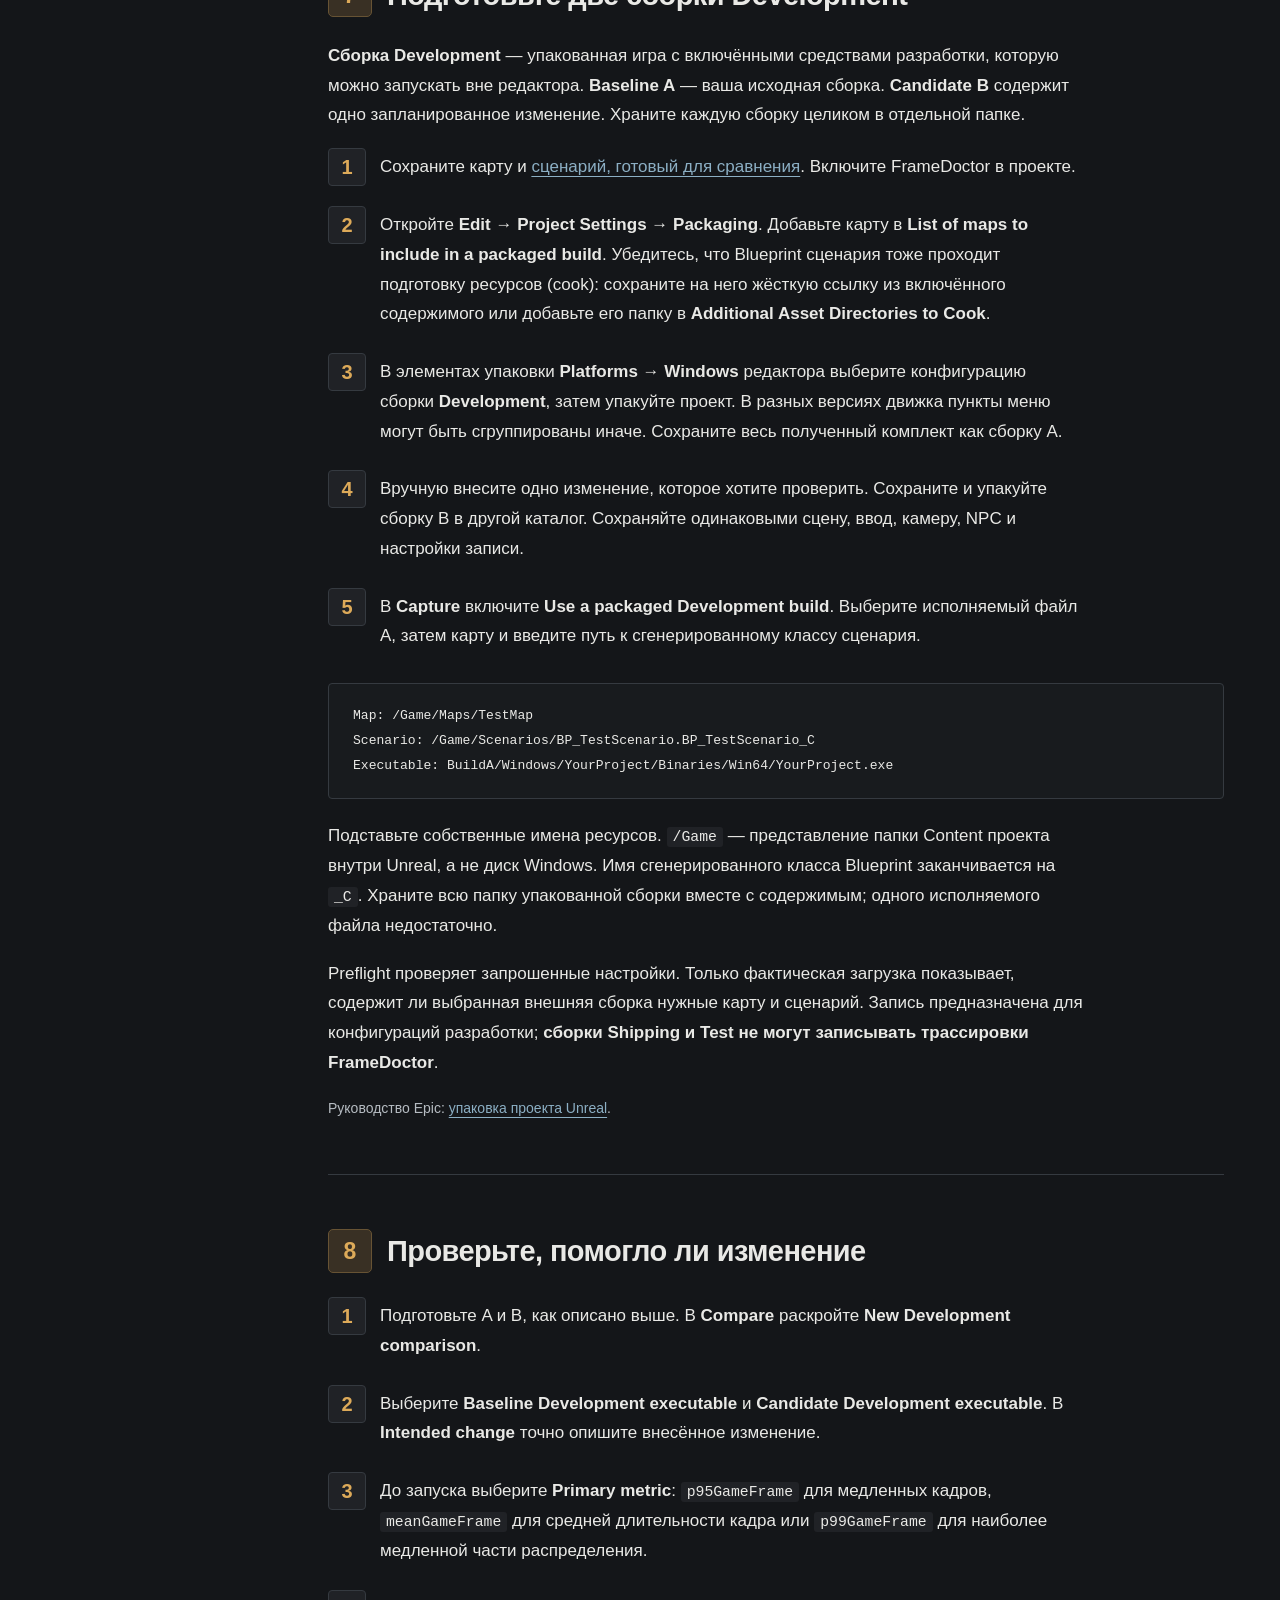
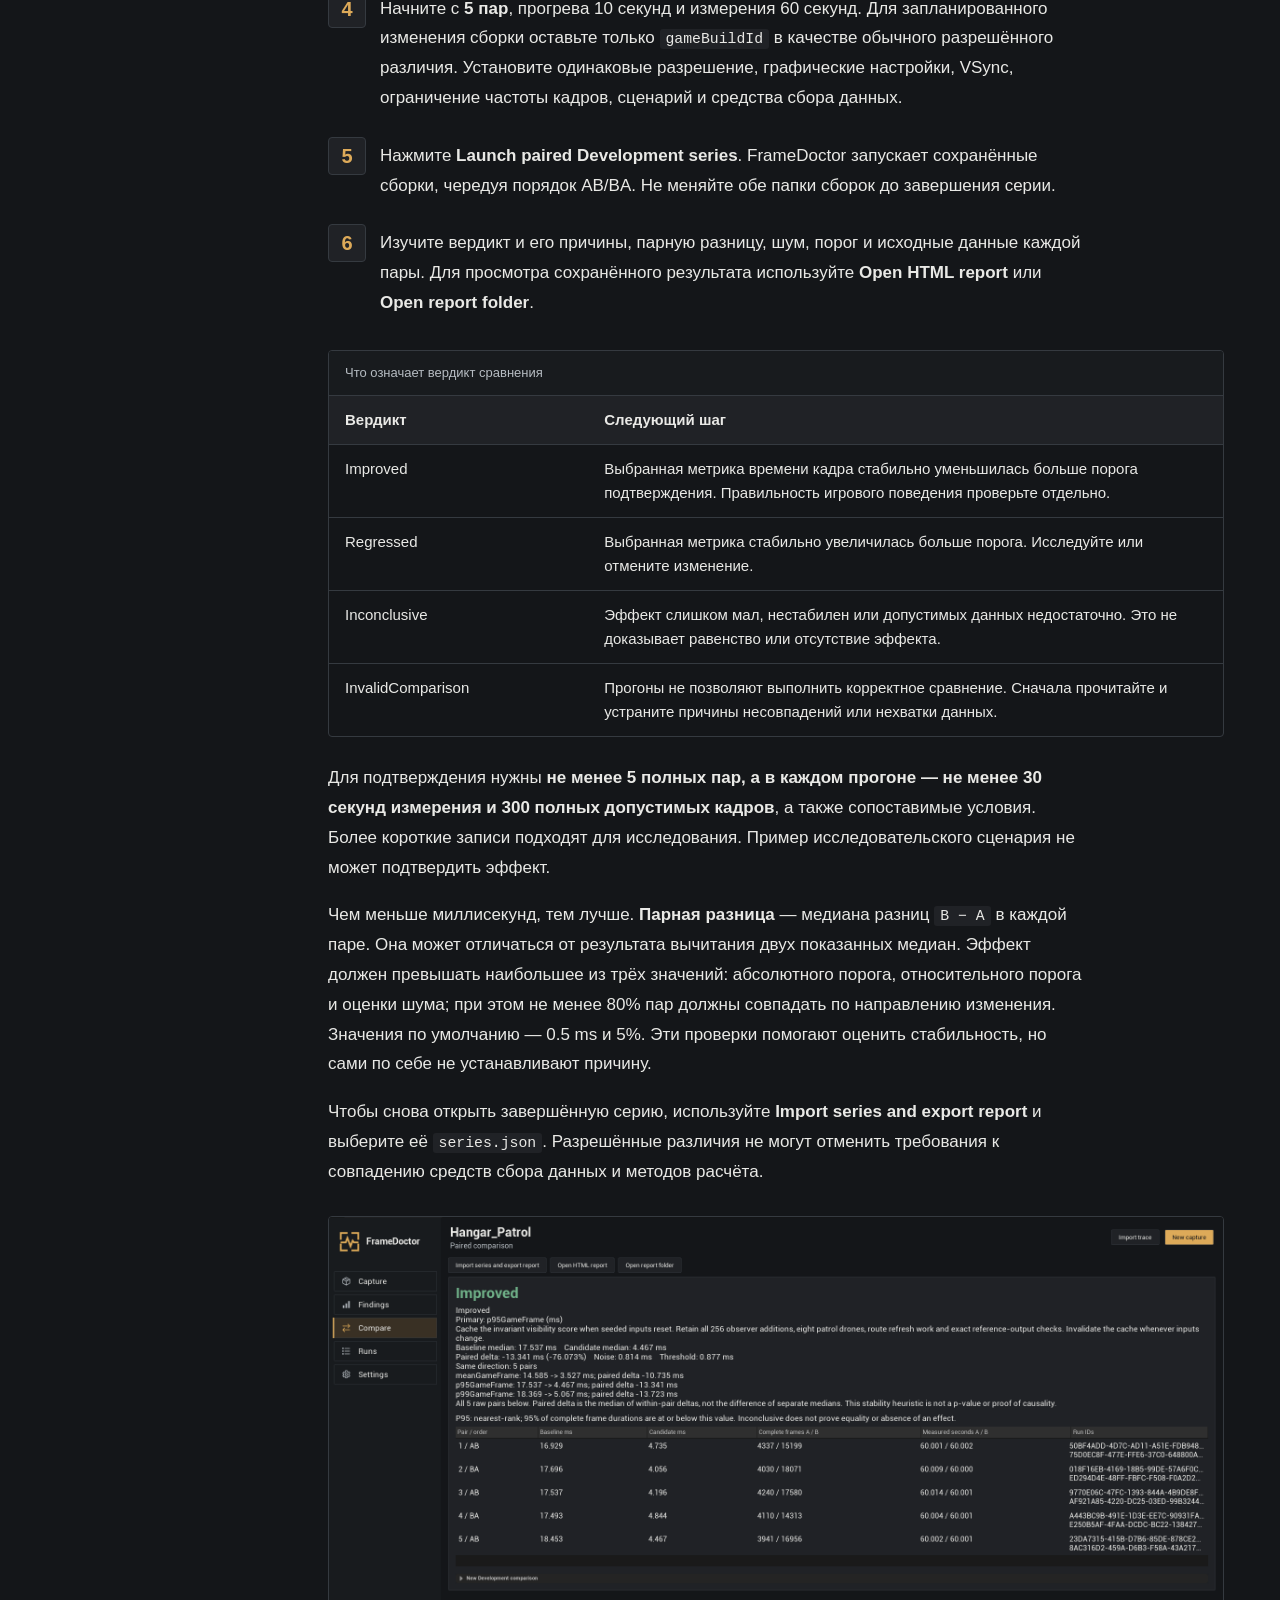
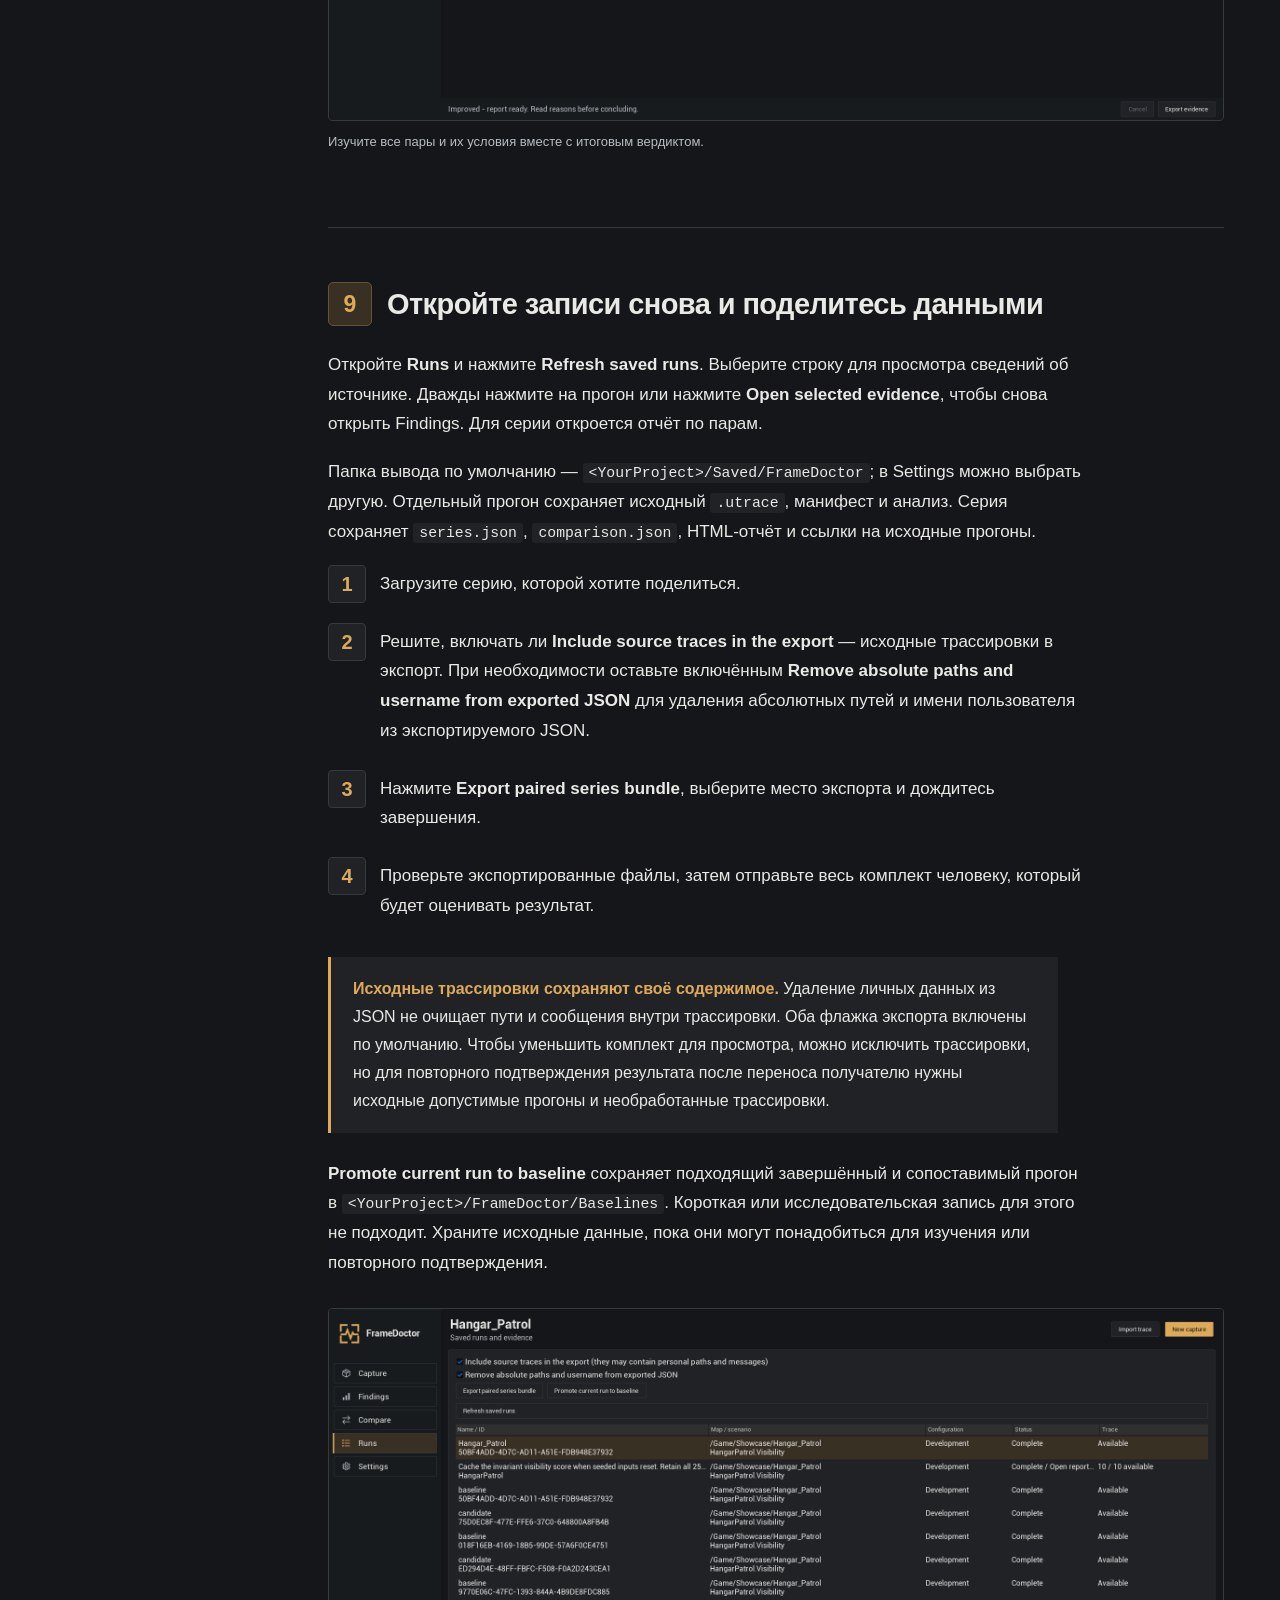
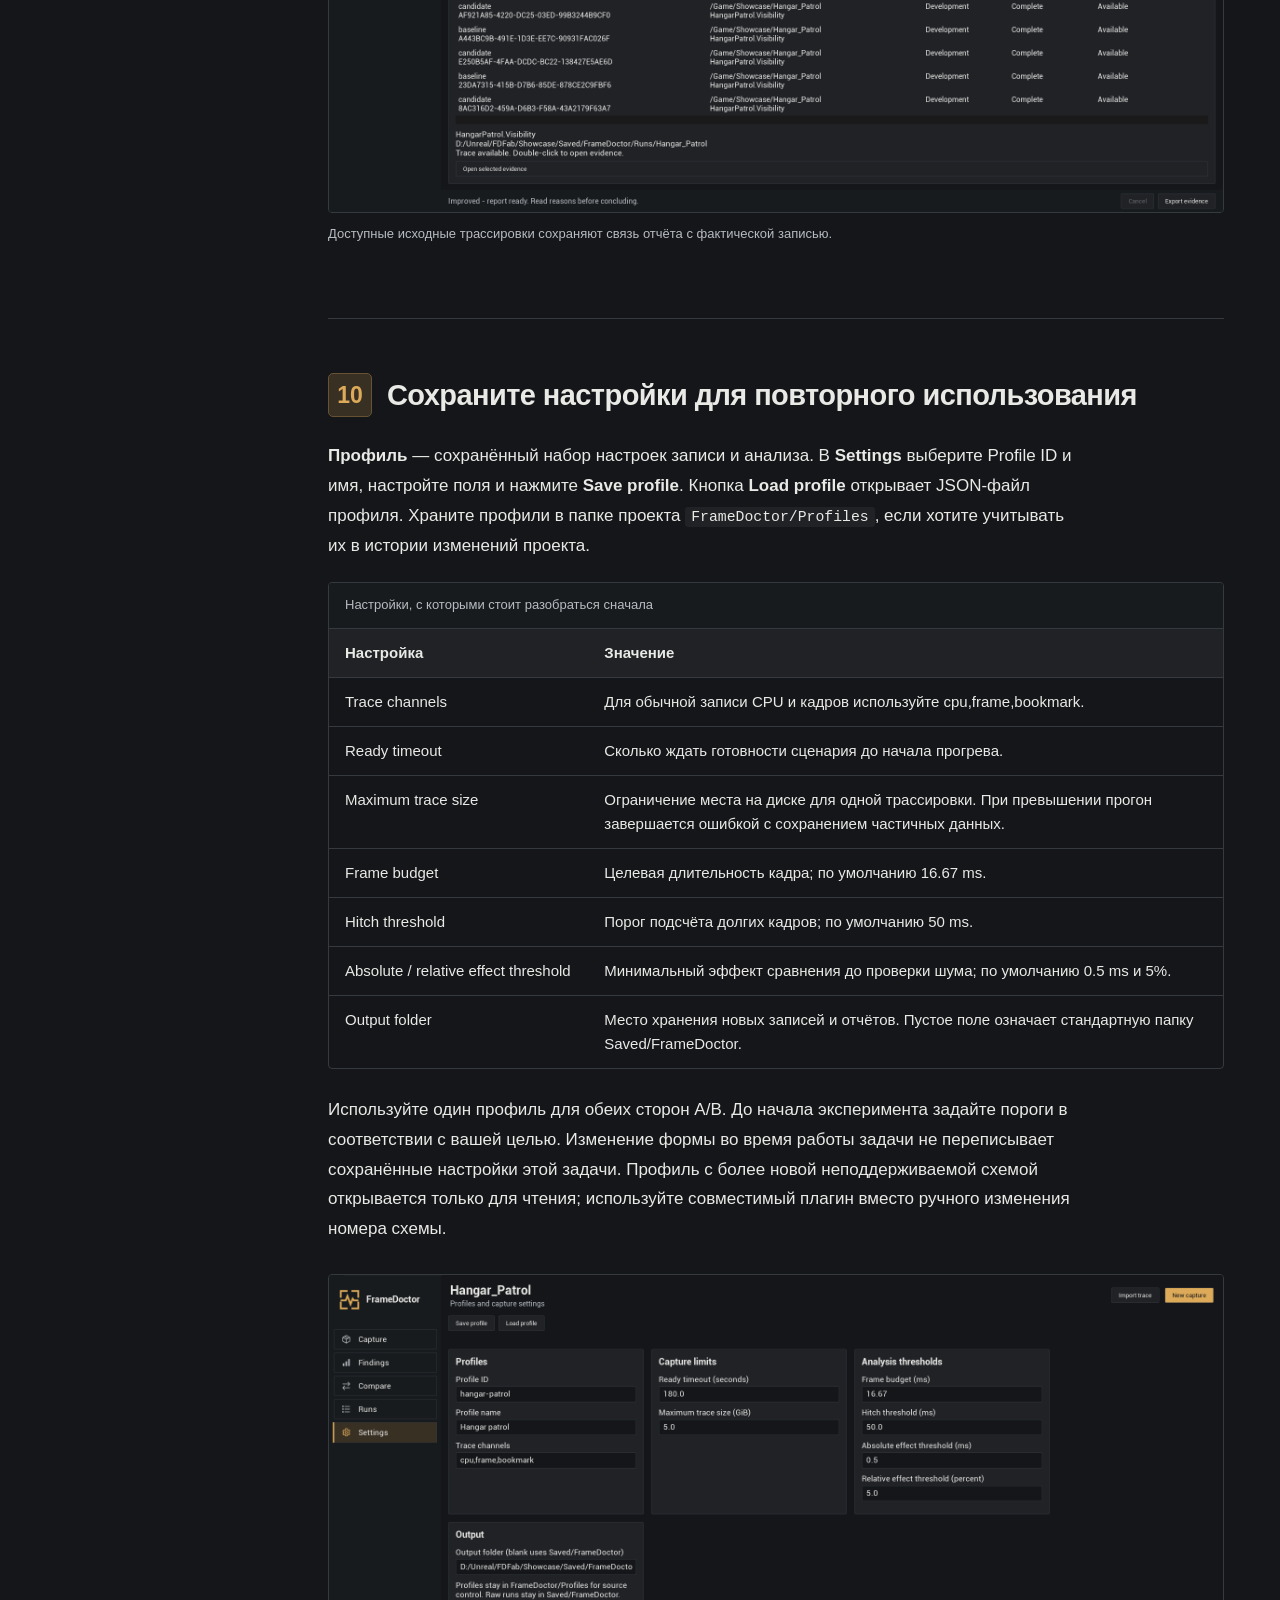
<file: ru/index.html>
<!doctype html>
<html lang="ru">
<head>
<meta charset="utf-8">
<meta name="viewport" content="width=device-width, initial-scale=1">
<meta name="color-scheme" content="dark">
<meta name="site-root" content="../">
<meta name="description" content="Установите FrameDoctor, запишите первую трассировку CPU в Unreal Engine, изучите время кадров, сравните результат ручного изменения и поделитесь данными.">
<meta name="theme-color" content="#141619">
<title>Документация FrameDoctor | Unreal Engine 5.5–5.8</title>
<link rel="canonical" href="https://nexusforgeue.github.io/FrameDoctor-docs/ru/">
<link rel="alternate" hreflang="en" href="https://nexusforgeue.github.io/FrameDoctor-docs/">
<link rel="alternate" hreflang="ru" href="https://nexusforgeue.github.io/FrameDoctor-docs/ru/">
<link rel="alternate" hreflang="de" href="https://nexusforgeue.github.io/FrameDoctor-docs/de/">
<link rel="alternate" hreflang="es" href="https://nexusforgeue.github.io/FrameDoctor-docs/es/">
<link rel="alternate" hreflang="fr" href="https://nexusforgeue.github.io/FrameDoctor-docs/fr/">
<link rel="alternate" hreflang="ja" href="https://nexusforgeue.github.io/FrameDoctor-docs/ja/">
<link rel="alternate" hreflang="ko" href="https://nexusforgeue.github.io/FrameDoctor-docs/ko/">
<link rel="alternate" hreflang="pt-BR" href="https://nexusforgeue.github.io/FrameDoctor-docs/pt-BR/">
<link rel="alternate" hreflang="zh-Hans" href="https://nexusforgeue.github.io/FrameDoctor-docs/zh-Hans/">
<link rel="alternate" hreflang="x-default" href="https://nexusforgeue.github.io/FrameDoctor-docs/">
<link rel="icon" type="image/svg+xml" href="../assets/framedoctor.svg">
<link rel="stylesheet" href="../assets/style.css">
<script src="../assets/app.js" defer></script>
</head>
<body data-search-empty="Подходящих глав нет. Попробуйте более короткий запрос." data-search-results="Подходящих глав: {count}">
<a class="skip-link" href="#main">Перейти к руководству</a>
<header class="site-header"><a class="brand" href="#overview"><img src="../assets/framedoctor.svg" width="40" height="40" alt=""><span>FrameDoctor<small>Документация</small></span></a><div class="header-actions"><label class="language-picker"><span class="visually-hidden">Язык руководства</span><select id="doc-locale" aria-label="Язык руководства"><option value="en" lang="en">English</option><option value="ru" lang="ru" selected>Русский</option><option value="de" lang="de">Deutsch</option><option value="es" lang="es">Español</option><option value="fr" lang="fr">Français</option><option value="ja" lang="ja">日本語</option><option value="ko" lang="ko">한국어</option><option value="pt-BR" lang="pt-BR">Português (Brasil)</option><option value="zh-Hans" lang="zh-Hans">简体中文</option></select></label><button type="button" class="print-button" id="print-guide">Распечатать руководство</button><button type="button" class="menu-button" id="menu-toggle" aria-label="Главы" aria-controls="sidebar" aria-expanded="false"><span class="menu-caption">Главы</span><svg class="menu-icon" aria-hidden="true" width="18" height="18" viewBox="0 0 18 18"><path d="M2 4h14M2 9h14M2 14h14" fill="none" stroke="currentColor" stroke-width="1.5"/></svg></button></div></header>
<div class="veil" id="menu-veil" aria-hidden="true"></div>
<div class="layout"><aside class="sidebar" id="sidebar"><div class="search-box"><label for="doc-search">Поиск по руководству</label><input id="doc-search" type="search" placeholder="Например: первая запись, p95 или Blueprint" autocomplete="off" aria-controls="search-results"><div class="search-results" id="search-results" hidden></div><p class="visually-hidden" id="search-status" role="status" aria-live="polite"></p></div><nav aria-label="Главы руководства"><p class="nav-heading">Начните здесь</p><a href="#overview" aria-current="location"><span class="nav-number" aria-hidden="true">1</span><span>Обзор</span></a>
<a href="#installation"><span class="nav-number" aria-hidden="true">2</span><span>Установка</span></a>
<a href="#first-capture"><span class="nav-number" aria-hidden="true">3</span><span>Первая запись</span></a>
<a href="#capture"><span class="nav-number" aria-hidden="true">4</span><span>Настройки записи</span></a>
<p class="nav-heading">Изучение и сравнение</p><a href="#findings"><span class="nav-number" aria-hidden="true">5</span><span>Результаты анализа</span></a>
<a href="#frame-chart"><span class="nav-number" aria-hidden="true">6</span><span>График времени кадров</span></a>
<a href="#development"><span class="nav-number" aria-hidden="true">7</span><span>Подготовка A и B</span></a>
<a href="#compare"><span class="nav-number" aria-hidden="true">8</span><span>Сравнение прогонов</span></a>
<p class="nav-heading">Дальнейшая работа</p><a href="#runs"><span class="nav-number" aria-hidden="true">9</span><span>Прогоны и экспорт</span></a>
<a href="#profiles"><span class="nav-number" aria-hidden="true">10</span><span>Профили и ограничения</span></a>
<a href="#scenarios"><span class="nav-number" aria-hidden="true">11</span><span>Свой сценарий</span></a>
<a href="#troubleshooting"><span class="nav-number" aria-hidden="true">12</span><span>Устранение неполадок</span></a>
<a href="#glossary"><span class="nav-number" aria-hidden="true">13</span><span>Словарь</span></a>
<a href="#support"><span class="nav-number" aria-hidden="true">14</span><span>Версия и поддержка</span></a></nav><div class="sidebar-footer"><span>FrameDoctor 1.0.0</span><span>Unreal Engine 5.5–5.8</span><span>Windows 64-bit</span></div></aside>
<main class="guide" id="main" tabindex="-1"><section class="doc-section overview" id="overview" data-title="Что делает FrameDoctor" tabindex="-1"><div class="compatibility"><span>Unreal Engine 5.5–5.8</span><span>Windows 64-bit</span></div><h1>Руководство пользователя FrameDoctor</h1><p class="lead">Запишите, что происходит в вашей сцене, найдите затратную работу CPU и проверьте, помогает ли изменение, внесённое вручную. Начните здесь, даже если это ваш первый проект Unreal Engine.</p><div class="intro-actions"><a class="primary" href="#first-capture">Сделать первую запись</a><a class="secondary" href="#installation">Установить FrameDoctor</a></div><ol class="workflow" aria-label="Руководство пользователя FrameDoctor"><li>Запишите сцену</li><li>Изучите данные</li><li>Внесите одно изменение</li><li>Сравните прогоны</li><li>Сохраните результат</li></ol>

      <p>Кадр — это одно изображение вашей игры. <strong>Время кадра</strong> — время, за которое игра создаёт следующий кадр. Долгие кадры ощущаются как паузы или рывки. FrameDoctor записывает трассировку — файл с событиями и их временем — и превращает эти события в график и список участков работы CPU.</p>
      <ul><li><strong>Capture:</strong> запись работающей сцены.</li><li><strong>Findings:</strong> просмотр времени кадров и изучение отдельного участка работы CPU.</li><li><strong>Compare:</strong> измерение двух сохранённых сборок Development до и после изменения.</li><li><strong>Runs:</strong> возврат к записям и экспорт данных.</li><li><strong>Settings:</strong> сохранение профилей записи и выбор порогов.</li></ul>
      <div class="callout"><strong>Изменения вносите вы.</strong> FrameDoctor помогает исследовать и измерять. Он не переписывает код и не исправляет игру автоматически. Анализ выполняется локально.</div>
      <p>Руководство переведено; элементы управления плагина здесь приведены с их английскими названиями. Переключатель языка меняет язык этого руководства. Незнакомые термины Unreal объясняет <a href="#glossary">краткий словарь</a>.</p>
</section>
<section class="doc-section" id="installation" data-title="Установка и запуск FrameDoctor" tabindex="-1"><div class="section-heading"><span class="chapter-number" aria-hidden="true">2</span><h2>Установка и запуск FrameDoctor</h2></div>

      <p>FrameDoctor поддерживает <strong>Unreal Engine 5.5, 5.6, 5.7 и 5.8 на Windows 64-bit</strong>. Выберите пакет плагина для вашей версии движка.</p>
      <h3>Если вы ещё не открывали Unreal</h3><p>Откройте <strong>Epic Games Launcher → Unreal Engine → Library</strong> и запустите установленный движок. Откройте существующий проект или выберите <strong>Games → Blank → Blueprint</strong>, задайте имя и папку проекта, затем нажмите <strong>Create</strong>. Проект хранит вашу игру; карта, которую также называют уровнем, хранит отдельную сцену внутри проекта.</p>
      <h3>Установка из Fab</h3><ol role="list"><li>Закройте Unreal Editor. В разделе <strong>Fab Library</strong> программы запуска найдите FrameDoctor и нажмите <strong>Install to Engine</strong>.</li><li>Выберите версию движка, которую использует ваш проект, и завершите установку.</li><li>Откройте проект. Перейдите в <strong>Edit → Plugins</strong>, найдите <strong>FrameDoctor</strong>, включите его и перезапустите редактор, когда он предложит это сделать.</li><li>Откройте <strong>Tools → FrameDoctor</strong> в главном меню редактора.</li></ol>
      <h3>Установка из предоставленного ZIP-архива</h3><ol role="list"><li>Закройте редактор и распакуйте плагин.</li><li>Поместите одну папку <code>FrameDoctor</code> из архива в папку <code>Plugins</code> вашего проекта. Если папки <code>Plugins</code> нет, создайте её.</li><li>Проверьте путь по примеру ниже. Не допускайте лишней вложенности <code>FrameDoctor/FrameDoctor</code>.</li><li>Откройте проект, включите плагин в <strong>Edit → Plugins</strong>, перезапустите редактор, затем откройте <strong>Tools → FrameDoctor</strong>.</li></ol>
      <pre><code>YourProject/
  YourProject.uproject
  Plugins/
    FrameDoctor/
      FrameDoctor.uplugin
      Content/
      Resources/
      Source/</code></pre>
      <details><summary>Что делать, если Unreal предлагает скомпилировать модули?</summary><p>Скомпилированный пакет также содержит папку <code>Binaries</code>. Для пакета только с исходным кодом нужен подходящий набор инструментов компиляции C++, даже если ваша игра использует Blueprints. Установите Visual Studio 2022 с компонентами <strong>Game development with C++</strong> и Windows SDK, необходимым вашей версии движка. Если в проекте используются только Blueprints, выберите <strong>Tools → New C++ Class</strong>, чтобы добавить минимальный класс и создать цель сборки C++ для проекта. Закройте Unreal и соберите цель проекта <strong>Development Editor / Win64</strong> в Visual Studio. Затем снова откройте проект. Если компиляция не удалась, прочитайте первую ошибку сборки и убедитесь, что версии движка и пакета совпадают.</p></details>
      <p class="reference">Руководство Epic: <a href="https://dev.epicgames.com/documentation/en-us/unreal-engine/working-with-plugins-in-unreal-engine">включение и установка плагинов</a>.</p>
</section>
<section class="doc-section" id="first-capture" data-title="Ваша первая запись" tabindex="-1"><div class="section-heading"><span class="chapter-number" aria-hidden="true">3</span><h2>Ваша первая запись</h2></div>

      <p>Начните с одной сцены. <strong>Сценарий</strong> сообщает FrameDoctor, когда сцена готова и можно начинать измерение. Для обучения и исследования можно использовать необязательный сценарий из отдельного проекта-примера.</p>
      <p><strong>Перед шагом 1:</strong> <a href="#installation">Установите FrameDoctor для своей версии движка</a>; рекомендуется установка в движок. <a href="https://nexusforgeue.github.io/FrameDoctor-docs/assets/downloads/FrameDoctorExample-UE5.5-5.8.zip">Скачайте отдельный проект-пример (UE 5.5–5.8, Win64)</a> и распакуйте его. Проект содержит только контент, требует отдельной установки плагина и привязан к UE 5.5. Для UE 5.6–5.8 сначала нажмите правой кнопкой на <code>FrameDoctorExample.uproject</code>, выберите <strong>Switch Unreal Engine version</strong> и укажите свой движок. Откройте <code>FrameDoctorExample.uproject</code> в этом движке и убедитесь, что FrameDoctor включён.</p>
      <ol role="list"><li><strong>Откройте и сохраните карту.</strong> В проекте-примере откройте карту или выберите <strong>File → New Level</strong>, сохраните её в папку <code>Content</code> проекта, затем выполните <strong>File → Save All</strong>.</li><li><strong>Запустите игру.</strong> Нажмите треугольную кнопку <strong>Play</strong> на панели инструментов редактора. Это режим Play In Editor, или PIE. Нажмите <kbd>Shift</kbd> + <kbd>F1</kbd>, чтобы освободить указатель мыши и работать с редактором, пока игра продолжает выполняться.</li><li><strong>Выберите Capture.</strong> Откройте <strong>Tools → FrameDoctor → Capture</strong>. Оставьте флажок <strong>Use a packaged Development build</strong> выключенным. PIE записывает карту, уже запущенную в Play; выбор другой карты в поле Map не переключает работающий мир.</li><li><strong>Выберите пример.</strong> В поле <strong>Scenario</strong> найдите <code>BP_ExploratoryScenario</code>. Чтобы найти этот ресурс, откройте Content Browser или Content Drawer сочетанием <kbd>Ctrl</kbd> + <kbd>Space</kbd> и перейдите в <strong>Content → FrameDoctorExample → Scenarios</strong> (<code>/Game/FrameDoctorExample/Scenarios</code>). Сценарий выбирают в FrameDoctor; перетаскивать его на уровень не нужно.</li><li><strong>Начните запись.</strong> Оставьте <strong>прогрев 10 секунд</strong> и <strong>измерение 60 секунд</strong>. Прочитайте Preflight и нажмите <strong>Capture running PIE</strong>. Не останавливайте Play и выполните действие, которое хотите исследовать. Прогрев не входит в измеряемый результат.</li><li><strong>Изучите Findings.</strong> Когда запись завершится, откройте <strong>Findings</strong>, если этот раздел ещё не выбран. Прочитайте <strong>Capture quality and unavailable reasons</strong>, затем выберите участок работы CPU, чтобы увидеть данные по нему.</li></ol>
      <div class="callout"><strong>Первый пример предназначен для исследования.</strong> Его описание не задаёт воспроизводимые условия игры. Трассировку можно изучать, но для подтверждения эффекта A/B используйте <a href="#scenarios">сценарий с полным описанием условий</a> и <a href="#development">две сборки Development</a>.</div>
      <p>Не останавливайте игру до завершения записи. <kbd>Esc</kbd> или кнопка Stop в редакторе могут завершить PIE и прервать запись. Чтобы отменить текущую задачу FrameDoctor, используйте в нём <strong>Cancel</strong>.</p>
</section>
<section class="doc-section" id="capture" data-title="Выберите, что записывать" tabindex="-1"><div class="section-heading"><span class="chapter-number" aria-hidden="true">4</span><h2>Выберите, что записывать</h2></div>

      <p>В <strong>Capture</strong> есть два источника записи. Если флажок <strong>Use a packaged Development build</strong> выключен, записывается текущий мир PIE. Если включён, FrameDoctor запускает отдельную упакованную игру. Для воспроизводимых измерений до и после изменения используйте упакованную сборку.</p>
      <div class="table-scroll"><table><caption>Элементы управления записью</caption><thead><tr><th>Элемент управления</th><th>Как использовать</th></tr></thead><tbody><tr><td>Baseline Development executable</td><td>Кнопкой Browse выберите сохранённую сборку A. Этот же путь используется в Compare.</td></tr><tr><td>Map and Scenario</td><td>Выберите класс сценария. Для Development укажите карту, подготовленную при упаковке, и путь к классу сценария.</td></tr><tr><td>Warmup</td><td>Время для стабилизации сцены после её готовности. Не входит в измерение.</td></tr><tr><td>Measurement</td><td>Время, которое входит в результат. Начните с 60 секунд.</td></tr><tr><td>Detailed naming for investigation</td><td>Добавляет больше именованных событий. Это создаёт дополнительные затраты; используйте одинаковую настройку для обеих сторон A/B.</td></tr><tr><td>Preflight</td><td>Перед запуском проверьте выбранный режим, каналы трассировки и свободное место на диске.</td></tr></tbody></table></div>
      <p>Обычный профиль CPU использует <code>cpu,frame,bookmark</code>. События CPU описывают работу; события кадров задают их границы; закладки отмечают интервал измерения. Уже выполняющаяся внешняя запись должна завершиться до того, как FrameDoctor начнёт собственную трассировку.</p>
      <p>Сначала ожидается готовность, затем идут прогрев и измерение. <strong>Ready timeout</strong> и <strong>Maximum trace size</strong> задаются в <a href="#profiles">Settings</a>. Отменённые и прерванные записи сохраняются вместе со статусом; они не являются завершёнными исходными записями для сравнения.</p>
      <figure><a href="../assets/screens/capture.png" target="_blank" rel="noopener" aria-label="Открыть изображение в полном размере: Страница Capture с целью Development, картой, сценарием, прогревом, измерением и Preflight."><img src="../assets/screens/capture.png" width="1920" height="1080" alt="Страница Capture с целью Development, картой, сценарием, прогревом, измерением и Preflight." loading="lazy"></a><figcaption>Иллюстрация настройки упакованной Development-сборки. В отдельном проекте-примере используйте PIE, оставив флажок упакованной сборки выключенным.</figcaption></figure>
</section>
<section class="doc-section" id="findings" data-title="Изучите данные CPU" tabindex="-1"><div class="section-heading"><span class="chapter-number" aria-hidden="true">5</span><h2>Изучите данные CPU</h2></div>

      <h3>Откройте существующую трассировку</h3><p>Нажмите <strong>Import trace</strong>, выберите готовый файл <code>.utrace</code> и дождитесь открытия Findings. Перед импортом остановите запись. Храните соседний файл <code>manifest.json</code> и исходные файлы прогона вместе с трассировкой, если нужно сохранить сведения о её происхождении и условиях для сравнения. Прочитайте <strong>Capture quality and unavailable reasons</strong>, чтобы проверить доступные данные CPU, кадров и измерения.</p>
      <p>Если нет одной однозначной полной пары закладок FrameDoctor, отмечающих начало и конец измерения, вся трассировка анализируется как исследовательская запись. Если манифест прогона отсутствует или не поддерживается, полнота записи остаётся непроверенной. Доступные события можно изучать, но использовать непроверенные или исследовательские данные в качестве подтверждённой исходной записи A/B нельзя.</p>
      <p>Начните со статуса и качества записи. Откройте <strong>Capture quality and unavailable reasons</strong>, если данные неполные или вместо значения указано <strong>Unavailable</strong>. Это значит, что значение не удалось определить; это не ноль.</p>
      <ol role="list"><li>Посмотрите <strong>Game frame p95</strong> и длительность измерения. Сравните кривую с целевым временем кадра.</li><li>Используйте <strong>Search scopes…</strong> для поиска имени таймера или <strong>All threads</strong> для выбора потока. Поток — последовательность работы на CPU; GameThread обычно выполняет игровую логику.</li><li>Нажмите строку участка работы. Панель поясняет <strong>Measured</strong> (что измерено), <strong>Interpretation</strong> (как понимать результат), <strong>Next experiment</strong> (следующий эксперимент) и <strong>Behavior risk</strong> (риск изменения поведения).</li><li>Кнопка <strong>Copy evidence</strong> копирует идентификаторы выбранного таймера, потока и интервала. Кнопка <strong>Open in Insights</strong> открывает ту же трассировку в Unreal Insights; перейти к нужному интервалу нужно вручную.</li></ol>
      <p><strong>Exclusive / frame</strong> — длительность участка работы после вычитания его дочерних участков в том же потоке, усреднённая по допустимым кадрам. <strong>Calls</strong> — число вызовов, начавшихся в интервале измерения. Участок может включать ожидание. Одно его название не определяет конкретный ресурс и не доказывает стоимость отдельного узла Blueprint.</p>
      <div class="callout"><strong>У поиска есть видимое ограничение.</strong> Таблица загружает первые 250 строк, упорядоченных по рангу. Поиск и фильтр потоков применяются к этим загруженным строкам. Остальные агрегированные данные по участкам сохраняются в полном JSON анализа. Чтобы восстановить таблицу, нажмите <strong>Clear filters</strong>.</div>
      <p>Не складывайте время вложенных участков с учётом дочерних вызовов или время параллельных потоков, чтобы оценить стоимость кадра. Игровые кадры, кадры рендеринга и контекст очереди GPU имеют разный смысл. Если достоверного значения времени кадра GPU нет, оно остаётся недоступным.</p>
      <figure><a href="../assets/screens/findings.png" target="_blank" rel="noopener" aria-label="Открыть изображение в полном размере: Findings с графиком кадров реальной записи, выбранным участком EnemyAwareness::Update и панелью данных по нему."><img src="../assets/screens/findings.png" width="1920" height="1080" alt="Findings с графиком кадров реальной записи, выбранным участком EnemyAwareness::Update и панелью данных по нему." loading="lazy"></a><figcaption>Выбранный участок связывает измеренные затраты с дальнейшим шагом исследования. Значения взяты из примера записи.</figcaption></figure>
</section>
<section class="doc-section" id="frame-chart" data-title="Изучите график времени кадров" tabindex="-1"><div class="section-heading"><span class="chapter-number" aria-hidden="true">6</span><h2>Изучите график времени кадров</h2></div>

      <p>По горизонтали отложено время внутри измерения; по вертикали — длительность кадра в миллисекундах. Более высокие пики означают более медленные кадры. Пунктирная линия — выбранное вами целевое время: <strong>16.67 ms</strong> соответствует примерно 60 кадрам в секунду.</p>
      <ul><li><strong>Масштаб:</strong> прокрутите колесо мыши над графиком или перетащите янтарные маркеры в небольшом обзорном графике под ним.</li><li><strong>Перемещение:</strong> перетащите выбранный диапазон в обзорном графике. Когда основной график находится в фокусе клавиатуры, стрелки влево и вправо сдвигают видимый диапазон.</li><li><strong>Просмотр значений:</strong> наведите указатель на график. Подсказка показывает время или группу объединённых отсчётов, число отсчётов и доступные минимальную и максимальную длительности.</li><li><strong>Сброс:</strong> нажмите <strong>Reset view</strong>. Клавиши <kbd>Home</kbd> и <kbd>Esc</kbd> также сбрасывают вид графика, если он в фокусе.</li></ul>
      <div class="callout"><strong>Масштаб меняет только вид.</strong> Основное значение p95, список участков CPU и данные по ним по-прежнему используют всё измерение. При выборе узкого диапазона эти значения для него не пересчитываются.</div>
      <p>При показе большого промежутка времени несколько кадров могут объединяться в одну группу для отрисовки. Учитывайте число отсчётов и диапазон этой группы, а не считайте её одним кадром. Если данных кадров нет, на графике остаются разрывы.</p>
      <figure><a href="../assets/screens/chart.png" target="_blank" rel="noopener" aria-label="Открыть изображение в полном размере: Увеличенный участок графика времени кадров: маркеры обзора, подсказка группы отсчётов и неизменные метрики полного измерения."><img src="../assets/screens/chart.png" width="1920" height="1080" alt="Увеличенный участок графика времени кадров: маркеры обзора, подсказка группы отсчётов и неизменные метрики полного измерения." loading="lazy"></a><figcaption>Обзорный график отмечает видимую часть; текст уточняет, какие значения по-прежнему описывают запись целиком.</figcaption></figure>
</section>
<section class="doc-section" id="development" data-title="Подготовьте две сборки Development" tabindex="-1"><div class="section-heading"><span class="chapter-number" aria-hidden="true">7</span><h2>Подготовьте две сборки Development</h2></div>

      <p><strong>Сборка Development</strong> — упакованная игра с включёнными средствами разработки, которую можно запускать вне редактора. <strong>Baseline A</strong> — ваша исходная сборка. <strong>Candidate B</strong> содержит одно запланированное изменение. Храните каждую сборку целиком в отдельной папке.</p>
      <ol role="list"><li>Сохраните карту и <a href="#scenarios">сценарий, готовый для сравнения</a>. Включите FrameDoctor в проекте.</li><li>Откройте <strong>Edit → Project Settings → Packaging</strong>. Добавьте карту в <strong>List of maps to include in a packaged build</strong>. Убедитесь, что Blueprint сценария тоже проходит подготовку ресурсов (cook): сохраните на него жёсткую ссылку из включённого содержимого или добавьте его папку в <strong>Additional Asset Directories to Cook</strong>.</li><li>В элементах упаковки <strong>Platforms → Windows</strong> редактора выберите конфигурацию сборки <strong>Development</strong>, затем упакуйте проект. В разных версиях движка пункты меню могут быть сгруппированы иначе. Сохраните весь полученный комплект как сборку A.</li><li>Вручную внесите одно изменение, которое хотите проверить. Сохраните и упакуйте сборку B в другой каталог. Сохраняйте одинаковыми сцену, ввод, камеру, NPC и настройки записи.</li><li>В <strong>Capture</strong> включите <strong>Use a packaged Development build</strong>. Выберите исполняемый файл A, затем карту и введите путь к сгенерированному классу сценария.</li></ol>
      <pre><code>Map: /Game/Maps/TestMap
Scenario: /Game/Scenarios/BP_TestScenario.BP_TestScenario_C
Executable: BuildA/Windows/YourProject/Binaries/Win64/YourProject.exe</code></pre>
      <p>Подставьте собственные имена ресурсов. <code>/Game</code> — представление папки Content проекта внутри Unreal, а не диск Windows. Имя сгенерированного класса Blueprint заканчивается на <code>_C</code>. Храните всю папку упакованной сборки вместе с содержимым; одного исполняемого файла недостаточно.</p>
      <p>Preflight проверяет запрошенные настройки. Только фактическая загрузка показывает, содержит ли выбранная внешняя сборка нужные карту и сценарий. Запись предназначена для конфигураций разработки; <strong>сборки Shipping и Test не могут записывать трассировки FrameDoctor</strong>.</p>
      <p class="reference">Руководство Epic: <a href="https://dev.epicgames.com/documentation/en-us/unreal-engine/packaging-your-project">упаковка проекта Unreal</a>.</p>
</section>
<section class="doc-section" id="compare" data-title="Проверьте, помогло ли изменение" tabindex="-1"><div class="section-heading"><span class="chapter-number" aria-hidden="true">8</span><h2>Проверьте, помогло ли изменение</h2></div>

      <ol role="list"><li>Подготовьте A и B, как описано выше. В <strong>Compare</strong> раскройте <strong>New Development comparison</strong>.</li><li>Выберите <strong>Baseline Development executable</strong> и <strong>Candidate Development executable</strong>. В <strong>Intended change</strong> точно опишите внесённое изменение.</li><li>До запуска выберите <strong>Primary metric</strong>: <code>p95GameFrame</code> для медленных кадров, <code>meanGameFrame</code> для средней длительности кадра или <code>p99GameFrame</code> для наиболее медленной части распределения.</li><li>Начните с <strong>5 пар</strong>, прогрева 10 секунд и измерения 60 секунд. Для запланированного изменения сборки оставьте только <code>gameBuildId</code> в качестве обычного разрешённого различия. Установите одинаковые разрешение, графические настройки, VSync, ограничение частоты кадров, сценарий и средства сбора данных.</li><li>Нажмите <strong>Launch paired Development series</strong>. FrameDoctor запускает сохранённые сборки, чередуя порядок AB/BA. Не меняйте обе папки сборок до завершения серии.</li><li>Изучите вердикт и его причины, парную разницу, шум, порог и исходные данные каждой пары. Для просмотра сохранённого результата используйте <strong>Open HTML report</strong> или <strong>Open report folder</strong>.</li></ol>
      <div class="table-scroll"><table><caption>Что означает вердикт сравнения</caption><thead><tr><th>Вердикт</th><th>Следующий шаг</th></tr></thead><tbody><tr><td>Improved</td><td>Выбранная метрика времени кадра стабильно уменьшилась больше порога подтверждения. Правильность игрового поведения проверьте отдельно.</td></tr><tr><td>Regressed</td><td>Выбранная метрика стабильно увеличилась больше порога. Исследуйте или отмените изменение.</td></tr><tr><td>Inconclusive</td><td>Эффект слишком мал, нестабилен или допустимых данных недостаточно. Это не доказывает равенство или отсутствие эффекта.</td></tr><tr><td>InvalidComparison</td><td>Прогоны не позволяют выполнить корректное сравнение. Сначала прочитайте и устраните причины несовпадений или нехватки данных.</td></tr></tbody></table></div>
      <p>Для подтверждения нужны <strong>не менее 5 полных пар, а в каждом прогоне — не менее 30 секунд измерения и 300 полных допустимых кадров</strong>, а также сопоставимые условия. Более короткие записи подходят для исследования. Пример исследовательского сценария не может подтвердить эффект.</p>
      <p>Чем меньше миллисекунд, тем лучше. <strong>Парная разница</strong> — медиана разниц <code>B − A</code> в каждой паре. Она может отличаться от результата вычитания двух показанных медиан. Эффект должен превышать наибольшее из трёх значений: абсолютного порога, относительного порога и оценки шума; при этом не менее 80% пар должны совпадать по направлению изменения. Значения по умолчанию — 0.5 ms и 5%. Эти проверки помогают оценить стабильность, но сами по себе не устанавливают причину.</p>
      <p>Чтобы снова открыть завершённую серию, используйте <strong>Import series and export report</strong> и выберите её <code>series.json</code>. Разрешённые различия не могут отменить требования к совпадению средств сбора данных и методов расчёта.</p>
      <figure><a href="../assets/screens/compare.png" target="_blank" rel="noopener" aria-label="Открыть изображение в полном размере: Реальное сравнение пяти пар с вердиктом, отдельными прогонами, парной разницей, шумом и порогом."><img src="../assets/screens/compare.png" width="1920" height="1080" alt="Реальное сравнение пяти пар с вердиктом, отдельными прогонами, парной разницей, шумом и порогом." loading="lazy"></a><figcaption>Изучите все пары и их условия вместе с итоговым вердиктом.</figcaption></figure>
</section>
<section class="doc-section" id="runs" data-title="Откройте записи снова и поделитесь данными" tabindex="-1"><div class="section-heading"><span class="chapter-number" aria-hidden="true">9</span><h2>Откройте записи снова и поделитесь данными</h2></div>

      <p>Откройте <strong>Runs</strong> и нажмите <strong>Refresh saved runs</strong>. Выберите строку для просмотра сведений об источнике. Дважды нажмите на прогон или нажмите <strong>Open selected evidence</strong>, чтобы снова открыть Findings. Для серии откроется отчёт по парам.</p>
      <p>Папка вывода по умолчанию — <code>&lt;YourProject&gt;/Saved/FrameDoctor</code>; в Settings можно выбрать другую. Отдельный прогон сохраняет исходный <code>.utrace</code>, манифест и анализ. Серия сохраняет <code>series.json</code>, <code>comparison.json</code>, HTML-отчёт и ссылки на исходные прогоны.</p>
      <ol role="list"><li>Загрузите серию, которой хотите поделиться.</li><li>Решите, включать ли <strong>Include source traces in the export</strong> — исходные трассировки в экспорт. При необходимости оставьте включённым <strong>Remove absolute paths and username from exported JSON</strong> для удаления абсолютных путей и имени пользователя из экспортируемого JSON.</li><li>Нажмите <strong>Export paired series bundle</strong>, выберите место экспорта и дождитесь завершения.</li><li>Проверьте экспортированные файлы, затем отправьте весь комплект человеку, который будет оценивать результат.</li></ol>
      <div class="callout"><strong>Исходные трассировки сохраняют своё содержимое.</strong> Удаление личных данных из JSON не очищает пути и сообщения внутри трассировки. Оба флажка экспорта включены по умолчанию. Чтобы уменьшить комплект для просмотра, можно исключить трассировки, но для повторного подтверждения результата после переноса получателю нужны исходные допустимые прогоны и необработанные трассировки.</div>
      <p><strong>Promote current run to baseline</strong> сохраняет подходящий завершённый и сопоставимый прогон в <code>&lt;YourProject&gt;/FrameDoctor/Baselines</code>. Короткая или исследовательская запись для этого не подходит. Храните исходные данные, пока они могут понадобиться для изучения или повторного подтверждения.</p>
      <figure><a href="../assets/screens/runs.png" target="_blank" rel="noopener" aria-label="Открыть изображение в полном размере: Сохранённые завершённые прогоны, доступность исходных трассировок, параметры экспорта и выбранная исходная запись."><img src="../assets/screens/runs.png" width="1920" height="1080" alt="Сохранённые завершённые прогоны, доступность исходных трассировок, параметры экспорта и выбранная исходная запись." loading="lazy"></a><figcaption>Доступные исходные трассировки сохраняют связь отчёта с фактической записью.</figcaption></figure>
</section>
<section class="doc-section" id="profiles" data-title="Сохраните настройки для повторного использования" tabindex="-1"><div class="section-heading"><span class="chapter-number" aria-hidden="true">10</span><h2>Сохраните настройки для повторного использования</h2></div>

      <p><strong>Профиль</strong> — сохранённый набор настроек записи и анализа. В <strong>Settings</strong> выберите Profile ID и имя, настройте поля и нажмите <strong>Save profile</strong>. Кнопка <strong>Load profile</strong> открывает JSON-файл профиля. Храните профили в папке проекта <code>FrameDoctor/Profiles</code>, если хотите учитывать их в истории изменений проекта.</p>
      <div class="table-scroll"><table><caption>Настройки, с которыми стоит разобраться сначала</caption><thead><tr><th>Настройка</th><th>Значение</th></tr></thead><tbody><tr><td>Trace channels</td><td>Для обычной записи CPU и кадров используйте cpu,frame,bookmark.</td></tr><tr><td>Ready timeout</td><td>Сколько ждать готовности сценария до начала прогрева.</td></tr><tr><td>Maximum trace size</td><td>Ограничение места на диске для одной трассировки. При превышении прогон завершается ошибкой с сохранением частичных данных.</td></tr><tr><td>Frame budget</td><td>Целевая длительность кадра; по умолчанию 16.67 ms.</td></tr><tr><td>Hitch threshold</td><td>Порог подсчёта долгих кадров; по умолчанию 50 ms.</td></tr><tr><td>Absolute / relative effect threshold</td><td>Минимальный эффект сравнения до проверки шума; по умолчанию 0.5 ms и 5%.</td></tr><tr><td>Output folder</td><td>Место хранения новых записей и отчётов. Пустое поле означает стандартную папку Saved/FrameDoctor.</td></tr></tbody></table></div>
      <p>Используйте один профиль для обеих сторон A/B. До начала эксперимента задайте пороги в соответствии с вашей целью. Изменение формы во время работы задачи не переписывает сохранённые настройки этой задачи. Профиль с более новой неподдерживаемой схемой открывается только для чтения; используйте совместимый плагин вместо ручного изменения номера схемы.</p>
      <figure><a href="../assets/screens/settings.png" target="_blank" rel="noopener" aria-label="Открыть изображение в полном размере: Страница Settings с полями профиля, ограничениями записи, порогами анализа и папкой вывода."><img src="../assets/screens/settings.png" width="1920" height="1080" alt="Страница Settings с полями профиля, ограничениями записи, порогами анализа и папкой вывода." loading="lazy"></a><figcaption>Сохраните профиль, чтобы последующие записи выполнялись в тех же заранее выбранных условиях.</figcaption></figure>
</section>
<section class="doc-section" id="scenarios" data-title="Создайте воспроизводимый сценарий" tabindex="-1"><div class="section-heading"><span class="chapter-number" aria-hidden="true">11</span><h2>Создайте воспроизводимый сценарий</h2></div>

      <p>Этот раздел нужен, когда вы готовы подтвердить результат изменения до и после. Сценарий должен задавать и описывать фактические условия камеры, ввода, NPC и случайности. Его методы можно реализовать в Blueprints; писать C++ для создания сценария необязательно.</p>
      <p>Чтобы использовать <a href="#first-capture">отдельный пример</a> в существующем проекте, откройте проект-пример, нажмите правой кнопкой на <code>BP_ExploratoryScenario</code> в Content Browser и выберите <strong>Asset Actions → Migrate</strong>. Укажите папку <code>Content</code> своего проекта как место назначения и включите в нём FrameDoctor. Либо создайте собственный сценарий по шагам ниже.</p>
      <ol role="list"><li>В Content Browser выберите <strong>Add → Blueprint Class → All Classes</strong>. Найдите <strong>FrameDoctorScenario</strong> и создайте <code>BP_TestScenario</code> в содержимом проекта.</li><li>Откройте этот Blueprint. В меню <strong>Overrides</strong> реализуйте перечисленные ниже методы. Это объект, выбираемый при записи, а не Actor для размещения на уровне.</li><li>Скомпилируйте и сохраните Blueprint и карту. Выберите класс в FrameDoctor. Для записи упакованной сборки включите карту и сценарий в cook, как описано в разделе <a href="#development">«Подготовка A и B»</a>.</li><li>Перед долгим сравнением сделайте одну короткую исследовательскую запись, чтобы проверить готовность и очистку.</li></ol>
      <div class="table-scroll"><table><caption>Методы сценария</caption><thead><tr><th>Метод</th><th>Что делает ваш Blueprint</th></tr></thead><tbody><tr><td>Prepare(World)</td><td>Находит реальные объекты сцены, сохраняет настройки, которые вы будете менять, задаёт состояние камеры, ввода и NPC и инициализирует используемый поток случайных чисел.</td></tr><tr><td>IsReady</td><td>Возвращает true только после готовности необходимых объектов, ресурсов и начального состояния. По умолчанию возвращает false. Одна лишь фиксированная задержка не устанавливает готовность.</td></tr><tr><td>BeginMeasurement</td><td>Запускает контролируемое действие после прогрева.</td></tr><tr><td>EndMeasurement</td><td>Останавливает действие при завершении измерения, в том числе при отмене после его начала.</td></tr><tr><td>Cleanup</td><td>Отменяет только изменения вашего сценария. Учитывает частично выполненную подготовку и отмену.</td></tr><tr><td>DescribeScenario</td><td>Возвращает Frame Doctor Scenario Snapshot с описанием перечисленных ниже условий.</td></tr></tbody></table></div>
      <details><summary>Заполните описание условий сценария</summary><p>В <strong>DescribeScenario</strong> подключите <strong>Make Frame Doctor Scenario Snapshot</strong> к возвращаемому значению. Заполняйте поля в соответствии с действительностью:</p><ul><li><strong>ScenarioId / Revision:</strong> стабильные непустые идентификатор и версия.</li><li><strong>CameraRoute:</strong> фактическая фиксированная точка обзора или воспроизводимый маршрут.</li><li><strong>InputConditions:</strong> используемый ввод или способ исключения ввода игрока.</li><li><strong>NpcConditions:</strong> состав и поведение NPC, в том числе явное указание их отсутствия.</li><li><strong>ParametersJson:</strong> необязательный корректный JSON-объект, например <code>{"route":"fixed","npcCount":0}</code>, только если он действительно описывает сцену.</li><li><strong>SeedPolicy / RandomSeed:</strong> Known — только если вы действительно инициализируете случайность игры этим начальным числом; NotUsed — если случайность не используется; Unknown — если условия не установлены.</li><li><strong>DeclaredNondeterminism:</strong> оставшаяся изменчивость, например физика, потоковая загрузка или планирование операционной системы.</li></ul><p>Указание начального числа само по себе не инициализирует игру. Если условия неизвестны, запись остаётся исследовательской. Доступный в отдельном проекте-примере <code>BP_ExploratoryScenario</code> намеренно возвращает пустое описание.</p></details>
      <p>Не удаляйте объекты или запись другой системы во время Cleanup. После изменения производительности отдельно проверьте игровое поведение: одинаковые условия измерения не доказывают правильность новой логики.</p>
</section>
<section class="doc-section" id="troubleshooting" data-title="Если что-то не работает" tabindex="-1"><div class="section-heading"><span class="chapter-number" aria-hidden="true">12</span><h2>Если что-то не работает</h2></div>

      <details open><summary>FrameDoctor отсутствует в меню Tools</summary><p>Проверьте <strong>Edit → Plugins</strong>, включите FrameDoctor и перезапустите редактор. Убедитесь, что пакет соответствует движку, а <code>FrameDoctor.uplugin</code> находится непосредственно в папке плагина. При использовании исходного кода сначала завершите сборку Development Editor.</p></details>
      <details><summary>Capture running PIE недоступно</summary><p>Запустите сцену кнопкой <strong>Play</strong>. Оставьте флажок упакованной сборки выключенным, выберите конкретный класс сценария и дождитесь завершения другой задачи. Чтобы работать со вкладкой, освободите указатель PIE сочетанием Shift+F1.</p></details>
      <details><summary>Пример сценария не виден</summary><p>Необязательный пример скачивается отдельно; пакет плагина не содержит примеров Blueprint. Откройте проект-пример с установленным и включённым FrameDoctor, найдите <code>BP_ExploratoryScenario</code> в <strong>Content → FrameDoctorExample → Scenarios</strong> и выберите его класс в Capture. Для собственного проекта сначала <a href="#scenarios">перенесите ресурс через Migrate</a>. Это не Actor для размещения на уровне.</p></details>
      <details><summary>Ready timeout — истекло время ожидания готовности</summary><p>Сценарий не стал готов вовремя. Проверьте переопределение <strong>IsReady</strong>, фактические объекты и ресурсы, карту и путь подготовленного класса. Базовый класс возвращает false. Увеличьте Ready timeout, если загрузка обоснованно требует больше времени; проверка готовности должна отражать реальное состояние.</p></details>
      <details><summary>Время кадра или собственные затраты имеют значение Unavailable</summary><p>Для времени кадров нужны события кадров и полные кадры внутри интервала измерения. Для собственных затрат CPU также нужна полная непротиворечивая иерархия участков работы. Записывайте cpu,frame,bookmark, не останавливайте прогон и прочитайте сохранённую причину. Никогда не считайте недоступное значение нулём.</p></details>
      <details><summary>Сравнение получило Inconclusive или InvalidComparison</summary><p>Прочитайте причины. Проверьте статус каждого прогона, наличие пяти полных пар, 30 секунд измерения и 300 полных кадров в каждом прогоне, полное описание сценария, стабильность условий и совпадение средств сбора данных. Inconclusive не доказывает отсутствие эффекта; устраните проблемы корректности до интерпретации разницы.</p></details>
      <details><summary>Упакованная сборка не находит карту или сценарий</summary><p>Упакуйте сборку Development с включённым FrameDoctor. Включите карту и сценарий в cook. Используйте пути ресурсов <code>/Game/...</code> и суффикс класса Blueprint <code>_C</code>. Выберите исполняемый файл из сохранённой полной папки сборки.</p></details>
      <details><summary>Запись завершается ошибкой, останавливается или превышает лимит диска</summary><p>Прочитайте статус и причину сохранённого прогона. Проверьте свободное место, права записи, ограничение размера трассировки и наличие другого активного средства записи. Для новой записи уменьшите детализацию событий или длительность. Не останавливайте Play и не меняйте карту или настройки графики во время измерения.</p></details>
      <details><summary>Open in Insights не открывает трассировку</summary><p>Установите Unreal Insights для вашей версии движка. Сохраните доступ к исходной трассировке. FrameDoctor открывает тот же источник; переход к точному таймеру, потоку и интервалу выполняется вручную. Если движок не открывает путь с символами вне ASCII, используйте рабочую папку с простым именем из ASCII, сохранив оригинальную запись.</p></details>
      <details><summary>Отчёт открывается, но исходной трассировки нет</summary><p>Экспортированный отчёт может быть доступен для просмотра без трассировок, но повторное подтверждение требует исходных допустимых необработанных данных. Экспортируйте новый комплект с исходными трассировками или восстановите полные папки исходных прогонов. Удаление личных данных из JSON не создаёт отсутствующие трассировки.</p></details>
</section>
<section class="doc-section" id="glossary" data-title="Краткий словарь" tabindex="-1"><div class="section-heading"><span class="chapter-number" aria-hidden="true">13</span><h2>Краткий словарь</h2></div>

      <dl><dt>Проект / карта</dt><dd>Рабочее пространство вашей игры / отдельный уровень или сцена внутри него.</dd><dt>Blueprint</dt><dd>Ресурс Unreal для визуального программирования. Вы соединяете узлы вместо написания C++.</dd><dt>PIE</dt><dd>Play In Editor: игра, запущенная внутри Unreal Editor.</dd><dt>Development / Shipping</dt><dd>Сборка для разработки / конфигурация для итогового распространения. Для записи упакованной игры используйте Development.</dd><dt>Трассировка / .utrace</dt><dd>Исходный файл записанных событий и их времени.</dd><dt>Участок работы (scope) / таймер / поток</dt><dd>Измеренный отрезок работы / его имя / поток работы CPU, в котором он выполнялся.</dd><dt>ms / FPS</dt><dd>Миллисекунды на кадр / кадры в секунду. При 16.67 ms на кадр игра создаёт примерно 60 кадров в секунду.</dd><dt>Среднее / p95 / p99</dt><dd>Средняя длительность кадра / длительность, которую не превышают 95% / 99% полных кадров соответственно. Более высокий процентиль акцентирует более медленные кадры.</dd><dt>Прогрев / измерение</dt><dd>Время стабилизации, исключённое из результата / интервал, по которому вычисляется результат.</dd><dt>Исходная сборка / кандидат / пара</dt><dd>Первоначальная сборка / сборка с вашим изменением / по одному прогону каждой сборки, используемые вместе.</dd><dt>Шум / порог</dt><dd>Разброс между повторениями / минимальный стабильный эффект, необходимый для подтверждения.</dd><dt>Cook</dt><dd>Подготовка ресурсов в Unreal для работы в упакованной игре.</dd><dt>Манифест / профиль</dt><dd>Сохранённые условия и статус записи / настройки, выбранные для записи.</dd></dl>
</section>
<section class="doc-section" id="support" data-title="Версия и поддержка" tabindex="-1"><div class="section-heading"><span class="chapter-number" aria-hidden="true">14</span><h2>Версия и поддержка</h2></div>

      <p><strong>FrameDoctor 1.0.0 · Unreal Engine 5.5, 5.6, 5.7 и 5.8 · Windows 64-bit.</strong></p>
      <p>Обращаясь за помощью, укажите версии движка и плагина, режим PIE или Development, нажатую кнопку, сохранённые статус и причину, а также ожидаемый результат. При необходимости приложите снимок экрана или проверенный комплект данных. Не публикуйте личные пути и необработанные журналы, которые вы не проверили.</p>
      <p>Если в руководстве есть ошибка или непонятная инструкция, <a href="https://github.com/NexusForgeUE/FrameDoctor-docs/issues">создайте обращение по документации</a>. Для поддержки плагина используйте контакт на странице продукта FrameDoctor или в месте покупки.</p>
</section><footer class="guide-footer"><span>Документация FrameDoctor. NexusForgeUE.</span><a href="#overview">Наверх</a></footer></main></div>
</body>
</html>
</file>
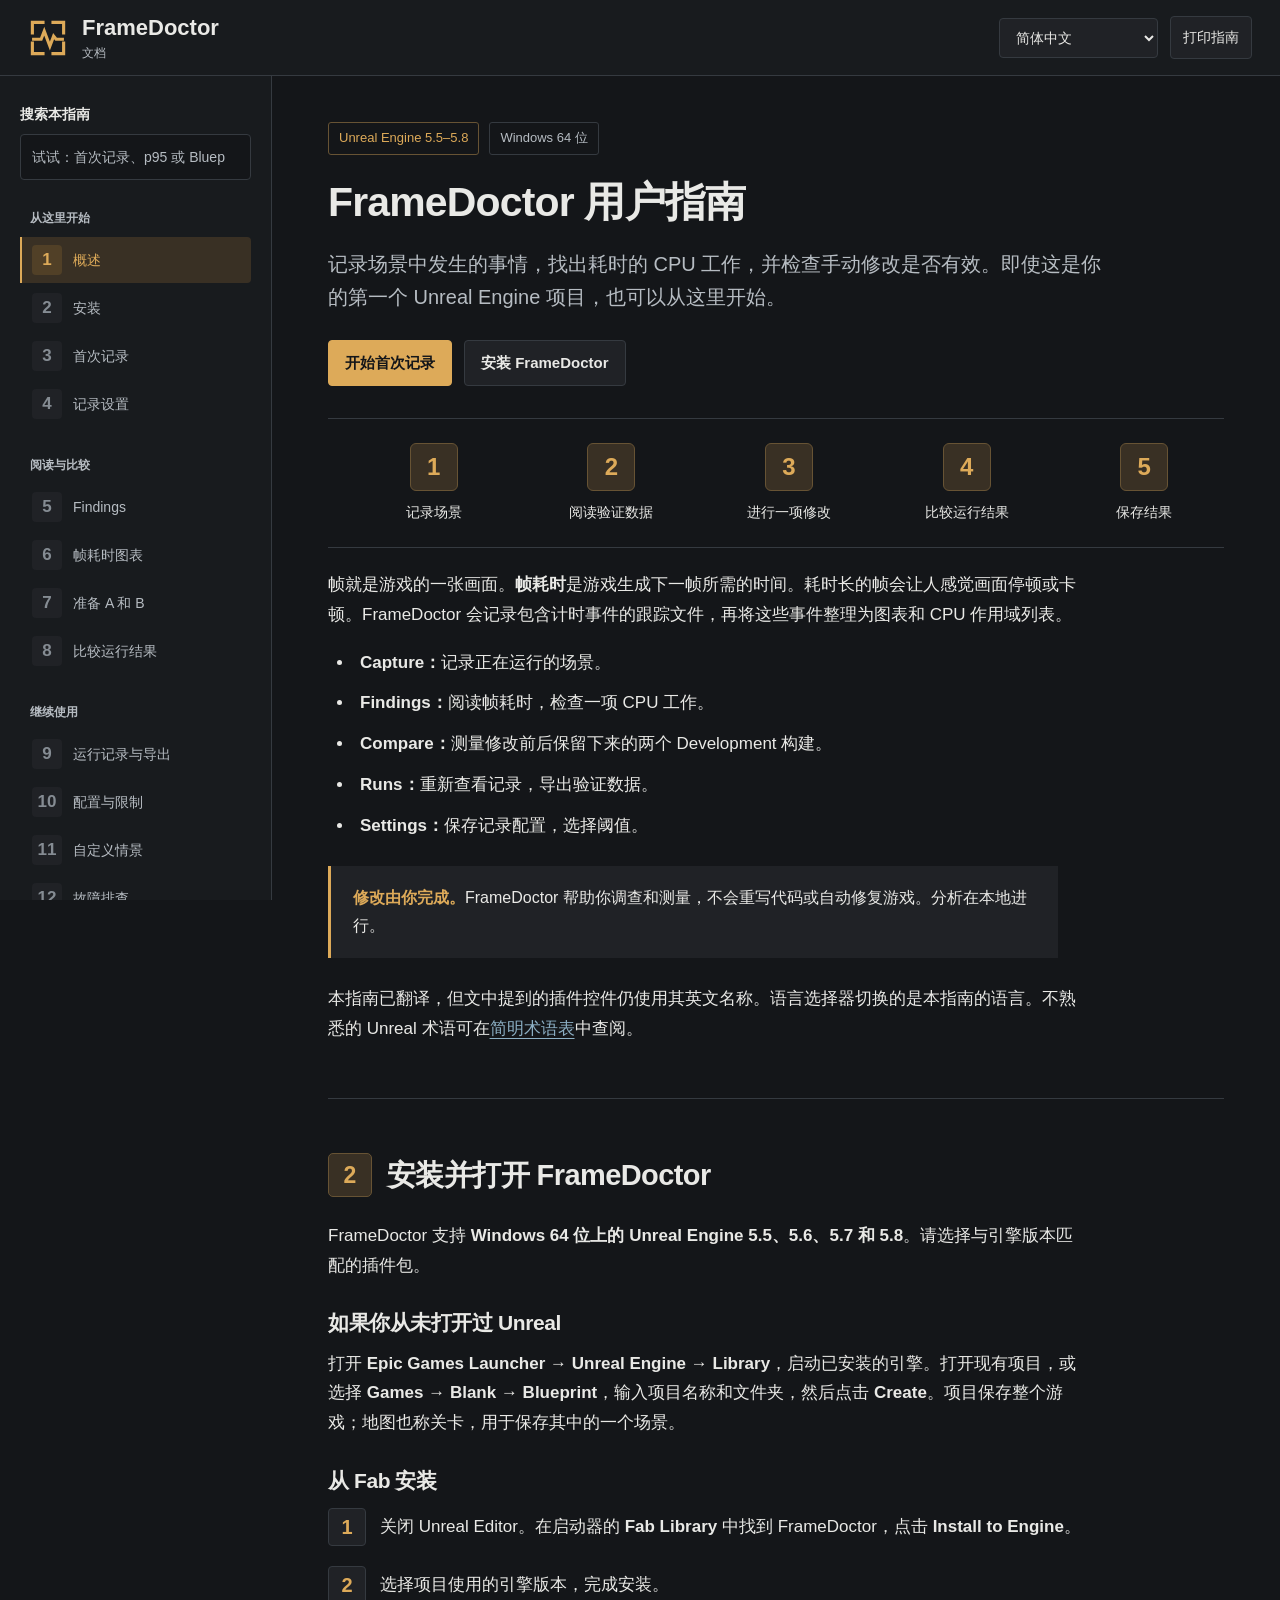
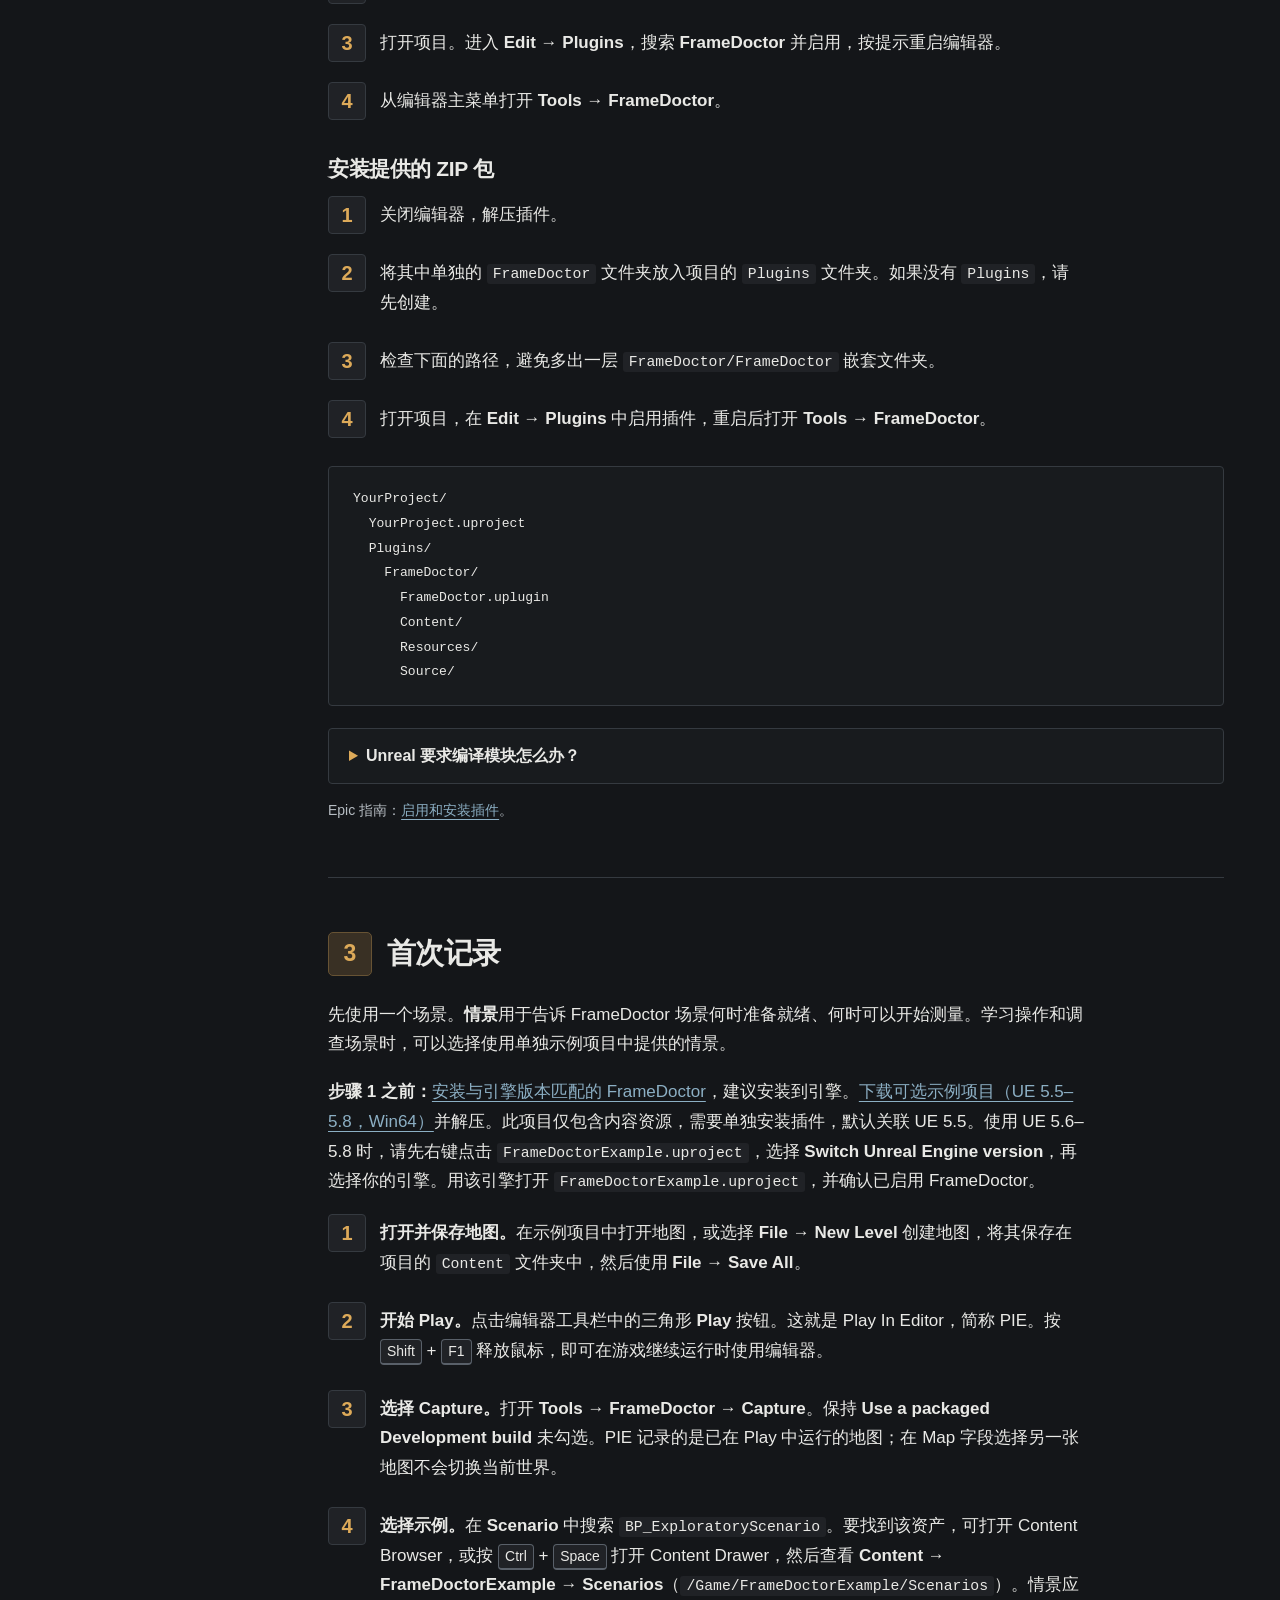
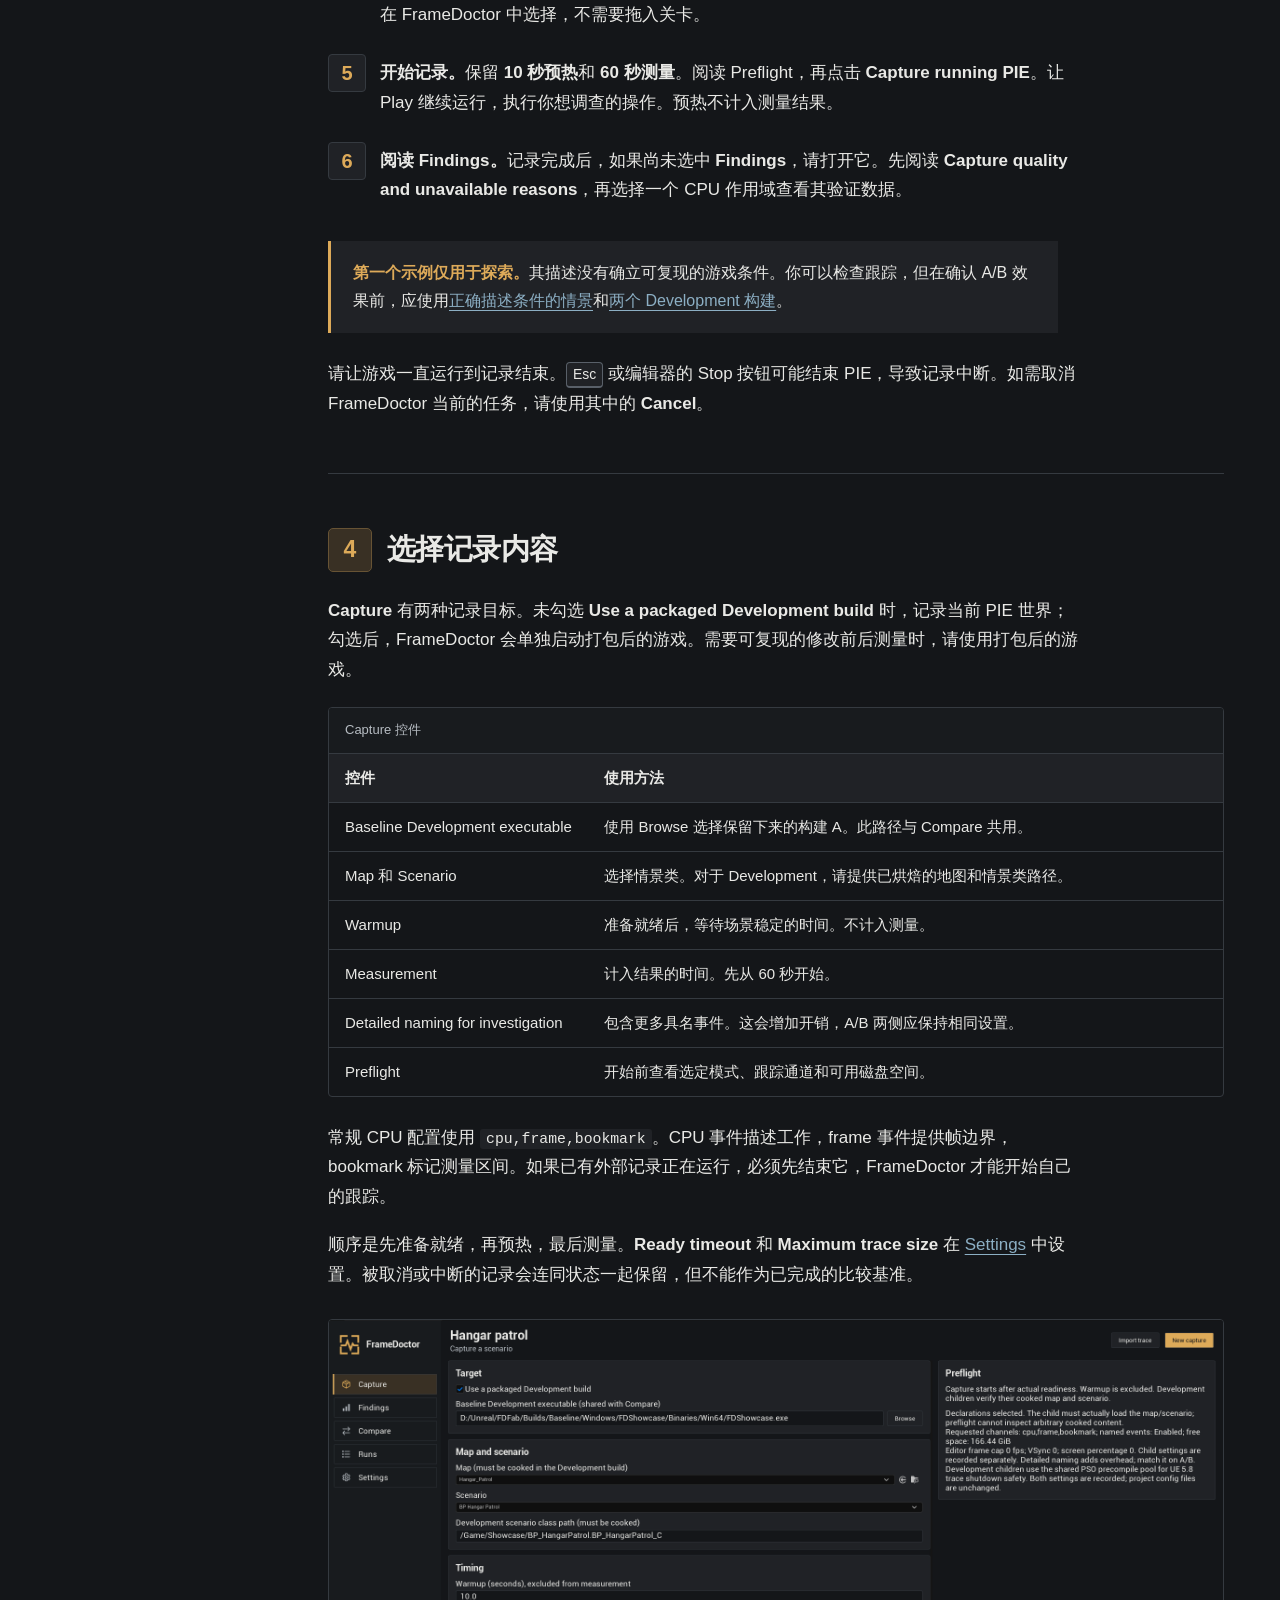
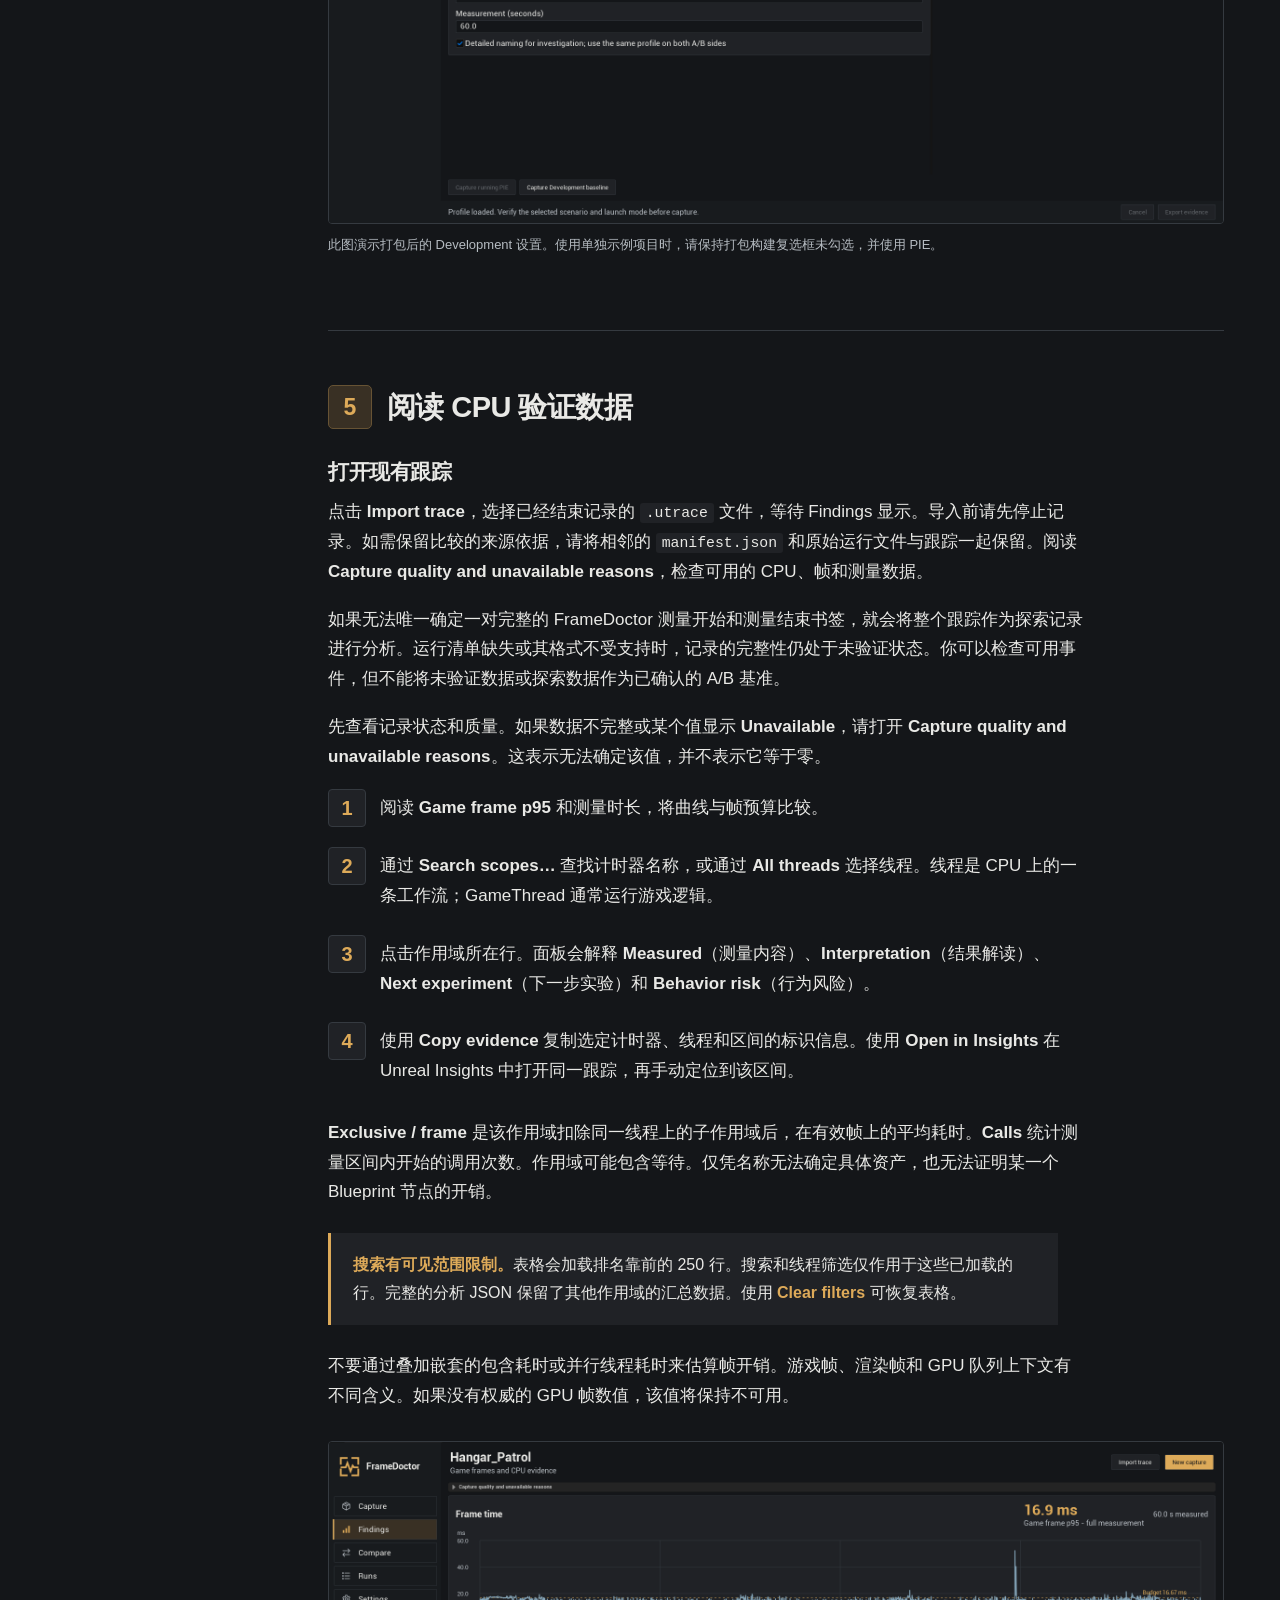
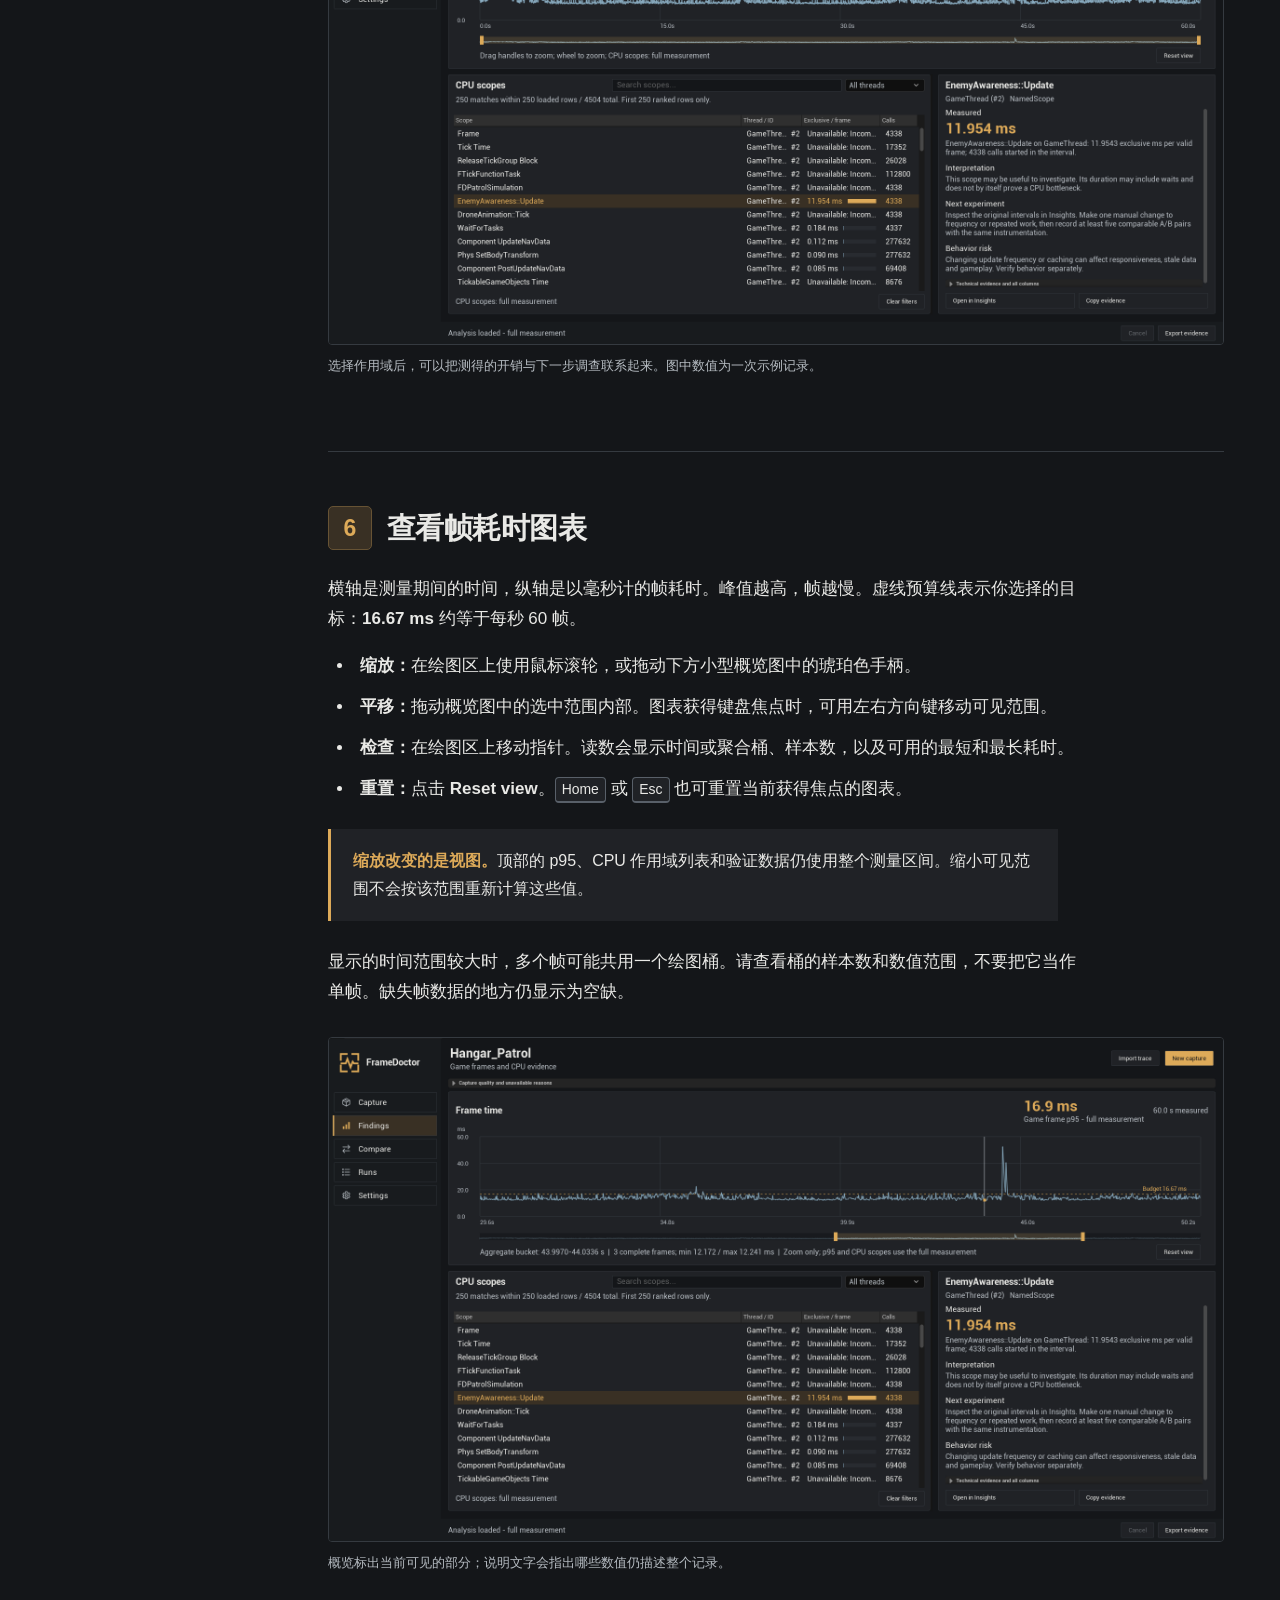
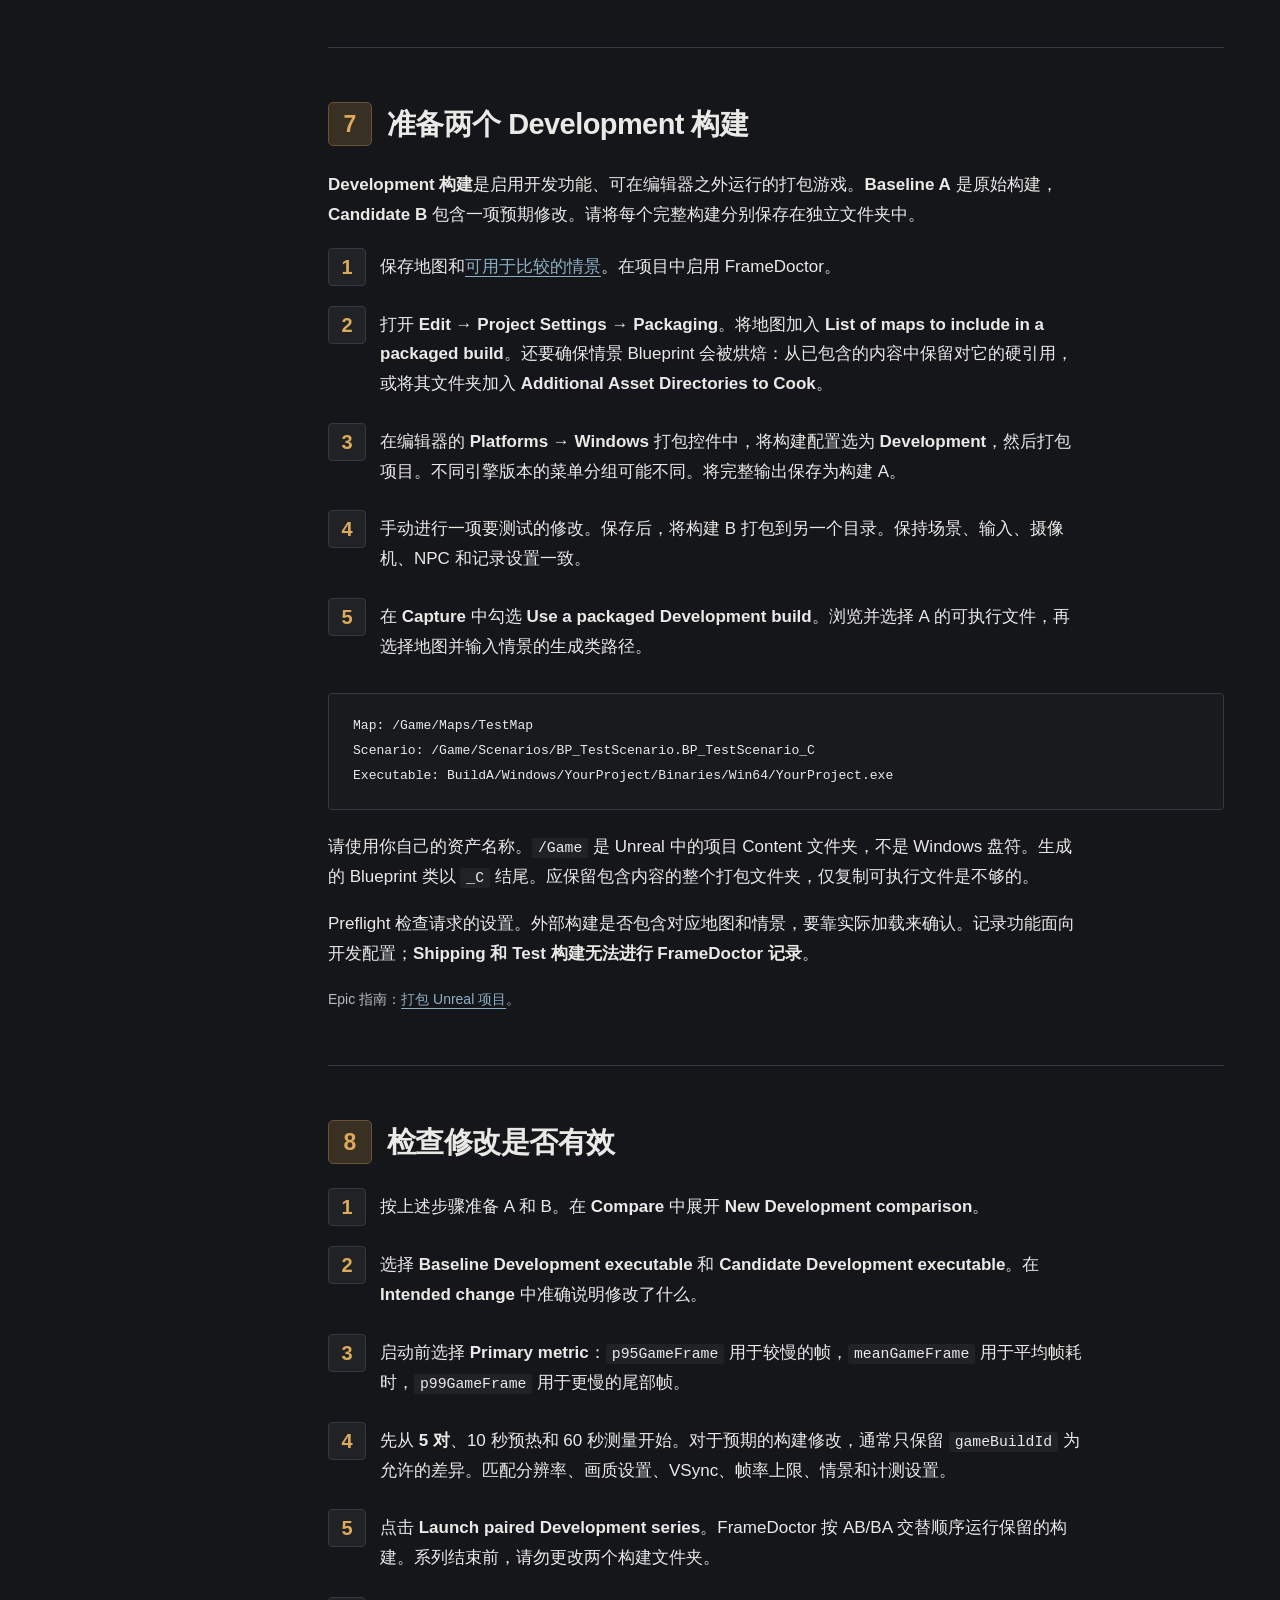
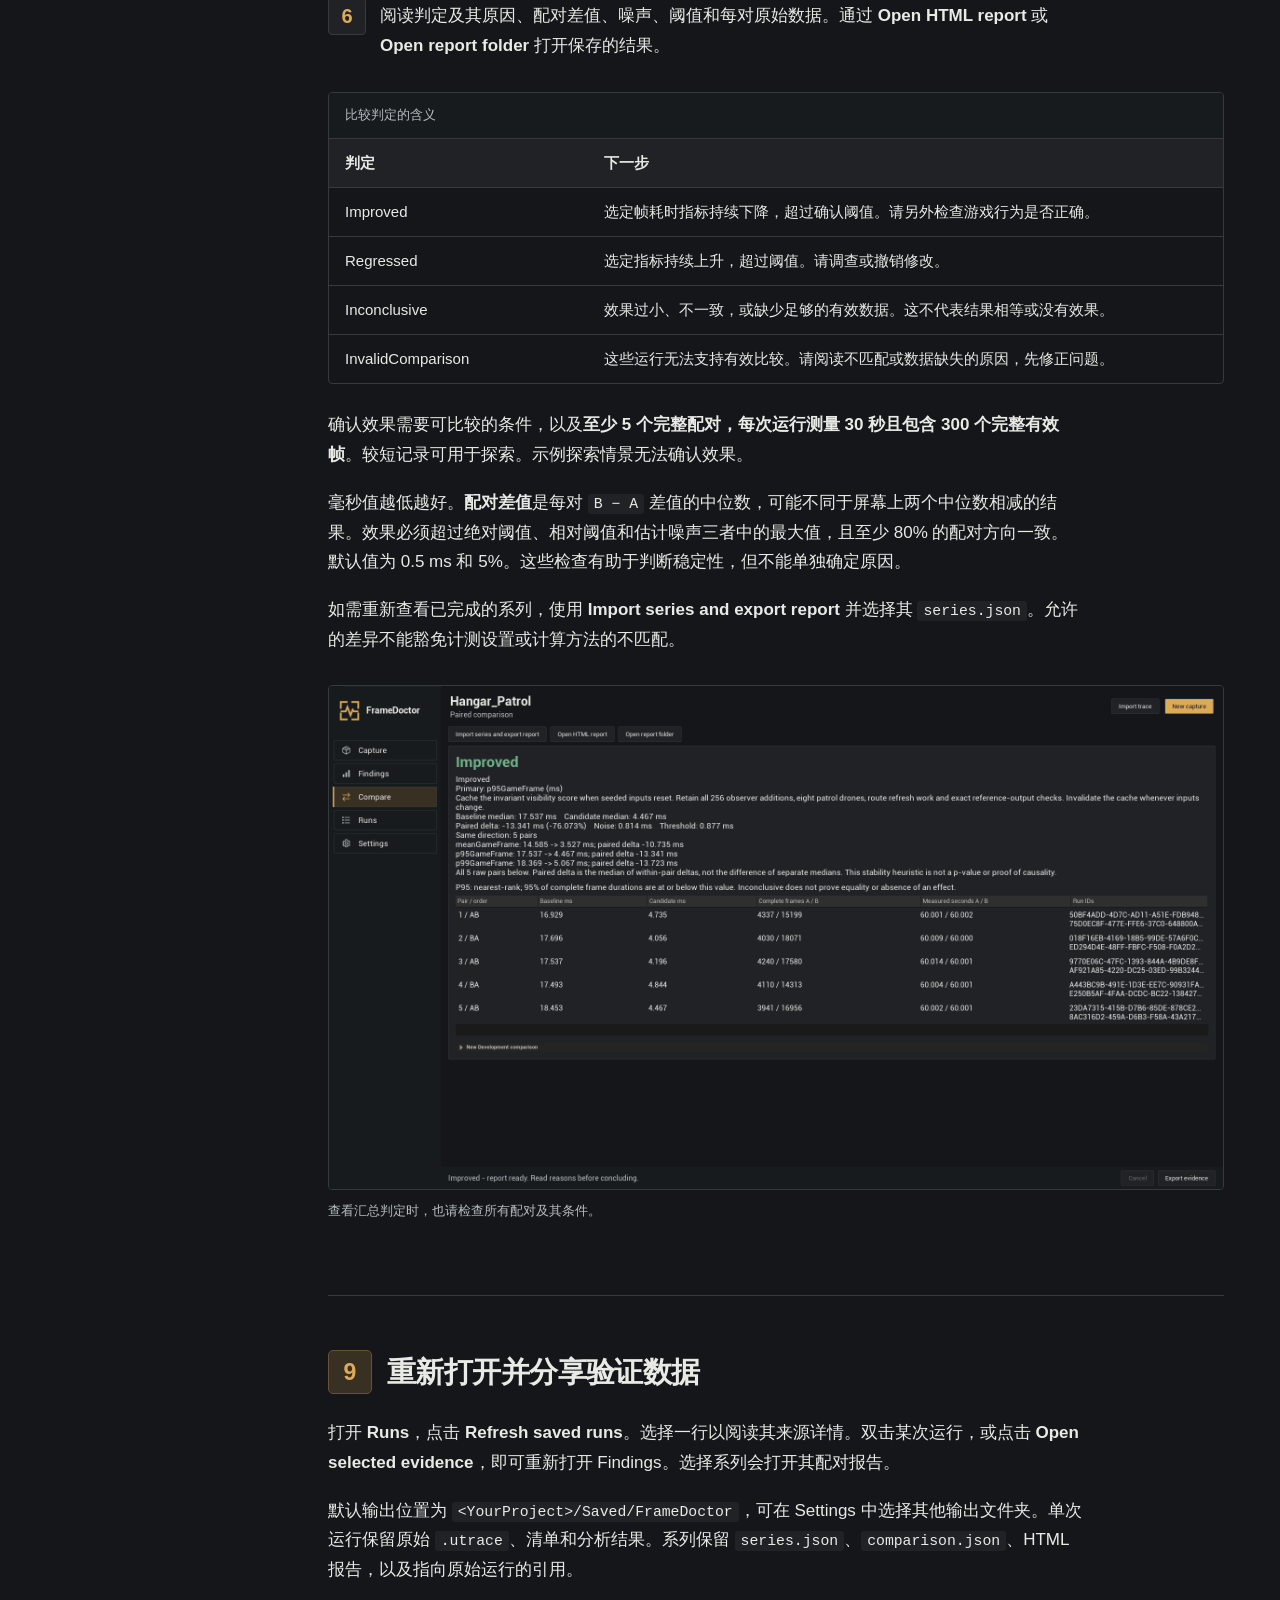
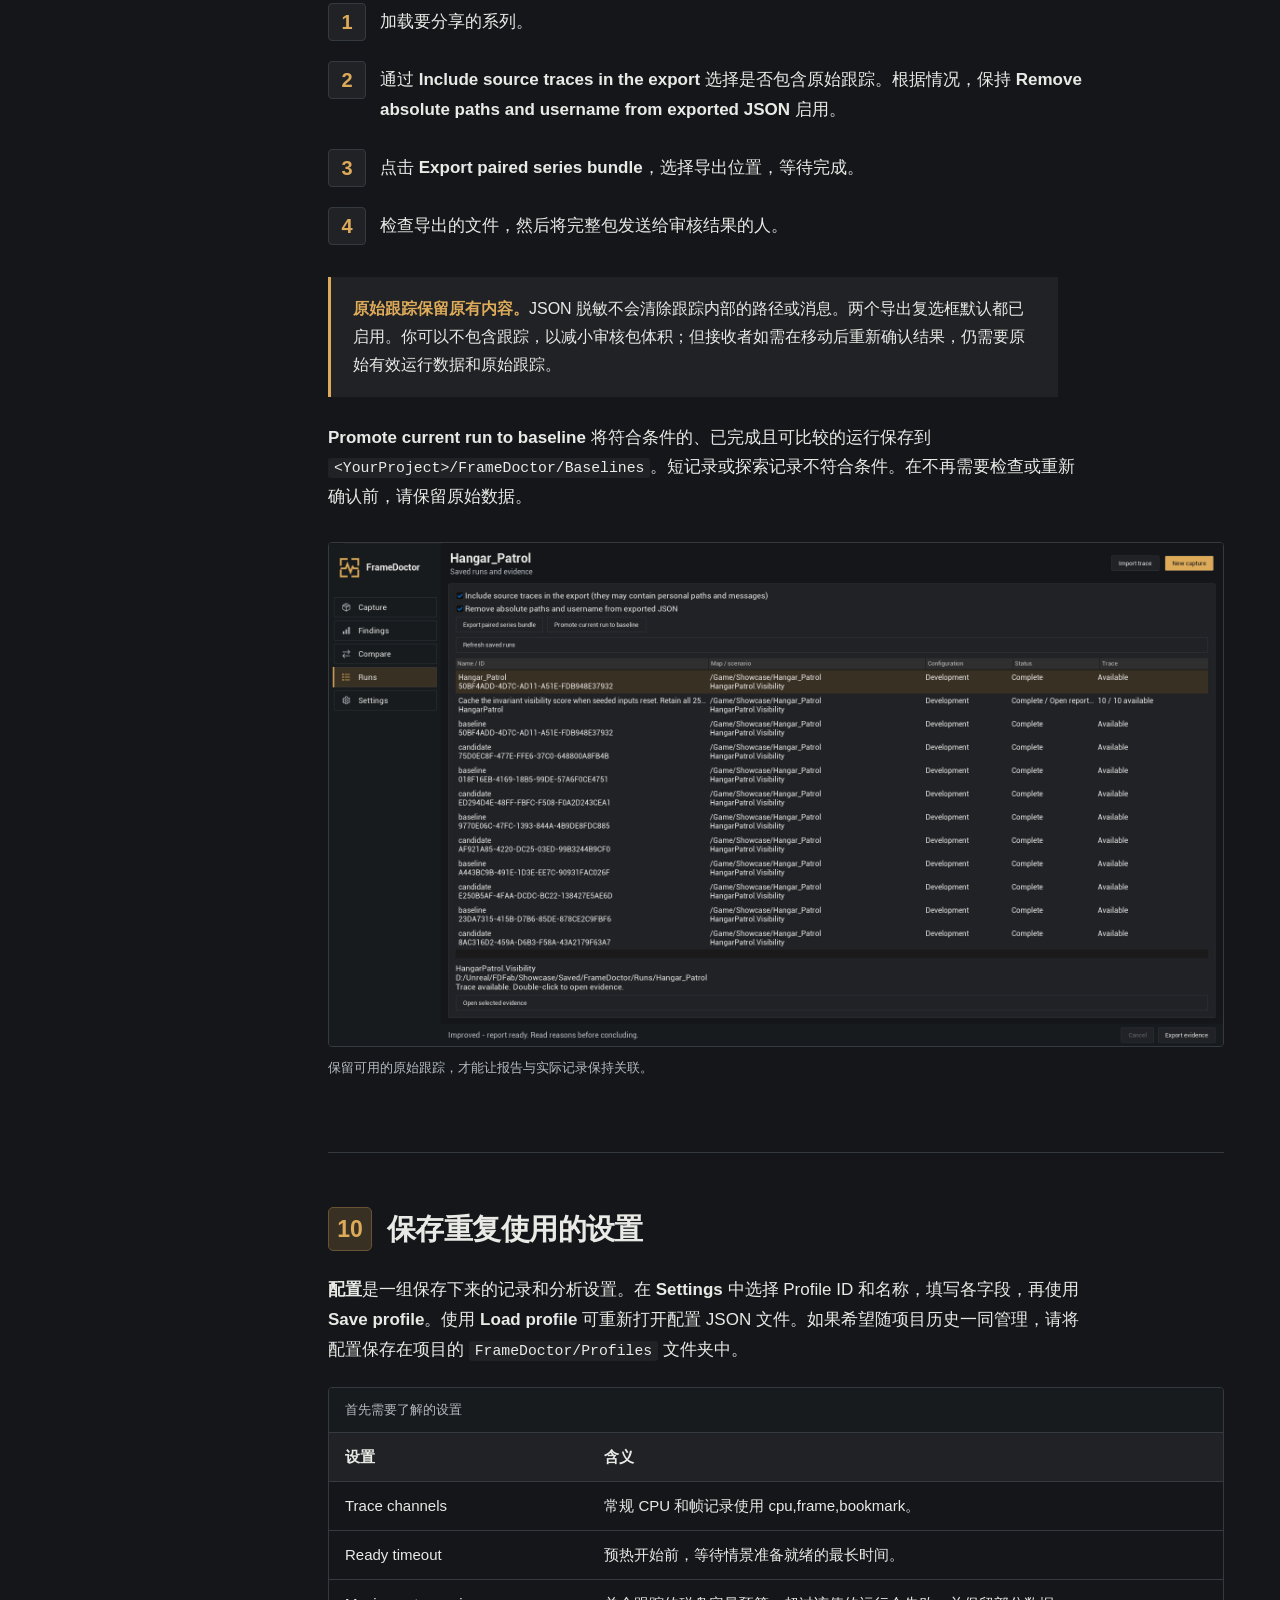
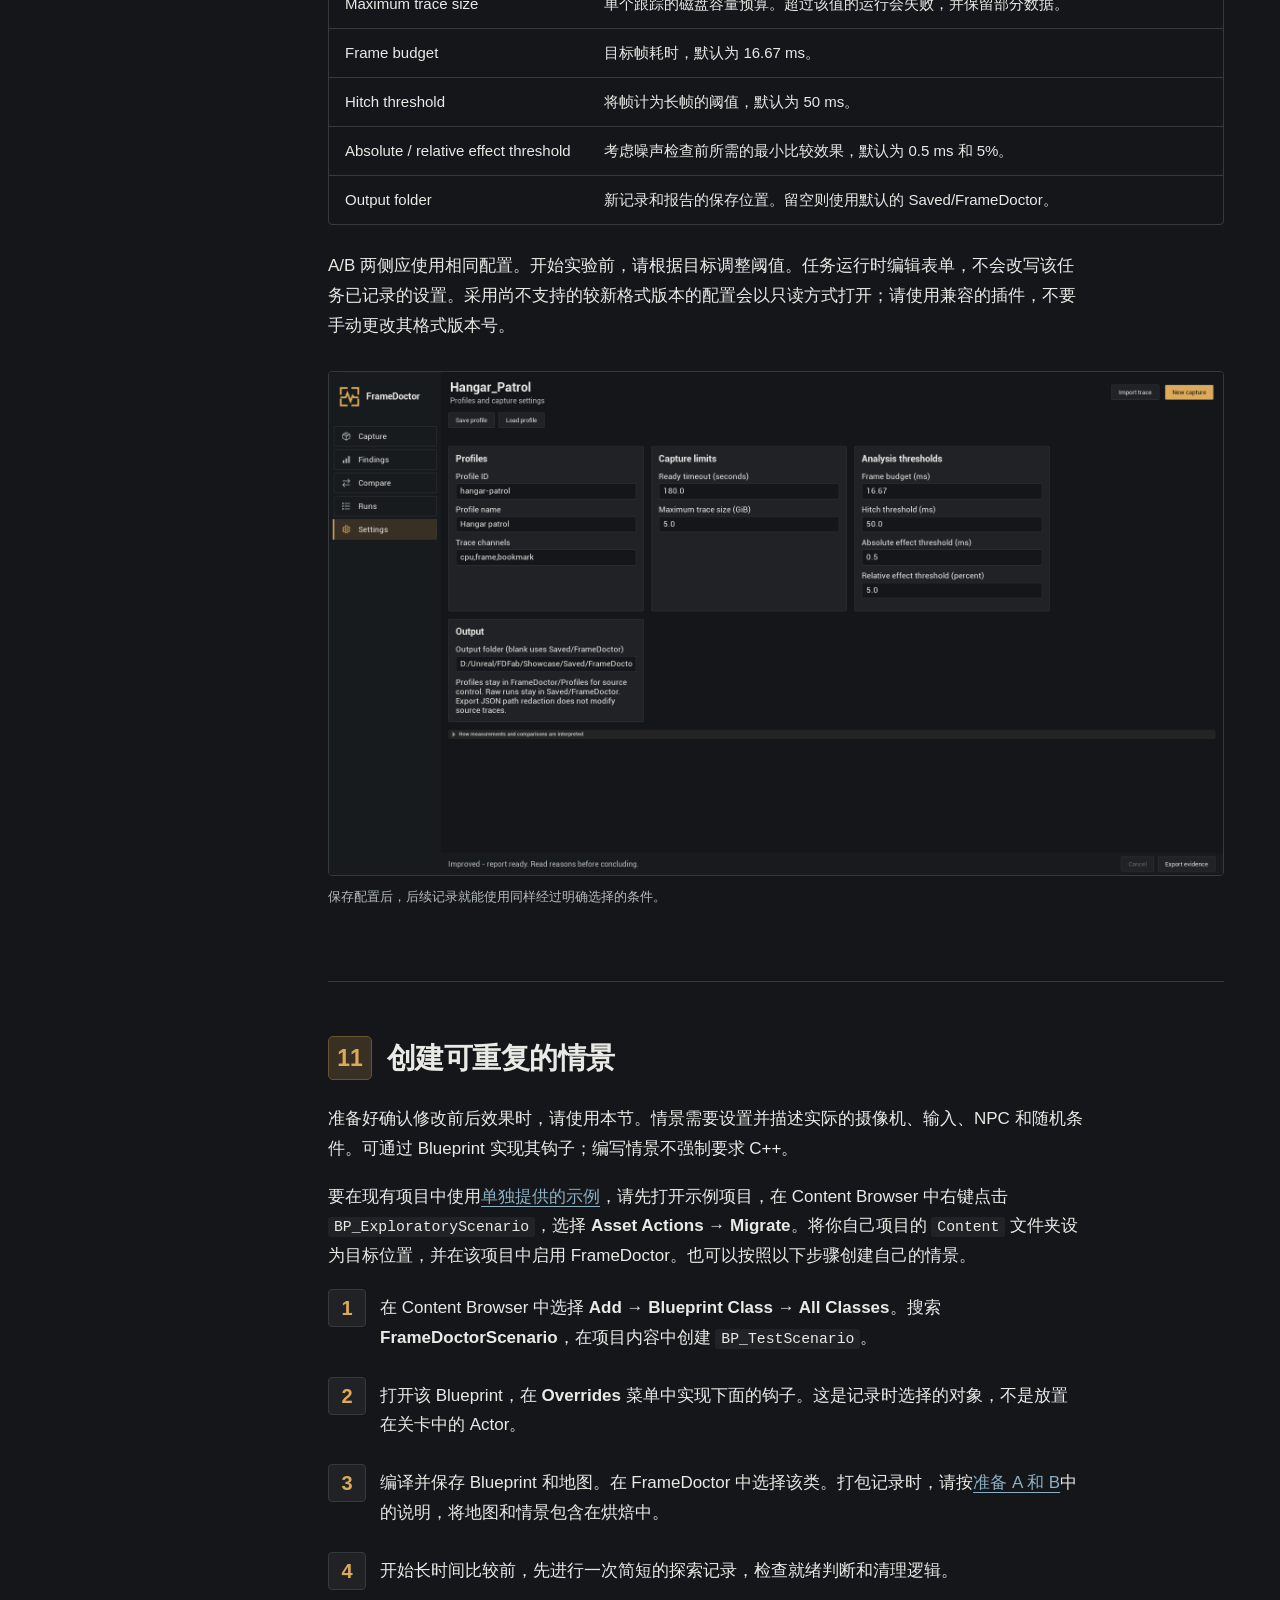
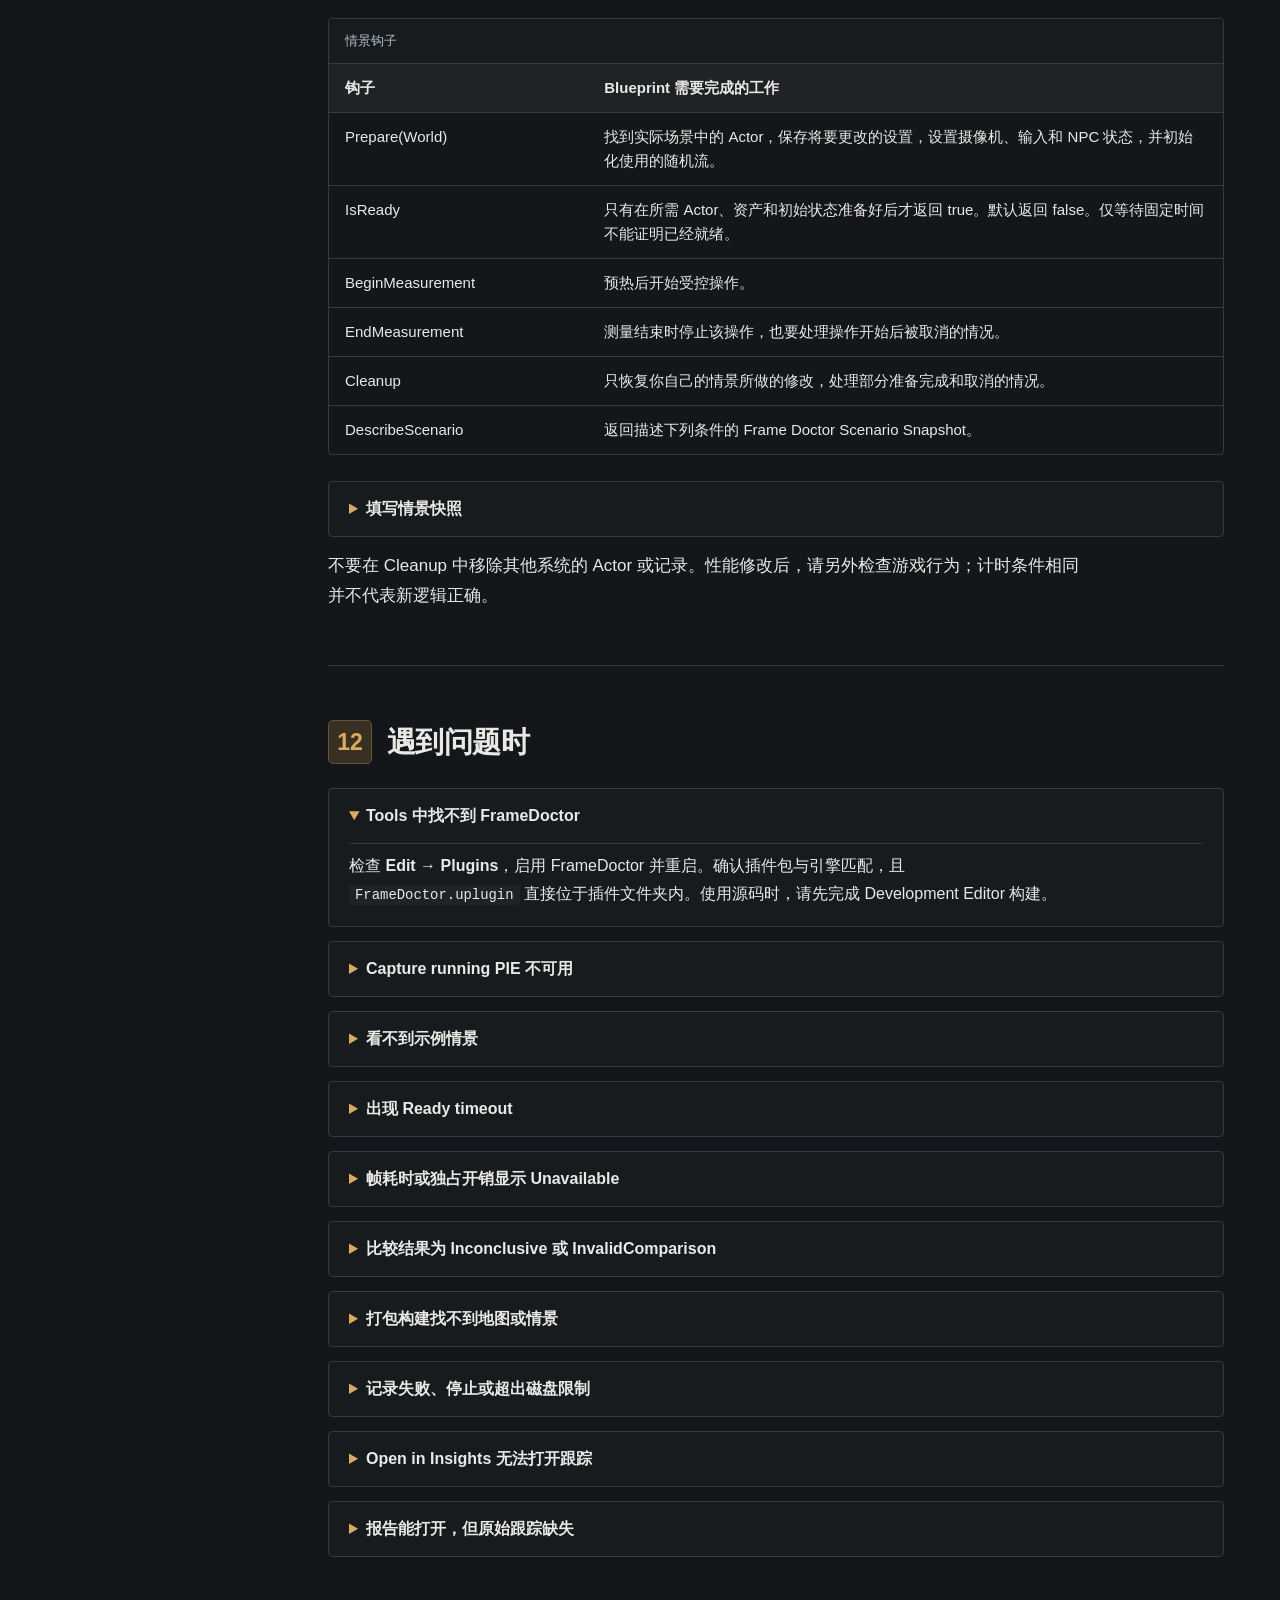
<file: zh-Hans/index.html>
<!doctype html>
<html lang="zh-Hans">
<head>
<meta charset="utf-8">
<meta name="viewport" content="width=device-width, initial-scale=1">
<meta name="color-scheme" content="dark">
<meta name="site-root" content="../">
<meta name="description" content="了解如何安装 FrameDoctor、首次记录 Unreal Engine CPU 跟踪、阅读帧耗时、比较手动修改的效果，以及分享验证数据。">
<meta name="theme-color" content="#141619">
<title>FrameDoctor 文档 | Unreal Engine 5.5–5.8</title>
<link rel="canonical" href="https://nexusforgeue.github.io/FrameDoctor-docs/zh-Hans/">
<link rel="alternate" hreflang="en" href="https://nexusforgeue.github.io/FrameDoctor-docs/">
<link rel="alternate" hreflang="ru" href="https://nexusforgeue.github.io/FrameDoctor-docs/ru/">
<link rel="alternate" hreflang="de" href="https://nexusforgeue.github.io/FrameDoctor-docs/de/">
<link rel="alternate" hreflang="es" href="https://nexusforgeue.github.io/FrameDoctor-docs/es/">
<link rel="alternate" hreflang="fr" href="https://nexusforgeue.github.io/FrameDoctor-docs/fr/">
<link rel="alternate" hreflang="ja" href="https://nexusforgeue.github.io/FrameDoctor-docs/ja/">
<link rel="alternate" hreflang="ko" href="https://nexusforgeue.github.io/FrameDoctor-docs/ko/">
<link rel="alternate" hreflang="pt-BR" href="https://nexusforgeue.github.io/FrameDoctor-docs/pt-BR/">
<link rel="alternate" hreflang="zh-Hans" href="https://nexusforgeue.github.io/FrameDoctor-docs/zh-Hans/">
<link rel="alternate" hreflang="x-default" href="https://nexusforgeue.github.io/FrameDoctor-docs/">
<link rel="icon" type="image/svg+xml" href="../assets/framedoctor.svg">
<link rel="stylesheet" href="../assets/style.css">
<script src="../assets/app.js" defer></script>
</head>
<body data-search-empty="没有匹配的章节，请尝试更短的搜索词。" data-search-results="找到 {count} 个匹配章节">
<a class="skip-link" href="#main">跳转到指南正文</a>
<header class="site-header"><a class="brand" href="#overview"><img src="../assets/framedoctor.svg" width="40" height="40" alt=""><span>FrameDoctor<small>文档</small></span></a><div class="header-actions"><label class="language-picker"><span class="visually-hidden">指南语言</span><select id="doc-locale" aria-label="指南语言"><option value="en" lang="en">English</option><option value="ru" lang="ru">Русский</option><option value="de" lang="de">Deutsch</option><option value="es" lang="es">Español</option><option value="fr" lang="fr">Français</option><option value="ja" lang="ja">日本語</option><option value="ko" lang="ko">한국어</option><option value="pt-BR" lang="pt-BR">Português (Brasil)</option><option value="zh-Hans" lang="zh-Hans" selected>简体中文</option></select></label><button type="button" class="print-button" id="print-guide">打印指南</button><button type="button" class="menu-button" id="menu-toggle" aria-label="章节" aria-controls="sidebar" aria-expanded="false"><span class="menu-caption">章节</span><svg class="menu-icon" aria-hidden="true" width="18" height="18" viewBox="0 0 18 18"><path d="M2 4h14M2 9h14M2 14h14" fill="none" stroke="currentColor" stroke-width="1.5"/></svg></button></div></header>
<div class="veil" id="menu-veil" aria-hidden="true"></div>
<div class="layout"><aside class="sidebar" id="sidebar"><div class="search-box"><label for="doc-search">搜索本指南</label><input id="doc-search" type="search" placeholder="试试：首次记录、p95 或 Blueprint" autocomplete="off" aria-controls="search-results"><div class="search-results" id="search-results" hidden></div><p class="visually-hidden" id="search-status" role="status" aria-live="polite"></p></div><nav aria-label="指南目录"><p class="nav-heading">从这里开始</p><a href="#overview" aria-current="location"><span class="nav-number" aria-hidden="true">1</span><span>概述</span></a>
<a href="#installation"><span class="nav-number" aria-hidden="true">2</span><span>安装</span></a>
<a href="#first-capture"><span class="nav-number" aria-hidden="true">3</span><span>首次记录</span></a>
<a href="#capture"><span class="nav-number" aria-hidden="true">4</span><span>记录设置</span></a>
<p class="nav-heading">阅读与比较</p><a href="#findings"><span class="nav-number" aria-hidden="true">5</span><span>Findings</span></a>
<a href="#frame-chart"><span class="nav-number" aria-hidden="true">6</span><span>帧耗时图表</span></a>
<a href="#development"><span class="nav-number" aria-hidden="true">7</span><span>准备 A 和 B</span></a>
<a href="#compare"><span class="nav-number" aria-hidden="true">8</span><span>比较运行结果</span></a>
<p class="nav-heading">继续使用</p><a href="#runs"><span class="nav-number" aria-hidden="true">9</span><span>运行记录与导出</span></a>
<a href="#profiles"><span class="nav-number" aria-hidden="true">10</span><span>配置与限制</span></a>
<a href="#scenarios"><span class="nav-number" aria-hidden="true">11</span><span>自定义情景</span></a>
<a href="#troubleshooting"><span class="nav-number" aria-hidden="true">12</span><span>故障排查</span></a>
<a href="#glossary"><span class="nav-number" aria-hidden="true">13</span><span>术语表</span></a>
<a href="#support"><span class="nav-number" aria-hidden="true">14</span><span>版本与支持</span></a></nav><div class="sidebar-footer"><span>FrameDoctor 1.0.0</span><span>Unreal Engine 5.5–5.8</span><span>Windows 64 位</span></div></aside>
<main class="guide" id="main" tabindex="-1"><section class="doc-section overview" id="overview" data-title="FrameDoctor 能做什么" tabindex="-1"><div class="compatibility"><span>Unreal Engine 5.5–5.8</span><span>Windows 64 位</span></div><h1>FrameDoctor 用户指南</h1><p class="lead">记录场景中发生的事情，找出耗时的 CPU 工作，并检查手动修改是否有效。即使这是你的第一个 Unreal Engine 项目，也可以从这里开始。</p><div class="intro-actions"><a class="primary" href="#first-capture">开始首次记录</a><a class="secondary" href="#installation">安装 FrameDoctor</a></div><ol class="workflow" aria-label="FrameDoctor 用户指南"><li>记录场景</li><li>阅读验证数据</li><li>进行一项修改</li><li>比较运行结果</li><li>保存结果</li></ol>

      <p>帧就是游戏的一张画面。<strong>帧耗时</strong>是游戏生成下一帧所需的时间。耗时长的帧会让人感觉画面停顿或卡顿。FrameDoctor 会记录包含计时事件的跟踪文件，再将这些事件整理为图表和 CPU 作用域列表。</p>
      <ul><li><strong>Capture：</strong>记录正在运行的场景。</li><li><strong>Findings：</strong>阅读帧耗时，检查一项 CPU 工作。</li><li><strong>Compare：</strong>测量修改前后保留下来的两个 Development 构建。</li><li><strong>Runs：</strong>重新查看记录，导出验证数据。</li><li><strong>Settings：</strong>保存记录配置，选择阈值。</li></ul>
      <div class="callout"><strong>修改由你完成。</strong>FrameDoctor 帮助你调查和测量，不会重写代码或自动修复游戏。分析在本地进行。</div>
      <p>本指南已翻译，但文中提到的插件控件仍使用其英文名称。语言选择器切换的是本指南的语言。不熟悉的 Unreal 术语可在<a href="#glossary">简明术语表</a>中查阅。</p>
</section>
<section class="doc-section" id="installation" data-title="安装并打开 FrameDoctor" tabindex="-1"><div class="section-heading"><span class="chapter-number" aria-hidden="true">2</span><h2>安装并打开 FrameDoctor</h2></div>

      <p>FrameDoctor 支持<strong> Windows 64 位上的 Unreal Engine 5.5、5.6、5.7 和 5.8</strong>。请选择与引擎版本匹配的插件包。</p>
      <h3>如果你从未打开过 Unreal</h3><p>打开 <strong>Epic Games Launcher → Unreal Engine → Library</strong>，启动已安装的引擎。打开现有项目，或选择 <strong>Games → Blank → Blueprint</strong>，输入项目名称和文件夹，然后点击 <strong>Create</strong>。项目保存整个游戏；地图也称关卡，用于保存其中的一个场景。</p>
      <h3>从 Fab 安装</h3><ol role="list"><li>关闭 Unreal Editor。在启动器的 <strong>Fab Library</strong> 中找到 FrameDoctor，点击 <strong>Install to Engine</strong>。</li><li>选择项目使用的引擎版本，完成安装。</li><li>打开项目。进入 <strong>Edit → Plugins</strong>，搜索 <strong>FrameDoctor</strong> 并启用，按提示重启编辑器。</li><li>从编辑器主菜单打开 <strong>Tools → FrameDoctor</strong>。</li></ol>
      <h3>安装提供的 ZIP 包</h3><ol role="list"><li>关闭编辑器，解压插件。</li><li>将其中单独的 <code>FrameDoctor</code> 文件夹放入项目的 <code>Plugins</code> 文件夹。如果没有 <code>Plugins</code>，请先创建。</li><li>检查下面的路径，避免多出一层 <code>FrameDoctor/FrameDoctor</code> 嵌套文件夹。</li><li>打开项目，在 <strong>Edit → Plugins</strong> 中启用插件，重启后打开 <strong>Tools → FrameDoctor</strong>。</li></ol>
      <pre><code>YourProject/
  YourProject.uproject
  Plugins/
    FrameDoctor/
      FrameDoctor.uplugin
      Content/
      Resources/
      Source/</code></pre>
      <details><summary>Unreal 要求编译模块怎么办？</summary><p>已编译的插件包还包含 <code>Binaries</code>。只有源码的包需要匹配的 C++ 编译工具链，即使游戏使用 Blueprint 也一样。安装 Visual Studio 2022，并选择 <strong>Game development with C++</strong> 以及引擎所需的 Windows SDK。对于纯 Blueprint 项目，可通过 <strong>Tools → New C++ Class</strong> 添加一个最小类，创建 C++ 项目目标。关闭 Unreal，在 Visual Studio 中构建项目的 <strong>Development Editor / Win64</strong> 目标，然后重新打开项目。如果编译失败，请阅读第一条构建错误，并确认引擎与插件包版本匹配。</p></details>
      <p class="reference">Epic 指南：<a href="https://dev.epicgames.com/documentation/en-us/unreal-engine/working-with-plugins-in-unreal-engine">启用和安装插件</a>。</p>
</section>
<section class="doc-section" id="first-capture" data-title="首次记录" tabindex="-1"><div class="section-heading"><span class="chapter-number" aria-hidden="true">3</span><h2>首次记录</h2></div>

      <p>先使用一个场景。<strong>情景</strong>用于告诉 FrameDoctor 场景何时准备就绪、何时可以开始测量。学习操作和调查场景时，可以选择使用单独示例项目中提供的情景。</p>
      <p><strong>步骤 1 之前：</strong><a href="#installation">安装与引擎版本匹配的 FrameDoctor</a>，建议安装到引擎。<a href="https://nexusforgeue.github.io/FrameDoctor-docs/assets/downloads/FrameDoctorExample-UE5.5-5.8.zip">下载可选示例项目（UE 5.5–5.8，Win64）</a>并解压。此项目仅包含内容资源，需要单独安装插件，默认关联 UE 5.5。使用 UE 5.6–5.8 时，请先右键点击 <code>FrameDoctorExample.uproject</code>，选择 <strong>Switch Unreal Engine version</strong>，再选择你的引擎。用该引擎打开 <code>FrameDoctorExample.uproject</code>，并确认已启用 FrameDoctor。</p>
      <ol role="list"><li><strong>打开并保存地图。</strong>在示例项目中打开地图，或选择 <strong>File → New Level</strong> 创建地图，将其保存在项目的 <code>Content</code> 文件夹中，然后使用 <strong>File → Save All</strong>。</li><li><strong>开始 Play。</strong>点击编辑器工具栏中的三角形 <strong>Play</strong> 按钮。这就是 Play In Editor，简称 PIE。按 <kbd>Shift</kbd> + <kbd>F1</kbd> 释放鼠标，即可在游戏继续运行时使用编辑器。</li><li><strong>选择 Capture。</strong>打开 <strong>Tools → FrameDoctor → Capture</strong>。保持 <strong>Use a packaged Development build</strong> 未勾选。PIE 记录的是已在 Play 中运行的地图；在 Map 字段选择另一张地图不会切换当前世界。</li><li><strong>选择示例。</strong>在 <strong>Scenario</strong> 中搜索 <code>BP_ExploratoryScenario</code>。要找到该资产，可打开 Content Browser，或按 <kbd>Ctrl</kbd> + <kbd>Space</kbd> 打开 Content Drawer，然后查看 <strong>Content → FrameDoctorExample → Scenarios</strong>（<code>/Game/FrameDoctorExample/Scenarios</code>）。情景应在 FrameDoctor 中选择，不需要拖入关卡。</li><li><strong>开始记录。</strong>保留<strong> 10 秒预热</strong>和<strong> 60 秒测量</strong>。阅读 Preflight，再点击 <strong>Capture running PIE</strong>。让 Play 继续运行，执行你想调查的操作。预热不计入测量结果。</li><li><strong>阅读 Findings。</strong>记录完成后，如果尚未选中 <strong>Findings</strong>，请打开它。先阅读 <strong>Capture quality and unavailable reasons</strong>，再选择一个 CPU 作用域查看其验证数据。</li></ol>
      <div class="callout"><strong>第一个示例仅用于探索。</strong>其描述没有确立可复现的游戏条件。你可以检查跟踪，但在确认 A/B 效果前，应使用<a href="#scenarios">正确描述条件的情景</a>和<a href="#development">两个 Development 构建</a>。</div>
      <p>请让游戏一直运行到记录结束。<kbd>Esc</kbd> 或编辑器的 Stop 按钮可能结束 PIE，导致记录中断。如需取消 FrameDoctor 当前的任务，请使用其中的 <strong>Cancel</strong>。</p>
</section>
<section class="doc-section" id="capture" data-title="选择记录内容" tabindex="-1"><div class="section-heading"><span class="chapter-number" aria-hidden="true">4</span><h2>选择记录内容</h2></div>

      <p><strong>Capture</strong> 有两种记录目标。未勾选 <strong>Use a packaged Development build</strong> 时，记录当前 PIE 世界；勾选后，FrameDoctor 会单独启动打包后的游戏。需要可复现的修改前后测量时，请使用打包后的游戏。</p>
      <div class="table-scroll"><table><caption>Capture 控件</caption><thead><tr><th>控件</th><th>使用方法</th></tr></thead><tbody><tr><td>Baseline Development executable</td><td>使用 Browse 选择保留下来的构建 A。此路径与 Compare 共用。</td></tr><tr><td>Map 和 Scenario</td><td>选择情景类。对于 Development，请提供已烘焙的地图和情景类路径。</td></tr><tr><td>Warmup</td><td>准备就绪后，等待场景稳定的时间。不计入测量。</td></tr><tr><td>Measurement</td><td>计入结果的时间。先从 60 秒开始。</td></tr><tr><td>Detailed naming for investigation</td><td>包含更多具名事件。这会增加开销，A/B 两侧应保持相同设置。</td></tr><tr><td>Preflight</td><td>开始前查看选定模式、跟踪通道和可用磁盘空间。</td></tr></tbody></table></div>
      <p>常规 CPU 配置使用 <code>cpu,frame,bookmark</code>。CPU 事件描述工作，frame 事件提供帧边界，bookmark 标记测量区间。如果已有外部记录正在运行，必须先结束它，FrameDoctor 才能开始自己的跟踪。</p>
      <p>顺序是先准备就绪，再预热，最后测量。<strong>Ready timeout</strong> 和 <strong>Maximum trace size</strong> 在 <a href="#profiles">Settings</a> 中设置。被取消或中断的记录会连同状态一起保留，但不能作为已完成的比较基准。</p>
      <figure><a href="../assets/screens/capture.png" target="_blank" rel="noopener" aria-label="打开原尺寸图片: Capture 页面，显示 Development 目标、地图、情景、预热、测量及 Preflight。"><img src="../assets/screens/capture.png" width="1920" height="1080" alt="Capture 页面，显示 Development 目标、地图、情景、预热、测量及 Preflight。" loading="lazy"></a><figcaption>此图演示打包后的 Development 设置。使用单独示例项目时，请保持打包构建复选框未勾选，并使用 PIE。</figcaption></figure>
</section>
<section class="doc-section" id="findings" data-title="阅读 CPU 验证数据" tabindex="-1"><div class="section-heading"><span class="chapter-number" aria-hidden="true">5</span><h2>阅读 CPU 验证数据</h2></div>

      <h3>打开现有跟踪</h3><p>点击 <strong>Import trace</strong>，选择已经结束记录的 <code>.utrace</code> 文件，等待 Findings 显示。导入前请先停止记录。如需保留比较的来源依据，请将相邻的 <code>manifest.json</code> 和原始运行文件与跟踪一起保留。阅读 <strong>Capture quality and unavailable reasons</strong>，检查可用的 CPU、帧和测量数据。</p>
      <p>如果无法唯一确定一对完整的 FrameDoctor 测量开始和测量结束书签，就会将整个跟踪作为探索记录进行分析。运行清单缺失或其格式不受支持时，记录的完整性仍处于未验证状态。你可以检查可用事件，但不能将未验证数据或探索数据作为已确认的 A/B 基准。</p>
      <p>先查看记录状态和质量。如果数据不完整或某个值显示 <strong>Unavailable</strong>，请打开 <strong>Capture quality and unavailable reasons</strong>。这表示无法确定该值，并不表示它等于零。</p>
      <ol role="list"><li>阅读 <strong>Game frame p95</strong> 和测量时长，将曲线与帧预算比较。</li><li>通过 <strong>Search scopes…</strong> 查找计时器名称，或通过 <strong>All threads</strong> 选择线程。线程是 CPU 上的一条工作流；GameThread 通常运行游戏逻辑。</li><li>点击作用域所在行。面板会解释 <strong>Measured</strong>（测量内容）、<strong>Interpretation</strong>（结果解读）、<strong>Next experiment</strong>（下一步实验）和 <strong>Behavior risk</strong>（行为风险）。</li><li>使用 <strong>Copy evidence</strong> 复制选定计时器、线程和区间的标识信息。使用 <strong>Open in Insights</strong> 在 Unreal Insights 中打开同一跟踪，再手动定位到该区间。</li></ol>
      <p><strong>Exclusive / frame</strong> 是该作用域扣除同一线程上的子作用域后，在有效帧上的平均耗时。<strong>Calls</strong> 统计测量区间内开始的调用次数。作用域可能包含等待。仅凭名称无法确定具体资产，也无法证明某一个 Blueprint 节点的开销。</p>
      <div class="callout"><strong>搜索有可见范围限制。</strong>表格会加载排名靠前的 250 行。搜索和线程筛选仅作用于这些已加载的行。完整的分析 JSON 保留了其他作用域的汇总数据。使用 <strong>Clear filters</strong> 可恢复表格。</div>
      <p>不要通过叠加嵌套的包含耗时或并行线程耗时来估算帧开销。游戏帧、渲染帧和 GPU 队列上下文有不同含义。如果没有权威的 GPU 帧数值，该值将保持不可用。</p>
      <figure><a href="../assets/screens/findings.png" target="_blank" rel="noopener" aria-label="打开原尺寸图片: Findings 中的实际帧图表、选中的 EnemyAwareness::Update 作用域及其验证数据面板。"><img src="../assets/screens/findings.png" width="1920" height="1080" alt="Findings 中的实际帧图表、选中的 EnemyAwareness::Update 作用域及其验证数据面板。" loading="lazy"></a><figcaption>选择作用域后，可以把测得的开销与下一步调查联系起来。图中数值为一次示例记录。</figcaption></figure>
</section>
<section class="doc-section" id="frame-chart" data-title="查看帧耗时图表" tabindex="-1"><div class="section-heading"><span class="chapter-number" aria-hidden="true">6</span><h2>查看帧耗时图表</h2></div>

      <p>横轴是测量期间的时间，纵轴是以毫秒计的帧耗时。峰值越高，帧越慢。虚线预算线表示你选择的目标：<strong>16.67 ms</strong> 约等于每秒 60 帧。</p>
      <ul><li><strong>缩放：</strong>在绘图区上使用鼠标滚轮，或拖动下方小型概览图中的琥珀色手柄。</li><li><strong>平移：</strong>拖动概览图中的选中范围内部。图表获得键盘焦点时，可用左右方向键移动可见范围。</li><li><strong>检查：</strong>在绘图区上移动指针。读数会显示时间或聚合桶、样本数，以及可用的最短和最长耗时。</li><li><strong>重置：</strong>点击 <strong>Reset view</strong>。<kbd>Home</kbd> 或 <kbd>Esc</kbd> 也可重置当前获得焦点的图表。</li></ul>
      <div class="callout"><strong>缩放改变的是视图。</strong>顶部的 p95、CPU 作用域列表和验证数据仍使用整个测量区间。缩小可见范围不会按该范围重新计算这些值。</div>
      <p>显示的时间范围较大时，多个帧可能共用一个绘图桶。请查看桶的样本数和数值范围，不要把它当作单帧。缺失帧数据的地方仍显示为空缺。</p>
      <figure><a href="../assets/screens/chart.png" target="_blank" rel="noopener" aria-label="打开原尺寸图片: 放大的帧耗时图表，包含概览手柄、悬停桶读数，以及保持不变的全程测量指标。"><img src="../assets/screens/chart.png" width="1920" height="1080" alt="放大的帧耗时图表，包含概览手柄、悬停桶读数，以及保持不变的全程测量指标。" loading="lazy"></a><figcaption>概览标出当前可见的部分；说明文字会指出哪些数值仍描述整个记录。</figcaption></figure>
</section>
<section class="doc-section" id="development" data-title="准备两个 Development 构建" tabindex="-1"><div class="section-heading"><span class="chapter-number" aria-hidden="true">7</span><h2>准备两个 Development 构建</h2></div>

      <p><strong>Development 构建</strong>是启用开发功能、可在编辑器之外运行的打包游戏。<strong>Baseline A</strong> 是原始构建，<strong>Candidate B</strong> 包含一项预期修改。请将每个完整构建分别保存在独立文件夹中。</p>
      <ol role="list"><li>保存地图和<a href="#scenarios">可用于比较的情景</a>。在项目中启用 FrameDoctor。</li><li>打开 <strong>Edit → Project Settings → Packaging</strong>。将地图加入 <strong>List of maps to include in a packaged build</strong>。还要确保情景 Blueprint 会被烘焙：从已包含的内容中保留对它的硬引用，或将其文件夹加入 <strong>Additional Asset Directories to Cook</strong>。</li><li>在编辑器的 <strong>Platforms → Windows</strong> 打包控件中，将构建配置选为 <strong>Development</strong>，然后打包项目。不同引擎版本的菜单分组可能不同。将完整输出保存为构建 A。</li><li>手动进行一项要测试的修改。保存后，将构建 B 打包到另一个目录。保持场景、输入、摄像机、NPC 和记录设置一致。</li><li>在 <strong>Capture</strong> 中勾选 <strong>Use a packaged Development build</strong>。浏览并选择 A 的可执行文件，再选择地图并输入情景的生成类路径。</li></ol>
      <pre><code>Map: /Game/Maps/TestMap
Scenario: /Game/Scenarios/BP_TestScenario.BP_TestScenario_C
Executable: BuildA/Windows/YourProject/Binaries/Win64/YourProject.exe</code></pre>
      <p>请使用你自己的资产名称。<code>/Game</code> 是 Unreal 中的项目 Content 文件夹，不是 Windows 盘符。生成的 Blueprint 类以 <code>_C</code> 结尾。应保留包含内容的整个打包文件夹，仅复制可执行文件是不够的。</p>
      <p>Preflight 检查请求的设置。外部构建是否包含对应地图和情景，要靠实际加载来确认。记录功能面向开发配置；<strong>Shipping 和 Test 构建无法进行 FrameDoctor 记录</strong>。</p>
      <p class="reference">Epic 指南：<a href="https://dev.epicgames.com/documentation/en-us/unreal-engine/packaging-your-project">打包 Unreal 项目</a>。</p>
</section>
<section class="doc-section" id="compare" data-title="检查修改是否有效" tabindex="-1"><div class="section-heading"><span class="chapter-number" aria-hidden="true">8</span><h2>检查修改是否有效</h2></div>

      <ol role="list"><li>按上述步骤准备 A 和 B。在 <strong>Compare</strong> 中展开 <strong>New Development comparison</strong>。</li><li>选择 <strong>Baseline Development executable</strong> 和 <strong>Candidate Development executable</strong>。在 <strong>Intended change</strong> 中准确说明修改了什么。</li><li>启动前选择 <strong>Primary metric</strong>：<code>p95GameFrame</code> 用于较慢的帧，<code>meanGameFrame</code> 用于平均帧耗时，<code>p99GameFrame</code> 用于更慢的尾部帧。</li><li>先从<strong> 5 对</strong>、10 秒预热和 60 秒测量开始。对于预期的构建修改，通常只保留 <code>gameBuildId</code> 为允许的差异。匹配分辨率、画质设置、VSync、帧率上限、情景和计测设置。</li><li>点击 <strong>Launch paired Development series</strong>。FrameDoctor 按 AB/BA 交替顺序运行保留的构建。系列结束前，请勿更改两个构建文件夹。</li><li>阅读判定及其原因、配对差值、噪声、阈值和每对原始数据。通过 <strong>Open HTML report</strong> 或 <strong>Open report folder</strong> 打开保存的结果。</li></ol>
      <div class="table-scroll"><table><caption>比较判定的含义</caption><thead><tr><th>判定</th><th>下一步</th></tr></thead><tbody><tr><td>Improved</td><td>选定帧耗时指标持续下降，超过确认阈值。请另外检查游戏行为是否正确。</td></tr><tr><td>Regressed</td><td>选定指标持续上升，超过阈值。请调查或撤销修改。</td></tr><tr><td>Inconclusive</td><td>效果过小、不一致，或缺少足够的有效数据。这不代表结果相等或没有效果。</td></tr><tr><td>InvalidComparison</td><td>这些运行无法支持有效比较。请阅读不匹配或数据缺失的原因，先修正问题。</td></tr></tbody></table></div>
      <p>确认效果需要可比较的条件，以及<strong>至少 5 个完整配对，每次运行测量 30 秒且包含 300 个完整有效帧</strong>。较短记录可用于探索。示例探索情景无法确认效果。</p>
      <p>毫秒值越低越好。<strong>配对差值</strong>是每对 <code>B − A</code> 差值的中位数，可能不同于屏幕上两个中位数相减的结果。效果必须超过绝对阈值、相对阈值和估计噪声三者中的最大值，且至少 80% 的配对方向一致。默认值为 0.5 ms 和 5%。这些检查有助于判断稳定性，但不能单独确定原因。</p>
      <p>如需重新查看已完成的系列，使用 <strong>Import series and export report</strong> 并选择其 <code>series.json</code>。允许的差异不能豁免计测设置或计算方法的不匹配。</p>
      <figure><a href="../assets/screens/compare.png" target="_blank" rel="noopener" aria-label="打开原尺寸图片: 实际的五对比较，显示判定、各次运行、配对差值、噪声和阈值。"><img src="../assets/screens/compare.png" width="1920" height="1080" alt="实际的五对比较，显示判定、各次运行、配对差值、噪声和阈值。" loading="lazy"></a><figcaption>查看汇总判定时，也请检查所有配对及其条件。</figcaption></figure>
</section>
<section class="doc-section" id="runs" data-title="重新打开并分享验证数据" tabindex="-1"><div class="section-heading"><span class="chapter-number" aria-hidden="true">9</span><h2>重新打开并分享验证数据</h2></div>

      <p>打开 <strong>Runs</strong>，点击 <strong>Refresh saved runs</strong>。选择一行以阅读其来源详情。双击某次运行，或点击 <strong>Open selected evidence</strong>，即可重新打开 Findings。选择系列会打开其配对报告。</p>
      <p>默认输出位置为 <code>&lt;YourProject&gt;/Saved/FrameDoctor</code>，可在 Settings 中选择其他输出文件夹。单次运行保留原始 <code>.utrace</code>、清单和分析结果。系列保留 <code>series.json</code>、<code>comparison.json</code>、HTML 报告，以及指向原始运行的引用。</p>
      <ol role="list"><li>加载要分享的系列。</li><li>通过 <strong>Include source traces in the export</strong> 选择是否包含原始跟踪。根据情况，保持 <strong>Remove absolute paths and username from exported JSON</strong> 启用。</li><li>点击 <strong>Export paired series bundle</strong>，选择导出位置，等待完成。</li><li>检查导出的文件，然后将完整包发送给审核结果的人。</li></ol>
      <div class="callout"><strong>原始跟踪保留原有内容。</strong>JSON 脱敏不会清除跟踪内部的路径或消息。两个导出复选框默认都已启用。你可以不包含跟踪，以减小审核包体积；但接收者如需在移动后重新确认结果，仍需要原始有效运行数据和原始跟踪。</div>
      <p><strong>Promote current run to baseline</strong> 将符合条件的、已完成且可比较的运行保存到 <code>&lt;YourProject&gt;/FrameDoctor/Baselines</code>。短记录或探索记录不符合条件。在不再需要检查或重新确认前，请保留原始数据。</p>
      <figure><a href="../assets/screens/runs.png" target="_blank" rel="noopener" aria-label="打开原尺寸图片: 已保存的完成运行、原始跟踪的可用状态、导出选项和选中的原始记录。"><img src="../assets/screens/runs.png" width="1920" height="1080" alt="已保存的完成运行、原始跟踪的可用状态、导出选项和选中的原始记录。" loading="lazy"></a><figcaption>保留可用的原始跟踪，才能让报告与实际记录保持关联。</figcaption></figure>
</section>
<section class="doc-section" id="profiles" data-title="保存重复使用的设置" tabindex="-1"><div class="section-heading"><span class="chapter-number" aria-hidden="true">10</span><h2>保存重复使用的设置</h2></div>

      <p><strong>配置</strong>是一组保存下来的记录和分析设置。在 <strong>Settings</strong> 中选择 Profile ID 和名称，填写各字段，再使用 <strong>Save profile</strong>。使用 <strong>Load profile</strong> 可重新打开配置 JSON 文件。如果希望随项目历史一同管理，请将配置保存在项目的 <code>FrameDoctor/Profiles</code> 文件夹中。</p>
      <div class="table-scroll"><table><caption>首先需要了解的设置</caption><thead><tr><th>设置</th><th>含义</th></tr></thead><tbody><tr><td>Trace channels</td><td>常规 CPU 和帧记录使用 cpu,frame,bookmark。</td></tr><tr><td>Ready timeout</td><td>预热开始前，等待情景准备就绪的最长时间。</td></tr><tr><td>Maximum trace size</td><td>单个跟踪的磁盘容量预算。超过该值的运行会失败，并保留部分数据。</td></tr><tr><td>Frame budget</td><td>目标帧耗时，默认为 16.67 ms。</td></tr><tr><td>Hitch threshold</td><td>将帧计为长帧的阈值，默认为 50 ms。</td></tr><tr><td>Absolute / relative effect threshold</td><td>考虑噪声检查前所需的最小比较效果，默认为 0.5 ms 和 5%。</td></tr><tr><td>Output folder</td><td>新记录和报告的保存位置。留空则使用默认的 Saved/FrameDoctor。</td></tr></tbody></table></div>
      <p>A/B 两侧应使用相同配置。开始实验前，请根据目标调整阈值。任务运行时编辑表单，不会改写该任务已记录的设置。采用尚不支持的较新格式版本的配置会以只读方式打开；请使用兼容的插件，不要手动更改其格式版本号。</p>
      <figure><a href="../assets/screens/settings.png" target="_blank" rel="noopener" aria-label="打开原尺寸图片: Settings 页面，包含配置字段、记录限制、分析阈值和输出位置。"><img src="../assets/screens/settings.png" width="1920" height="1080" alt="Settings 页面，包含配置字段、记录限制、分析阈值和输出位置。" loading="lazy"></a><figcaption>保存配置后，后续记录就能使用同样经过明确选择的条件。</figcaption></figure>
</section>
<section class="doc-section" id="scenarios" data-title="创建可重复的情景" tabindex="-1"><div class="section-heading"><span class="chapter-number" aria-hidden="true">11</span><h2>创建可重复的情景</h2></div>

      <p>准备好确认修改前后效果时，请使用本节。情景需要设置并描述实际的摄像机、输入、NPC 和随机条件。可通过 Blueprint 实现其钩子；编写情景不强制要求 C++。</p>
      <p>要在现有项目中使用<a href="#first-capture">单独提供的示例</a>，请先打开示例项目，在 Content Browser 中右键点击 <code>BP_ExploratoryScenario</code>，选择 <strong>Asset Actions → Migrate</strong>。将你自己项目的 <code>Content</code> 文件夹设为目标位置，并在该项目中启用 FrameDoctor。也可以按照以下步骤创建自己的情景。</p>
      <ol role="list"><li>在 Content Browser 中选择 <strong>Add → Blueprint Class → All Classes</strong>。搜索 <strong>FrameDoctorScenario</strong>，在项目内容中创建 <code>BP_TestScenario</code>。</li><li>打开该 Blueprint，在 <strong>Overrides</strong> 菜单中实现下面的钩子。这是记录时选择的对象，不是放置在关卡中的 Actor。</li><li>编译并保存 Blueprint 和地图。在 FrameDoctor 中选择该类。打包记录时，请按<a href="#development">准备 A 和 B</a>中的说明，将地图和情景包含在烘焙中。</li><li>开始长时间比较前，先进行一次简短的探索记录，检查就绪判断和清理逻辑。</li></ol>
      <div class="table-scroll"><table><caption>情景钩子</caption><thead><tr><th>钩子</th><th>Blueprint 需要完成的工作</th></tr></thead><tbody><tr><td>Prepare(World)</td><td>找到实际场景中的 Actor，保存将要更改的设置，设置摄像机、输入和 NPC 状态，并初始化使用的随机流。</td></tr><tr><td>IsReady</td><td>只有在所需 Actor、资产和初始状态准备好后才返回 true。默认返回 false。仅等待固定时间不能证明已经就绪。</td></tr><tr><td>BeginMeasurement</td><td>预热后开始受控操作。</td></tr><tr><td>EndMeasurement</td><td>测量结束时停止该操作，也要处理操作开始后被取消的情况。</td></tr><tr><td>Cleanup</td><td>只恢复你自己的情景所做的修改，处理部分准备完成和取消的情况。</td></tr><tr><td>DescribeScenario</td><td>返回描述下列条件的 Frame Doctor Scenario Snapshot。</td></tr></tbody></table></div>
      <details><summary>填写情景快照</summary><p>在 <strong>DescribeScenario</strong> 中，将 <strong>Make Frame Doctor Scenario Snapshot</strong> 连接到返回值。如实填写这些字段：</p><ul><li><strong>ScenarioId / Revision：</strong>稳定、非空的标识和修订版本。</li><li><strong>CameraRoute：</strong>实际固定视点或可复现的路径。</li><li><strong>InputConditions：</strong>使用的输入，或排除玩家输入的方法。</li><li><strong>NpcConditions：</strong>NPC 数量和行为；没有 NPC 时也应明确说明。</li><li><strong>ParametersJson：</strong>可选的有效 JSON 对象。例如，只有实际场景符合时，才填写 <code>{"route":"fixed","npcCount":0}</code>。</li><li><strong>SeedPolicy / RandomSeed：</strong>只有确实用该种子初始化了游戏随机性时才使用 Known；没有使用随机性时使用 NotUsed；尚未确定时使用 Unknown。</li><li><strong>DeclaredNondeterminism：</strong>仍存在的变化来源，例如物理、流式加载或操作系统调度。</li></ul><p>仅填写一个种子数字不会替你初始化游戏。条件未知时仍只能用于探索。单独示例项目中提供的 <code>BP_ExploratoryScenario</code> 会有意返回空描述。</p></details>
      <p>不要在 Cleanup 中移除其他系统的 Actor 或记录。性能修改后，请另外检查游戏行为；计时条件相同并不代表新逻辑正确。</p>
</section>
<section class="doc-section" id="troubleshooting" data-title="遇到问题时" tabindex="-1"><div class="section-heading"><span class="chapter-number" aria-hidden="true">12</span><h2>遇到问题时</h2></div>

      <details open><summary>Tools 中找不到 FrameDoctor</summary><p>检查 <strong>Edit → Plugins</strong>，启用 FrameDoctor 并重启。确认插件包与引擎匹配，且 <code>FrameDoctor.uplugin</code> 直接位于插件文件夹内。使用源码时，请先完成 Development Editor 构建。</p></details>
      <details><summary>Capture running PIE 不可用</summary><p>使用 <strong>Play</strong> 启动场景。保持打包构建复选框未勾选，选择具体的情景类，并等待其他任务结束。使用 Shift+F1 释放 PIE 鼠标后即可操作页签。</p></details>
      <details><summary>看不到示例情景</summary><p>可选示例需要单独下载；插件包不包含 Blueprint 示例。打开已安装并启用 FrameDoctor 的示例项目，在 <strong>Content → FrameDoctorExample → Scenarios</strong> 下搜索 <code>BP_ExploratoryScenario</code>，再在 Capture 中选择其类。若使用自己的项目，请先<a href="#scenarios">通过 Migrate 迁移该资产</a>。它不是关卡 Actor。</p></details>
      <details><summary>出现 Ready timeout</summary><p>情景未在时限内准备就绪。请检查 <strong>IsReady</strong> 重写、实际 Actor 和资产、地图，以及烘焙后的类路径。基类返回 false。如果确实需要更长加载时间，可增加 Ready timeout，但就绪检查仍应有实际意义。</p></details>
      <details><summary>帧耗时或独占开销显示 Unavailable</summary><p>帧耗时需要测量区间内的 frame 事件和完整帧。独占 CPU 开销还需要完整且一致的作用域层级。记录 cpu,frame,bookmark，让运行保持进行，并阅读保留的原因。切勿把不可用值当作零。</p></details>
      <details><summary>比较结果为 Inconclusive 或 InvalidComparison</summary><p>阅读原因。检查每次运行的状态、5 个完整配对、每次运行 30 秒测量和 300 个完整帧、描述完整的情景、稳定的条件及匹配的计测设置。Inconclusive 不能证明没有效果；解释差值前应先修复有效性问题。</p></details>
      <details><summary>打包构建找不到地图或情景</summary><p>在启用 FrameDoctor 的情况下打包 Development 构建。烘焙时同时包含地图和情景。使用 <code>/Game/...</code> 资产路径及 Blueprint 类后缀 <code>_C</code>。从保留的完整构建文件夹中选择可执行文件。</p></details>
      <details><summary>记录失败、停止或超出磁盘限制</summary><p>阅读已保存运行的状态和原因。检查磁盘空间、写入权限、跟踪大小限制，以及是否有其他记录器正在运行。下次记录时减少事件详细程度或时长。保持 Play 运行，测量期间避免切换地图或更改画质设置。</p></details>
      <details><summary>Open in Insights 无法打开跟踪</summary><p>安装对应引擎的 Unreal Insights 工具，确保原始跟踪仍然可用。FrameDoctor 打开的是同一原始文件；准确的计时器、线程和区间需要手动定位。如果引擎无法打开含非 ASCII 字符的路径，请保留原始记录，并使用简单的 ASCII 工作路径。</p></details>
      <details><summary>报告能打开，但原始跟踪缺失</summary><p>导出的报告可能无需跟踪也能查看，但重新确认需要原始有效数据。请重新导出包含原始跟踪的包，或恢复完整的原始运行文件夹。JSON 脱敏不会生成缺失的跟踪。</p></details>
</section>
<section class="doc-section" id="glossary" data-title="简明术语表" tabindex="-1"><div class="section-heading"><span class="chapter-number" aria-hidden="true">13</span><h2>简明术语表</h2></div>

      <dl><dt>Project / map（项目／地图）</dt><dd>游戏的工作空间／保存在其中的一个关卡或场景。</dd><dt>Blueprint（蓝图）</dt><dd>用于可视化脚本的 Unreal 资产。你通过连接节点编程，而不必编写 C++。</dd><dt>PIE</dt><dd>Play In Editor，即在 Unreal Editor 内运行游戏。</dd><dt>Development / Shipping</dt><dd>用于开发的构建／最终发布配置。打包记录应使用 Development。</dd><dt>Trace / .utrace（跟踪）</dt><dd>记录计时事件的原始文件。</dd><dt>Scope / timer / thread（作用域／计时器／线程）</dt><dd>测量的一段工作／它的名称／运行这段工作的 CPU 工作流。</dd><dt>ms / FPS</dt><dd>每帧毫秒数／每秒帧数。每帧耗时 16.67 ms 时，游戏每秒大约生成 60 帧。</dd><dt>Mean / p95 / p99（平均值／p95／p99）</dt><dd>平均帧耗时／95%／99% 的完整帧耗时不超过的值。百分位数越高，越侧重较慢的帧。</dd><dt>Warmup / measurement（预热／测量）</dt><dd>不计入结果的稳定等待时间／用于计算结果的区间。</dd><dt>Baseline / candidate / pair（基准／候选／配对）</dt><dd>原始构建／包含修改的构建／两者各运行一次后组合使用。</dd><dt>Noise / threshold（噪声／阈值）</dt><dd>重复运行之间的变化／确认效果所需的最小稳定变化。</dd><dt>Cook（烘焙）</dt><dd>Unreal 准备资产，使其能在打包游戏中运行的过程。</dd><dt>Manifest / profile（清单／配置）</dt><dd>记录保存的条件和状态／为记录选择的设置。</dd></dl>
</section>
<section class="doc-section" id="support" data-title="版本与支持" tabindex="-1"><div class="section-heading"><span class="chapter-number" aria-hidden="true">14</span><h2>版本与支持</h2></div>

      <p><strong>FrameDoctor 1.0.0 · Unreal Engine 5.5、5.6、5.7 和 5.8 · Windows 64 位。</strong></p>
      <p>寻求帮助时，请提供引擎和插件版本、使用的是 PIE 还是 Development、点击的操作、保存的状态和原因，以及预期结果。必要时可附上截图或已审查内容的验证数据包。避免分享个人路径或尚未检查的原始日志。</p>
      <p>如发现本指南有错误或说明不清，请<a href="https://github.com/NexusForgeUE/FrameDoctor-docs/issues">提交文档问题</a>。插件支持请使用 FrameDoctor 产品页面或购买渠道上的支持联系方式。</p>
</section><footer class="guide-footer"><span>FrameDoctor 文档。NexusForgeUE。</span><a href="#overview">返回顶部</a></footer></main></div>
</body>
</html>
</file>
<file: assets/style.css>
:root{color-scheme:dark;--bg:#141619;--rail:#181b1e;--surface:#202226;--raised:#282b30;--line:#353a40;--text:#e9e9e6;--muted:#b6bcc2;--accent:#ddaa59;--series:#8cafc4;--header:76px;--sidebar:272px}
*{box-sizing:border-box}html{scroll-behavior:smooth;scroll-padding-top:calc(var(--header) + 26px)}body{margin:0;background:var(--bg);color:var(--text);font-family:"Segoe UI","Noto Sans",Arial,sans-serif;font-size:17px;line-height:1.75}a{color:var(--series);text-decoration-thickness:1px;text-underline-offset:4px}a:hover{color:var(--accent)}button,input,select{font:inherit}button,select{cursor:pointer}button{color:var(--text)}:focus-visible{outline:2px solid var(--accent);outline-offset:4px}::selection{background:#69512f;color:#fff}.skip-link{position:fixed;left:20px;top:-100px;z-index:50;background:var(--accent);color:var(--bg);padding:8px 18px}.skip-link:focus{top:12px}.site-header{height:var(--header);position:sticky;top:0;z-index:20;display:flex;align-items:center;justify-content:space-between;gap:24px;padding:0 28px;border-bottom:1px solid var(--line);background:var(--rail)}.brand{display:flex;align-items:center;gap:14px;text-decoration:none;color:var(--text);font-size:22px;font-weight:650;line-height:1.2;white-space:nowrap}.brand img{width:40px;height:40px}.brand small{display:block;font-size:12px;font-weight:400;color:var(--muted);margin-top:4px}.header-actions{display:flex;align-items:center;gap:12px}.language-picker select,.header-actions button{border:1px solid var(--line);border-radius:4px;background:var(--surface);color:var(--text);padding:8px 12px;font-size:14px;min-height:40px}.language-picker select{max-width:210px}.header-actions button:hover{border-color:var(--accent)}.menu-button{display:none}.layout{display:grid;grid-template-columns:var(--sidebar) minmax(0,1fr);max-width:1600px;margin:0 auto}.sidebar{position:sticky;top:var(--header);height:calc(100dvh - var(--header));overflow:auto;padding:26px 20px 24px;background:var(--rail);border-right:1px solid var(--line);font-size:14px;scrollbar-width:thin;scrollbar-color:var(--line) transparent}.search-box label{display:block;margin-bottom:7px;font-weight:600}.search-box input{display:block;width:100%;padding:10px 11px;color:var(--text);background:var(--bg);border:1px solid var(--line);border-radius:4px;font-size:14px;min-width:0}.search-box input::placeholder{color:var(--muted)}.search-results{margin-top:10px;border:1px solid var(--line);background:var(--surface);max-height:320px;overflow:auto}.search-results ul{list-style:none;margin:0;padding:5px}.search-results a{display:block;padding:8px 10px;text-decoration:none;line-height:1.5}.search-results p{padding:12px;margin:0}.nav-heading{color:var(--muted);margin:28px 10px 8px;font-size:12px;font-weight:600}.sidebar nav a{display:flex;align-items:baseline;gap:11px;padding:8px 10px;margin:2px 0;color:var(--muted);text-decoration:none;border-left:2px solid transparent;line-height:1.5;border-radius:0 4px 4px 0}.nav-number{font-size:12px;min-width:17px;font-variant-numeric:tabular-nums;color:#858c93}.sidebar nav a:hover{color:var(--text);background:var(--surface)}.sidebar nav a[aria-current=location]{border-left-color:var(--accent);background:#393024;color:var(--accent)}.sidebar nav a[aria-current=location] .nav-number{color:var(--accent)}.sidebar-footer{border-top:1px solid var(--line);margin-top:30px;padding:18px 10px 0;color:var(--muted);font-size:12px;line-height:1.8}.sidebar-footer span{display:block}.guide{min-width:0;padding:0 56px 70px;max-width:1184px;width:100%}.doc-section{padding:54px 0;border-bottom:1px solid var(--line);scroll-margin-top:0}.doc-section:last-of-type{border-bottom:0}.overview{padding-top:46px}.compatibility{display:flex;flex-wrap:wrap;gap:10px;margin-bottom:22px;color:var(--muted);font-size:13px}.compatibility span{padding:4px 10px;border:1px solid var(--line);border-radius:3px}.compatibility span:first-child{color:var(--accent);border-color:#675334}h1,h2,h3{line-height:1.25;font-weight:650;letter-spacing:-.02em}h1{font-size:clamp(32px,3.2vw,46px);margin:0 0 20px;max-width:800px}h2{font-size:29px;margin:0 0 24px}h3{font-size:21px;margin:30px 0 12px}p{margin:0 0 18px}p:last-child{margin-bottom:0}.lead{font-size:20px;line-height:1.65;color:var(--muted);max-width:820px;margin-bottom:26px}.intro-actions{display:flex;flex-wrap:wrap;gap:12px;margin:24px 0 32px}.intro-actions a{display:inline-block;text-decoration:none;font-size:15px;font-weight:600;padding:9px 16px;border:1px solid var(--line);border-radius:4px}.intro-actions .primary{background:var(--accent);border-color:var(--accent);color:var(--bg)}.intro-actions .secondary{background:var(--surface);color:var(--text)}.intro-actions a:hover{border-color:var(--text)}.workflow{list-style:none;display:flex;flex-wrap:wrap;gap:14px 22px;padding:20px 0 24px;margin:0 0 24px;border-top:1px solid var(--line);border-bottom:1px solid var(--line);counter-reset:workflow}.workflow li{display:flex;align-items:center;gap:9px;font-size:14px;line-height:1.5}.workflow li::before{counter-increment:workflow;content:counter(workflow);font-size:13px;color:var(--accent);font-variant-numeric:tabular-nums}.section-heading{display:flex;align-items:baseline;gap:15px}.chapter-number{font-size:14px;font-weight:500;color:var(--accent);font-variant-numeric:tabular-nums;min-width:22px}.doc-section ul,.doc-section ol{padding-left:26px;margin:14px 0 22px}.doc-section li{padding-left:6px;margin-bottom:11px}.doc-section ol>li::marker{color:var(--accent);font-weight:600}.callout{margin:26px 0;padding:18px 22px;border-left:3px solid var(--accent);background:var(--surface);font-size:16px}.callout strong{color:var(--accent)}code{font-family:Consolas,"Cascadia Code",monospace;font-size:.87em;background:var(--surface);padding:2px 6px;border-radius:3px;overflow-wrap:anywhere}pre{padding:20px 24px;margin:22px 0;background:var(--rail);border:1px solid var(--line);border-radius:4px;overflow:auto;font-size:15px;line-height:1.65}pre code{padding:0;background:none;overflow-wrap:normal}kbd{display:inline-block;font-family:inherit;font-size:.82em;line-height:1.5;padding:1px 6px;border:1px solid #596069;border-bottom-width:2px;border-radius:4px;background:var(--surface);white-space:nowrap}.table-scroll{max-width:100%;overflow-x:auto;margin:22px 0 26px;border:1px solid var(--line);border-radius:4px}table{width:100%;border-collapse:collapse;text-align:left;line-height:1.6;font-size:15px;margin:0}caption{text-align:left;color:var(--muted);font-size:13px;padding:12px 16px;background:var(--rail);border-bottom:1px solid var(--line)}th{font-weight:600;background:var(--surface);color:var(--text)}th,td{vertical-align:top;padding:12px 16px;border-bottom:1px solid var(--line)}td:first-child{width:29%;font-weight:500}tr:last-child td{border-bottom:0}td code{font-size:.88em}figure{margin:30px 0 20px}figure>a{display:block;border:1px solid var(--line);border-radius:4px;overflow:hidden;background:var(--surface)}figure>a:hover{border-color:var(--accent)}figure img{display:block;width:100%;height:auto}figcaption{font-size:13px;line-height:1.65;color:var(--muted);padding:10px 0 0;max-width:850px}details{border:1px solid var(--line);border-radius:4px;background:var(--rail);margin:14px 0;padding:0 20px}summary{cursor:pointer;font-weight:600;font-size:16px;padding:15px 0;line-height:1.5}summary::marker{color:var(--accent)}details[open]{padding-bottom:18px}details[open]>summary{margin-bottom:8px;border-bottom:1px solid var(--line)}details p,details li{font-size:16px}.reference{font-size:14px;color:var(--muted)}dl{margin:24px 0}dt{font-weight:650;color:var(--text);margin-top:18px}dd{margin:4px 0 16px;color:var(--muted)}.guide-footer{border-top:1px solid var(--line);padding-top:24px;display:flex;justify-content:space-between;gap:24px;flex-wrap:wrap;color:var(--muted);font-size:13px}.visually-hidden{position:absolute;width:1px;height:1px;margin:-1px;padding:0;overflow:hidden;clip-path:inset(50%);white-space:nowrap;border:0}.veil{display:none}[hidden]{display:none!important}
.doc-section>p,.doc-section>ul,.doc-section>ol:not(.workflow),.doc-section>dl,details p,details ul{max-width:80ch}.doc-section>.lead{max-width:70ch}.callout{max-width:82ch}
.sidebar nav a{align-items:center}.nav-number{display:inline-flex;align-items:center;justify-content:center;width:30px;min-width:30px;height:30px;font-size:17px;font-weight:600;border-radius:4px;background:var(--surface)}.sidebar nav a[aria-current=location] .nav-number{background:#514027}
.section-heading{align-items:center;margin-bottom:24px}.section-heading h2{margin:0}.chapter-number{display:inline-flex;align-items:center;justify-content:center;flex:0 0 44px;width:44px;min-width:44px;height:44px;font-size:23px;font-weight:650;border:1px solid #675334;border-radius:5px;background:#393024}
.workflow{display:grid;grid-template-columns:repeat(5,minmax(0,1fr));gap:18px;padding:24px 0}.workflow li{display:flex;flex-direction:column;align-items:center;text-align:center;gap:11px;padding:0;margin:0;font-size:14px}.workflow li::before{display:flex;align-items:center;justify-content:center;width:46px;height:46px;border:1px solid #675334;border-radius:6px;background:#393024;font-size:24px;font-weight:650;line-height:1}
.doc-section ol:not(.workflow){list-style:none;counter-reset:guide-step;padding-left:0}.doc-section ol:not(.workflow)>li{position:relative;counter-increment:guide-step;padding:4px 0 10px 52px;min-height:44px;margin-bottom:14px}.doc-section ol:not(.workflow)>li::before{content:counter(guide-step);position:absolute;left:0;top:0;display:flex;align-items:center;justify-content:center;width:36px;height:36px;font-size:20px;font-weight:600;line-height:1;color:var(--accent);background:var(--surface);border:1px solid var(--line);border-radius:4px}
@media(max-width:620px){.workflow{grid-template-columns:repeat(2,minmax(0,1fr));gap:20px 18px}.workflow li:last-child{grid-column:1/-1;max-width:75%;justify-self:center}.chapter-number{flex-basis:38px;width:38px;min-width:38px;height:38px;font-size:21px}.doc-section ol:not(.workflow)>li{padding-left:47px}}
@media(min-width:1500px){.guide{padding-left:70px;padding-right:70px}}@media(max-width:1100px){:root{--sidebar:240px}.guide{padding-left:34px;padding-right:34px}.site-header{padding-left:22px;padding-right:22px}.sidebar{padding-left:14px;padding-right:14px}}
@media(max-width:880px){:root{--header:68px}.layout{display:block}.site-header{gap:12px;padding:0 18px}.brand{font-size:20px;gap:10px}.brand img{width:34px;height:34px}.brand small{font-size:11px}.header-actions{gap:8px}.header-actions .print-button{display:none}.header-actions .menu-button{display:block}.sidebar{display:none;position:fixed;z-index:19;left:0;width:min(330px,88vw);height:calc(100dvh - var(--header));box-shadow:16px 0 45px #0005}.sidebar.is-open{display:block}.veil.is-open{display:block;position:fixed;inset:var(--header) 0 0;z-index:18;background:#0008}.guide{max-width:900px;padding:0 28px 45px}.doc-section{padding:38px 0}h2{font-size:26px}.lead{font-size:18px}.workflow{gap:12px 18px}.workflow li{font-size:13px}.language-picker select{font-size:13px;padding:7px 9px;max-width:160px}.header-actions button{font-size:13px;padding:7px 10px}}
@media(max-width:500px){body{font-size:16px;line-height:1.72}.site-header{padding:0 12px}.brand{font-size:18px;gap:8px}.brand img{width:30px;height:30px}.brand small{max-width:105px;font-size:10px}.language-picker select{max-width:116px;padding-left:5px;padding-right:2px}.header-actions{gap:6px}.header-actions button{font-size:12px;padding:7px 8px}.guide{padding-left:19px;padding-right:19px}.compatibility{font-size:11px;gap:7px}.compatibility span{padding:3px 7px}h1{font-size:31px}h2{font-size:24px}h3{font-size:20px}.section-heading{gap:10px}.chapter-number{font-size:12px;min-width:15px}.lead{font-size:17px}.intro-actions a{font-size:14px;padding:9px 12px}.callout{padding:15px 17px;font-size:15px}.doc-section li{padding-left:3px}.doc-section ul,.doc-section ol{padding-left:22px}pre{padding:15px;font-size:13px}table{font-size:14px;min-width:420px}th,td{padding:10px 12px}details{padding-left:15px;padding-right:15px}summary{font-size:15px}}
@media(prefers-reduced-motion:reduce){html{scroll-behavior:auto}}
@media print{:root{color-scheme:light}html{scroll-behavior:auto;scroll-padding-top:0}body{background:#fff;color:#111;font-size:11pt;line-height:1.5}.site-header,.sidebar,.veil,.skip-link,.intro-actions,.workflow,.guide-footer{display:none!important}.layout{display:block}.guide{padding:0;max-width:none}.doc-section{padding:20px 0;border-color:#bbb;break-before:auto}.lead,.reference,dd,figcaption,.compatibility{color:#333}.compatibility span{border-color:#aaa;color:#222!important}h1{font-size:26pt}h2{font-size:19pt}h3{font-size:14pt}a{color:#111}a[href]{text-decoration:underline}figure{break-inside:avoid;max-width:700px}figure>a{border-color:#bbb}.callout,details{background:#f5f5f5;border-color:#aaa;color:#111;break-inside:avoid}.callout strong,.chapter-number{color:#805516}code,pre{background:#f2f2f2;color:#111;border-color:#bbb}table{font-size:10pt;min-width:0}th,td,caption{border-color:#ccc;background:#fff;color:#111}summary{font-size:11pt}kbd{background:#fff;border-color:#888}.table-scroll{overflow:visible;border-color:#aaa}}
@media screen and (max-width:500px){.chapter-number{font-size:21px;min-width:38px}}

.menu-icon{display:none}
@media screen and (max-width:380px){.site-header{gap:8px}.brand{font-size:16px;gap:6px}.brand img{width:26px;height:26px}.language-picker select{width:95px;max-width:95px}.header-actions .menu-button{display:flex;align-items:center;justify-content:center;width:36px;padding:7px}.menu-caption{display:none}.menu-icon{display:block}}
@media print{.chapter-number{background:#f5f5f5;border-color:#aaa;color:#805516}}
</file>
